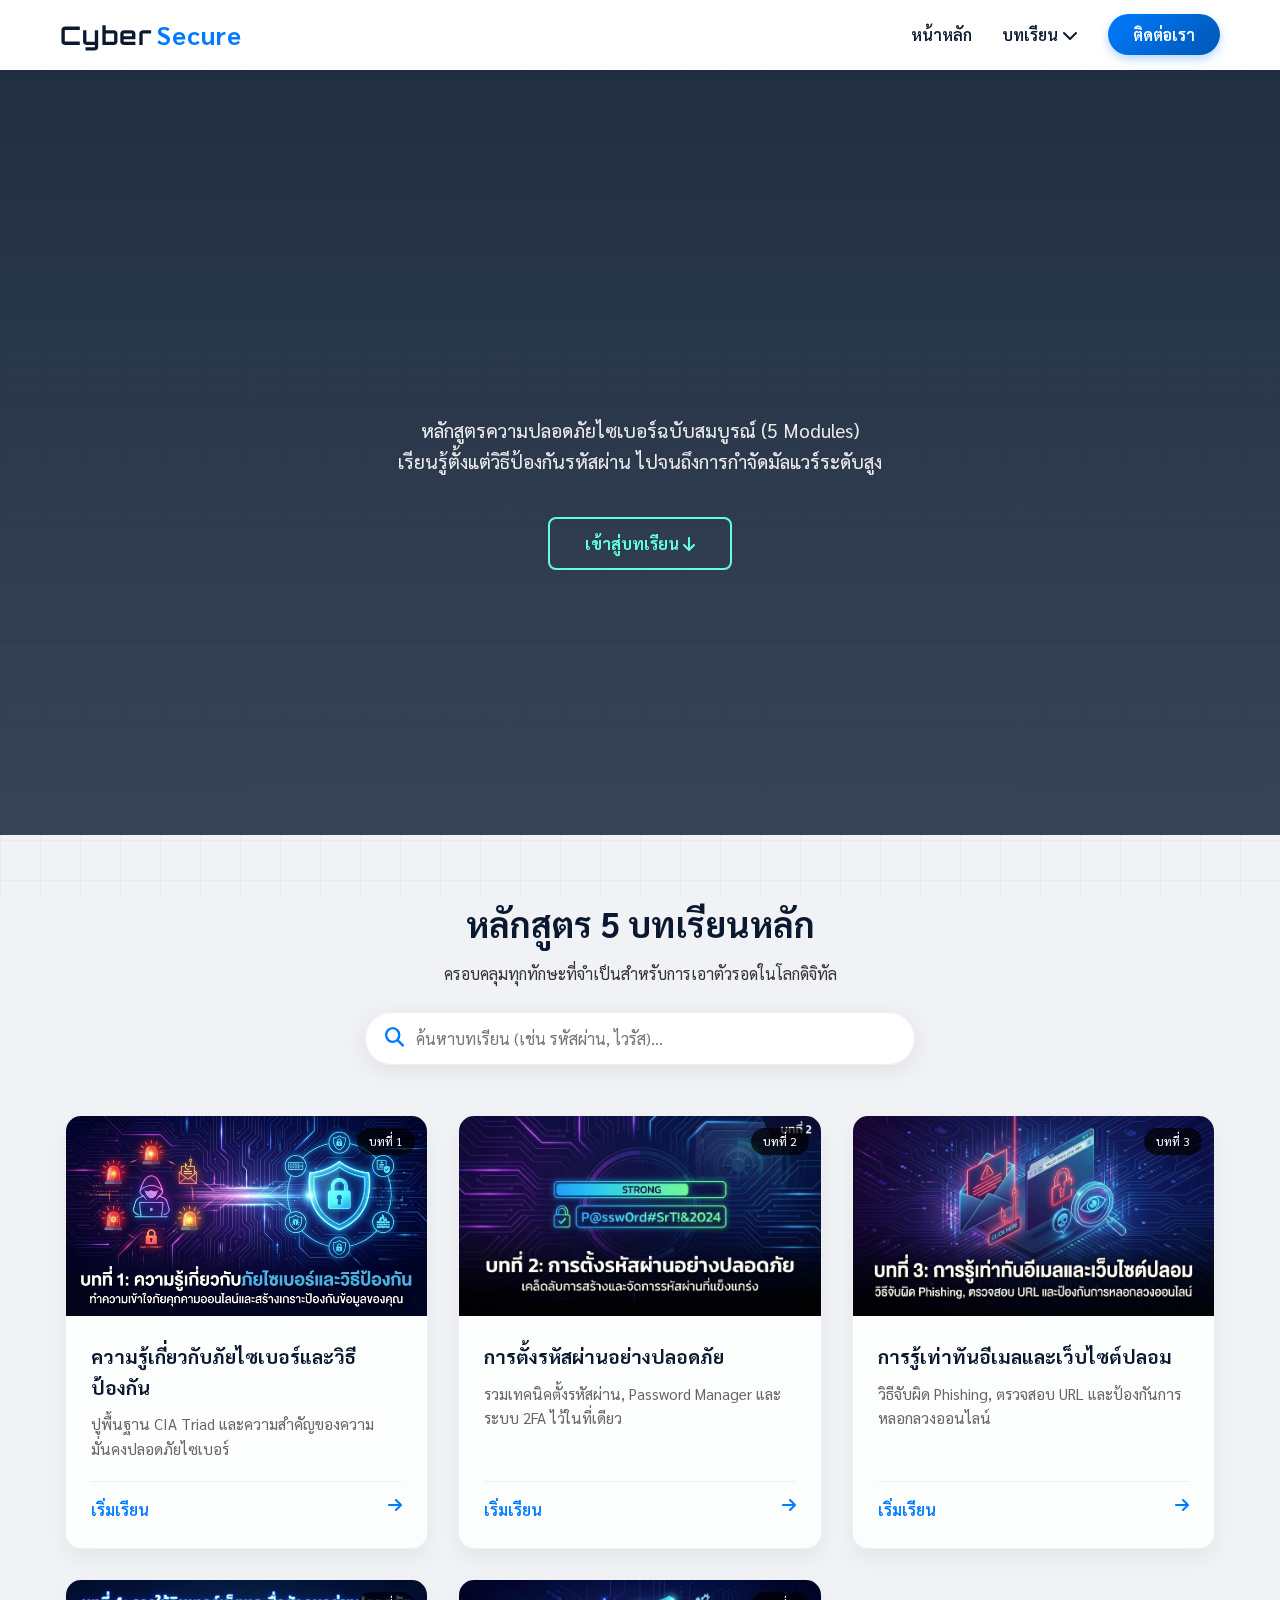
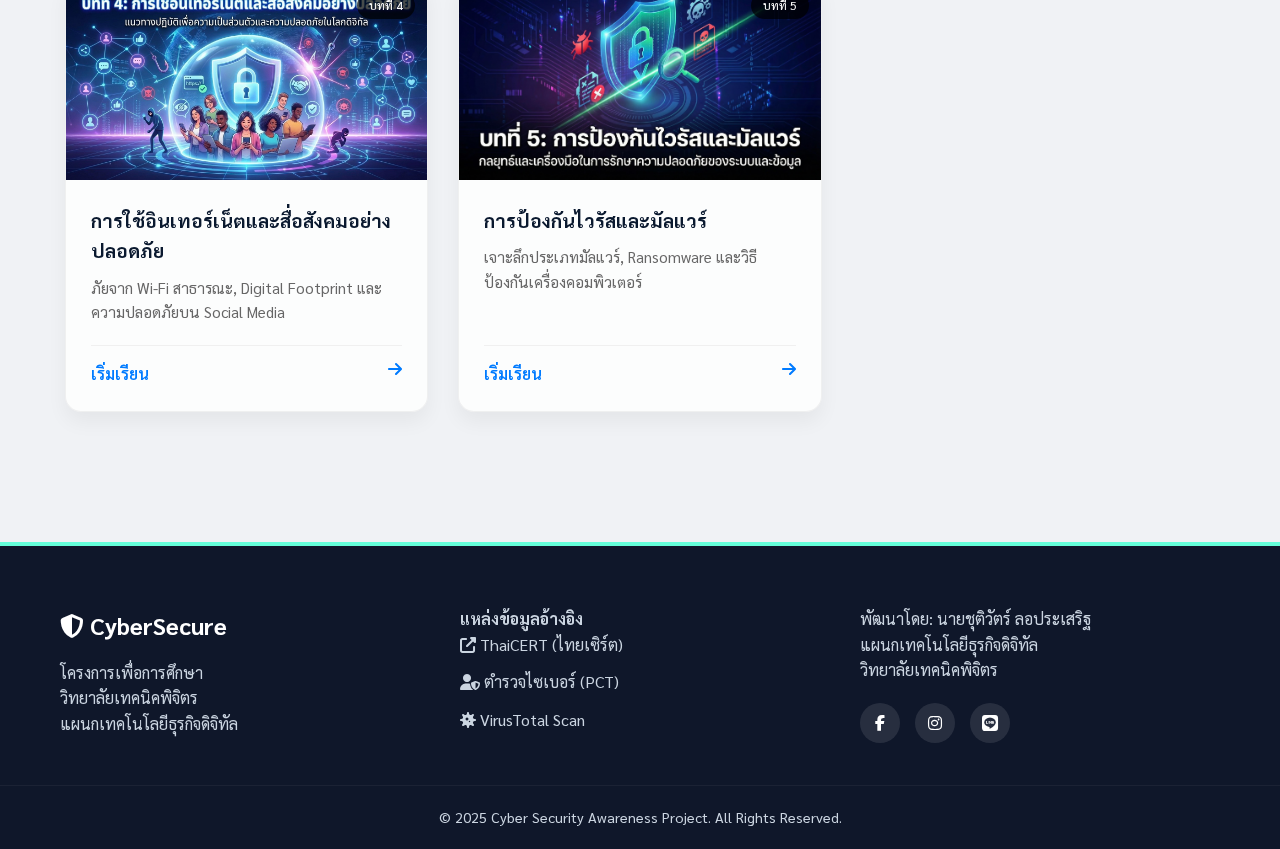
<file: Home/index.html>
<!DOCTYPE html>
<html lang="th">
<head>
    <meta charset="UTF-8">
    <meta name="viewport" content="width=device-width, initial-scale=1.0">
    <title>ศูนย์การเรียนรู้ความปลอดภัยไซเบอร์ - Cyber Security Awareness</title>
  <link href="https://fonts.googleapis.com/css2?family=Sarabun:wght@300;400;500;600;700;800&family=Orbitron:wght@400;500;700;900&display=swap" rel="stylesheet">
    <link rel="stylesheet" href="https://cdnjs.cloudflare.com/ajax/libs/font-awesome/6.4.0/css/all.min.css">
    <link rel="stylesheet" href="style.css">
</head>
<body>

    <header id="main-header">
        <div class="container nav-container">
            <a href="index.html" class="logo glitch-effect">
         Cyber<span>Secure</span>
</a>
            <div class="hamburger" id="hamburger-btn">
                <i class="fas fa-bars"></i>
            </div>
            <nav>
                <ul class="nav-links" id="nav-links">
                    <li><a href="index.html" class="nav-item active">หน้าหลัก</a></li>
                    
                    <li class="dropdown">
                        <a href="#curriculum" class="nav-item dropdown-toggle">
                            บทเรียน <i class="fas fa-chevron-down"></i>
                        </a>
                        <ul class="dropdown-menu">
                            <li><a href="../ความรู้เกี่ยวกับภัยไซเบอร์และวิธีป้องกัน/intro.html">1. ความรู้เกี่ยวกับภัยไซเบอร์และวิธีป้องกัน</a></li>
                            <li><a href="../การตั้งรหัสผ่านอย่างปลอดภัย/index.html">2. การตั้งรหัสผ่านอย่างปลอดภัย</a></li>
                            <li><a href="../การรู้เท่ากันอีเมลและเว็บไซต์ปลอม/index.html">3. การรู้เท่ากันอีเมลและเว็บไซต์ปลอม</a></li>
                            <li><a href="../การใช้อินเทอร์เน็ตและสื่อสังคมอย่างปลอดภัย/index.html">4. การใช้อินเทอร์เน็ตและสื่อสังคมอย่างปลอดภัย</a></li>
                            <li><a href="../การป้องกันไวรัสและมัลแวร์/index.html">5. การป้องกันไวรัสและมัลแวร์</a></li>
                            <li class="divider"></li>
                        </ul>
                    </li>

                    <li><a href="../ติดต่อเรา/index.html" class="btn-contact">ติดต่อเรา</a></li>
                </ul>
            </nav>
        </div>
    </header>

    <section id="home" class="hero">
        <div class="hero-content container">
            <h1>สร้างภูมิคุ้มกันทาง <span>ดิจิทัล</span></h1>
            <p>หลักสูตรความปลอดภัยไซเบอร์ฉบับสมบูรณ์ (5 Modules)<br>เรียนรู้ตั้งแต่วิธีป้องกันรหัสผ่าน ไปจนถึงการกำจัดมัลแวร์ระดับสูง</p>
            <a href="#curriculum" class="btn-primary">เข้าสู่บทเรียน <i class="fas fa-arrow-down"></i></a>
        </div>
    </section>

    <section id="curriculum" class="section-padding">
        <div class="container">
            <div class="section-header">
                <h2>หลักสูตร 5 บทเรียนหลัก</h2>
                <p>ครอบคลุมทุกทักษะที่จำเป็นสำหรับการเอาตัวรอดในโลกดิจิทัล</p>
                <div class="search-box">
                    <i class="fas fa-search"></i>
                    <input type="text" id="searchInput" placeholder="ค้นหาบทเรียน (เช่น รหัสผ่าน, ไวรัส)...">
                </div>
            </div>

            <div class="grid-container">
                
                <a href="../ความรู้เกี่ยวกับภัยไซเบอร์และวิธีป้องกัน/intro.html" class="course-card" data-title="ความรู้พื้นฐาน CIA Triad">
                    <div class="card-image">
                        <img src="1.jpg" alt="Cyber Security Basics">
                        <span class="card-badge">บทที่ 1</span>
                    </div>
                    <div class="card-info">
                        <h4>ความรู้เกี่ยวกับภัยไซเบอร์และวิธีป้องกัน</h4>
                        <p>ปูพื้นฐาน CIA Triad และความสำคัญของความมั่นคงปลอดภัยไซเบอร์</p>
                        <div class="card-footer">
                            <span>เริ่มเรียน</span>
                            <i class="fas fa-arrow-right"></i>
                        </div>
                    </div>
                </a>

                <a href="../การตั้งรหัสผ่านอย่างปลอดภัย/index.html" class="course-card" data-title="รหัสผ่าน Password 2FA">
                    <div class="card-image">
                        <img src="2.jpg" alt="Password Security"> <span class="card-badge">บทที่ 2</span>
                    </div>
                    <div class="card-info">
                        <h4>การตั้งรหัสผ่านอย่างปลอดภัย</h4>
                        <p>รวมเทคนิคตั้งรหัสผ่าน, Password Manager และระบบ 2FA ไว้ในที่เดียว</p>
                        <div class="card-footer">
                            <span>เริ่มเรียน</span>
                            <i class="fas fa-arrow-right"></i>
                        </div>
                    </div>
                </a>

                <a href="../การรู้เท่ากันอีเมลและเว็บไซต์ปลอม/index.html" class="course-card" data-title="Phishing Email Fake Website">
                    <div class="card-image">
                        <img src="3.jpg" alt="Phishing">
                        <span class="card-badge">บทที่ 3</span>
                    </div>
                    <div class="card-info">
                        <h4>การรู้เท่าทันอีเมลและเว็บไซต์ปลอม</h4>
                        <p>วิธีจับผิด Phishing, ตรวจสอบ URL และป้องกันการหลอกลวงออนไลน์</p>
                        <div class="card-footer">
                            <span>เริ่มเรียน</span>
                            <i class="fas fa-arrow-right"></i>
                        </div>
                    </div>
                </a>

                <a href="../การใช้อินเทอร์เน็ตและสื่อสังคมอย่างปลอดภัย/index.html" class="course-card" data-title="Internet Social Media Safety">
                    <div class="card-image">
                        <img src="4.jpg" alt="Internet Safety">
                        <span class="card-badge">บทที่ 4</span>
                    </div>
                    <div class="card-info">
                        <h4>การใช้อินเทอร์เน็ตและสื่อสังคมอย่างปลอดภัย</h4>
                        <p>ภัยจาก Wi-Fi สาธารณะ, Digital Footprint และความปลอดภัยบน Social Media</p>
                        <div class="card-footer">
                            <span>เริ่มเรียน</span>
                            <i class="fas fa-arrow-right"></i>
                        </div>
                    </div>
                </a>

                <a href="../การป้องกันไวรัสและมัลแวร์/index.html" class="course-card" data-title="Malware Virus Ransomware">
                    <div class="card-image">
                        <img src="5.jpg" alt="Malware Defense">
                        <span class="card-badge">บทที่ 5</span>
                    </div>
                    <div class="card-info">
                        <h4>การป้องกันไวรัสและมัลแวร์</h4>
                        <p>เจาะลึกประเภทมัลแวร์, Ransomware และวิธีป้องกันเครื่องคอมพิวเตอร์</p>
                        <div class="card-footer">
                            <span>เริ่มเรียน</span>
                            <i class="fas fa-arrow-right"></i>
                        </div>
                    </div>
                </a>

            </div>
        </div>
    </section>

   <footer>
        <div class="container footer-content">
            
            <div class="footer-left">
                <div class="footer-logo">
                    <i class="fas fa-shield-alt"></i> Cyber<span>Secure</span>
                </div>
                <p class="project-name">โครงการเพื่อการศึกษา</p>
                 <p class="project-name">วิทยาลัยเทคนิคพิจิตร</p>
                <p class="project-name">แผนกเทคโนโลยีธุรกิจดิจิทัล</p>
            </div>

            <div class="footer-center">
                <h4>แหล่งข้อมูลอ้างอิง</h4>
                <ul class="footer-links">
                    <li><a href="https://www.thaicert.or.th/" target="_blank"><i class="fas fa-external-link-alt"></i> ThaiCERT (ไทยเซิร์ต)</a></li>
                    <li><a href="https://www.thaipoliceonline.go.th/" target="_blank"><i class="fas fa-user-shield"></i> ตำรวจไซเบอร์ (PCT)</a></li>
                    <li><a href="https://www.virustotal.com/" target="_blank"><i class="fas fa-virus"></i> VirusTotal Scan</a></li>
                </ul>
            </div>

            <div class="footer-right">
                <p class="dev-name">พัฒนาโดย: นายชุติวัตร์ ลอประเสริฐ<br>แผนกเทคโนโลยีธุรกิจดิจิทัล<br>วิทยาลัยเทคนิคพิจิตร</p>
                <div class="footer-socials">
                    <a href="https://www.facebook.com/chutiwat.i.408598?locale=th_TH" target="_blank" class="f-icon fb">
                        <i class="fab fa-facebook-f"></i>
                    </a>
                    <a href="https://www.instagram.com/chutiwat_7/" target="_blank" class="f-icon ig">
                        <i class="fab fa-instagram"></i>
                    </a>
                    <a href="https://line.me/ti/p/38q3GaZZKs" target="_blank" class="f-icon line">
                        <i class="fab fa-line"></i>
                    </a>
                </div>
            </div>

        </div>
        
        <div class="copyright-bar">
            <p>&copy; 2025 Cyber Security Awareness Project. All Rights Reserved.</p>
        </div>
    </footer>

    <script src="script.js"></script>
</body>
</html>
</file>
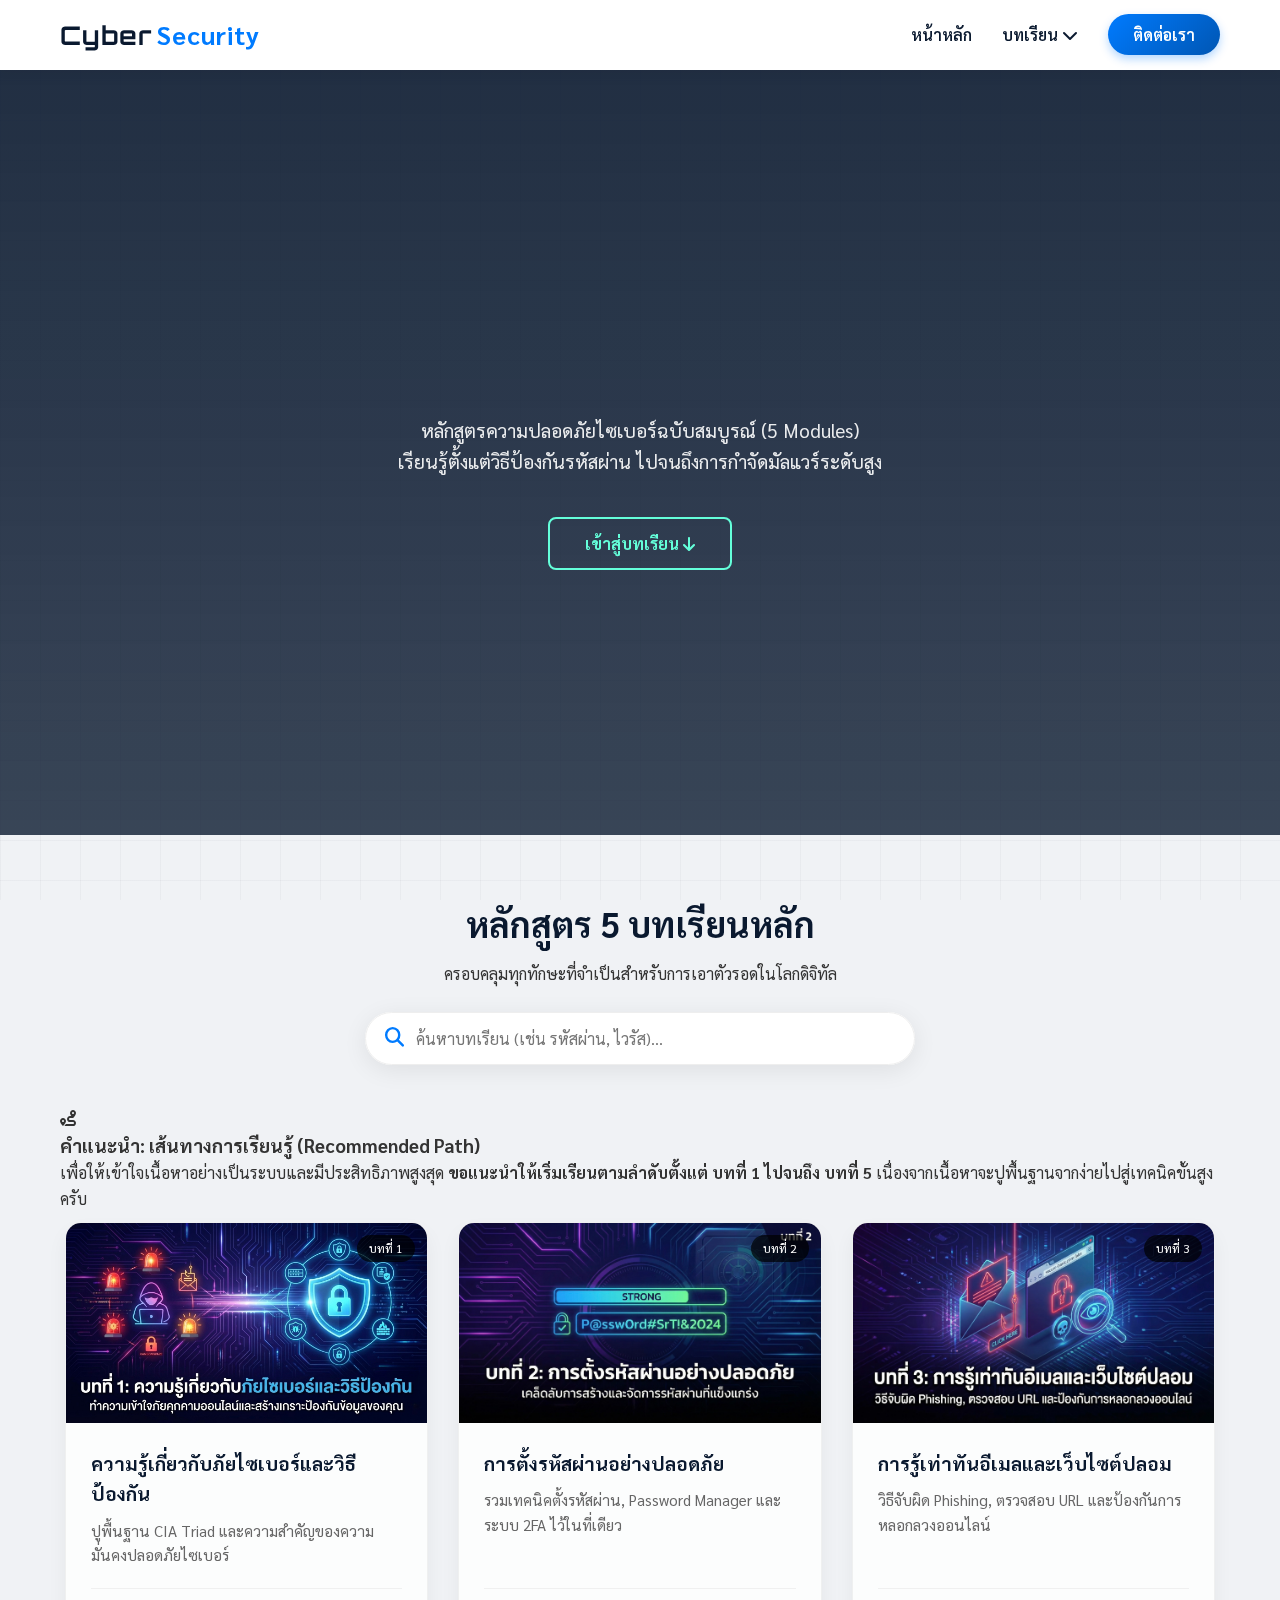
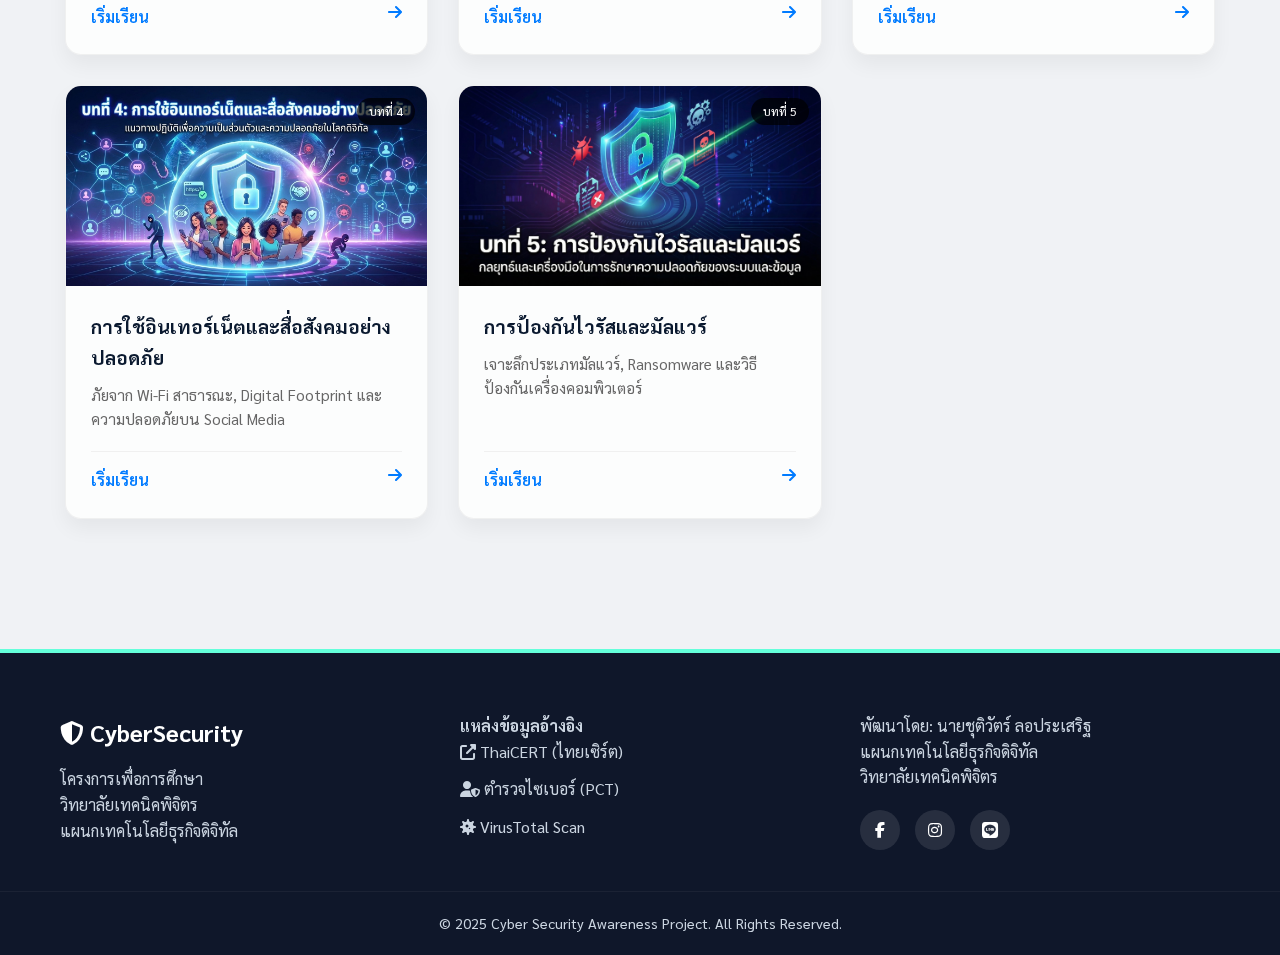
<file: home/index.html>
<!DOCTYPE html>
<html lang="th">
<head>
    <meta charset="UTF-8">
    <meta name="viewport" content="width=device-width, initial-scale=1.0">
    <title>ศูนย์การเรียนรู้ความปลอดภัยไซเบอร์ - Cyber Security Awareness</title>
  <link href="https://fonts.googleapis.com/css2?family=Sarabun:wght@300;400;500;600;700;800&family=Orbitron:wght@400;500;700;900&display=swap" rel="stylesheet">
    <link rel="stylesheet" href="https://cdnjs.cloudflare.com/ajax/libs/font-awesome/6.4.0/css/all.min.css">
    <link rel="stylesheet" href="style.css">
</head>
<body>

    <header id="main-header">
        <div class="container nav-container">
            <a href="index.html" class="logo glitch-effect">
         Cyber<span>Security</span>
</a>
            <div class="hamburger" id="hamburger-btn">
                <i class="fas fa-bars"></i>
            </div>
            <nav>
                <ul class="nav-links" id="nav-links">
                    <li><a href="index.html" class="nav-item active">หน้าหลัก</a></li>
                    
                    <li class="dropdown">
                        <a href="#curriculum" class="nav-item dropdown-toggle">
                            บทเรียน <i class="fas fa-chevron-down"></i>
                        </a>
                        <ul class="dropdown-menu">
                            <li><a href="../ความรู้เกี่ยวกับภัยไซเบอร์และวิธีป้องกัน/intro.html">บทที่ 1. ความรู้เกี่ยวกับภัยไซเบอร์และวิธีป้องกัน</a></li>
                            <li><a href="../การตั้งรหัสผ่านอย่างปลอดภัย/index.html">บทที่ 2. การตั้งรหัสผ่านอย่างปลอดภัย</a></li>
                            <li><a href="../การรู้เท่ากันอีเมลและเว็บไซต์ปลอม/index.html">บทที่ 3. การรู้เท่ากันอีเมลและเว็บไซต์ปลอม</a></li>
                            <li><a href="../การใช้อินเทอร์เน็ตและสื่อสังคมอย่างปลอดภัย/index.html">บทที่ 4. การใช้อินเทอร์เน็ตและสื่อสังคมอย่างปลอดภัย</a></li>
                            <li><a href="../การป้องกันไวรัสและมัลแวร์/index.html">บทที่ 5. การป้องกันไวรัสและมัลแวร์</a></li>
                            <li class="divider"></li>
                        </ul>
                    </li>

                    <li><a href="../ติดต่อเรา/index.html" class="btn-contact">ติดต่อเรา</a></li>
                </ul>
            </nav>
        </div>
    </header>

    <section id="home" class="hero">
        <div class="hero-content container">
            <h1>สร้างภูมิคุ้มกันทาง <span>ดิจิทัล</span></h1>
            <p>หลักสูตรความปลอดภัยไซเบอร์ฉบับสมบูรณ์ (5 Modules)<br>เรียนรู้ตั้งแต่วิธีป้องกันรหัสผ่าน ไปจนถึงการกำจัดมัลแวร์ระดับสูง</p>
            <a href="#curriculum" class="btn-primary">เข้าสู่บทเรียน <i class="fas fa-arrow-down"></i></a>
        </div>
    </section>

    <section id="curriculum" class="section-padding">
        <div class="container">
            <div class="section-header">
                <h2>หลักสูตร 5 บทเรียนหลัก</h2>
                <p>ครอบคลุมทุกทักษะที่จำเป็นสำหรับการเอาตัวรอดในโลกดิจิทัล</p>
                <div class="search-box">
                    <i class="fas fa-search"></i>
                    <input type="text" id="searchInput" placeholder="ค้นหาบทเรียน (เช่น รหัสผ่าน, ไวรัส)...">
                </div>
            </div>
<div class="learning-path-alert">
                <div class="alert-icon">
                    <i class="fas fa-route"></i>
                </div>
                <div class="alert-content">
                    <h3>คำแนะนำ: เส้นทางการเรียนรู้ (Recommended Path)</h3>
                    <p>
                        เพื่อให้เข้าใจเนื้อหาอย่างเป็นระบบและมีประสิทธิภาพสูงสุด 
                        <strong>ขอแนะนำให้เริ่มเรียนตามลำดับตั้งแต่ <span class="highlight">บทที่ 1</span> ไปจนถึง <span class="highlight">บทที่ 5</span></strong> 
                        เนื่องจากเนื้อหาจะปูพื้นฐานจากง่ายไปสู่เทคนิคขั้นสูงครับ
                    </p>
                </div>
            </div>
            <div class="grid-container">
                
                <a href="../ความรู้เกี่ยวกับภัยไซเบอร์และวิธีป้องกัน/intro.html" class="course-card" data-title="ความรู้พื้นฐาน CIA Triad">
                    <div class="card-image">
                        <img src="1.jpg" alt="Cyber Security Basics">
                        <span class="card-badge">บทที่ 1</span>
                    </div>
                    <div class="card-info">
                        <h4>ความรู้เกี่ยวกับภัยไซเบอร์และวิธีป้องกัน</h4>
                        <p>ปูพื้นฐาน CIA Triad และความสำคัญของความมั่นคงปลอดภัยไซเบอร์</p>
                        <div class="card-footer">
                            <span>เริ่มเรียน</span>
                            <i class="fas fa-arrow-right"></i>
                        </div>
                    </div>
                </a>

                <a href="../การตั้งรหัสผ่านอย่างปลอดภัย/index.html" class="course-card" data-title="รหัสผ่าน Password 2FA">
                    <div class="card-image">
                        <img src="2.jpg" alt="Password Security"> <span class="card-badge">บทที่ 2</span>
                    </div>
                    <div class="card-info">
                        <h4>การตั้งรหัสผ่านอย่างปลอดภัย</h4>
                        <p>รวมเทคนิคตั้งรหัสผ่าน, Password Manager และระบบ 2FA ไว้ในที่เดียว</p>
                        <div class="card-footer">
                            <span>เริ่มเรียน</span>
                            <i class="fas fa-arrow-right"></i>
                        </div>
                    </div>
                </a>

                <a href="../การรู้เท่ากันอีเมลและเว็บไซต์ปลอม/index.html" class="course-card" data-title="Phishing Email Fake Website">
                    <div class="card-image">
                        <img src="3.jpg" alt="Phishing">
                        <span class="card-badge">บทที่ 3</span>
                    </div>
                    <div class="card-info">
                        <h4>การรู้เท่าทันอีเมลและเว็บไซต์ปลอม</h4>
                        <p>วิธีจับผิด Phishing, ตรวจสอบ URL และป้องกันการหลอกลวงออนไลน์</p>
                        <div class="card-footer">
                            <span>เริ่มเรียน</span>
                            <i class="fas fa-arrow-right"></i>
                        </div>
                    </div>
                </a>

                <a href="../การใช้อินเทอร์เน็ตและสื่อสังคมอย่างปลอดภัย/index.html" class="course-card" data-title="Internet Social Media Safety">
                    <div class="card-image">
                        <img src="4.jpg" alt="Internet Safety">
                        <span class="card-badge">บทที่ 4</span>
                    </div>
                    <div class="card-info">
                        <h4>การใช้อินเทอร์เน็ตและสื่อสังคมอย่างปลอดภัย</h4>
                        <p>ภัยจาก Wi-Fi สาธารณะ, Digital Footprint และความปลอดภัยบน Social Media</p>
                        <div class="card-footer">
                            <span>เริ่มเรียน</span>
                            <i class="fas fa-arrow-right"></i>
                        </div>
                    </div>
                </a>

                <a href="../การป้องกันไวรัสและมัลแวร์/index.html" class="course-card" data-title="Malware Virus Ransomware">
                    <div class="card-image">
                        <img src="5.jpg" alt="Malware Defense">
                        <span class="card-badge">บทที่ 5</span>
                    </div>
                    <div class="card-info">
                        <h4>การป้องกันไวรัสและมัลแวร์</h4>
                        <p>เจาะลึกประเภทมัลแวร์, Ransomware และวิธีป้องกันเครื่องคอมพิวเตอร์</p>
                        <div class="card-footer">
                            <span>เริ่มเรียน</span>
                            <i class="fas fa-arrow-right"></i>
                        </div>
                    </div>
                </a>

            </div>
        </div>
    </section>

   <footer>
        <div class="container footer-content">
            
            <div class="footer-left">
                <div class="footer-logo">
                    <i class="fas fa-shield-alt"></i> Cyber<span>Security</span>
                </div>
                <p class="project-name">โครงการเพื่อการศึกษา</p>
                 <p class="project-name">วิทยาลัยเทคนิคพิจิตร</p>
                <p class="project-name">แผนกเทคโนโลยีธุรกิจดิจิทัล</p>
            </div>

            <div class="footer-center">
                <h4>แหล่งข้อมูลอ้างอิง</h4>
                <ul class="footer-links">
                    <li><a href="https://www.thaicert.or.th/" target="_blank"><i class="fas fa-external-link-alt"></i> ThaiCERT (ไทยเซิร์ต)</a></li>
                    <li><a href="https://www.thaipoliceonline.go.th/" target="_blank"><i class="fas fa-user-shield"></i> ตำรวจไซเบอร์ (PCT)</a></li>
                    <li><a href="https://www.virustotal.com/" target="_blank"><i class="fas fa-virus"></i> VirusTotal Scan</a></li>
                </ul>
            </div>

            <div class="footer-right">
                <p class="dev-name">พัฒนาโดย: นายชุติวัตร์ ลอประเสริฐ<br>แผนกเทคโนโลยีธุรกิจดิจิทัล<br>วิทยาลัยเทคนิคพิจิตร</p>
                <div class="footer-socials">
                    <a href="https://www.facebook.com/chutiwat.i.408598?locale=th_TH" target="_blank" class="f-icon fb">
                        <i class="fab fa-facebook-f"></i>
                    </a>
                    <a href="https://www.instagram.com/chutiwat_7/" target="_blank" class="f-icon ig">
                        <i class="fab fa-instagram"></i>
                    </a>
                    <a href="https://line.me/ti/p/38q3GaZZKs" target="_blank" class="f-icon line">
                        <i class="fab fa-line"></i>
                    </a>
                </div>
            </div>

        </div>
        
        <div class="copyright-bar">
            <p>&copy; 2025 Cyber Security Awareness Project. All Rights Reserved.</p>
        </div>
    </footer>

    <script src="script.js"></script>
</body>
</html>
</file>
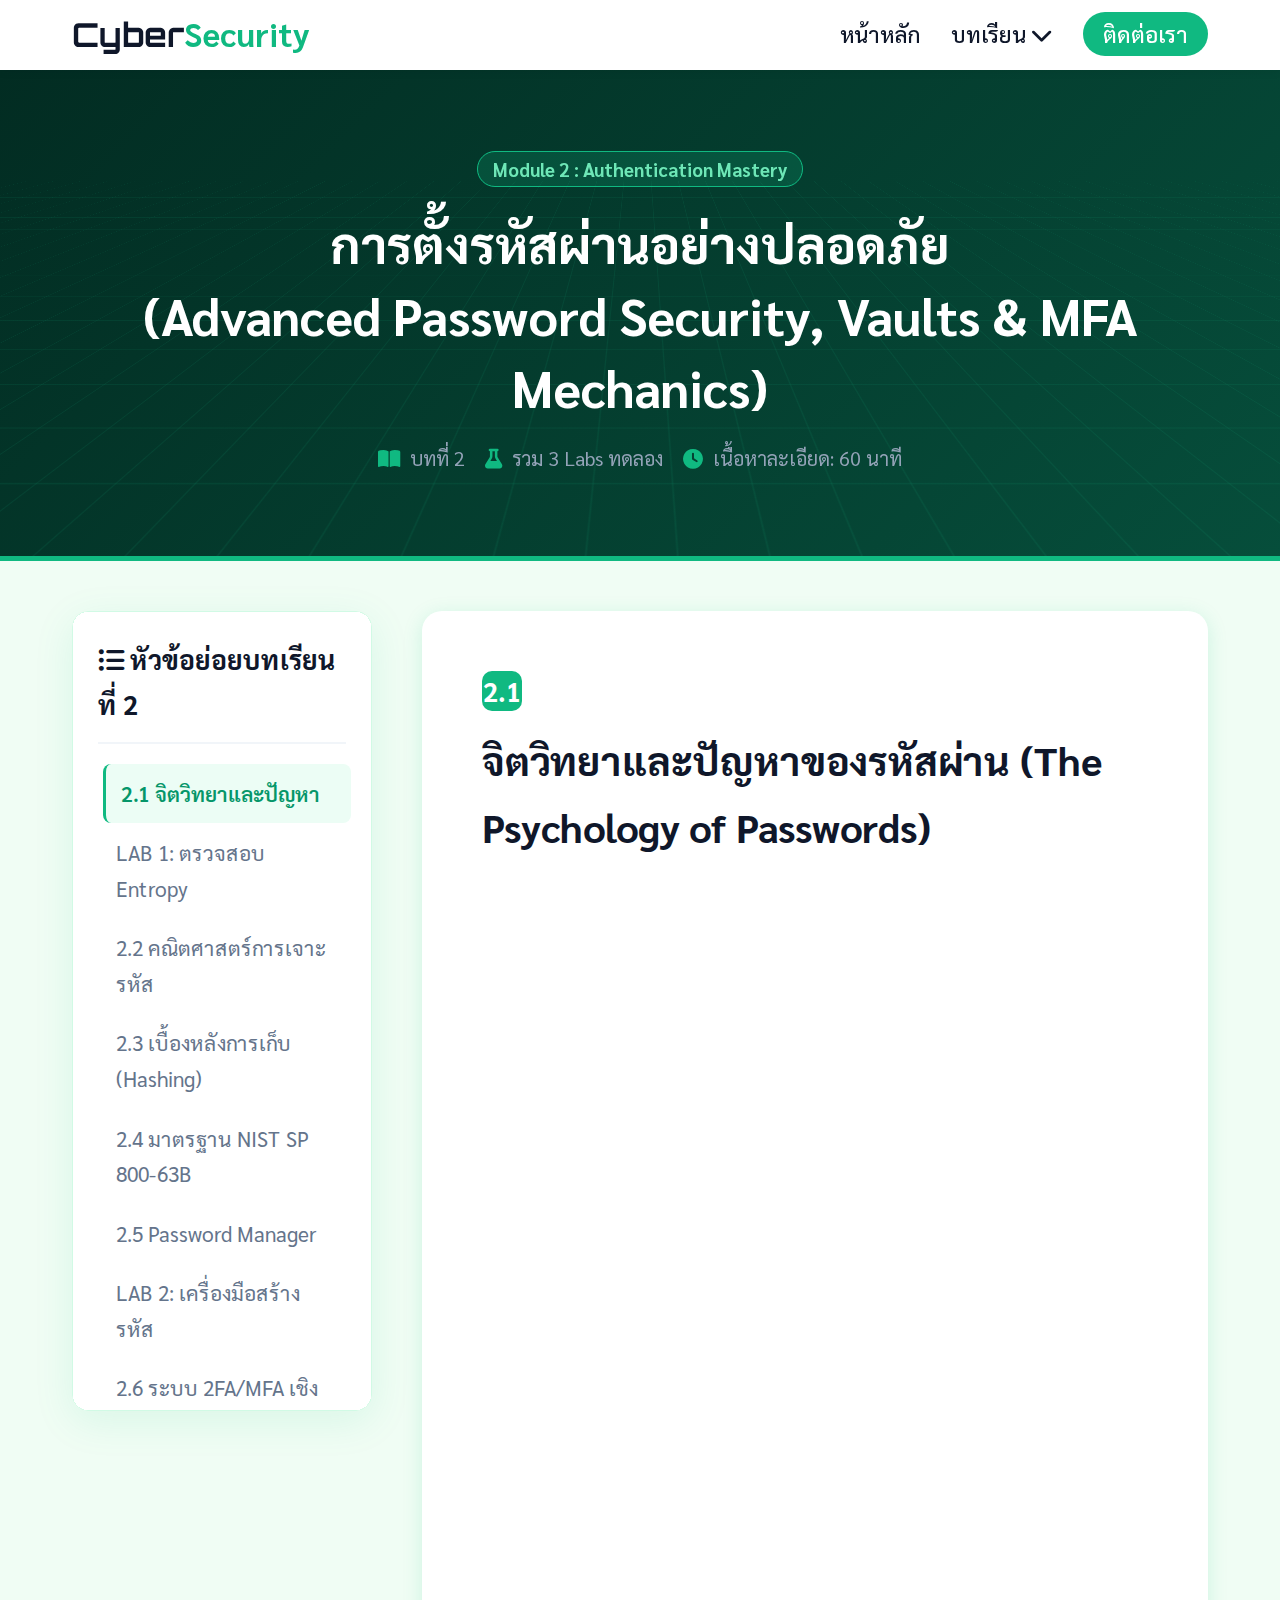
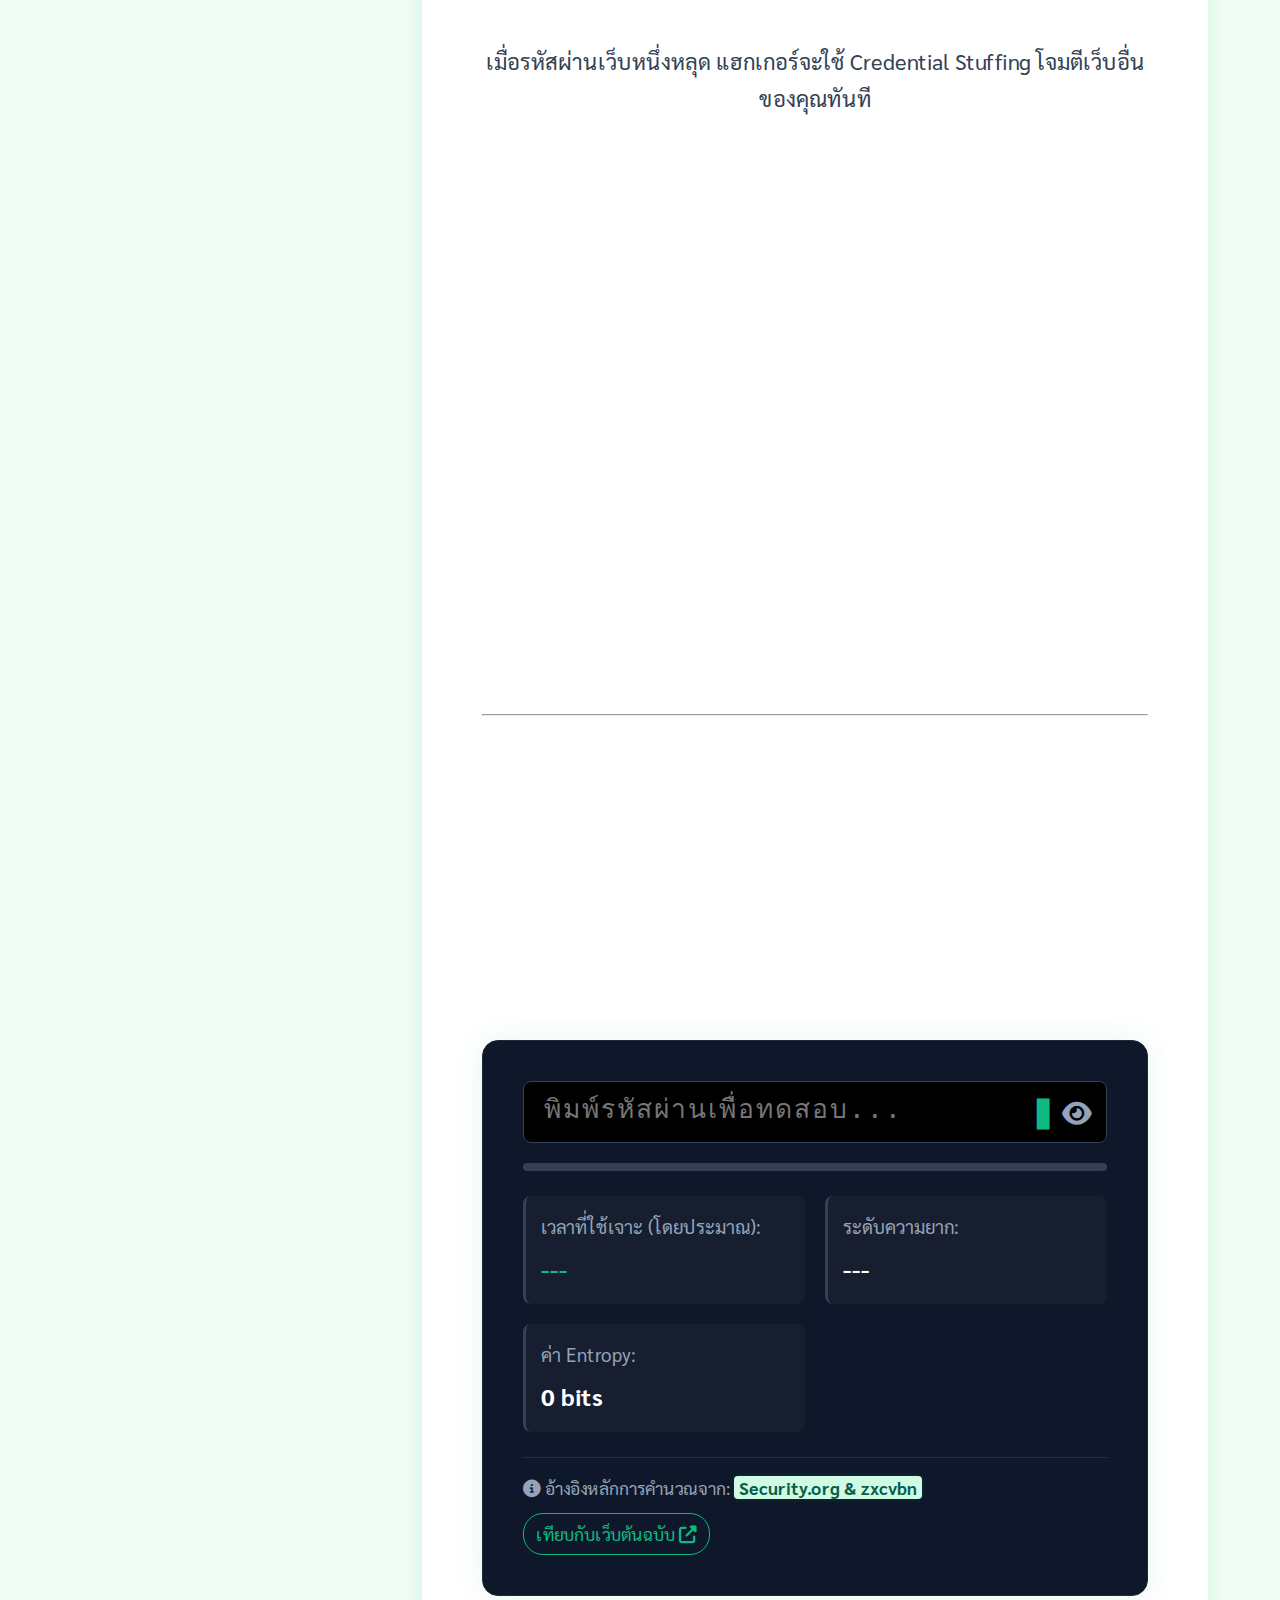
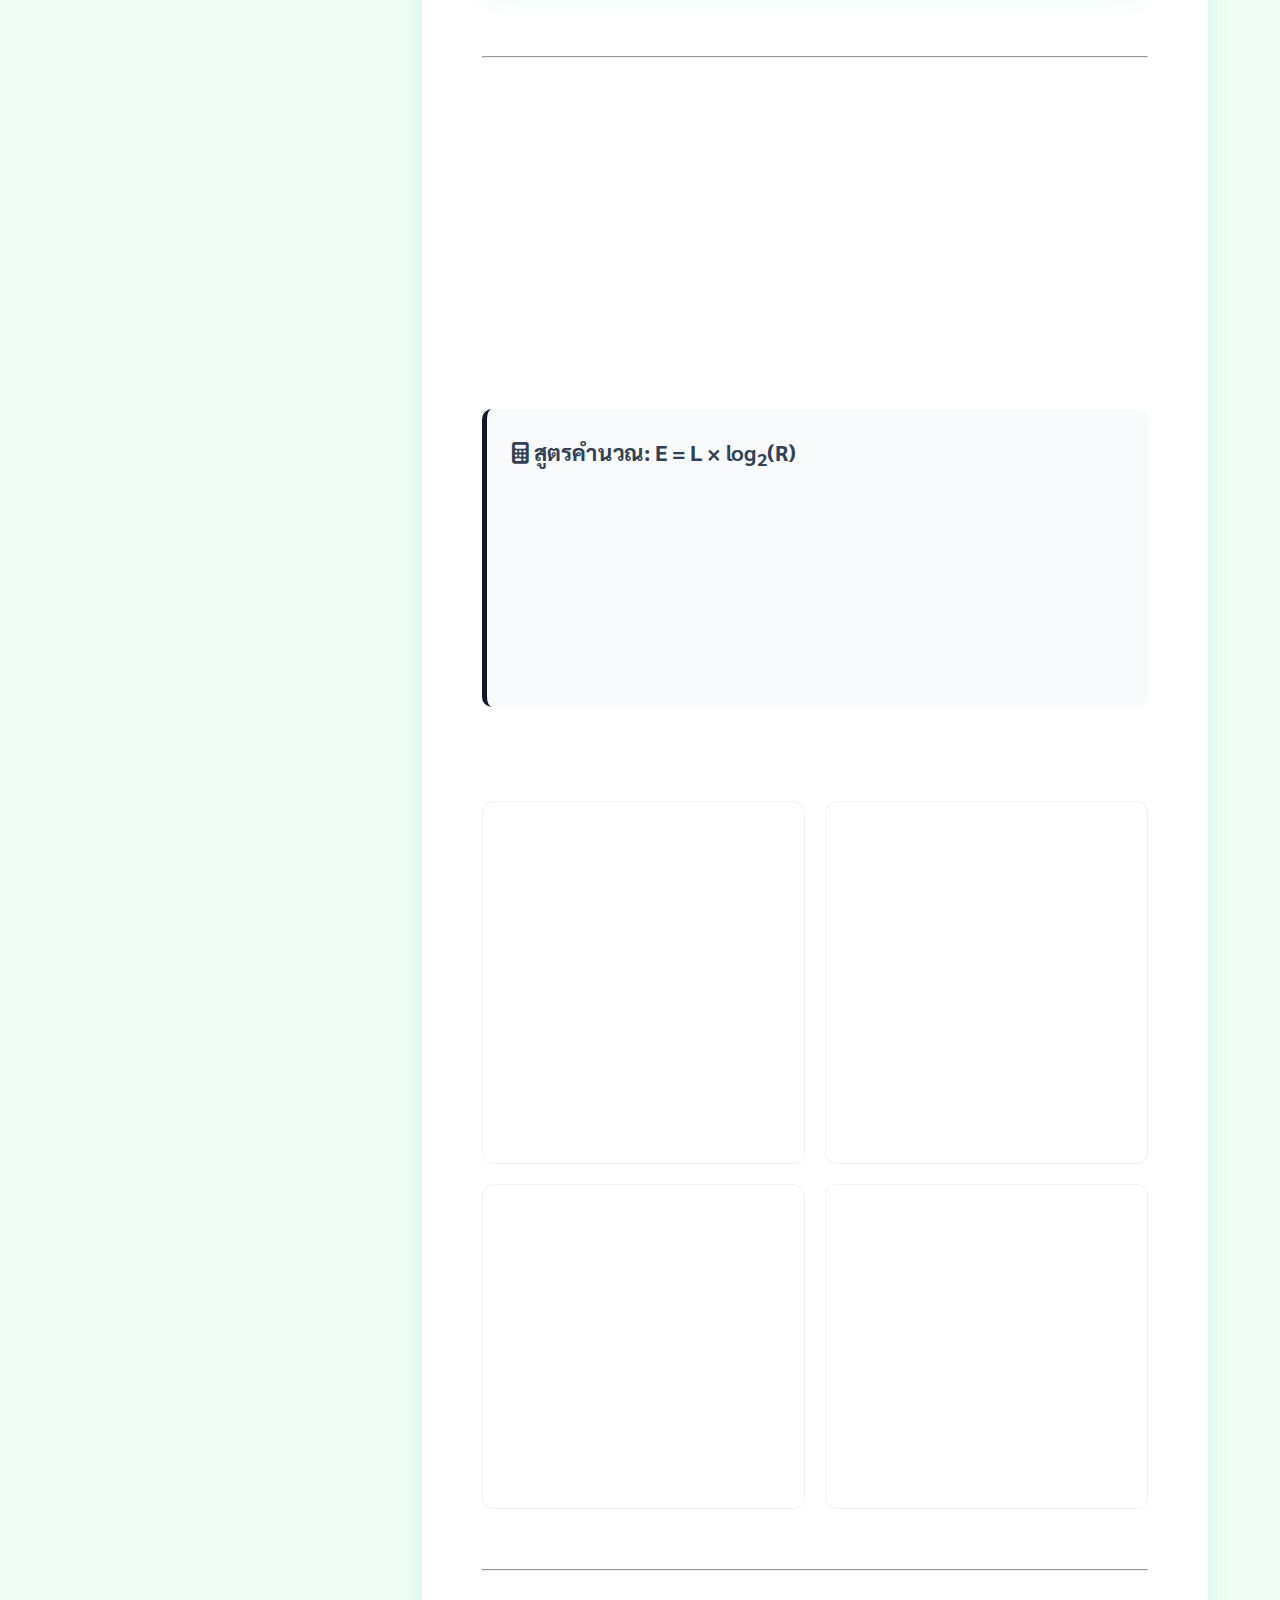
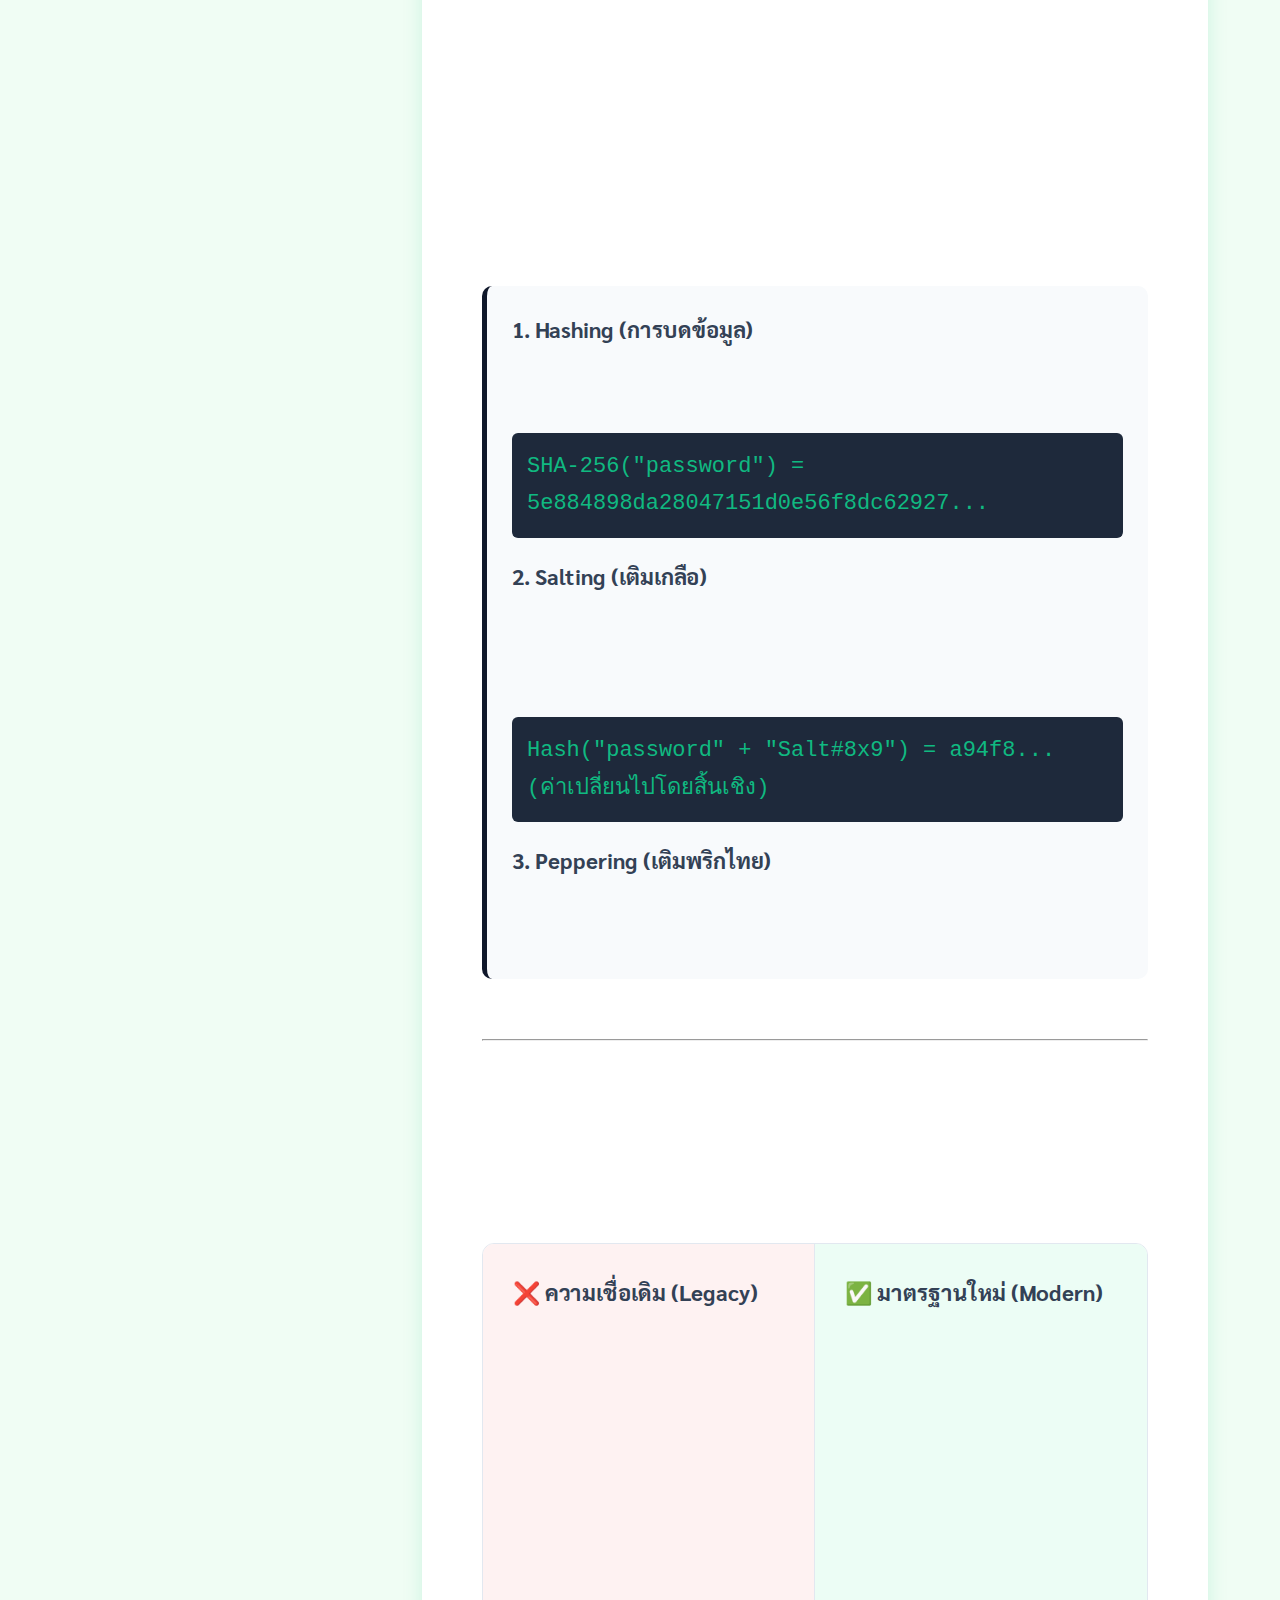
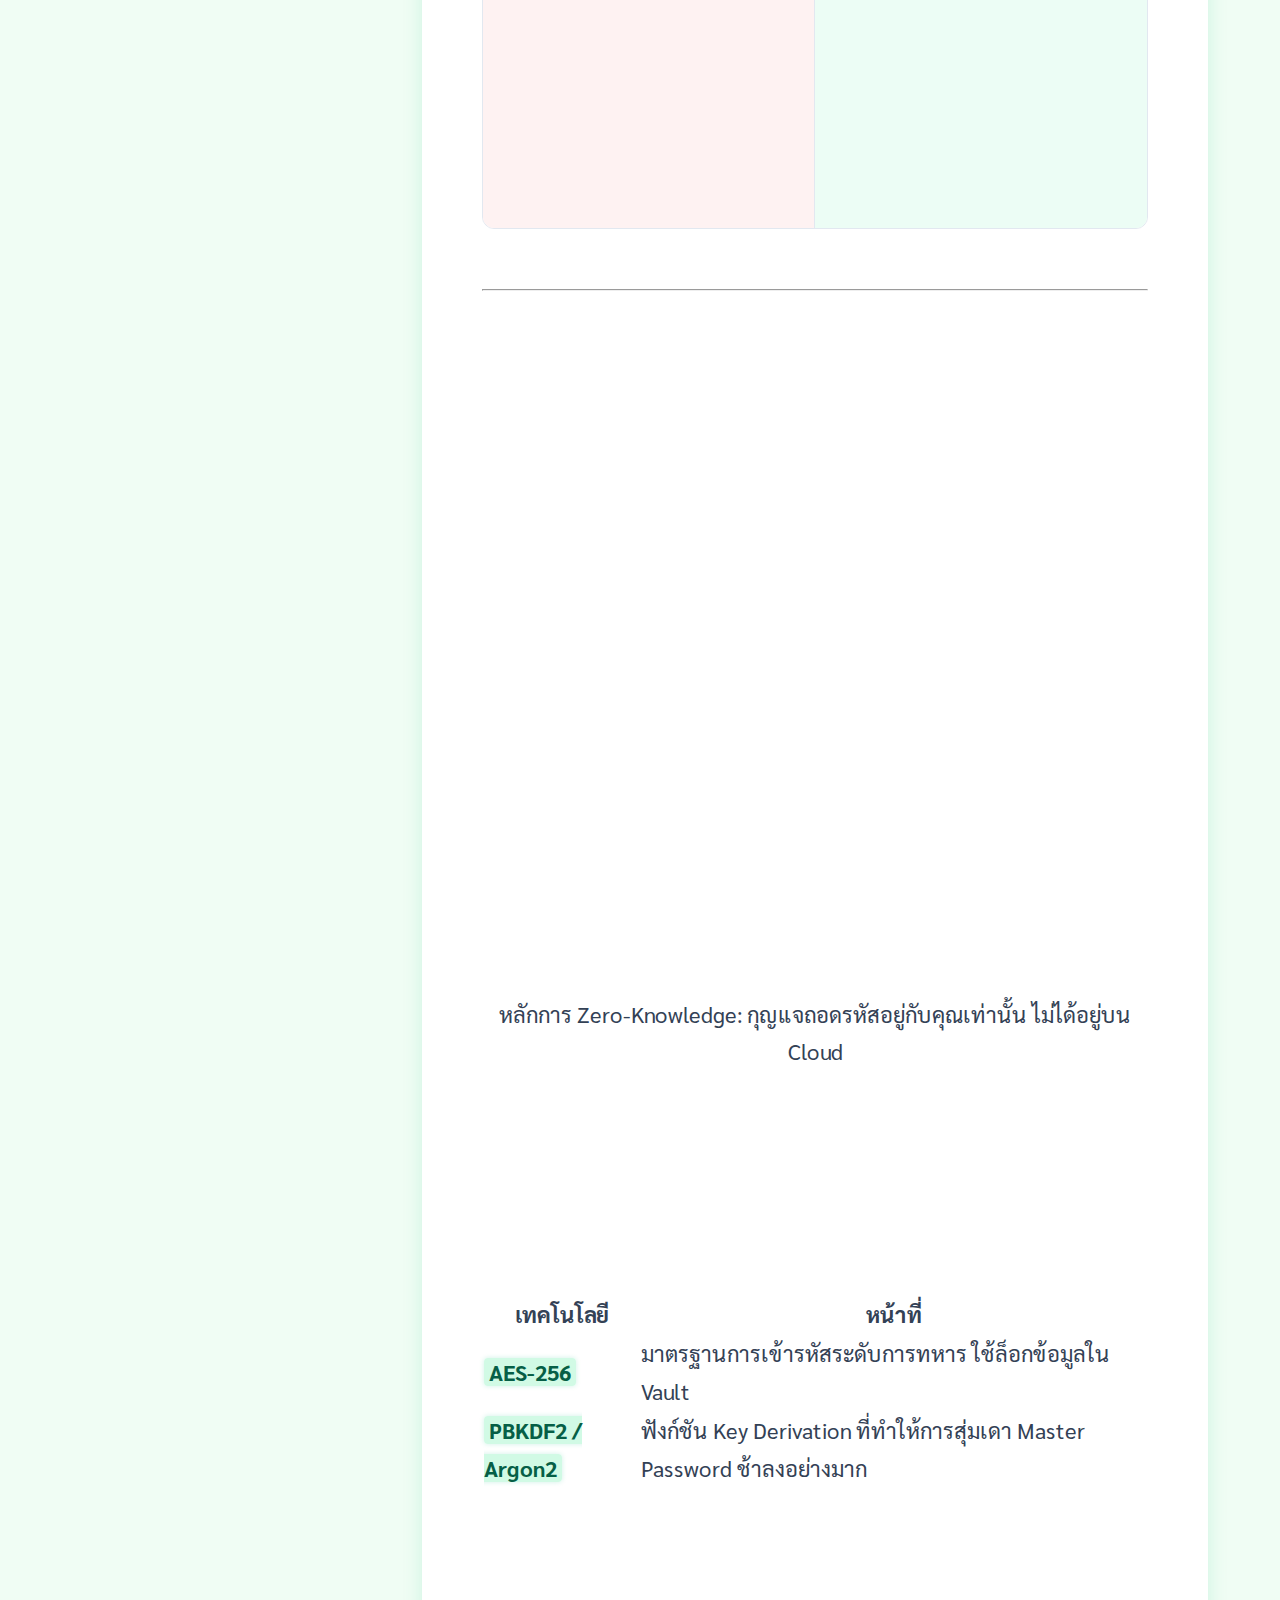
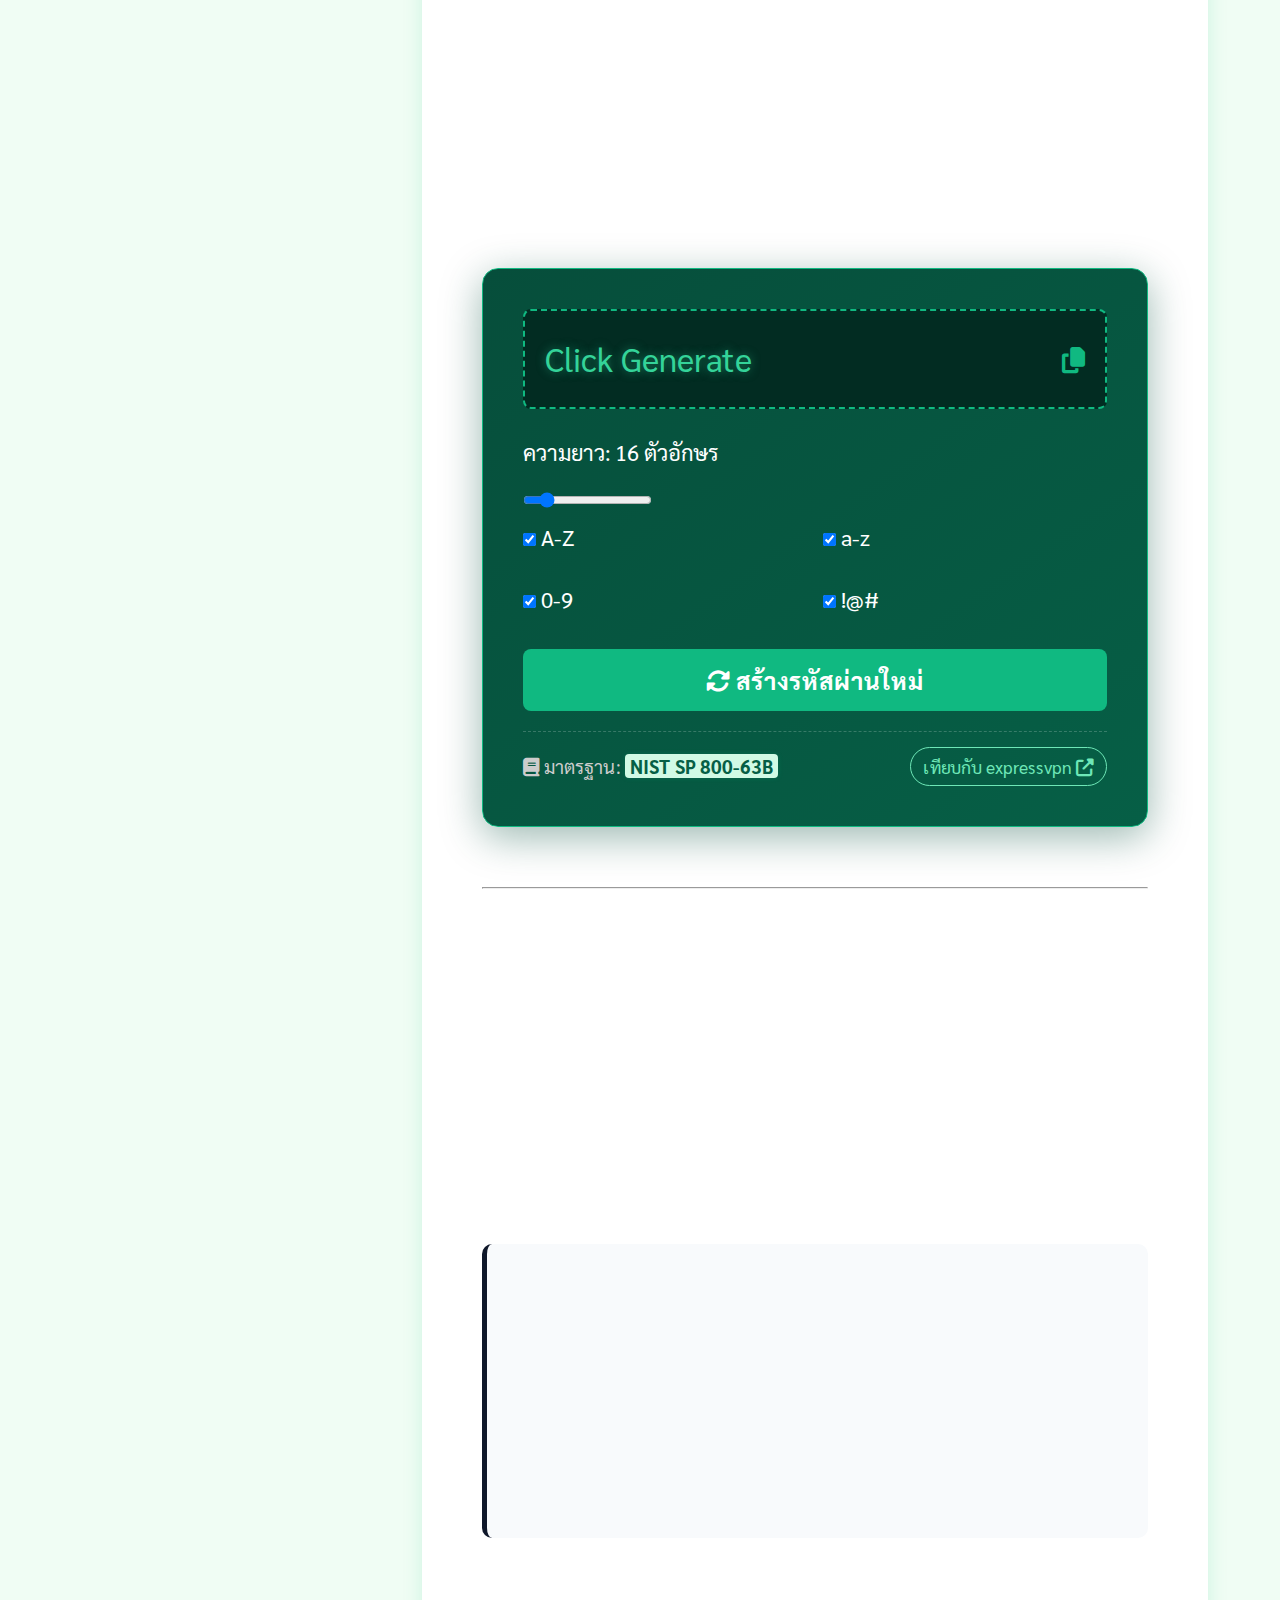
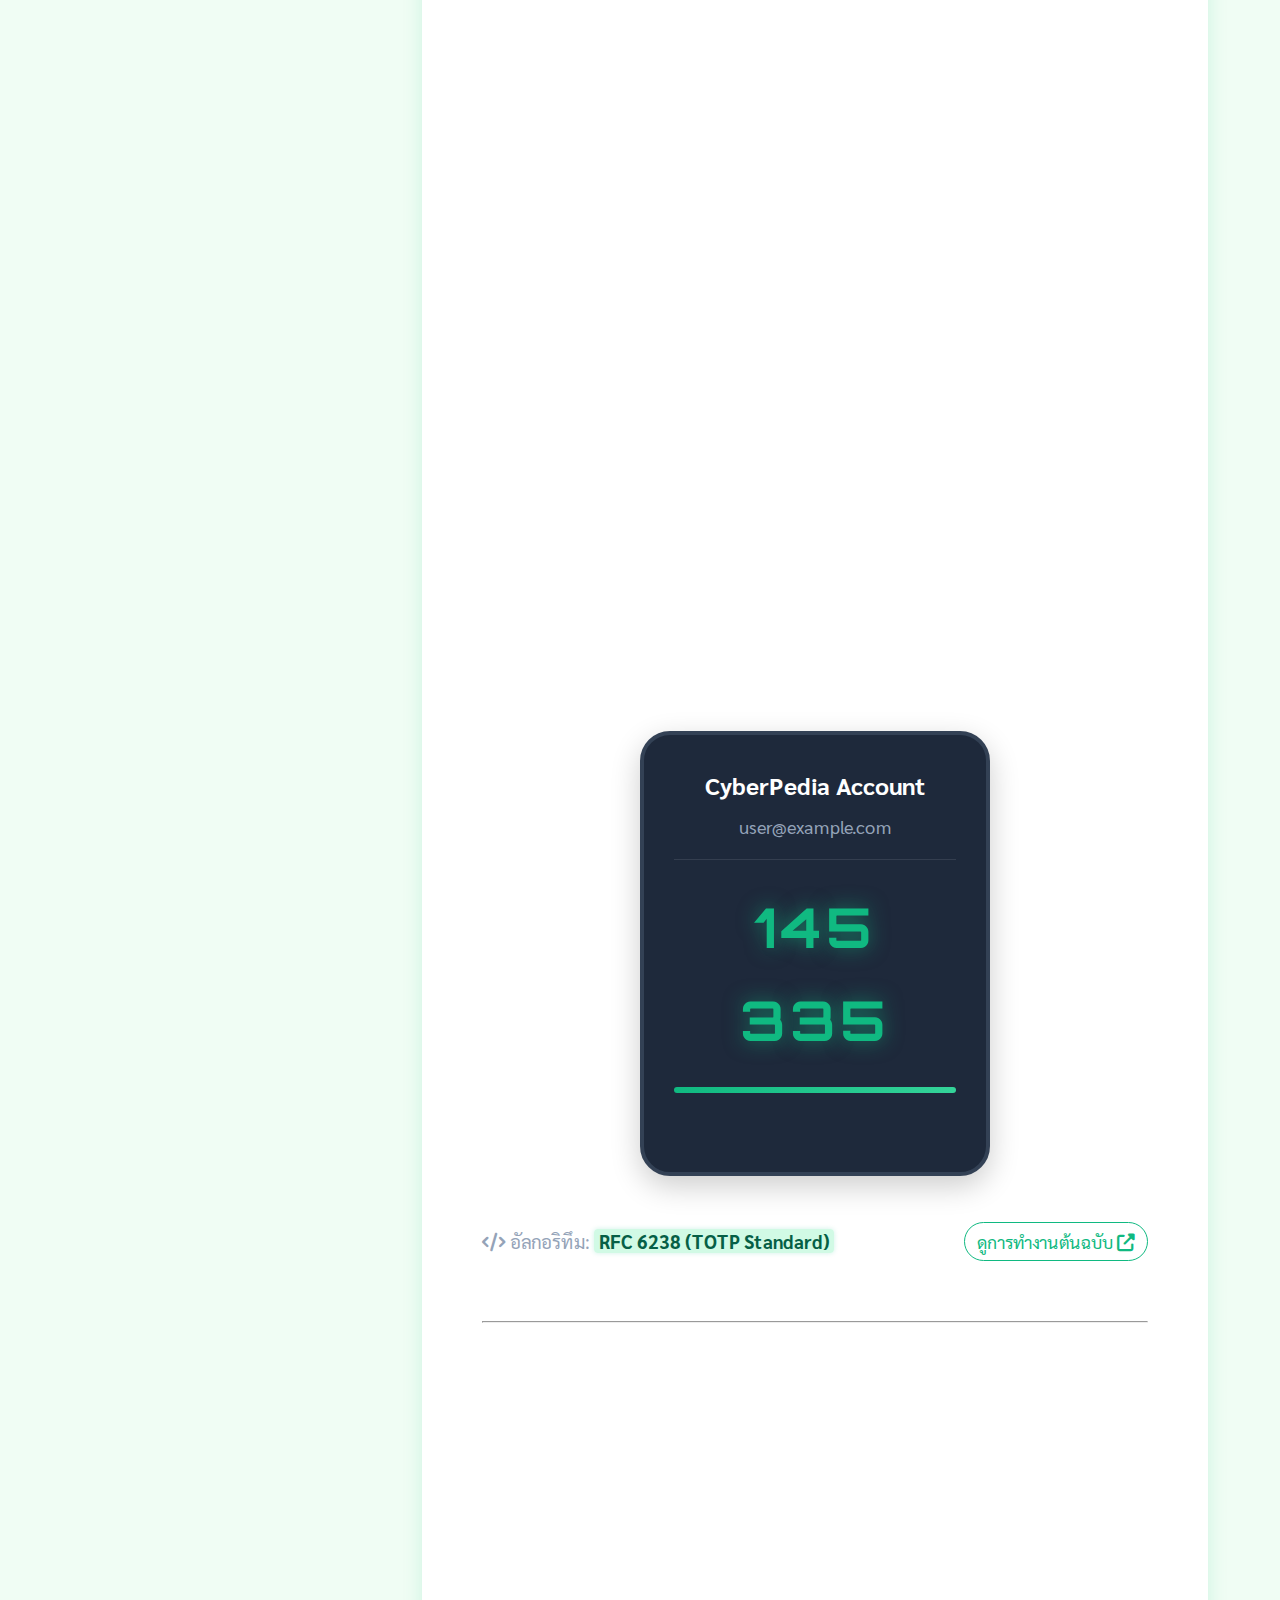
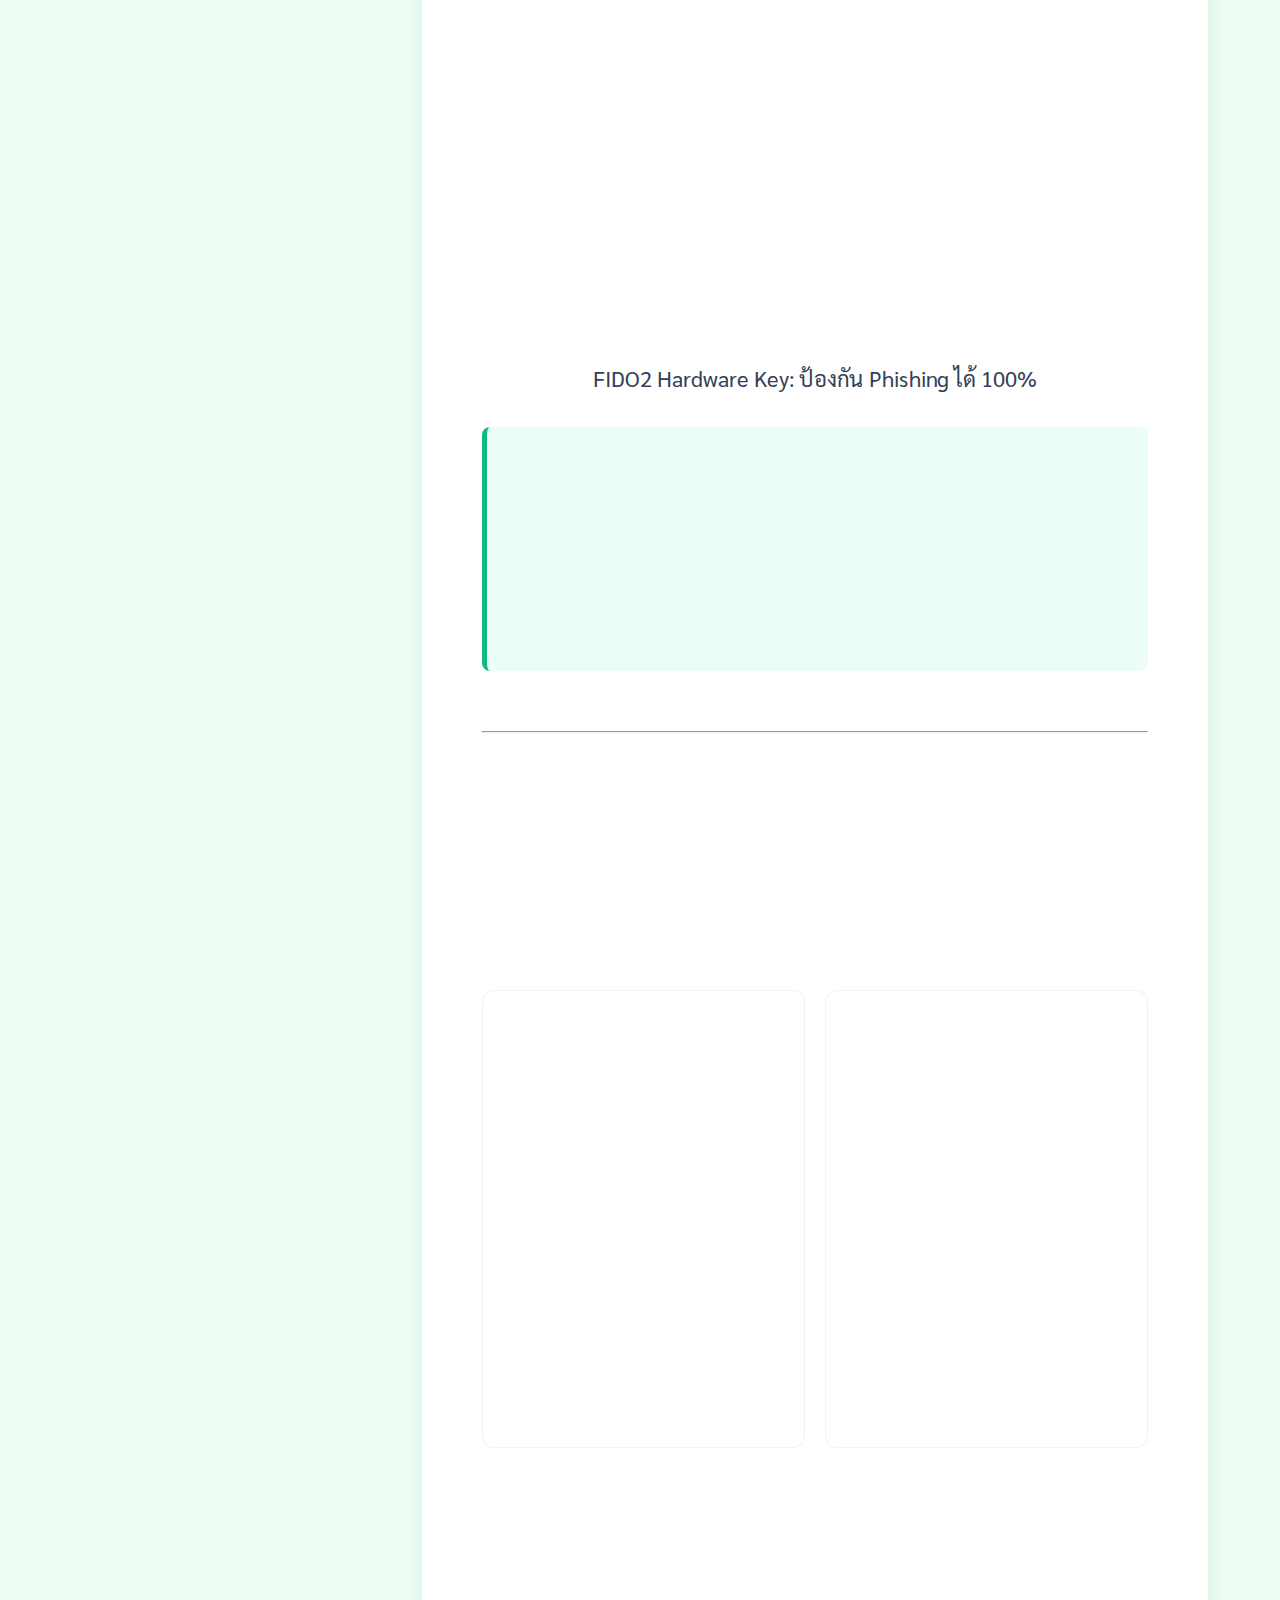
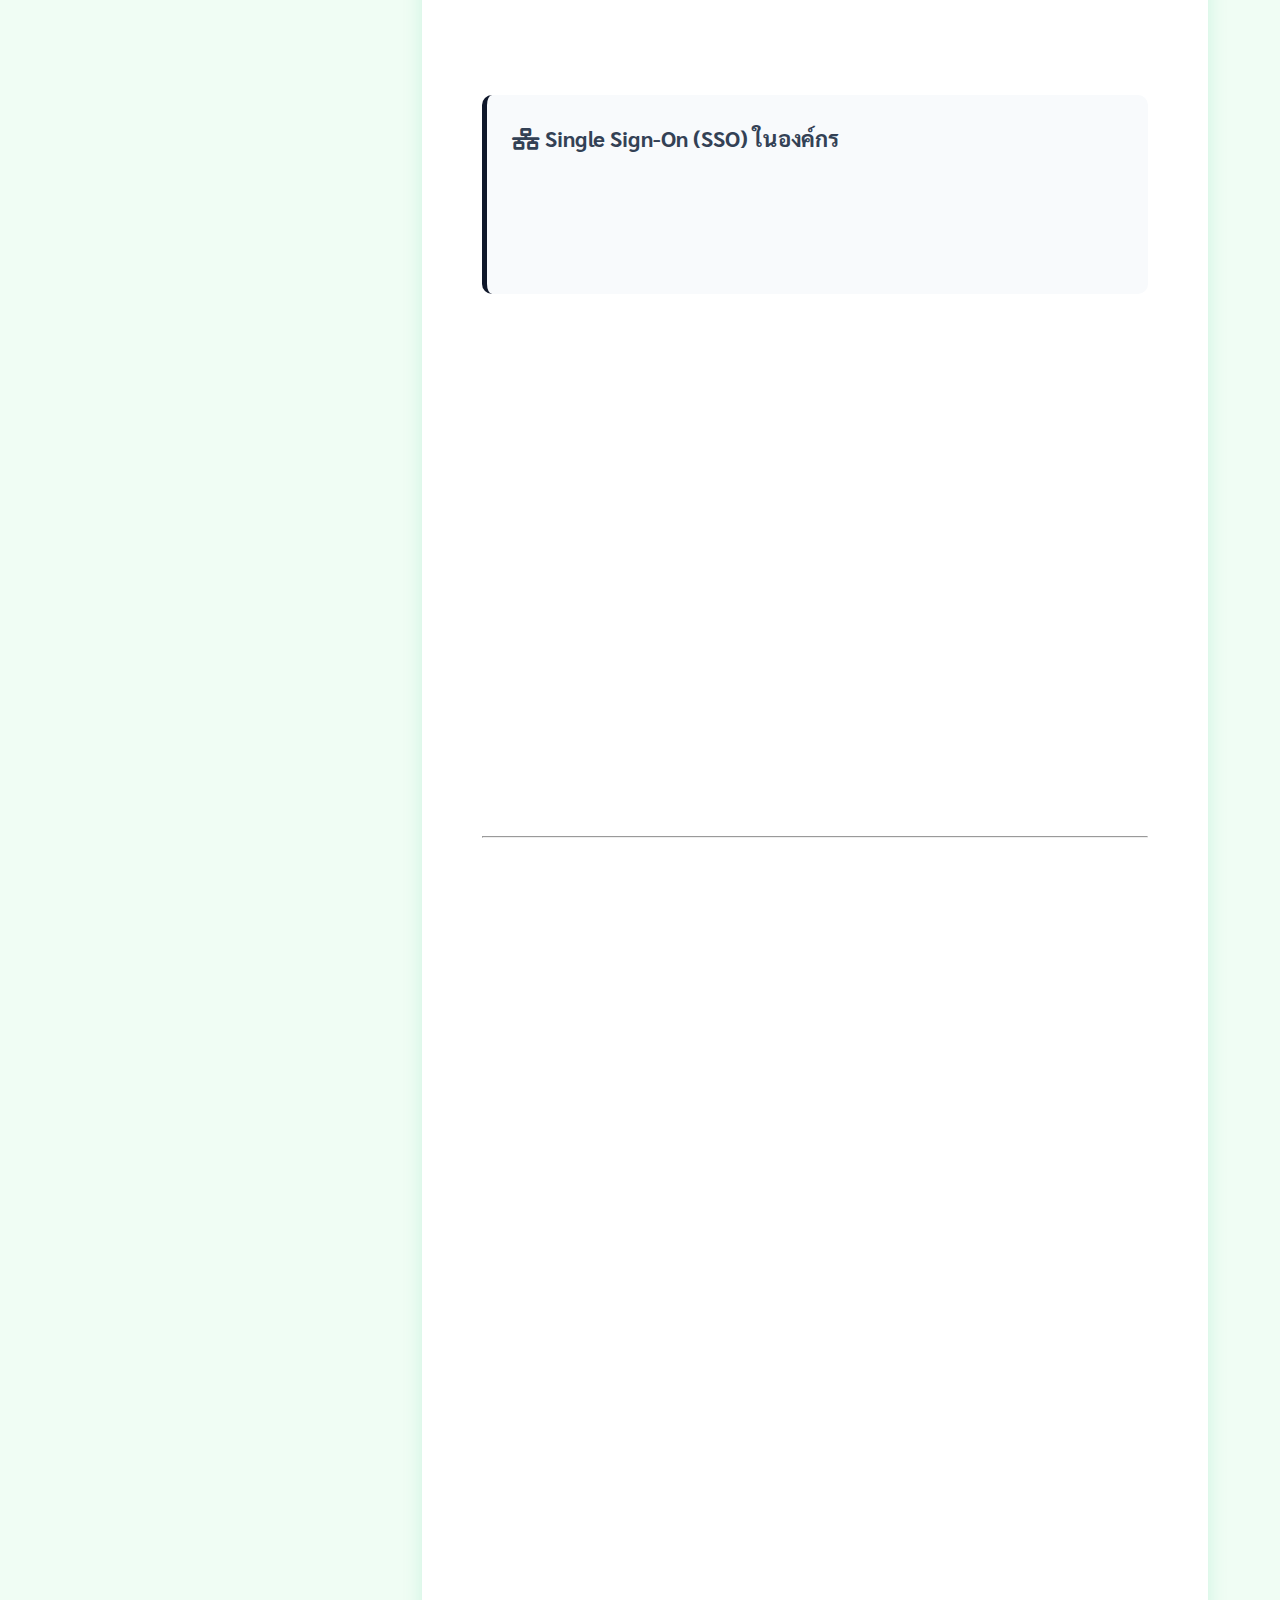
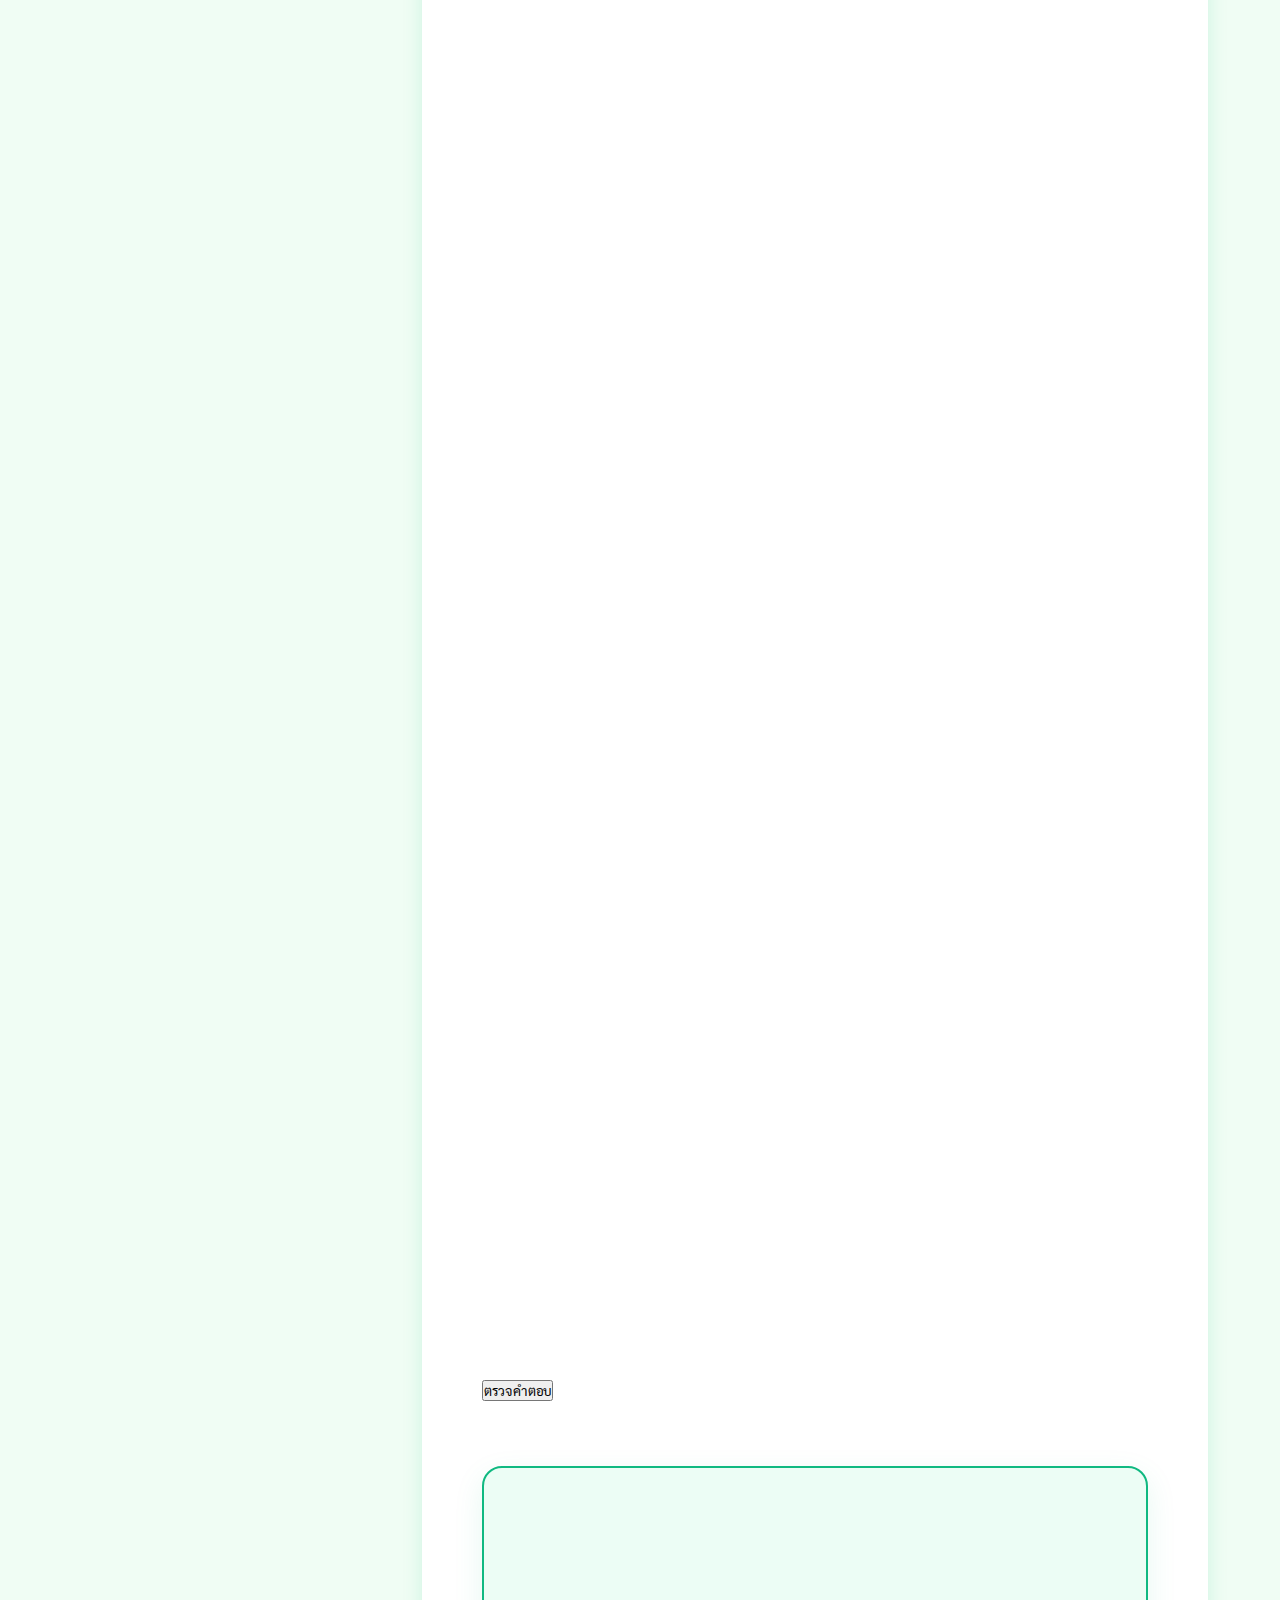
<file: การตั้งรหัสผ่านอย่างปลอดภัย/index.html>
<!DOCTYPE html>
<html lang="th">
<head>
    <meta charset="UTF-8">
    <meta name="viewport" content="width=device-width, initial-scale=1.0">
    <title>Chapter 2: คัมภีร์การตั้งรหัสผ่านและการยืนยันตัวตน (Ultimate Edition) - CyberPedia</title>
    <link href="https://fonts.googleapis.com/css2?family=Sarabun:wght@300;400;500;700;800&family=Orbitron:wght@500;700&family=Courier+Prime:wght@400;700&display=swap" rel="stylesheet">
    <link rel="stylesheet" href="https://cdnjs.cloudflare.com/ajax/libs/font-awesome/6.4.0/css/all.min.css">
    <link rel="stylesheet" href="style.css">
</head>
<body>

   

    <div class="progress-container">
        <div class="progress-bar" id="progressBar"></div>
    </div>

    <nav class="navbar">
        <div class="nav-container">
            <a href="../การตั้งรหัสผ่านอย่างปลอดภัย/index.html" class="logo">Cyber<span>Security</span></a>
            <div class="hamburger" id="hamburger-btn"><i class="fas fa-bars"></i></div>
            <ul class="nav-menu" id="nav-menu">
                <li><a href="../home/index.html" class="nav-link">หน้าหลัก</a></li>
                <li class="dropdown">
                    <a href="#" class="nav-link dropdown-toggle">บทเรียน <i class="fas fa-chevron-down"></i></a>
                    <ul class="dropdown-menu">
                     <li><a href="../ความรู้เกี่ยวกับภัยไซเบอร์และวิธีป้องกัน/intro.html">บทที่ 1. ความรู้เกี่ยวกับภัยไซเบอร์และวิธีป้องกัน</a></li>
                            <li><a href="../การตั้งรหัสผ่านอย่างปลอดภัย/index.html">บทที่ 2. การตั้งรหัสผ่านอย่างปลอดภัย</a></li>
                            <li><a href="../การรู้เท่ากันอีเมลและเว็บไซต์ปลอม/index.html">บทที่ 3. การรู้เท่ากันอีเมลและเว็บไซต์ปลอม</a></li>
                            <li><a href="../การใช้อินเทอร์เน็ตและสื่อสังคมอย่างปลอดภัย/index.html">บทที่ 4. การใช้อินเทอร์เน็ตและสื่อสังคมอย่างปลอดภัย</a></li>
                            <li><a href="../การป้องกันไวรัสและมัลแวร์/index.html">บทที่ 5. การป้องกันไวรัสและมัลแวร์</a></li>
                        <li class="divider"></li>
                    </ul>
                </li>
                <li><a href="../ติดต่อเรา/index.html" class="nav-link btn-nav-contact">ติดต่อเรา</a></li>
            </ul>
        </div>
    </nav>

    <section class="lesson-hero">
        <div class="hero-overlay"></div>
        <div class="hero-content">
            <span class="badge-category">Module 2 : Authentication Mastery</span>
            <h1>การตั้งรหัสผ่านอย่างปลอดภัย <br><span class="subtitle">(Advanced Password Security, Vaults & MFA Mechanics)</span></h1>
            <div class="meta-info">
                <span><i class="fas fa-book-open"></i> บทที่ 2</span>
                <span><i class="fas fa-flask"></i> รวม 3 Labs ทดลอง</span>
                <span><i class="fas fa-clock"></i> เนื้อหาละเอียด: 60 นาที</span>
            </div>
        </div>
    </section>

    <div class="container main-layout">
        
        <aside class="sidebar-toc">
            <div class="toc-inner">
                <h3><i class="fas fa-list-ul"></i> หัวข้อย่อยบทเรียนที่ 2</h3>
                <ul id="toc-list">
                    <li><a href="#sec1" class="active">2.1 จิตวิทยาและปัญหา</a></li>
                    <li><a href="#lab1" class="highlight-toc">LAB 1: ตรวจสอบ Entropy</a></li>
                    <li><a href="#sec2">2.2 คณิตศาสตร์การเจาะรหัส</a></li>
                    <li><a href="#sec3">2.3 เบื้องหลังการเก็บ (Hashing)</a></li>
                    <li><a href="#sec4">2.4 มาตรฐาน NIST SP 800-63B</a></li>
                    <li><a href="#sec5">2.5 Password Manager</a></li>
                    <li><a href="#lab2" class="highlight-toc">LAB 2: เครื่องมือสร้างรหัส</a></li>
                    <li><a href="#sec6">2.6 ระบบ 2FA/MFA เชิงลึก</a></li>
                    <li><a href="#lab3" class="highlight-toc">LAB 3: จำลอง TOTP</a></li>
                    <li><a href="#sec7">2.7 FIDO2 & WebAuthn</a></li>
                    <li><a href="#sec8">2.8 Biometrics</a></li>
                    <li><a href="#sec9">2.9 OAuth & SSO</a></li>
                    <li><a href="#sec10">2.10 แผนกู้คืนบัญชี</a></li>
                </ul>
            </div>
        </aside>

        <article class="content-area">
            
            <section id="sec1" class="chapter">
                <h2><span class="chapter-number">2.1</span> จิตวิทยาและปัญหาของรหัสผ่าน (The Psychology of Passwords)</h2>
                <p>รหัสผ่านคือกลไกการยืนยันตัวตนที่เก่าแก่และแพร่หลายที่สุด แต่กลับเป็น <strong>"จุดอ่อนที่สุด"</strong> ของระบบความปลอดภัย (Single Point of Failure) สาเหตุหลักมาจากขีดจำกัดของสมองมนุษย์ที่ไม่สามารถจดจำสิ่งที่ซับซ้อนและไม่มีความหมายได้ เราจึงมักเลือกทางลัด:</p>
                <ul class="detail-list">
                    <li><strong>Predictability (ความน่าจะเป็น):</strong> มนุษย์ชอบใช้รูปแบบเดิมๆ เช่น <code>Password123</code>, <code>Qwerty</code>, หรือชื่อคนรักตามด้วยปีเกิด</li>
                    <li><strong>Reuse (การใช้ซ้ำ):</strong> สถิติจาก Google ระบุว่า 65% ของผู้ใช้ ใช้รหัสผ่านเดิมซ้ำกันในหลายบัญชี ซึ่งทำให้เกิดความเสี่ยงแบบโดมิโน (Domino Effect)</li>
                </ul>
                
                <figure class="img-block medium">
                    <img src="1.jpg" alt="กราฟแสดงสถิติการใช้รหัสผ่านซ้ำและการรั่วไหล">
                    <figcaption>เมื่อรหัสผ่านเว็บหนึ่งหลุด แฮกเกอร์จะใช้ Credential Stuffing โจมตีเว็บอื่นของคุณทันที</figcaption>
                </figure>
               <div class="video-section">
                    <h3><i class="fas fa-play-circle"></i> วิดีโอประกอบ: 7 ทริกตั้งรหัสผ่านให้ปลอดภัย</h3>
                  <div class="video-wrapper">
    <iframe 
        src="https://drive.google.com/file/d/1kybgT39unsypgWUC2dmJSKmmaxRU1sOD/preview" 
        allow="autoplay; fullscreen"
        allowfullscreen
        width="100%" 
        height="100%">
    </iframe>
</div>
                    <p class="video-caption">ขอบคุณสื่อการสอนจาก: ชัวร์ก่อนแชร์ สำนักข่าวไทย</p>
                </div>
            </section>

            <hr class="divider">

           <section id="lab1" class="chapter">
                <h2><i class="fas fa-flask"></i> LAB 1: ตรวจสอบความแข็งแกร่ง (Entropy Check)</h2>
                <p>ทดลองคำนวณความยากในการเจาะรหัสผ่านด้วยระบบจำลอง (ข้อมูลประมวลผลในเครื่องของคุณ ไม่มีการส่งออกภายนอก)</p>

                <div class="password-sim">
                    <div class="input-group">
                        <input type="text" id="checkInput" placeholder="พิมพ์รหัสผ่านเพื่อทดสอบ..." autocomplete="off">
                        <button id="toggleCheck"><i class="fas fa-eye"></i></button>
                    </div>
                    
                    <div class="strength-meter">
                        <div class="strength-bar" id="strengthBar"></div>
                    </div>
                    
                    <div class="analysis-result">
                        <div class="result-item">
                            <span class="label">เวลาที่ใช้เจาะ (โดยประมาณ):</span>
                            <span id="crackTime" class="value highlight">---</span>
                        </div>
                        <div class="result-item">
                            <span class="label">ระดับความยาก:</span>
                            <span id="strengthText" class="value">---</span>
                        </div>
                        <div class="result-item">
                            <span class="label">ค่า Entropy:</span>
                            <span id="entropyVal" class="value">0 bits</span>
                        </div>
                    </div>

                    <div style="margin-top: 25px; padding-top: 15px; border-top: 1px solid rgba(255,255,255,0.1); display: flex; justify-content: space-between; align-items: center; flex-wrap: wrap; gap: 10px;">
                        <span style="font-size: 0.8rem; color: #94a3b8;">
                            <i class="fas fa-info-circle"></i> อ้างอิงหลักการคำนวณจาก: <strong>Security.org & zxcvbn</strong>
                        </span>
                        <a href="https://www.uic.edu/apps/strong-password/" target="_blank" style="font-size: 0.8rem; color: var(--accent); text-decoration: none; border: 1px solid var(--accent); padding: 5px 12px; border-radius: 20px; transition: 0.3s;">
                            เทียบกับเว็บต้นฉบับ <i class="fas fa-external-link-alt"></i>
                        </a>
                    </div>
                </div>
            </section>

            <hr class="divider">

            <section id="sec2" class="chapter">
                <h2><span class="chapter-number">2.2</span> คณิตศาสตร์และการโจมตี (The Math & Attack Vectors)</h2>
                <p>ความปลอดภัยของรหัสผ่านวัดกันที่ค่า <strong>Entropy (ความยุ่งเหยิง)</strong> ซึ่งมีหน่วยเป็น Bits ยิ่งค่าสูง จำนวนครั้งที่ต้องเดาก็จะยิ่งเพิ่มขึ้นแบบทวีคูณ (Exponential)</p>
                
                <div class="tech-box">
                    <h4><i class="fas fa-calculator"></i> สูตรคำนวณ: E = L × log<sub>2</sub>(R)</h4>
                    <ul class="detail-list">
                        <li><strong>L (Length):</strong> ความยาวของรหัสผ่าน (มีผลมากที่สุด)</li>
                        <li><strong>R (Range):</strong> ขนาดของกลุ่มตัวอักษร (เช่น ตัวเลข=10, ตัวพิมพ์เล็ก=26, ผสมทุกอย่าง=94)</li>
                    </ul>
                    <p class="note"><em>*การเพิ่มความยาวรหัสผ่านเพียง 1 ตัวอักษร จะเพิ่มความยากในการเจาะได้มากกว่าการเปลี่ยนตัวอักษรธรรมดาเป็นอักขระพิเศษเสียอีก</em></p>
                </div>

                <h3>กลยุทธ์การโจมตีของแฮกเกอร์ (Advanced Cracking)</h3>
                <div class="grid-2">
                    <div class="attack-card">
                        <h3><i class="fas fa-book"></i> Dictionary Attack</h3>
                        <p>ใช้ไฟล์รวมคำศัพท์ (Wordlist) เช่น <code>rockyou.txt</code> ที่มีรหัสผ่านยอดฮิตกว่า 14 ล้านคำ มาไล่ลองทีละคำ วิธีนี้เร็วมาก</p>
                    </div>
                    <div class="attack-card">
                        <h3><i class="fas fa-rainbow"></i> Rainbow Table</h3>
                        <p>ใช้ตารางที่คำนวณค่า Hash ของรหัสผ่านที่เป็นไปได้ทั้งหมดไว้ล่วงหน้า (Pre-computed) ทำให้ย้อนกลับหารหัสผ่านต้นฉบับได้ในเสี้ยววินาที</p>
                    </div>
                    <div class="attack-card">
                        <h3><i class="fas fa-microchip"></i> GPU Brute Force</h3>
                        <p>ใช้การ์ดจอประสิทธิภาพสูง (เช่น RTX 4090) ที่สามารถสุ่มเดารหัสผ่านได้หลายล้านล้านครั้งต่อวินาที</p>
                    </div>
                    <div class="attack-card">
                        <h3><i class="fas fa-spider"></i> Spidering / Social Eng.</h3>
                        <p>โปรแกรมอัตโนมัติที่สแกนโซเชียลมีเดียของคุณเพื่อหา วันเกิด, ชื่อสัตว์เลี้ยง, โรงเรียน เพื่อนำมาสร้าง Wordlist เฉพาะตัว</p>
                    </div>
                </div>
            </section>

            <hr class="divider">

            <section id="sec3" class="chapter">
                <h2><span class="chapter-number">2.3</span> เบื้องหลังการเก็บรักษา: Hashing, Salting & Peppering</h2>
                <p>เว็บไซต์ที่ปลอดภัยจะไม่เก็บรหัสผ่านของคุณเป็นข้อความปกติ (Plain Text) แต่จะผ่านกระบวนการทางคณิตศาสตร์เพื่อแปลงสภาพ</p>

                <div class="tech-box">
                    <h4>1. Hashing (การบดข้อมูล)</h4>
                    <p>คือการแปลงรหัสผ่านให้เป็นรหัสลับที่มีความยาวคงที่ (Digest) เป็นกระบวนการทางเดียว (One-way) ไม่สามารถแปลงกลับได้</p>
                    <div class="code-example">SHA-256("password") = 5e884898da28047151d0e56f8dc62927...</div>
                    
                    <h4 style="margin-top:20px;">2. Salting (เติมเกลือ)</h4>
                    <p>การเติมค่าสุ่ม (Random String) ต่อท้ายรหัสผ่านก่อนนำไป Hash เพื่อป้องกันการโจมตีแบบ Rainbow Table และทำให้รหัสผ่านที่เหมือนกัน (เช่น 123456) มีค่า Hash ที่ต่างกันในระบบ</p>
                    <div class="code-example">Hash("password" + "Salt#8x9") = a94f8... (ค่าเปลี่ยนไปโดยสิ้นเชิง)</div>

                    <h4 style="margin-top:20px;">3. Peppering (เติมพริกไทย)</h4>
                    <p>คล้ายกับ Salt แต่ค่า Pepper จะถูกเก็บแยกไว้ในที่ลับ (ไม่ได้อยู่ในฐานข้อมูลเดียวกับรหัสผ่าน) เพื่อเพิ่มความปลอดภัยอีกชั้น</p>
                </div>
            </section>

            <hr class="divider">

            <section id="sec4" class="chapter">
                <h2><span class="chapter-number">2.4</span> เจาะลึกมาตรฐาน NIST SP 800-63B</h2>
                <p>สถาบันมาตรฐานและเทคโนโลยีแห่งชาติสหรัฐฯ (NIST) ได้ออกคู่มือฉบับใหม่ที่ลบล้างความเชื่อเดิมๆ ที่เราเคยเรียนมา:</p>

                <div class="nist-compare">
                    <div class="nist-col old">
                        <h4>❌ ความเชื่อเดิม (Legacy)</h4>
                        <ul>
                            <li><strong>Composition Rules:</strong> บังคับต้องมี ตัวใหญ่+ตัวเล็ก+ตัวเลข+สัญลักษณ์ (ทำให้คนตั้งรหัสแบบ <code>P@ssw0rd1</code> ซึ่งเดาง่าย)</li>
                            <li><strong>Expiration:</strong> บังคับเปลี่ยนรหัสทุก 90 วัน (ทำให้คนจดใส่กระดาษ หรือเปลี่ยนแค่ตัวเลขท้าย)</li>
                            <li><strong>Security Questions:</strong> ใช้คำถามกันลืม (เช่น ชื่อแม่) ซึ่งแฮกเกอร์หาคำตอบได้ง่าย</li>
                        </ul>
                    </div>
                    <div class="nist-col new">
                        <h4>✅ มาตรฐานใหม่ (Modern)</h4>
                        <ul>
                            <li><strong>Length is King:</strong> เน้นความยาวเป็นหลัก (แนะนำ 8 ตัวขึ้นไป แต่ควร 12+)</li>
                            <li><strong>No Expiration:</strong> ไม่ต้องบังคับเปลี่ยนรหัส ถ้าไม่มีหลักฐานว่าโดนแฮก</li>
                            <li><strong>Allow Paste:</strong> อนุญาตให้วางรหัสผ่านได้ (เพื่อรองรับ Password Manager)</li>
                            <li><strong>Ban Common Passwords:</strong> ระบบต้องตรวจสอบเทียบกับฐานข้อมูลรหัสผ่านที่เคยรั่วไหล</li>
                        </ul>
                    </div>
                </div>
            </section>

            <hr class="divider">

            <section id="sec5" class="chapter">
                <h2><span class="chapter-number">2.5</span> Password Manager: สถาปัตยกรรมความปลอดภัย</h2>
                <p>เมื่อสมองจำไม่ไหว เราจึงต้องใช้เครื่องมือช่วยจำ การทำงานของ Password Manager ไม่ใช่แค่การจดใส่สมุด แต่มีการเข้ารหัสขั้นสูง</p>

                <figure class="img-block medium">
                    <img src="2.jpg" alt="แผนภาพการทำงานของ Password Manager">
                    <figcaption>หลักการ Zero-Knowledge: กุญแจถอดรหัสอยู่กับคุณเท่านั้น ไม่ได้อยู่บน Cloud</figcaption>
                </figure>

                <h3>กลไก Zero-Knowledge Architecture</h3>
                <p>ผู้ให้บริการ (เช่น Bitwarden, 1Password) จะได้รับข้อมูลที่ถูกเข้ารหัส (Encrypted Blob) แล้วเท่านั้น พวกเขา "ไม่มีกุญแจ" ที่จะเปิดดูรหัสของคุณได้ กุญแจนั้นถูกสร้างจาก <strong>Master Password</strong> ของคุณและไม่เคยถูกส่งออกจากเครื่อง</p>

                <div class="table-responsive">
                    <table class="data-table">
                        <thead><tr><th>เทคโนโลยี</th><th>หน้าที่</th></tr></thead>
                        <tbody>
                            <tr><td><strong>AES-256</strong></td><td>มาตรฐานการเข้ารหัสระดับการทหาร ใช้ล็อกข้อมูลใน Vault</td></tr>
                            <tr><td><strong>PBKDF2 / Argon2</strong></td><td>ฟังก์ชัน Key Derivation ที่ทำให้การสุ่มเดา Master Password ช้าลงอย่างมาก</td></tr>
                        </tbody>
                    </table>
                </div>
            </section>

         <section id="lab2" class="chapter">
                <h2><i class="fas fa-tools"></i> LAB 2: เครื่องมือสร้างรหัสผ่าน (NIST Standard)</h2>
                <p>สร้างรหัสผ่านที่มีความซับซ้อนสูง (High Entropy) โดยใช้อัลกอริทึมการสุ่มที่ปลอดภัย</p>

                <div class="generator-tool">
                    <div class="output-display">
                        <span id="genOutput">Click Generate</span>
                        <button id="copyBtn" title="Copy"><i class="fas fa-copy"></i></button>
                    </div>
                    <div class="controls">
                        <div class="control-group">
                            <label>ความยาว: <span id="lengthVal">16</span> ตัวอักษร</label>
                            <input type="range" id="lengthRange" min="8" max="64" value="16">
                        </div>
                        <div class="options-grid">
                            <label><input type="checkbox" id="chkUpper" checked> A-Z</label>
                            <label><input type="checkbox" id="chkLower" checked> a-z</label>
                            <label><input type="checkbox" id="chkNumber" checked> 0-9</label>
                            <label><input type="checkbox" id="chkSymbol" checked> !@#</label>
                        </div>
                        <button id="generateBtn" class="btn-gen"><i class="fas fa-sync-alt"></i> สร้างรหัสผ่านใหม่</button>
                    </div>

                  <div style="margin-top: 20px; padding-top: 15px; border-top: 1px dashed rgba(255,255,255,0.2); font-size: 0.85rem; color: #ccc; display: flex; justify-content: space-between; align-items: center; flex-wrap: wrap; gap: 10px;">
                        <span>
                            <i class="fas fa-book"></i> มาตรฐาน: <strong>NIST SP 800-63B</strong>
                        </span>
                        <a href="https://www.expressvpn.com/th/password-generator?srsltid=AfmBOopPwf_eI484KnCz44axHcvJfk91LQZLDAqH7StuhFI7f0nWxSlb" target="_blank" style="color: #6ee7b7; text-decoration: none; border: 1px solid #6ee7b7; padding: 4px 12px; border-radius: 20px; font-size: 0.8rem; transition: 0.3s;">
                            เทียบกับ expressvpn <i class="fas fa-external-link-alt"></i>
                        </a>
                    </div>
            </section>

            <hr class="divider">

            <section id="sec6" class="chapter">
                <h2><span class="chapter-number">2.6</span> ระบบ 2FA เชิงลึก: TOTP & HMAC</h2>
                <p><strong>Multi-Factor Authentication (MFA)</strong> คือการเพิ่มปัจจัยยืนยันตัวตน เพื่อที่ว่าต่อให้รหัสผ่านหลุด แฮกเกอร์ก็ยังเข้าไม่ได้</p>

                <h3>6.1 หลักการทำงานของ TOTP (Time-based One-Time Password)</h3>
                <p>เคยสงสัยไหมว่าแอป Authenticator ทำงานได้ไงทั้งที่ไม่ได้ต่อเน็ต? มันใช้สมการคณิตศาสตร์ที่ชื่อว่า <strong>HMAC</strong></p>
                <div class="tech-box">
                    <p class="code-block">OTP = HMAC-SHA1(SecretKey, TimeStep)</p>
                    <ul class="detail-list">
                        <li><strong>Secret Key:</strong> กุญแจลับที่แชร์กันระหว่าง Server และมือถือเรา (ตอนสแกน QR Code)</li>
                        <li><strong>Time Step:</strong> เวลาปัจจุบันของโลก (Unix Time) หารด้วย 30 วินาที</li>
                    </ul>
                    <p><em>*ตราบใดที่เวลาในมือถือและ Server ตรงกัน รหัสที่คำนวณได้จะออกมาเหมือนกันเป๊ะ</em></p>
                </div>
               <div class="video-section">
                    <h3><i class="fas fa-play-circle"></i> วิดีโอประกอบ: 2FA คืออะไร ทำไมเวลาใช้ถึงต้องระวัง !?</h3>
                 <div class="video-wrapper">
    <iframe 
        src="https://drive.google.com/file/d/1bBElXuOUOwbkUpnoTERQP8CYwL5UhPYF/preview" 
        allow="autoplay; fullscreen"
        allowfullscreen
        width="100%" 
        height="100%">
    </iframe>
</div>
                    <p class="video-caption">ขอบคุณสื่อการสอนจาก:BT beartai </p>
                </div>
            </section>

            <section id="lab3" class="chapter">
                <h2><i class="fas fa-stopwatch"></i> LAB 3: จำลองการทำงาน TOTP</h2>
                <p>นี่คือสิ่งที่เกิดขึ้นภายในแอป Google Authenticator รหัสจะเปลี่ยนทุก 30 วินาทีตามเวลาจริง</p>

                <div class="totp-sim">
                    <div class="totp-header">
                        <span>CyberPedia Account</span>
                        <small>user@example.com</small>
                    </div>
                    <div class="totp-code" id="totpDisplay">000 000</div>
                    <div class="totp-timer">
                        <div class="timer-bar" id="totpBar"></div>
                    </div>
                    <p class="timer-text">รหัสจะเปลี่ยนในอีก <span id="secLeft">30</span> วินาที</p>
                </div>
                <div style="margin-top: 20px; padding-top: 15px; border-top: 1px dashed rgba(255,255,255,0.2); font-size: 0.85rem; color: #94a3b8; display: flex; justify-content: space-between; align-items: center; flex-wrap: wrap; gap: 10px;">
                        <span>
                            <i class="fas fa-code"></i> อัลกอริทึม: <strong>RFC 6238 (TOTP Standard)</strong>
                        </span>
                        <a href="https://totp.danhersam.com/" target="_blank" style="color: var(--accent); text-decoration: none; border: 1px solid var(--accent); padding: 4px 12px; border-radius: 20px; font-size: 0.8rem; transition: 0.3s;">
                            ดูการทำงานต้นฉบับ <i class="fas fa-external-link-alt"></i>
                        </a>
                    </div>
            </section>

            <hr class="divider">

            <section id="sec7" class="chapter">
                <h2><span class="chapter-number">2.7</span> อนาคต: FIDO2, WebAuthn & Passkeys</h2>
                <p>จุดอ่อนของ TOTP และ SMS คือ <strong>"Phishing"</strong> (เราอาจเผลอกรอกรหัส OTP ลงในเว็บปลอม) โลกจึงพัฒนาระบบใหม่ที่เรียกว่า <strong>FIDO2 (Fast Identity Online)</strong></p>

                <figure class="img-block medium">
                    <img src="3.jpg" alt="การทำงานของ FIDO2 Hardware Key">
                    <figcaption>FIDO2 Hardware Key: ป้องกัน Phishing ได้ 100%</figcaption>
                </figure>

                <div class="definition-box cyan-style">
                    <h3><i class="fas fa-shield-alt"></i> ทำไม FIDO ถึงกันเว็บปลอมได้?</h3>
                    <p>เพราะ FIDO ใช้การเข้ารหัสแบบกุญแจคู่ (Public/Private Key) และผูกมัดกับ <strong>"Domain Name"</strong> ของเว็บไซต์อย่างเคร่งครัด หากคุณเข้าเว็บปลอม (เช่น g00gle.com) เบราว์เซอร์และกุญแจจะไม่ยอมส่งข้อมูลยืนยันตัวตนออกไป</p>
                </div>
            </section>

            <hr class="divider">

            <section id="sec8" class="chapter">
                <h2><span class="chapter-number">2.8</span> ชีวมาตร (Biometrics): ร่างกายคือกุญแจ</h2>
                <p>การใช้ "สิ่งที่คุณเป็น" (Inherence) เช่น ลายนิ้วมือ ใบหน้า หรือม่านตา เป็นวิธีที่สะดวกที่สุด แต่ก็มีข้อควรระวัง:</p>
                
                <div class="grid-2">
                    <div class="attack-card">
                        <h3><i class="fas fa-fingerprint"></i> ข้อดี</h3>
                        <ul class="detail-list">
                            <li><strong>สะดวก:</strong> ไม่ต้องจำ ไม่ต้องพกอุปกรณ์</li>
                            <li><strong>รวดเร็ว:</strong> สแกนปุ๊บเข้าใช้งานได้ทันที</li>
                            <li><strong>Non-Transferable:</strong> ยากที่จะให้คนอื่นยืมใช้</li>
                        </ul>
                    </div>
                    <div class="attack-card">
                        <h3><i class="fas fa-user-injured"></i> ข้อเสีย/ความเสี่ยง</h3>
                        <ul class="detail-list">
                            <li><strong>เปลี่ยนไม่ได้:</strong> รหัสผ่านหลุดยังเปลี่ยนใหม่ได้ แต่ลายนิ้วมือหลุดคือจบกัน</li>
                            <li><strong>บังคับใช้ได้:</strong> ตำรวจหรือโจรอาจบังคับจับนิ้วเราแปะเพื่อปลดล็อกได้ (ศาลสหรัฐฯ เคยตัดสินว่ารหัสผ่านได้รับความคุ้มครองมากกว่า)</li>
                        </ul>
                    </div>
                </div>
            </section>

            <section id="sec9" class="chapter">
                <h2><span class="chapter-number">2.9</span> OAuth และ SSO: ทางลัดที่ปลอดภัย?</h2>
                <p>ปุ่ม <strong>"Login with Google/Facebook"</strong> คือเทคโนโลยี OAuth ที่ช่วยให้เราไม่ต้องสมัครสมาชิกใหม่ทุกเว็บ</p>
                <div class="tech-box">
                    <h4><i class="fas fa-network-wired"></i> Single Sign-On (SSO) ในองค์กร</h4>
                    <p>พนักงานล็อกอินครั้งเดียวตอนเช้า สามารถเข้าใช้ Email, HR Portal, Zoom ได้หมดโดยไม่ต้องกรอกรหัสซ้ำ ช่วยลดปัญหาการลืมรหัสผ่าน แต่ถ้าบัญชีหลักหลุด แฮกเกอร์ก็ได้ทุกอย่างเช่นกัน</p>
                </div>
            </section>

            <section id="sec10" class="chapter">
                <h2><span class="chapter-number">2.10</span> แผนกู้คืนบัญชี (Account Recovery Plan)</h2>
                <p>เมื่อคุณทำมือถือหาย หรือลืมรหัสผ่าน สิ่งเหล่านี้คือ "ชูชีพ" ที่จะช่วยคุณได้:</p>
                <ul class="checklist-box">
                    <li><strong>Backup Codes:</strong> รหัสฉุกเฉิน 10 ชุดที่ได้ตอนเปิด 2FA <strong>"ต้องจดเก็บไว้ในที่ปลอดภัย (Offline)"</strong> ห้ามเก็บในมือถือเด็ดขาด</li>
                    <li><strong>Trusted Contacts:</strong> ตั้งค่าเพื่อนที่ไว้ใจได้ใน Facebook/Apple ID เพื่อให้ช่วยยืนยันตัวตนเวลาเราเข้าไม่ได้</li>
                    <li><strong>Secondary Email:</strong> อีเมลสำรองควรเป็นคนละผู้ให้บริการ (เช่น หลักใช้ Gmail, สำรองใช้ Outlook) เผื่อระบบใดระบบหนึ่งล่ม</li>
                </ul>
<hr class="divider">

            <section id="quiz" class="chapter">
                <h2></span> แบบทดสอบหลังเรียนบทที่ 2</h2>
                <p>ทดสอบความเข้าใจเรื่องความปลอดภัยของรหัสผ่านและการยืนยันตัวตน (10 คะแนน)</p>

                <div class="quiz-container">
                    <form id="quiz-form">
                        <div class="quiz-item">
                            <h3>1. ปัจจัยใดมีผลต่อความยากในการเจาะรหัสผ่าน (Entropy) มากที่สุด?</h3>
                            <label><input type="radio" name="q1" value="a"> a) การใช้อักขระพิเศษ (Symbols)</label>
                            <label><input type="radio" name="q1" value="b"> b) การใช้ตัวเลขผสม (Numbers)</label>
                            <label><input type="radio" name="q1" value="c"> c) ความยาวของรหัสผ่าน (Length)</label>
                            <label><input type="radio" name="q1" value="d"> d) การเปลี่ยนรหัสผ่านทุกเดือน</label>
                        </div>

                        <div class="quiz-item">
                            <h3>2. การโจมตีแบบ "Credential Stuffing" เกิดจากสาเหตุใดเป็นหลัก?</h3>
                            <label><input type="radio" name="q2" value="a"> a) ผู้ใช้ตั้งรหัสผ่านสั้นเกินไป</label>
                            <label><input type="radio" name="q2" value="b"> b) ผู้ใช้ใช้รหัสผ่านเดิมซ้ำกันในหลายเว็บไซต์ (Password Reuse)</label>
                            <label><input type="radio" name="q2" value="c"> c) ระบบเซิร์ฟเวอร์ไม่ได้ติดตั้ง Firewall</label>
                            <label><input type="radio" name="q2" value="d"> d) การใช้งาน Wi-Fi สาธารณะ</label>
                        </div>

                        <div class="quiz-item">
                            <h3>3. การเติมค่าสุ่ม (Salting) ในกระบวนการ Hashing มีประโยชน์อย่างไร?</h3>
                            <label><input type="radio" name="q3" value="a"> a) ช่วยให้รหัสผ่านยาวขึ้นโดยอัตโนมัติ</label>
                            <label><input type="radio" name="q3" value="b"> b) ทำให้สามารถกู้คืนรหัสผ่านเดิมกลับมาได้</label>
                            <label><input type="radio" name="q3" value="c"> c) ป้องกันการโจมตีด้วย Rainbow Table และทำให้รหัสเหมือนกันมี Hash ต่างกัน</label>
                            <label><input type="radio" name="q3" value="d"> d) ช่วยให้ระบบทำงานเร็วขึ้น</label>
                        </div>

                        <div class="quiz-item">
                            <h3>4. ตามมาตรฐาน NIST SP 800-63B ข้อใดเป็นคำแนะนำที่ **ถูกต้อง** ในปัจจุบัน?</h3>
                            <label><input type="radio" name="q4" value="a"> a) ควรบังคับเปลี่ยนรหัสผ่านทุกๆ 90 วัน</label>
                            <label><input type="radio" name="q4" value="b"> b) ต้องใช้คำถามกันลืม (Security Questions) เสมอ</label>
                            <label><input type="radio" name="q4" value="c"> c) ไม่ควรบังคับเปลี่ยนรหัสผ่านหากไม่มีเหตุจำเป็น และเน้นที่ความยาวเป็นหลัก</label>
                            <label><input type="radio" name="q4" value="d"> d) ห้ามใช้ฟังก์ชัน Copy/Paste ในช่องรหัสผ่าน</label>
                        </div>

                        <div class="quiz-item">
                            <h3>5. "Zero-Knowledge Architecture" ใน Password Manager หมายความว่าอย่างไร?</h3>
                            <label><input type="radio" name="q5" value="a"> a) ผู้ให้บริการไม่มีความรู้เรื่องคอมพิวเตอร์</label>
                            <label><input type="radio" name="q5" value="b"> b) ระบบไม่มีการเก็บข้อมูลใดๆ เลย</label>
                            <label><input type="radio" name="q5" value="c"> c) ข้อมูลถูกเข้ารหัสจากเครื่องเรา และผู้ให้บริการ "ไม่มีกุญแจ" ถอดรหัสดูข้อมูลได้</label>
                            <label><input type="radio" name="q5" value="d"> d) เป็นระบบที่ไม่ต้องใช้รหัสผ่านเลย</label>
                        </div>

                        <div class="quiz-item">
                            <h3>6. ระบบ TOTP (เช่น Google Authenticator) ใช้อะไรเป็นปัจจัยในการสร้างรหัส?</h3>
                            <label><input type="radio" name="q6" value="a"> a) สัญญาณอินเทอร์เน็ต</label>
                            <label><input type="radio" name="q6" value="b"> b) เวลาปัจจุบัน (Time) และ Secret Key</label>
                            <label><input type="radio" name="q6" value="c"> c) ตำแหน่ง GPS ของผู้ใช้</label>
                            <label><input type="radio" name="q6" value="d"> d) เบอร์โทรศัพท์ของผู้ใช้</label>
                        </div>

                        <div class="quiz-item">
                            <h3>7. ข้อดีที่สำคัญที่สุดของ FIDO2 (Hardware Key) ที่เหนือกว่า OTP ทาง SMS คืออะไร?</h3>
                            <label><input type="radio" name="q7" value="a"> a) ราคาถูกกว่าและหาง่ายกว่า</label>
                            <label><input type="radio" name="q7" value="b"> b) สามารถใช้ได้โดยไม่ต้องมีอุปกรณ์เสริม</label>
                            <label><input type="radio" name="q7" value="c"> c) ป้องกันการโจมตีแบบ Phishing ได้ 100% (เพราะผูกกับ Domain Name)</label>
                            <label><input type="radio" name="q7" value="d"> d) สามารถเปลี่ยนสีไฟได้ตามต้องการ</label>
                        </div>

                        <div class="quiz-item">
                            <h3>8. ข้อจำกัดสำคัญของการยืนยันตัวตนด้วยไบโอเมตริกซ์ (Biometrics) คืออะไร?</h3>
                            <label><input type="radio" name="q8" value="a"> a) ใช้งานยากและซับซ้อน</label>
                            <label><input type="radio" name="q8" value="b"> b) ต้องจำข้อมูลเยอะ</label>
                            <label><input type="radio" name="q8" value="c"> c) หากข้อมูลหลุดลอกเลียนแบบ จะไม่สามารถ "เปลี่ยนใหม่" ได้เหมือนรหัสผ่าน</label>
                            <label><input type="radio" name="q8" value="d"> d) ไม่มีความแม่นยำเลย</label>
                        </div>

                        <div class="quiz-item">
                            <h3>9. "Backup Codes" ของระบบ 2FA ควรถูกเก็บรักษาอย่างไรจึงจะปลอดภัยที่สุด?</h3>
                            <label><input type="radio" name="q9" value="a"> a) ถ่ายรูปเก็บไว้ในมือถือเครื่องเดียวกับที่ใช้แอป</label>
                            <label><input type="radio" name="q9" value="b"> b) ส่งเข้าแชท Line ของตัวเอง</label>
                            <label><input type="radio" name="q9" value="c"> c) จดใส่กระดาษหรือบันทึกในไฟล์ที่เข้ารหัส และเก็บแบบออฟไลน์ (Offline)</label>
                            <label><input type="radio" name="q9" value="d"> d) โพสต์ลง Facebook แบบตั้งค่า Only Me</label>
                        </div>

                        <div class="quiz-item">
                            <h3>10. การโจมตีแบบ "Rainbow Table" ใช้วิธีการใดในการเจาะรหัสผ่าน?</h3>
                            <label><input type="radio" name="q10" value="a"> a) เดารหัสผ่านทีละตัวตั้งแต่ A-Z</label>
                            <label><input type="radio" name="q10" value="b"> b) ใช้ตารางค่า Hash ที่คำนวณไว้ล่วงหน้า (Pre-computed) เพื่อเทียบหาคำตอบ</label>
                            <label><input type="radio" name="q10" value="c"> c) แอบดูผู้ใช้กดแป้นพิมพ์</label>
                            <label><input type="radio" name="q10" value="d"> d) ส่งอีเมลหลอกถามรหัสผ่าน</label>
                        </div>
                    </form>

                    <button type="button" class="btn-submit-quiz" onclick="checkQuizResult()">ตรวจคำตอบ</button>
                    
                    <div id="quiz-result" class="quiz-result"></div>
                </div>
            </section>
               <div class="next-chapter-card">
                    <h3><i class="fas fa-check-circle"></i> บทเรียนถัดไป</h3>
                    <p>เมื่อคุณมีเกราะป้องกันที่แข็งแกร่งแล้ว! บทต่อไปเราจะไปดูวิธีที่โจรใช้หลอกเราด้วย "อีเมลและเว็บไซต์ปลอม"</p>
                    
                    <a href="../การรู้เท่ากันอีเมลและเว็บไซต์ปลอม/index.html" class="btn-next-big">
                        บทที่ 3: รู้ทัน Phishing <i class="fas fa-arrow-right"></i>
                    </a>
                </div>
            </section>

        </article>
    </div>

    <footer>
        <div class="container footer-content">
            
            <div class="footer-left">
                <div class="footer-logo">
                    <i class="fas fa-shield-alt"></i> Cyber<span>Security</span>
                </div>
                <p class="project-name">โครงการเพื่อการศึกษา</p>
                 <p class="project-name">วิทยาลัยเทคนิคพิจิตร</p>
                <p class="project-name">แผนกเทคโนโลยีธุรกิจดิจิทัล</p>
            </div>

            <div class="footer-center">
                <h4>แหล่งข้อมูลอ้างอิง</h4>
           <ul class="footer-links">
        <li>
            <a href="https://www.thaicert.or.th/" target="_blank" rel="noopener noreferrer">
                <i class="fas fa-shield-alt"></i> ThaiCERT (ไทยเซิร์ต) - คู่มือความปลอดภัย
            </a>
        </li>

        <li>
            <a href="https://www.etda.or.th/th/Our-Service/Standard/Digital-ID.aspx" target="_blank" rel="noopener noreferrer">
                <i class="fas fa-id-card"></i> ETDA - มาตรฐาน Digital ID
            </a>
        </li>

        <li>
            <a href="https://www.ncsa.or.th/" target="_blank" rel="noopener noreferrer">
                <i class="fas fa-landmark"></i> สกมช. (NCSA) - กฎหมายไซเบอร์
            </a>
        </li>

        <li>
            <a href="https://www.bot.or.th/th/satang-story.html" target="_blank" rel="noopener noreferrer">
                <i class="fas fa-money-bill-wave"></i> ศคง. (แบงก์ชาติ) - เตือนภัยออนไลน์
            </a>
        </li>

        <li>
            <a href="https://www.thaipoliceonline.go.th/" target="_blank" rel="noopener noreferrer">
                <i class="fas fa-user-secret"></i> ตำรวจไซเบอร์ (PCT)
            </a>
        </li>

        <li>
            <a href="https://www.beartai.com/" target="_blank" rel="noopener noreferrer">
                <i class="fas fa-video"></i> Beartai (แบไต๋)
            </a>
        </li>
    </ul>
            </div>

            <div class="footer-right">
                <p class="dev-name">พัฒนาโดย: นายชุติวัตร์ ลอประเสริฐ<br>แผนกเทคโนโลยีธุรกิจดิจิทัล<br>วิทยาลัยเทคนิคพิจิตร</p>
                <div class="footer-socials">
                    <a href="https://www.facebook.com/chutiwat.i.408598?locale=th_TH" target="_blank" class="f-icon fb">
                        <i class="fab fa-facebook-f"></i>
                    </a>
                    <a href="https://www.instagram.com/chutiwat_7/" target="_blank" class="f-icon ig">
                        <i class="fab fa-instagram"></i>
                    </a>
                    <a href="https://line.me/ti/p/38q3GaZZKs" target="_blank" class="f-icon line">
                        <i class="fab fa-line"></i>
                    </a>
                </div>
            </div>

        </div>
        
        <div class="copyright-bar">
            <p>&copy; 2025 Cyber Security Awareness Project. All Rights Reserved.</p>
        </div>
    </footer>

    <script src="script.js"></script>
</body>
</html>
</file>
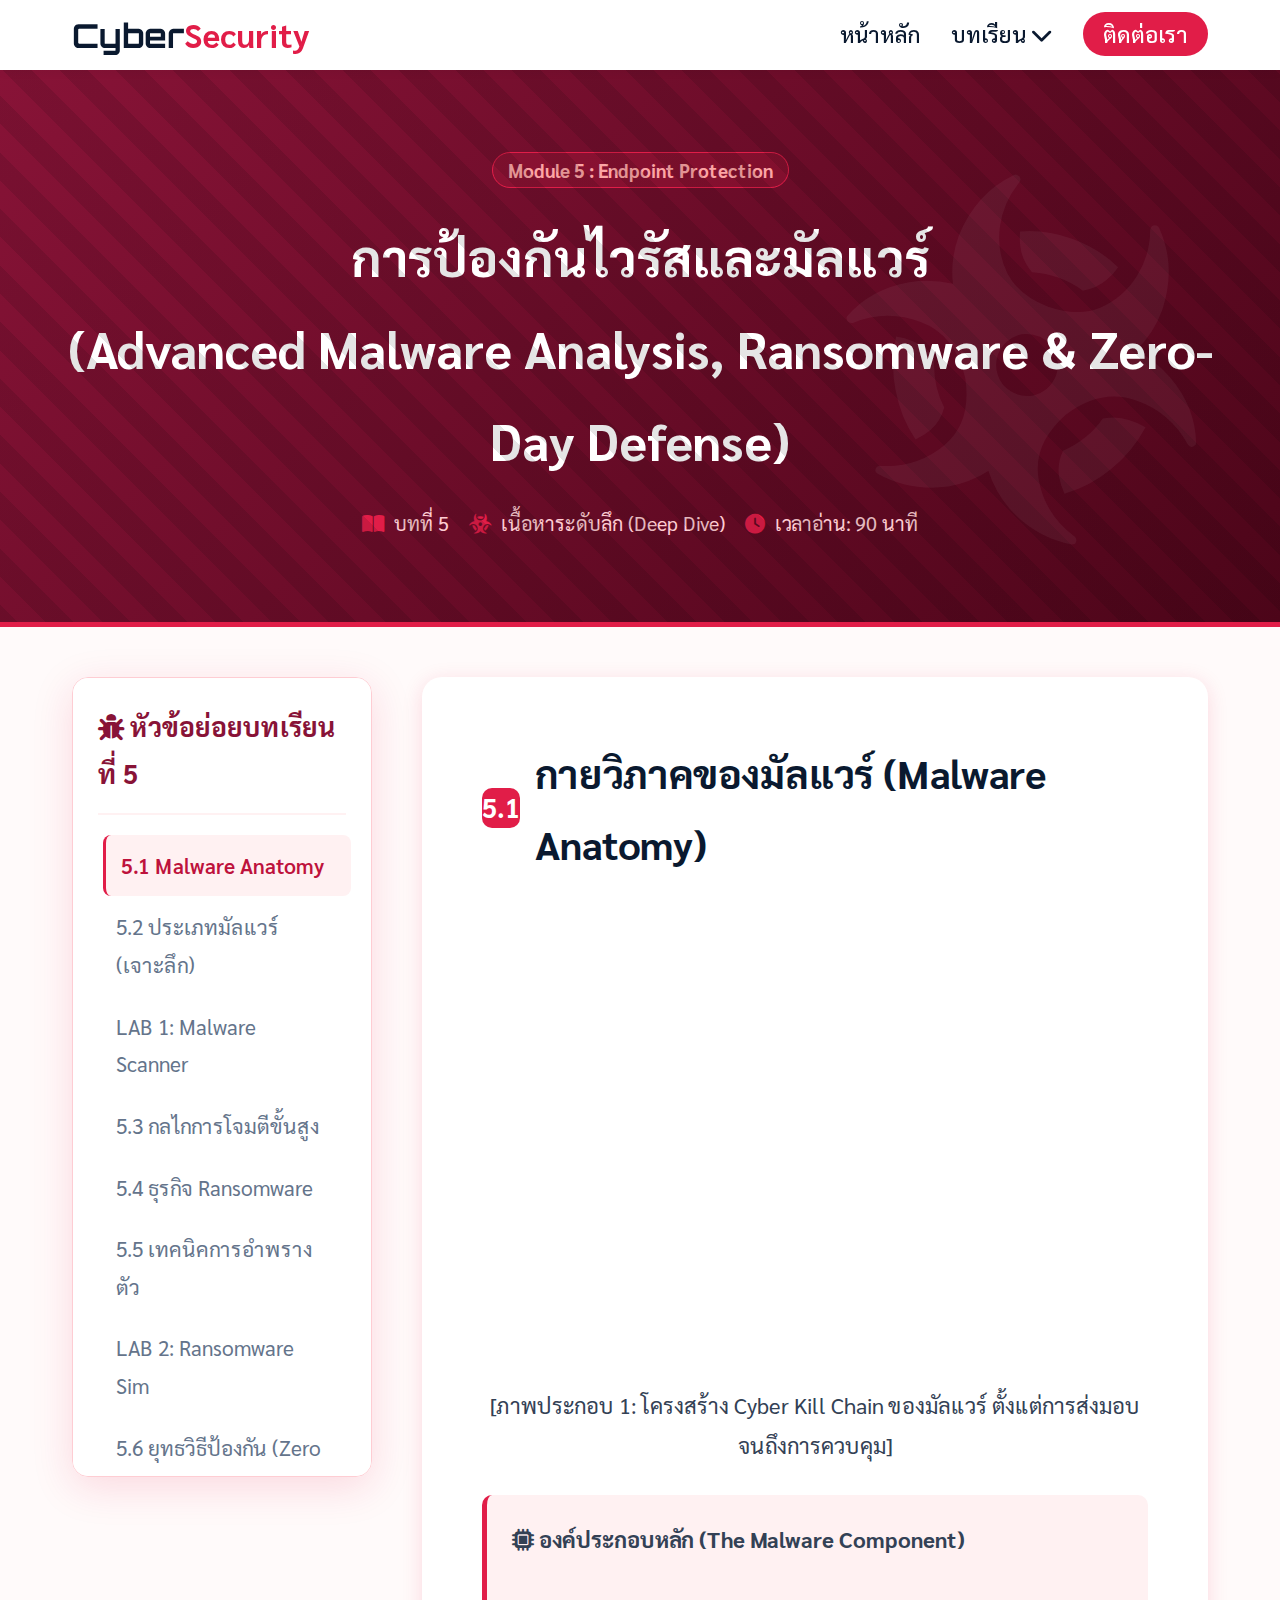
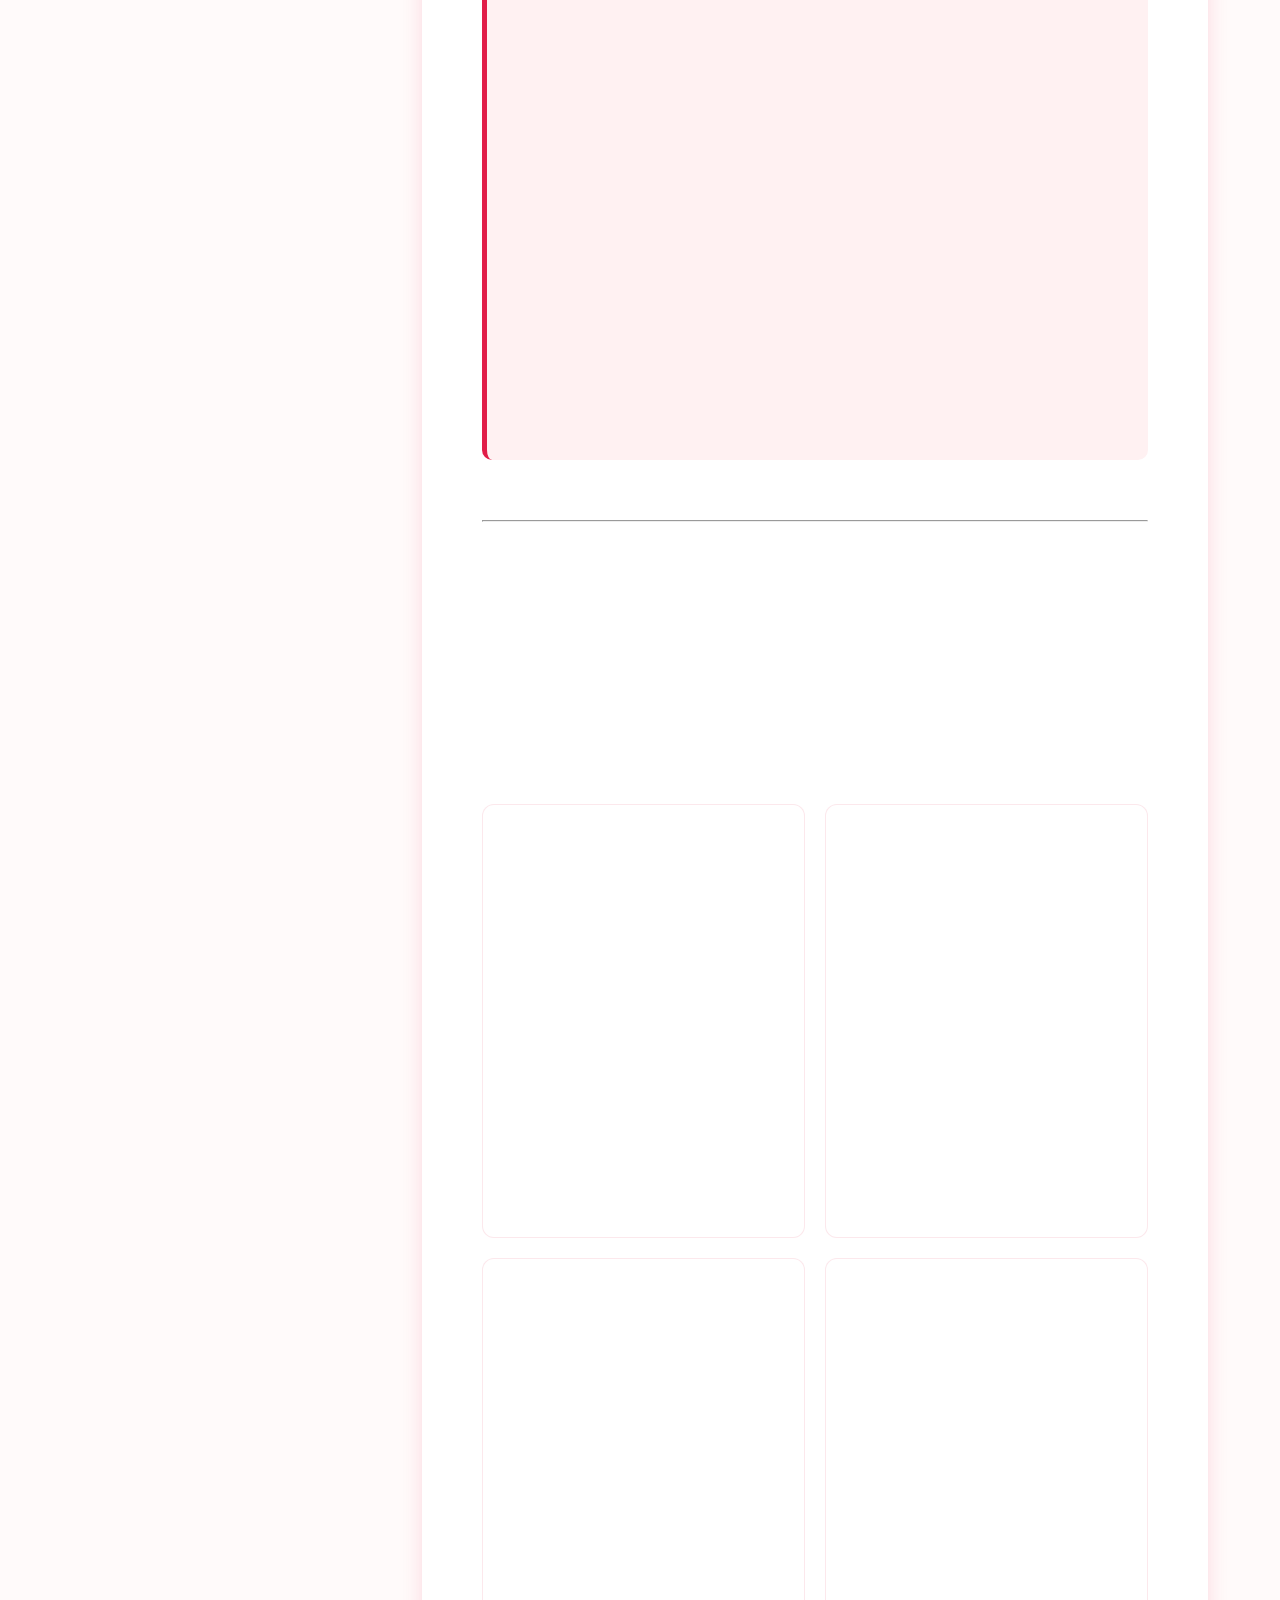
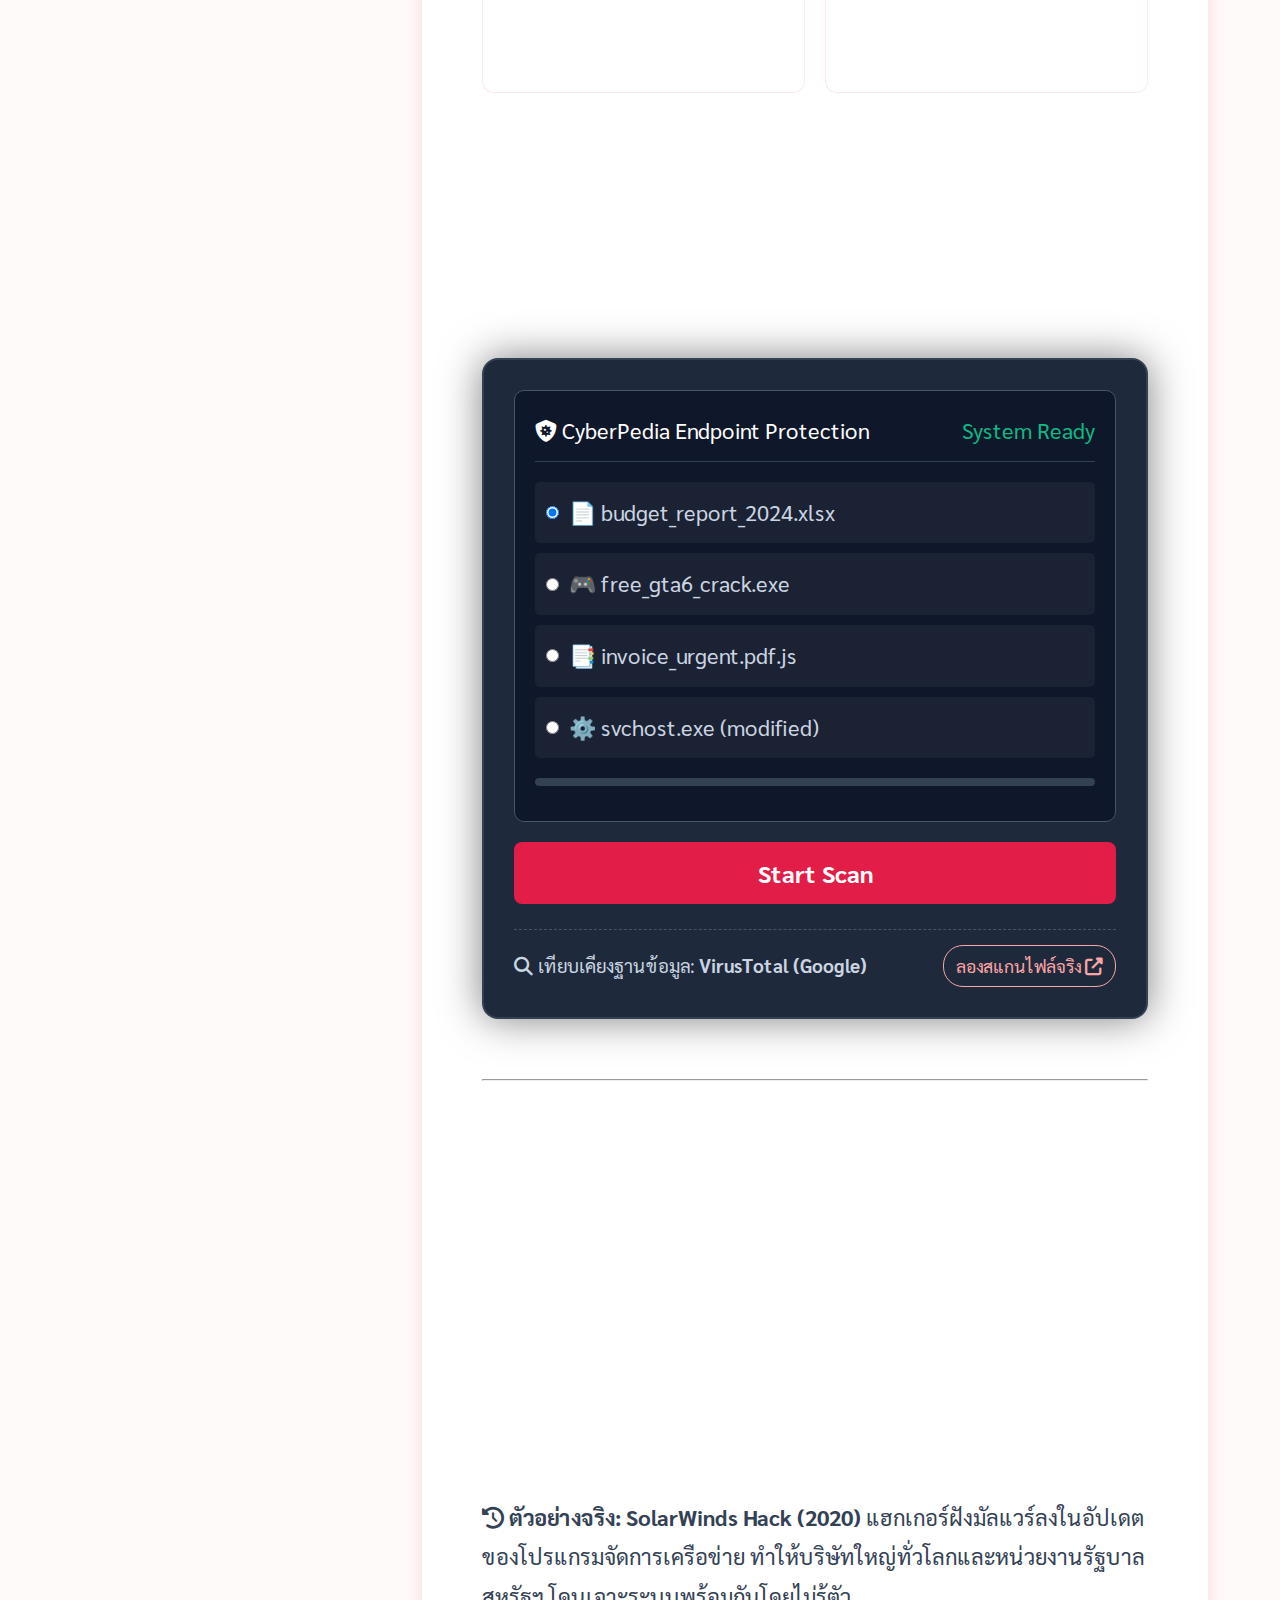
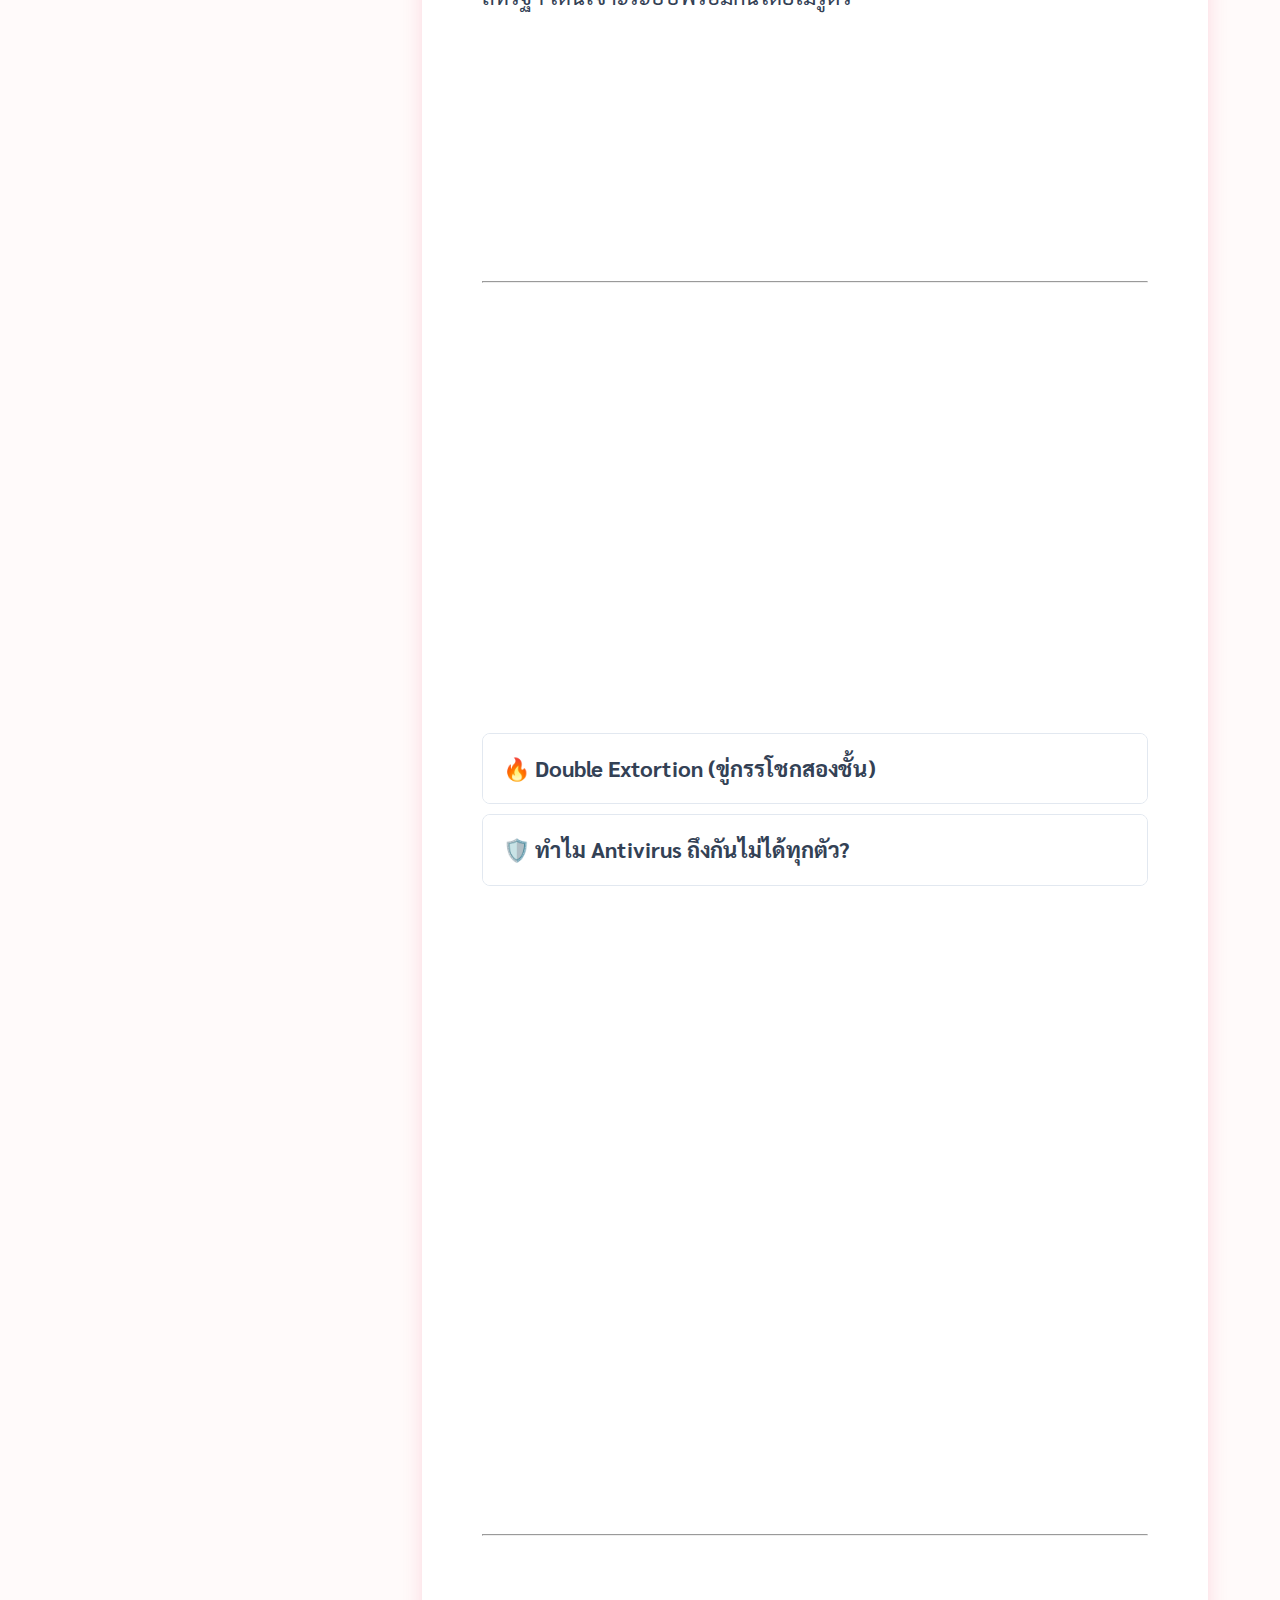
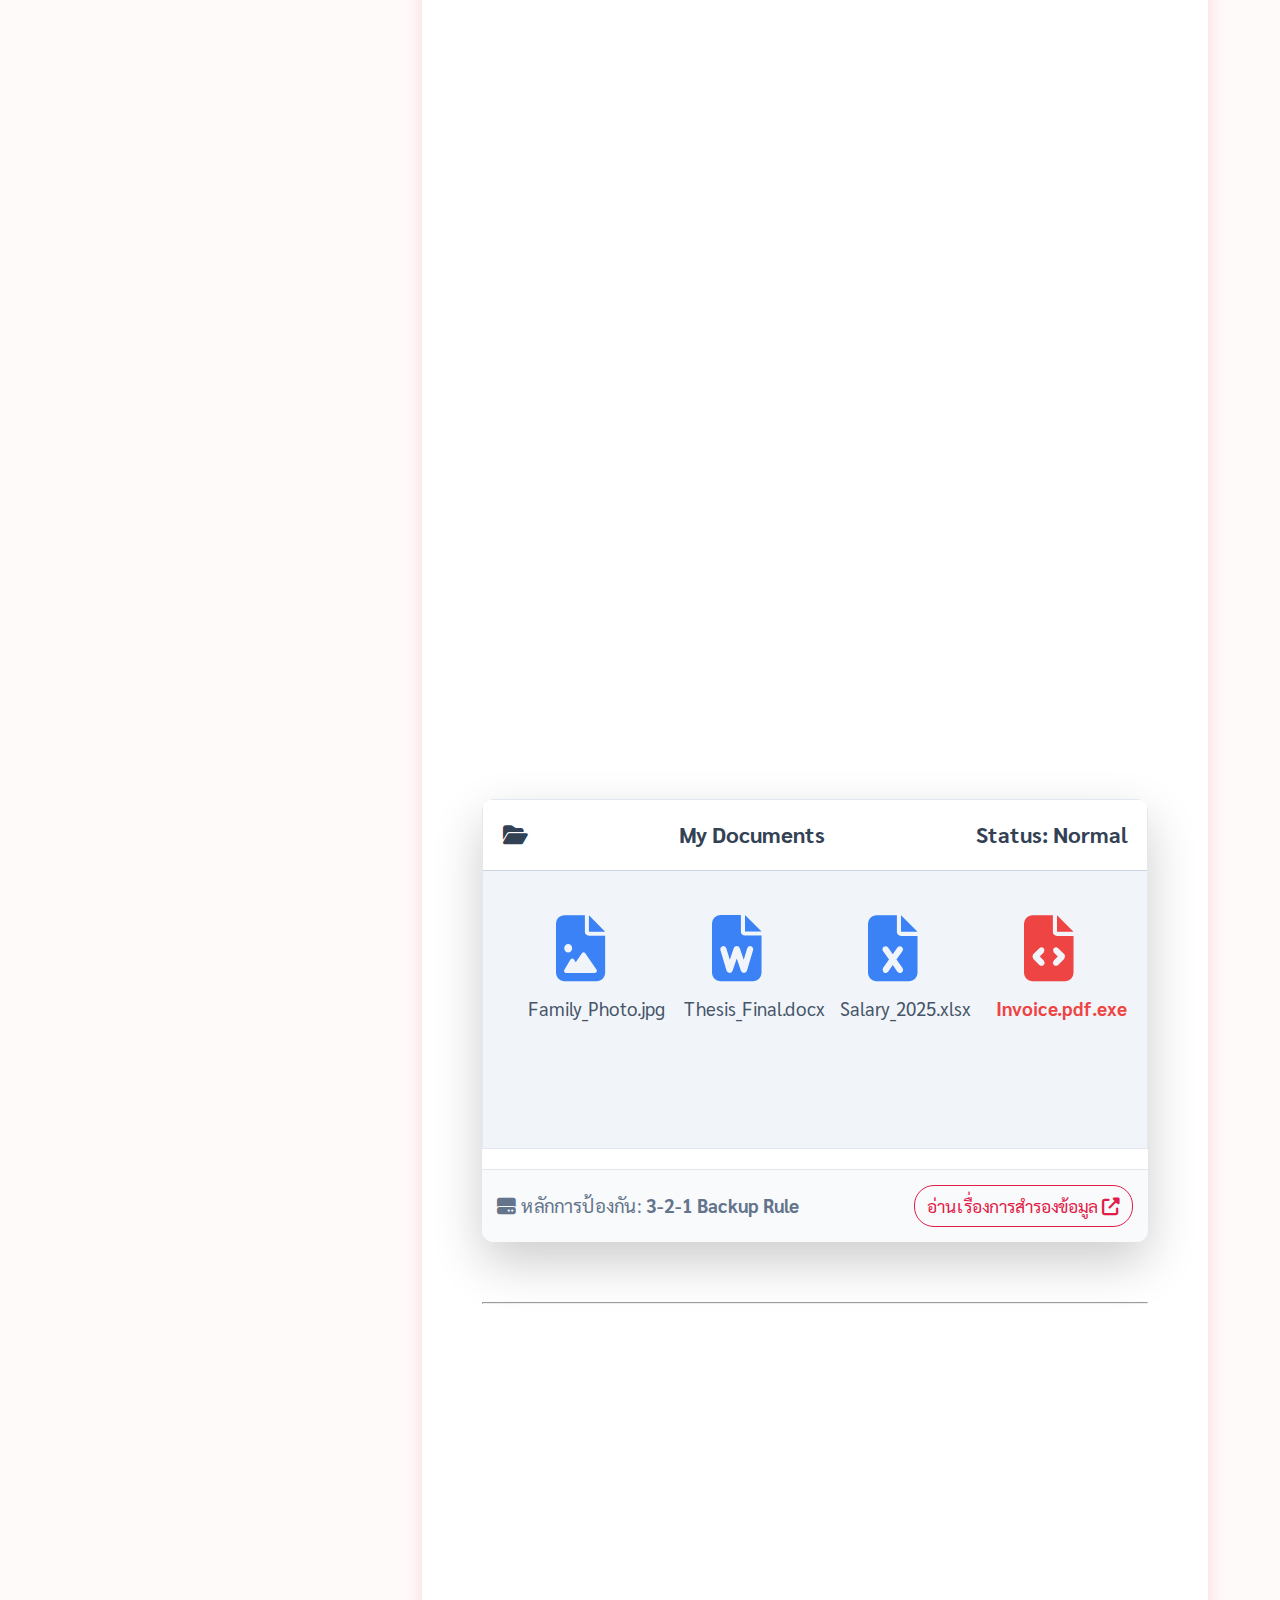
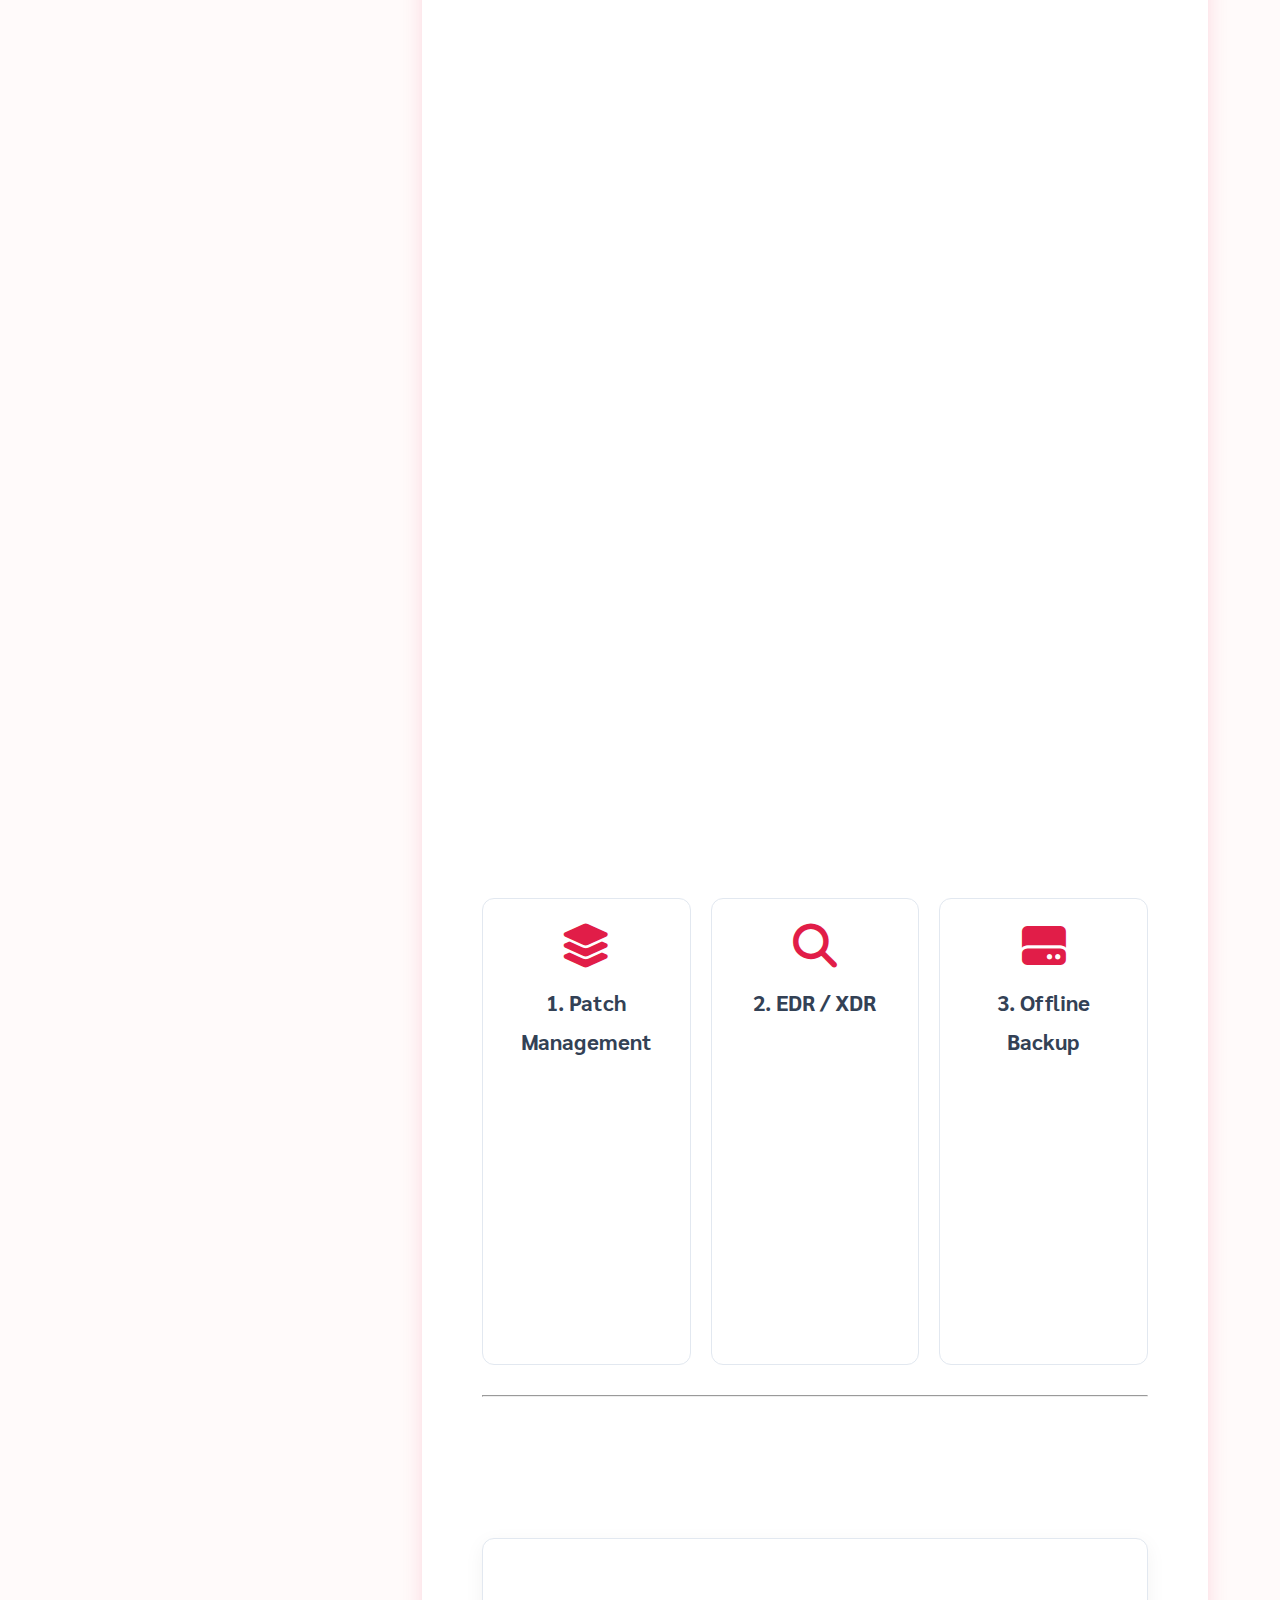
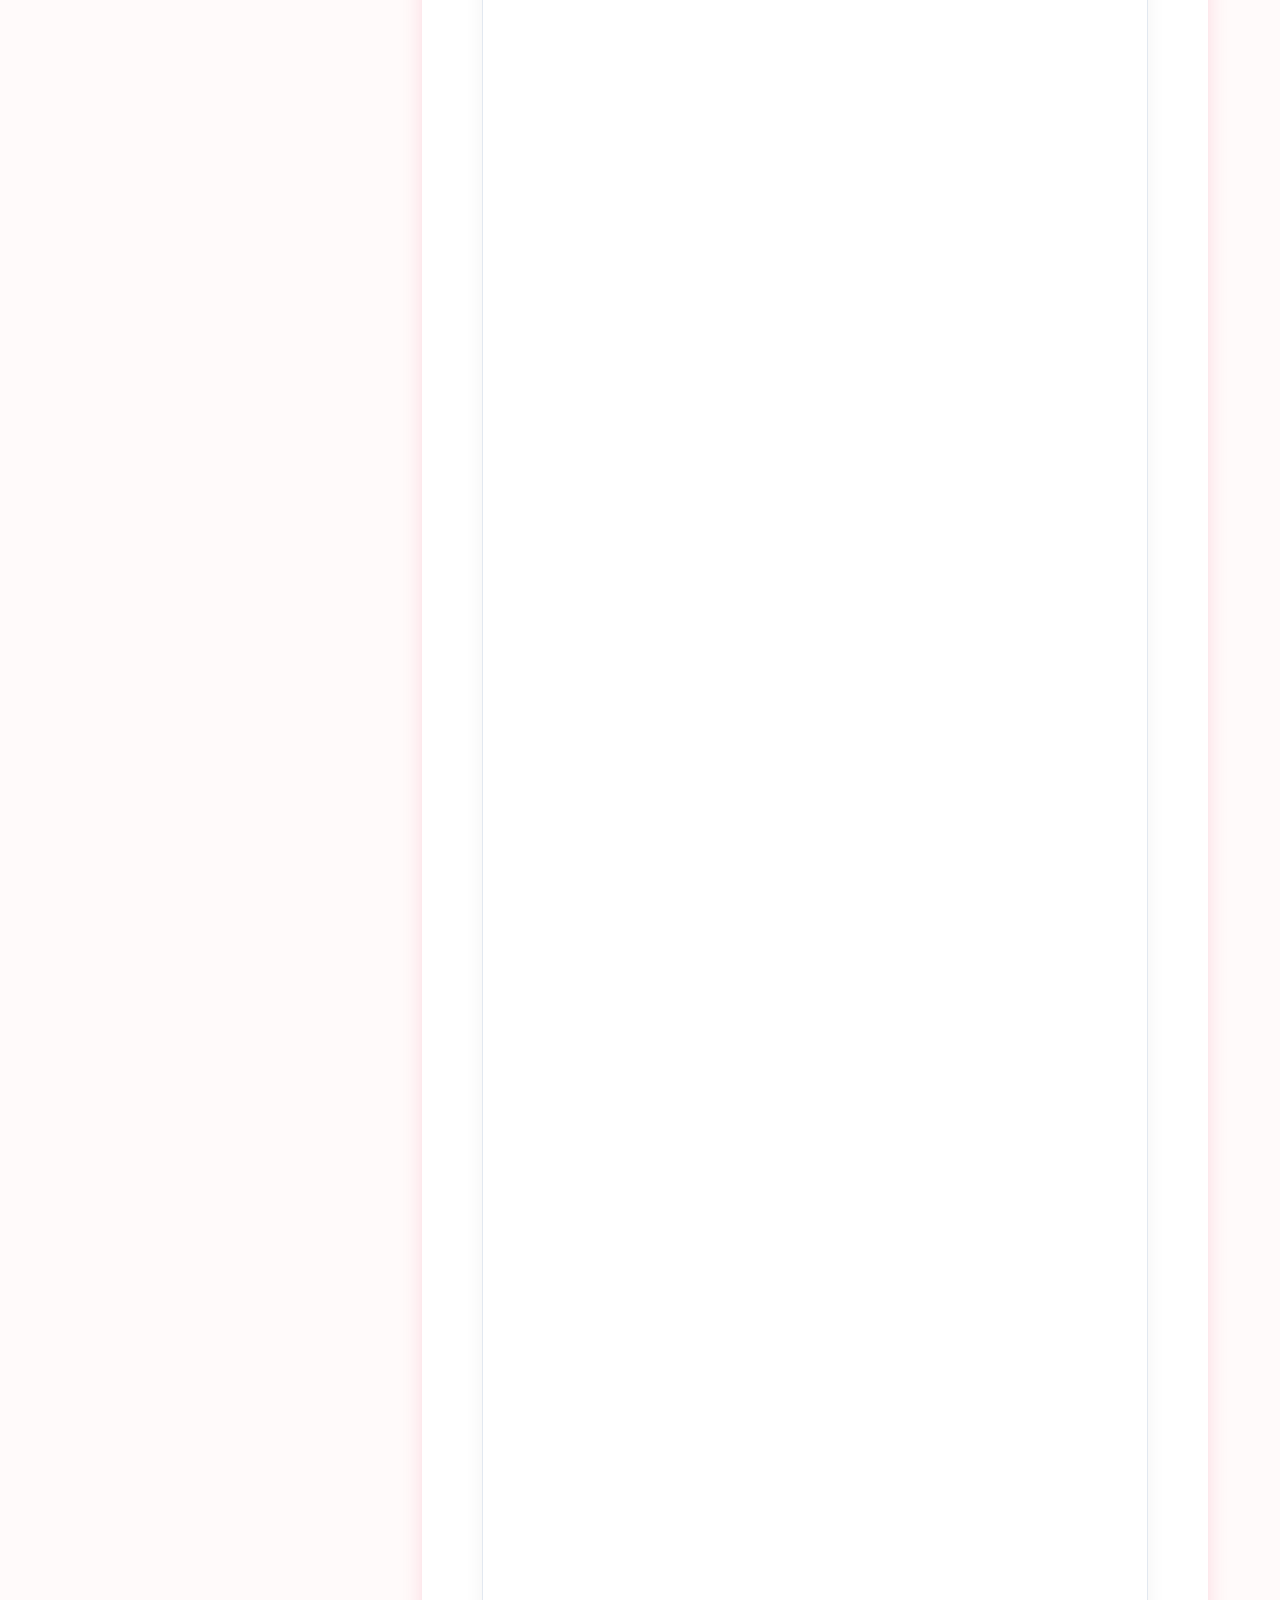
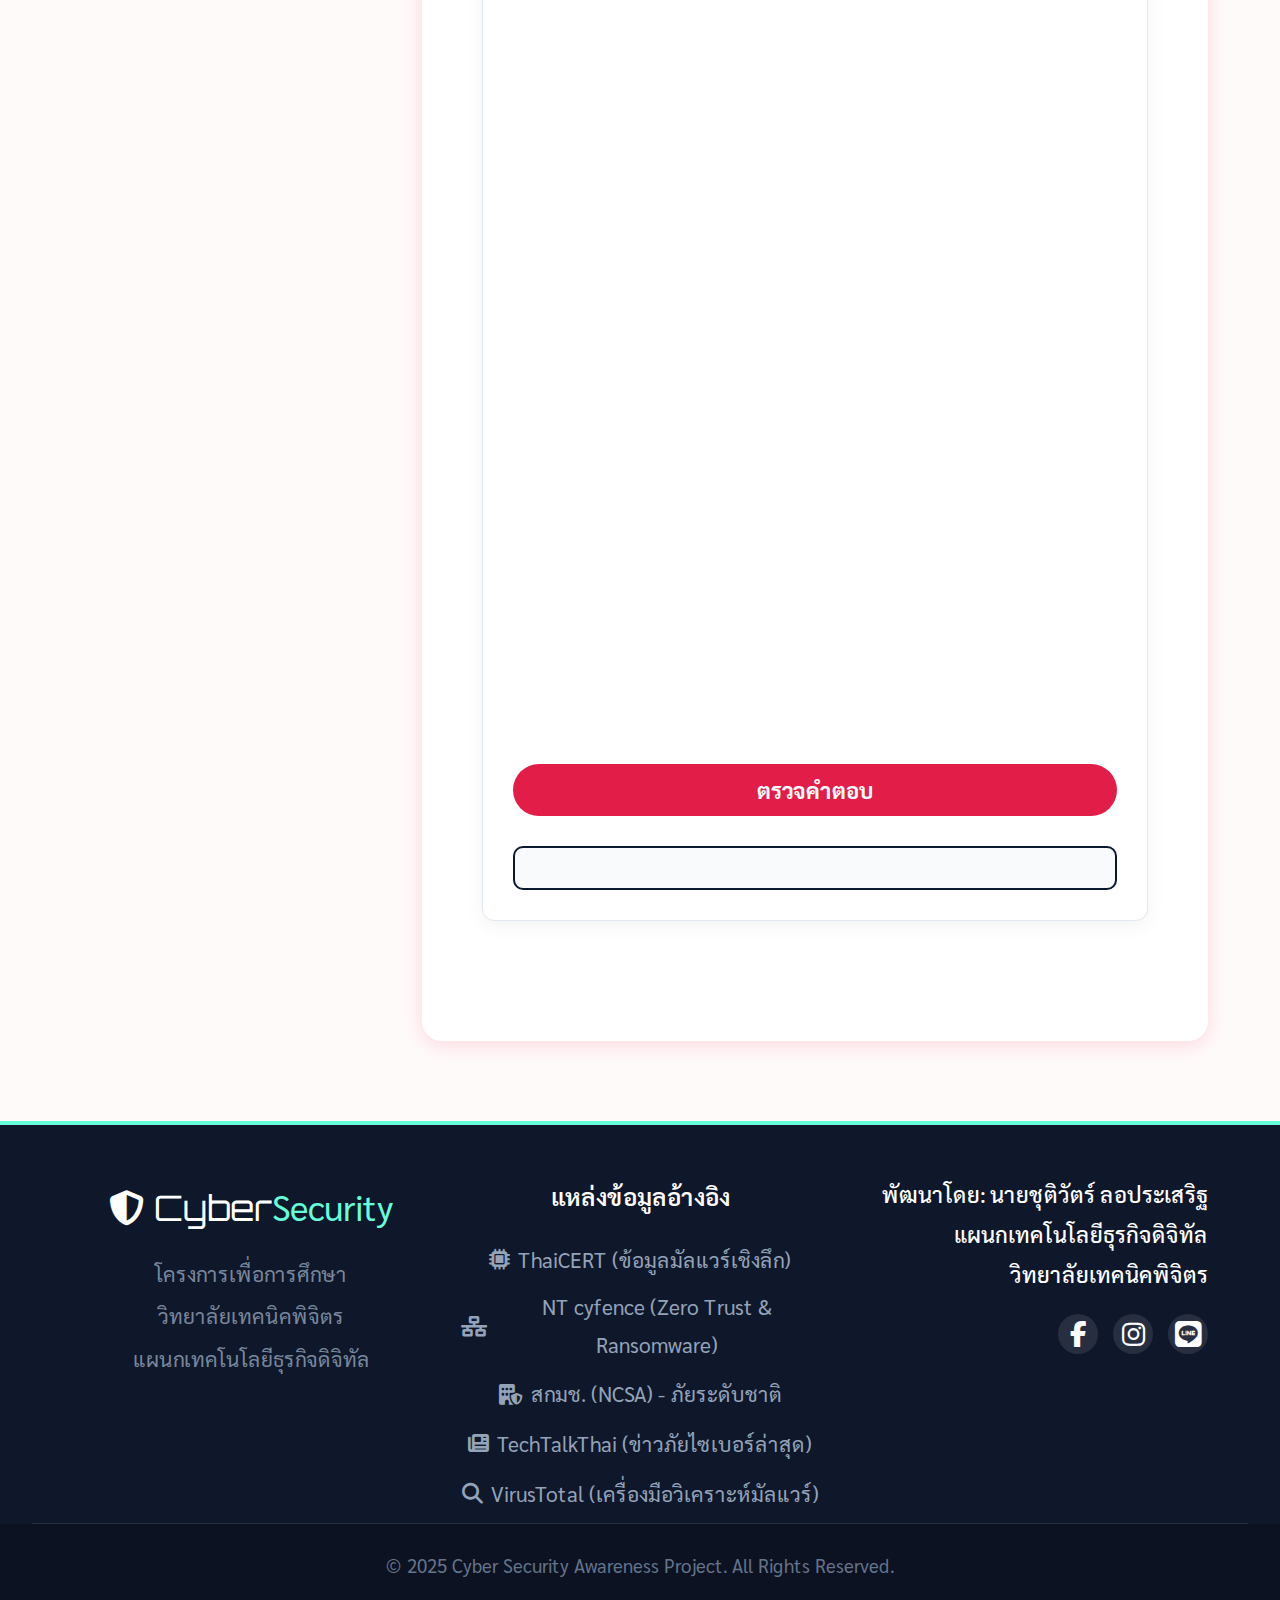
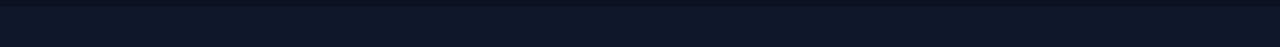
<file: การป้องกันไวรัสและมัลแวร์/index.html>
<!DOCTYPE html>
<html lang="th">
<head>
    <meta charset="UTF-8">
    <meta name="viewport" content="width=device-width, initial-scale=1.0">
    <title>Chapter 5: เจาะลึกมัลแวร์และการป้องกันขั้นสูง - CyberPedia</title>
    <link href="https://fonts.googleapis.com/css2?family=Sarabun:wght@300;400;500;700;800&family=Orbitron:wght@500;700&family=Courier+Prime:wght@400;700&display=swap" rel="stylesheet">
    <link rel="stylesheet" href="https://cdnjs.cloudflare.com/ajax/libs/font-awesome/6.4.0/css/all.min.css">
    <link rel="stylesheet" href="style.css">
</head>
<body>

   

    <div class="progress-container">
        <div class="progress-bar" id="progressBar"></div>
    </div>

    <nav class="navbar">
        <div class="nav-container">
            <a href="../home/index.html" class="logo">Cyber<span>Security</span></a>
            <div class="hamburger" id="hamburger-btn"><i class="fas fa-bars"></i></div>
            <ul class="nav-menu" id="nav-menu">
                <li><a href="../home/index.html" class="nav-link">หน้าหลัก</a></li>
                <li class="dropdown">
                    <a href="#" class="nav-link dropdown-toggle">บทเรียน <i class="fas fa-chevron-down"></i></a>
                    <ul class="dropdown-menu">
                      <li><a href="../ความรู้เกี่ยวกับภัยไซเบอร์และวิธีป้องกัน/intro.html">บทที่ 1. ความรู้เกี่ยวกับภัยไซเบอร์และวิธีป้องกัน</a></li>
                            <li><a href="../การตั้งรหัสผ่านอย่างปลอดภัย/index.html">บทที่ 2. การตั้งรหัสผ่านอย่างปลอดภัย</a></li>
                            <li><a href="../การรู้เท่ากันอีเมลและเว็บไซต์ปลอม/index.html">บทที่ 3. การรู้เท่ากันอีเมลและเว็บไซต์ปลอม</a></li>
                            <li><a href="../การใช้อินเทอร์เน็ตและสื่อสังคมอย่างปลอดภัย/index.html">บทที่ 4. การใช้อินเทอร์เน็ตและสื่อสังคมอย่างปลอดภัย</a></li>
                            <li><a href="../การป้องกันไวรัสและมัลแวร์/index.html">บทที่ 5. การป้องกันไวรัสและมัลแวร์</a></li>
                       <li class="divider"></li>
                    </ul>
                </li>
                <li><a href="../ติดต่อเรา/index.html" class="nav-link btn-nav-contact">ติดต่อเรา</a></li>
            </ul>
        </div>
    </nav>

    <section class="lesson-hero">
        <div class="hero-overlay"></div>
        <div class="hero-content">
            <span class="badge-category">Module 5 : Endpoint Protection</span>
            <h1>การป้องกันไวรัสและมัลแวร์ <br><span class="subtitle">(Advanced Malware Analysis, Ransomware & Zero-Day Defense)</span></h1>
            <div class="meta-info">
                <span><i class="fas fa-book-open"></i> บทที่ 5</span>
                <span><i class="fas fa-biohazard"></i> เนื้อหาระดับลึก (Deep Dive)</span>
                <span><i class="fas fa-clock"></i> เวลาอ่าน: 90 นาที</span>
            </div>
        </div>
    </section>

    <div class="container main-layout">
        
        <aside class="sidebar-toc">
            <div class="toc-inner">
                <h3><i class="fas fa-bug"></i> หัวข้อย่อยบทเรียนที่ 5</h3>
                <ul id="toc-list">
                    <li><a href="#sec1" class="active">5.1 Malware Anatomy</a></li>
                    <li><a href="#sec2">5.2 ประเภทมัลแวร์ (เจาะลึก)</a></li>
                    <li><a href="#lab1" class="highlight-toc">LAB 1: Malware Scanner</a></li>
                    <li><a href="#sec3">5.3 กลไกการโจมตีขั้นสูง</a></li>
                    <li><a href="#sec4">5.4 ธุรกิจ Ransomware</a></li>
                    <li><a href="#sec5">5.5 เทคนิคการอำพรางตัว</a></li>
                    <li><a href="#lab2" class="highlight-toc">LAB 2: Ransomware Sim</a></li>
                    <li><a href="#sec6">5.6 ยุทธวิธีป้องกัน (Zero Trust)</a></li>
                </ul>
            </div>
        </aside>

        <article class="content-area">
            
            <section id="sec1" class="chapter">
                <h2><span class="chapter-number">5.1</span> กายวิภาคของมัลแวร์ (Malware Anatomy)</h2>
                <p><strong>Malware (Malicious Software)</strong> ในยุคปัจจุบันไม่ใช่แค่โปรแกรมกวนใจที่เขียนโดยเด็กวัยรุ่น แต่มันคือ "อาวุธไซเบอร์ทางทหาร" ที่มีโครงสร้างซับซ้อน มัลแวร์ตัวหนึ่งเปรียบเสมือนกองทัพที่มีหน่วยย่อยทำงานประสานกัน:</p>
                
                <figure class="img-block large">
                    <img src="1.jpg" alt="Cyber Kill Chain Structure">
                    <figcaption>[ภาพประกอบ 1: โครงสร้าง Cyber Kill Chain ของมัลแวร์ ตั้งแต่การส่งมอบจนถึงการควบคุม]</figcaption>
                </figure>

                <div class="tech-box">
                    <h4><i class="fas fa-microchip"></i> องค์ประกอบหลัก (The Malware Component)</h4>
                    <ul class="detail-list">
                        <li><strong>Dropper/Loader (หน่วยแทรกซึม):</strong> ส่วนหน้าด่านที่มีขนาดเล็ก ทำหน้าที่หลบเลี่ยง Antivirus และ "ดาวน์โหลด" ตัวร้ายของจริงเข้ามาในเครื่องอย่างเงียบเชียบ</li>
                        <li><strong>Payload (หัวรบ):</strong> ส่วนที่สร้างความเสียหายจริง เช่น การเข้ารหัสไฟล์ (Ransomware), การขโมยรหัสผ่าน (Spyware) หรือการลบข้อมูล (Wiper)</li>
                        <li><strong>C2 (Command & Control):</strong> ช่องทางลับที่มัลแวร์ใช้สื่อสารกลับไปหาแฮกเกอร์เพื่อรับคำสั่งใหม่ หรือส่งข้อมูลที่ขโมยมาออกไป เปรียบเหมือนวิทยุสื่อสารในสนามรบ</li>
                        <li><strong>Persistence (การฝังตัว):</strong> การแก้ไข Registry หรือ Task Scheduler เพื่อให้มัลแวร์ทำงานอัตโนมัติทุกครั้งที่เปิดเครื่อง แม้จะถูกลบไฟล์ทิ้งไปแล้วก็ตาม</li>
                    </ul>
                </div>
            </section>

            <hr class="divider">

            <section id="sec2" class="chapter">
                <h2><span class="chapter-number">5.2</span> เจาะลึกประเภทมัลแวร์ (Advanced Classification)</h2>
                <p>โลกนี้มีภัยคุกคามที่ซ่อนเร้นกว่าไวรัสธรรมดา นี่คือ 4 ประเภทที่ตรวจจับยากที่สุด:</p>
                
                <div class="grid-2">
                    <div class="attack-card">
                        <h3><i class="fas fa-ghost"></i> Rootkit</h3>
                        <p>มัลแวร์ล่องหนที่ฝังตัวในระดับลึกสุดของ OS (Kernel Mode) ทำให้มันสามารถ "สั่งการ" ระบบปฏิบัติการให้โกหกเราได้ เช่น ซ่อนไฟล์ของตัวเองจาก File Explorer หรือซ่อน Process จาก Task Manager</p>
                    </div>
                    <div class="attack-card">
                        <h3><i class="fas fa-network-wired"></i> Botnet</h3>
                        <p>เปลี่ยนคอมพิวเตอร์ของคุณเป็น "ซอมบี้" เพื่อรอรับคำสั่งจากแฮกเกอร์ไปโจมตีเว็บอื่น (DDoS) หรือขุด Bitcoin โดยที่คุณไม่รู้ตัว อาการคือเครื่องจะช้าลงอย่างผิดปกติ</p>
                    </div>
                    <div class="attack-card">
                        <h3><i class="fas fa-keyboard"></i> Keylogger / Infostealer</h3>
                        <p>สายลับจับการพิมพ์ มันจะบันทึกทุกปุ่มที่คุณกด (รหัสผ่านธนาคาร, แชทลับ) รวมถึงดูด Cookies จาก Browser เพื่อขโมย Session การล็อกอินของคุณไปสวมรอย</p>
                    </div>
                    <div class="attack-card">
                        <h3><i class="fas fa-memory"></i> Fileless Malware</h3>
                        <p><strong>อันตรายที่สุด!</strong> มันไม่มีไฟล์ .exe ให้สแกนเจอ แต่จะทำงานอยู่ในหน่วยความจำ (RAM) และใช้เครื่องมือที่มีอยู่แล้วในเครื่อง (เช่น PowerShell) ทำร้ายระบบ ทำให้ Antivirus ทั่วไปมองไม่เห็น</p>
                    </div>
                </div>
            </section>

            <section id="lab1" class="chapter">
                <h2><i class="fas fa-crosshairs"></i> LAB 1: Malware Scanner Simulator</h2>
                <p>จำลองการทำงานของ Antivirus แบบ <strong>Signature-based</strong> (ตรวจจับจากฐานข้อมูล) ลองสแกนไฟล์ดูว่าอันไหนคือภัยคุกคาม</p>

                <div class="scanner-tool">
                    <div class="scanner-screen">
                        <div class="scan-header">
                            <span><i class="fas fa-shield-virus"></i> CyberPedia Endpoint Protection</span>
                            <span class="status-ready" id="avStatus">System Ready</span>
                        </div>
                        <div class="file-selection">
                            <label><input type="radio" name="file" value="clean" checked> 📄 budget_report_2024.xlsx</label>
                            <label><input type="radio" name="file" value="trojan"> 🎮 free_gta6_crack.exe</label>
                            <label><input type="radio" name="file" value="ransom"> 📑 invoice_urgent.pdf.js</label>
                            <label><input type="radio" name="file" value="rootkit"> ⚙️ svchost.exe (modified)</label>
                        </div>
                        <div class="scan-progress">
                            <div class="bar" id="scanBar"></div>
                        </div>
                        <div id="scanResult" class="scan-result hidden"></div>
                    </div>
                    <button id="startScanBtn" class="btn-scan">Start Scan</button>

                    <div style="margin-top: 25px; padding-top: 15px; border-top: 1px dashed rgba(255,255,255,0.2); font-size: 0.85rem; color: #cbd5e1; display: flex; justify-content: space-between; align-items: center; flex-wrap: wrap; gap: 10px;">
                        <span>
                            <i class="fas fa-search"></i> เทียบเคียงฐานข้อมูล: <strong>VirusTotal (Google)</strong>
                        </span>
                        <a href="https://www.virustotal.com/" target="_blank" style="color: #fca5a5; text-decoration: none; border: 1px solid #fca5a5; padding: 4px 12px; border-radius: 20px; font-size: 0.8rem; transition: 0.3s;">
                            ลองสแกนไฟล์จริง <i class="fas fa-external-link-alt"></i>
                        </a>
                    </div>
                </div>
            </section>

            <hr class="divider">

            <section id="sec3" class="chapter">
                <h2><span class="chapter-number">5.3</span> กลไกการโจมตีขั้นสูง (Advanced Attack Vectors)</h2>
                <p>แฮกเกอร์ไม่ได้แค่ส่งอีเมลหลอกลวงอีกต่อไป แต่ใช้วิธีที่แนบเนียนจนแม้แต่ผู้เชี่ยวชาญยังพลาด:</p>

                <h3>3.1 Supply Chain Attack (การโจมตีผ่านซัพพลายเชน)</h3>
                <p>แทนที่จะเจาะบริษัทคุณโดยตรง แฮกเกอร์จะไปเจาะ <strong>"บริษัทที่ทำซอฟต์แวร์ที่คุณใช้"</strong> แทน แล้วแอบฝังมัลแวร์มากับตัวอัปเดต (Software Update) ที่ถูกต้องตามกฎหมาย</p>
                <div class="alert-box">
                    <strong><i class="fas fa-history"></i> ตัวอย่างจริง: SolarWinds Hack (2020)</strong> แฮกเกอร์ฝังมัลแวร์ลงในอัปเดตของโปรแกรมจัดการเครือข่าย ทำให้บริษัทใหญ่ทั่วโลกและหน่วยงานรัฐบาลสหรัฐฯ โดนเจาะระบบพร้อมกันโดยไม่รู้ตัว
                </div>

                <h3>3.2 Malvertising (โฆษณาอันตราย)</h3>
                <p>แฮกเกอร์ซื้อพื้นที่โฆษณาบนเว็บข่าวหรือเว็บชื่อดังที่ถูกต้อง แล้วฝังโค้ดอันตรายลงไป เพียงแค่คุณเปิดหน้าเว็บที่มีโฆษณานั้น (โดยไม่ต้องคลิก!) เครื่องก็อาจติดไวรัสได้ผ่านช่องโหว่ของ Browser (เทคนิคนี้เรียกว่า Drive-by Download)</p>
            </section>

            <hr class="divider">

            <section id="sec4" class="chapter">
                <h2><span class="chapter-number">5.4</span> Ransomware 2.0: ธุรกิจแฟรนไชส์โจร</h2>
                <p>Ransomware ในปัจจุบันพัฒนาไปสู่รูปแบบธุรกิจที่เรียกว่า <strong>RaaS (Ransomware-as-a-Service)</strong></p>
                
                <ul class="detail-list">
                    <li><strong>ผู้พัฒนา (Developers):</strong> เขียนโค้ดมัลแวร์ที่เก่งกาจ แต่ไม่ลงมือเอง</li>
                    <li><strong>ผู้เช่า (Affiliates):</strong> คือโจรทั่วไปที่ไป "เช่า" มัลแวร์มาโจมตีเหยื่อ (คุณ) โดยแบ่งกำไรให้คนเขียน 30%</li>
                </ul>
                <p>นั่นหมายความว่า <strong>"ใครๆ ก็เป็นแฮกเกอร์ได้"</strong> แม้จะเขียนโค้ดไม่เป็น ทำให้จำนวนการโจมตีพุ่งสูงขึ้นอย่างมหาศาล</p>

                <div class="accordion">
                    <details>
                        <summary>🔥 Double Extortion (ขู่กรรโชกสองชั้น)</summary>
                        <p>แฮกเกอร์ไม่ได้แค่ล็อกไฟล์เรียกเงิน (ชั้นที่ 1) แต่ยัง <strong>"ขโมยข้อมูลออกไปก่อน"</strong> แล้วขู่ว่าถ้าไม่จ่ายเงิน จะเอาข้อมูลลูกค้าหรือความลับบริษัทไปปล่อยขายใน Dark Web (ชั้นที่ 2) ทำให้แม้เราจะมี Backup ก็ยังต้องยอมจ่าย</p>
                    </details>
                    <details>
                        <summary>🛡️ ทำไม Antivirus ถึงกันไม่ได้ทุกตัว?</summary>
                        <p>Ransomware ใหม่ๆ จะใช้เทคนิค <strong>Polymorphic Code</strong> คือเปลี่ยนโครงสร้างโค้ดตัวเองทุกครั้งที่ติดเครื่องใหม่ ทำให้ลายเซ็น (Signature) เดิมจำไม่ได้ ต้องใช้ระบบ AI ตรวจจับพฤติกรรมแทน</p>
                    </details>
                </div>

                <div class="video-section">
                    <h3><i class="fas fa-play-circle"></i> วิดีโอประกอบ: Ransomware คืออะไร? (เข้าใจง่ายใน 2 นาที)</h3>
                   <div class="video-wrapper">
        <iframe 
          src="https://drive.google.com/file/d/1X9OHBHlFUyfQ9vPhtt_8OW-N74F8GOph/preview"
            allow="autoplay; fullscreen"
            allowfullscreen
            width="100%" 
            height="100%">
        </iframe>
    </div>
                    <p class="video-caption">ขอบคุณสื่อการสอนจาก: ชัวร์ก่อนแชร์ สำนักข่าวไทย</p>
                </div>
            </section>

            <hr class="divider">

            <section id="sec5" class="chapter">
                <h2><span class="chapter-number">5.5</span> เทคนิคการอำพรางตัว (Evasion Techniques)</h2>
                <p>มัลแวร์ที่ฉลาดจะทำทุกวิถีทางเพื่อไม่ให้ถูกจับได้:</p>
                
                <div class="grid-2">
                    <div class="info-card">
                        <h3><i class="fas fa-image"></i> Steganography</h3>
                        <p>การซ่อนโค้ดอันตรายไว้ใน "ไฟล์รูปภาพ" (เช่น โลโก้เว็บไซต์) เมื่อดูด้วยตาเปล่าจะเป็นรูปปกติ แต่เมื่อมัลแวร์ตัวแม่โหลดรูปนี้ไป มันจะแกะโค้ดลับออกมาทำงาน</p>
                    </div>
                    <div class="info-card">
                        <h3><i class="fas fa-box-open"></i> Sandbox Evasion</h3>
                        <p>มัลแวร์จะตรวจสอบสภาพแวดล้อม ถ้ามันรู้ตัวว่ากำลังถูกรันในเครื่องจำลอง (Sandbox) ของนักวิจัย หรือ Antivirus มันจะ "แกล้งตาย" (ไม่ทำงาน) เพื่อหลอกว่าตัวเองเป็นไฟล์ปลอดภัย</p>
                    </div>
                </div>
            </section>

            <section id="lab2" class="chapter">
                <h2><i class="fas fa-biohazard"></i> LAB 2: จำลองการโจมตี Ransomware</h2>
                <p>สถานการณ์: คอมพิวเตอร์ของคุณมีไฟล์สำคัญอยู่ ลองกดเปิดไฟล์แนบเพื่อดูว่าจะเกิดอะไรขึ้น และทดลองกู้คืนข้อมูลด้วยระบบ Backup</p>

                <div class="ransomware-sim">
                    <div class="file-explorer">
                        <div class="fe-header">
                            <i class="fas fa-folder-open"></i> My Documents
                            <span class="backup-status" id="backupStatus">Status: Normal</span>
                        </div>
                        <div class="fe-body" id="fileGrid">
                            <div class="file-item"><i class="fas fa-file-image file-icon"></i><br>Family_Photo.jpg</div>
                            <div class="file-item"><i class="fas fa-file-word file-icon"></i><br>Thesis_Final.docx</div>
                            <div class="file-item"><i class="fas fa-file-excel file-icon"></i><br>Salary_2025.xlsx</div>
                            <div class="file-item virus-file" onclick="triggerRansomware()">
                                <i class="fas fa-file-code file-icon danger"></i><br>
                                <span class="blink">Invoice.pdf.exe</span>
                            </div>
                        </div>
                        
                        <div class="ransom-overlay hidden" id="ransomScreen">
                            <div class="lock-icon"><i class="fas fa-lock"></i></div>
                            <h3>YOUR FILES ARE ENCRYPTED!</h3>
                            <p>ไฟล์ของคุณถูกล็อกด้วย Ransomware แล้ว! จ่ายเงิน 300 USD เพื่อปลดล็อก หรือใช้ระบบกู้คืน</p>
                            <div class="action-buttons">
                                <button class="btn-pay" disabled>💸 จ่ายเงิน (ไม่ได้ผล)</button>
                                <button class="btn-restore" onclick="restoreFiles()">💾 กู้คืนจาก Backup (Offline)</button>
                            </div>
                        </div>
                    </div>

                    <div style="margin-top: 20px; padding: 15px; background: #f8fafc; border-top: 1px solid #e2e8f0; font-size: 0.85rem; color: #64748b; display: flex; justify-content: space-between; align-items: center; flex-wrap: wrap; gap: 10px;">
                        <span>
                            <i class="fas fa-hdd"></i> หลักการป้องกัน: <strong>3-2-1 Backup Rule</strong>
                        </span>
                        <a href="https://www.cisa.gov/news-events/news/options-consider-when-protecting-your-data" target="_blank" style="color: var(--accent); text-decoration: none; border: 1px solid var(--accent); padding: 4px 12px; border-radius: 20px; font-size: 0.8rem; transition: 0.3s;">
                            อ่านเรื่องการสำรองข้อมูล <i class="fas fa-external-link-alt"></i>
                        </a>
                    </div>
                </div>
            </section>

            <hr class="divider">

            <section id="sec6" class="chapter">
                <h2><span class="chapter-number">5.6</span> ยุทธวิธีป้องกันแห่งอนาคต (Zero Trust Strategy)</h2>
                <p>แนวคิดเดิมที่ว่า "ข้างนอกอันตราย ข้างในปลอดภัย" ใช้ไม่ได้อีกแล้ว ยุคนี้เราต้องใช้แนวคิด <strong>Zero Trust (ไม่เชื่อใจใครเลย)</strong>:</p>
                <ul class="detail-list">
                    <li><strong>Verify Explicitly:</strong> ตรวจสอบตัวตนทุกครั้ง ไม่ว่าจะเข้าถึงจากในบริษัทหรือที่บ้าน</li>
                    <li><strong>Least Privilege:</strong> ให้สิทธิ์เท่าที่จำเป็นเท่านั้น (เช่น พนักงานทั่วไปไม่ต้องเข้าถึงฐานข้อมูลเงินเดือน)</li>
                    <li><strong>Assume Breach:</strong> ให้คิดเสมอว่า "เราโดนเจาะแล้ว" เพื่อให้ระบบเตรียมพร้อมรับมือตลอดเวลา</li>
                </ul>
<div class="video-section" style="margin-bottom: 40px;">
                <h3><i class="fas fa-shield-virus"></i> วิดีโอประกอบ: วิธีป้องกันไวรัส และการใช้ VirusTotal เช็คไฟล์อันตราย</h3>
               <div class="video-wrapper">
    <iframe 
       src="https://drive.google.com/file/d/110Fcmkcdpb-vNp8URbLPF5Ae60WLqJlP/preview"
        allow="autoplay; fullscreen"
        allowfullscreen
        width="100%" 
        height="100%">
    </iframe>
</div>
                <p class="video-caption">ขอบคุณสื่อการสอนจาก: iT24Hrs - ไอที 24 ชั่วโมง</p>
            </div>
                <h3 style="margin-top:30px;">มาตรการป้องกันขั้นพื้นฐานที่ต้องทำ (The Holy Trinity)</h3>
                <div class="grid-3">
                    <div class="tool-card">
                        <i class="fas fa-layer-group"></i>
                        <h4>1. Patch Management</h4>
                        <p>อัปเดต OS และ Software ทันทีที่มีแพทช์ เพื่อปิดช่องโหว่ Zero-Day</p>
                    </div>
                    <div class="tool-card">
                        <i class="fas fa-search"></i>
                        <h4>2. EDR / XDR</h4>
                        <p>ใช้ระบบตรวจจับที่ฉลาดกว่า Antivirus (Endpoint Detection & Response) ที่ดู "พฤติกรรม" แทน "ไฟล์"</p>
                    </div>
                    <div class="tool-card">
                        <i class="fas fa-hdd"></i>
                        <h4>3. Offline Backup</h4>
                        <p>สำรองข้อมูลใส่ External HDD แล้ว "ถอดสายออก" เพื่อกัน Ransomware วิ่งไปเข้ารหัสตัว Backup</p>
                    </div>
                </div>

            <hr class="divider">

           <section id="quiz" class="chapter">
                <h2></span> แบบทดสอบหลังเรียนบทที่ 5</h2>
                <p>ทดสอบความรู้ความเข้าใจเรื่องมัลแวร์และการป้องกัน (10 คะแนน)</p>

                <div class="quiz-container">
                    <form id="quiz-form">
                        <div class="quiz-item">
                            <h3>1. ข้อใดคือความหมายที่ถูกต้องที่สุดของ "Malware"?</h3>
                            <label><input type="radio" name="q1" value="a"> a) โปรแกรมที่ช่วยเพิ่มความเร็วคอมพิวเตอร์</label>
                            <label><input type="radio" name="q2" value="b"> b) ซอฟต์แวร์ที่ออกแบบมาเพื่อทำอันตรายต่อระบบ</label>
                            <label><input type="radio" name="q3" value="c"> c) อุปกรณ์ฮาร์ดแวร์ที่ชำรุดเสียหาย</label>
                            <label><input type="radio" name="q4" value="d"> d) โปรแกรมป้องกันไวรัสที่หมดอายุ</label>
                        </div>

                        <div class="quiz-item">
                            <h3>2. "Ransomware" มีพฤติกรรมการโจมตีอย่างไร?</h3>
                            <label><input type="radio" name="q2" value="a"> a) เข้ารหัสไฟล์ข้อมูลแล้วเรียกเก็บเงินเพื่อแลกกับการปลดล็อก</label>
                            <label><input type="radio" name="q2" value="b"> b) ขโมยรหัสผ่าน Facebook ของผู้ใช้</label>
                            <label><input type="radio" name="q2" value="c"> c) ทำให้เมาส์และคีย์บอร์ดใช้งานไม่ได้ชั่วคราว</label>
                            <label><input type="radio" name="q2" value="d"> d) เปลี่ยนหน้าจอ Desktop เป็นสีดำ</label>
                        </div>

                        <div class="quiz-item">
                            <h3>3. มัลแวร์ชนิดใดสามารถ "แพร่กระจายตัวเอง" ไปยังเครื่องอื่นได้โดยอัตโนมัติ (ไม่ต้องรอคนกดเปิดไฟล์)?</h3>
                            <label><input type="radio" name="q3" value="a"> a) Spyware (สปายแวร์)</label>
                            <label><input type="radio" name="q3" value="b"> b) Trojan (ม้าโทรจัน)</label>
                            <label><input type="radio" name="q3" value="c"> c) Worm (หนอนคอมพิวเตอร์)</label>
                            <label><input type="radio" name="q3" value="d"> d) Adware (แอดแวร์)</label>
                        </div>

                        <div class="quiz-item">
                            <h3>4. "Trojan Horse" (ม้าโทรจัน) มักจะแฝงตัวมาในรูปแบบใด?</h3>
                            <label><input type="radio" name="q4" value="a"> a) อีเมลลูกโซ่ที่ส่งต่อกันมา</label>
                            <label><input type="radio" name="q4" value="b"> b) หน้าต่างแจ้งเตือนว่าเครื่องติดไวรัส</label>
                            <label><input type="radio" name="q4" value="c"> c) ไฟล์ระบบของ Windows</label>
                            <label><input type="radio" name="q4" value="d"> d) โปรแกรมหรือเกมเถื่อนที่ดูเหมือนใช้งานได้ปกติ</label>
                        </div>

                        <div class="quiz-item">
                            <h3>5. หน้าที่หลักของ "Spyware" คืออะไร?</h3>
                            <label><input type="radio" name="q5" value="a"> a) ทำลายฮาร์ดดิสก์ให้ใช้งานไม่ได้</label>
                            <label><input type="radio" name="q5" value="b"> b) แอบดักจับข้อมูลส่วนตัวและพฤติกรรมการใช้งานของผู้ใช้</label>
                            <label><input type="radio" name="q5" value="c"> c) แสดงโฆษณาขึ้นมาบนหน้าจอบ่อยๆ</label>
                            <label><input type="radio" name="q5" value="d"> d) เปลี่ยนชื่อไฟล์เอกสารทั้งหมด</label>
                        </div>

                        <div class="quiz-item">
                            <h3>6. ข้อใด **ไม่ใช่** สัญญาณที่บ่งบอกว่าคอมพิวเตอร์อาจติดมัลแวร์?</h3>
                            <label><input type="radio" name="q6" value="a"> a) เครื่องทำงานช้าลงหรือค้างบ่อยผิดปกติ</label>
                            <label><input type="radio" name="q6" value="b"> b) มีโปรแกรมแปลกๆ ติดตั้งเองโดยที่เราไม่รู้ตัว</label>
                            <label><input type="radio" name="q6" value="c"> c) อินเทอร์เน็ตมีความเร็วเพิ่มขึ้นสูงมาก</label>
                            <label><input type="radio" name="q6" value="d"> d) หน้า Homepage ของเว็บเบราว์เซอร์เปลี่ยนไปเอง</label>
                        </div>

                        <div class="quiz-item">
                            <h3>7. โปรแกรม Antivirus ใช้เทคนิค "Signature-based" เพื่ออะไร?</h3>
                            <label><input type="radio" name="q7" value="a"> a) เพื่อตรวจสอบลายเซ็นดิจิทัลของผู้ใช้งาน</label>
                            <label><input type="radio" name="q7" value="b"> b) เพื่อเทียบฐานข้อมูลไวรัสที่มีอยู่กับไฟล์ในเครื่อง</label>
                            <label><input type="radio" name="q7" value="c"> c) เพื่อเข้ารหัสไฟล์ข้อมูลให้ปลอดภัย</label>
                            <label><input type="radio" name="q7" value="d"> d) เพื่อสแกนลายนิ้วมือในการเข้าสู่ระบบ</label>
                        </div>

                        <div class="quiz-item">
                            <h3>8. การทำ "Sandbox" ในระบบความปลอดภัยหมายถึงอะไร?</h3>
                            <label><input type="radio" name="q8" value="a"> a) การลบไฟล์ขยะออกจากเครื่อง</label>
                            <label><input type="radio" name="q8" value="b"> b) การจำลองพื้นที่ปิดเพื่อทดสอบรันไฟล์ต้องสงสัย</label>
                            <label><input type="radio" name="q8" value="c"> c) การก่อสร้างกำแพงไฟ (Firewall)</label>
                            <label><input type="radio" name="q8" value="d"> d) การสำรองข้อมูลลงในถังทราย</label>
                        </div>

                        <div class="quiz-item">
                            <h3>9. ทำไมเราจึงควร Update ระบบปฏิบัติการ (Windows/macOS) อย่างสม่ำเสมอ?</h3>
                            <label><input type="radio" name="q9" value="a"> a) เพื่อให้หน้าตาสวยงามขึ้นเท่านั้น</label>
                            <label><input type="radio" name="q9" value="b"> b) เพื่อให้กินพื้นที่ฮาร์ดดิสก์น้อยลง</label>
                            <label><input type="radio" name="q9" value="c"> c) เพื่อเพิ่มจำนวนเกมที่รองรับ</label>
                            <label><input type="radio" name="q9" value="d"> d) เพื่อปิดช่องโหว่ความปลอดภัย (Patch) ที่มัลแวร์ใช้โจมตี</label>
                        </div>

                        <div class="quiz-item">
                            <h3>10. หากสงสัยว่าเครื่องติดมัลแวร์ สิ่งแรกที่ควรทำคืออะไร?</h3>
                            <label><input type="radio" name="q10" value="a"> a) ตัดการเชื่อมต่ออินเทอร์เน็ตทันที (Disconnect)</label>
                            <label><input type="radio" name="q10" value="b"> b) รีบโอนเงินออกจากบัญชีธนาคารผ่านเครื่องนั้น</label>
                            <label><input type="radio" name="q10" value="c"> c) ส่งอีเมลถามเพื่อนทุกคนในรายชื่อติดต่อ</label>
                            <label><input type="radio" name="q10" value="d"> d) เปิดโปรแกรมดูหนังเพื่อเช็คความเร็วเครื่อง</label>
                        </div>
                    </form>

                    <button type="button" class="btn-submit-quiz" onclick="checkQuiz()">ตรวจคำตอบ</button>
                    
                    <div id="quiz-result" class="quiz-result"></div>
                </div>
            </section>
        </article>
    </div>

    <footer>
        <div class="container footer-content">
            
            <div class="footer-left">
                <div class="footer-logo">
                    <i class="fas fa-shield-alt"></i> Cyber<span>Security</span>
                </div>
                <p class="project-name">โครงการเพื่อการศึกษา</p>
                 <p class="project-name">วิทยาลัยเทคนิคพิจิตร</p>
                <p class="project-name">แผนกเทคโนโลยีธุรกิจดิจิทัล</p>
            </div>

            <div class="footer-center">
                <h4>แหล่งข้อมูลอ้างอิง</h4>
               <ul class="footer-links">
        <li>
            <a href="https://www.thaicert.or.th/" target="_blank" rel="noopener noreferrer">
                <i class="fas fa-microchip"></i> ThaiCERT (ข้อมูลมัลแวร์เชิงลึก)
            </a>
        </li>

        <li>
            <a href="https://www.cyfence.com/article/" target="_blank" rel="noopener noreferrer">
                <i class="fas fa-network-wired"></i> NT cyfence (Zero Trust & Ransomware)
            </a>
        </li>

        <li>
            <a href="https://www.ncsa.or.th/" target="_blank" rel="noopener noreferrer">
                <i class="fas fa-building-shield"></i> สกมช. (NCSA) - ภัยระดับชาติ
            </a>
        </li>

        <li>
            <a href="https://www.techtalkthai.com/category/security/" target="_blank" rel="noopener noreferrer">
                <i class="fas fa-newspaper"></i> TechTalkThai (ข่าวภัยไซเบอร์ล่าสุด)
            </a>
        </li>

        <li>
            <a href="https://www.virustotal.com/" target="_blank" rel="noopener noreferrer">
                <i class="fas fa-search"></i> VirusTotal (เครื่องมือวิเคราะห์มัลแวร์)
            </a>
        </li>
    </ul>
            </div>

            <div class="footer-right">
                <p class="dev-name">พัฒนาโดย: นายชุติวัตร์ ลอประเสริฐ<br>แผนกเทคโนโลยีธุรกิจดิจิทัล<br>วิทยาลัยเทคนิคพิจิตร</p>
                <div class="footer-socials">
                    <a href="https://www.facebook.com/chutiwat.i.408598?locale=th_TH" target="_blank" class="f-icon fb">
                        <i class="fab fa-facebook-f"></i>
                    </a>
                    <a href="https://www.instagram.com/chutiwat_7/" target="_blank" class="f-icon ig">
                        <i class="fab fa-instagram"></i>
                    </a>
                    <a href="https://line.me/ti/p/38q3GaZZKs" target="_blank" class="f-icon line">
                        <i class="fab fa-line"></i>
                    </a>
                </div>
            </div>

        </div>
        
        <div class="copyright-bar">
            <p>&copy; 2025 Cyber Security Awareness Project. All Rights Reserved.</p>
        </div>
    </footer>

    <script src="script.js"></script>
</body>
</html>
</file>
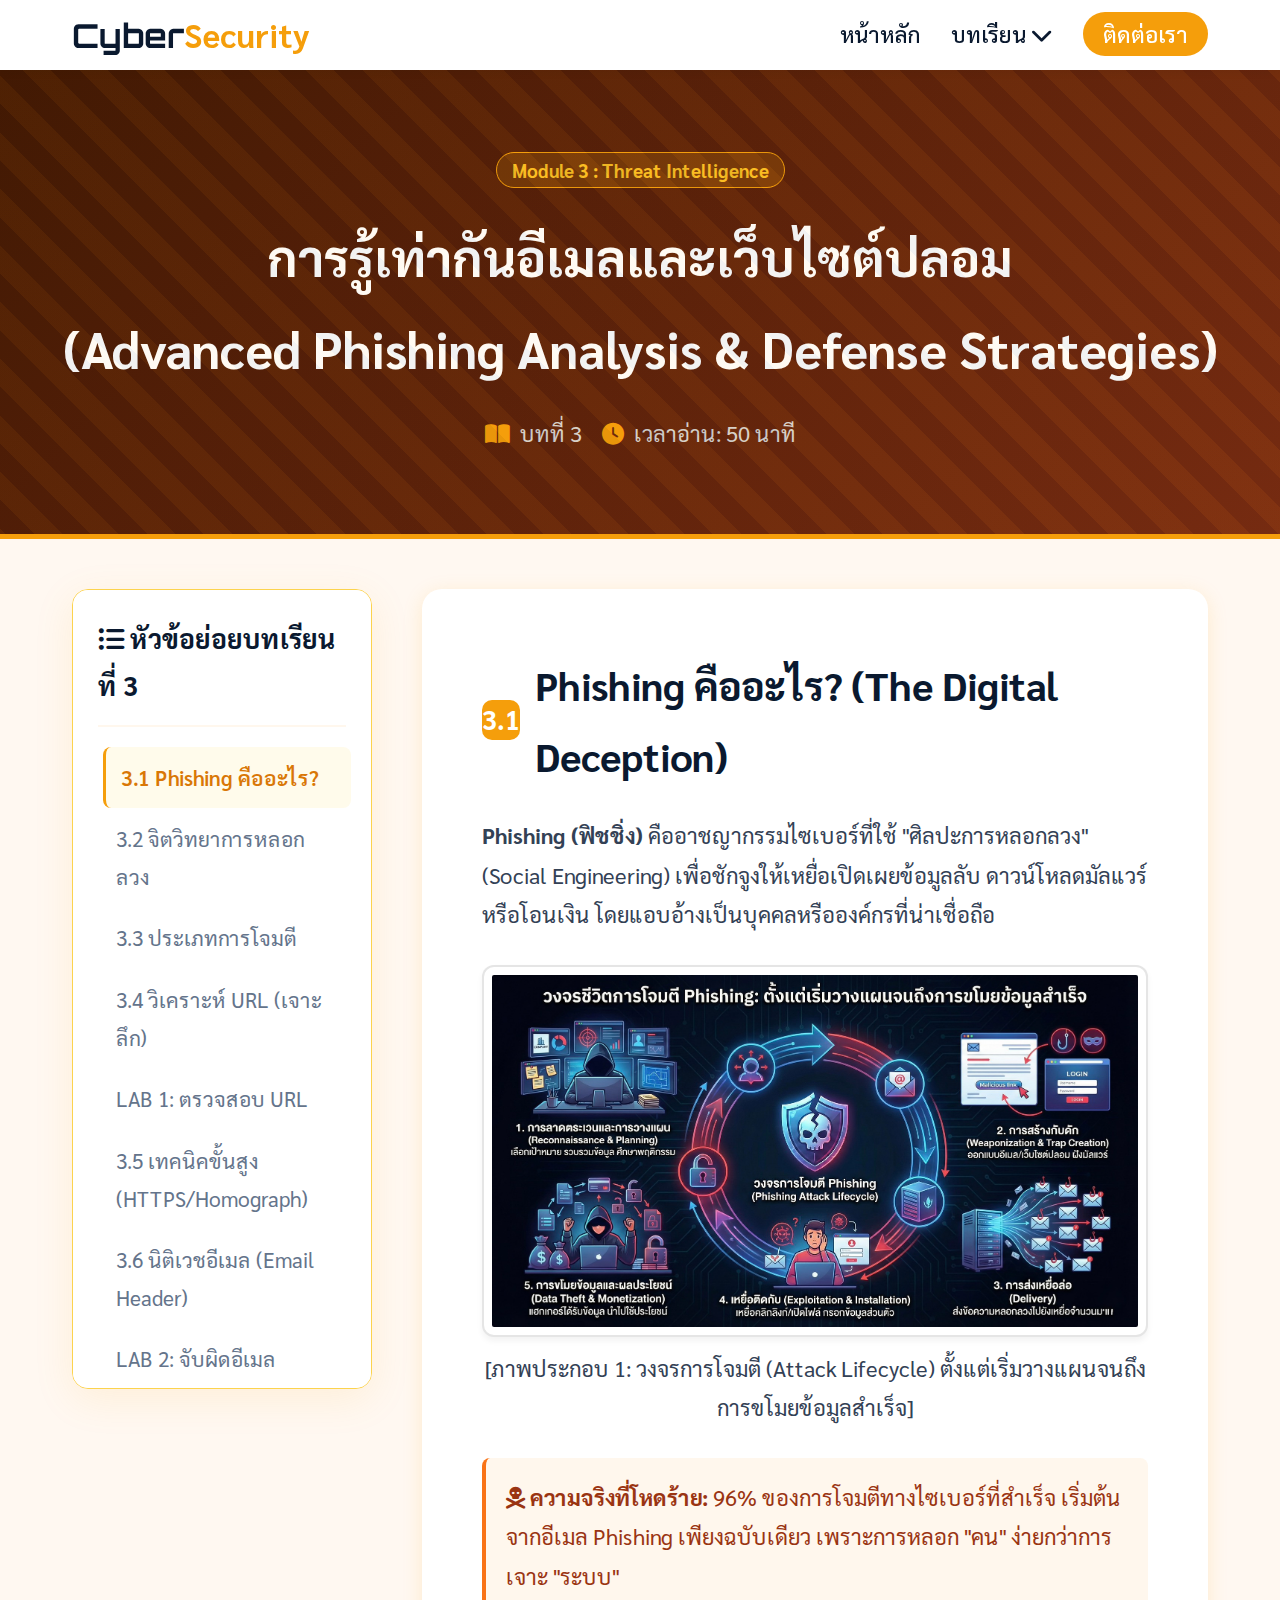
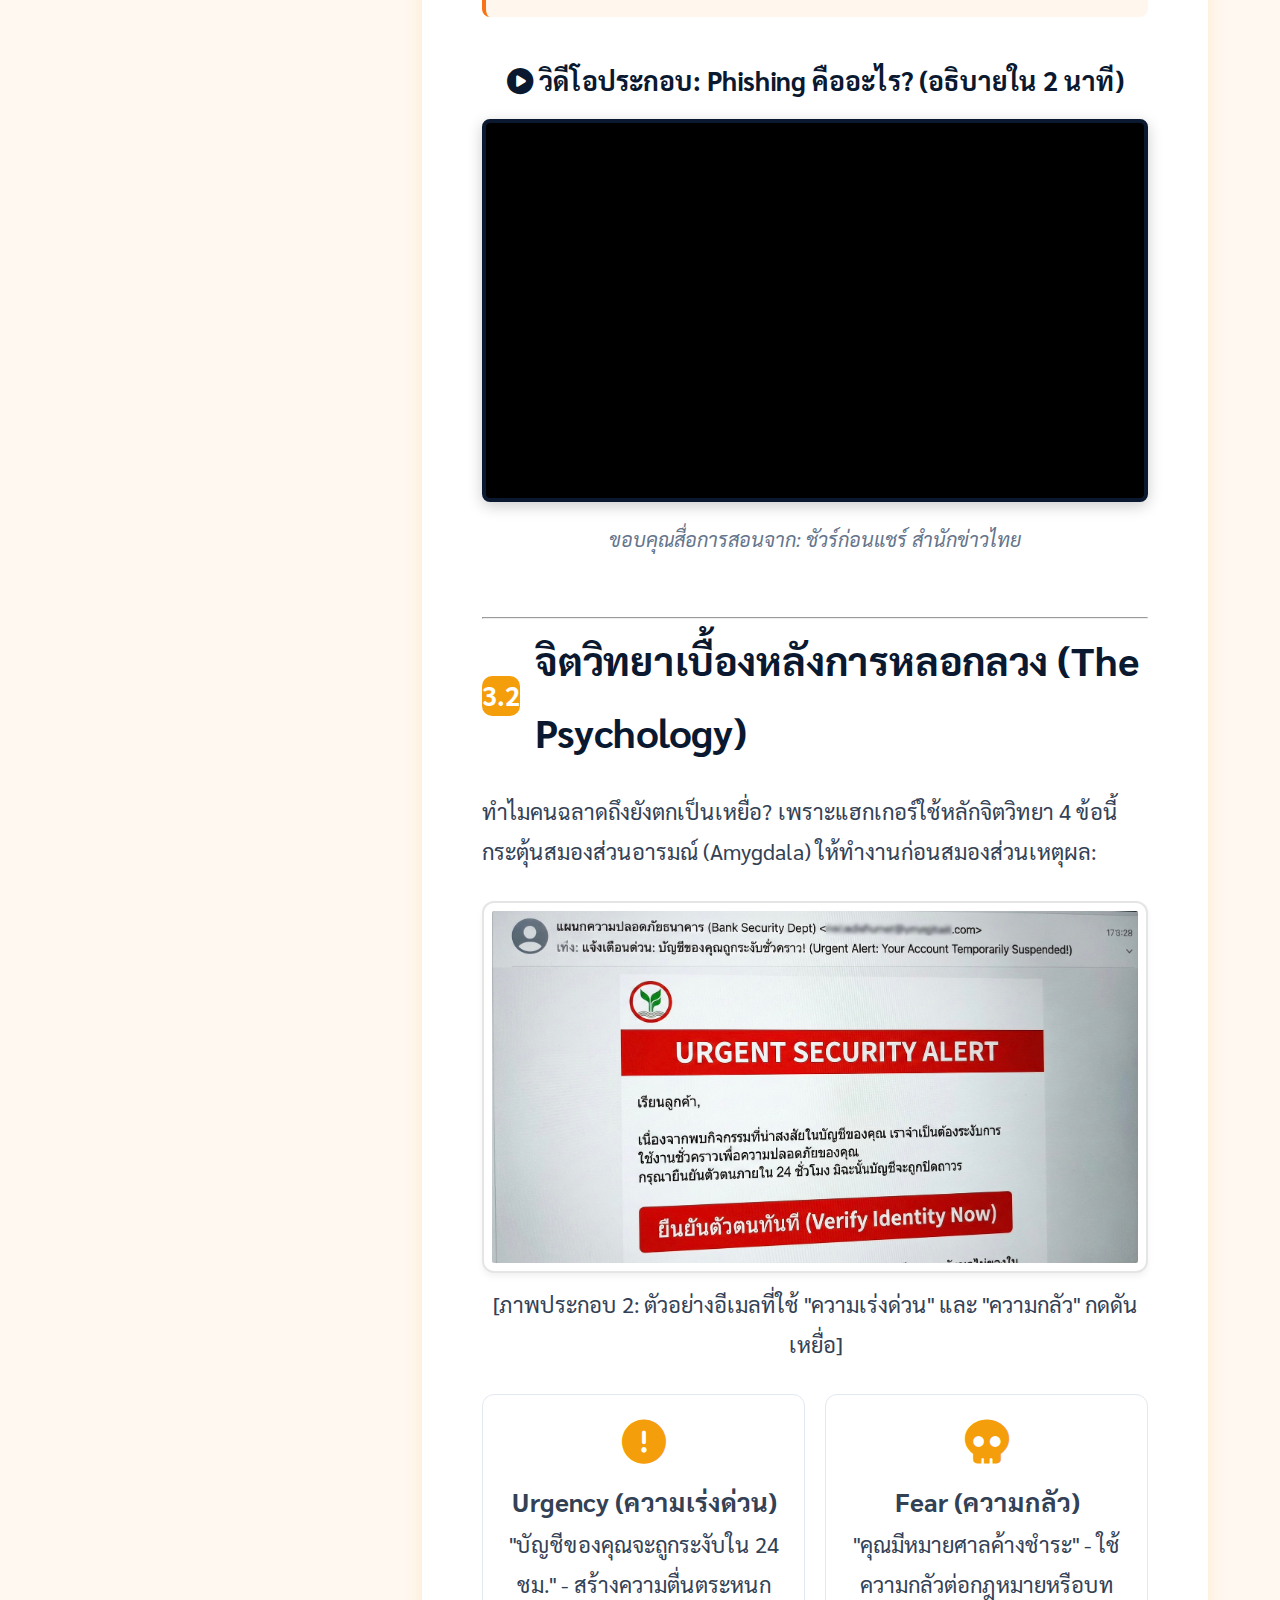
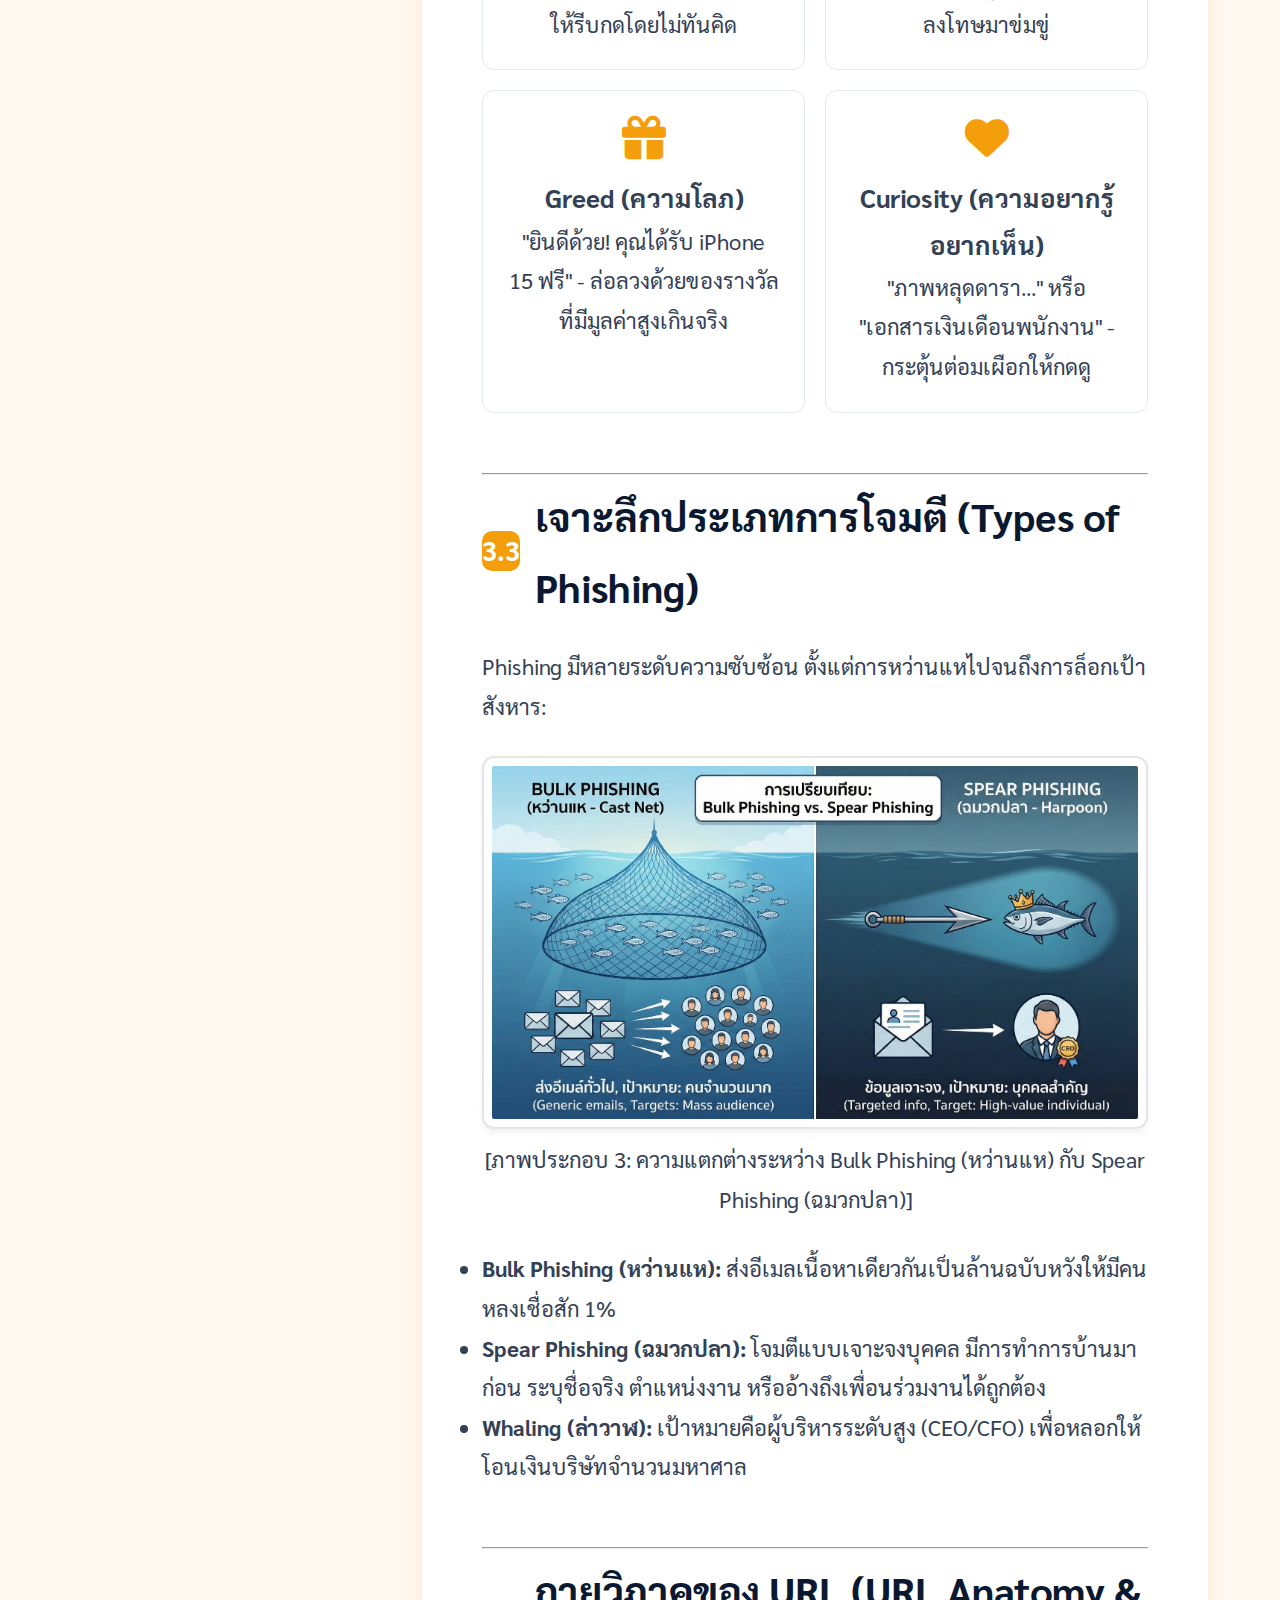
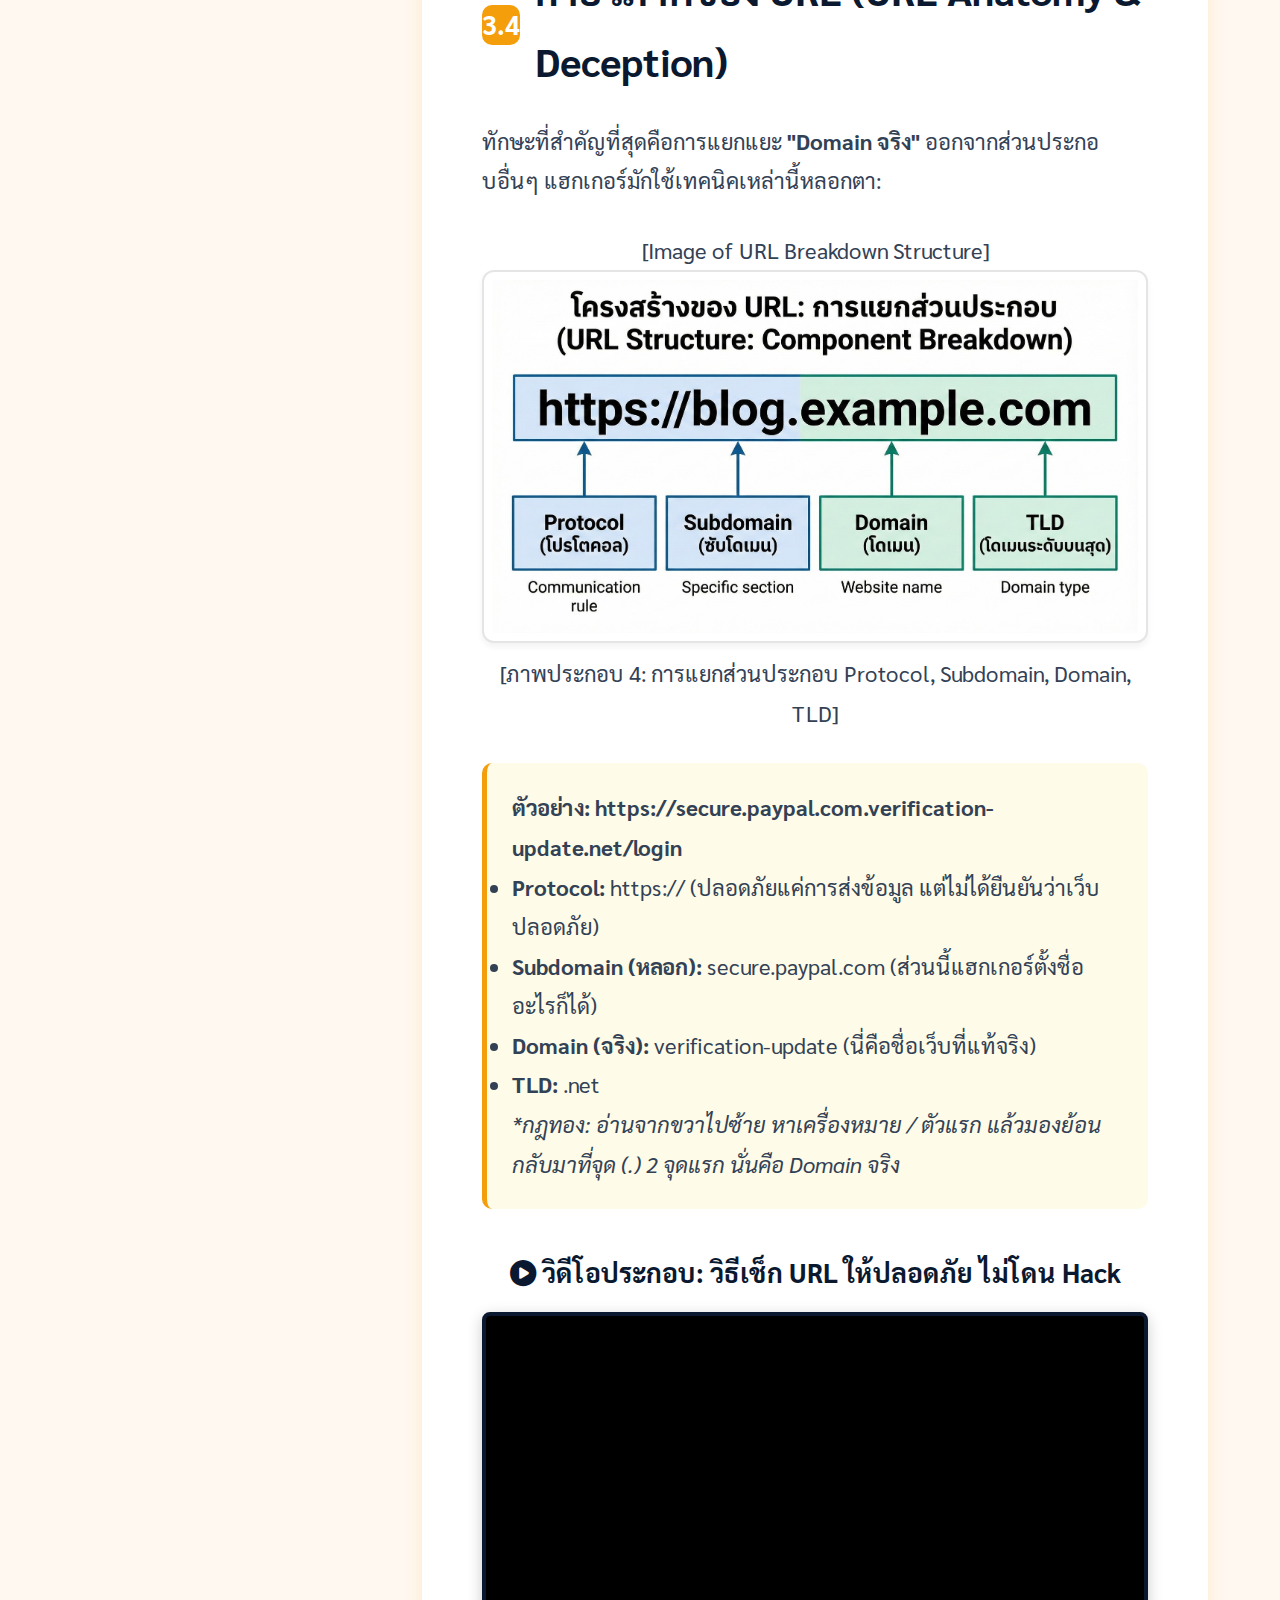
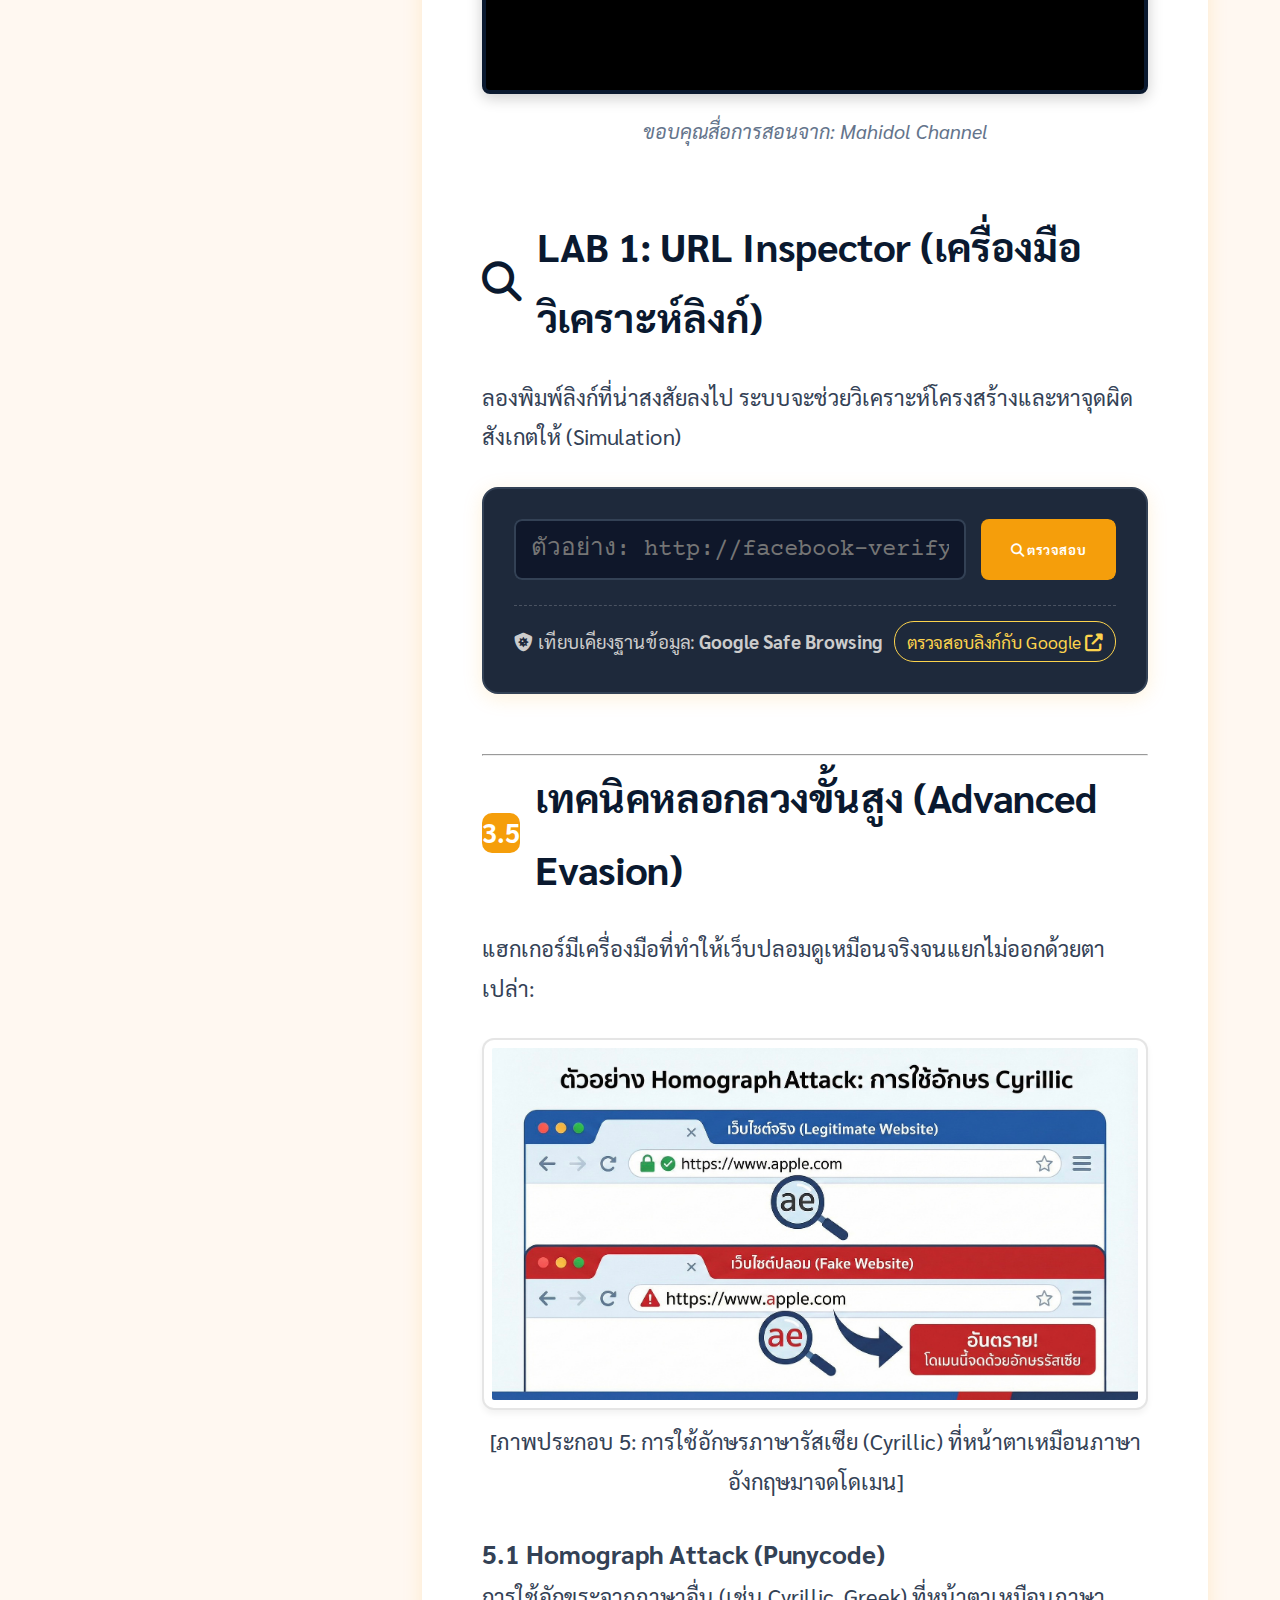
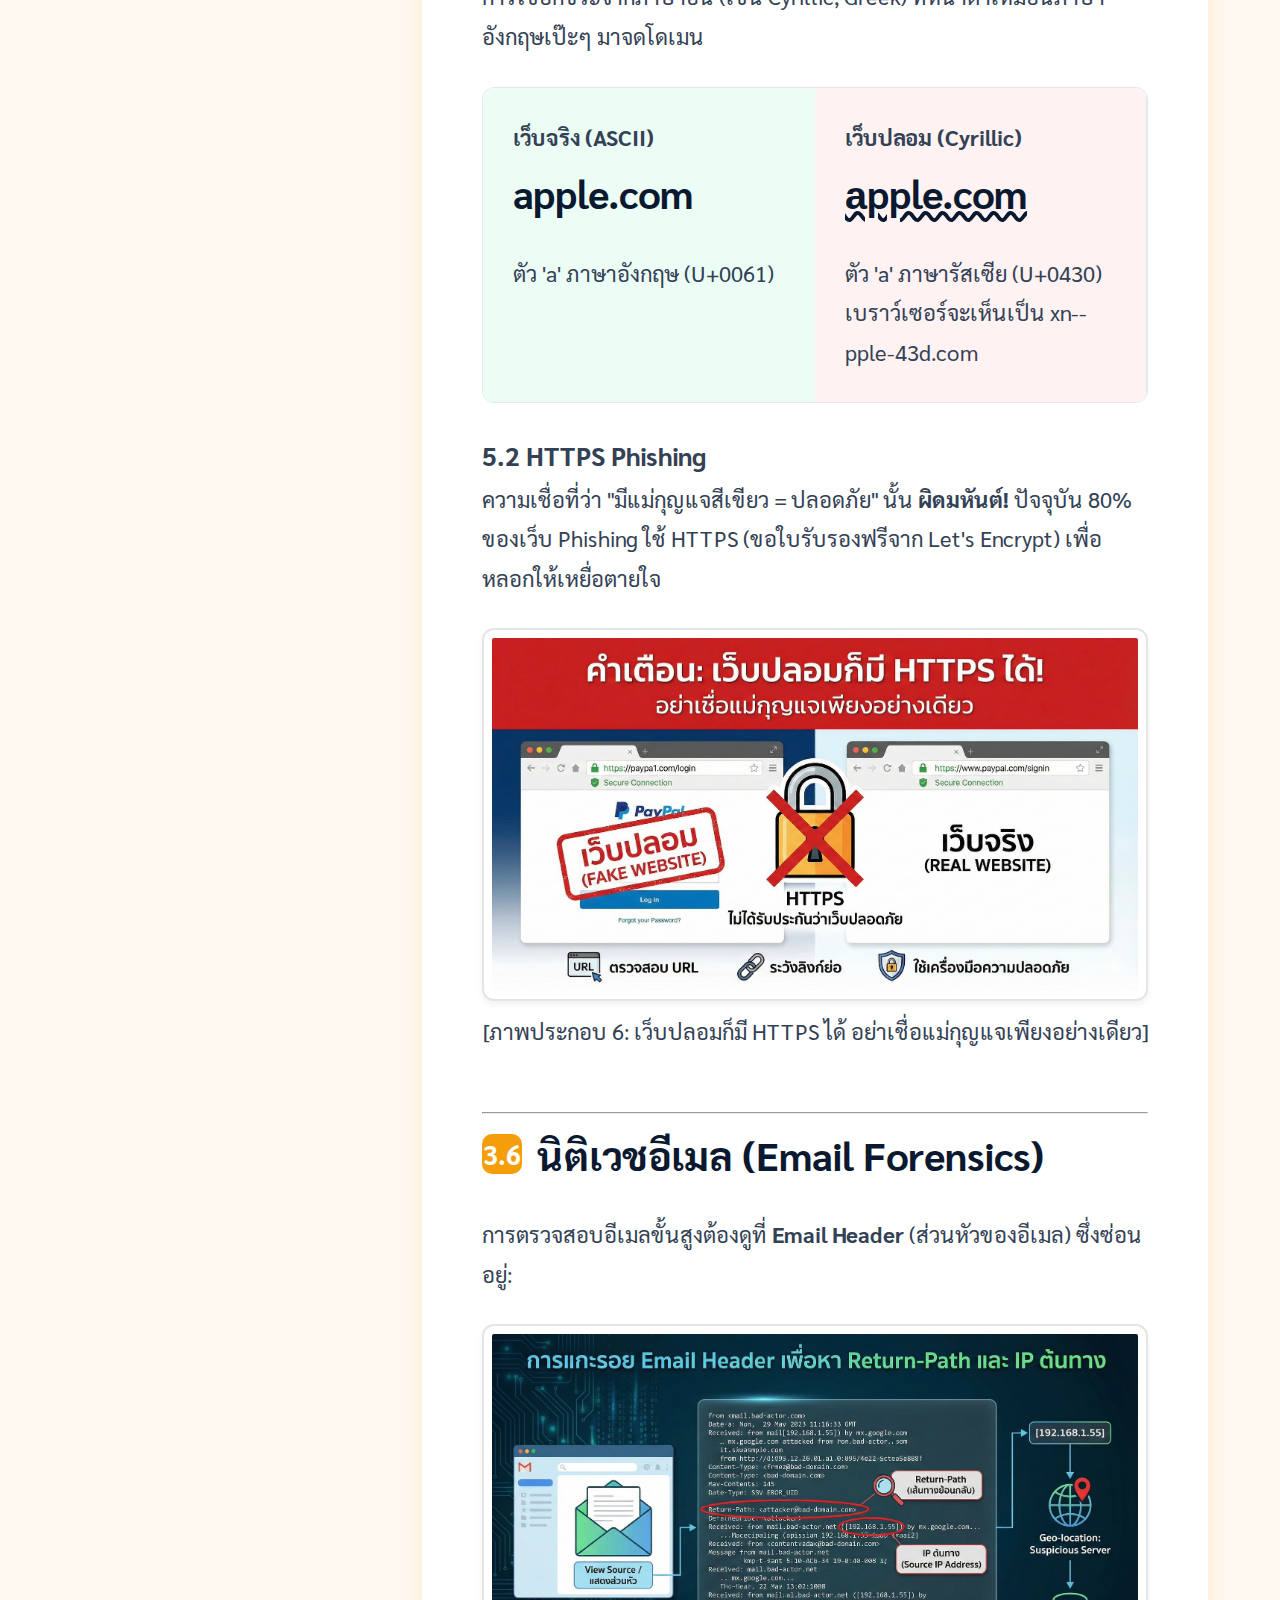
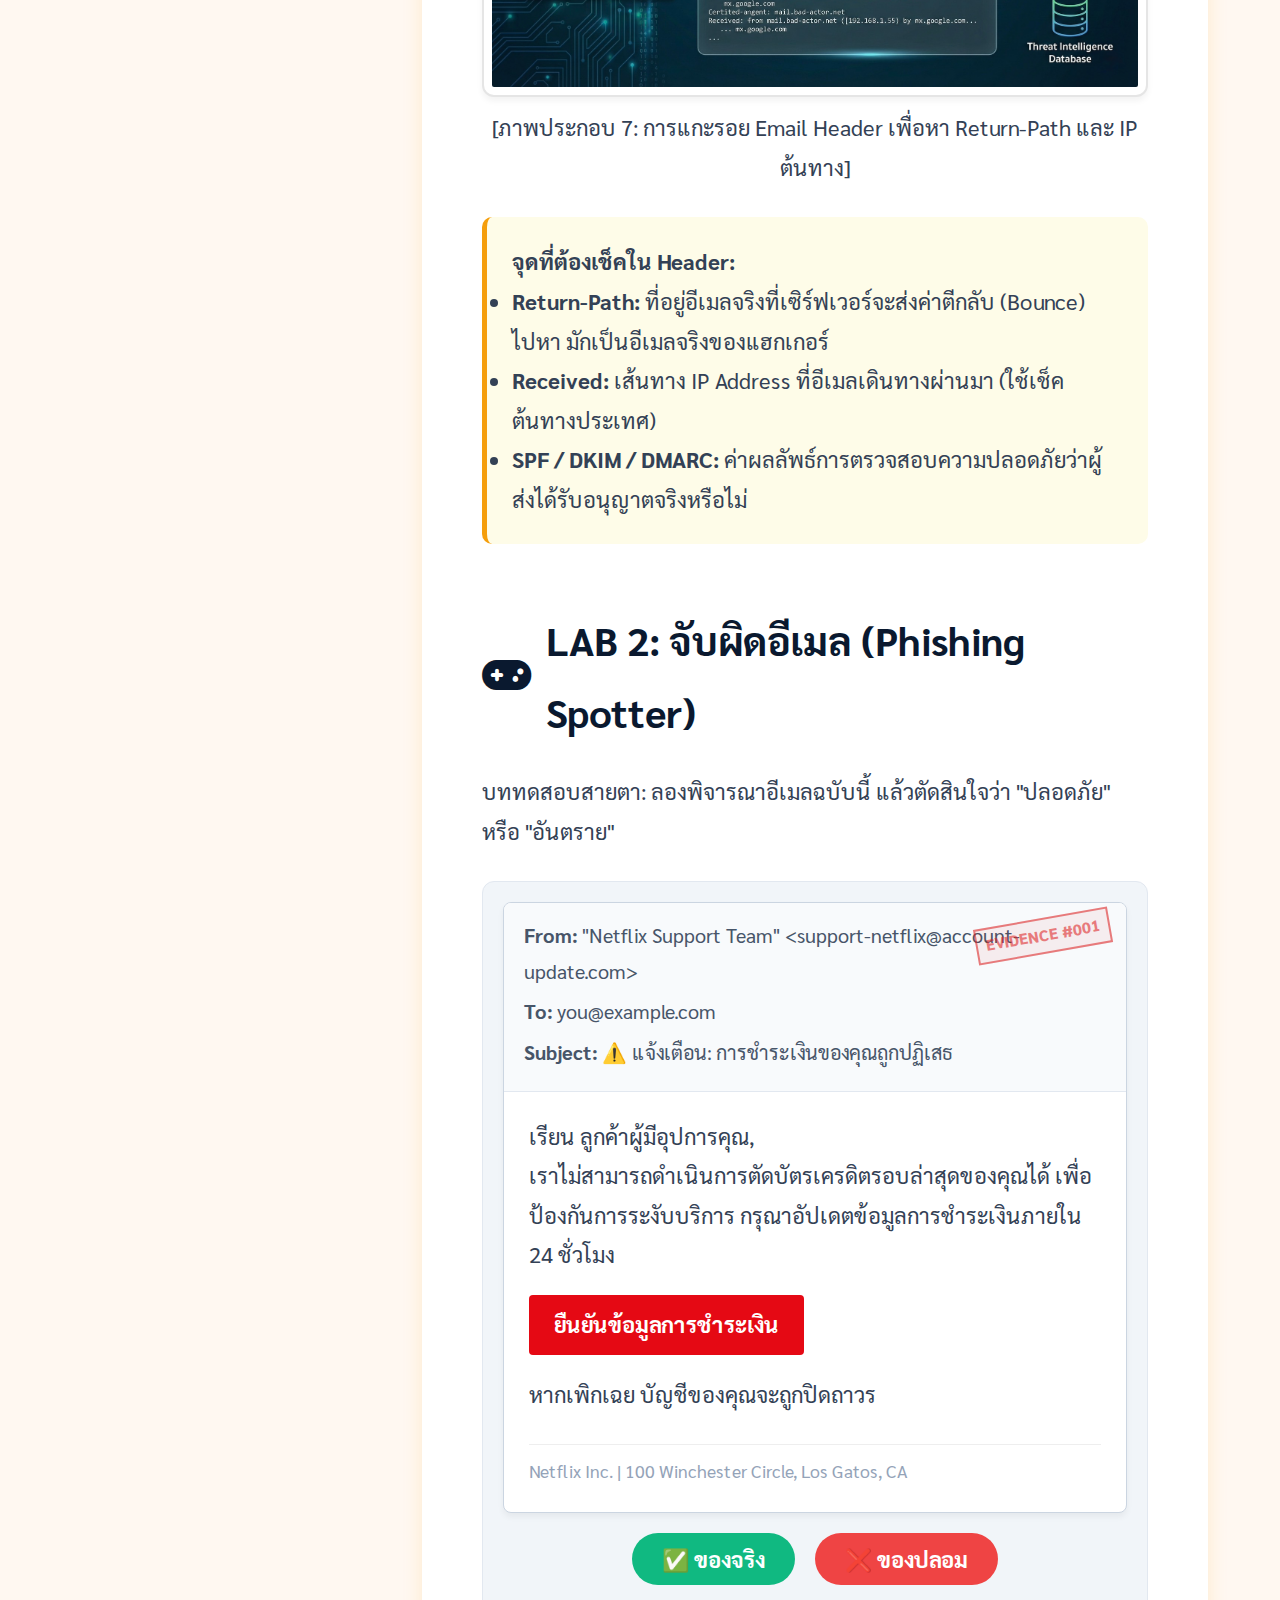
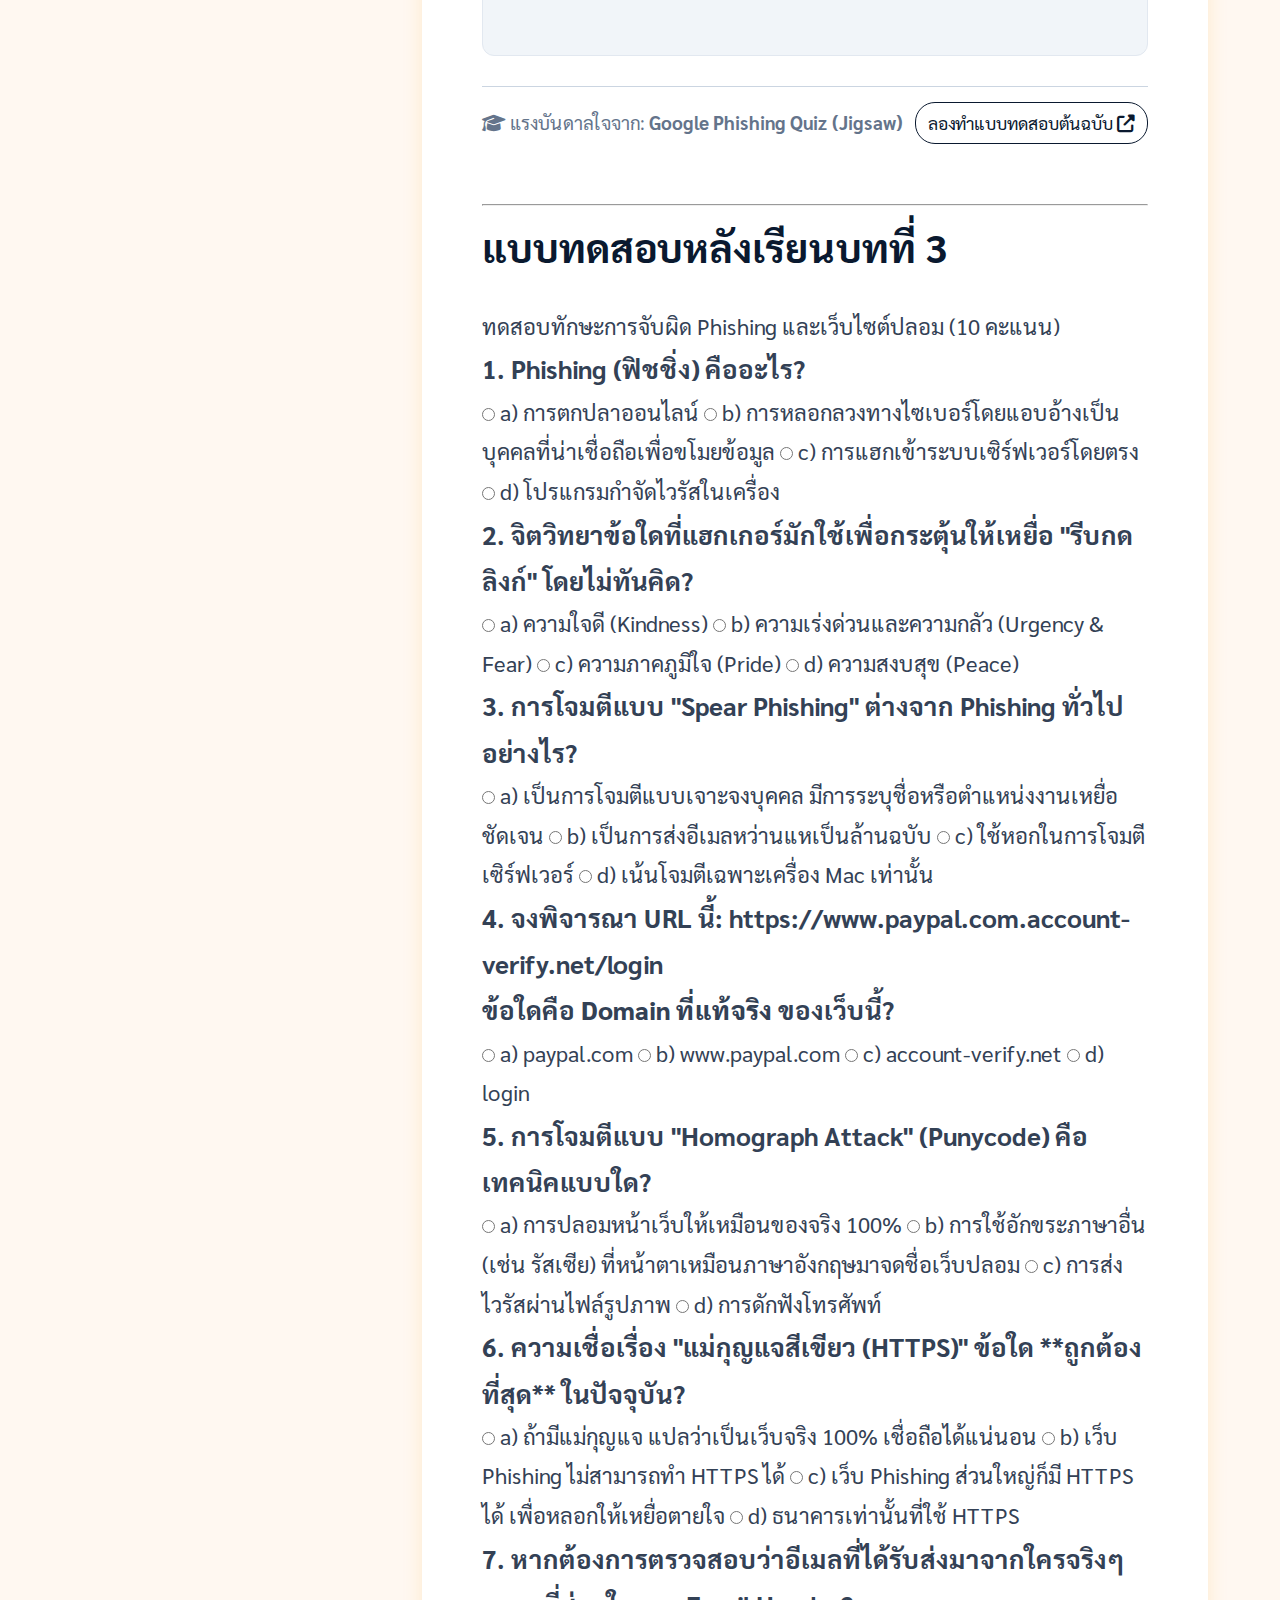
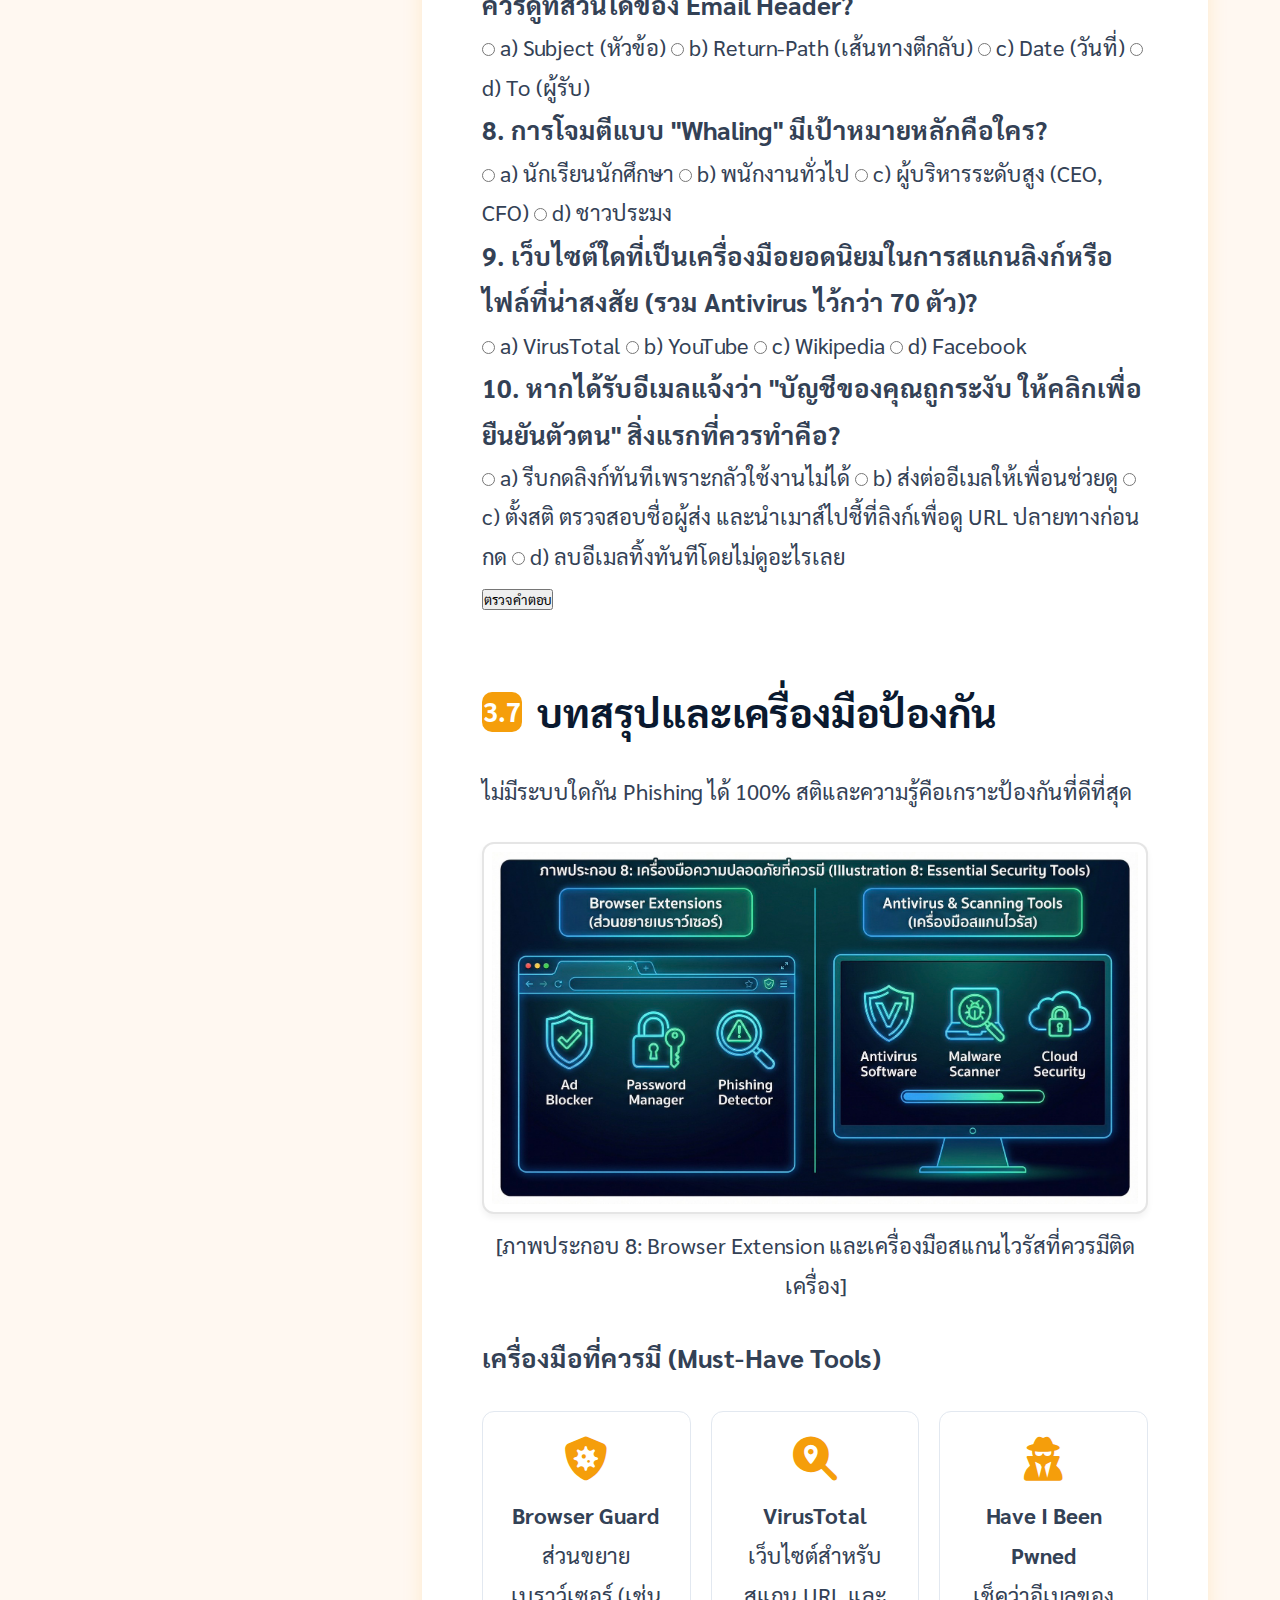
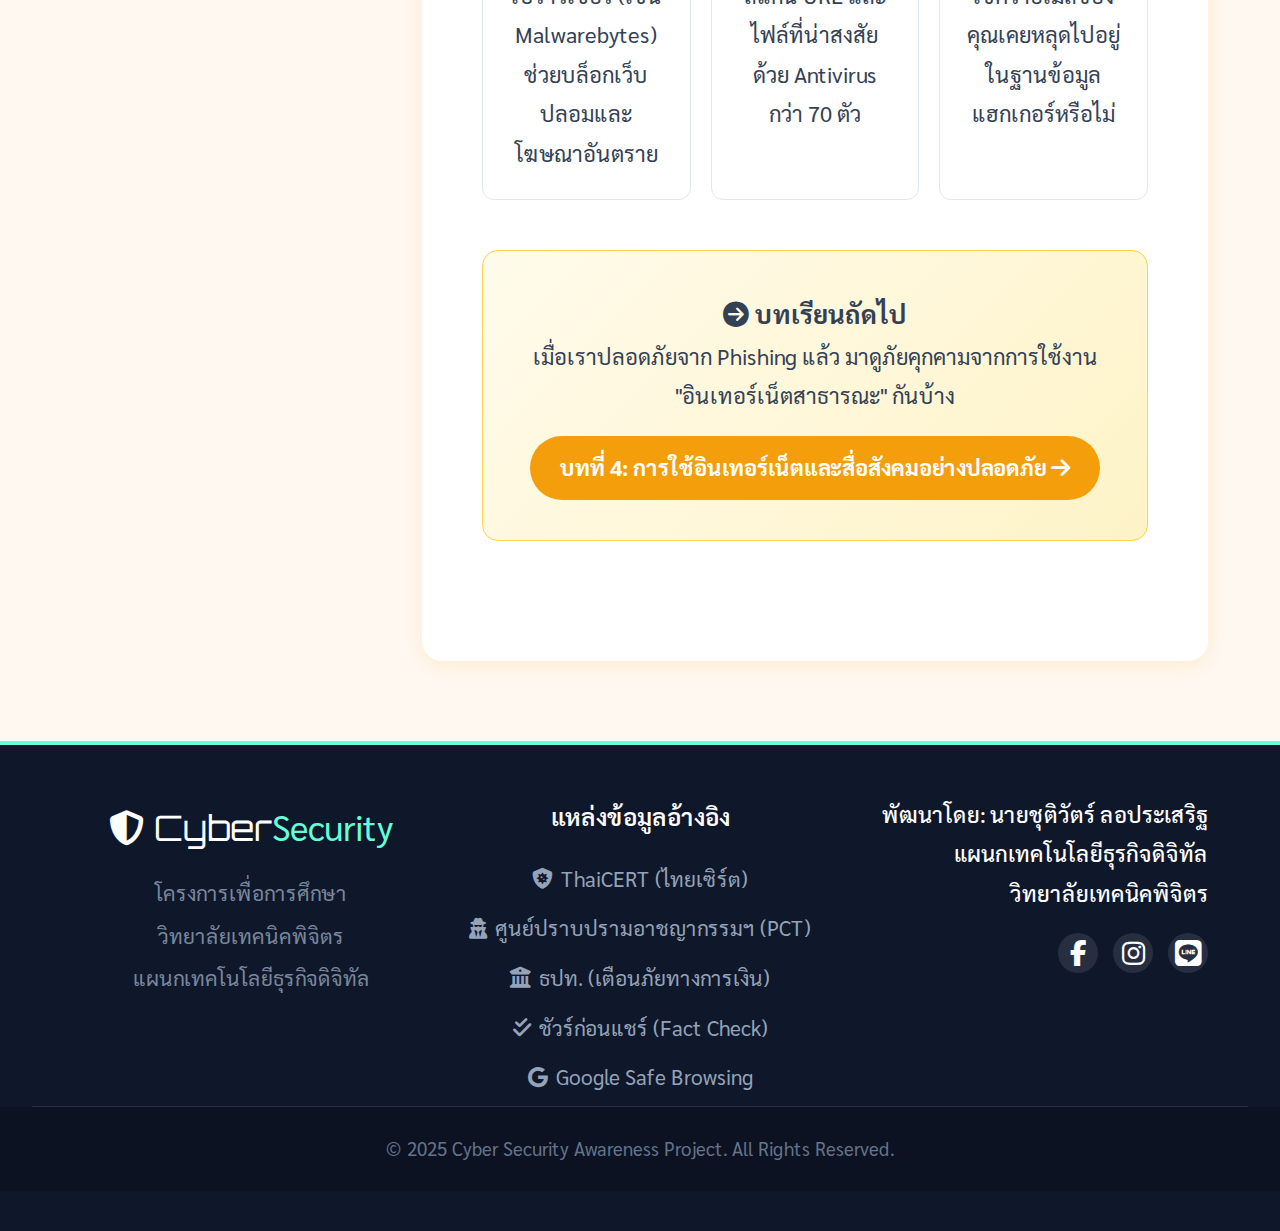
<file: การรู้เท่ากันอีเมลและเว็บไซต์ปลอม/index.html>
<!DOCTYPE html>
<html lang="th">
<head>
    <meta charset="UTF-8">
    <meta name="viewport" content="width=device-width, initial-scale=1.0">
    <title>Chapter 3: การวิเคราะห์และป้องกัน Phishing ขั้นสูง - CyberPedia</title>
    <link href="https://fonts.googleapis.com/css2?family=Sarabun:wght@300;400;500;700;800&family=Orbitron:wght@500;700&family=Courier+Prime:wght@400;700&display=swap" rel="stylesheet">
    <link rel="stylesheet" href="https://cdnjs.cloudflare.com/ajax/libs/font-awesome/6.4.0/css/all.min.css">
    <link rel="stylesheet" href="style.css">
</head>
<body>

  

    <div class="progress-container">
        <div class="progress-bar" id="progressBar"></div>
    </div>

    <nav class="navbar">
        <div class="nav-container">
            <a href="../การรู้เท่ากันอีเมลและเว็บไซต์ปลอม/index.html" class="logo">Cyber<span>Security</span></a>
            <div class="hamburger" id="hamburger-btn"><i class="fas fa-bars"></i></div>
            <ul class="nav-menu" id="nav-menu">
                <li><a href="../home/index.html" class="nav-link">หน้าหลัก</a></li>
                <li class="dropdown">
                    <a href="#" class="nav-link dropdown-toggle">บทเรียน <i class="fas fa-chevron-down"></i></a>
                    <ul class="dropdown-menu">
                       <li><a href="../ความรู้เกี่ยวกับภัยไซเบอร์และวิธีป้องกัน/intro.html">บทที่ 1. ความรู้เกี่ยวกับภัยไซเบอร์และวิธีป้องกัน</a></li>
                            <li><a href="../การตั้งรหัสผ่านอย่างปลอดภัย/index.html">บทที่ 2. การตั้งรหัสผ่านอย่างปลอดภัย</a></li>
                            <li><a href="../การรู้เท่ากันอีเมลและเว็บไซต์ปลอม/index.html">บทที่ 3. การรู้เท่ากันอีเมลและเว็บไซต์ปลอม</a></li>
                            <li><a href="../การใช้อินเทอร์เน็ตและสื่อสังคมอย่างปลอดภัย/index.html">บทที่ 4. การใช้อินเทอร์เน็ตและสื่อสังคมอย่างปลอดภัย</a></li>
                            <li><a href="../การป้องกันไวรัสและมัลแวร์/index.html">บทที่ 5. การป้องกันไวรัสและมัลแวร์</a></li>
                            <li class="divider"></li>
                        </ul>
                    </li>
                <li><a href="../ติดต่อเรา/index.html" class="nav-link btn-nav-contact">ติดต่อเรา</a></li>
            </ul>
        </div>
    </nav>

    <section class="lesson-hero">
        <div class="hero-overlay"></div>
        <div class="hero-content">
            <span class="badge-category">Module 3 : Threat Intelligence</span>
            <h1>การรู้เท่ากันอีเมลและเว็บไซต์ปลอม <br><span class="subtitle">(Advanced Phishing Analysis & Defense Strategies)</span></h1>
            <div class="meta-info">
                <span><i class="fas fa-book-open"></i> บทที่ 3</span>
                <span><i class="fas fa-clock"></i> เวลาอ่าน: 50 นาที</span>
            </div>
        </div>
    </section>

    <div class="container main-layout">
        
        <aside class="sidebar-toc">
            <div class="toc-inner">
                <h3><i class="fas fa-list-ul"></i> หัวข้อย่อยบทเรียนที่ 3</h3>
                <ul id="toc-list">
                    <li><a href="#sec1" class="active">3.1 Phishing คืออะไร?</a></li>
                    <li><a href="#sec2">3.2 จิตวิทยาการหลอกลวง</a></li>
                    <li><a href="#sec3">3.3 ประเภทการโจมตี</a></li>
                    <li><a href="#sec4">3.4 วิเคราะห์ URL (เจาะลึก)</a></li>
                    <li><a href="#lab1" class="highlight-toc">LAB 1: ตรวจสอบ URL</a></li>
                    <li><a href="#sec5">3.5 เทคนิคขั้นสูง (HTTPS/Homograph)</a></li>
                    <li><a href="#sec6">3.6 นิติเวชอีเมล (Email Header)</a></li>
                    <li><a href="#lab2" class="highlight-toc">LAB 2: จับผิดอีเมล</a></li>
                    <li><a href="#sec7">3.7 สรุปและเครื่องมือ</a></li>
                </ul>
            </div>
        </aside>

        <article class="content-area">
            
            <section id="sec1" class="chapter">
                <h2><span class="chapter-number">3.1</span> Phishing คืออะไร? (The Digital Deception)</h2>
                <p><strong>Phishing (ฟิชชิ่ง)</strong> คืออาชญากรรมไซเบอร์ที่ใช้ "ศิลปะการหลอกลวง" (Social Engineering) เพื่อชักจูงให้เหยื่อเปิดเผยข้อมูลลับ ดาวน์โหลดมัลแวร์ หรือโอนเงิน โดยแอบอ้างเป็นบุคคลหรือองค์กรที่น่าเชื่อถือ</p>
                
                <figure class="img-block large">
                    
                    <img src="1.jpg" alt="วงจรชีวิตการโจมตี Phishing">
                    <figcaption>[ภาพประกอบ 1: วงจรการโจมตี (Attack Lifecycle) ตั้งแต่เริ่มวางแผนจนถึงการขโมยข้อมูลสำเร็จ]</figcaption>
                </figure>

                <div class="alert-box">
                    <strong><i class="fas fa-skull-crossbones"></i> ความจริงที่โหดร้าย:</strong> 96% ของการโจมตีทางไซเบอร์ที่สำเร็จ เริ่มต้นจากอีเมล Phishing เพียงฉบับเดียว เพราะการหลอก "คน" ง่ายกว่าการเจาะ "ระบบ"
                </div>
                <div class="video-section">
                    <h3><i class="fas fa-play-circle"></i> วิดีโอประกอบ: Phishing คืออะไร? (อธิบายใน 2 นาที)</h3>
                   <div class="video-wrapper">
        <iframe 
           src="https://drive.google.com/file/d/1aP5Yxw7hMzZK_alaAQGJxub5sqDizgEU/preview"
            allow="autoplay; fullscreen"
            allowfullscreen
            width="100%" 
            height="100%">
        </iframe>
    </div>
                    <p class="video-caption">ขอบคุณสื่อการสอนจาก: ชัวร์ก่อนแชร์ สำนักข่าวไทย</p>
                </div>
            </section>

            <hr class="divider">

            <section id="sec2" class="chapter">
                <h2><span class="chapter-number">3.2</span> จิตวิทยาเบื้องหลังการหลอกลวง (The Psychology)</h2>
                <p>ทำไมคนฉลาดถึงยังตกเป็นเหยื่อ? เพราะแฮกเกอร์ใช้หลักจิตวิทยา 4 ข้อนี้กระตุ้นสมองส่วนอารมณ์ (Amygdala) ให้ทำงานก่อนสมองส่วนเหตุผล:</p>
                
                <figure class="img-block medium">
                    
                    <img src="2.jpg" alt="ตัวอย่างอีเมลที่ใช้ความเร่งด่วน">
                    <figcaption>[ภาพประกอบ 2: ตัวอย่างอีเมลที่ใช้ "ความเร่งด่วน" และ "ความกลัว" กดดันเหยื่อ]</figcaption>
                </figure>

                <div class="grid-2">
                    <div class="attack-card">
                        <h3><i class="fas fa-exclamation-circle"></i> Urgency (ความเร่งด่วน)</h3>
                        <p>"บัญชีของคุณจะถูกระงับใน 24 ชม." - สร้างความตื่นตระหนกให้รีบกดโดยไม่ทันคิด</p>
                    </div>
                    <div class="attack-card">
                        <h3><i class="fas fa-skull"></i> Fear (ความกลัว)</h3>
                        <p>"คุณมีหมายศาลค้างชำระ" - ใช้ความกลัวต่อกฎหมายหรือบทลงโทษมาข่มขู่</p>
                    </div>
                    <div class="attack-card">
                        <h3><i class="fas fa-gift"></i> Greed (ความโลภ)</h3>
                        <p>"ยินดีด้วย! คุณได้รับ iPhone 15 ฟรี" - ล่อลวงด้วยของรางวัลที่มีมูลค่าสูงเกินจริง</p>
                    </div>
                    <div class="attack-card">
                        <h3><i class="fas fa-heart"></i> Curiosity (ความอยากรู้อยากเห็น)</h3>
                        <p>"ภาพหลุดดารา..." หรือ "เอกสารเงินเดือนพนักงาน" - กระตุ้นต่อมเผือกให้กดดู</p>
                    </div>
                </div>
            </section>

            <hr class="divider">

            <section id="sec3" class="chapter">
                <h2><span class="chapter-number">3.3</span> เจาะลึกประเภทการโจมตี (Types of Phishing)</h2>
                <p>Phishing มีหลายระดับความซับซ้อน ตั้งแต่การหว่านแหไปจนถึงการล็อกเป้าสังหาร:</p>

                <figure class="img-block large">
                    
                    <img src="3.jpg" alt="เปรียบเทียบการโจมตีแบบหว่านแห vs เจาะจง">
                    <figcaption>[ภาพประกอบ 3: ความแตกต่างระหว่าง Bulk Phishing (หว่านแห) กับ Spear Phishing (ฉมวกปลา)]</figcaption>
                </figure>

                <ul class="detailed-list">
                    <li><strong>Bulk Phishing (หว่านแห):</strong> ส่งอีเมลเนื้อหาเดียวกันเป็นล้านฉบับหวังให้มีคนหลงเชื่อสัก 1%</li>
                    <li><strong>Spear Phishing (ฉมวกปลา):</strong> โจมตีแบบเจาะจงบุคคล มีการทำการบ้านมาก่อน ระบุชื่อจริง ตำแหน่งงาน หรืออ้างถึงเพื่อนร่วมงานได้ถูกต้อง</li>
                    <li><strong>Whaling (ล่าวาฬ):</strong> เป้าหมายคือผู้บริหารระดับสูง (CEO/CFO) เพื่อหลอกให้โอนเงินบริษัทจำนวนมหาศาล</li>
                </ul>
            </section>

            <hr class="divider">

            <section id="sec4" class="chapter">
                <h2><span class="chapter-number">3.4</span> กายวิภาคของ URL (URL Anatomy & Deception)</h2>
                <p>ทักษะที่สำคัญที่สุดคือการแยกแยะ <strong>"Domain จริง"</strong> ออกจากส่วนประกอบอื่นๆ แฮกเกอร์มักใช้เทคนิคเหล่านี้หลอกตา:</p>

                <figure class="img-block medium">
                    

[Image of URL Breakdown Structure]

                    <img src="4.jpg" alt="ส่วนประกอบของ URL">
                    <figcaption>[ภาพประกอบ 4: การแยกส่วนประกอบ Protocol, Subdomain, Domain, TLD]</figcaption>
                </figure>

                <div class="tech-box">
                    <h4>ตัวอย่าง: <code>https://secure.paypal.com.verification-update.net/login</code></h4>
                    <ul class="detail-list">
                        <li><strong>Protocol:</strong> <code>https://</code> (ปลอดภัยแค่การส่งข้อมูล แต่ไม่ได้ยืนยันว่าเว็บปลอดภัย)</li>
                        <li><strong>Subdomain (หลอก):</strong> <code>secure.paypal.com</code> (ส่วนนี้แฮกเกอร์ตั้งชื่ออะไรก็ได้)</li>
                        <li><strong>Domain (จริง):</strong> <code>verification-update</code> (นี่คือชื่อเว็บที่แท้จริง)</li>
                        <li><strong>TLD:</strong> <code>.net</code></li>
                    </ul>
                    <p class="note"><em>*กฎทอง: อ่านจากขวาไปซ้าย หาเครื่องหมาย / ตัวแรก แล้วมองย้อนกลับมาที่จุด (.) 2 จุดแรก นั่นคือ Domain จริง</em></p>
                </div>
                <div class="video-section">
                    <h3><i class="fas fa-play-circle"></i> วิดีโอประกอบ: วิธีเช็ก URL ให้ปลอดภัย ไม่โดน Hack</h3>
                   <div class="video-wrapper">
        <iframe 
           src="https://drive.google.com/file/d/1s-Ukhuef7_rId4nJs3mcU8Py7vqO_ODB/preview"
            allow="autoplay; fullscreen"
            allowfullscreen
            width="100%" 
            height="100%">
        </iframe>
    </div>
                    <p class="video-caption">ขอบคุณสื่อการสอนจาก: Mahidol Channel</p>
                </div>
            </section>

            <section id="lab1" class="chapter">
                <h2><i class="fas fa-search"></i> LAB 1: URL Inspector (เครื่องมือวิเคราะห์ลิงก์)</h2>
                <p>ลองพิมพ์ลิงก์ที่น่าสงสัยลงไป ระบบจะช่วยวิเคราะห์โครงสร้างและหาจุดผิดสังเกตให้ (Simulation)</p>

                <div class="url-inspector">
                    <div class="input-group">
                        <input type="text" id="urlInput" placeholder="ตัวอย่าง: http://facebook-verify.com/login" autocomplete="off">
                        <button id="analyzeBtn"><i class="fas fa-search"></i> ตรวจสอบ</button>
                    </div>
                    <div style="margin-top: 25px; padding-top: 15px; border-top: 1px dashed rgba(255,255,255,0.2); font-size: 0.85rem; color: #ccc; display: flex; justify-content: space-between; align-items: center; flex-wrap: wrap; gap: 10px;">
                        <span>
                            <i class="fas fa-shield-virus"></i> เทียบเคียงฐานข้อมูล: <strong>Google Safe Browsing</strong>
                        </span>
                        <a href="https://transparencyreport.google.com/safe-browsing/search" target="_blank" style="color: #fcd34d; text-decoration: none; border: 1px solid #fcd34d; padding: 4px 12px; border-radius: 20px; font-size: 0.8rem; transition: 0.3s;">
                            ตรวจสอบลิงก์กับ Google <i class="fas fa-external-link-alt"></i>
                        </a>
                    </div>
                    <div id="urlResult" class="result-box hidden">
                        <div class="status-icon"><i class="fas fa-question"></i></div>
                        <h4 id="statusTitle">ผลการวิเคราะห์</h4>
                        <p id="statusDesc">...</p>
                        <div class="breakdown-grid">
                            <div class="bd-item"><strong>Protocol:</strong> <span id="resProto">-</span></div>
                            <div class="bd-item"><strong>Domain หลัก:</strong> <span id="resDomain" class="highlight">-</span></div>
                            <div class="bd-item"><strong>Subdomain:</strong> <span id="resSub">-</span></div>
                            <div class="bd-item"><strong>Path:</strong> <span id="resPath">-</span></div>
                        </div>
                    </div>
                </div>
            </section>

            <hr class="divider">

            <section id="sec5" class="chapter">
                <h2><span class="chapter-number">3.5</span> เทคนิคหลอกลวงขั้นสูง (Advanced Evasion)</h2>
                <p>แฮกเกอร์มีเครื่องมือที่ทำให้เว็บปลอมดูเหมือนจริงจนแยกไม่ออกด้วยตาเปล่า:</p>

                <figure class="img-block medium">
                    
                    <img src="5.jpg" alt="ตัวอย่าง Homograph Attack">
                    <figcaption>[ภาพประกอบ 5: การใช้อักษรภาษารัสเซีย (Cyrillic) ที่หน้าตาเหมือนภาษาอังกฤษมาจดโดเมน]</figcaption>
                </figure>

                <h3>5.1 Homograph Attack (Punycode)</h3>
                <p>การใช้อักขระจากภาษาอื่น (เช่น Cyrillic, Greek) ที่หน้าตาเหมือนภาษาอังกฤษเป๊ะๆ มาจดโดเมน</p>
                <div class="nist-compare">
                    <div class="nist-col new">
                        <h4>เว็บจริง (ASCII)</h4>
                        <h2 class="safe-text">apple.com</h2>
                        <p>ตัว 'a' ภาษาอังกฤษ (U+0061)</p>
                    </div>
                    <div class="nist-col old">
                        <h4>เว็บปลอม (Cyrillic)</h4>
                        <h2 class="danger-text">аpple.com</h2>
                        <p>ตัว 'a' ภาษารัสเซีย (U+0430) เบราว์เซอร์จะเห็นเป็น <code>xn--pple-43d.com</code></p>
                    </div>
                </div>

                <h3>5.2 HTTPS Phishing</h3>
                <p>ความเชื่อที่ว่า "มีแม่กุญแจสีเขียว = ปลอดภัย" นั้น <strong>ผิดมหันต์!</strong> ปัจจุบัน 80% ของเว็บ Phishing ใช้ HTTPS (ขอใบรับรองฟรีจาก Let's Encrypt) เพื่อหลอกให้เหยื่อตายใจ</p>
                
                <figure class="img-block small">
                    
                    <img src="6.jpg" alt="เว็บปลอมที่มีแม่กุญแจ HTTPS">
                    <figcaption>[ภาพประกอบ 6: เว็บปลอมก็มี HTTPS ได้ อย่าเชื่อแม่กุญแจเพียงอย่างเดียว]</figcaption>
                </figure>
            </section>

            <hr class="divider">

            <section id="sec6" class="chapter">
                <h2><span class="chapter-number">3.6</span> นิติเวชอีเมล (Email Forensics)</h2>
                <p>การตรวจสอบอีเมลขั้นสูงต้องดูที่ <strong>Email Header</strong> (ส่วนหัวของอีเมล) ซึ่งซ่อนอยู่:</p>

                <figure class="img-block large">
                    
                    <img src="7.jpg" alt="การวิเคราะห์ Email Header">
                    <figcaption>[ภาพประกอบ 7: การแกะรอย Email Header เพื่อหา Return-Path และ IP ต้นทาง]</figcaption>
                </figure>

                <div class="tech-box">
                    <h4>จุดที่ต้องเช็คใน Header:</h4>
                    <ul class="detail-list">
                        <li><strong>Return-Path:</strong> ที่อยู่อีเมลจริงที่เซิร์ฟเวอร์จะส่งค่าตีกลับ (Bounce) ไปหา มักเป็นอีเมลจริงของแฮกเกอร์</li>
                        <li><strong>Received:</strong> เส้นทาง IP Address ที่อีเมลเดินทางผ่านมา (ใช้เช็คต้นทางประเทศ)</li>
                        <li><strong>SPF / DKIM / DMARC:</strong> ค่าผลลัพธ์การตรวจสอบความปลอดภัยว่าผู้ส่งได้รับอนุญาตจริงหรือไม่</li>
                    </ul>
                </div>
            </section>

            <section id="lab2" class="chapter">
                <h2><i class="fas fa-gamepad"></i> LAB 2: จับผิดอีเมล (Phishing Spotter)</h2>
                <p>บททดสอบสายตา: ลองพิจารณาอีเมลฉบับนี้ แล้วตัดสินใจว่า "ปลอดภัย" หรือ "อันตราย"</p>

                <div class="email-quiz-container">
                    <div class="email-mockup">
                        <div class="email-header-ui">
                            <div class="row"><strong>From:</strong> "Netflix Support Team" &lt;support-netflix@account-update.com&gt;</div>
                            <div class="row"><strong>To:</strong> you@example.com</div>
                            <div class="row"><strong>Subject:</strong> ⚠️ แจ้งเตือน: การชำระเงินของคุณถูกปฏิเสธ</div>
                        </div>
                        <div class="email-body-ui">
                            <p>เรียน ลูกค้าผู้มีอุปการคุณ,</p>
                            <p>เราไม่สามารถดำเนินการตัดบัตรเครดิตรอบล่าสุดของคุณได้ เพื่อป้องกันการระงับบริการ กรุณาอัปเดตข้อมูลการชำระเงินภายใน 24 ชั่วโมง</p>
                            <div class="fake-btn">ยืนยันข้อมูลการชำระเงิน</div>
                            <p>หากเพิกเฉย บัญชีของคุณจะถูกปิดถาวร</p>
                            <p class="footer-text">Netflix Inc. | 100 Winchester Circle, Los Gatos, CA</p>
                        </div>
                    </div>
                    
                    <div class="quiz-controls">
                        <button class="quiz-btn real" onclick="checkQuiz(true)">✅ ของจริง</button>
                        <button class="quiz-btn fake" onclick="checkQuiz(false)">❌ ของปลอม</button>
                    </div>
                    <div id="quizFeedback" class="feedback hidden"></div>
                </div>
                <div style="margin-top: 25px; padding-top: 15px; border-top: 1px solid #cbd5e1; font-size: 0.85rem; color: #64748b; display: flex; justify-content: space-between; align-items: center; flex-wrap: wrap; gap: 10px;">
                        <span>
                            <i class="fas fa-graduation-cap"></i> แรงบันดาลใจจาก: <strong>Google Phishing Quiz (Jigsaw)</strong>
                        </span>
                        <a href="https://phishingquiz.withgoogle.com/" target="_blank" style="color: var(--primary); text-decoration: none; border: 1px solid var(--primary); padding: 4px 12px; border-radius: 20px; font-size: 0.8rem; transition: 0.3s;">
                            ลองทำแบบทดสอบต้นฉบับ <i class="fas fa-external-link-alt"></i>
                        </a>
                    </div>
            </section>

            <hr class="divider">

            <section id="quiz" class="chapter">
                <h2></span> แบบทดสอบหลังเรียนบทที่ 3</h2>
                <p>ทดสอบทักษะการจับผิด Phishing และเว็บไซต์ปลอม (10 คะแนน)</p>

                <div class="quiz-container">
                    <form id="quiz-form">
                        <div class="quiz-item">
                            <h3>1. Phishing (ฟิชชิ่ง) คืออะไร?</h3>
                            <label><input type="radio" name="q1" value="a"> a) การตกปลาออนไลน์</label>
                            <label><input type="radio" name="q1" value="b"> b) การหลอกลวงทางไซเบอร์โดยแอบอ้างเป็นบุคคลที่น่าเชื่อถือเพื่อขโมยข้อมูล</label>
                            <label><input type="radio" name="q1" value="c"> c) การแฮกเข้าระบบเซิร์ฟเวอร์โดยตรง</label>
                            <label><input type="radio" name="q1" value="d"> d) โปรแกรมกำจัดไวรัสในเครื่อง</label>
                        </div>

                        <div class="quiz-item">
                            <h3>2. จิตวิทยาข้อใดที่แฮกเกอร์มักใช้เพื่อกระตุ้นให้เหยื่อ "รีบกดลิงก์" โดยไม่ทันคิด?</h3>
                            <label><input type="radio" name="q2" value="a"> a) ความใจดี (Kindness)</label>
                            <label><input type="radio" name="q2" value="b"> b) ความเร่งด่วนและความกลัว (Urgency & Fear)</label>
                            <label><input type="radio" name="q2" value="c"> c) ความภาคภูมิใจ (Pride)</label>
                            <label><input type="radio" name="q2" value="d"> d) ความสงบสุข (Peace)</label>
                        </div>

                        <div class="quiz-item">
                            <h3>3. การโจมตีแบบ "Spear Phishing" ต่างจาก Phishing ทั่วไปอย่างไร?</h3>
                            <label><input type="radio" name="q3" value="a"> a) เป็นการโจมตีแบบเจาะจงบุคคล มีการระบุชื่อหรือตำแหน่งงานเหยื่อชัดเจน</label>
                            <label><input type="radio" name="q3" value="b"> b) เป็นการส่งอีเมลหว่านแหเป็นล้านฉบับ</label>
                            <label><input type="radio" name="q3" value="c"> c) ใช้หอกในการโจมตีเซิร์ฟเวอร์</label>
                            <label><input type="radio" name="q3" value="d"> d) เน้นโจมตีเฉพาะเครื่อง Mac เท่านั้น</label>
                        </div>

                        <div class="quiz-item">
                            <h3>4. จงพิจารณา URL นี้: <code>https://www.paypal.com.account-verify.net/login</code> <br>ข้อใดคือ <strong>Domain ที่แท้จริง</strong> ของเว็บนี้?</h3>
                            <label><input type="radio" name="q4" value="a"> a) paypal.com</label>
                            <label><input type="radio" name="q4" value="b"> b) www.paypal.com</label>
                            <label><input type="radio" name="q4" value="c"> c) account-verify.net</label>
                            <label><input type="radio" name="q4" value="d"> d) login</label>
                        </div>

                        <div class="quiz-item">
                            <h3>5. การโจมตีแบบ "Homograph Attack" (Punycode) คือเทคนิคแบบใด?</h3>
                            <label><input type="radio" name="q5" value="a"> a) การปลอมหน้าเว็บให้เหมือนของจริง 100%</label>
                            <label><input type="radio" name="q5" value="b"> b) การใช้อักขระภาษาอื่น (เช่น รัสเซีย) ที่หน้าตาเหมือนภาษาอังกฤษมาจดชื่อเว็บปลอม</label>
                            <label><input type="radio" name="q5" value="c"> c) การส่งไวรัสผ่านไฟล์รูปภาพ</label>
                            <label><input type="radio" name="q5" value="d"> d) การดักฟังโทรศัพท์</label>
                        </div>

                        <div class="quiz-item">
                            <h3>6. ความเชื่อเรื่อง "แม่กุญแจสีเขียว (HTTPS)" ข้อใด **ถูกต้องที่สุด** ในปัจจุบัน?</h3>
                            <label><input type="radio" name="q6" value="a"> a) ถ้ามีแม่กุญแจ แปลว่าเป็นเว็บจริง 100% เชื่อถือได้แน่นอน</label>
                            <label><input type="radio" name="q6" value="b"> b) เว็บ Phishing ไม่สามารถทำ HTTPS ได้</label>
                            <label><input type="radio" name="q6" value="c"> c) เว็บ Phishing ส่วนใหญ่ก็มี HTTPS ได้ เพื่อหลอกให้เหยื่อตายใจ</label>
                            <label><input type="radio" name="q6" value="d"> d) ธนาคารเท่านั้นที่ใช้ HTTPS</label>
                        </div>

                        <div class="quiz-item">
                            <h3>7. หากต้องการตรวจสอบว่าอีเมลที่ได้รับส่งมาจากใครจริงๆ ควรดูที่ส่วนใดของ Email Header?</h3>
                            <label><input type="radio" name="q7" value="a"> a) Subject (หัวข้อ)</label>
                            <label><input type="radio" name="q7" value="b"> b) Return-Path (เส้นทางตีกลับ)</label>
                            <label><input type="radio" name="q7" value="c"> c) Date (วันที่)</label>
                            <label><input type="radio" name="q7" value="d"> d) To (ผู้รับ)</label>
                        </div>

                        <div class="quiz-item">
                            <h3>8. การโจมตีแบบ "Whaling" มีเป้าหมายหลักคือใคร?</h3>
                            <label><input type="radio" name="q8" value="a"> a) นักเรียนนักศึกษา</label>
                            <label><input type="radio" name="q8" value="b"> b) พนักงานทั่วไป</label>
                            <label><input type="radio" name="q8" value="c"> c) ผู้บริหารระดับสูง (CEO, CFO)</label>
                            <label><input type="radio" name="q8" value="d"> d) ชาวประมง</label>
                        </div>

                        <div class="quiz-item">
                            <h3>9. เว็บไซต์ใดที่เป็นเครื่องมือยอดนิยมในการสแกนลิงก์หรือไฟล์ที่น่าสงสัย (รวม Antivirus ไว้กว่า 70 ตัว)?</h3>
                            <label><input type="radio" name="q9" value="a"> a) VirusTotal</label>
                            <label><input type="radio" name="q9" value="b"> b) YouTube</label>
                            <label><input type="radio" name="q9" value="c"> c) Wikipedia</label>
                            <label><input type="radio" name="q9" value="d"> d) Facebook</label>
                        </div>

                        <div class="quiz-item">
                            <h3>10. หากได้รับอีเมลแจ้งว่า "บัญชีของคุณถูกระงับ ให้คลิกเพื่อยืนยันตัวตน" สิ่งแรกที่ควรทำคือ?</h3>
                            <label><input type="radio" name="q10" value="a"> a) รีบกดลิงก์ทันทีเพราะกลัวใช้งานไม่ได้</label>
                            <label><input type="radio" name="q10" value="b"> b) ส่งต่ออีเมลให้เพื่อนช่วยดู</label>
                            <label><input type="radio" name="q10" value="c"> c) ตั้งสติ ตรวจสอบชื่อผู้ส่ง และนำเมาส์ไปชี้ที่ลิงก์เพื่อดู URL ปลายทางก่อนกด</label>
                            <label><input type="radio" name="q10" value="d"> d) ลบอีเมลทิ้งทันทีโดยไม่ดูอะไรเลย</label>
                        </div>
                    </form>

                    <button type="button" class="btn-submit-quiz" onclick="checkQuizResult()">ตรวจคำตอบ</button>
                    
                    <div id="quiz-result" class="quiz-result"></div>
                </div>
            </section>

            <section id="sec7" class="chapter">
                <h2><span class="chapter-number">3.7</span> บทสรุปและเครื่องมือป้องกัน</h2>
                <p>ไม่มีระบบใดกัน Phishing ได้ 100% สติและความรู้คือเกราะป้องกันที่ดีที่สุด</p>
                
                <figure class="img-block medium">
                    
                    <img src="8.jpg" alt="เครื่องมือป้องกัน Phishing">
                    <figcaption>[ภาพประกอบ 8: Browser Extension และเครื่องมือสแกนไวรัสที่ควรมีติดเครื่อง]</figcaption>
                </figure>
                
                <h3>เครื่องมือที่ควรมี (Must-Have Tools)</h3>
                <div class="grid-3">
                    <div class="tool-card">
                        <i class="fas fa-shield-virus"></i>
                        <h4>Browser Guard</h4>
                        <p>ส่วนขยายเบราว์เซอร์ (เช่น Malwarebytes) ช่วยบล็อกเว็บปลอมและโฆษณาอันตราย</p>
                    </div>
                    <div class="tool-card">
                        <i class="fas fa-search-location"></i>
                        <h4>VirusTotal</h4>
                        <p>เว็บไซต์สำหรับสแกน URL และไฟล์ที่น่าสงสัย ด้วย Antivirus กว่า 70 ตัว</p>
                    </div>
                    <div class="tool-card">
                        <i class="fas fa-user-secret"></i>
                        <h4>Have I Been Pwned</h4>
                        <p>เช็คว่าอีเมลของคุณเคยหลุดไปอยู่ในฐานข้อมูลแฮกเกอร์หรือไม่</p>
                    </div>
                </div>

                <div class="next-chapter-box">
                    <h3><i class="fas fa-arrow-circle-right"></i> บทเรียนถัดไป</h3>
                    <p>เมื่อเราปลอดภัยจาก Phishing แล้ว มาดูภัยคุกคามจากการใช้งาน "อินเทอร์เน็ตสาธารณะ" กันบ้าง</p>
                    <a href="../การใช้อินเทอร์เน็ตและสื่อสังคมอย่างปลอดภัย/index.html" class="btn-next">บทที่ 4: การใช้อินเทอร์เน็ตและสื่อสังคมอย่างปลอดภัย <i class="fas fa-arrow-right"></i></a>
                </div>
            </section>

        </article>
    </div>

    <footer>
        <div class="container footer-content">
            
            <div class="footer-left">
                <div class="footer-logo">
                    <i class="fas fa-shield-alt"></i> Cyber<span>Security</span>
                </div>
                <p class="project-name">โครงการเพื่อการศึกษา</p>
                 <p class="project-name">วิทยาลัยเทคนิคพิจิตร</p>
                <p class="project-name">แผนกเทคโนโลยีธุรกิจดิจิทัล</p>
            </div>

            <div class="footer-center">
                <h4>แหล่งข้อมูลอ้างอิง</h4>
               <ul class="footer-links">
        <li>
            <a href="https://www.thaicert.or.th/" target="_blank" rel="noopener noreferrer">
                <i class="fas fa-shield-virus"></i> ThaiCERT (ไทยเซิร์ต)
            </a>
        </li>

        <li>
            <a href="https://pctpr.police.go.th/" target="_blank" rel="noopener noreferrer">
                <i class="fas fa-user-secret"></i> ศูนย์ปราบปรามอาชญากรรมฯ (PCT)
            </a>
        </li>

        <li>
            <a href="https://www.bot.or.th/th/satang-story/financial-fraud.html" target="_blank" rel="noopener noreferrer">
                <i class="fas fa-university"></i> ธปท. (เตือนภัยทางการเงิน)
            </a>
        </li>

        <li>
            <a href="https://sure.mcot.net/" target="_blank" rel="noopener noreferrer">
                <i class="fas fa-check-double"></i> ชัวร์ก่อนแชร์ (Fact Check)
            </a>
        </li>

        <li>
            <a href="https://transparencyreport.google.com/safe-browsing/search" target="_blank" rel="noopener noreferrer">
                <i class="fab fa-google"></i> Google Safe Browsing
            </a>
        </li>
    </ul>
            </div>

            <div class="footer-right">
                <p class="dev-name">พัฒนาโดย: นายชุติวัตร์ ลอประเสริฐ<br>แผนกเทคโนโลยีธุรกิจดิจิทัล<br>วิทยาลัยเทคนิคพิจิตร</p>
                <div class="footer-socials">
                    <a href="https://www.facebook.com/chutiwat.i.408598?locale=th_TH" target="_blank" class="f-icon fb">
                        <i class="fab fa-facebook-f"></i>
                    </a>
                    <a href="https://www.instagram.com/chutiwat_7/" target="_blank" class="f-icon ig">
                        <i class="fab fa-instagram"></i>
                    </a>
                    <a href="https://line.me/ti/p/38q3GaZZKs" target="_blank" class="f-icon line">
                        <i class="fab fa-line"></i>
                    </a>
                </div>
            </div>

        </div>
        
        <div class="copyright-bar">
            <p>&copy; 2025 Cyber Security Awareness Project. All Rights Reserved.</p>
        </div>
    </footer>

    <script src="script.js"></script>
</body>
</html>
</file>
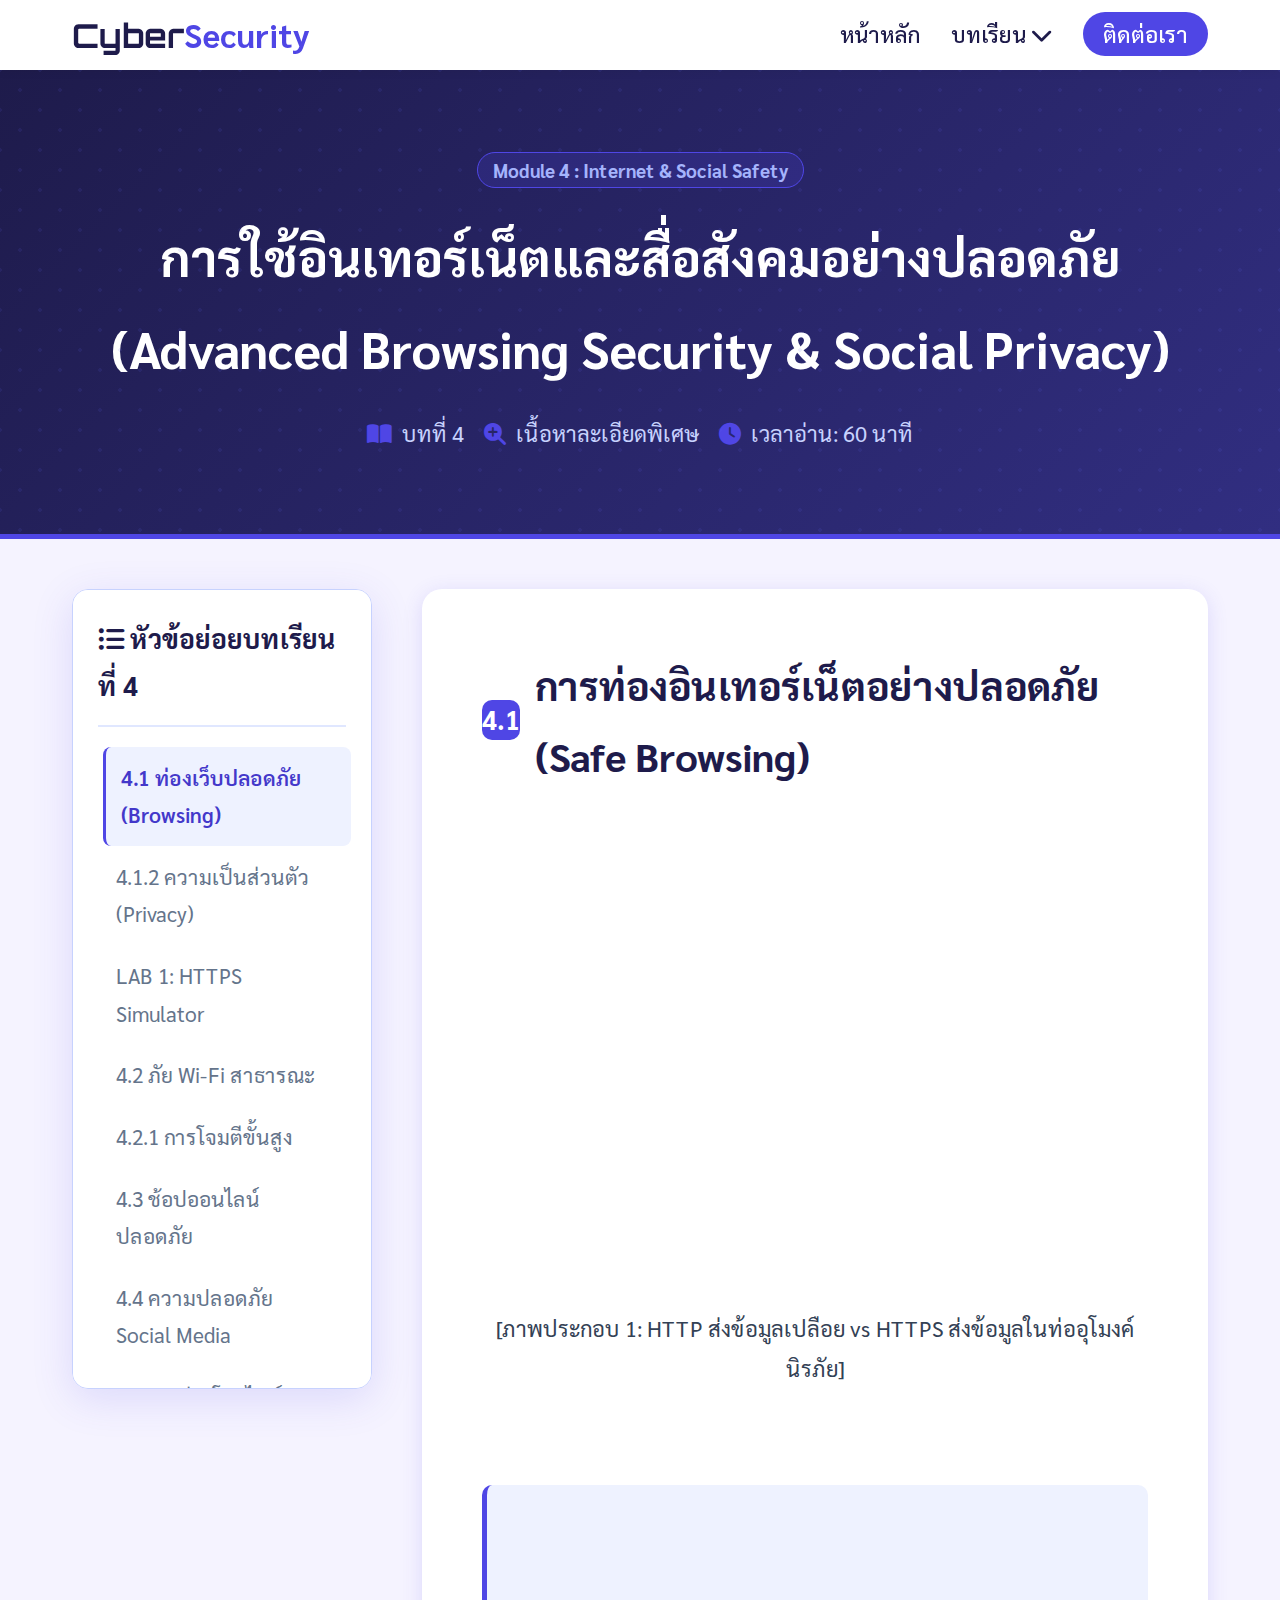
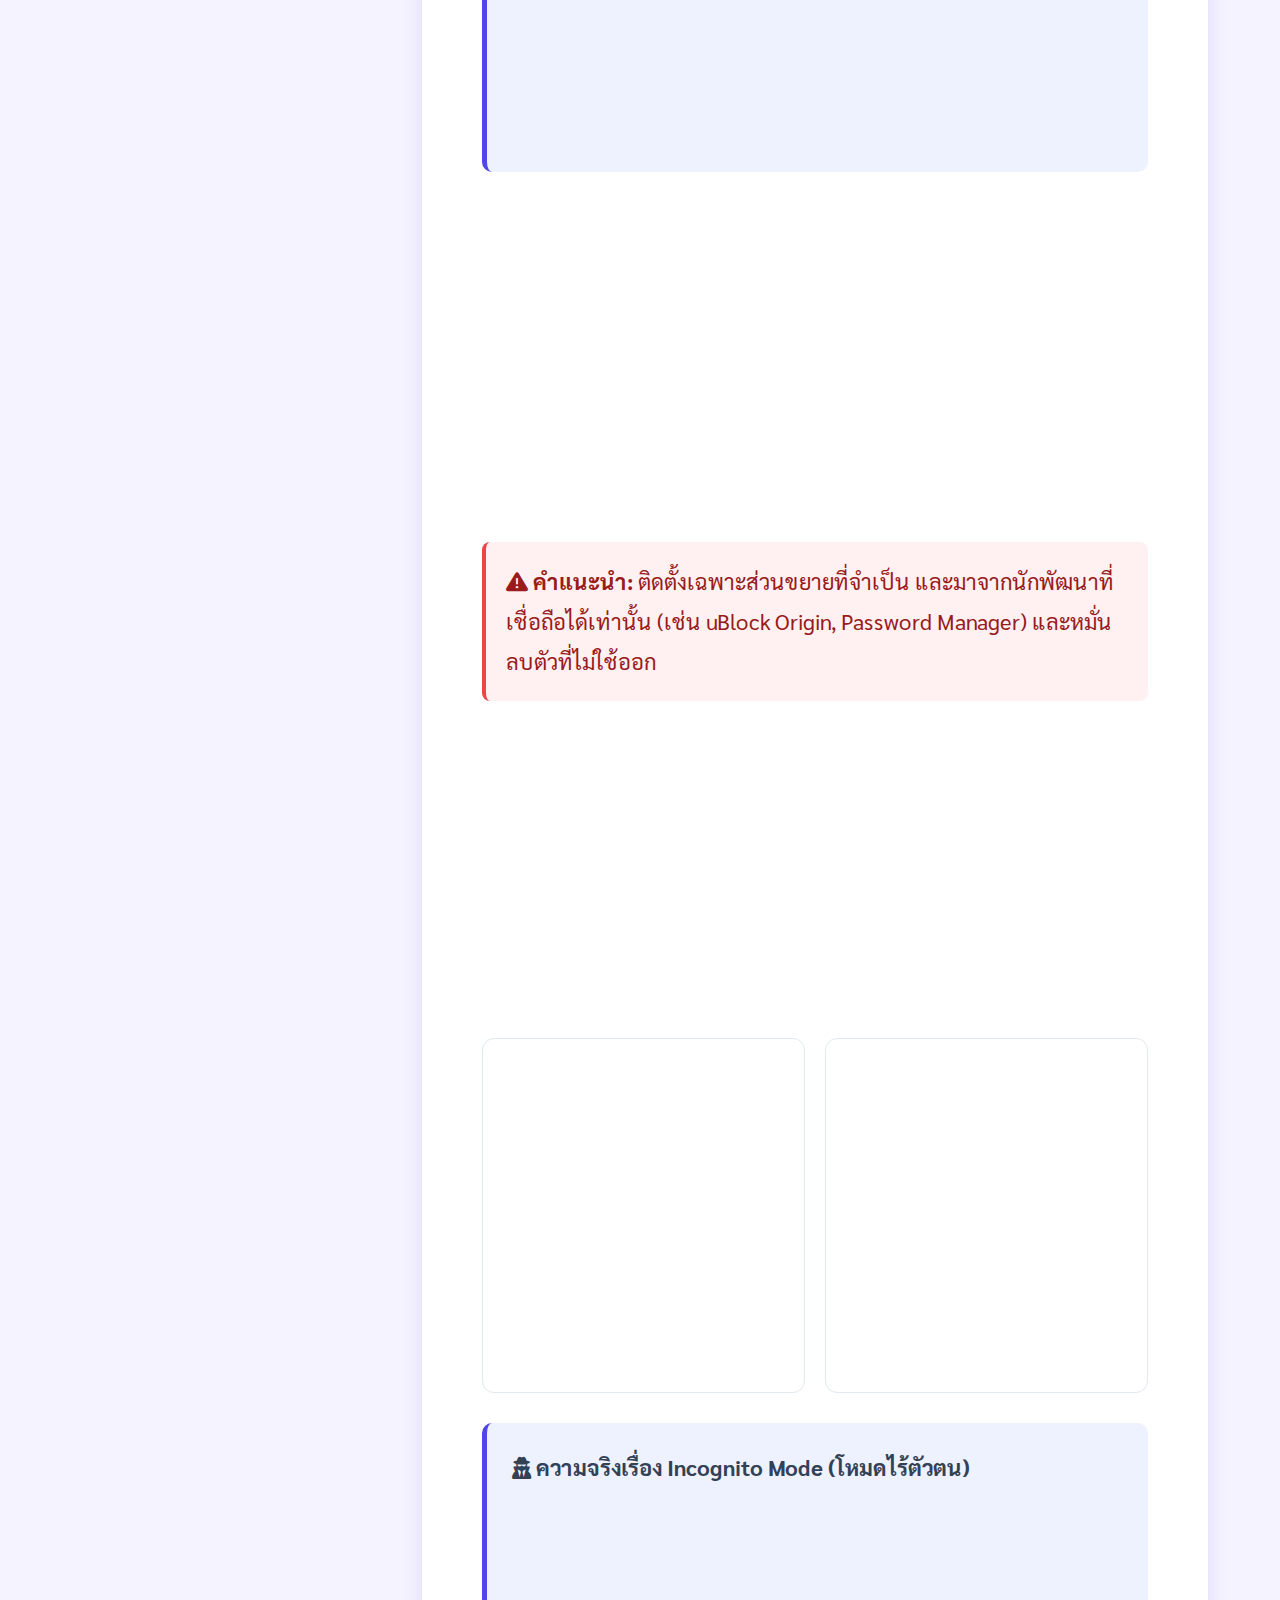
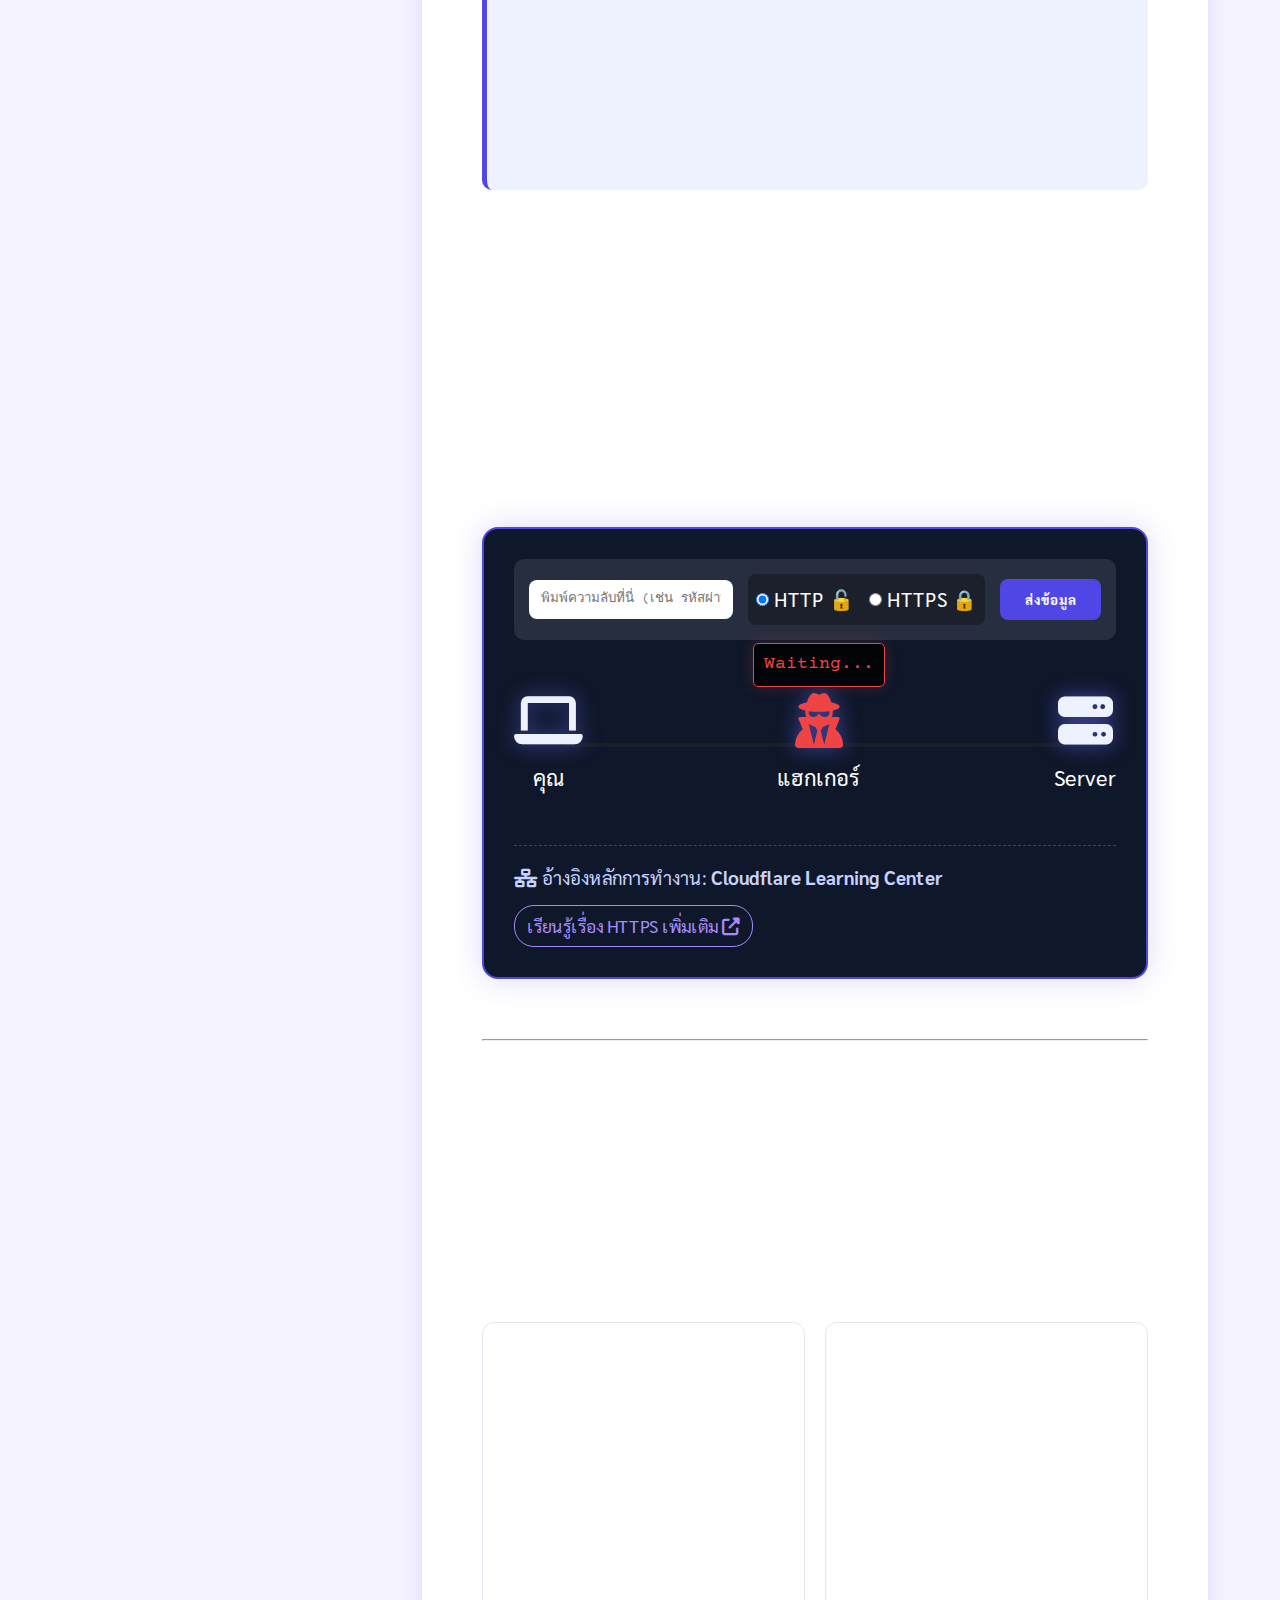
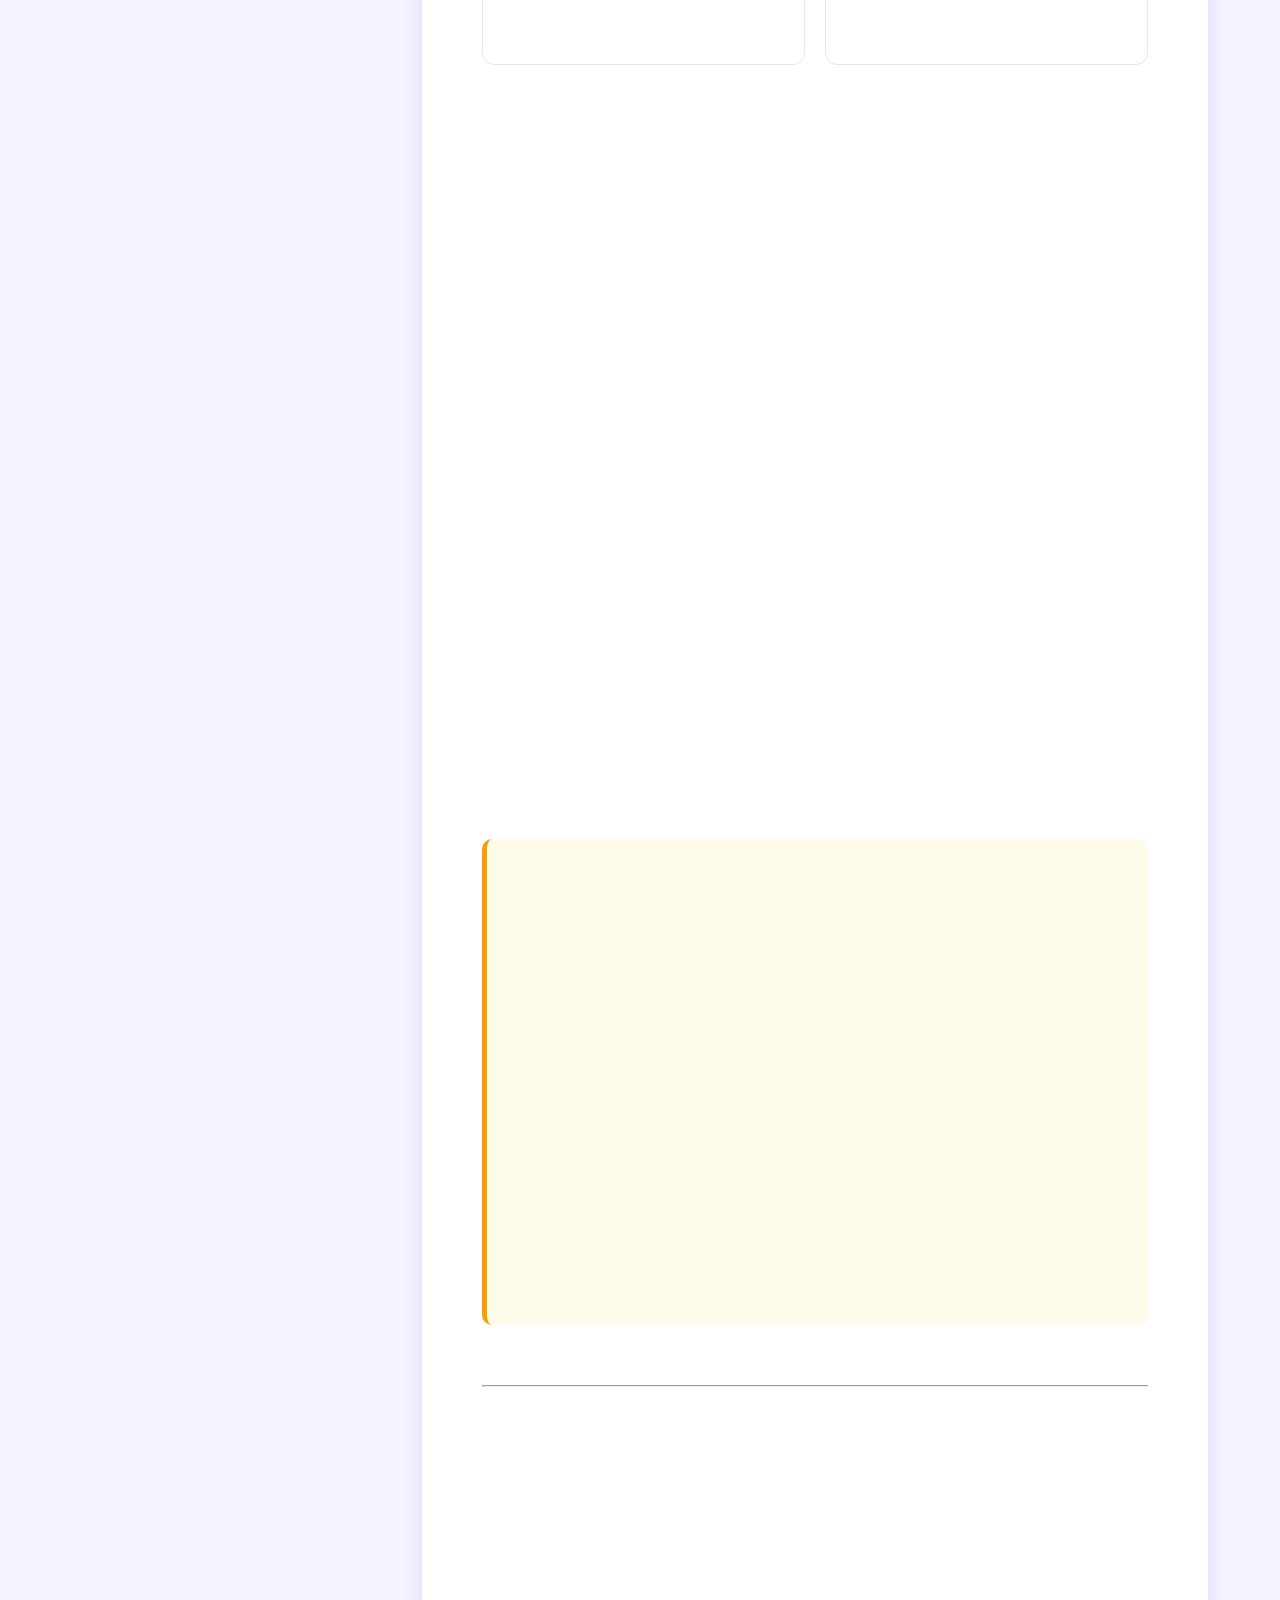
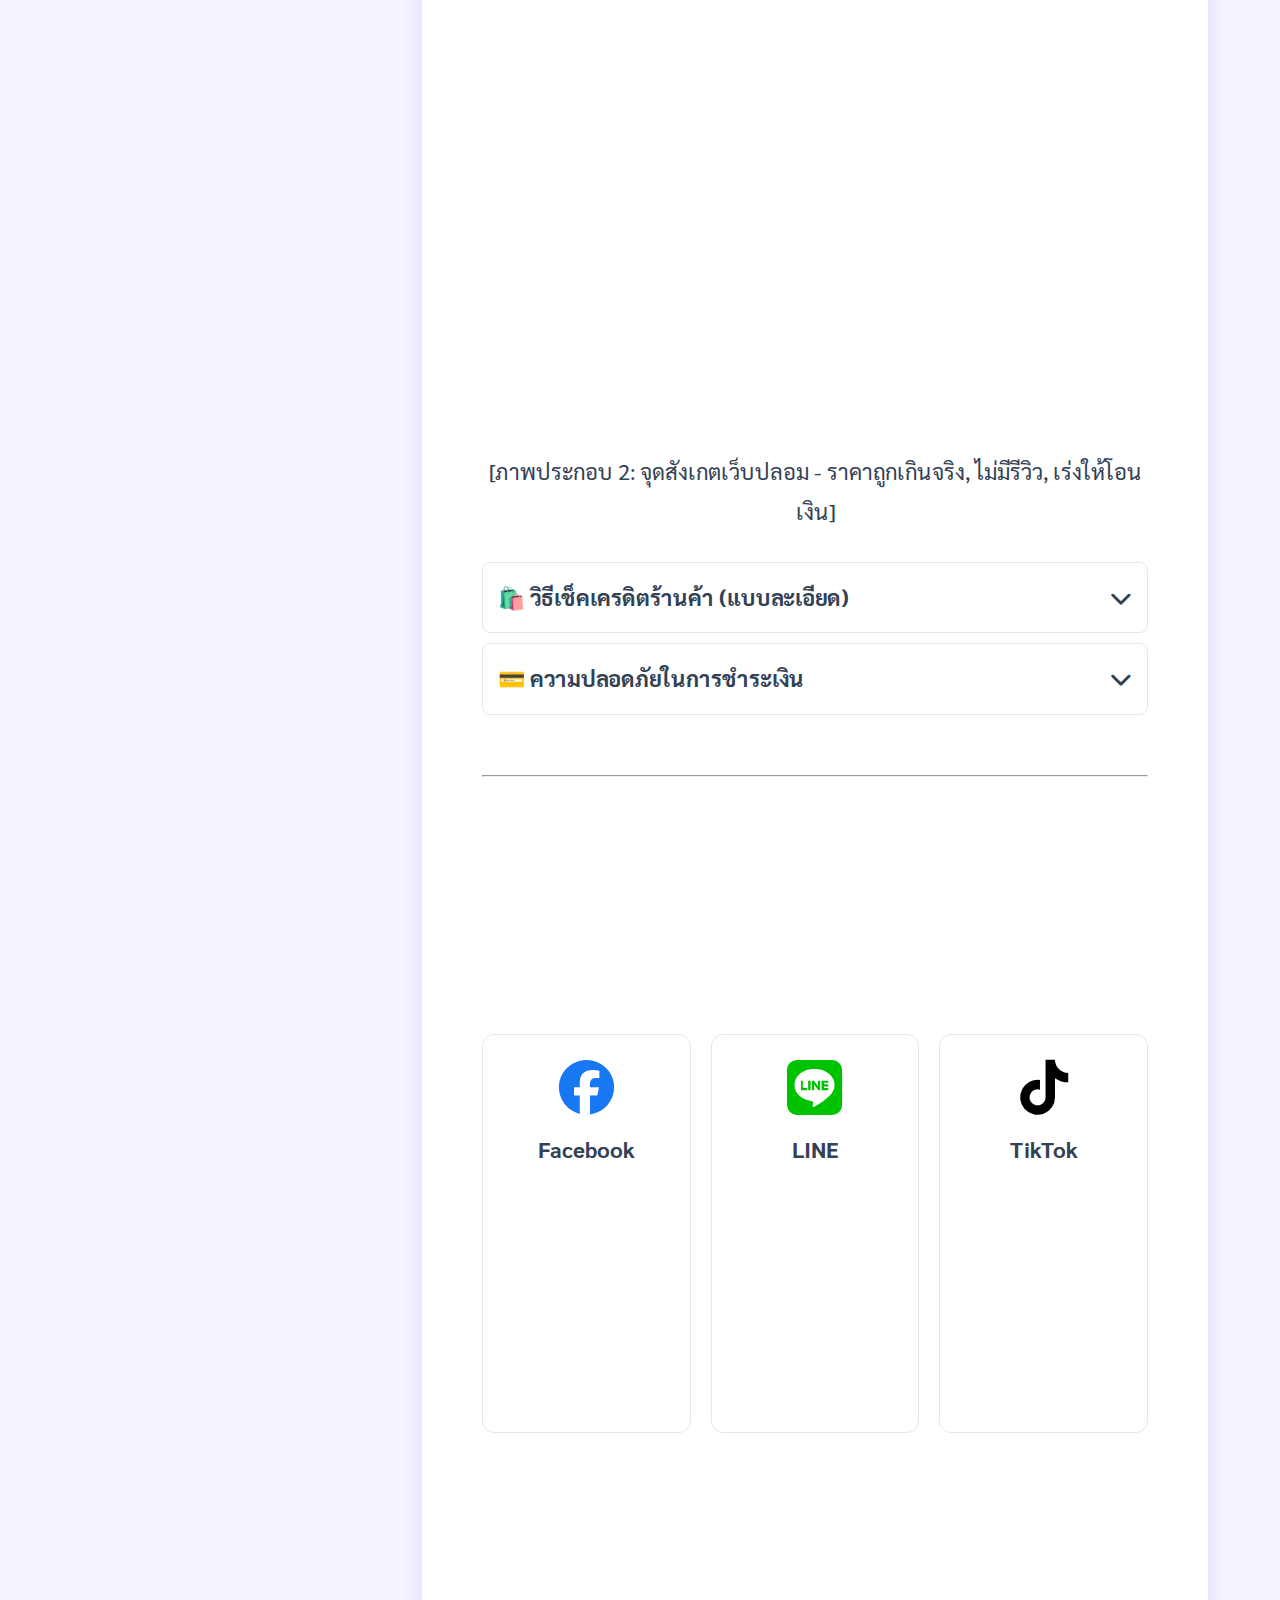
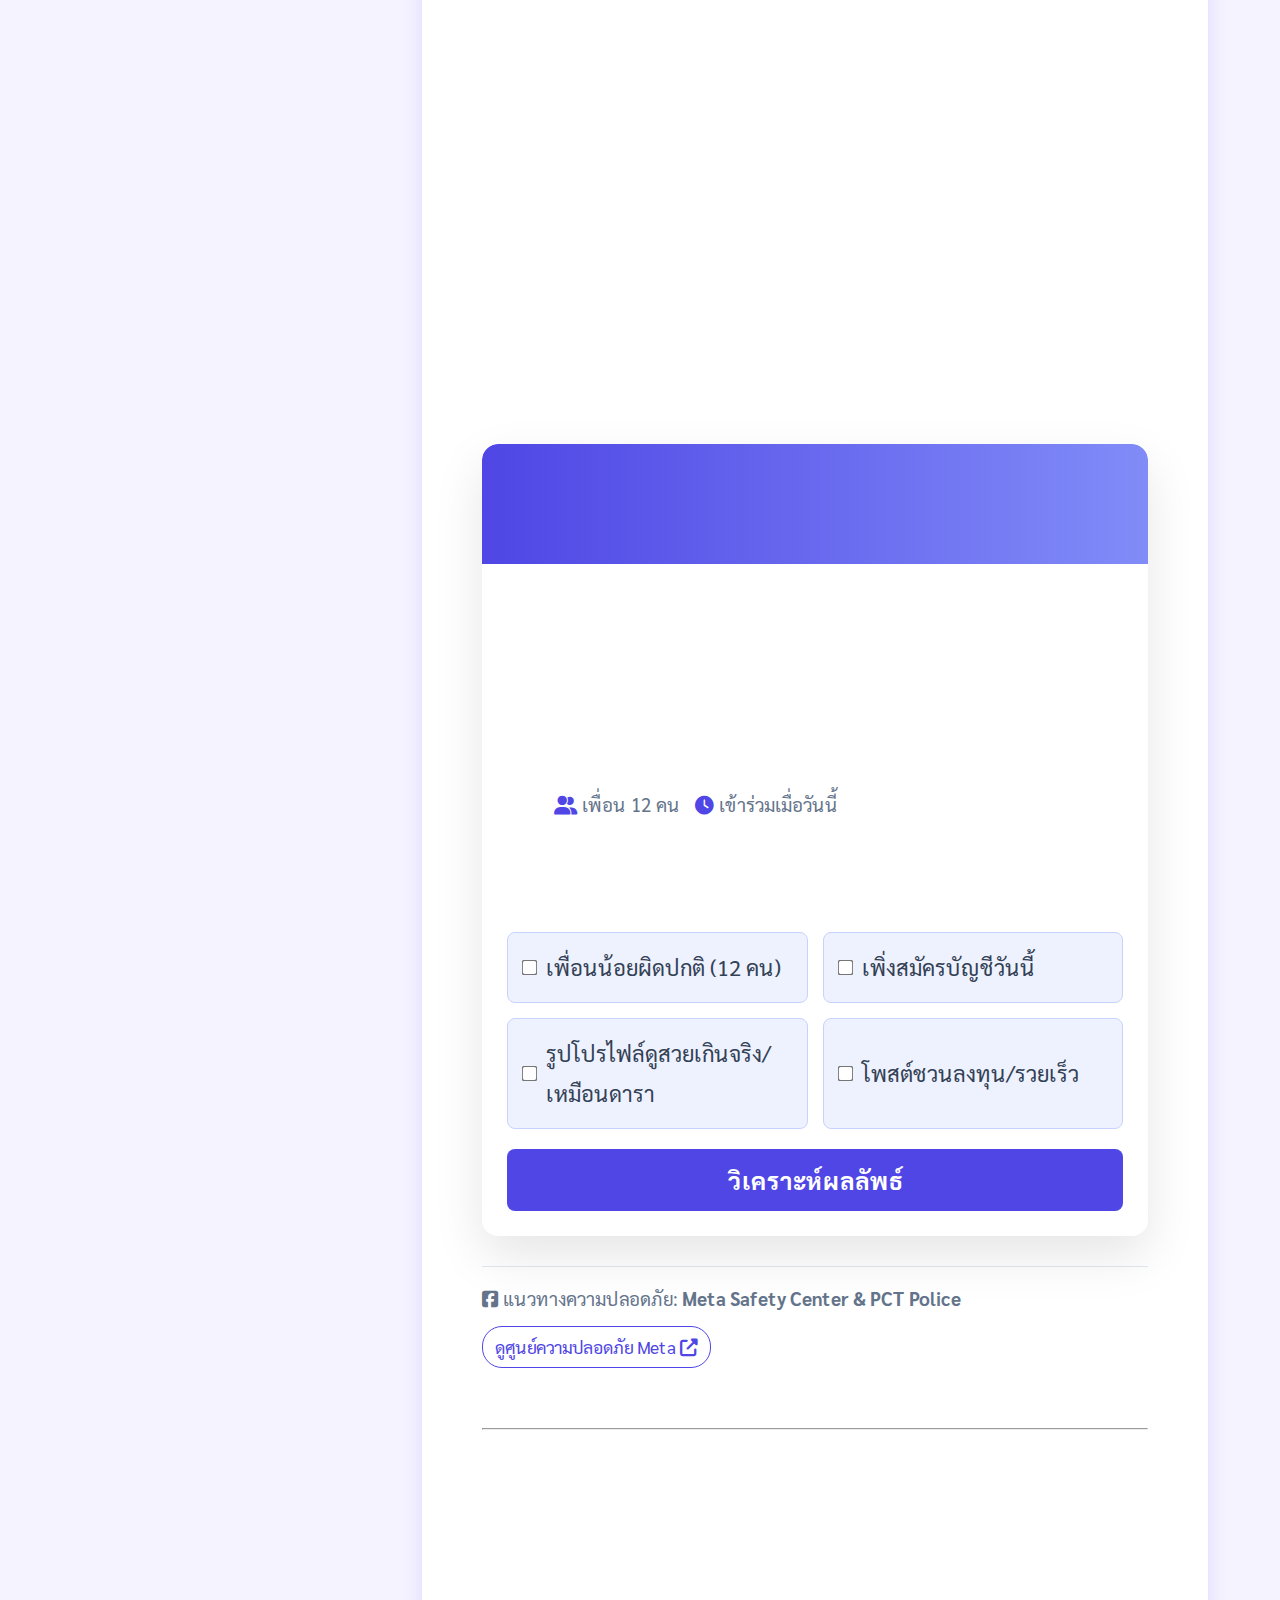
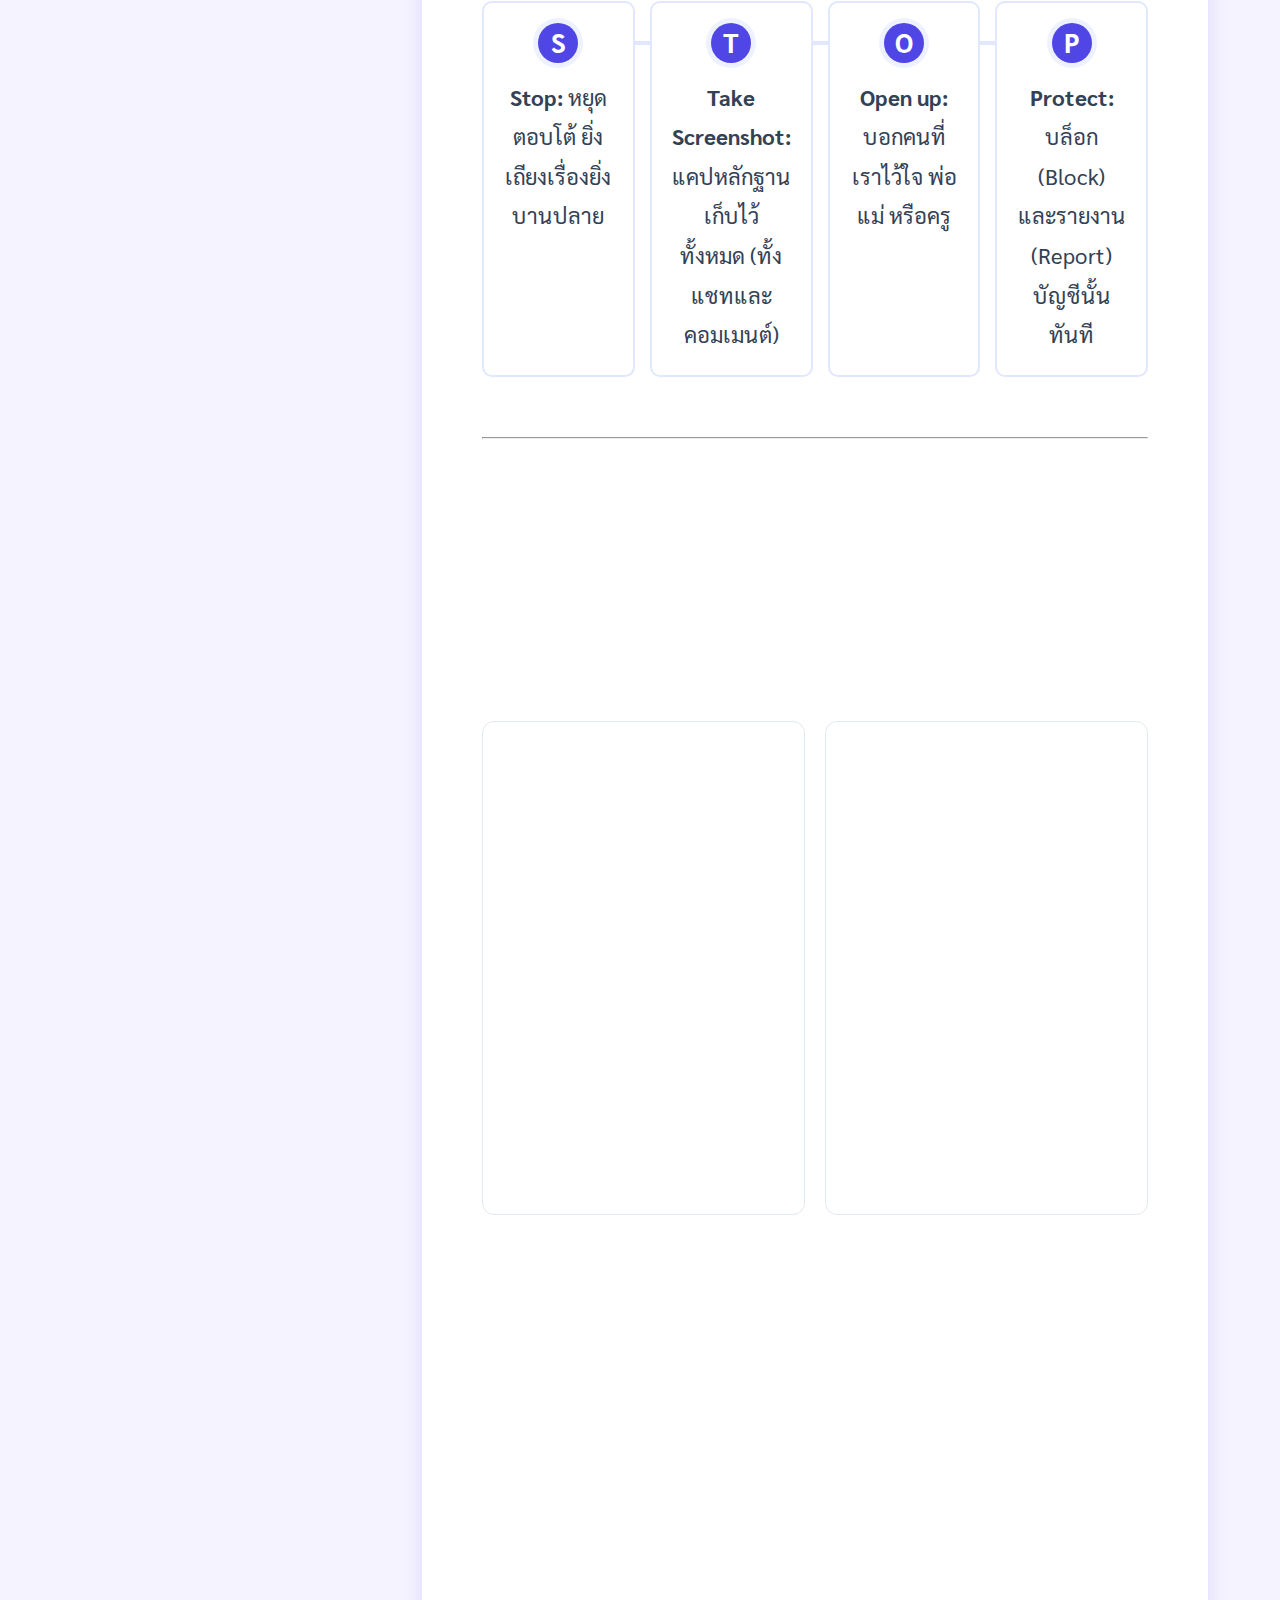
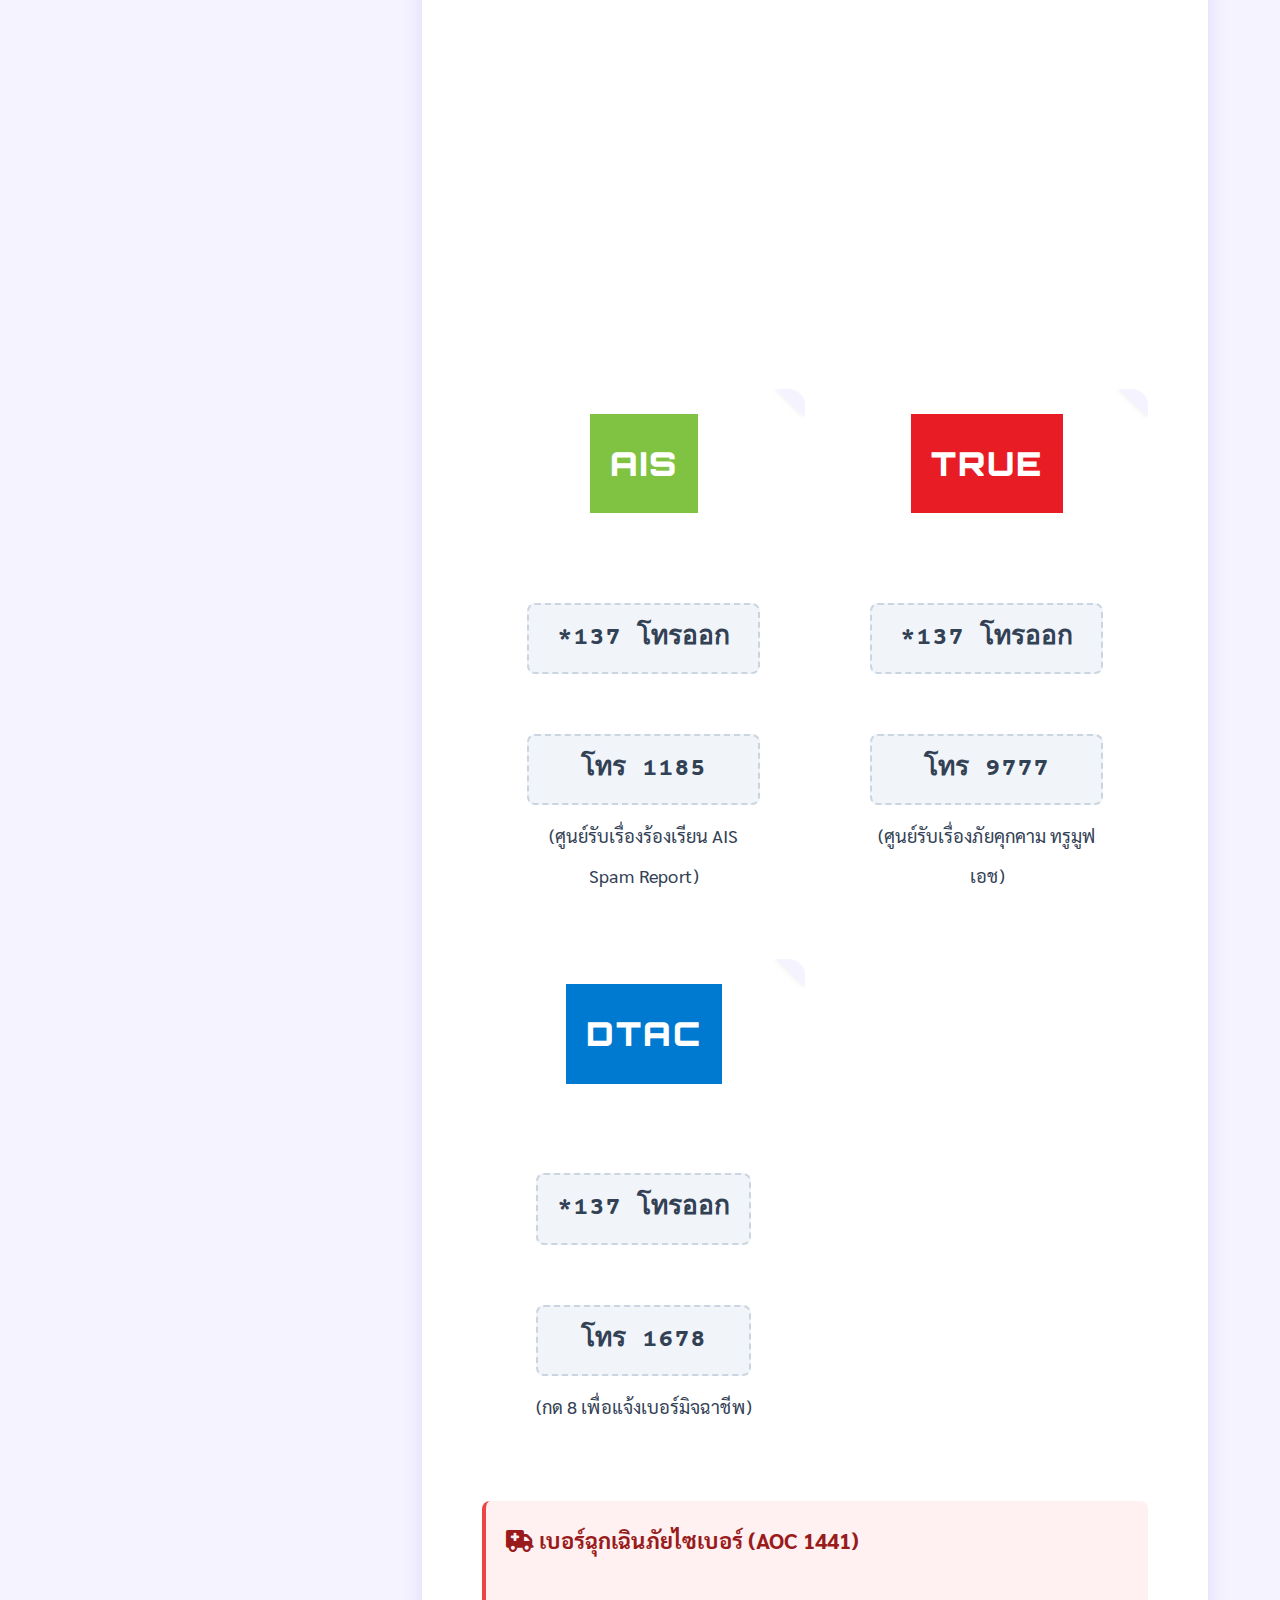
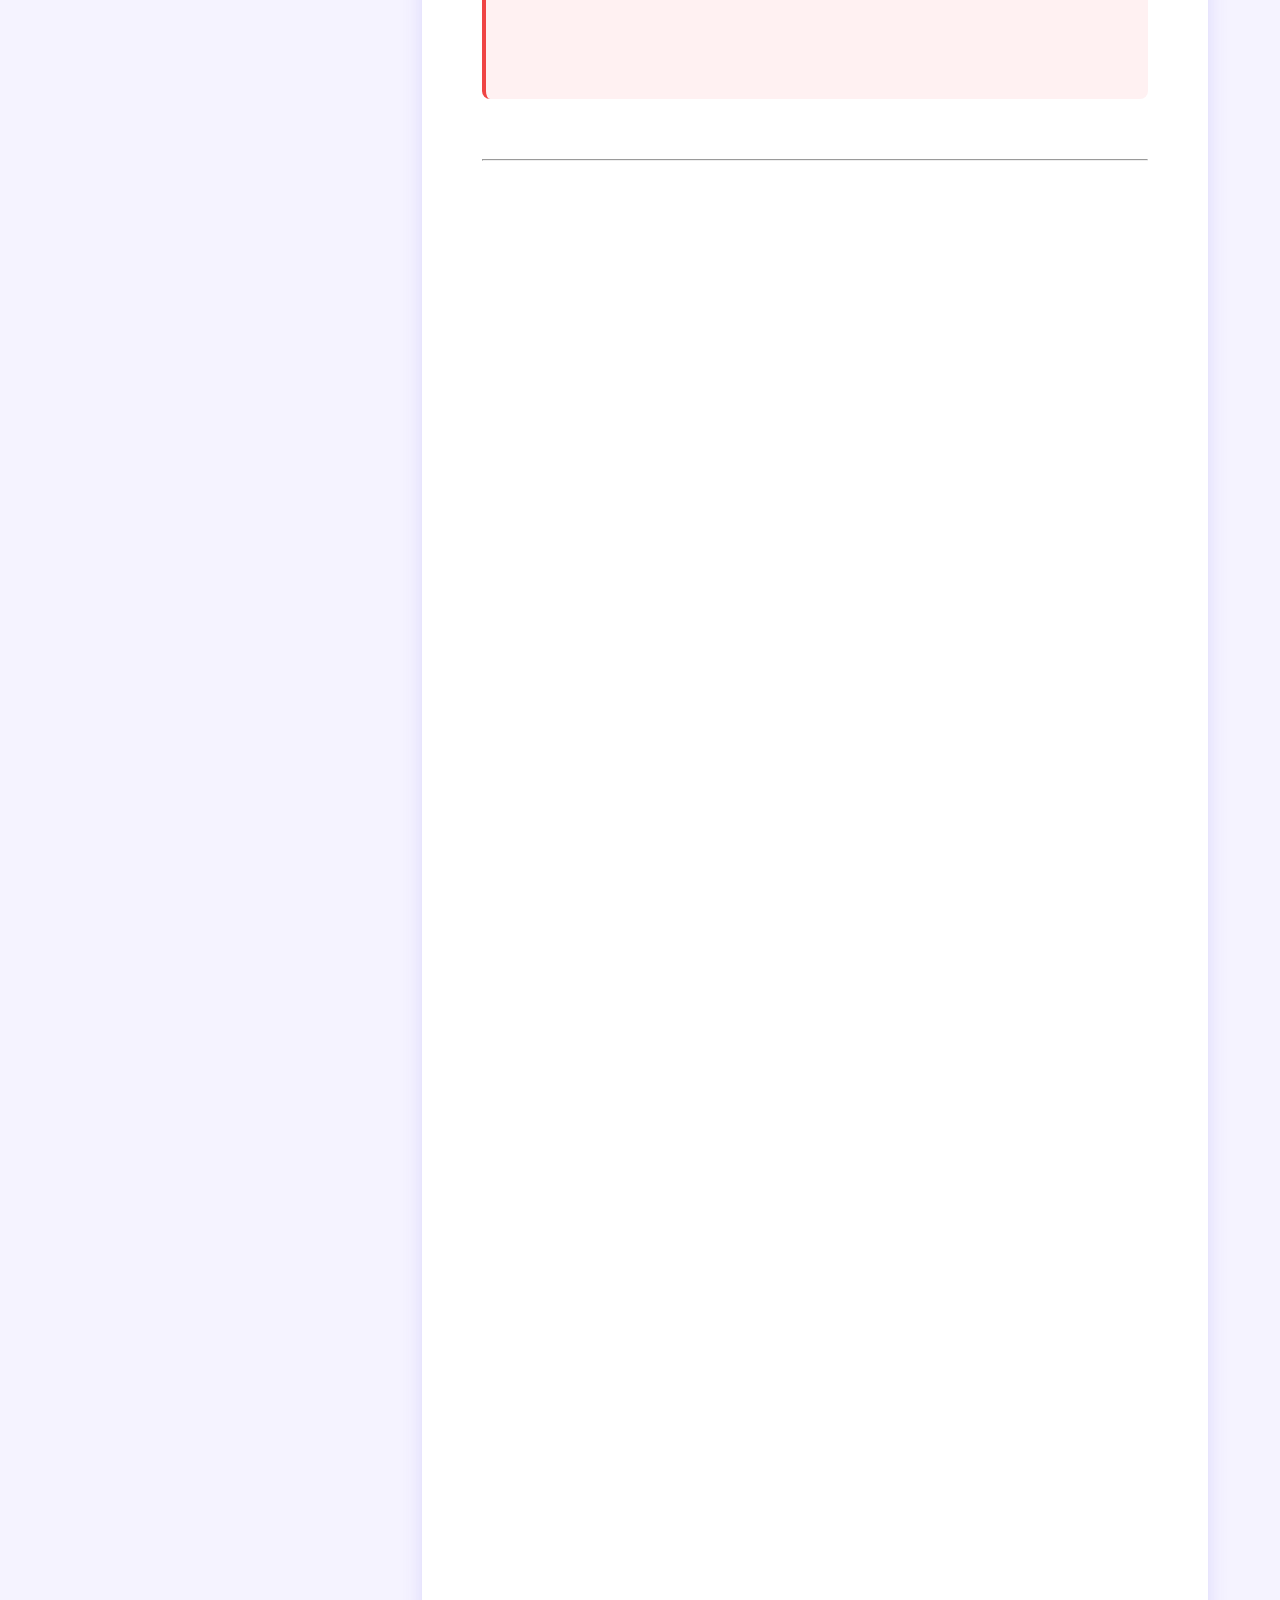
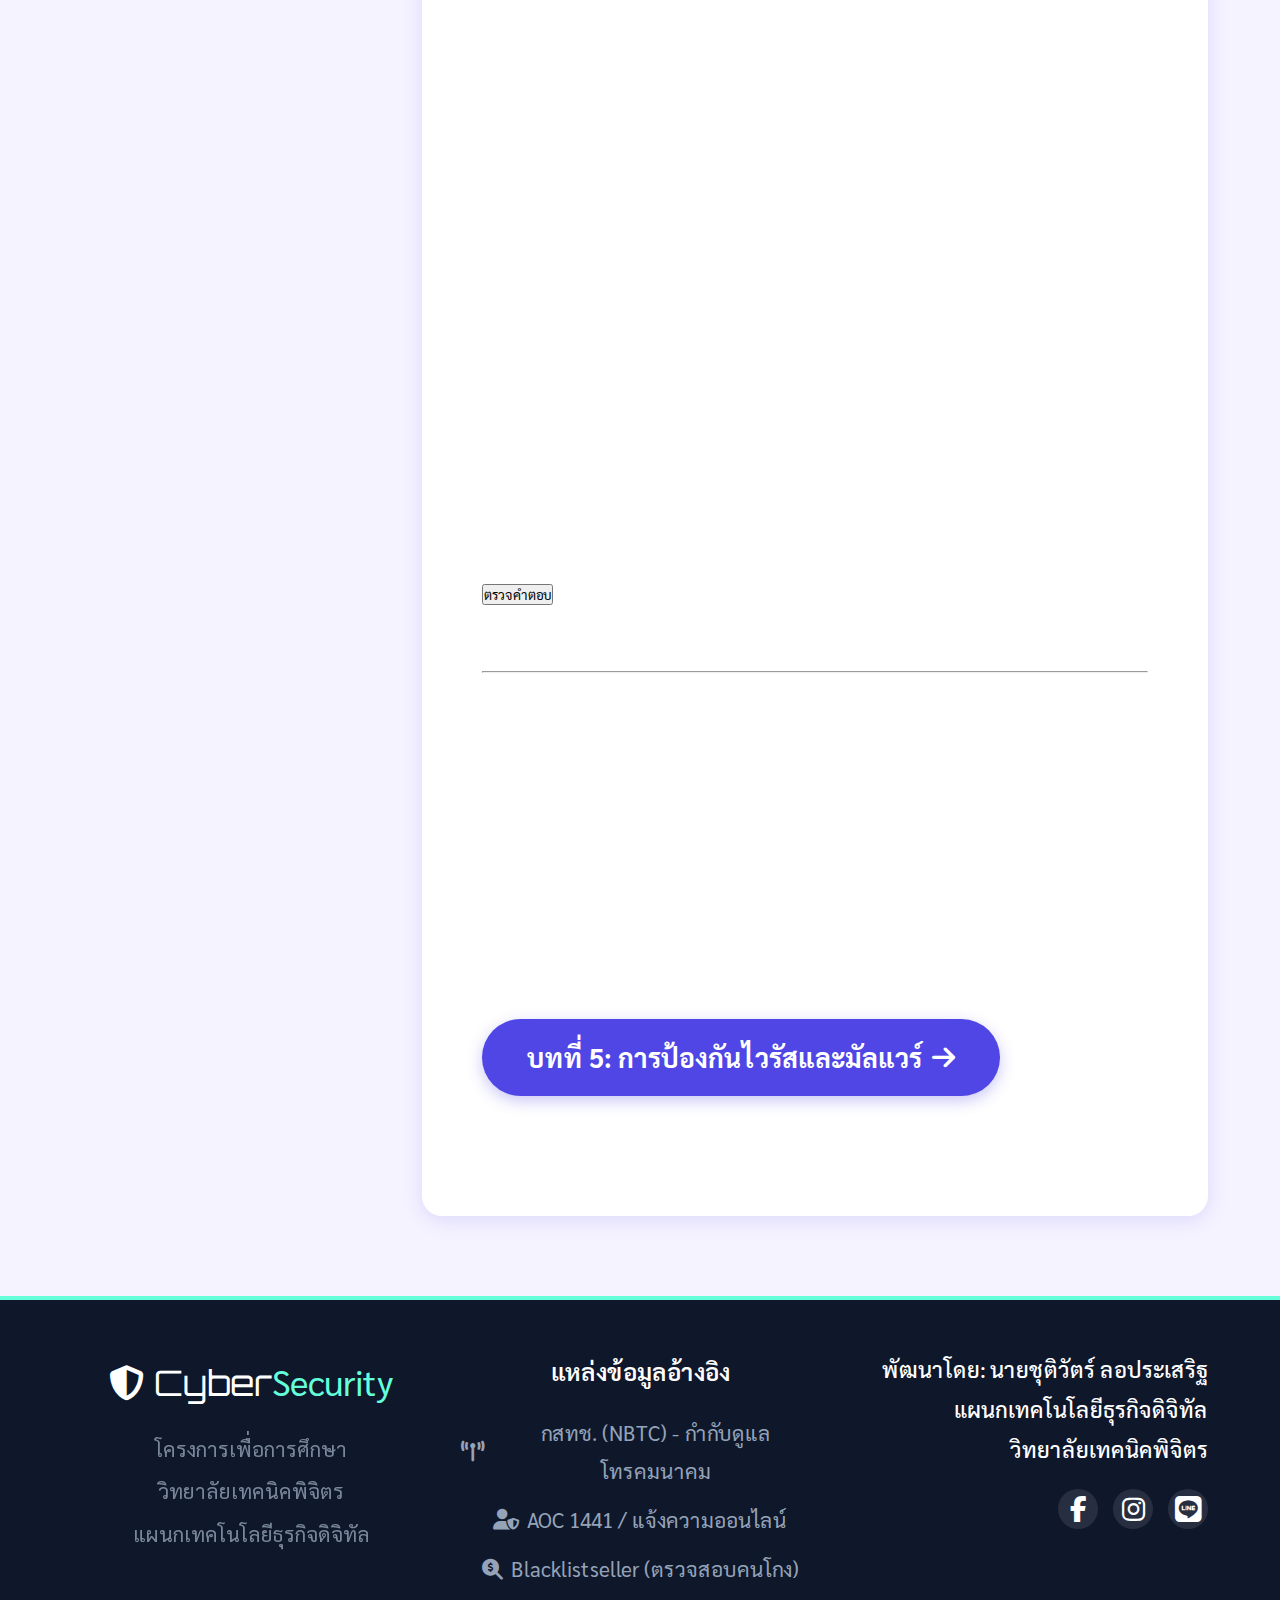
<file: การใช้อินเทอร์เน็ตและสื่อสังคมอย่างปลอดภัย/index.html>
<!DOCTYPE html>
<html lang="th">
<head>
    <meta charset="UTF-8">
    <meta name="viewport" content="width=device-width, initial-scale=1.0">
    <title>Chapter 4: การใช้อินเทอร์เน็ตและสื่อสังคมอย่างปลอดภัย (Ultimate Guide) - CyberPedia</title>
    <link href="https://fonts.googleapis.com/css2?family=Sarabun:wght@300;400;500;700;800&family=Orbitron:wght@500;700&family=Courier+Prime:wght@400;700&display=swap" rel="stylesheet">
    <link rel="stylesheet" href="https://cdnjs.cloudflare.com/ajax/libs/font-awesome/6.4.0/css/all.min.css">
    <link rel="stylesheet" href="style.css">
</head>
<body>

 

    <div class="progress-container">
        <div class="progress-bar" id="progressBar"></div>
    </div>

    <nav class="navbar">
        <div class="nav-container">
            <a href="../การใช้อินเทอร์เน็ตและสื่อสังคมอย่างปลอดภัย/index.html" class="logo">Cyber<span>Security</span></a>
            <div class="hamburger" id="hamburger-btn"><i class="fas fa-bars"></i></div>
            <ul class="nav-menu" id="nav-menu">
                <li><a href="../home/index.html" class="nav-link">หน้าหลัก</a></li>
                <li class="dropdown">
                    <a href="#" class="nav-link dropdown-toggle">บทเรียน <i class="fas fa-chevron-down"></i></a>
                    <ul class="dropdown-menu">
                    <li><a href="../ความรู้เกี่ยวกับภัยไซเบอร์และวิธีป้องกัน/intro.html">บทที่ 1. ความรู้เกี่ยวกับภัยไซเบอร์และวิธีป้องกัน</a></li>
                            <li><a href="../การตั้งรหัสผ่านอย่างปลอดภัย/index.html">บทที่ 2. การตั้งรหัสผ่านอย่างปลอดภัย</a></li>
                            <li><a href="../การรู้เท่ากันอีเมลและเว็บไซต์ปลอม/index.html">บทที่ 3. การรู้เท่ากันอีเมลและเว็บไซต์ปลอม</a></li>
                            <li><a href="../การใช้อินเทอร์เน็ตและสื่อสังคมอย่างปลอดภัย/index.html">บทที่ 4. การใช้อินเทอร์เน็ตและสื่อสังคมอย่างปลอดภัย</a></li>
                            <li><a href="../การป้องกันไวรัสและมัลแวร์/index.html">บทที่ 5. การป้องกันไวรัสและมัลแวร์</a></li>
                       <li class="divider"></li>
                    </ul>
                </li>
                <li><a href="../ติดต่อเรา/index.html" class="nav-link btn-nav-contact">ติดต่อเรา</a></li>
            </ul>
        </div>
    </nav>

    <section class="lesson-hero">
        <div class="hero-overlay"></div>
        <div class="hero-content">
            <span class="badge-category">Module 4 : Internet & Social Safety</span>
            <h1>การใช้อินเทอร์เน็ตและสื่อสังคมอย่างปลอดภัย <br><span class="subtitle">(Advanced Browsing Security & Social Privacy)</span></h1>
            <div class="meta-info">
                <span><i class="fas fa-book-open"></i> บทที่ 4</span>
                <span><i class="fas fa-search-plus"></i> เนื้อหาละเอียดพิเศษ</span>
                <span><i class="fas fa-clock"></i> เวลาอ่าน: 60 นาที</span>
            </div>
        </div>
    </section>

    <div class="container main-layout">
        
        <aside class="sidebar-toc">
            <div class="toc-inner">
                <h3><i class="fas fa-list-ul"></i> หัวข้อย่อยบทเรียนที่ 4</h3>
                <ul id="toc-list">
                    <li><a href="#sec1" class="active">4.1 ท่องเว็บปลอดภัย (Browsing)</a></li>
                    <li><a href="#sec1-advanced">4.1.2 ความเป็นส่วนตัว (Privacy)</a></li>
                    <li><a href="#lab1" class="highlight-toc">LAB 1: HTTPS Simulator</a></li>
                    <li><a href="#sec2">4.2 ภัย Wi-Fi สาธารณะ</a></li>
                    <li><a href="#sec2-advanced">4.2.1 การโจมตีขั้นสูง</a></li>
                    <li><a href="#sec3">4.3 ช้อปออนไลน์ปลอดภัย</a></li>
                    <li><a href="#sec4">4.4 ความปลอดภัย Social Media</a></li>
                    <li><a href="#lab2" class="highlight-toc">LAB 2: ส่องโปรไฟล์ปลอม</a></li>
                    <li><a href="#sec5">4.5 Cyberbullying & Drama</a></li>
                   <li><a href="#callcenter">4.6 รู้ทันแก๊งคอลเซ็นเตอร์</a></li>
                    <li><a href="#sec6">4.7 บทสรุป</a></li>
                </ul>
            </div>
        </aside>

        <article class="content-area">
            
            <section id="sec1" class="chapter">
                <h2><span class="chapter-number">4.1</span> การท่องอินเทอร์เน็ตอย่างปลอดภัย (Safe Browsing)</h2>
                <p>อินเทอร์เน็ตเปรียบเสมือนป่าใหญ่ที่มีทั้งทรัพยากรและกับดัก การใช้งานให้ปลอดภัยต้องเข้าใจกลไกพื้นฐานเหล่านี้:</p>
                
                <figure class="img-block large">
                    <img src="1.jpg" alt="แผนภาพเปรียบเทียบ HTTP vs HTTPS">
                    <figcaption>[ภาพประกอบ 1: HTTP ส่งข้อมูลเปลือย vs HTTPS ส่งข้อมูลในท่ออุโมงค์นิรภัย]</figcaption>
                </figure>

                <h3>1.1 HTTP vs HTTPS: ต่างกันที่ความเป็นความตาย</h3>
                <div class="tech-box">
                    <ul class="detail-list">
                        <li><strong>HTTP (Hypertext Transfer Protocol):</strong> ข้อมูลที่ส่ง (รหัสผ่าน, บัตรเครดิต) จะลอยไปในอากาศแบบ <strong>Plain Text</strong> (ข้อความปกติ) ใครที่มีเครื่องดักจับสัญญาณจะมองเห็นทุกอย่าง</li>
                        <li><strong>HTTPS (S = Secure):</strong> ข้อมูลจะถูกเข้ารหัส (Encryption) ด้วยโปรโตคอล TLS/SSL แฮกเกอร์จะเห็นเป็นภาษาต่างดาวอ่านไม่ออก **สังเกตแม่กุญแจที่ช่อง URL เสมอ**</li>
                    </ul>
                </div>

                <h3>1.2 Typosquatting (การพิมพ์ผิดชีวิตเปลี่ยน)</h3>
                <p>แฮกเกอร์มักจดโดเมนชื่อคล้ายเว็บดัง เพื่อดักคนที่พิมพ์ผิด เช่น:</p>
                <ul class="detail-list">
                    <li><code>goggle.com</code> (แทนที่จะเป็น google.com)</li>
                    <li><code>faceboook.com</code> (เติม o เกินมาตัวนึง)</li>
                </ul>
                <p>หากเผลอเข้าไป อาจเจอหน้าเว็บปลอมที่หลอกให้ดาวน์โหลดมัลแวร์ทันที</p>

                <h3>1.3 Browser Extensions: ดาบสองคม</h3>
                <p>ส่วนขยาย (Extensions) ช่วยให้ Chrome/Edge เก่งขึ้น แต่หลายตัวแอบฝัง <strong>Spyware</strong> เพื่อดูดข้อมูลการท่องเว็บของคุณ</p>
                <div class="alert-box">
                    <strong><i class="fas fa-exclamation-triangle"></i> คำแนะนำ:</strong> ติดตั้งเฉพาะส่วนขยายที่จำเป็น และมาจากนักพัฒนาที่เชื่อถือได้เท่านั้น (เช่น uBlock Origin, Password Manager) และหมั่นลบตัวที่ไม่ใช้ออก
                </div>
            </section>

            <section id="sec1-advanced" class="chapter">
                <h2>4.1.2 ความเป็นส่วนตัวและการถูกติดตาม (Privacy & Tracking)</h2>
                <p>เคยสงสัยไหมว่าทำไมดูรองเท้าในเว็บนึง แล้วโฆษณารองเท้าตามมาหลอกหลอนใน Facebook? นี่คือกลไกการติดตามตัวตน:</p>

                <div class="grid-2">
                    <div class="info-card">
                        <h3><i class="fas fa-cookie-bite"></i> Cookies (คุกกี้)</h3>
                        <p>ไฟล์ขนาดเล็กที่เว็บฝังไว้ในเครื่องเรา เพื่อจำว่าเราคือใคร "Third-party cookies" คือตัวการที่ส่งข้อมูลข้ามเว็บให้บริษัทโฆษณา</p>
                    </div>
                    <div class="info-card">
                        <h3><i class="fas fa-fingerprint"></i> Fingerprinting</h3>
                        <p>เทคนิคใหม่ที่เว็บเก็บข้อมูลจำเพาะของเครื่อง (รุ่นหน้าจอ, แบตเตอรี่, ฟอนต์) เพื่อสร้าง "ลายนิ้วมือดิจิทัล" ระบุตัวคุณได้แม้จะลบคุกกี้แล้วก็ตาม</p>
                    </div>
                </div>

                <div class="tech-box">
                    <h4><i class="fas fa-user-secret"></i> ความจริงเรื่อง Incognito Mode (โหมดไร้ตัวตน)</h4>
                    <p>หลายคนเข้าใจผิด! โหมดนี้แค่ <strong>"ไม่บันทึกประวัติลงในเครื่องคุณ"</strong> เท่านั้น แต่...</p>
                    <ul class="detail-list">
                        <li>❌ ผู้ให้บริการอินเทอร์เน็ต (ISP/Wi-Fi โรงเรียน/บริษัท) <strong>ยังเห็น</strong> ว่าคุณเข้าเว็บอะไร</li>
                        <li>❌ เว็บไซต์ปลายทาง <strong>ยังเห็น</strong> IP Address ของคุณ</li>
                        <li>✅ ประโยชน์จริงคือ: คนที่มาใช้คอมต่อจากคุณจะไม่รู้ว่าคุณเข้าเว็บอะไร</li>
                    </ul>
                </div>
            </section>

            <section id="lab1" class="chapter">
                <h2><i class="fas fa-lock"></i> LAB 1: HTTPS Simulator (จำลองการดักข้อมูล)</h2>
                <p>ลองพิมพ์ข้อความแล้วกด "ส่งข้อมูล" เพื่อดูว่าแฮกเกอร์จะเห็นอะไร ระหว่างเว็บทั่วไป (HTTP) กับเว็บปลอดภัย (HTTPS)</p>

                <div class="https-sim">
                    <div class="sim-controls">
                        <input type="text" id="dataInput" placeholder="พิมพ์ความลับที่นี่ (เช่น รหัสผ่าน)..." autocomplete="off">
                        <div class="switch-group">
                            <label><input type="radio" name="proto" value="http" checked> HTTP 🔓</label>
                            <label><input type="radio" name="proto" value="https"> HTTPS 🔒</label>
                        </div>
                        <button id="sendDataBtn">ส่งข้อมูล</button>
                    </div>
                    
                    <div class="sim-visual">
                        <div class="node user"><i class="fas fa-laptop"></i><br>คุณ</div>
                        <div class="packet-path">
                            <div id="dataPacket" class="packet">DATA</div>
                        </div>
                        <div class="node hacker">
                            <i class="fas fa-user-secret"></i><br>แฮกเกอร์
                            <div id="hackerView" class="hacker-screen">Waiting...</div>
                        </div>
                        <div class="node server"><i class="fas fa-server"></i><br>Server</div>
                    </div>

                    <div style="margin-top: 25px; padding-top: 15px; border-top: 1px dashed rgba(255,255,255,0.2); font-size: 0.85rem; color: #c7d2fe; display: flex; justify-content: space-between; align-items: center; flex-wrap: wrap; gap: 10px;">
                        <span>
                            <i class="fas fa-network-wired"></i> อ้างอิงหลักการทำงาน: <strong>Cloudflare Learning Center</strong>
                        </span>
                        <a href="https://www.cloudflare.com/learning/ssl/what-is-https/" target="_blank" style="color: #a78bfa; text-decoration: none; border: 1px solid #a78bfa; padding: 4px 12px; border-radius: 20px; font-size: 0.8rem; transition: 0.3s;">
                            เรียนรู้เรื่อง HTTPS เพิ่มเติม <i class="fas fa-external-link-alt"></i>
                        </a>
                    </div>
                </div>
            </section>

            <hr class="divider">

            <section id="sec2" class="chapter">
                <h2><span class="chapter-number">4.2</span> อันตรายจาก Wi-Fi สาธารณะ (Public Wi-Fi Risks)</h2>
                <p>Wi-Fi ฟรีตามร้านกาแฟ สนามบิน หรือห้างสรรพสินค้า คือแหล่งล่าเหยื่อชั้นดี เพราะข้อมูลวิ่งผ่านอากาศ ใครๆ ก็ดักจับได้</p>

                <div class="grid-2">
                    <div class="attack-card">
                        <h3><i class="fas fa-network-wired"></i> Man-in-the-Middle (MitM)</h3>
                        <p>แฮกเกอร์แทรกตัวอยู่ตรงกลางระหว่างเครื่องคุณกับ Router เพื่อดักจับทุกข้อมูลที่ส่งผ่าน (เหมือนดักฟังโทรศัพท์)</p>
                    </div>
                    <div class="attack-card">
                        <h3><i class="fas fa-wifi"></i> Evil Twin (แฝดปีศาจ)</h3>
                        <p>การสร้าง Wi-Fi ปลอมชื่อเหมือนของจริงเป๊ะๆ (เช่น <code>"Starbucks_Free"</code>) แต่ปล่อยเน็ตแรงกว่า เพื่อหลอกให้เครื่องเราไปเกาะอัตโนมัติ</p>
                    </div>
                </div>

                <div class="video-section">
                    <h3><i class="fas fa-play-circle"></i> วิดีโอประกอบ: ใช้ Wi-Fi สาธารณะ เสี่ยงโดนล้วงข้อมูลจริงหรือ?</h3>
                  <div class="video-wrapper">
        <iframe 
         src="https://drive.google.com/file/d/1xeKcxbTR7vZfWLGNEY31v9K70cUqO8q_/preview"
            allowfullscreen
            width="100%" 
            height="100%">
        </iframe>
    </div>
                    <p class="video-caption">ขอบคุณสื่อการสอนจาก: ชัวร์ก่อนแชร์ สำนักข่าวไทย</p>
                </div>
            </section>

            <section id="sec2-advanced" class="chapter">
                <h2>4.2.1 การป้องกันขั้นสูงสำหรับ Wi-Fi</h2>
                <p>หากจำเป็นต้องใช้ Wi-Fi สาธารณะ ต้องปฏิบัติตามกฎเหล็กเหล่านี้:</p>
                <ul class="checklist-box warning-theme">
                    <li><strong>ใช้ VPN (Virtual Private Network):</strong> พระเอกตัวจริง! VPN จะสร้างท่ออุโมงค์เข้ารหัสข้อมูล ทำให้แฮกเกอร์เห็นข้อมูลเป็นขยะอ่านไม่ออก แม้จะดักจับได้ก็ตาม</li>
                    <li><strong>ปิด File Sharing:</strong> ปิด AirDrop (Apple) หรือ Network Discovery (Windows) เพื่อป้องกันแฮกเกอร์ส่งมัลแวร์เข้ามาในเครื่อง</li>
                    <li><strong>ใช้ 4G/5G ดีที่สุด:</strong> หากทำธุรกรรมการเงิน ให้ปิด Wi-Fi แล้วใช้เน็ตมือถือ เพราะสัญญาณถูกเข้ารหัสจากค่ายมือถือ ปลอดภัยกว่ามาก</li>
                    <li><strong>Forget Network:</strong> เมื่อเลิกใช้ ให้กด "ลบเครือข่าย" (Forget This Network) ทันที เพื่อไม่ให้มือถือเราเผลอไปต่อ Wi-Fi ชื่อเดิมที่แฮกเกอร์สร้างขึ้นในอนาคต</li>
                </ul>
            </section>

            <hr class="divider">

            <section id="sec3" class="chapter">
                <h2><span class="chapter-number">4.3</span> ช้อปออนไลน์ยังไงไม่ให้โดนโกง (E-Commerce Safety)</h2>
                <p>การซื้อของออนไลน์มีความเสี่ยง 2 ด้าน: 1. ได้ของไม่ตรงปก/ไม่ส่งของ 2. ข้อมูลบัตรเครดิตรั่วไหล</p>

                
                <figure class="img-block medium">
                    <img src="2.jpg" alt="จุดสังเกตเว็บไซต์ขายของปลอม">
                    <figcaption>[ภาพประกอบ 2: จุดสังเกตเว็บปลอม - ราคาถูกเกินจริง, ไม่มีรีวิว, เร่งให้โอนเงิน]</figcaption>
                </figure>

                <div class="accordion">
                    <details>
                        <summary>🛍️ วิธีเช็คเครดิตร้านค้า (แบบละเอียด)</summary>
                        <ul class="detail-list">
                            <li>นำ "ชื่อร้าน", "ชื่อคนขาย" หรือ "เลขบัญชี" ไปค้นใน Google + คำว่า "โกง" หรือเว็บ <strong>Blacklistseller</strong></li>
                            <li>ดูรีวิวที่เป็น "รูปถ่ายจริง" (ระวังหน้าม้าที่พิมพ์ข้อความซ้ำๆ หรือให้ 5 ดาวรัวๆ ในวันเดียว)</li>
                            <li>ตรวจสอบอายุของเพจ/เว็บ หากเพิ่งสร้างได้ไม่กี่วันแต่ยอดไลค์หลักแสน (อาจซื้อไลค์มา) ให้ระวัง</li>
                        </ul>
                    </details>
                    <details>
                        <summary>💳 ความปลอดภัยในการชำระเงิน</summary>
                        <ul class="detail-list">
                            <li><strong>คนกลาง (Escrow):</strong> ซื้อผ่าน Platform กลาง (Shopee, Lazada, TikTok) ปลอดภัยกว่าโอนตรง เพราะเงินจะยังไม่อยู่ที่คนขายจนกว่าเราจะกดรับของ</li>
                            <li><strong>Virtual Card:</strong> ใช้บัตรเครดิตเสมือน (ในแอปธนาคาร) ที่กำหนดวงเงินได้พอดีค่าของ และปิดบัตรได้ทันทีเมื่อไม่ใช้ เพื่อกันเว็บดูดเงิน</li>
                            <li><strong>เก็บหลักฐาน:</strong> แคปหน้าจอรายละเอียดสินค้า, แชทการสนทนา, และสลิปโอนเงินไว้เสมอ</li>
                        </ul>
                    </details>
                </div>
            </section>

            <hr class="divider">

            <section id="sec4" class="chapter">
                <h2><span class="chapter-number">4.4</span> เจาะลึกความปลอดภัย Social Media</h2>
                <p>โซเชียลมีเดียเป็นดาบสองคม นอกจากเชื่อมต่อผู้คนแล้ว ยังเป็นช่องทางหลักที่มิจฉาชีพใช้หลอกลวง</p>

                <h3>4.1 การตั้งค่า Privacy (ต้องทำ!)</h3>
                <div class="grid-3">
                    <div class="tool-card">
                        <i class="fab fa-facebook"></i>
                        <h4>Facebook</h4>
                        <p>ตั้งโพสต์เป็น Friends Only, ซ่อนรายชื่อเพื่อน (Only Me) กันคนสวมรอยไปยืมเงินเพื่อน</p>
                    </div>
                    <div class="tool-card">
                        <i class="fab fa-line"></i>
                        <h4>LINE</h4>
                        <p>ปิด "Auto Add Friends" และเปิด "Letter Sealing" เพื่อเข้ารหัสแชท</p>
                    </div>
                    <div class="tool-card">
                        <i class="fab fa-tiktok"></i>
                        <h4>TikTok</h4>
                        <p>ปิดการดาวน์โหลดคลิป และตั้งค่าไม่ให้คนอื่นเห็นรายการที่เรากดหัวใจ</p>
                    </div>
                </div>

                <h3>4.2 Oversharing (แชร์มากไป = ภัยเข้าตัว)</h3>
                <p>ข้อมูลเหล่านี้ <strong>ห้ามโพสต์เด็ดขาด</strong>:</p>
                <ul class="detail-list">
                    <li>❌ <strong>Boarding Pass:</strong> บาร์โค้ดมีข้อมูลส่วนตัวครบถ้วน</li>
                    <li>❌ <strong>เช็คอิน Real-time:</strong> "ไม่อยู่บ้าน 3 วัน" = บอกโจรว่าบ้านว่าง (ควรโพสต์เมื่อกลับมาแล้ว)</li>
                    <li>❌ <strong>รูปลูกหน้าโรงเรียน:</strong> เสี่ยงต่อการลักพาตัว (Sharenting)</li>
                </ul>
            </section>

            <section id="lab2" class="chapter">
                <h2><i class="fas fa-user-secret"></i> LAB 2: จับผิดโปรไฟล์ปลอม (Profile Inspector)</h2>
                <p>จำลองสถานการณ์: มีสาวสวยแอดเฟสมา ลองสังเกตจุดพิรุธแล้วติ๊กเลือกข้อที่คิดว่า "ปลอม"</p>

                <div class="profile-sim">
                  <div class="sim-card">
                        <div class="sim-avatar">
                            <img src="3.jpg" alt="Profile Picture">
                        </div>
                        <div class="sim-info">
                            <h3>Alice Wonderland</h3>
                            <p>นักลงทุน Crypto | สอนหาเงินออนไลน์ฟรี 💰 | รักเมืองไทย 🇹🇭</p>
                            
                            <div class="sim-meta">
                                <span><i class="fas fa-user-friends"></i> เพื่อน 12 คน</span>
                                <span><i class="fas fa-clock"></i> เข้าร่วมเมื่อวันนี้</span>
                            </div>
                        </div>
                    </div>

                    <div class="sim-quiz">
                        <p>คุณเห็นความผิดปกติอะไรบ้าง? (เลือกได้หลายข้อ)</p>
                        <div class="options">
                            <label><input type="checkbox" id="c1"> เพื่อนน้อยผิดปกติ (12 คน)</label>
                            <label><input type="checkbox" id="c2"> เพิ่งสมัครบัญชีวันนี้</label>
                            <label><input type="checkbox" id="c3"> รูปโปรไฟล์ดูสวยเกินจริง/เหมือนดารา</label>
                            <label><input type="checkbox" id="c4"> โพสต์ชวนลงทุน/รวยเร็ว</label>
                        </div>
                        <button id="checkProfileBtn">วิเคราะห์ผลลัพธ์</button>
                    </div>
                    <div id="profileResult" class="result-box hidden"></div>
                </div>
                <div style="margin-top: 25px; padding-top: 15px; border-top: 1px solid #e2e8f0; font-size: 0.85rem; color: #64748b; display: flex; justify-content: space-between; align-items: center; flex-wrap: wrap; gap: 10px;">
                        <span>
                            <i class="fab fa-facebook-square"></i> แนวทางความปลอดภัย: <strong>Meta Safety Center & PCT Police</strong>
                        </span>
                        <a href="https://www.facebook.com/safety" target="_blank" style="color: var(--accent); text-decoration: none; border: 1px solid var(--accent); padding: 4px 12px; border-radius: 20px; font-size: 0.8rem; transition: 0.3s;">
                            ดูศูนย์ความปลอดภัย Meta <i class="fas fa-external-link-alt"></i>
                        </a>
                    </div>
            </section>

            <hr class="divider">

            <section id="sec5" class="chapter">
                <h2><span class="chapter-number">4.5</span> Cyberbullying และการรับมือดราม่า</h2>
                <p>เมื่อเจอเกรียนคีย์บอร์ดหรือการกลั่นแกล้ง ให้ใช้หลักการ <strong>STOP</strong>:</p>
                <div class="step-process">
                    <div class="step">
                        <div class="step-num">S</div>
                        <div class="step-text"><strong>Stop:</strong> หยุดตอบโต้ ยิ่งเถียงเรื่องยิ่งบานปลาย</div>
                    </div>
                    <div class="step">
                        <div class="step-num">T</div>
                        <div class="step-text"><strong>Take Screenshot:</strong> แคปหลักฐานเก็บไว้ทั้งหมด (ทั้งแชทและคอมเมนต์)</div>
                    </div>
                    <div class="step">
                        <div class="step-num">O</div>
                        <div class="step-text"><strong>Open up:</strong> บอกคนที่เราไว้ใจ พ่อแม่ หรือครู</div>
                    </div>
                    <div class="step">
                        <div class="step-num">P</div>
                        <div class="step-text"><strong>Protect:</strong> บล็อก (Block) และรายงาน (Report) บัญชีนั้นทันที</div>
                    </div>
                </div>
            </section>
            
            <hr class="divider">

            <section id="callcenter" class="chapter">
                <h2><span class="chapter-number">4.6</span> รู้ทันแก๊งคอลเซ็นเตอร์และเบอร์บล็อก (Call Center Defense)</h2>
                <p>ภัยร้ายใกล้ตัวที่สุดในยุคนี้คือ "แก๊งคอลเซ็นเตอร์" ที่ใช้จิตวิทยาหลอกให้โอนเงิน หรือหลอกให้ติดตั้งแอปดูดเงิน</p>

                <div class="grid-2">
                    <div class="attack-card">
                        <h3><i class="fas fa-phone-slash"></i> มุกยอดฮิตที่ใช้หลอก</h3>
                        <ul class="detail-list">
                            <li><strong>อ้างหน่วยงานรัฐ:</strong> "คุณมีพัสดุตกค้าง" (ไปรษณีย์), "คุณค้างค่าปรับ" (ตำรวจ), "บัญชีถูกอายัด" (ปปง.)</li>
                            <li><strong>ข่มขู่ให้กลัว:</strong> "คุณพัวพันกับการฟอกเงิน ต้องโอนเงินมาตรวจสอบ"</li>
                            <li><strong>Video Call ปลอม:</strong> ใช้ Deepfake ขยับปากตาม เพื่อให้ดูเหมือนตำรวจจริง</li>
                        </ul>
                    </div>
                    <div class="attack-card">
                        <h3><i class="fas fa-mobile-alt"></i> สัญญาณอันตราย</h3>
                        <ul class="detail-list">
                            <li>เบอร์โทรยาวผิดปกติ หรือมีเครื่องหมาย + นำหน้า (เช่น +697, +698) ซึ่งโทรมาจากต่างประเทศ (VoIP)</li>
                            <li>พยายามให้เรา <strong>"แอดไลน์"</strong> เพื่อคุยต่อ (ตำรวจจริงไม่คุยงานผ่านไลน์)</li>
                            <li>เร่งรัดให้ทำธุรกรรมทันที ห้ามวางสาย ห้ามบอกใคร</li>
                        </ul>
                    </div>
                </div>

                <div class="video-section">
                    <h3><i class="fas fa-play-circle"></i> วิดีโอประกอบ: รู้ทันโจรดูดเงิน! 5 วิธีที่แก๊งคอลเซ็นเตอร์ใช้หลอกเรา</h3>
                    <div class="video-wrapper">
        <iframe 
          src="https://drive.google.com/file/d/1lwZnCl9_C7F-xIRzCbT_djwFJthvBoq-/preview"
            allow="autoplay; fullscreen"
            allowfullscreen
            width="100%" 
            height="100%">
        </iframe>
    </div>
                    <p class="video-caption">ขอบคุณสื่อการสอนจาก: Beartai แบไต๋</p>
                </div>

                <h3><i class="fas fa-shield-alt"></i> รวมเบอร์ศูนย์รับเรื่องและบล็อก SMS (ฟรีทุกเครือข่าย)</h3>
                <p>ค่ายมือถือมีบริการกดรหัส USSD และเบอร์ Hotline เพื่อจัดการเบอร์มิจฉาชีพและ SMS กวนใจ:</p>

                <div class="sim-provider-grid">
                    <div class="sim-card ais">
                        <div class="sim-logo">AIS</div>
                        <div class="sim-content">
                            <p><strong><i class="fas fa-comment-slash"></i> ยกเลิก SMS กวนใจ:</strong></p>
                            <span class="ussd-code">*137 โทรออก</span>
                            <p><strong><i class="fas fa-user-secret"></i> แจ้งเบอร์มิจฉาชีพ:</strong></p>
                            <span class="ussd-code">โทร 1185</span>
                            <small>(ศูนย์รับเรื่องร้องเรียน AIS Spam Report)</small>
                        </div>
                    </div>

                    <div class="sim-card true">
                        <div class="sim-logo">TRUE</div>
                        <div class="sim-content">
                            <p><strong><i class="fas fa-comment-slash"></i> ยกเลิก SMS กวนใจ:</strong></p>
                            <span class="ussd-code">*137 โทรออก</span>
                            <p><strong><i class="fas fa-user-secret"></i> แจ้งเบอร์มิจฉาชีพ:</strong></p>
                            <span class="ussd-code">โทร 9777</span>
                            <small>(ศูนย์รับเรื่องภัยคุกคาม ทรูมูฟ เอช)</small>
                        </div>
                    </div>

                    <div class="sim-card dtac">
                        <div class="sim-logo">DTAC</div>
                        <div class="sim-content">
                            <p><strong><i class="fas fa-comment-slash"></i> ยกเลิก SMS กวนใจ:</strong></p>
                            <span class="ussd-code">*137 โทรออก</span>
                            <p><strong><i class="fas fa-user-secret"></i> แจ้งเบอร์มิจฉาชีพ:</strong></p>
                            <span class="ussd-code">โทร 1678</span>
                            <small>(กด 8 เพื่อแจ้งเบอร์มิจฉาชีพ)</small>
                        </div>
                    </div>
                </div>

                <div class="alert-box">
                    <h4><i class="fas fa-ambulance"></i> เบอร์ฉุกเฉินภัยไซเบอร์ (AOC 1441)</h4>
                    <p>หากพลาดโอนเงินไปแล้ว หรือรู้ตัวว่ากำลังถูกหลอก ให้โทร <strong>1441</strong> (ศูนย์ปฏิบัติการแก้ไขปัญหาอาชญากรรมออนไลน์) ได้ตลอด 24 ชั่วโมง เพื่อขอระงับบัญชีปลายทางทันที!</p>
                </div>
            </section>
            <hr class="divider">

            <section id="quiz" class="chapter">
                <h2> แบบทดสอบหลังเรียนบทที่ 4 </h2>
                <p>ทดสอบความรู้เรื่องการใช้อินเทอร์เน็ตและสื่อสังคมออนไลน์ (10 คะแนน)</p>

                <div class="quiz-container">
                    <form id="quiz-form">
                        <div class="quiz-item">
                            <h3>1. ข้อใดอธิบายความแตกต่างของ HTTPS กับ HTTP ได้ถูกต้อง?</h3>
                            <label><input type="radio" name="q1" value="a"> a) HTTPS โหลดหน้าเว็บได้เร็วกว่า HTTP 2 เท่า</label>
                            <label><input type="radio" name="q1" value="b"> b) HTTPS มีการเข้ารหัสข้อมูล (Encryption) ทำให้แฮกเกอร์อ่านข้อมูลไม่ออก</label>
                            <label><input type="radio" name="q1" value="c"> c) HTTP ปลอดภัยกว่าเพราะไม่มีการเก็บ Cookies</label>
                            <label><input type="radio" name="q1" value="d"> d) ทั้งสองอย่างเหมือนกัน ต่างกันแค่ชื่อ</label>
                        </div>

                        <div class="quiz-item">
                            <h3>2. การโจมตีแบบ "Typosquatting" คือลักษณะใด?</h3>
                            <label><input type="radio" name="q2" value="a"> a) การเจาะระบบผ่านช่องโหว่ของ Windows</label>
                            <label><input type="radio" name="q2" value="b"> b) การจดชื่อโดเมนเว็บไซต์ให้คล้ายของจริง (เช่น goggle.com) เพื่อหลอกคนพิมพ์ผิด</label>
                            <label><input type="radio" name="q2" value="c"> c) การส่งอีเมลสแปมจำนวนมาก</label>
                            <label><input type="radio" name="q2" value="d"> d) การดักฟังข้อมูลผ่าน Wi-Fi</label>
                        </div>

                        <div class="quiz-item">
                            <h3>3. ข้อใดคือ "ความเข้าใจที่ถูกต้อง" เกี่ยวกับโหมดไร้ตัวตน (Incognito Mode)?</h3>
                            <label><input type="radio" name="q3" value="a"> a) ทำให้เราล่องหน แฮกเกอร์และตำรวจตามตัวไม่ได้แน่นอน</label>
                            <label><input type="radio" name="q3" value="b"> b) ป้องกันไวรัสและมัลแวร์ได้ 100%</label>
                            <label><input type="radio" name="q3" value="c"> c) แค่ไม่บันทึกประวัติการเข้าชมลงในเครื่องของเรา แต่ผู้ให้บริการอินเทอร์เน็ตยังเห็นอยู่</label>
                            <label><input type="radio" name="q3" value="d"> d) ช่วยซ่อน IP Address ของเราจากเว็บไซต์ปลายทาง</label>
                        </div>

                        <div class="quiz-item">
                            <h3>4. หากจำเป็นต้องใช้ Wi-Fi สาธารณะ ควรใช้อะไรควบคู่ไปด้วยเพื่อความปลอดภัยสูงสุด?</h3>
                            <label><input type="radio" name="q4" value="a"> a) ใช้ VPN (Virtual Private Network)</label>
                            <label><input type="radio" name="q4" value="b"> b) ใช้โปรแกรมเร่งความเร็วอินเทอร์เน็ต</label>
                            <label><input type="radio" name="q4" value="c"> c) เปิดโหมดเครื่องบิน (Airplane Mode)</label>
                            <label><input type="radio" name="q4" value="d"> d) ใช้ Browser Internet Explorer</label>
                        </div>

                        <div class="quiz-item">
                            <h3>5. ก่อนโอนเงินซื้อของออนไลน์ ควรตรวจสอบประวัติผู้ขายจากเว็บไซต์ใด?</h3>
                            <label><input type="radio" name="q5" value="a"> a) Wikipedia</label>
                            <label><input type="radio" name="q5" value="b"> b) Blacklistseller (เช็กคนโกง)</label>
                            <label><input type="radio" name="q5" value="c"> c) WebMD</label>
                            <label><input type="radio" name="q5" value="d"> d) IMDb</label>
                        </div>

                        <div class="quiz-item">
                            <h3>6. ข้อมูลชนิดใดที่เป็น "Oversharing" และ **ไม่ควร** โพสต์ลงโซเชียลมีเดียเด็ดขาด?</h3>
                            <label><input type="radio" name="q6" value="a"> a) รูปภาพอาหารกลางวัน</label>
                            <label><input type="radio" name="q6" value="b"> b) รูปแมวที่บ้าน</label>
                            <label><input type="radio" name="q6" value="c"> c) รูปตั๋วเครื่องบิน (Boarding Pass) ที่เห็นบาร์โค้ด</label>
                            <label><input type="radio" name="q6" value="d"> d) รูปวิวทิวทัศน์สถานที่ท่องเที่ยว</label>
                        </div>

                        <div class="quiz-item">
                            <h3>7. ในหลักการ "STOP" เพื่อรับมือ Cyberbullying ตัวอักษร P (Protect) หมายถึงอะไร?</h3>
                            <label><input type="radio" name="q7" value="a"> a) โพสต์ด่ากลับเพื่อปกป้องศักดิ์ศรี</label>
                            <label><input type="radio" name="q7" value="b"> b) จ้างทนายฟ้องร้องทันที</label>
                            <label><input type="radio" name="q7" value="c"> c) บล็อกและรายงานบัญชีที่มาก่อกวน</label>
                            <label><input type="radio" name="q7" value="d"> d) ปิดบัญชีหนีไปเล่นแอปอื่น</label>
                        </div>

                        <div class="quiz-item">
                            <h3>8. สัญญาณอันตรายข้อใด บ่งบอกว่าเบอร์ที่โทรมาอาจเป็น "แก๊งคอลเซ็นเตอร์"?</h3>
                            <label><input type="radio" name="q8" value="a"> a) เบอร์ขึ้นต้นด้วย 02 หรือ 03</label>
                            <label><input type="radio" name="q8" value="b"> b) เบอร์มีเครื่องหมาย + นำหน้าและยาวผิดปกติ (เช่น +697...)</label>
                            <label><input type="radio" name="q8" value="c"> c) เบอร์ที่มีชื่อบันทึกไว้ในสมุดโทรศัพท์</label>
                            <label><input type="radio" name="q8" value="d"> d) เบอร์โทรศัพท์มือถือ 10 หลักทั่วไป</label>
                        </div>

                        <div class="quiz-item">
                            <h3>9. หากต้องการ "ยกเลิก SMS กวนใจ" หรือ SMS กินเงิน ต้องกดรหัสอะไร (ฟรีทุกเครือข่าย)?</h3>
                            <label><input type="radio" name="q9" value="a"> a) *191 โทรออก</label>
                            <label><input type="radio" name="q9" value="b"> b) *137 โทรออก</label>
                            <label><input type="radio" name="q9" value="c"> c) *121 โทรออก</label>
                            <label><input type="radio" name="q9" value="d"> d) *999 โทรออก</label>
                        </div>

                        <div class="quiz-item">
                            <h3>10. หากรู้ตัวว่าพลาดโอนเงินให้มิจฉาชีพไปแล้ว ต้องโทรเบอร์ศูนย์ AOC ใดทันทีเพื่ออายัดบัญชี?</h3>
                            <label><input type="radio" name="q10" value="a"> a) 1441</label>
                            <label><input type="radio" name="q10" value="b"> b) 1669</label>
                            <label><input type="radio" name="q10" value="c"> c) 1150</label>
                            <label><input type="radio" name="q10" value="d"> d) 191</label>
                        </div>
                    </form>

                    <button type="button" class="btn-submit-quiz" onclick="checkQuiz()">ตรวจคำตอบ</button>
                    
                    <div id="quiz-result" class="quiz-result"></div>
                </div>
                
            </section>
            <hr class="divider">

            <section id="sec6" class="chapter">
                <h2><span class="chapter-number">4.7</span> บทสรุป</h2>
                <p>โลกออนไลน์กว้างใหญ่และอันตราย การมี "สติ" และ "ความรู้" คือเกราะป้องกันที่ดีที่สุด ไม่ว่าจะท่องเว็บ ช้อปปิ้ง หรือเล่นโซเชียล จงจำไว้เสมอว่า <strong>"ถ้ามันดูดีเกินจริง ให้สงสัยไว้ก่อนว่าเป็นเรื่องหลอกลวง"</strong></p>
                
                <div class="next-chapter-box">
                    <h3><i class="fas fa-arrow-circle-right"></i> บทเรียนถัดไป</h3>
                    <p>เรียนรู้เรื่องคนไปแล้ว มาเรียนรู้เรื่องภัยจาก "โปรแกรม" ที่จ้องทำลายเครื่องเรากันบ้าง</p>
                    <a href="../การป้องกันไวรัสและมัลแวร์/index.html" class="btn-next-big">
                        บทที่ 5: การป้องกันไวรัสและมัลแวร์ <i class="fas fa-arrow-right"></i>
                    </a>
                </div>
            </section>

        </article>
    </div>

    <footer>
        <div class="container footer-content">
            
            <div class="footer-left">
                <div class="footer-logo">
                    <i class="fas fa-shield-alt"></i> Cyber<span>Security</span>
                </div>
                <p class="project-name">โครงการเพื่อการศึกษา</p>
                 <p class="project-name">วิทยาลัยเทคนิคพิจิตร</p>
                <p class="project-name">แผนกเทคโนโลยีธุรกิจดิจิทัล</p>
            </div>

            <div class="footer-center">
                <h4>แหล่งข้อมูลอ้างอิง</h4>
              <ul class="footer-links">
        <li>
            <a href="https://www.nbtc.go.th/" target="_blank" rel="noopener noreferrer">
                <i class="fas fa-broadcast-tower"></i> กสทช. (NBTC) - กำกับดูแลโทรคมนาคม
            </a>
        </li>

        <li>
            <a href="https://www.thaipoliceonline.go.th/" target="_blank" rel="noopener noreferrer">
                <i class="fas fa-user-shield"></i> AOC 1441 / แจ้งความออนไลน์
            </a>
        </li>

        <li>
            <a href="https://www.blacklistseller.com/" target="_blank" rel="noopener noreferrer">
                <i class="fas fa-search-dollar"></i> Blacklistseller (ตรวจสอบคนโกง)
            </a>
        </li>

        <li>
            <a href="https://www.1212occ.com/" target="_blank" rel="noopener noreferrer">
                <i class="fas fa-shopping-basket"></i> 1212 ETDA (ศูนย์รับเรื่องร้องเรียน)
            </a>
        </li>

        <li>
            <a href="https://dmh.go.th/" target="_blank" rel="noopener noreferrer">
                <i class="fas fa-heart"></i> กรมสุขภาพจิต (ปรึกษาปัญหาใจ)
            </a>
        </li>
    </ul>
            </div>

            <div class="footer-right">
                <p class="dev-name">พัฒนาโดย: นายชุติวัตร์ ลอประเสริฐ<br>แผนกเทคโนโลยีธุรกิจดิจิทัล<br>วิทยาลัยเทคนิคพิจิตร</p>
                <div class="footer-socials">
                    <a href="https://www.facebook.com/chutiwat.i.408598?locale=th_TH" target="_blank" class="f-icon fb">
                        <i class="fab fa-facebook-f"></i>
                    </a>
                    <a href="https://www.instagram.com/chutiwat_7/" target="_blank" class="f-icon ig">
                        <i class="fab fa-instagram"></i>
                    </a>
                    <a href="https://line.me/ti/p/38q3GaZZKs" target="_blank" class="f-icon line">
                        <i class="fab fa-line"></i>
                    </a>
                </div>
            </div>

        </div>
        
        <div class="copyright-bar">
            <p>&copy; 2025 Cyber Security Awareness Project. All Rights Reserved.</p>
        </div>
    </footer>

    <script src="script.js"></script>
</body>
</html>
</file>
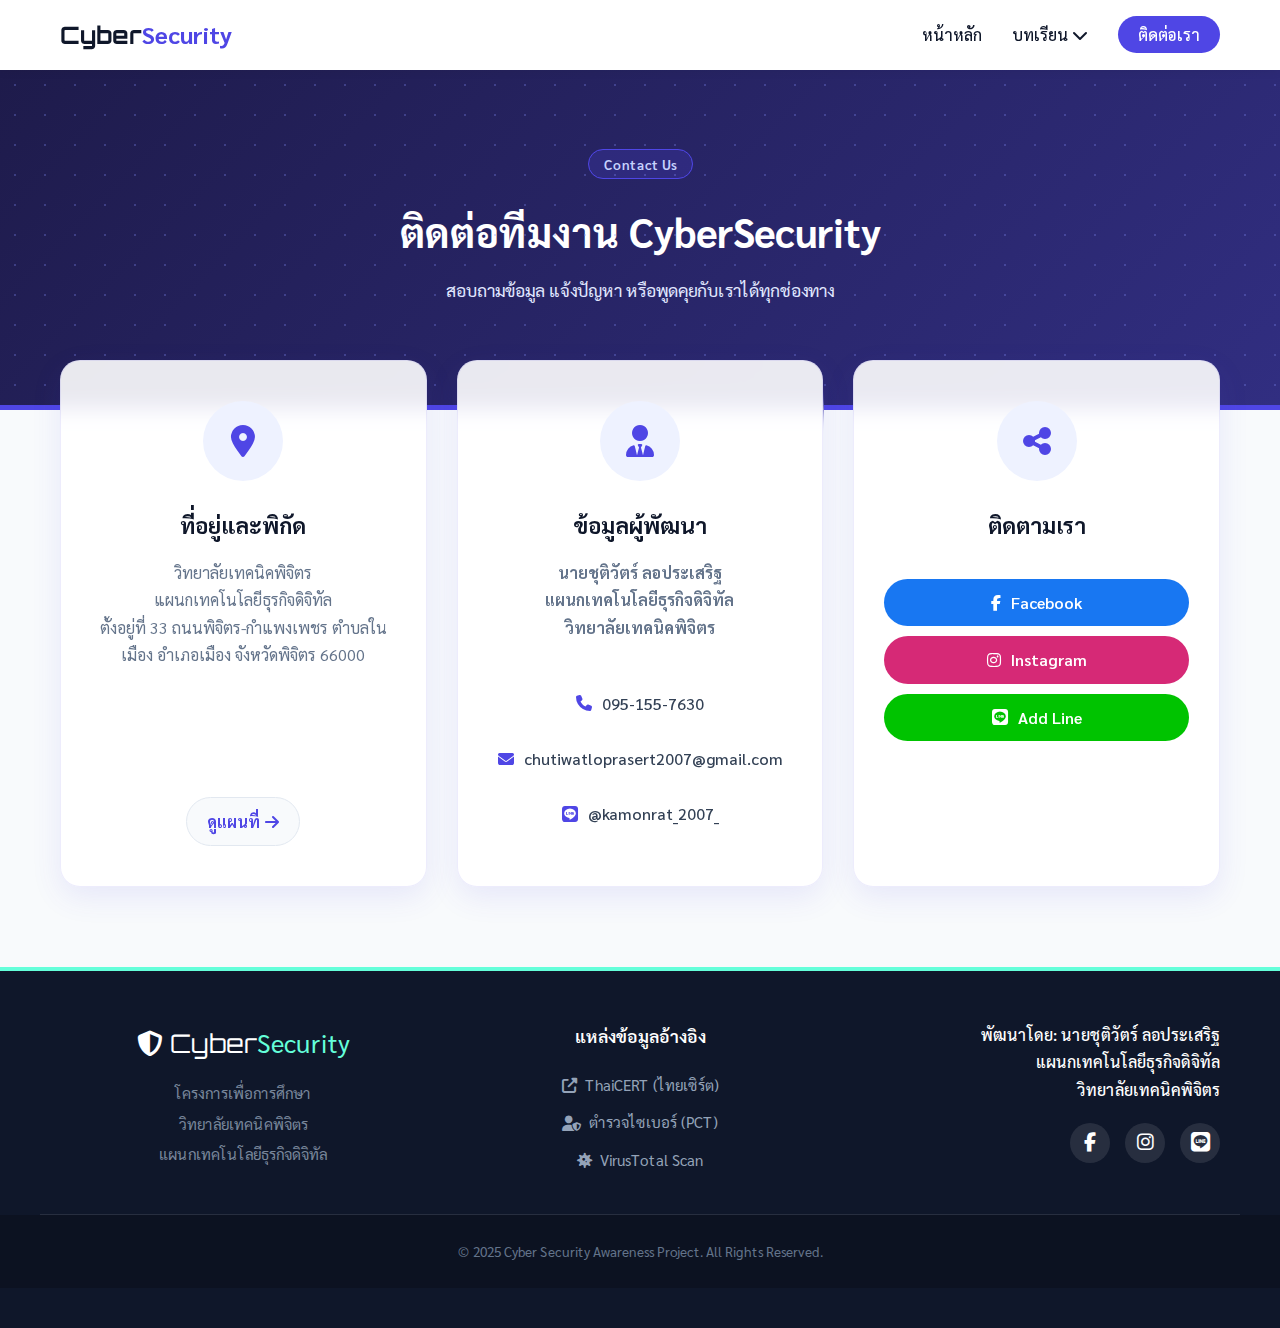
<file: ติดต่อเรา/index.html>
<!DOCTYPE html>
<html lang="th">
<head>
    <meta charset="UTF-8">
    <meta name="viewport" content="width=device-width, initial-scale=1.0">
    <title>ติดต่อเรา - CyberSecurity</title>
    <link href="https://fonts.googleapis.com/css2?family=Sarabun:wght@300;400;500;700&family=Orbitron:wght@500;700&family=Prompt:wght@400;600&display=swap" rel="stylesheet">
    <link rel="stylesheet" href="https://cdnjs.cloudflare.com/ajax/libs/font-awesome/6.4.0/css/all.min.css">
    <link rel="stylesheet" href="style.css">
</head>
<body>

    
    </a>

    <nav class="navbar">
        <div class="nav-container">
            <a href="index.html" class="logo">Cyber<span>Security</span></a>
            <div class="hamburger" id="hamburger-btn"><i class="fas fa-bars"></i></div>
            <ul class="nav-menu" id="nav-menu">
                <li><a href="../home/index.html" class="nav-link">หน้าหลัก</a></li>
                <li class="dropdown">
                    <a href="#" class="nav-link dropdown-toggle">บทเรียน <i class="fas fa-chevron-down"></i></a>
                    <ul class="dropdown-menu">
                    <li><a href="../ความรู้เกี่ยวกับภัยไซเบอร์และวิธีป้องกัน/intro.html">บทที่ 1. ความรู้เกี่ยวกับภัยไซเบอร์และวิธีป้องกัน</a></li>
                            <li><a href="../การตั้งรหัสผ่านอย่างปลอดภัย/index.html">บทที่ 2. การตั้งรหัสผ่านอย่างปลอดภัย</a></li>
                            <li><a href="../การรู้เท่ากันอีเมลและเว็บไซต์ปลอม/index.html">บทที่ 3. การรู้เท่ากันอีเมลและเว็บไซต์ปลอม</a></li>
                            <li><a href="../การใช้อินเทอร์เน็ตและสื่อสังคมอย่างปลอดภัย/index.html">บทที่ 4. การใช้อินเทอร์เน็ตและสื่อสังคมอย่างปลอดภัย</a></li>
                            <li><a href="../การป้องกันไวรัสและมัลแวร์/index.html">บทที่ 5. การป้องกันไวรัสและมัลแวร์</a></li>
                    </ul>
                </li>
                <li><a href="index.html" class="nav-link btn-nav-contact">ติดต่อเรา</a></li>
            </ul>
        </div>
    </nav>

    <section class="lesson-hero">
        <div class="hero-overlay"></div>
        <div class="hero-content">
            <span class="badge-category">Contact Us</span>
            <h1>ติดต่อทีมงาน CyberSecurity<br><span class="subtitle">สอบถามข้อมูล แจ้งปัญหา หรือพูดคุยกับเราได้ทุกช่องทาง</span></h1>
        </div>
    </section>

    <div class="container">
        <div class="contact-grid">
            
            <div class="contact-card">
                <div class="icon-box"><i class="fas fa-map-marker-alt"></i></div>
                <h3>ที่อยู่และพิกัด</h3>
                <p>วิทยาลัยเทคนิคพิจิตร<br>แผนกเทคโนโลยีธุรกิจดิจิทัล<br>ตั้งอยู่ที่ 33 ถนนพิจิตร-กำแพงเพชร ตำบลในเมือง อำเภอเมือง จังหวัดพิจิตร 66000</p>
                <a href="https://www.google.com/maps/dir//33+%E0%B8%96%E0%B8%99%E0%B8%99%E0%B8%9E%E0%B8%B4%E0%B8%88%E0%B8%B4%E0%B8%95%E0%B8%A3-%E0%B8%81%E0%B8%B3%E0%B9%81%E0%B8%9E%E0%B8%87%E0%B9%80%E0%B8%9E%E0%B8%8A%E0%B8%A3+%E0%B8%95%E0%B8%B3%E0%B8%9A%E0%B8%A5+%E0%B9%83%E0%B8%99%E0%B9%80%E0%B8%A1%E0%B8%B7%E0%B8%AD%E0%B8%87+%E0%B8%AD%E0%B8%B3%E0%B9%80%E0%B8%A0%E0%B8%AD%E0%B9%80%E0%B8%A1%E0%B8%B7%E0%B8%AD%E0%B8%87+%E0%B8%9E%E0%B8%B4%E0%B8%88%E0%B8%B4%E0%B8%95%E0%B8%A3+66000/@16.2072571,100.3684406,14z/data=!4m8!4m7!1m0!1m5!1m1!1s0x30dfe63946221ebd:0x1792a8ec9e0a01a8!2m2!1d100.322986!2d16.4476477?entry=ttu&g_ep=EgoyMDI1MTIwOS4wIKXMDSoASAFQAw%3D%3D" target="_blank" class="btn-text">ดูแผนที่ <i class="fas fa-arrow-right"></i></a>
            </div>

            <div class="contact-card highlight">
                <div class="icon-box"><i class="fas fa-user-tie"></i></div>
                <h3>ข้อมูลผู้พัฒนา</h3>
                <p><strong>นายชุติวัตร์ ลอประเสริฐ<br>แผนกเทคโนโลยีธุรกิจดิจิทัล<br>วิทยาลัยเทคนิคพิจิตร</strong><p></p>
                <div class="contact-list">
                    <p><i class="fas fa-phone"></i> 095-155-7630</p>
                    <p><i class="fas fa-envelope"></i> chutiwatloprasert2007@gmail.com</p>
                    <p><i class="fab fa-line"></i> @kamonrat_2007_</p>
                </div>
            </div>

            <div class="contact-card">
                <div class="icon-box"><i class="fas fa-share-alt"></i></div>
                <h3>ติดตามเรา</h3>
                <p></p>
                <div class="social-icons-big">
                    <a href="https://www.facebook.com/chutiwat.i.408598?locale=th_TH" target="_blank" class="s-btn fb"><i class="fab fa-facebook-f"></i> Facebook</a>
                    <a href="https://www.instagram.com/chutiwat_7/" target="_blank" class="s-btn ig"><i class="fab fa-instagram"></i> Instagram</a>
                    <a href="https://line.me/ti/p/38q3GaZZKs" target="_blank" class="s-btn line"><i class="fab fa-line"></i> Add Line</a>
                </div>
            </div>

        </div>
    </div>

    <footer>
        <div class="container footer-content">
            
            <div class="footer-left">
                <div class="footer-logo">
                    <i class="fas fa-shield-alt"></i> Cyber<span>Security</span>
                </div>
                <p class="project-name">โครงการเพื่อการศึกษา</p>
                 <p class="project-name">วิทยาลัยเทคนิคพิจิตร</p>
                <p class="project-name">แผนกเทคโนโลยีธุรกิจดิจิทัล</p>
            </div>

            <div class="footer-center">
                <h4>แหล่งข้อมูลอ้างอิง</h4>
                <ul class="footer-links">
                    <li><a href="https://www.thaicert.or.th/" target="_blank"><i class="fas fa-external-link-alt"></i> ThaiCERT (ไทยเซิร์ต)</a></li>
                    <li><a href="https://www.thaipoliceonline.go.th/" target="_blank"><i class="fas fa-user-shield"></i> ตำรวจไซเบอร์ (PCT)</a></li>
                    <li><a href="https://www.virustotal.com/" target="_blank"><i class="fas fa-virus"></i> VirusTotal Scan</a></li>
                </ul>
            </div>

            <div class="footer-right">
                <p class="dev-name">พัฒนาโดย: นายชุติวัตร์ ลอประเสริฐ<br>แผนกเทคโนโลยีธุรกิจดิจิทัล<br>วิทยาลัยเทคนิคพิจิตร</p>
                <div class="footer-socials">
                    <a href="https://www.facebook.com/chutiwat.i.408598?locale=th_TH" target="_blank" class="f-icon fb">
                        <i class="fab fa-facebook-f"></i>
                    </a>
                    <a href="https://www.instagram.com/chutiwat_7/" target="_blank" class="f-icon ig">
                        <i class="fab fa-instagram"></i>
                    </a>
                    <a href="https://line.me/ti/p/38q3GaZZKs" target="_blank" class="f-icon line">
                        <i class="fab fa-line"></i>
                    </a>
                </div>
            </div>

        </div>
        
        <div class="copyright-bar">
            <p>&copy; 2025 Cyber Security Awareness Project. All Rights Reserved.</p>
        </div>
    </footer>

    <script src="script.js"></script>
</body>
</html>
</file>
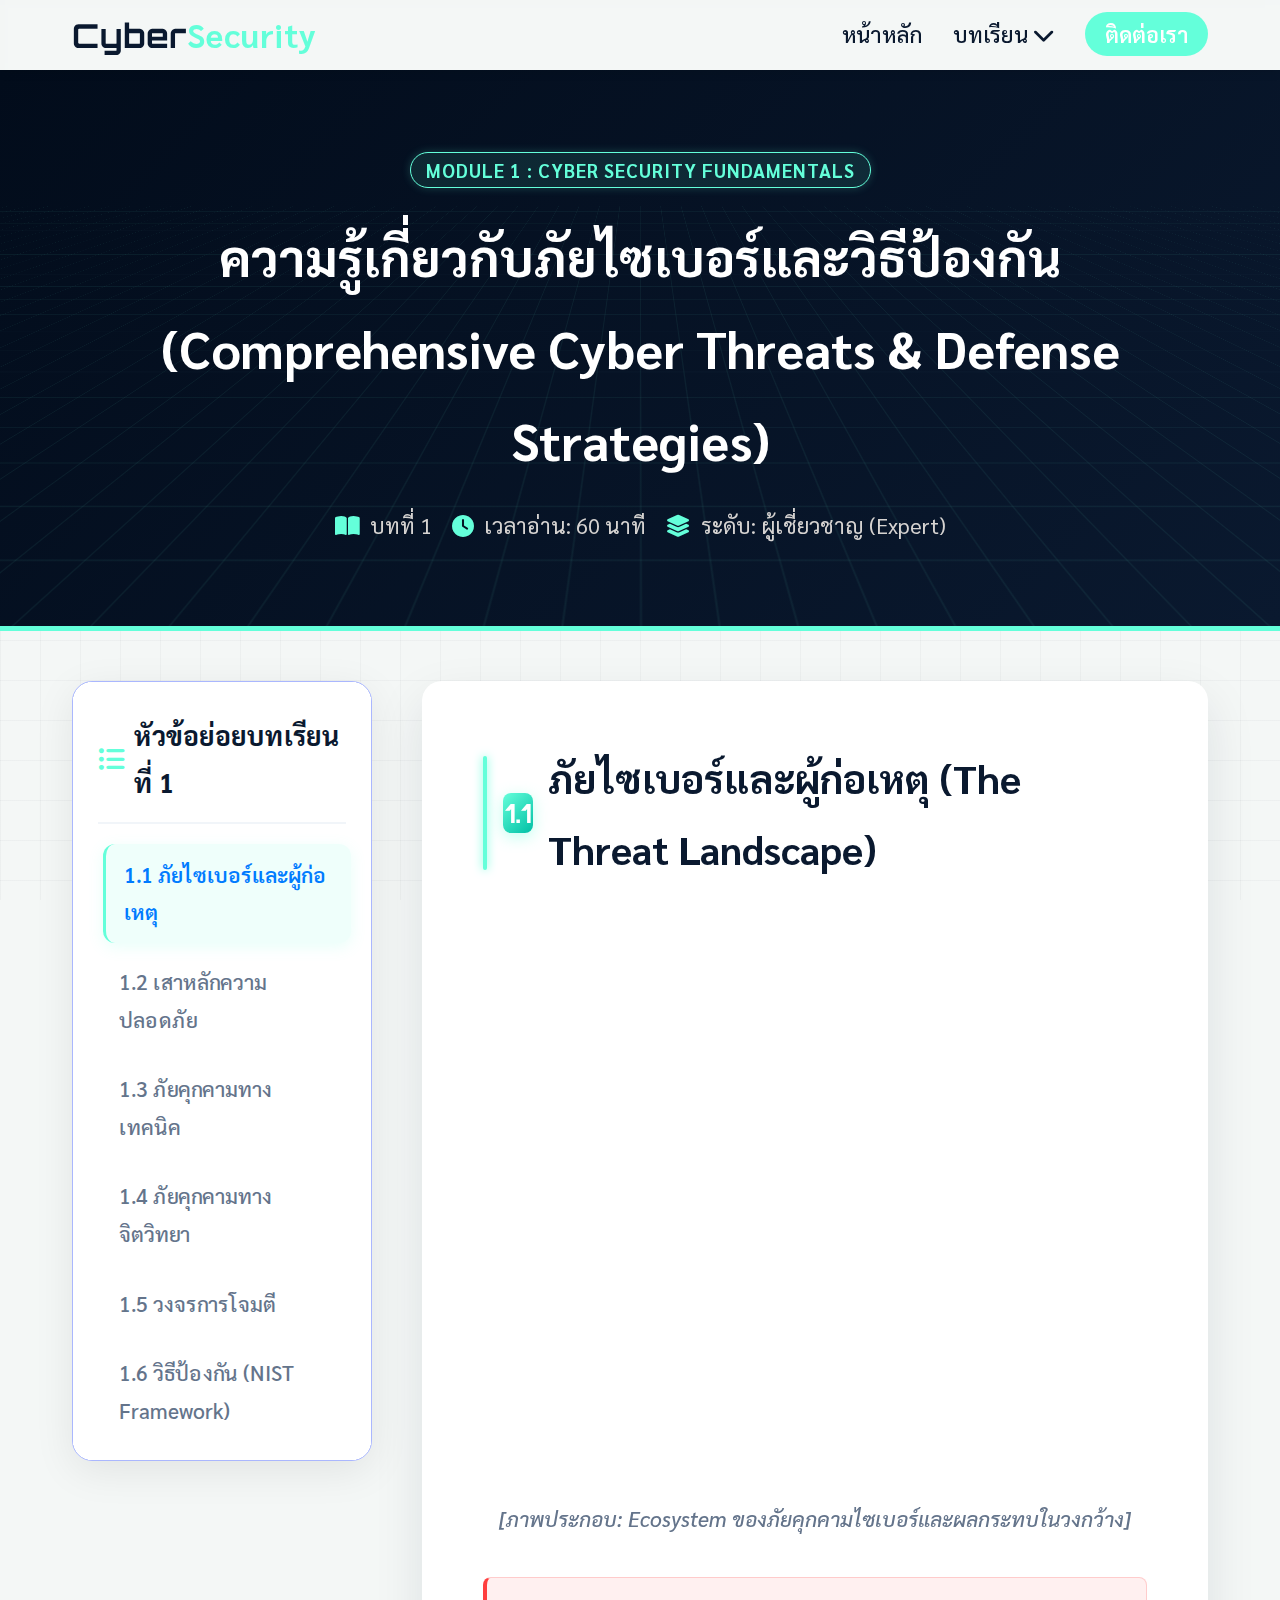
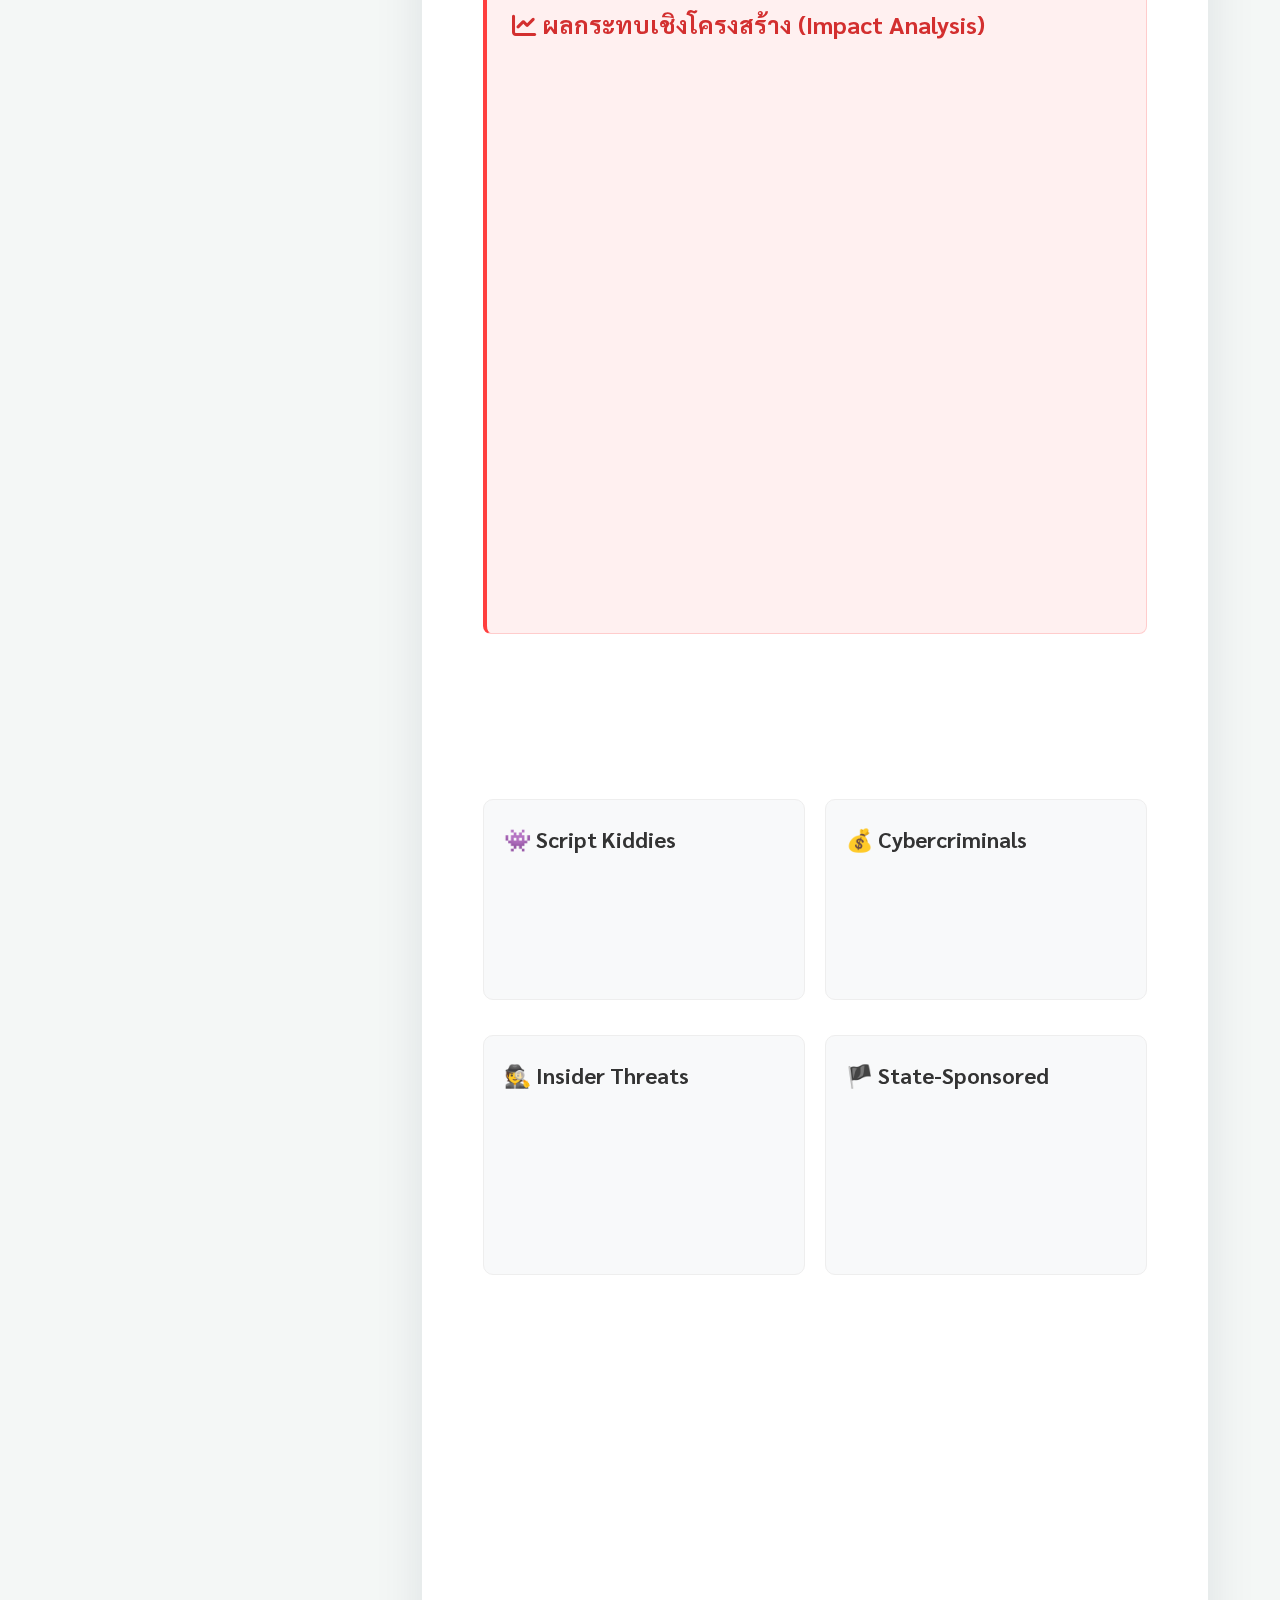
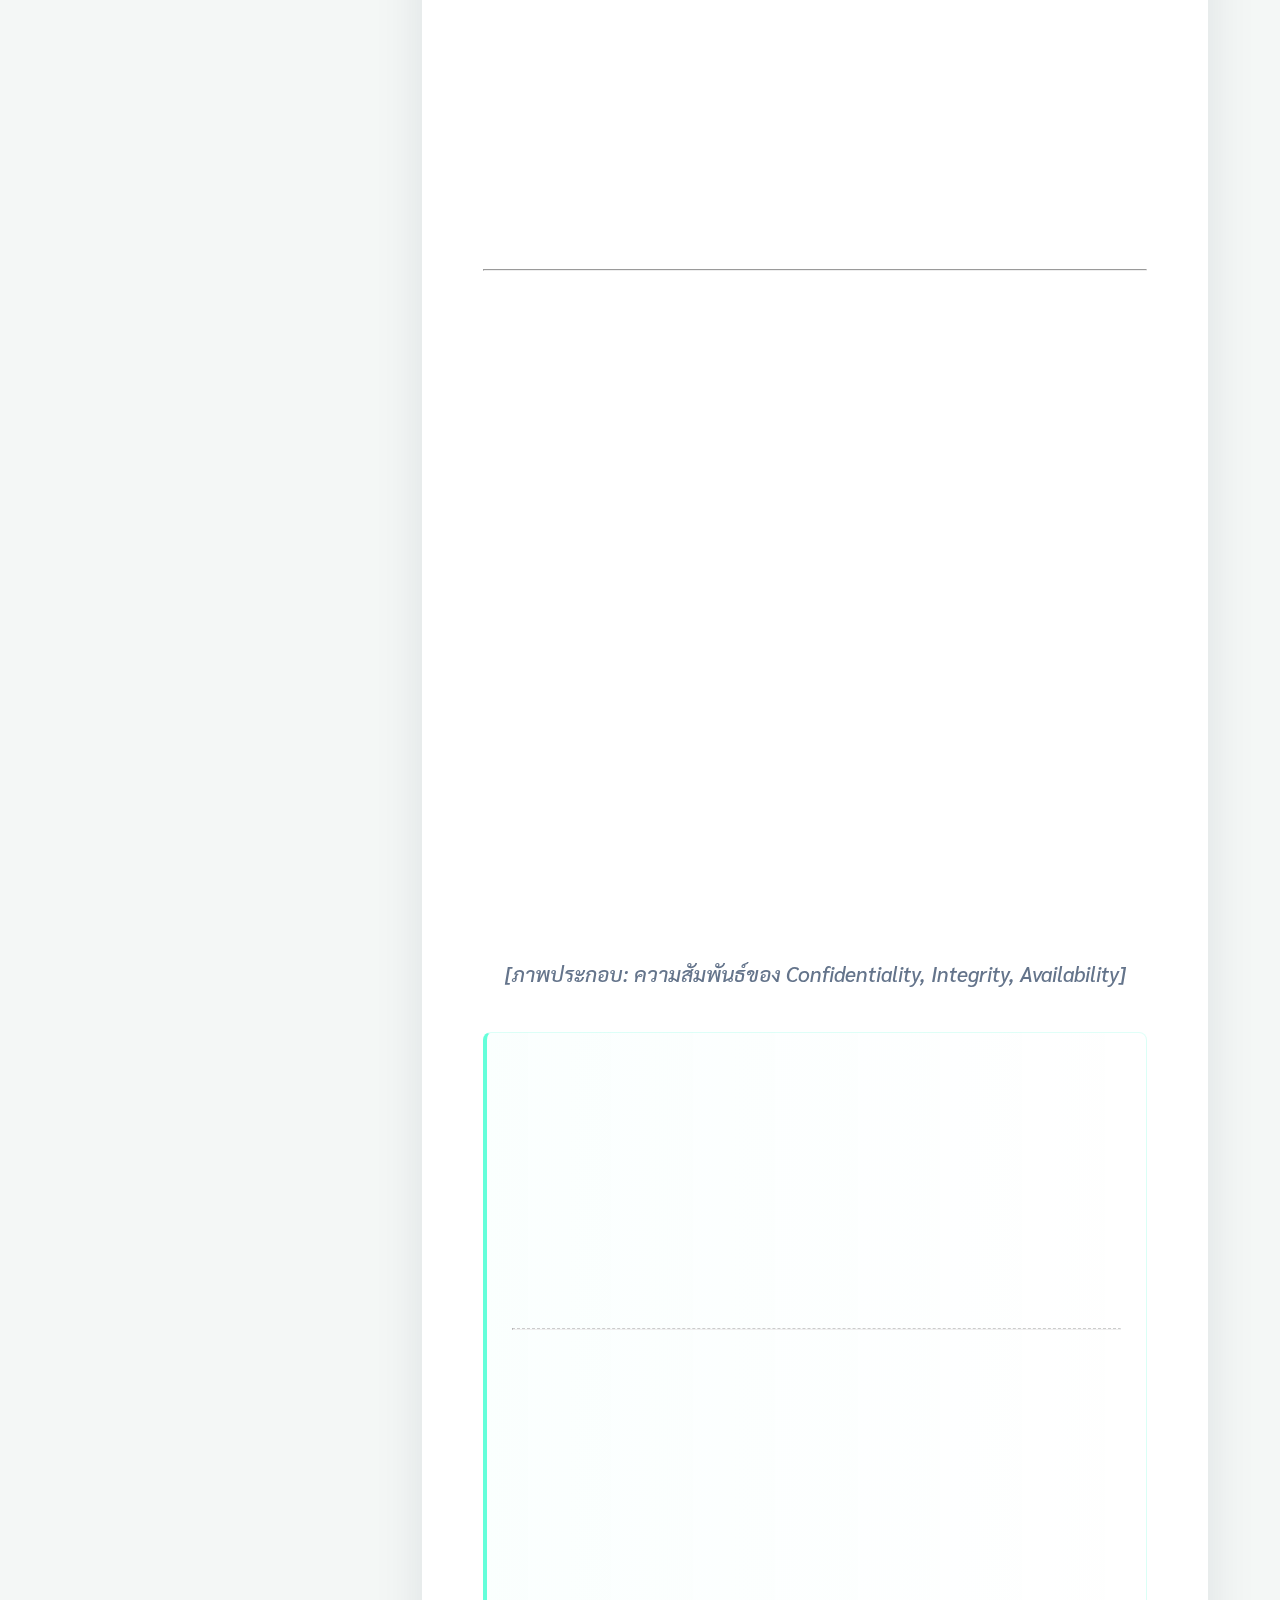
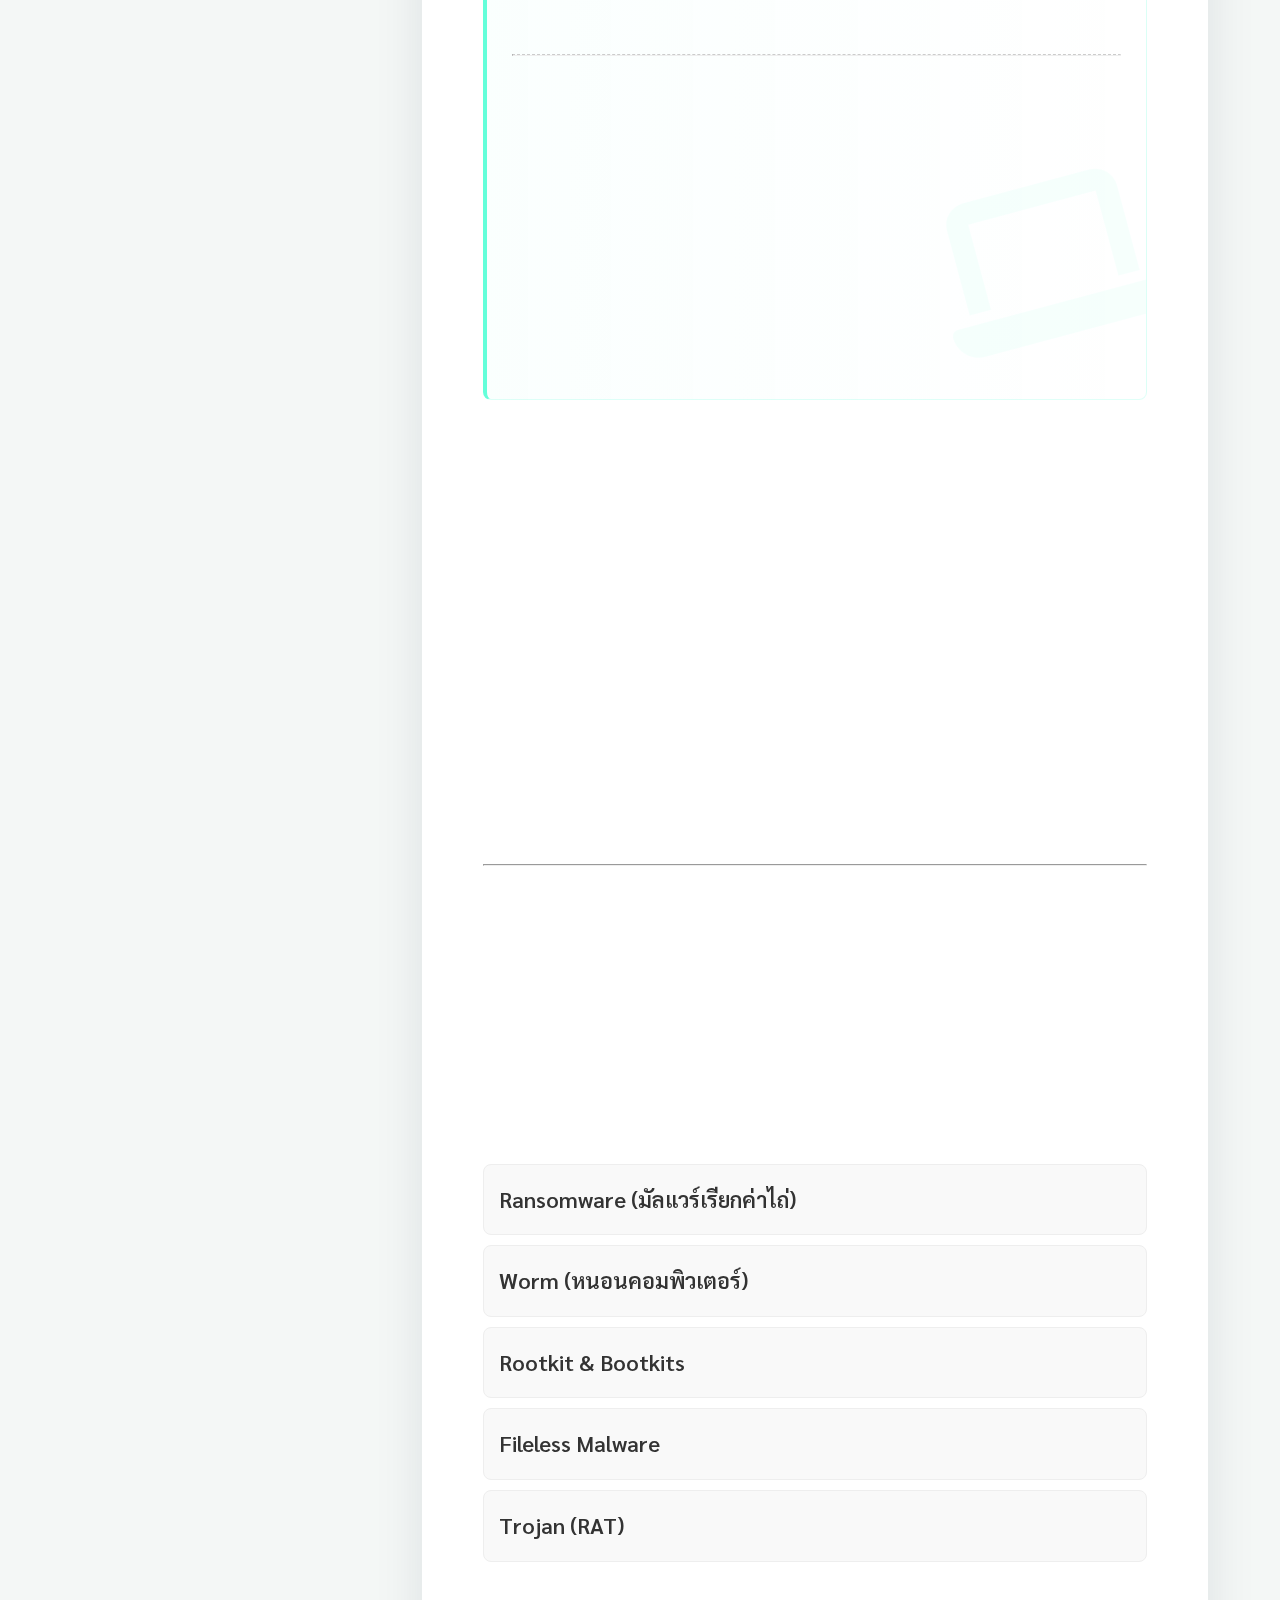
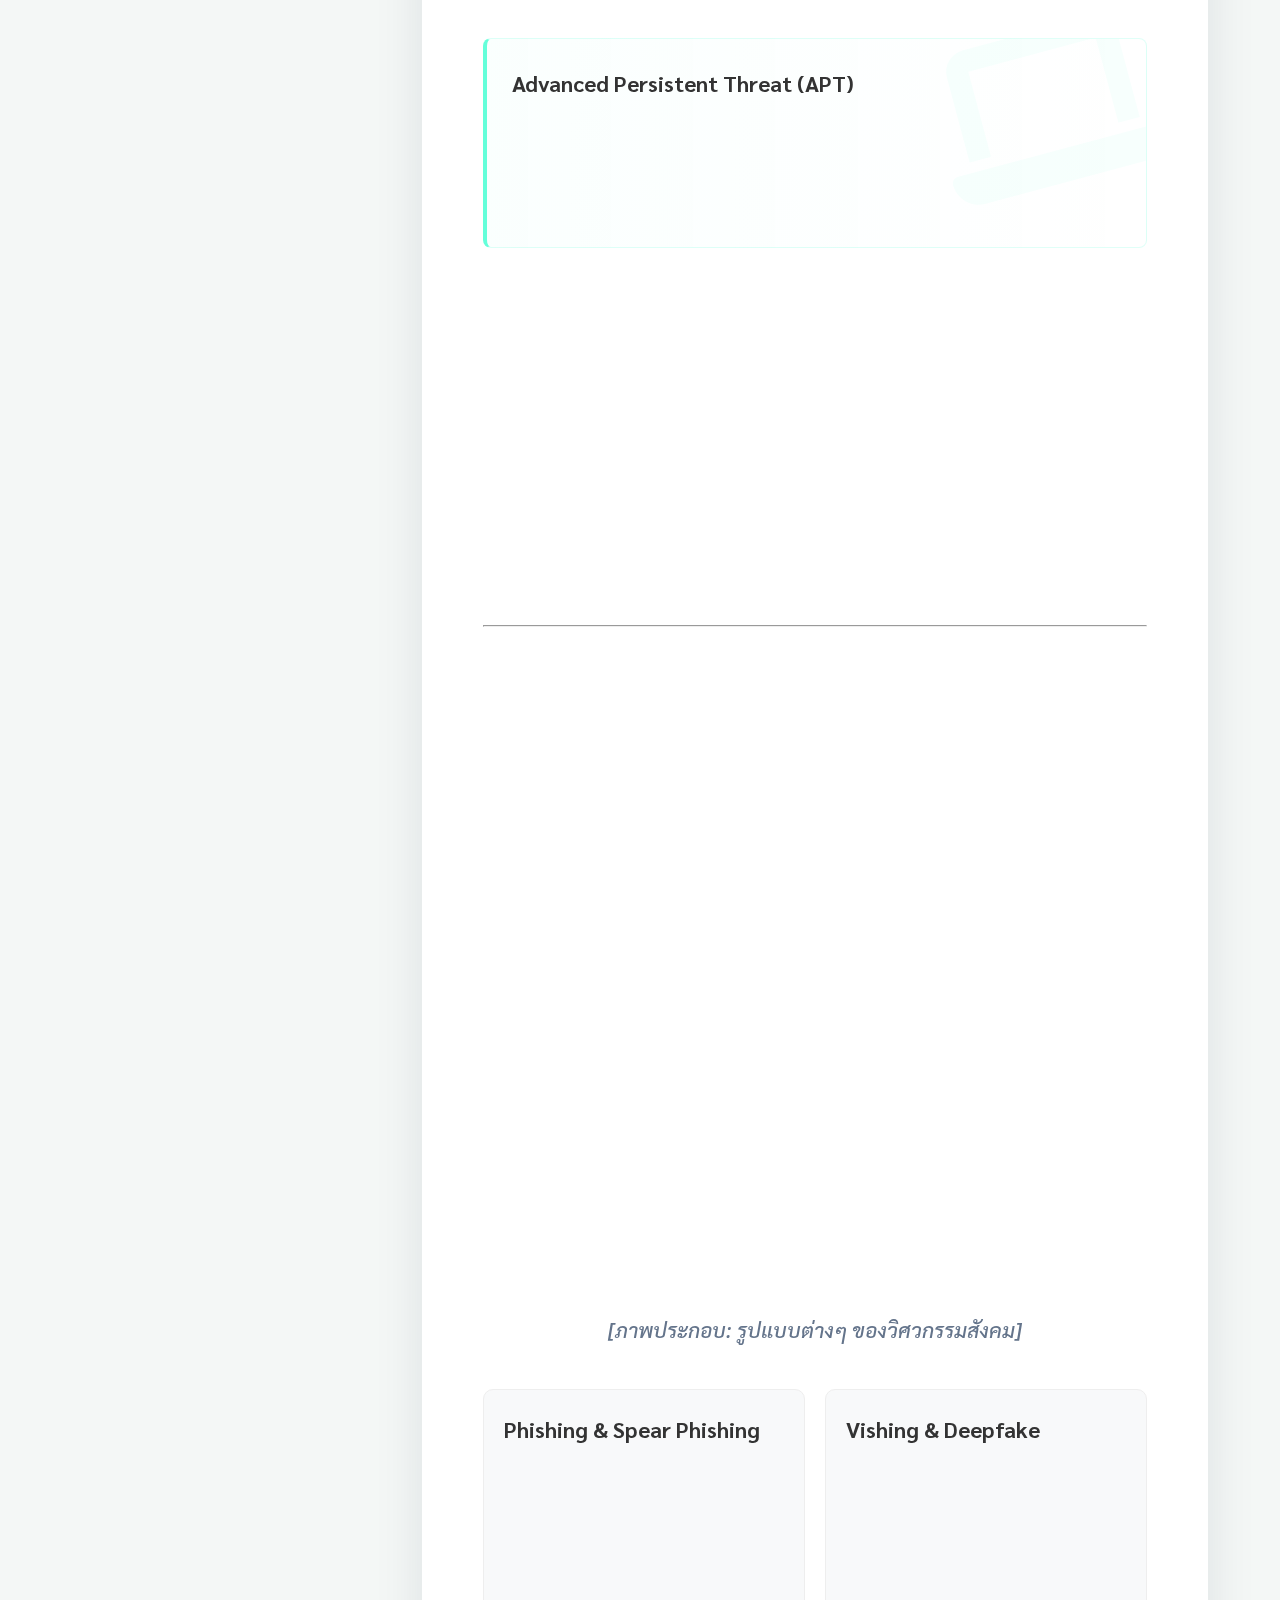
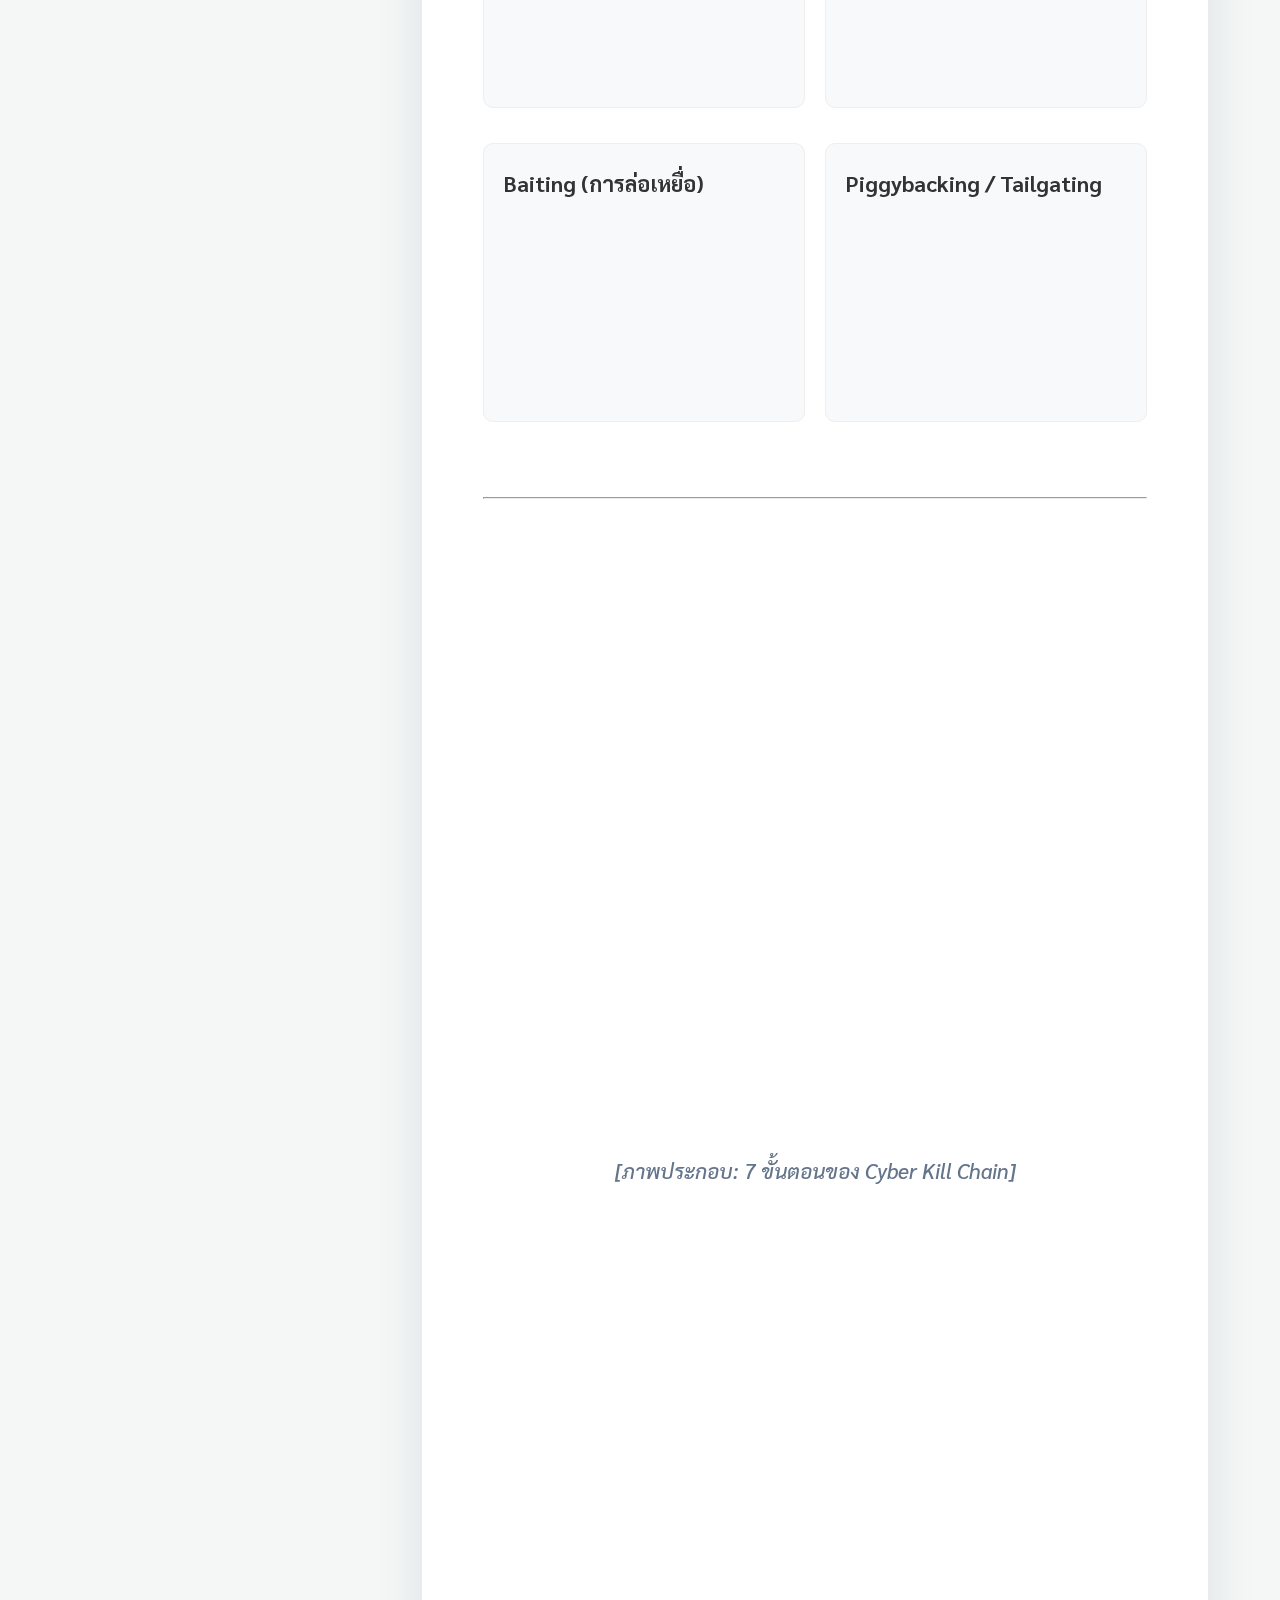
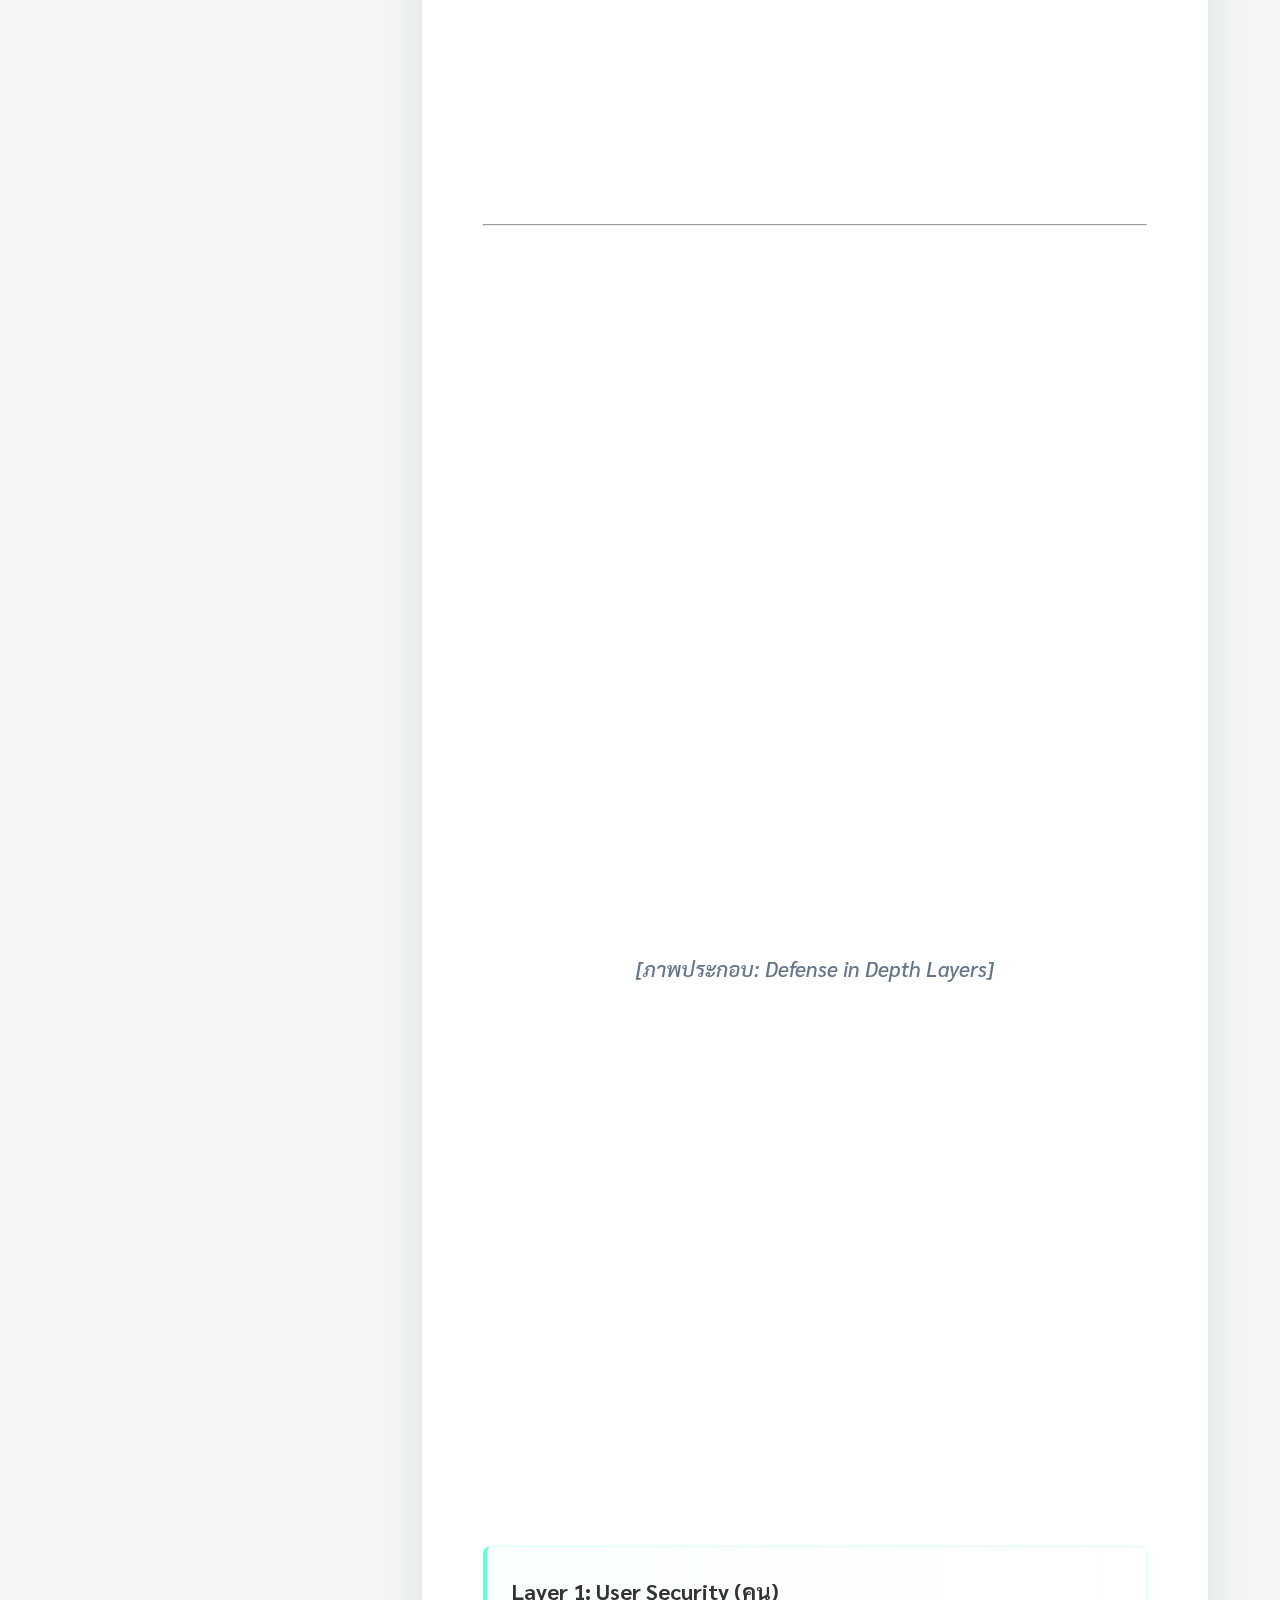
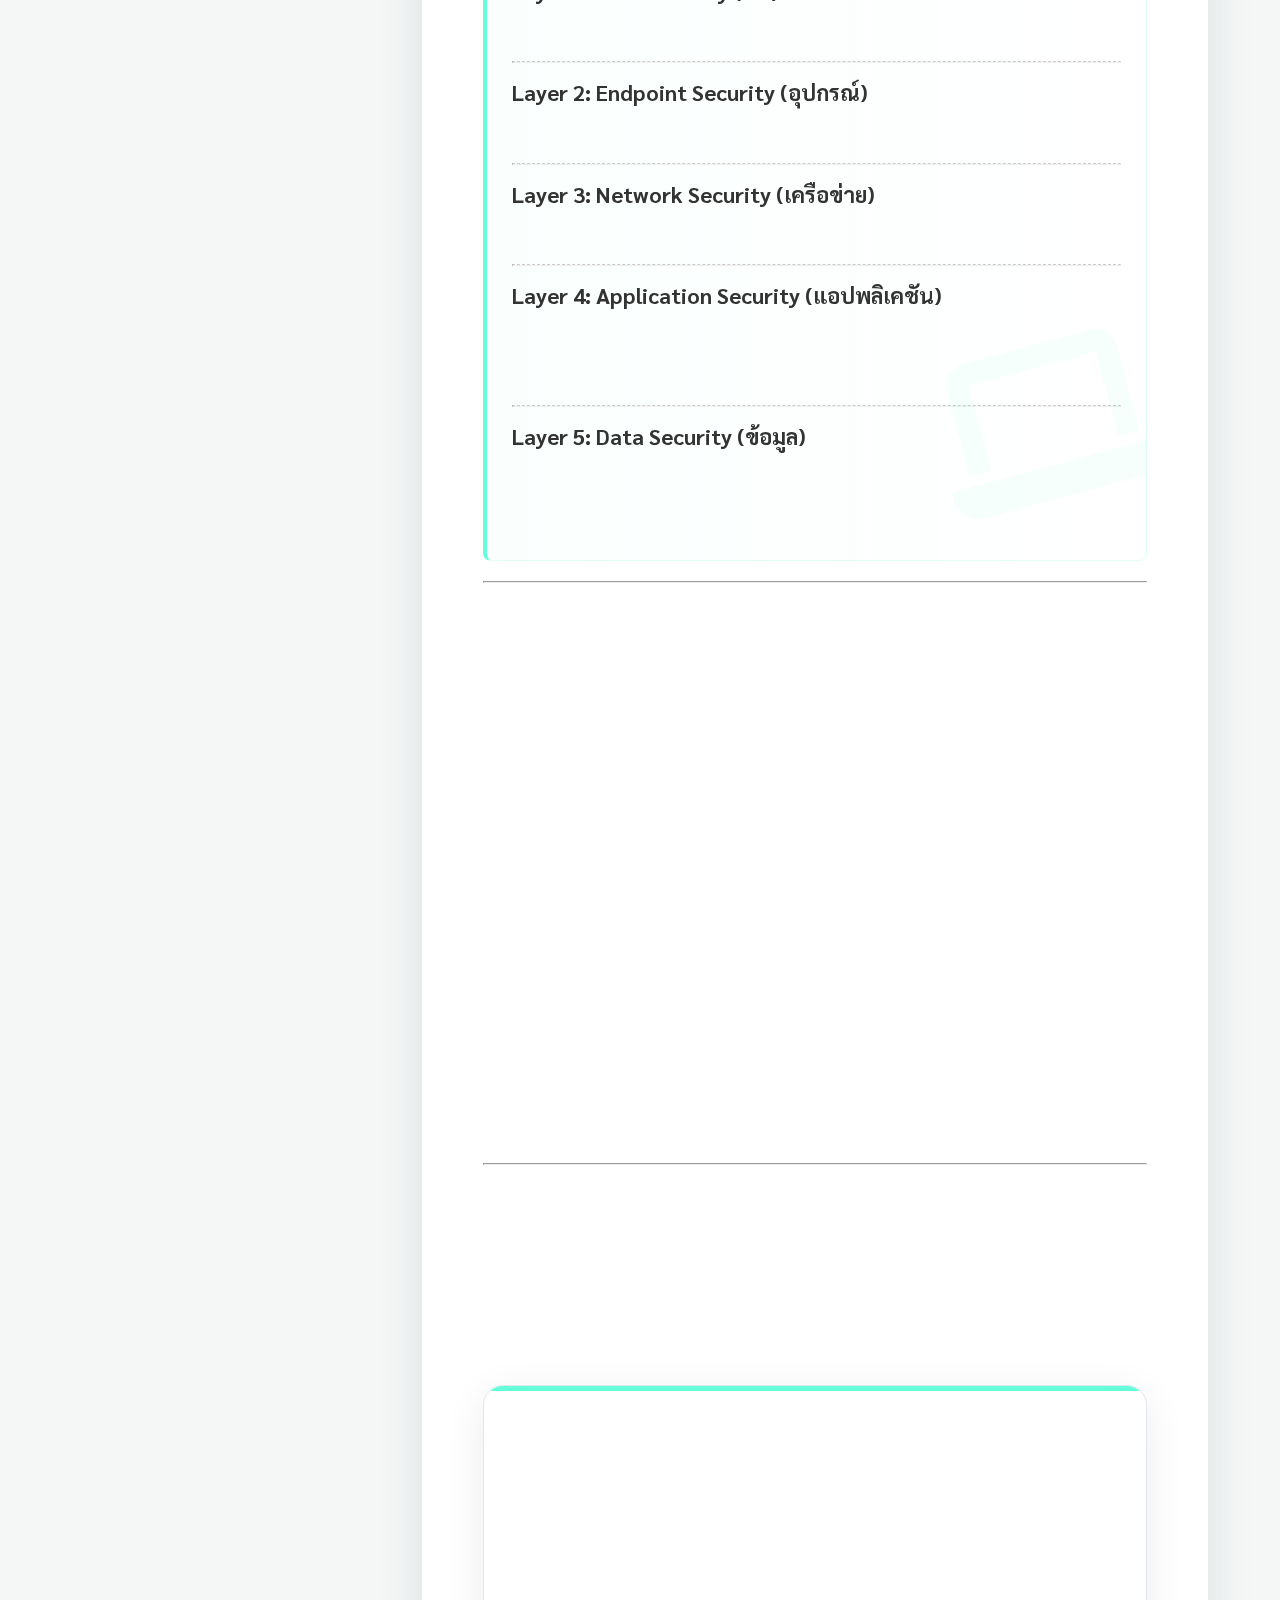
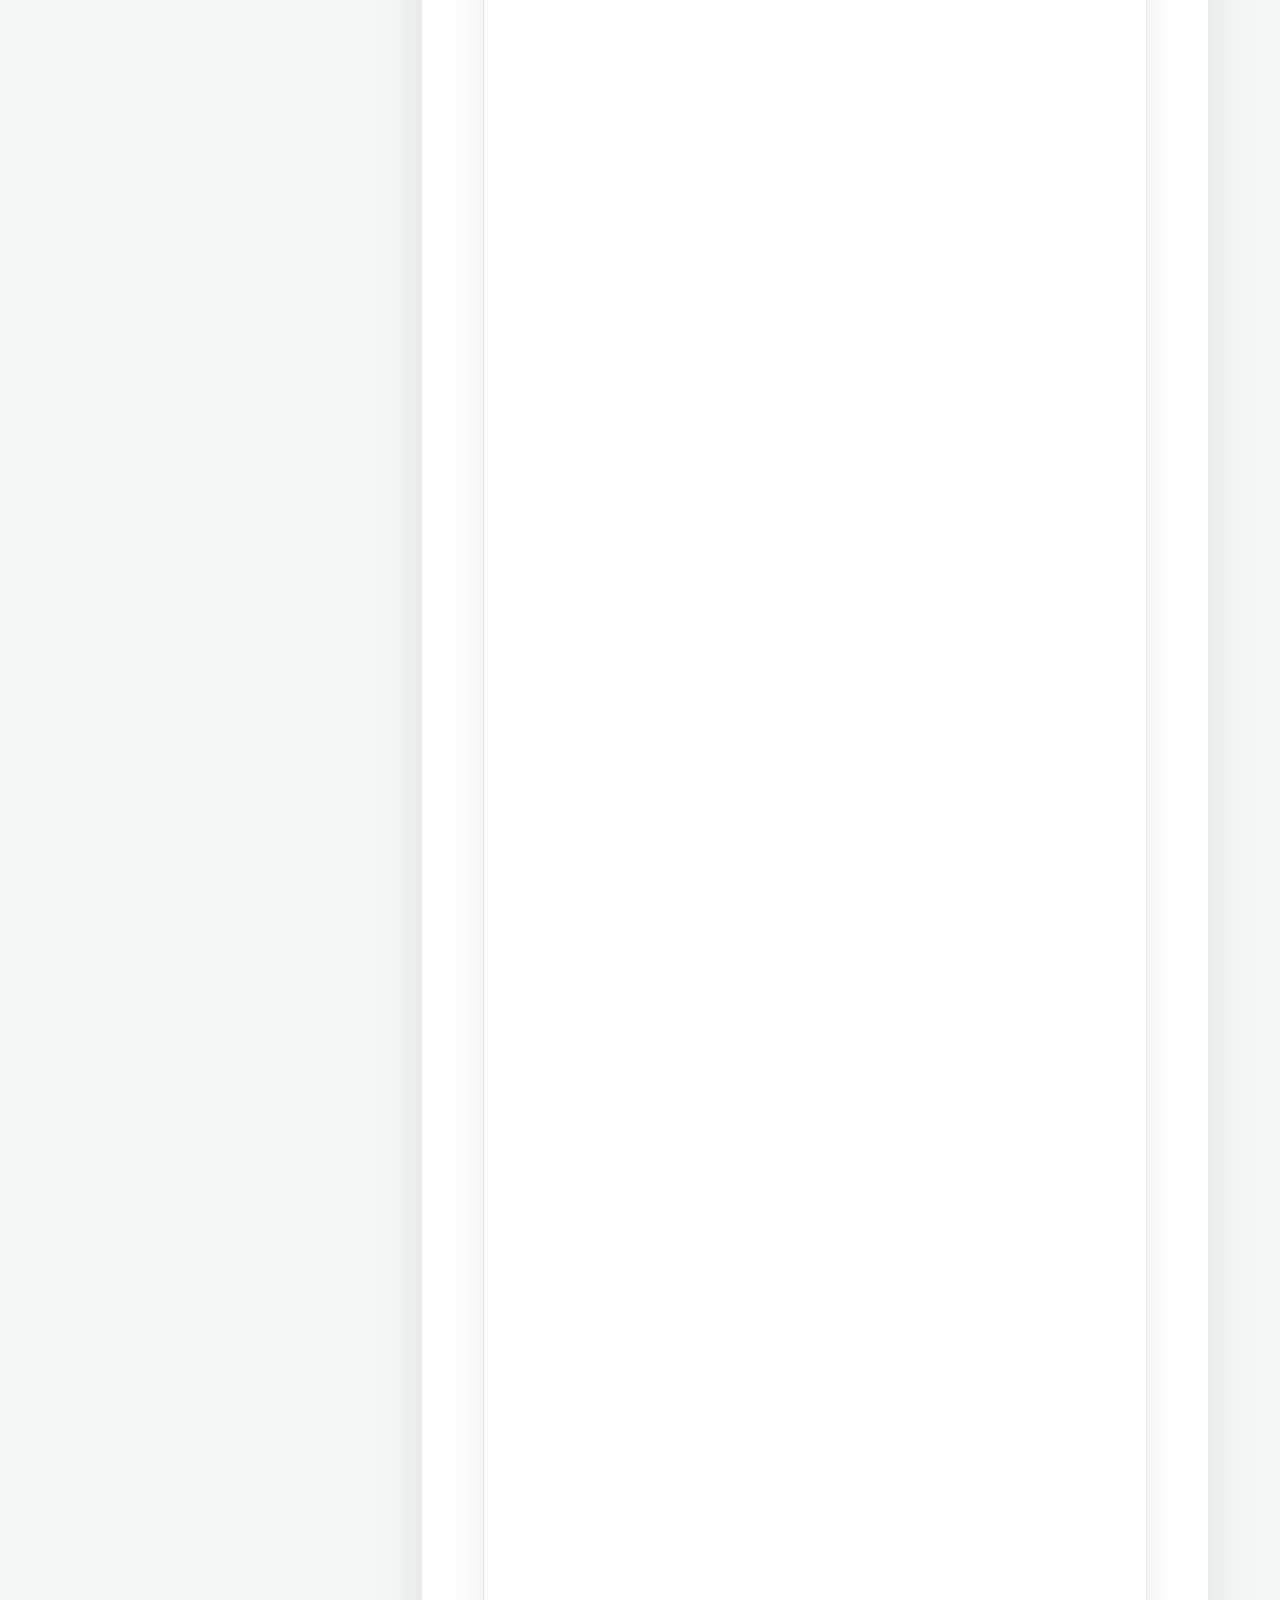
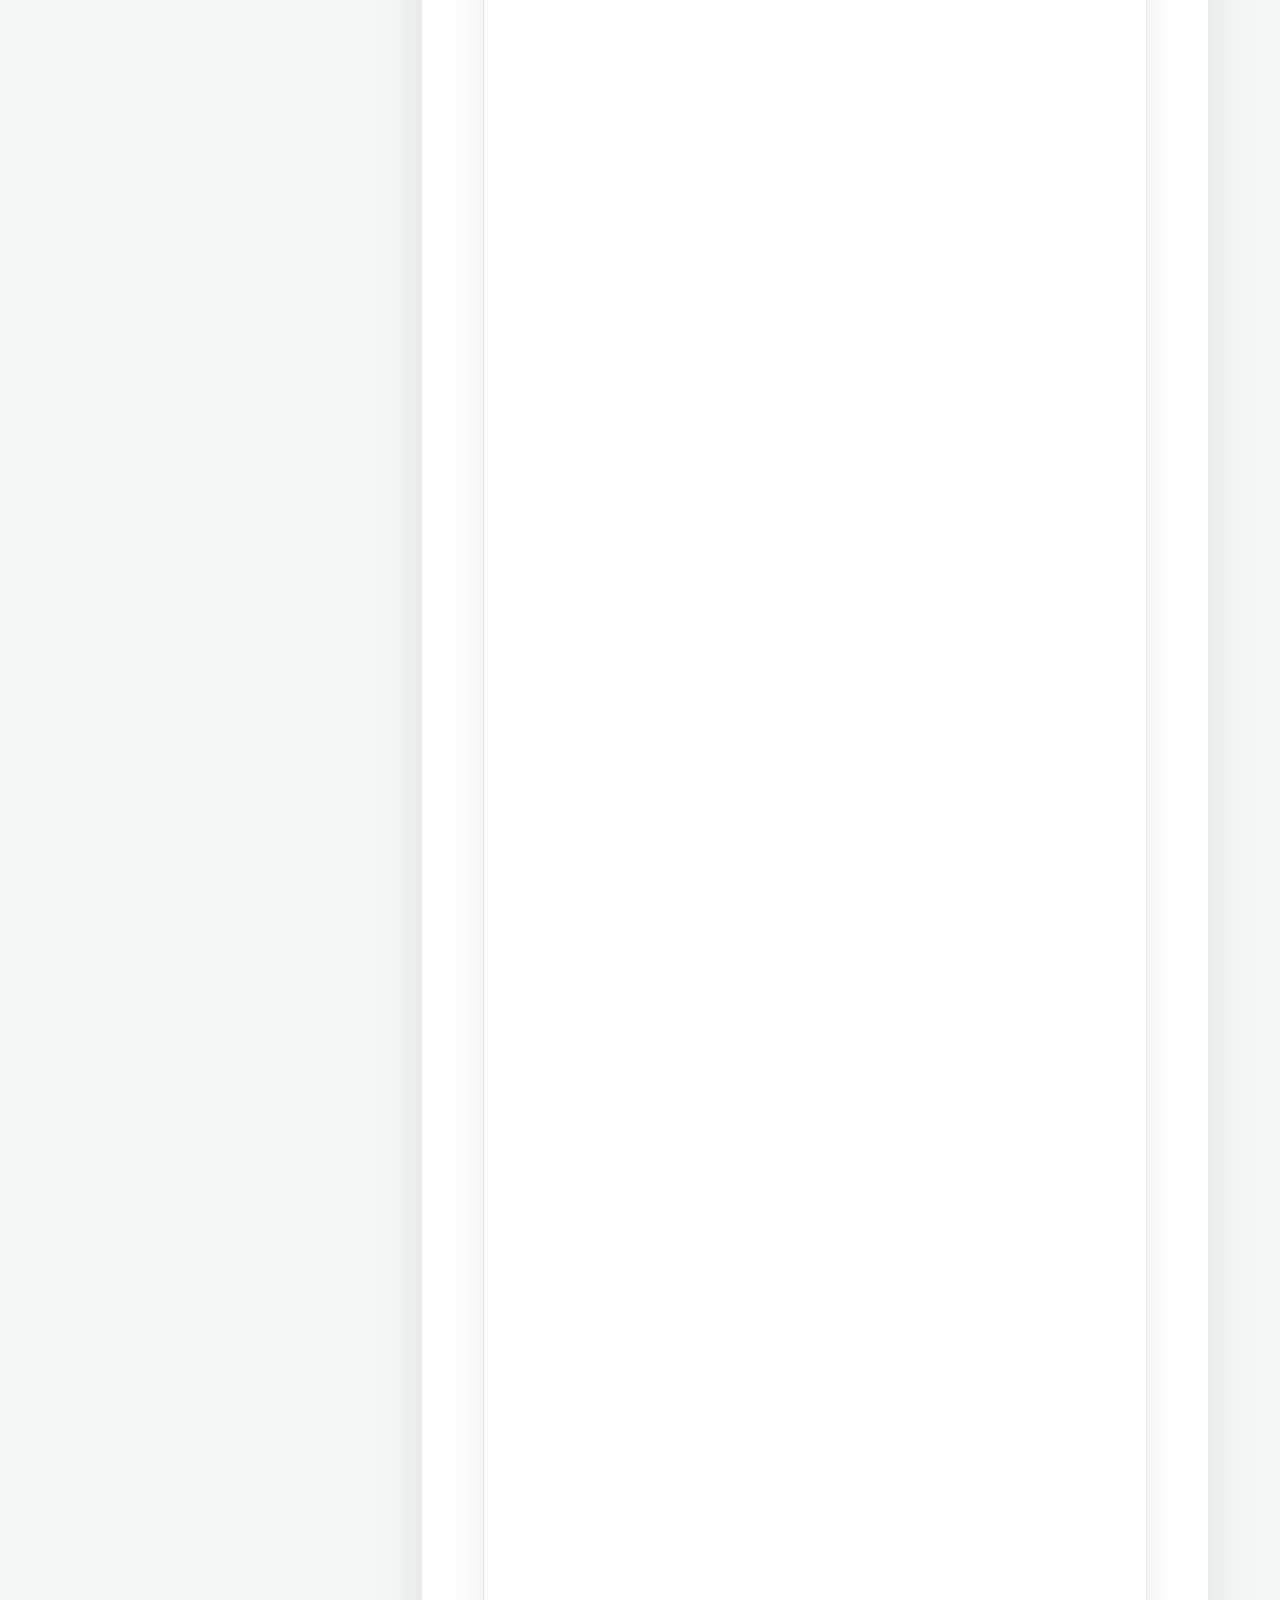
<file: ความรู้เกี่ยวกับภัยไซเบอร์และวิธีป้องกัน/intro.html>
<!DOCTYPE html>
<html lang="th">
<head>
    <meta charset="UTF-8">
    <meta name="viewport" content="width=device-width, initial-scale=1.0">
    <title>Chapter 1: ความรู้เกี่ยวกับภัยไซเบอร์และวิธีป้องกัน - CyberPedia</title>
    <link href="https://fonts.googleapis.com/css2?family=Sarabun:wght@300;400;500;700;800&family=Orbitron:wght@500;700&display=swap" rel="stylesheet">
    <link rel="stylesheet" href="https://cdnjs.cloudflare.com/ajax/libs/font-awesome/6.4.0/css/all.min.css">
    <link rel="stylesheet" href="style.css">
</head>
<body>

   

    <div class="progress-container">
        <div class="progress-bar" id="progressBar"></div>
    </div>

    <nav class="navbar">
        <div class="nav-container">
            <a href="../ความรู้เกี่ยวกับภัยไซเบอร์และวิธีป้องกัน/intro.html" class="logo">Cyber<span>Security</span></a>
            <div class="hamburger" id="hamburger-btn"><i class="fas fa-bars"></i></div>
            <ul class="nav-menu" id="nav-menu">
                <li><a href="../home/index.html" class="nav-link">หน้าหลัก</a></li>
                <li class="dropdown">
                    <a href="#" class="nav-link dropdown-toggle">บทเรียน <i class="fas fa-chevron-down"></i></a>
                    <ul class="dropdown-menu">
                    <li><a href="../ความรู้เกี่ยวกับภัยไซเบอร์และวิธีป้องกัน/intro.html">บทที่ 1. ความรู้เกี่ยวกับภัยไซเบอร์และวิธีป้องกัน</a></li>
                            <li><a href="../การตั้งรหัสผ่านอย่างปลอดภัย/index.html">บทที่ 2. การตั้งรหัสผ่านอย่างปลอดภัย</a></li>
                            <li><a href="../การรู้เท่ากันอีเมลและเว็บไซต์ปลอม/index.html">บทที่ 3. การรู้เท่ากันอีเมลและเว็บไซต์ปลอม</a></li>
                            <li><a href="../การใช้อินเทอร์เน็ตและสื่อสังคมอย่างปลอดภัย/index.html">บทที่ 4. การใช้อินเทอร์เน็ตและสื่อสังคมอย่างปลอดภัย</a></li>
                            <li><a href="../การป้องกันไวรัสและมัลแวร์/index.html">บทที่ 5. การป้องกันไวรัสและมัลแวร์</a></li>
                        <li class="divider"></li>
                    </ul>
                </li>
                <li><a href="../ติดต่อเรา/index.html" class="nav-link btn-nav-contact">ติดต่อเรา</a></li>
            </ul>
        </div>
    </nav>

    <section class="lesson-hero">
        <div class="hero-overlay"></div>
        <div class="hero-content">
            <span class="badge-category">Module 1 : Cyber Security Fundamentals</span>
            <h1>ความรู้เกี่ยวกับภัยไซเบอร์และวิธีป้องกัน<br><span class="subtitle">(Comprehensive Cyber Threats & Defense Strategies)</span></h1>
            <div class="meta-info">
                <span><i class="fas fa-book-open"></i> บทที่ 1</span>
                <span><i class="fas fa-clock"></i> เวลาอ่าน: 60 นาที</span>
                <span><i class="fas fa-layer-group"></i> ระดับ: ผู้เชี่ยวชาญ (Expert)</span>
            </div>
        </div>
    </section>

    <div class="container main-layout">
        
        <aside class="sidebar-toc">
            <div class="toc-inner">
                <h3><i class="fas fa-list-ul"></i> หัวข้อย่อยบทเรียนที่ 1</h3>
                <ul id="toc-list">
                    <li><a href="#intro" class="active">1.1 ภัยไซเบอร์และผู้ก่อเหตุ</a></li>
                    <li><a href="#cia">1.2 เสาหลักความปลอดภัย</a></li>
                    <li><a href="#threats">1.3 ภัยคุกคามทางเทคนิค</a></li>
                    <li><a href="#social">1.4 ภัยคุกคามทางจิตวิทยา</a></li>
                    <li><a href="#killchain">1.5 วงจรการโจมตี</a></li>
                    <li><a href="#defense">1.6 วิธีป้องกัน (NIST Framework)</a></li>
                    <li><a href="#summary">1.7 บทสรุป</a></li>
                </ul>
            </div>
        </aside>

        <article class="content-area">
            
            <section id="intro" class="chapter">
                <h2><span class="chapter-number">1.1</span> ภัยไซเบอร์และผู้ก่อเหตุ (The Threat Landscape)</h2>
                <p><strong>ภัยคุกคามทางไซเบอร์ (Cyber Threat)</strong> ในบริบทความมั่นคงปลอดภัยสารสนเทศ หมายถึง เหตุการณ์หรือการกระทำใดๆ ที่มีศักยภาพในการก่อให้เกิดความเสียหายต่อระบบคอมพิวเตอร์ เครือข่าย หรือข้อมูล ทั้งในเชิงกายภาพและเชิงตรรกะ โดยผู้ไม่ประสงค์ดี (Threat Actors)</p>
                
                <figure class="img-block large">
                    <img src="1.jpg" alt="ภาพรวมภัยคุกคามไซเบอร์">
                    <figcaption>[ภาพประกอบ: Ecosystem ของภัยคุกคามไซเบอร์และผลกระทบในวงกว้าง]</figcaption>
                </figure>

                <div class="alert-box">
                    <strong><i class="fas fa-chart-line"></i> ผลกระทบเชิงโครงสร้าง (Impact Analysis)</strong>
                    <ul class="detail-list" style="margin-top: 10px;">
                        <li><strong>ด้านการเงิน:</strong> ความเสียหายจากการฉ้อโกง, ค่าไถ่จาก Ransomware, และค่าปรับทางกฎหมาย (เช่น PDPA/GDPR)</li>
                        <li><strong>ด้านปฏิบัติการ:</strong> ธุรกิจหยุดชะงัก (Business Disruption) จากการที่ระบบล่มหรือข้อมูลถูกทำลาย</li>
                        <li><strong>ด้านชื่อเสียง:</strong> การสูญเสียความเชื่อมั่นจากลูกค้าและคู่ค้า (Reputational Damage)</li>
                        <li><strong>ด้านความมั่นคง:</strong> การโจมตีโครงสร้างพื้นฐานสำคัญ (Critical Infrastructure) เช่น ไฟฟ้า ประปา หรือระบบสาธารณสุข</li>
                    </ul>
                </div>

                <h3>1.1 ใครคือผู้โจมตี? (Types of Threat Actors)</h3>
                <p>การรู้เขารู้เราเป็นสิ่งสำคัญ ผู้ก่อภัยคุกคามไม่ได้มีแค่แฮกเกอร์ใส่ฮู้ด แต่แบ่งได้หลายกลุ่ม:</p>
                <div class="grid-2">
                    <div class="mini-card">
                        <h4>👾 Script Kiddies</h4>
                        <p>มือสมัครเล่นที่เขียนโค้ดไม่เป็น แต่ใช้เครื่องมือสำเร็จรูปโจมตีเพื่อความสนุกหรืออยากดัง</p>
                    </div>
                    <div class="mini-card">
                        <h4>💰 Cybercriminals</h4>
                        <p>อาชญากรอาชีพ ทำเป็นองค์กร เป้าหมายหลักคือ "เงิน" (ขายข้อมูล, เรียกค่าไถ่)</p>
                    </div>
                    <div class="mini-card">
                        <h4>🕵️ Insider Threats</h4>
                        <p>ภัยจากคนใน (พนักงานปัจจุบัน/เก่า) ที่ไม่พอใจหรือประมาทเลินเล่อ เป็นภัยที่ป้องกันยากที่สุด</p>
                    </div>
                    <div class="mini-card">
                        <h4>🏴 State-Sponsored</h4>
                        <p>แฮกเกอร์ระดับชาติ ที่ได้รับการสนับสนุนจากรัฐบาล เพื่อจารกรรมข้อมูลความมั่นคงหรือสงครามไซเบอร์</p>
                    </div>
                </div>

              <div class="video-section">
                    <h3><i class="fas fa-play-circle"></i> วิดีโอประกอบ: คนไทยรู้ทันภัยไซเบอร์มากน้อยแค่ไหน?</h3>
                    
                 <div class="video-wrapper">
    <iframe 
        src="https://drive.google.com/file/d/1C7xV5Kst3Fej0N-79jQzL7zOzrEmoRje/preview" 
        allow="autoplay; fullscreen"
        allowfullscreen
        width="100%" 
        height="100%">
    </iframe>
</div>

                    <p class="video-caption">ขอบคุณสื่อการสอนจาก: THE STANDARD</p>
                </div>
                </section>

            <hr class="divider">

            <section id="cia" class="chapter">
                <h2><span class="chapter-number">1.2</span> เสาหลักความปลอดภัย (CIA Triad & AAA Model)</h2>
                <p>โมเดล <strong>CIA Triad</strong> คือเสาหลัก 3 ประการที่ใช้ประเมินสถานะความปลอดภัยของระบบ หากส่วนใดส่วนหนึ่งถูกโจมตี ระบบจะเข้าสู่ภาวะ "ไม่ปลอดภัย"</p>

                <figure class="img-block medium">
                    <img src="2.jpg" alt="แผนภาพ CIA Triad">
                    <figcaption>[ภาพประกอบ: ความสัมพันธ์ของ Confidentiality, Integrity, Availability]</figcaption>
                </figure>

                <div class="tech-box">
                    <h3>2.1 Confidentiality (การรักษาความลับ)</h3>
                    <p>การรับประกันว่าข้อมูลจะถูกเข้าถึงได้เฉพาะผู้ที่มีสิทธิ์ (Authorized Personnel) เท่านั้น</p>
                    <ul class="detail-list">
                        <li><strong>รูปแบบการโจมตี:</strong> Data Breach, Man-in-the-Middle, Snooping</li>
                        <li><strong>กลไกป้องกัน:</strong> Encryption (การเข้ารหัส), MFA (ยืนยันตัวตนหลายขั้นตอน)</li>
                    </ul>

                    <hr style="border-top: 1px dashed #ccc; margin: 15px 0;">

                    <h3>2.2 Integrity (ความถูกต้องครบถ้วน)</h3>
                    <p>การรับประกันว่าข้อมูลมีความน่าเชื่อถือ ถูกต้อง และไม่ถูกเปลี่ยนแปลงโดยไม่ได้รับอนุญาต</p>
                    <ul class="detail-list">
                        <li><strong>รูปแบบการโจมตี:</strong> Data Tampering (แอบแก้เกรด/บัญชี), Web Defacement</li>
                        <li><strong>กลไกป้องกัน:</strong> Hashing (ตรวจสอบค่า Checksum), Digital Signatures, Blockchain</li>
                    </ul>

                    <hr style="border-top: 1px dashed #ccc; margin: 15px 0;">

                    <h3>2.3 Availability (ความพร้อมใช้งาน)</h3>
                    <p>การรับประกันว่าระบบและข้อมูลพร้อมให้ใช้งานได้ทันทีเมื่อผู้ใช้ต้องการ</p>
                    <ul class="detail-list">
                        <li><strong>รูปแบบการโจมตี:</strong> DDoS Attack, Ransomware (ล็อกไฟล์), การตัดสายไฟเบอร์</li>
                        <li><strong>กลไกป้องกัน:</strong> Redundancy (ระบบสำรอง), Load Balancing, Disaster Recovery (DR)</li>
                    </ul>
                </div>

                <h3>2.4 ระบบ AAA Model (หัวใจของการเข้าถึง)</h3>
                <p>นอกเหนือจาก CIA แล้ว การรักษาความปลอดภัยยังต้องอาศัยโมเดล <strong>AAA</strong> ในการจัดการผู้ใช้งาน:</p>
                <ul class="checklist-box">
                    <li><strong>Authentication (การยืนยันตัวตน):</strong> พิสูจน์ว่า "คุณคือใคร?" (เช่น Password, Fingerprint)</li>
                    <li><strong>Authorization (การกำหนดสิทธิ์):</strong> ตรวจสอบว่า "คุณทำอะไรได้บ้าง?" (เช่น พนักงานดูได้แต่แก้ไม่ได้)</li>
                    <li><strong>Accounting (การตรวจสอบ):</strong> บันทึกว่า "คุณทำอะไรไปบ้าง?" (Logs, Audit Trails) เพื่อใช้สืบสวนภายหลัง</li>
                </ul>
            </section>

            <hr class="divider">

            <section id="threats" class="chapter">
                <h2><span class="chapter-number">1.3</span> เจาะลึกภัยคุกคามทางเทคนิค (Technical Threats)</h2>
                <p>ในหัวข้อนี้เราจะลงลึกถึงกลไกการทำงานของภัยคุกคามประเภทต่างๆ ที่ซับซ้อนยิ่งขึ้น</p>

                <h3>3.1 มัลแวร์ (Malware Taxonomy)</h3>
                <div class="accordion">
                    <details>
                        <summary>Ransomware (มัลแวร์เรียกค่าไถ่)</summary>
                        <p>ใช้กระบวนการเข้ารหัสลับ (Cryptography) ล็อกไฟล์เหยื่อ โดยใช้กุญแจสาธารณะ (Public Key) เข้ารหัส และเก็บกุญแจส่วนตัว (Private Key) ไว้ที่เซิร์ฟเวอร์แฮกเกอร์</p>
                    </details>
                    <details>
                        <summary>Worm (หนอนคอมพิวเตอร์)</summary>
                        <p>มัลแวร์ที่แพร่กระจายตัวเอง (Self-replicating) ผ่านช่องโหว่ของเครือข่าย โดยไม่ต้องอาศัยการกระทำของผู้ใช้ (User Interaction)</p>
                    </details>
                    <details>
                        <summary>Rootkit & Bootkits</summary>
                        <p>มัลแวร์ระดับสูงที่ฝังตัวในระดับ Kernel หรือ Master Boot Record (MBR) ของระบบ เพื่อซ่อน Process ตัวเองจากการตรวจจับของ Antivirus</p>
                    </details>
                    <details>
                        <summary>Fileless Malware</summary>
                        <p>ภัยร้ายรูปแบบใหม่ที่ไม่สร้างไฟล์ลงใน Harddisk แต่รันโค้ดอันตรายในหน่วยความจำ (RAM) โดยใช้เครื่องมือที่มีอยู่แล้วในเครื่อง (เช่น PowerShell) ทำให้ตรวจจับยากมาก</p>
                    </details>
                    <details>
                        <summary>Trojan (RAT)</summary>
                        <p>Remote Access Trojan แฝงมากับโปรแกรมเถื่อน เปิดช่องทางลับ (Backdoor) ให้แฮกเกอร์ควบคุมเครื่องเราได้ทุกอย่าง</p>
                    </details>
                </div>

                <h3>3.2 การโจมตีขั้นสูง (Advanced Attacks)</h3>
                
                <div class="tech-box">
                    <h4>Advanced Persistent Threat (APT)</h4>
                    <p>การโจมตีแบบ <strong>"ฝังตัวยาวนาน"</strong> แฮกเกอร์จะเจาะระบบเข้ามาแล้วซ่อนตัวอยู่อย่างเงียบเชียบเป็นเดือนหรือเป็นปี เพื่อขโมยข้อมูลสำคัญอย่างต่อเนื่องโดยไม่ให้ถูกจับได้</p>
                </div>

                <ul class="detail-list">
                    <li><strong>Zero-Day Exploit:</strong> การโจมตีช่องโหว่ใหม่ที่ผู้พัฒนายังไม่รู้และยังไม่มีแพตช์แก้ไข เปรียบเสมือน "กุญแจผี" ที่ไขเข้าบ้านได้ทุกหลัง</li>
                    <li><strong>Supply Chain Attack:</strong> การโจมตีที่ต้นน้ำ เช่น แฝงมัลแวร์ไปกับอัปเดตซอฟต์แวร์ที่เชื่อถือได้ (กรณี SolarWinds) ทำให้ผู้ใช้ที่อัปเดตตกเป็นเหยื่อทันที</li>
                    <li><strong>SQL Injection (SQLi):</strong> การแทรกคำสั่งฐานข้อมูลผ่านหน้าเว็บ เพื่อหลอกให้ระบบคายข้อมูลลับ (Username/Password) ออกมา</li>
                </ul>
            </section>

            <hr class="divider">

            <section id="social" class="chapter">
                <h2><span class="chapter-number">1.4</span> ภัยคุกคามทางจิตวิทยา (Advanced Social Engineering)</h2>
                <p>การโจมตีจุดอ่อนที่ยิ่งใหญ่ที่สุดของระบบความปลอดภัย นั่นคือ <strong>"มนุษย์"</strong> โดยใช้หลักจิตวิทยา <em>(ความกลัว, ความโลภ, ความเร่งรีบ, ความอยากรู้อยากเห็น)</em></p>

                <figure class="img-block medium">
                    <img src="3.jpg" alt="รูปแบบ Social Engineering">
                    <figcaption>[ภาพประกอบ: รูปแบบต่างๆ ของวิศวกรรมสังคม]</figcaption>
                </figure>

                <div class="grid-2">
                    <div class="mini-card">
                        <h4>Phishing & Spear Phishing</h4>
                        <p><strong>Phishing:</strong> การหว่านแหส่งอีเมลปลอม<br><strong>Spear Phishing:</strong> การล็อกเป้าหมายเจาะจง (เช่น ผู้บริหาร) โดยใช้ข้อมูลส่วนตัวที่หาได้มาสร้างความน่าเชื่อถือ</p>
                    </div>
                    <div class="mini-card">
                        <h4>Vishing & Deepfake</h4>
                        <p><strong>Vishing:</strong> หลอกทางเสียง (Voice)<br><strong>Deepfake Audio:</strong> เทคโนโลยี AI เลียนเสียงคนรู้จักหรือเจ้านาย เพื่อสั่งให้โอนเงิน</p>
                    </div>
                    <div class="mini-card">
                        <h4>Baiting (การล่อเหยื่อ)</h4>
                        <p>การทิ้ง USB Drive ที่ติดมัลแวร์ไว้ในที่สาธารณะ โดยเขียนป้ายล่อใจ เช่น "Salary_Bonus_2025.pdf" เพื่อให้คนเก็บไปเสียบ</p>
                    </div>
                    <div class="mini-card">
                        <h4>Piggybacking / Tailgating</h4>
                        <p>การแอบเดินตามพนักงานที่มีบัตรผ่านเข้าไปในพื้นที่หวงห้าม โดยอาศัยความเกรงใจไม่กล้าปิดประตูใส่หน้า</p>
                    </div>
                </div>
            </section>

            <hr class="divider">

            <section id="killchain" class="chapter">
                <h2><span class="chapter-number">1.5</span> วงจรการโจมตี (Cyber Kill Chain)</h2>
                <p>โมเดล <strong>Cyber Kill Chain</strong> (พัฒนาโดย Lockheed Martin) อธิบาย 7 ขั้นตอนที่แฮกเกอร์ต้องทำเพื่อโจมตีสำเร็จ หากเราตัดวงจรได้ขั้นตอนใดขั้นตอนหนึ่ง การโจมตีจะล้มเหลว</p>
                
                <figure class="img-block large">
                    <img src="4.jpg" alt="แผนภาพ Cyber Kill Chain 7 ขั้นตอน">
                    <figcaption>[ภาพประกอบ: 7 ขั้นตอนของ Cyber Kill Chain]</figcaption>
                </figure>

                <ol class="detail-list">
                    <li><strong>Reconnaissance (ลาดตระเวน):</strong> เก็บข้อมูลเหยื่อ หาอีเมล, IP Address, OS ที่ใช้</li>
                    <li><strong>Weaponization (เตรียมอาวุธ):</strong> สร้างไฟล์มัลแวร์ (Payload) ที่ออกแบบมาเจาะช่องโหว่เฉพาะ</li>
                    <li><strong>Delivery (ส่งมอบ):</strong> ส่งอาวุธไปหาเหยื่อ (Email, USB, เว็บไซต์อันตราย)</li>
                    <li><strong>Exploitation (เจาะระบบ):</strong> โค้ดอันตรายทำงาน เจาะผ่านช่องโหว่ซอฟต์แวร์</li>
                    <li><strong>Installation (ติดตั้ง):</strong> ฝังมัลแวร์ลงในเครื่อง (Persistence) เพื่อให้ทำงานได้แม้รีสตาร์ท</li>
                    <li><strong>Command & Control (C2):</strong> เชื่อมต่อกลับหาแฮกเกอร์ เพื่อรอรับคำสั่ง</li>
                    <li><strong>Actions on Objectives (ลงมือ):</strong> ขโมยข้อมูล, เข้ารหัสไฟล์, หรือทำลายระบบ</li>
                </ol>
            </section>

            <hr class="divider">

            <section id="defense" class="chapter">
                <h2><span class="chapter-number">1.6</span> วิธีป้องกัน (NIST Framework & Defense in Depth)</h2>
                <p>การป้องกันที่มีประสิทธิภาพต้องใช้หลักการ <strong>Defense in Depth (การป้องกันหลายชั้น)</strong> และกรอบมาตรฐานระดับโลกอย่าง <strong>NIST Cybersecurity Framework</strong></p>

                <figure class="img-block medium">
                    <img src="5.jpg" alt="แผนภาพการป้องกันหลายชั้น">
                    <figcaption>[ภาพประกอบ: Defense in Depth Layers]</figcaption>
                </figure>

                <h3>6.1 NIST Cybersecurity Framework (5 Functions)</h3>
                <ul class="checklist-box">
                    <li><strong>Identify (ระบุ):</strong> รู้ว่าเรามีทรัพย์สินอะไร (Asset Inventory) และมีความเสี่ยงตรงไหน</li>
                    <li><strong>Protect (ป้องกัน):</strong> ใช้ Firewall, Antivirus, Encryption, Training เพื่อป้องกันการโจมตี</li>
                    <li><strong>Detect (ตรวจจับ):</strong> มีระบบ IDS/IPS หรือ Log Monitoring เพื่อรู้ตัวเมื่อถูกบุกรุก</li>
                    <li><strong>Respond (รับมือ):</strong> มีแผนเผชิญเหตุ (Incident Response Plan) เมื่อเกิดเหตุการณ์จริง</li>
                    <li><strong>Recover (ฟื้นฟู):</strong> การกู้คืนระบบจาก Backup ให้กลับมาทำงานได้เร็วที่สุด</li>
                </ul>

                <h3>6.2 โมเดลการป้องกัน 5 ระดับชั้น (Defense in Depth)</h3>
                <div class="tech-box">
                    <h4>Layer 1: User Security (คน)</h4>
                    <p>สร้างความตระหนักรู้ (Awareness Training) และใช้ MFA ยืนยันตัวตน</p>
                    <hr style="border-top: 1px dashed #ccc; margin: 10px 0;">
                    
                    <h4>Layer 2: Endpoint Security (อุปกรณ์)</h4>
                    <p>ติดตั้ง EDR/Antivirus, อัปเดต Patch สม่ำเสมอ</p>
                    <hr style="border-top: 1px dashed #ccc; margin: 10px 0;">

                    <h4>Layer 3: Network Security (เครือข่าย)</h4>
                    <p>ใช้ Firewall, VPN, และการแบ่งโซนเครือข่าย (Segmentation)</p>
                    <hr style="border-top: 1px dashed #ccc; margin: 10px 0;">

                    <h4>Layer 4: Application Security (แอปพลิเคชัน)</h4>
                    <p>เขียนโค้ดให้ปลอดภัย (Secure Coding) และใช้ Web App Firewall (WAF)</p>
                    <hr style="border-top: 1px dashed #ccc; margin: 10px 0;">

                    <h4>Layer 5: Data Security (ข้อมูล)</h4>
                    <p>เข้ารหัสข้อมูล (Encryption) และทำ Backup แบบ 3-2-1 (3 ชุด, 2 สื่อ, 1 ออฟไลน์)</p>
                </div>
               <hr class="divider">

                <div class="video-section">
                    <h3><i class="fas fa-shield-alt"></i> วิดีโอประกอบ: ป้องกันภัยไซเบอร์ (จาก สกมช.)</h3>
                   <div class="video-wrapper">
    <iframe 
        src="https://drive.google.com/file/d/1s35U5F4IB-wyESznU7-OtiiD8SwVeERZ/preview" 
        allow="autoplay; fullscreen"
        allowfullscreen
        width="100%" 
        height="100%">
    </iframe>
</div>
                    <p class="video-caption">ขอบคุณสื่อการสอนจาก: iT24Hrs - ไอที 24 ชั่วโมง</p>
                </div>
            </section>

           <hr class="divider">

            <section id="quiz" class="chapter">
                <h2>แบบทดสอบหลังเรียนบทที่ 1</h2>
                <p>ทดสอบความเข้าใจเรื่องพื้นฐานภัยคุกคามและหลักการความปลอดภัย (10 คะแนน)</p>

                <div class="quiz-container">
                    <form id="quiz-form">
                        <div class="quiz-item">
                            <h3>1. ผู้ก่อภัยคุกคามประเภทใดที่มีเป้าหมายหลักเพื่อการจารกรรมข้อมูลความมั่นคงหรือทำสงครามไซเบอร์ โดยมักได้รับการสนับสนุนจากรัฐบาล?</h3>
                            <label><input type="radio" name="q1" value="a"> a) Script Kiddies</label>
                            <label><input type="radio" name="q1" value="b"> b) Cybercriminals (อาชญากรไซเบอร์)</label>
                            <label><input type="radio" name="q1" value="c"> c) State-Sponsored (แฮกเกอร์ระดับชาติ)</label>
                            <label><input type="radio" name="q1" value="d"> d) Insider Threats (ภัยคนใน)</label>
                        </div>

                        <div class="quiz-item">
                            <h3>2. หากหน้าเว็บไซต์ขององค์กรถูกแฮกเกอร์เปลี่ยนรูปภาพหน้าแรก (Web Defacement) เหตุการณ์นี้ส่งผลกระทบต่อเสาหลักความปลอดภัยข้อใดมากที่สุด?</h3>
                            <label><input type="radio" name="q2" value="a"> a) Confidentiality (การรักษาความลับ)</label>
                            <label><input type="radio" name="q2" value="b"> b) Integrity (ความถูกต้องครบถ้วน)</label>
                            <label><input type="radio" name="q2" value="c"> c) Availability (ความพร้อมใช้งาน)</label>
                            <label><input type="radio" name="q2" value="d"> d) Authentication (การยืนยันตัวตน)</label>
                        </div>

                        <div class="quiz-item">
                            <h3>3. ในโมเดล AAA ขั้นตอนใดทำหน้าที่ตรวจสอบว่า "ผู้ใช้งานคนนี้มีสิทธิ์ทำอะไรได้บ้าง" (เช่น ดูได้อย่างเดียว แต่แก้ไขไม่ได้)?</h3>
                            <label><input type="radio" name="q3" value="a"> a) Authentication (การยืนยันตัวตน)</label>
                            <label><input type="radio" name="q3" value="b"> b) Authorization (การกำหนดสิทธิ์)</label>
                            <label><input type="radio" name="q3" value="c"> c) Accounting (การตรวจสอบ)</label>
                            <label><input type="radio" name="q3" value="d"> d) Access Control (การควบคุมการเข้าถึง)</label>
                        </div>

                        <div class="quiz-item">
                            <h3>4. มัลแวร์ชนิดใดที่มีความสามารถในการ "แพร่กระจายตัวเอง" ไปยังเครื่องอื่นในเครือข่ายได้โดยอัตโนมัติ โดยไม่ต้องรอมนุษย์กดเปิดไฟล์?</h3>
                            <label><input type="radio" name="q4" value="a"> a) Trojan (ม้าโทรจัน)</label>
                            <label><input type="radio" name="q4" value="b"> b) Ransomware (เรียกค่าไถ่)</label>
                            <label><input type="radio" name="q4" value="c"> c) Virus (ไวรัส)</label>
                            <label><input type="radio" name="q4" value="d"> d) Worm (หนอนคอมพิวเตอร์)</label>
                        </div>

                        <div class="quiz-item">
                            <h3>5. การโจมตีแบบ "Baiting" (การล่อเหยื่อ) มักใช้วิธีการใด?</h3>
                            <label><input type="radio" name="q5" value="a"> a) ส่งอีเมลปลอมแจ้งว่าบัญชีธนาคารมีปัญหา</label>
                            <label><input type="radio" name="q5" value="b"> b) โทรศัพท์ไปหลอกถามรหัสผ่าน</label>
                            <label><input type="radio" name="q5" value="c"> c) ทิ้ง USB Drive ที่ติดมัลแวร์ไว้ในที่สาธารณะเพื่อให้คนเก็บไปเสียบ</label>
                            <label><input type="radio" name="q5" value="d"> d) แอบเดินตามพนักงานเข้าไปในประตูสำนักงาน</label>
                        </div>

                        <div class="quiz-item">
                            <h3>6. ในวงจร Cyber Kill Chain ขั้นตอนใดคือการที่แฮกเกอร์เริ่ม "สร้างไฟล์มัลแวร์" หรือเตรียมเครื่องมือที่ออกแบบมาเจาะช่องโหว่เฉพาะ?</h3>
                            <label><input type="radio" name="q6" value="a"> a) Reconnaissance (ลาดตระเวน)</label>
                            <label><input type="radio" name="q6" value="b"> b) Weaponization (เตรียมอาวุธ)</label>
                            <label><input type="radio" name="q6" value="c"> c) Delivery (ส่งมอบ)</label>
                            <label><input type="radio" name="q6" value="d"> d) Exploitation (เจาะระบบ)</label>
                        </div>

                        <div class="quiz-item">
                            <h3>7. "Zero-Day Exploit" หมายถึงภัยคุกคามลักษณะใด?</h3>
                            <label><input type="radio" name="q7" value="a"> a) การโจมตีที่เกิดขึ้นเฉพาะวันหยุด</label>
                            <label><input type="radio" name="q7" value="b"> b) ไวรัสที่ลบข้อมูลทั้งหมดภายใน 0 วินาที</label>
                            <label><input type="radio" name="q7" value="c"> c) การโจมตีช่องโหว่ใหม่ที่ผู้พัฒนายังไม่รู้และยังไม่มีแพตช์แก้ไข</label>
                            <label><input type="radio" name="q7" value="d"> d) การโจมตีเครื่องคอมพิวเตอร์ที่ไม่มี Antivirus</label>
                        </div>

                        <div class="quiz-item">
                            <h3>8. ตามมาตรฐาน NIST Cybersecurity Framework ขั้นตอนใดเกี่ยวข้องกับการ "กู้คืนระบบจาก Backup"?</h3>
                            <label><input type="radio" name="q8" value="a"> a) Identify (ระบุ)</label>
                            <label><input type="radio" name="q8" value="b"> b) Protect (ป้องกัน)</label>
                            <label><input type="radio" name="q8" value="c"> c) Respond (รับมือ)</label>
                            <label><input type="radio" name="q8" value="d"> d) Recover (ฟื้นฟู)</label>
                        </div>

                        <div class="quiz-item">
                            <h3>9. ในโมเดล Defense in Depth การเขียนโค้ดให้ปลอดภัย (Secure Coding) จัดเป็นการป้องกันในระดับชั้นใด?</h3>
                            <label><input type="radio" name="q9" value="a"> a) Layer 1: User Security</label>
                            <label><input type="radio" name="q9" value="b"> b) Layer 3: Network Security</label>
                            <label><input type="radio" name="q9" value="c"> c) Layer 4: Application Security</label>
                            <label><input type="radio" name="q9" value="d"> d) Layer 5: Data Security</label>
                        </div>

                        <div class="quiz-item">
                            <h3>10. Fileless Malware แตกต่างจากมัลแวร์ทั่วไปอย่างไร?</h3>
                            <label><input type="radio" name="q10" value="a"> a) เป็นมัลแวร์ที่ไม่มีอันตราย</label>
                            <label><input type="radio" name="q10" value="b"> b) ไม่สร้างไฟล์ลงใน Harddisk แต่รันในหน่วยความจำ (RAM)</label>
                            <label><input type="radio" name="q10" value="c"> c) โจมตีเฉพาะไฟล์เอกสารเท่านั้น</label>
                            <label><input type="radio" name="q10" value="d"> d) ต้องมากับไฟล์แนบอีเมลเท่านั้น</label>
                        </div>
                    </form>

                    <button type="button" class="btn-submit-quiz" onclick="checkQuizResult()">ตรวจคำตอบ</button>
                    
                    <div id="quiz-result" class="quiz-result"></div>
                </div>
            </section>

            <section id="summary" class="chapter">
                <h2><span class="chapter-number">1.7</span> บทสรุป</h2>
                <p>ความปลอดภัยไซเบอร์ไม่ใช่เรื่องไกลตัว และไม่ใช่หน้าที่ของฝ่ายไอทีเพียงอย่างเดียว แต่เป็นความรับผิดชอบของทุกคน การเข้าใจพื้นฐานเหล่านี้คือก้าวแรกที่สำคัญที่สุดในการสร้าง <strong>"ภูมิคุ้มกันทางดิจิทัล"</strong> ให้กับตัวคุณเองและองค์กร</p>
                
                <div class="next-chapter-box">
                    <h3><i class="fas fa-check-circle"></i> จบบทเรียนที่ 1</h3>
                    <p>คุณเข้าใจพื้นฐานภัยไซเบอร์แล้ว! บทต่อไปเราจะไปสร้างเกราะป้องกันด่านแรกด้วย "เทคนิคการตั้งรหัสผ่าน"</p>
                    
                    <a href="../การตั้งรหัสผ่านอย่างปลอดภัย/index.html" class="next-chapter-link">
                        บทที่ 2: การตั้งรหัสผ่านอย่างปลอดภัย <i class="fas fa-arrow-right"></i>
                    </a>
                </div>
            </section>

        </article>
    </div>

   <footer>
        <div class="container footer-content">
            
            <div class="footer-left">
                <div class="footer-logo">
                    <i class="fas fa-shield-alt"></i> Cyber<span>Security</span>
                </div>
                <p class="project-name">โครงการเพื่อการศึกษา</p>
                 <p class="project-name">วิทยาลัยเทคนิคพิจิตร</p>
                <p class="project-name">แผนกเทคโนโลยีธุรกิจดิจิทัล</p>
            </div>

            <div class="footer-center">
                <h4>แหล่งข้อมูลอ้างอิง</h4>
                <ul class="footer-links">
               <li>
    <a href="https://www.thaicert.or.th/" target="_blank" rel="noopener noreferrer">
        <i class="fas fa-shield-alt"></i> ThaiCERT (ศูนย์ประสานงานฯ)
    </a>
</li>

<li>
    <a href="https://www.ncsa.or.th/" target="_blank" rel="noopener noreferrer">
        <i class="fas fa-building-shield"></i> สกมช. (NCSA Thailand)
    </a>
</li>

<li>
    <a href="https://www.cyfence.com/article/" target="_blank" rel="noopener noreferrer">
        <i class="fas fa-book-reader"></i> CAT Cyfence Knowledge
    </a>
</li>

<li>
    <a href="https://www.etda.or.th/th/Knowledge-Center.aspx" target="_blank" rel="noopener noreferrer">
        <i class="fas fa-file-contract"></i> คลังความรู้ ETDA
    </a>
</li>
            </div>  

            <div class="footer-right">
                <p class="dev-name">พัฒนาโดย: นายชุติวัตร์ ลอประเสริฐ<br>แผนกเทคโนโลยีธุรกิจดิจิทัล<br>วิทยาลัยเทคนิคพิจิตร</p>
                <div class="footer-socials">
                    <a href="https://www.facebook.com/chutiwat.i.408598?locale=th_TH" target="_blank" class="f-icon fb">
                        <i class="fab fa-facebook-f"></i>
                    </a>
                    <a href="https://www.instagram.com/chutiwat_7/" target="_blank" class="f-icon ig">
                        <i class="fab fa-instagram"></i>
                    </a>
                    <a href="https://line.me/ti/p/38q3GaZZKs" target="_blank" class="f-icon line">
                        <i class="fab fa-line"></i>
                    </a>
                </div>
            </div>

        </div>
        
        <div class="copyright-bar">
            <p>&copy; 2025 Cyber Security Awareness Project. All Rights Reserved.</p>
        </div>
    </footer>
    <script src="script.js"></script>
</body>
</html>
</file>
<file: Home/style.css>
/* =========================================
   0. GLOBAL SETTINGS (แก้ไขใหม่: รองรับ Fixed Navbar)
   ========================================= */
html {
    scroll-behavior: smooth;
    overflow-x: visible; 
}

body {
    width: 100%;
    max-width: 100%;
    overflow-x: hidden; /* ย้ายคำสั่งกันจอเลื่อนมาไว้ที่นี่แทน */
    position: relative;
    touch-action: pan-y;
    margin: 0;
    padding: 0;
}


/* =========================================
   1. GLOBAL RESET & BASE STYLES
   ========================================= */
:root {
    --primary-color: #0a192f;
    --accent-color: #64ffda;
    --blue-btn: #007bff;
    --bg-light: #F0F2F5;
    --card-bg: #ffffff;
    --text-main: #333333;
    --text-muted: #666666;
    --nav-height: 70px;
}

* { 
    margin: 0; 
    padding: 0; 
    box-sizing: border-box; 
    font-family: 'Sarabun', sans-serif; 
    -webkit-tap-highlight-color: transparent;
}

html {
    scroll-behavior: smooth;
    font-size: 16px; 
}

body {
    background-color: var(--bg-light);
    color: var(--text-main);
    line-height: 1.6;
    overflow-x: hidden; 
    width: 100%;
}

a { text-decoration: none; color: inherit; transition: 0.3s; }
ul { list-style: none; }
img { max-width: 100%; height: auto; display: block; object-fit: cover; }

.container { 
    width: 100%;
    max-width: 1200px; 
    margin: 0 auto; 
    padding: 0 20px; 
}

/* =========================================
   2. HEADER & NAVIGATION (DESKTOP)
   ========================================= */
header {
    background: rgba(255, 255, 255, 0.98);
    backdrop-filter: blur(10px);  
    -webkit-backdrop-filter: blur(10px);
    box-shadow: 0 4px 20px rgba(0,0,0,0.05);
    position: sticky; 
    top: 0; 
    z-index: 1000;
    height: var(--nav-height); 
    display: flex; 
    align-items: center;
}

.nav-container { 
    display: flex; 
    justify-content: space-between; 
    align-items: center; 
    height: 100%; 
    position: relative;
}

/* Logo */
.logo { 
    font-size: 1.6rem; 
    font-weight: 800; 
    color: var(--primary-color); 
    display: flex; 
    gap: 5px; 
    align-items: center; 
    white-space: nowrap; 
}
.logo span { color: var(--blue-btn); }

/* Desktop Menu */
.nav-links, .nav-menu { display: flex; gap: 30px; align-items: center; }
.nav-item, .nav-link { font-weight: 600; color: var(--primary-color); font-size: 1rem; position: relative; cursor: pointer;}
.nav-item:hover, .nav-link:hover { color: var(--blue-btn); }

/* --- [แก้ไข] Dropdown Desktop (เพิ่มสะพานล่องหน) --- */
.dropdown { position: relative; }

.dropdown-menu {
    position: absolute; 
    top: 100%; 
    left: 50%;
    transform: translateX(-50%) translateY(10px);
    width: 280px; 
    background: #fff; 
    box-shadow: 0 10px 30px rgba(0,0,0,0.1);
    border-radius: 12px; 
    display: none; 
    padding: 10px 0;
    border: 1px solid #eee;
    z-index: 1100;
}

/* !!! จุดสำคัญที่เพิ่มให้ครับ (สะพานล่องหน) !!! */
.dropdown-menu::before {
    content: "";
    position: absolute;
    top: -25px;    /* ยื่นขึ้นไปปิดช่องว่างด้านบน */
    left: 0;
    width: 100%;
    height: 30px;  /* ความหนาของสะพาน */
    background: transparent; /* สีใส มองไม่เห็น */
    display: block;
}

.dropdown:hover .dropdown-menu { display: block; animation: fadeIn 0.3s; }
.dropdown-menu li a { display: block; padding: 12px 20px; border-bottom: 1px solid #f9f9f9; font-size: 0.95rem; color: #555;}
.dropdown-menu li a:hover { background: #f0f7ff; color: var(--blue-btn); padding-left: 25px; }

/* Contact Button Desktop */
.btn-contact {
    background: linear-gradient(135deg, #007bff 0%, #0056b3 100%);
    color: #fff !important; padding: 10px 25px; border-radius: 50px; font-weight: 600;
    box-shadow: 0 4px 10px rgba(0, 123, 255, 0.3);
}
.btn-contact:hover { transform: translateY(-2px); box-shadow: 0 6px 15px rgba(0, 123, 255, 0.4); }

.hamburger { display: none; } /* ซ่อนในคอม */

@keyframes fadeIn {
    from { opacity: 0; transform: translateX(-50%) translateY(10px); }
    to { opacity: 1; transform: translateX(-50%) translateY(0); }
}

/* =========================================
   3. HERO & SECTIONS
   ========================================= */
.hero {
    min-height: 85vh; 
    background: linear-gradient(rgba(10, 25, 47, 0.9), rgba(10, 25, 47, 0.8)), 
                url('https://images.unsplash.com/photo-1550751827-4bd374c3f58b?ixlib=rb-1.2.1&auto=format&fit=crop&w=1950&q=80') center/cover no-repeat;
    display: flex; align-items: center; justify-content: center;
    text-align: center; color: white;
    padding: 100px 20px;
    background-attachment: scroll;
}

.hero h1 { font-size: clamp(2rem, 5vw, 3.5rem); margin-bottom: 20px; line-height: 1.2; font-weight: 700; }
.hero h1 span { color: var(--accent-color); text-shadow: 0 0 15px rgba(100, 255, 218, 0.4); }
.hero p { font-size: clamp(1rem, 2.5vw, 1.2rem); margin-bottom: 30px; opacity: 0.9; max-width: 600px; margin-left: auto; margin-right: auto;}

.btn-primary { 
    display: inline-block; padding: 12px 35px; border: 2px solid var(--accent-color); 
    color: var(--accent-color); border-radius: 8px; font-weight: bold; margin-top: 10px;
}
.btn-primary:hover { background: rgba(100, 255, 218, 0.1); transform: translateY(-3px); }

/* Content Sections */
.section-padding { padding: 60px 0; }
.section-header { text-align: center; margin-bottom: 40px; }
.section-header h2 { font-size: 2.2rem; margin-bottom: 10px; color: var(--primary-color); }

/* Search Box */
.search-box {
    margin: 25px auto; width: 100%; max-width: 550px; position: relative;
    box-shadow: 0 5px 25px rgba(0,0,0,0.08); border-radius: 50px; background: #fff;
}
.search-box input { width: 100%; padding: 15px 50px; border: 1px solid #eee; border-radius: 50px; outline: none; font-size: 1rem; }
.search-box i { position: absolute; left: 20px; top: 50%; transform: translateY(-50%); color: var(--blue-btn); font-size: 1.2rem; }

/* Grid Cards */
.grid-container {
    display: grid;
    grid-template-columns: repeat(auto-fill, minmax(280px, 1fr)); 
    gap: 30px;
    padding: 10px 5px;
}

.course-card {
    background: #fff; border-radius: 16px; overflow: hidden;
    box-shadow: 0 10px 20px rgba(0,0,0,0.05); 
    transition: all 0.3s ease;
    display: flex; flex-direction: column; border: 1px solid #f0f0f0;
}
.course-card:hover { transform: translateY(-10px); box-shadow: 0 20px 40px rgba(0, 0, 0, 0.1); }
.card-image { height: 200px; position: relative; overflow: hidden; }
.card-image img { width: 100%; height: 100%; object-fit: cover; transition: transform 0.5s; }
.course-card:hover .card-image img { transform: scale(1.1); }
.card-badge { position: absolute; top: 12px; right: 12px; background: rgba(0,0,0,0.7); color: #fff; padding: 4px 12px; border-radius: 20px; font-size: 0.75rem; }
.card-info { padding: 25px; flex-grow: 1; display: flex; flex-direction: column; }
.card-info h4 { margin-bottom: 10px; font-size: 1.2rem; color: var(--primary-color); }
.card-info p { font-size: 0.95rem; color: var(--text-muted); margin-bottom: 20px; }
.card-footer { margin-top: auto; padding-top: 15px; border-top: 1px solid #f0f0f0; display: flex; justify-content: space-between; color: var(--blue-btn); font-weight: 600; }

/* Footer */
footer { background: #0f172a; color: #cbd5e1; padding-top: 60px; margin-top: 60px; border-top: 4px solid var(--accent-color); }
.footer-content { display: flex; flex-wrap: wrap; gap: 40px; justify-content: space-between; padding-bottom: 40px; }
.footer-left, .footer-center, .footer-right { flex: 1 1 250px; }
.footer-logo { font-size: 1.5rem; font-weight: bold; color: #fff; margin-bottom: 15px; }
.footer-links li { margin-bottom: 12px; }
.footer-socials { display: flex; gap: 15px; margin-top: 20px; }
.f-icon { width: 40px; height: 40px; background: rgba(255,255,255,0.1); display: flex; align-items: center; justify-content: center; border-radius: 50%; color: #fff; transition: 0.3s; }
.f-icon:hover { background: var(--accent-color); color: #000; }
.copyright-bar { text-align: center; padding: 20px; border-top: 1px solid rgba(255,255,255,0.05); font-size: 0.9rem; }


/* =========================================
   4. UNIVERSAL RESPONSIVE FIX (ฉบับแก้ไข: ครึ่งจอ + ชิดซ้าย)
   ========================================= */

/* --- Tablet & iPad & Mobile (ทุกจอที่เล็กกว่า 1024px) --- */
@media screen and (max-width: 1024px) {
    
    /* 1. ปรับ Container พื้นฐาน */
    .container {
        padding: 0 20px;
        width: 100%;
        overflow-x: hidden;
    }

    /* 2. ปุ่ม Hamburger (3 ขีด) */
    .hamburger { 
        display: block !important; 
        z-index: 2000;
        
        position: absolute; 
        right: 20px; 
        top: 50%;
        transform: translateY(-50%);
        
        font-size: 1.6rem;
        cursor: pointer;
        color: var(--primary-color);
        width: 40px;
        height: 40px;
        text-align: right;
        line-height: 40px;
    }

    /* 3. ตัวเมนู Sidebar (แถบที่เลื่อนออกมา) */
    .nav-links, .nav-menu {
        position: fixed;
        top: 0;
        right: -100%;         /* ซ่อนไปทางขวา */
        
        /* --- กำหนดความกว้าง --- */
        width: 320px;         /* กว้าง 320px (ประมาณครึ่งจอ iPad) */
        max-width: 80%;       /* แต่ห้ามเกิน 80% ของจอมือถือเล็ก */
        height: 100vh;        /* สูงเต็มจอ */
        
        background: #ffffff;  /* พื้นหลังสีขาวทึบ (อ่านง่าย) */
        box-shadow: -5px 0 30px rgba(0,0,0,0.1); /* เงาด้านซ้าย */
        
        /* --- จัดเรียงเนื้อหาภายใน (ชิดซ้าย) --- */
        display: flex !important;
        flex-direction: column;
        justify-content: flex-start; /* เรียงจากบนลงล่าง */
        align-items: flex-start;     /* ดันทุกอย่างชิดซ้าย! */
        padding: 90px 30px 40px 30px; /* เว้นขอบ: บน ขวา ล่าง ซ้าย */
        gap: 15px;
        
        transition: right 0.4s cubic-bezier(0.25, 1, 0.5, 1); /* Animation นุ่มๆ */
        z-index: 1500;
        overflow-y: auto;
    }

    /* สั่งให้โผล่ออกมา */
    .nav-links.active, .nav-menu.active {
        right: 0 !important;
    }

    /* 4. ปรับแต่งลิงก์และตัวหนังสือ (ชิดซ้าย) */
    .nav-links li, .nav-menu li {
        width: 100%;
        text-align: left; /* ตัวหนังสือชิดซ้าย */
        border-bottom: 1px solid #f1f1f1; /* เส้นขีดคั่นบางๆ */
    }

    .nav-item, .nav-link {
        font-size: 1.1rem; /* ขนาดกำลังดี */
        display: block;
        padding: 15px 0;   /* เว้นช่องไฟบนล่าง */
        color: var(--text-main);
        font-weight: 500;
        transition: 0.2s;
    }
    
    .nav-item:hover {
        color: var(--blue-btn);
        padding-left: 10px; /* ขยับนิดนึงตอนเอาเมาส์จ่อ */
    }

    /* 5. Dropdown Menu (รายการย่อย) */
    .dropdown-menu {
        position: static !important;
        display: block !important;
        width: 100% !important;
        margin: 0;
        box-shadow: none !important;
        border: none;
        background: transparent;
        transform: none !important;
        opacity: 1 !important;
        
        /* ย่อหน้าเข้าไปด้านในให้รู้ว่าเป็นข้อย่อย */
        padding-left: 20px; 
        border-left: 2px solid #eee; /* เส้นไกด์ไลน์ด้านซ้าย */
    }
    
    .dropdown-menu li a {
        font-size: 0.95rem;
        color: #666;
        padding: 12px 0;
        border-bottom: none; /* เอาเส้นคั่นในลูกย่อยออก */
    }

    /* ซ่อนลูกศร Dropdown */
    .fa-chevron-down { display: none; }

    /* 6. ปุ่มติดต่อเรา (Contact) */
    .btn-contact {
        width: 100%;
        margin-top: 20px;
        text-align: center;
        display: block;
        border-radius: 8px; /* ปรับปุ่มให้มนน้อยลงเพื่อให้เข้ากับลิสต์ */
    }
}

/* --- Mobile Phone (จอเล็กกว่า 600px) --- */
@media screen and (max-width: 600px) {
    /* ปรับ Hero Section */
    .hero {
        padding: 100px 20px 60px 20px !important;
    }
    .hero h1 { font-size: 1.8rem !important; }
    
    /* Grid 1 แถว */
    .grid-container { grid-template-columns: 1fr; }
    
    /* Footer แนวตั้ง */
    .footer-content { flex-direction: column; text-align: center; gap: 30px; }
    .footer-socials { justify-content: center; }
}












/* --- Layout หลักของหน้าเรียน --- */
.lesson-section {
    padding: 40px 0;
    min-height: 100vh;
}

.lesson-layout {
    display: flex; /* จัดให้เมนูและเนื้อหาอยู่คู่กัน */
    gap: 40px;     /* ช่องว่างระหว่างเมนูกับเนื้อหา */
    position: relative;
    align-items: flex-start; /* สำคัญ! ป้องกัน Sidebar ยืดจนเต็มความสูง */
}

/* --- ส่วน Sidebar --- */
.lesson-sidebar {
    width: 300px; /* ความกว้างเมนู */
    flex-shrink: 0; /* ห้ามหด */
    display: none; /* ซ่อนในมือถือ (ค่อยเปิดใน Desktop) */
}

/* --- ตัวทำ Sticky (พระเอกของงาน) --- */
.sticky-menu {
    position: -webkit-sticky; /* สำหรับ Safari */
    position: sticky;
    top: 90px; /* ระยะห่างจากขอบบน (ต้องมากกว่าความสูง Header 70px) */
    
    /* ตกแต่งกล่อง */
    background: #fff;
    border: 1px solid #a5b4fc; /* สีขอบฟ้าอ่อนๆ ตามรูป */
    border-radius: 15px;
    padding: 25px;
    box-shadow: 0 5px 15px rgba(0,0,0,0.05);
}

/* --- ตกแต่งภายในเมนู (ให้เหมือนรูป) --- */
.menu-header {
    font-size: 1.2rem;
    font-weight: 700;
    color: #4ade80; /* สีเขียวมิ้นต์ */
    margin-bottom: 20px;
    display: flex;
    align-items: center;
    gap: 10px;
}

.menu-list {
    list-style: none;
    border-left: 3px solid #e0e7ff; /* เส้นสีเทาฟ้าซ้ายมือ */
    padding-left: 20px;
}

.menu-list li {
    margin-bottom: 15px;
    position: relative;
}

.menu-list li a {
    color: #4ade80; /* สีตัวอักษรปกติ */
    font-weight: 600;
    font-size: 1rem;
    transition: 0.2s;
    display: block;
}

.menu-list li a:hover {
    color: #22c55e;
    transform: translateX(5px);
}

/* --- ส่วนเนื้อหา (Content) --- */
.lesson-content {
    flex-grow: 1; /* ขยายเต็มพื้นที่ที่เหลือ */
    background: #fff;
    padding: 40px;
    border-radius: 15px;
    box-shadow: 0 5px 15px rgba(0,0,0,0.05);
}

/* --- Responsive (มือถือ) --- */
@media screen and (max-width: 900px) {
    .lesson-layout {
        flex-direction: column; /* เรียงลงมาแทน */
    }
    
    .lesson-sidebar {
        display: none; /* ซ่อน Sidebar แบบ Sticky ในมือถือเพราะที่แคบ */
        /* หรือถ้าอยากให้แสดง ก็แก้เป็น width: 100%; position: static; */
    }
}

@media screen and (min-width: 901px) {
    .lesson-sidebar {
        display: block; /* แสดงเฉพาะในคอม/ไอแพด */
    }
}
/* =========================================
   MOBILE NAVBAR FIXED (เพิ่มใหม่: เมนูมือถือลอยตาม)
   ========================================= */
@media screen and (max-width: 1024px) {
    /* 1. สั่งให้ Navbar ยึดติดขอบบนสุด */
    #main-header { /* ในหน้าแรกใช้ ID main-header */
        position: fixed !important;
        top: 0;
        left: 0;
        width: 100%;
        height: 70px;
        z-index: 9999;
    }

    /* 2. ดันเนื้อหาลงมาไม่ให้โดน Navbar บัง */
    body {
        padding-top: 70px; 
    }
    
    /* 3. ปรับตำแหน่งเมนูที่สไลด์ออกมา ให้เริ่มใต้ Navbar พอดี */
    .nav-links, .nav-menu {
        top: 70px !important; 
        height: calc(100vh - 70px) !important;
        z-index: 9998;
    }
}
/* =========================================
   FONT SETTINGS (ตั้งค่าฟอนต์หน้าแรก)
   ========================================= */

/* 1. โลโก้ CyberSecure (ใช้ฟอนต์ Orbitron แบบไซเบอร์) */
.logo {
    font-family: 'Orbitron', sans-serif !important;
    font-weight: 700;
    letter-spacing: 1px; /* เพิ่มระยะห่างตัวอักษรให้ดูทันสมัย */
}

/* 2. เมนูและเนื้อหาทั่วไป (ใช้ฟอนต์ Sarabun อ่านง่าย) */
body, .nav-item, .nav-link, .btn-contact, h1, h2, h3, h4, p, a {
    font-family: 'Sarabun', sans-serif;
}

/* 3. หัวข้อใหญ่ Banner (Hero Section) */
.hero h1 {
    font-family: 'Sarabun', sans-serif;
    font-weight: 800; /* หนาพิเศษ */
}

/* 4. หัวข้อภาษาอังกฤษ หรือตัวเลข (ถ้าอยากให้ดูเท่) */
.card-badge, .meta-info {
    font-family: 'Sarabun', sans-serif;
}
/* =========================================
   FONT FIX (แก้ฟอนต์ให้เหมือนหน้าบทเรียน)
   ========================================= */

/* 1. บังคับโลโก้ให้เป็นฟอนต์ Orbitron (ไซเบอร์) */
.logo {
    font-family: 'Orbitron', sans-serif !important;
    font-weight: 700; /* หรือลองเปลี่ยนเป็น 800 ถ้าอยากให้หนาปึ้ก */
    letter-spacing: 1px; /* เพิ่มช่องไฟให้ดูโปร */
}

/* 2. บังคับเมนูและเนื้อหาทั้งหมดให้เป็น Sarabun */
body, h1, h2, h3, h4, p, a, .nav-link, .btn-contact {
    font-family: 'Sarabun', sans-serif !important;
}

/* 3. เก็บตกหัวข้อใหญ่ (Hero) ให้หนาพิเศษเหมือนต้นฉบับ */
.hero h1 {
    font-weight: 800 !important; /* ต้องมี 800 จากขั้นตอนที่ 1 ก่อนนะ */
}
/* =========================================
   CYBER AESTHETIC PACK (ชุดแต่งความสวยงามหน้าแรก)
   [วางต่อท้ายไฟล์ style.css ได้เลย]
   ========================================= */

/* 1. SCROLLBAR (เปลี่ยนแถบเลื่อนเป็นสีเขียว Cyber) */
::-webkit-scrollbar {
    width: 10px;
}
::-webkit-scrollbar-track {
    background: #0f172a; /* พื้นหลังรางเลื่อนสีมืด */
}
::-webkit-scrollbar-thumb {
    background: var(--accent-color); /* สีเขียวมิ้นต์ */
    border-radius: 5px;
    border: 2px solid #0f172a; /* ขอบมืดตัดกัน */
}
::-webkit-scrollbar-thumb:hover {
    background: #fff; /* ชี้แล้วเปลี่ยนเป็นสีขาว */
}

/* 2. CYBER GRID BACKGROUND (พื้นหลังลายตารางจางๆ) */
body::before {
    content: "";
    position: fixed;
    top: 0; left: 0;
    width: 100%; height: 100%;
    /* สร้างเส้นตารางสีเทาจางๆ */
    background-image: 
        linear-gradient(rgba(15, 23, 42, 0.03) 1px, transparent 1px),
        linear-gradient(90deg, rgba(15, 23, 42, 0.03) 1px, transparent 1px);
    background-size: 40px 40px; /* ขนาดตาราง */
    z-index: -1; /* ส่งไปอยู่หลังสุด */
    pointer-events: none;
}

/* 3. TEXT SELECTION (ลากคลุมข้อความแล้วเท่) */
::selection {
    background: var(--accent-color);
    color: #0a192f;
    text-shadow: none;
}

/* 4. CARD HOVER EFFECT (การ์ดบทเรียนเด้งดึ๋ง) */
.course-card {
    border: 1px solid rgba(0,0,0,0.05); /* เส้นขอบบางๆ */
    transition: all 0.4s cubic-bezier(0.175, 0.885, 0.32, 1.275); /* เอฟเฟกต์เด้ง */
    background: rgba(255, 255, 255, 0.8); /* พื้นหลังโปร่งแสงนิดๆ */
    backdrop-filter: blur(5px); /* เบลอฉากหลัง (Glassmorphism Lite) */
}

.course-card:hover {
    transform: translateY(-10px) scale(1.02); /* ลอยขึ้นและขยาย */
    box-shadow: 0 20px 40px rgba(10, 25, 47, 0.15); /* เงาฟุ้งๆ */
    border-color: var(--accent-color); /* เปลี่ยนขอบเป็นสีเขียว */
}

.course-card:hover .card-image img {
    transform: scale(1.15) rotate(2deg); /* รูปภาพขยายและเอียงนิดๆ */
}

/* 5. GLOWING BUTTONS (ปุ่มเรืองแสง) */
.btn-primary, .btn-contact {
    position: relative;
    z-index: 1;
    overflow: hidden;
    transition: all 0.3s ease;
}

.btn-primary:hover, .btn-contact:hover {
    box-shadow: 0 0 20px rgba(100, 255, 218, 0.6); /* แสงฟุ้งสีเขียว */
    transform: translateY(-3px);
    text-shadow: 0 0 8px rgba(255,255,255,0.8);
}

/* 6. SEARCH BOX FOCUS (ช่องค้นหามีพลัง) */
.search-box {
    transition: all 0.3s ease;
}
.search-box:focus-within {
    transform: scale(1.05); /* ขยายเมื่อกดพิมพ์ */
    box-shadow: 0 10px 30px rgba(100, 255, 218, 0.15);
    border: 1px solid var(--accent-color);
}

/* 7. HERO TEXT ANIMATION (หัวข้อใหญ่ขยับได้นิดๆ) */
.hero h1 span {
    display: inline-block;
    animation: floating 3s ease-in-out infinite;
}

@keyframes floating {
    0%, 100% { transform: translateY(0); text-shadow: 0 0 15px rgba(100, 255, 218, 0.4); }
    50% { transform: translateY(-5px); text-shadow: 0 0 25px rgba(100, 255, 218, 0.8); }
}
/* =========================================
   CYBER EXPANSION PACK (อนิเมชันชุดเสริม)
   [วางต่อท้ายไฟล์ style.css ได้เลย]
   ========================================= */

/* --- 1. HERO ENTRANCE (เปิดตัวส่วนหัวแบบไหลขึ้น) --- */
/* สร้างคีย์เฟรมสำหรับเอฟเฟกต์เลื่อนขึ้นและค่อยๆ ปรากฏ */
@keyframes fadeInUpCyber {
    from {
        opacity: 0;
        transform: translateY(40px); /* เริ่มต้นอยู่ต่ำกว่าปกติ */
        filter: blur(5px); /* เบลอนนิดๆ ตอนเริ่ม */
    }
    to {
        opacity: 1;
        transform: translateY(0);
        filter: blur(0);
    }
}

/* นำไปใช้กับองค์ประกอบต่างๆ ใน Hero Section โดยตั้งเวลาให้เหลื่อมกัน (Staggered) */
.hero h1 {
    opacity: 0; /* ซ่อนก่อน */
    animation: fadeInUpCyber 0.8s cubic-bezier(0.22, 1, 0.36, 1) forwards 0.3s; /* เริ่มวินาทีที่ 0.3 */
}

.hero p.subtitle {
    opacity: 0;
    animation: fadeInUpCyber 0.8s cubic-bezier(0.22, 1, 0.36, 1) forwards 0.5s; /* เริ่มวินาทีที่ 0.5 */
}

.search-container {
    opacity: 0;
    animation: fadeInUpCyber 0.8s cubic-bezier(0.22, 1, 0.36, 1) forwards 0.7s; /* เริ่มวินาทีที่ 0.7 */
}

/* --- 2. LOGO GLITCH FLICKER (โลโก้กระพริบแบบดิจิทัลเมื่อชี้) --- */
@keyframes glitch-flicker {
    0%, 100% { opacity: 1; text-shadow: 0 0 10px var(--accent-color); }
    10%, 30%, 50%, 70%, 90% { opacity: 0.9; text-shadow: 2px 0 red, -2px 0 blue; transform: skewX(-1deg); }
    20%, 40%, 60%, 80% { opacity: 1; text-shadow: -2px 0 red, 2px 0 blue; transform: skewX(1deg); }
    5% { opacity: 0.5; transform: translateX(-2px); }
    25% { opacity: 0.7; transform: translateY(2px); }
}

.logo:hover span {
    display: inline-block;
    /* เมื่อเอาเมาส์ชี้ คำว่า "Secure" จะกระพริบแบบ Error */
    animation: glitch-flicker 0.6s infinite linear alternate-reverse;
    color: #fff; /* เปลี่ยนเป็นสีขาวเพื่อให้เห็นสี Glitch ชัดขึ้น */
}


/* --- 3. PULSING CARD BADGE (ป้ายตัวเลขเรืองแสงเป็นจังหวะเมื่อชี้การ์ด) --- */
@keyframes pulse-ring {
    0% { box-shadow: 0 0 0 0 rgba(100, 255, 218, 0.8); }
    70% { box-shadow: 0 0 0 15px rgba(100, 255, 218, 0); }
    100% { box-shadow: 0 0 0 0 rgba(100, 255, 218, 0); }
}

.course-card:hover .card-badge {
    background: var(--accent-color); /* เปลี่ยนพื้นหลังเป็นสีเขียว */
    color: #0a192f; /* ตัวเลขสีเข้ม */
    /* สร้างวงแหวนแสงขยายออกรอบๆ ป้าย */
    animation: pulse-ring 1.5s cubic-bezier(0.22, 1, 0.36, 1) infinite;
}
/* =========================================
   FOOTER LINK ANIMATION FIX
   (คืนค่าอนิเมชั่นตรงแหล่งข้อมูลอ้างอิง)
   ========================================= */

/* ตั้งค่าเริ่มต้นให้ลิงก์ */
.footer-links li a {
    display: inline-block;       /* ต้องใส่บรรทัดนี้ ไม่งั้นมันจะไม่เลื่อน */
    color: #cbd5e1;             /* สีข้อความปกติ (เทาอ่อน) */
    transition: all 0.3s ease;  /* ทำให้ขยับนุ่มนวล */
    text-decoration: none;
}

/* ตั้งค่าตอนเอาเมาส์ชี้ (Hover) */
.footer-links li a:hover {
    color: var(--accent-color); /* เปลี่ยนเป็นสีเขียว Cyber (หรือสีตามธีม) */
    transform: translateX(10px); /* เลื่อนไปทางขวา 10px */
    text-shadow: 0 0 8px rgba(100, 255, 218, 0.4); /* มีแสงเรืองออกมานิดๆ */
}

/* เพิ่มลูกเล่นให้ไอคอนหมุนนิดนึงตอนชี้ */
.footer-links li a:hover i {
    transform: rotate(15deg);   /* หมุนไอคอน 15 องศา */
    display: inline-block;
    transition: transform 0.3s;
}
</file>
<file: home/style.css>
/* =========================================
   0. GLOBAL SETTINGS (แก้ไขใหม่: รองรับ Fixed Navbar)
   ========================================= */
html {
    scroll-behavior: smooth;
    overflow-x: visible; 
}

body {
    width: 100%;
    max-width: 100%;
    overflow-x: hidden; /* ย้ายคำสั่งกันจอเลื่อนมาไว้ที่นี่แทน */
    position: relative;
    touch-action: pan-y;
    margin: 0;
    padding: 0;
}


/* =========================================
   1. GLOBAL RESET & BASE STYLES
   ========================================= */
:root {
    --primary-color: #0a192f;
    --accent-color: #64ffda;
    --blue-btn: #007bff;
    --bg-light: #F0F2F5;
    --card-bg: #ffffff;
    --text-main: #333333;
    --text-muted: #666666;
    --nav-height: 70px;
}

* { 
    margin: 0; 
    padding: 0; 
    box-sizing: border-box; 
    font-family: 'Sarabun', sans-serif; 
    -webkit-tap-highlight-color: transparent;
}

html {
    scroll-behavior: smooth;
    font-size: 16px; 
}

body {
    background-color: var(--bg-light);
    color: var(--text-main);
    line-height: 1.6;
    overflow-x: hidden; 
    width: 100%;
}

a { text-decoration: none; color: inherit; transition: 0.3s; }
ul { list-style: none; }
img { max-width: 100%; height: auto; display: block; object-fit: cover; }

.container { 
    width: 100%;
    max-width: 1200px; 
    margin: 0 auto; 
    padding: 0 20px; 
}

/* =========================================
   2. HEADER & NAVIGATION (DESKTOP)
   ========================================= */
header {
    background: rgba(255, 255, 255, 0.98);
    backdrop-filter: blur(10px);  
    -webkit-backdrop-filter: blur(10px);
    box-shadow: 0 4px 20px rgba(0,0,0,0.05);
    position: sticky; 
    top: 0; 
    z-index: 1000;
    height: var(--nav-height); 
    display: flex; 
    align-items: center;
}

.nav-container { 
    display: flex; 
    justify-content: space-between; 
    align-items: center; 
    height: 100%; 
    position: relative;
}

/* Logo */
.logo { 
    font-size: 1.6rem; 
    font-weight: 800; 
    color: var(--primary-color); 
    display: flex; 
    gap: 5px; 
    align-items: center; 
    white-space: nowrap; 
}
.logo span { color: var(--blue-btn); }

/* Desktop Menu */
.nav-links, .nav-menu { display: flex; gap: 30px; align-items: center; }
.nav-item, .nav-link { font-weight: 600; color: var(--primary-color); font-size: 1rem; position: relative; cursor: pointer;}
.nav-item:hover, .nav-link:hover { color: var(--blue-btn); }

/* --- [แก้ไข] Dropdown Desktop (เพิ่มสะพานล่องหน) --- */
.dropdown { position: relative; }

.dropdown-menu {
    position: absolute; 
    top: 100%; 
    left: 50%;
    transform: translateX(-50%) translateY(10px);
    width: 280px; 
    background: #fff; 
    box-shadow: 0 10px 30px rgba(0,0,0,0.1);
    border-radius: 12px; 
    display: none; 
    padding: 10px 0;
    border: 1px solid #eee;
    z-index: 1100;
}

/* !!! จุดสำคัญที่เพิ่มให้ครับ (สะพานล่องหน) !!! */
.dropdown-menu::before {
    content: "";
    position: absolute;
    top: -25px;    /* ยื่นขึ้นไปปิดช่องว่างด้านบน */
    left: 0;
    width: 100%;
    height: 30px;  /* ความหนาของสะพาน */
    background: transparent; /* สีใส มองไม่เห็น */
    display: block;
}

.dropdown:hover .dropdown-menu { display: block; animation: fadeIn 0.3s; }
.dropdown-menu li a { display: block; padding: 12px 20px; border-bottom: 1px solid #f9f9f9; font-size: 0.95rem; color: #555;}
.dropdown-menu li a:hover { background: #f0f7ff; color: var(--blue-btn); padding-left: 25px; }

/* Contact Button Desktop */
.btn-contact {
    background: linear-gradient(135deg, #007bff 0%, #0056b3 100%);
    color: #fff !important; padding: 10px 25px; border-radius: 50px; font-weight: 600;
    box-shadow: 0 4px 10px rgba(0, 123, 255, 0.3);
}
.btn-contact:hover { transform: translateY(-2px); box-shadow: 0 6px 15px rgba(0, 123, 255, 0.4); }

.hamburger { display: none; } /* ซ่อนในคอม */

@keyframes fadeIn {
    from { opacity: 0; transform: translateX(-50%) translateY(10px); }
    to { opacity: 1; transform: translateX(-50%) translateY(0); }
}

/* =========================================
   3. HERO & SECTIONS
   ========================================= */
.hero {
    min-height: 85vh; 
    background: linear-gradient(rgba(10, 25, 47, 0.9), rgba(10, 25, 47, 0.8)), 
                url('https://images.unsplash.com/photo-1550751827-4bd374c3f58b?ixlib=rb-1.2.1&auto=format&fit=crop&w=1950&q=80') center/cover no-repeat;
    display: flex; align-items: center; justify-content: center;
    text-align: center; color: white;
    padding: 100px 20px;
    background-attachment: scroll;
}

.hero h1 { font-size: clamp(2rem, 5vw, 3.5rem); margin-bottom: 20px; line-height: 1.2; font-weight: 700; }
.hero h1 span { color: var(--accent-color); text-shadow: 0 0 15px rgba(100, 255, 218, 0.4); }
.hero p { font-size: clamp(1rem, 2.5vw, 1.2rem); margin-bottom: 30px; opacity: 0.9; max-width: 600px; margin-left: auto; margin-right: auto;}

.btn-primary { 
    display: inline-block; padding: 12px 35px; border: 2px solid var(--accent-color); 
    color: var(--accent-color); border-radius: 8px; font-weight: bold; margin-top: 10px;
}
.btn-primary:hover { background: rgba(100, 255, 218, 0.1); transform: translateY(-3px); }

/* Content Sections */
.section-padding { padding: 60px 0; }
.section-header { text-align: center; margin-bottom: 40px; }
.section-header h2 { font-size: 2.2rem; margin-bottom: 10px; color: var(--primary-color); }

/* Search Box */
.search-box {
    margin: 25px auto; width: 100%; max-width: 550px; position: relative;
    box-shadow: 0 5px 25px rgba(0,0,0,0.08); border-radius: 50px; background: #fff;
}
.search-box input { width: 100%; padding: 15px 50px; border: 1px solid #eee; border-radius: 50px; outline: none; font-size: 1rem; }
.search-box i { position: absolute; left: 20px; top: 50%; transform: translateY(-50%); color: var(--blue-btn); font-size: 1.2rem; }

/* Grid Cards */
.grid-container {
    display: grid;
    grid-template-columns: repeat(auto-fill, minmax(280px, 1fr)); 
    gap: 30px;
    padding: 10px 5px;
}

.course-card {
    background: #fff; border-radius: 16px; overflow: hidden;
    box-shadow: 0 10px 20px rgba(0,0,0,0.05); 
    transition: all 0.3s ease;
    display: flex; flex-direction: column; border: 1px solid #f0f0f0;
}
.course-card:hover { transform: translateY(-10px); box-shadow: 0 20px 40px rgba(0, 0, 0, 0.1); }
.card-image { height: 200px; position: relative; overflow: hidden; }
.card-image img { width: 100%; height: 100%; object-fit: cover; transition: transform 0.5s; }
.course-card:hover .card-image img { transform: scale(1.1); }
.card-badge { position: absolute; top: 12px; right: 12px; background: rgba(0,0,0,0.7); color: #fff; padding: 4px 12px; border-radius: 20px; font-size: 0.75rem; }
.card-info { padding: 25px; flex-grow: 1; display: flex; flex-direction: column; }
.card-info h4 { margin-bottom: 10px; font-size: 1.2rem; color: var(--primary-color); }
.card-info p { font-size: 0.95rem; color: var(--text-muted); margin-bottom: 20px; }
.card-footer { margin-top: auto; padding-top: 15px; border-top: 1px solid #f0f0f0; display: flex; justify-content: space-between; color: var(--blue-btn); font-weight: 600; }

/* Footer */
footer { background: #0f172a; color: #cbd5e1; padding-top: 60px; margin-top: 60px; border-top: 4px solid var(--accent-color); }
.footer-content { display: flex; flex-wrap: wrap; gap: 40px; justify-content: space-between; padding-bottom: 40px; }
.footer-left, .footer-center, .footer-right { flex: 1 1 250px; }
.footer-logo { font-size: 1.5rem; font-weight: bold; color: #fff; margin-bottom: 15px; }
.footer-links li { margin-bottom: 12px; }
.footer-socials { display: flex; gap: 15px; margin-top: 20px; }
.f-icon { width: 40px; height: 40px; background: rgba(255,255,255,0.1); display: flex; align-items: center; justify-content: center; border-radius: 50%; color: #fff; transition: 0.3s; }
.f-icon:hover { background: var(--accent-color); color: #000; }
.copyright-bar { text-align: center; padding: 20px; border-top: 1px solid rgba(255,255,255,0.05); font-size: 0.9rem; }


/* =========================================
   4. UNIVERSAL RESPONSIVE FIX (ฉบับแก้ไข: ครึ่งจอ + ชิดซ้าย)
   ========================================= */

/* --- Tablet & iPad & Mobile (ทุกจอที่เล็กกว่า 1024px) --- */
@media screen and (max-width: 1024px) {
    
    /* 1. ปรับ Container พื้นฐาน */
    .container {
        padding: 0 20px;
        width: 100%;
        overflow-x: hidden;
    }

    /* 2. ปุ่ม Hamburger (3 ขีด) */
    .hamburger { 
        display: block !important; 
        z-index: 2000;
        
        position: absolute; 
        right: 20px; 
        top: 50%;
        transform: translateY(-50%);
        
        font-size: 1.6rem;
        cursor: pointer;
        color: var(--primary-color);
        width: 40px;
        height: 40px;
        text-align: right;
        line-height: 40px;
    }

    /* 3. ตัวเมนู Sidebar (แถบที่เลื่อนออกมา) */
    .nav-links, .nav-menu {
        position: fixed;
        top: 0;
        right: -100%;         /* ซ่อนไปทางขวา */
        
        /* --- กำหนดความกว้าง --- */
        width: 320px;         /* กว้าง 320px (ประมาณครึ่งจอ iPad) */
        max-width: 80%;       /* แต่ห้ามเกิน 80% ของจอมือถือเล็ก */
        height: 100vh;        /* สูงเต็มจอ */
        
        background: #ffffff;  /* พื้นหลังสีขาวทึบ (อ่านง่าย) */
        box-shadow: -5px 0 30px rgba(0,0,0,0.1); /* เงาด้านซ้าย */
        
        /* --- จัดเรียงเนื้อหาภายใน (ชิดซ้าย) --- */
        display: flex !important;
        flex-direction: column;
        justify-content: flex-start; /* เรียงจากบนลงล่าง */
        align-items: flex-start;     /* ดันทุกอย่างชิดซ้าย! */
        padding: 90px 30px 40px 30px; /* เว้นขอบ: บน ขวา ล่าง ซ้าย */
        gap: 15px;
        
        transition: right 0.4s cubic-bezier(0.25, 1, 0.5, 1); /* Animation นุ่มๆ */
        z-index: 1500;
        overflow-y: auto;
    }

    /* สั่งให้โผล่ออกมา */
    .nav-links.active, .nav-menu.active {
        right: 0 !important;
    }

    /* 4. ปรับแต่งลิงก์และตัวหนังสือ (ชิดซ้าย) */
    .nav-links li, .nav-menu li {
        width: 100%;
        text-align: left; /* ตัวหนังสือชิดซ้าย */
        border-bottom: 1px solid #f1f1f1; /* เส้นขีดคั่นบางๆ */
    }

    .nav-item, .nav-link {
        font-size: 1.1rem; /* ขนาดกำลังดี */
        display: block;
        padding: 15px 0;   /* เว้นช่องไฟบนล่าง */
        color: var(--text-main);
        font-weight: 500;
        transition: 0.2s;
    }
    
    .nav-item:hover {
        color: var(--blue-btn);
        padding-left: 10px; /* ขยับนิดนึงตอนเอาเมาส์จ่อ */
    }

    /* 5. Dropdown Menu (รายการย่อย) */
    .dropdown-menu {
        position: static !important;
        display: block !important;
        width: 100% !important;
        margin: 0;
        box-shadow: none !important;
        border: none;
        background: transparent;
        transform: none !important;
        opacity: 1 !important;
        
        /* ย่อหน้าเข้าไปด้านในให้รู้ว่าเป็นข้อย่อย */
        padding-left: 20px; 
        border-left: 2px solid #eee; /* เส้นไกด์ไลน์ด้านซ้าย */
    }
    
    .dropdown-menu li a {
        font-size: 0.95rem;
        color: #666;
        padding: 12px 0;
        border-bottom: none; /* เอาเส้นคั่นในลูกย่อยออก */
    }

    /* ซ่อนลูกศร Dropdown */
    .fa-chevron-down { display: none; }

    /* 6. ปุ่มติดต่อเรา (Contact) */
    .btn-contact {
        width: 100%;
        margin-top: 20px;
        text-align: center;
        display: block;
        border-radius: 8px; /* ปรับปุ่มให้มนน้อยลงเพื่อให้เข้ากับลิสต์ */
    }
}

/* --- Mobile Phone (จอเล็กกว่า 600px) --- */
@media screen and (max-width: 600px) {
    /* ปรับ Hero Section */
    .hero {
        padding: 100px 20px 60px 20px !important;
    }
    .hero h1 { font-size: 1.8rem !important; }
    
    /* Grid 1 แถว */
    .grid-container { grid-template-columns: 1fr; }
    
    /* Footer แนวตั้ง */
    .footer-content { flex-direction: column; text-align: center; gap: 30px; }
    .footer-socials { justify-content: center; }
}












/* --- Layout หลักของหน้าเรียน --- */
.lesson-section {
    padding: 40px 0;
    min-height: 100vh;
}

.lesson-layout {
    display: flex; /* จัดให้เมนูและเนื้อหาอยู่คู่กัน */
    gap: 40px;     /* ช่องว่างระหว่างเมนูกับเนื้อหา */
    position: relative;
    align-items: flex-start; /* สำคัญ! ป้องกัน Sidebar ยืดจนเต็มความสูง */
}

/* --- ส่วน Sidebar --- */
.lesson-sidebar {
    width: 300px; /* ความกว้างเมนู */
    flex-shrink: 0; /* ห้ามหด */
    display: none; /* ซ่อนในมือถือ (ค่อยเปิดใน Desktop) */
}

/* --- ตัวทำ Sticky (พระเอกของงาน) --- */
.sticky-menu {
    position: -webkit-sticky; /* สำหรับ Safari */
    position: sticky;
    top: 90px; /* ระยะห่างจากขอบบน (ต้องมากกว่าความสูง Header 70px) */
    
    /* ตกแต่งกล่อง */
    background: #fff;
    border: 1px solid #a5b4fc; /* สีขอบฟ้าอ่อนๆ ตามรูป */
    border-radius: 15px;
    padding: 25px;
    box-shadow: 0 5px 15px rgba(0,0,0,0.05);
}

/* --- ตกแต่งภายในเมนู (ให้เหมือนรูป) --- */
.menu-header {
    font-size: 1.2rem;
    font-weight: 700;
    color: #4ade80; /* สีเขียวมิ้นต์ */
    margin-bottom: 20px;
    display: flex;
    align-items: center;
    gap: 10px;
}

.menu-list {
    list-style: none;
    border-left: 3px solid #e0e7ff; /* เส้นสีเทาฟ้าซ้ายมือ */
    padding-left: 20px;
}

.menu-list li {
    margin-bottom: 15px;
    position: relative;
}

.menu-list li a {
    color: #4ade80; /* สีตัวอักษรปกติ */
    font-weight: 600;
    font-size: 1rem;
    transition: 0.2s;
    display: block;
}

.menu-list li a:hover {
    color: #22c55e;
    transform: translateX(5px);
}

/* --- ส่วนเนื้อหา (Content) --- */
.lesson-content {
    flex-grow: 1; /* ขยายเต็มพื้นที่ที่เหลือ */
    background: #fff;
    padding: 40px;
    border-radius: 15px;
    box-shadow: 0 5px 15px rgba(0,0,0,0.05);
}

/* --- Responsive (มือถือ) --- */
@media screen and (max-width: 900px) {
    .lesson-layout {
        flex-direction: column; /* เรียงลงมาแทน */
    }
    
    .lesson-sidebar {
        display: none; /* ซ่อน Sidebar แบบ Sticky ในมือถือเพราะที่แคบ */
        /* หรือถ้าอยากให้แสดง ก็แก้เป็น width: 100%; position: static; */
    }
}

@media screen and (min-width: 901px) {
    .lesson-sidebar {
        display: block; /* แสดงเฉพาะในคอม/ไอแพด */
    }
}
/* =========================================
   MOBILE NAVBAR FIXED (เพิ่มใหม่: เมนูมือถือลอยตาม)
   ========================================= */
@media screen and (max-width: 1024px) {
    /* 1. สั่งให้ Navbar ยึดติดขอบบนสุด */
    #main-header { /* ในหน้าแรกใช้ ID main-header */
        position: fixed !important;
        top: 0;
        left: 0;
        width: 100%;
        height: 70px;
        z-index: 9999;
    }

    /* 2. ดันเนื้อหาลงมาไม่ให้โดน Navbar บัง */
    body {
        padding-top: 70px; 
    }
    
    /* 3. ปรับตำแหน่งเมนูที่สไลด์ออกมา ให้เริ่มใต้ Navbar พอดี */
    .nav-links, .nav-menu {
        top: 70px !important; 
        height: calc(100vh - 70px) !important;
        z-index: 9998;
    }
}
/* =========================================
   FONT SETTINGS (ตั้งค่าฟอนต์หน้าแรก)
   ========================================= */

/* 1. โลโก้ CyberSecure (ใช้ฟอนต์ Orbitron แบบไซเบอร์) */
.logo {
    font-family: 'Orbitron', sans-serif !important;
    font-weight: 700;
    letter-spacing: 1px; /* เพิ่มระยะห่างตัวอักษรให้ดูทันสมัย */
}

/* 2. เมนูและเนื้อหาทั่วไป (ใช้ฟอนต์ Sarabun อ่านง่าย) */
body, .nav-item, .nav-link, .btn-contact, h1, h2, h3, h4, p, a {
    font-family: 'Sarabun', sans-serif;
}

/* 3. หัวข้อใหญ่ Banner (Hero Section) */
.hero h1 {
    font-family: 'Sarabun', sans-serif;
    font-weight: 800; /* หนาพิเศษ */
}

/* 4. หัวข้อภาษาอังกฤษ หรือตัวเลข (ถ้าอยากให้ดูเท่) */
.card-badge, .meta-info {
    font-family: 'Sarabun', sans-serif;
}
/* =========================================
   FONT FIX (แก้ฟอนต์ให้เหมือนหน้าบทเรียน)
   ========================================= */

/* 1. บังคับโลโก้ให้เป็นฟอนต์ Orbitron (ไซเบอร์) */
.logo {
    font-family: 'Orbitron', sans-serif !important;
    font-weight: 700; /* หรือลองเปลี่ยนเป็น 800 ถ้าอยากให้หนาปึ้ก */
    letter-spacing: 1px; /* เพิ่มช่องไฟให้ดูโปร */
}

/* 2. บังคับเมนูและเนื้อหาทั้งหมดให้เป็น Sarabun */
body, h1, h2, h3, h4, p, a, .nav-link, .btn-contact {
    font-family: 'Sarabun', sans-serif !important;
}

/* 3. เก็บตกหัวข้อใหญ่ (Hero) ให้หนาพิเศษเหมือนต้นฉบับ */
.hero h1 {
    font-weight: 800 !important; /* ต้องมี 800 จากขั้นตอนที่ 1 ก่อนนะ */
}
/* =========================================
   CYBER AESTHETIC PACK (ชุดแต่งความสวยงามหน้าแรก)
   [วางต่อท้ายไฟล์ style.css ได้เลย]
   ========================================= */

/* 1. SCROLLBAR (เปลี่ยนแถบเลื่อนเป็นสีเขียว Cyber) */
::-webkit-scrollbar {
    width: 10px;
}
::-webkit-scrollbar-track {
    background: #0f172a; /* พื้นหลังรางเลื่อนสีมืด */
}
::-webkit-scrollbar-thumb {
    background: var(--accent-color); /* สีเขียวมิ้นต์ */
    border-radius: 5px;
    border: 2px solid #0f172a; /* ขอบมืดตัดกัน */
}
::-webkit-scrollbar-thumb:hover {
    background: #fff; /* ชี้แล้วเปลี่ยนเป็นสีขาว */
}

/* 2. CYBER GRID BACKGROUND (พื้นหลังลายตารางจางๆ) */
body::before {
    content: "";
    position: fixed;
    top: 0; left: 0;
    width: 100%; height: 100%;
    /* สร้างเส้นตารางสีเทาจางๆ */
    background-image: 
        linear-gradient(rgba(15, 23, 42, 0.03) 1px, transparent 1px),
        linear-gradient(90deg, rgba(15, 23, 42, 0.03) 1px, transparent 1px);
    background-size: 40px 40px; /* ขนาดตาราง */
    z-index: -1; /* ส่งไปอยู่หลังสุด */
    pointer-events: none;
}

/* 3. TEXT SELECTION (ลากคลุมข้อความแล้วเท่) */
::selection {
    background: var(--accent-color);
    color: #0a192f;
    text-shadow: none;
}

/* 4. CARD HOVER EFFECT (การ์ดบทเรียนเด้งดึ๋ง) */
.course-card {
    border: 1px solid rgba(0,0,0,0.05); /* เส้นขอบบางๆ */
    transition: all 0.4s cubic-bezier(0.175, 0.885, 0.32, 1.275); /* เอฟเฟกต์เด้ง */
    background: rgba(255, 255, 255, 0.8); /* พื้นหลังโปร่งแสงนิดๆ */
    backdrop-filter: blur(5px); /* เบลอฉากหลัง (Glassmorphism Lite) */
}

.course-card:hover {
    transform: translateY(-10px) scale(1.02); /* ลอยขึ้นและขยาย */
    box-shadow: 0 20px 40px rgba(10, 25, 47, 0.15); /* เงาฟุ้งๆ */
    border-color: var(--accent-color); /* เปลี่ยนขอบเป็นสีเขียว */
}

.course-card:hover .card-image img {
    transform: scale(1.15) rotate(2deg); /* รูปภาพขยายและเอียงนิดๆ */
}

/* 5. GLOWING BUTTONS (ปุ่มเรืองแสง) */
.btn-primary, .btn-contact {
    position: relative;
    z-index: 1;
    overflow: hidden;
    transition: all 0.3s ease;
}

.btn-primary:hover, .btn-contact:hover {
    box-shadow: 0 0 20px rgba(100, 255, 218, 0.6); /* แสงฟุ้งสีเขียว */
    transform: translateY(-3px);
    text-shadow: 0 0 8px rgba(255,255,255,0.8);
}

/* 6. SEARCH BOX FOCUS (ช่องค้นหามีพลัง) */
.search-box {
    transition: all 0.3s ease;
}
.search-box:focus-within {
    transform: scale(1.05); /* ขยายเมื่อกดพิมพ์ */
    box-shadow: 0 10px 30px rgba(100, 255, 218, 0.15);
    border: 1px solid var(--accent-color);
}

/* 7. HERO TEXT ANIMATION (หัวข้อใหญ่ขยับได้นิดๆ) */
.hero h1 span {
    display: inline-block;
    animation: floating 3s ease-in-out infinite;
}

@keyframes floating {
    0%, 100% { transform: translateY(0); text-shadow: 0 0 15px rgba(100, 255, 218, 0.4); }
    50% { transform: translateY(-5px); text-shadow: 0 0 25px rgba(100, 255, 218, 0.8); }
}
/* =========================================
   CYBER EXPANSION PACK (อนิเมชันชุดเสริม)
   [วางต่อท้ายไฟล์ style.css ได้เลย]
   ========================================= */

/* --- 1. HERO ENTRANCE (เปิดตัวส่วนหัวแบบไหลขึ้น) --- */
/* สร้างคีย์เฟรมสำหรับเอฟเฟกต์เลื่อนขึ้นและค่อยๆ ปรากฏ */
@keyframes fadeInUpCyber {
    from {
        opacity: 0;
        transform: translateY(40px); /* เริ่มต้นอยู่ต่ำกว่าปกติ */
        filter: blur(5px); /* เบลอนนิดๆ ตอนเริ่ม */
    }
    to {
        opacity: 1;
        transform: translateY(0);
        filter: blur(0);
    }
}

/* นำไปใช้กับองค์ประกอบต่างๆ ใน Hero Section โดยตั้งเวลาให้เหลื่อมกัน (Staggered) */
.hero h1 {
    opacity: 0; /* ซ่อนก่อน */
    animation: fadeInUpCyber 0.8s cubic-bezier(0.22, 1, 0.36, 1) forwards 0.3s; /* เริ่มวินาทีที่ 0.3 */
}

.hero p.subtitle {
    opacity: 0;
    animation: fadeInUpCyber 0.8s cubic-bezier(0.22, 1, 0.36, 1) forwards 0.5s; /* เริ่มวินาทีที่ 0.5 */
}

.search-container {
    opacity: 0;
    animation: fadeInUpCyber 0.8s cubic-bezier(0.22, 1, 0.36, 1) forwards 0.7s; /* เริ่มวินาทีที่ 0.7 */
}

/* --- 2. LOGO GLITCH FLICKER (โลโก้กระพริบแบบดิจิทัลเมื่อชี้) --- */
@keyframes glitch-flicker {
    0%, 100% { opacity: 1; text-shadow: 0 0 10px var(--accent-color); }
    10%, 30%, 50%, 70%, 90% { opacity: 0.9; text-shadow: 2px 0 red, -2px 0 blue; transform: skewX(-1deg); }
    20%, 40%, 60%, 80% { opacity: 1; text-shadow: -2px 0 red, 2px 0 blue; transform: skewX(1deg); }
    5% { opacity: 0.5; transform: translateX(-2px); }
    25% { opacity: 0.7; transform: translateY(2px); }
}

.logo:hover span {
    display: inline-block;
    /* เมื่อเอาเมาส์ชี้ คำว่า "Secure" จะกระพริบแบบ Error */
    animation: glitch-flicker 0.6s infinite linear alternate-reverse;
    color: #fff; /* เปลี่ยนเป็นสีขาวเพื่อให้เห็นสี Glitch ชัดขึ้น */
}


/* --- 3. PULSING CARD BADGE (ป้ายตัวเลขเรืองแสงเป็นจังหวะเมื่อชี้การ์ด) --- */
@keyframes pulse-ring {
    0% { box-shadow: 0 0 0 0 rgba(100, 255, 218, 0.8); }
    70% { box-shadow: 0 0 0 15px rgba(100, 255, 218, 0); }
    100% { box-shadow: 0 0 0 0 rgba(100, 255, 218, 0); }
}

.course-card:hover .card-badge {
    background: var(--accent-color); /* เปลี่ยนพื้นหลังเป็นสีเขียว */
    color: #0a192f; /* ตัวเลขสีเข้ม */
    /* สร้างวงแหวนแสงขยายออกรอบๆ ป้าย */
    animation: pulse-ring 1.5s cubic-bezier(0.22, 1, 0.36, 1) infinite;
}
/* =========================================
   FOOTER LINK ANIMATION FIX
   (คืนค่าอนิเมชั่นตรงแหล่งข้อมูลอ้างอิง)
   ========================================= */

/* ตั้งค่าเริ่มต้นให้ลิงก์ */
.footer-links li a {
    display: inline-block;       /* ต้องใส่บรรทัดนี้ ไม่งั้นมันจะไม่เลื่อน */
    color: #cbd5e1;             /* สีข้อความปกติ (เทาอ่อน) */
    transition: all 0.3s ease;  /* ทำให้ขยับนุ่มนวล */
    text-decoration: none;
}

/* ตั้งค่าตอนเอาเมาส์ชี้ (Hover) */
.footer-links li a:hover {
    color: var(--accent-color); /* เปลี่ยนเป็นสีเขียว Cyber (หรือสีตามธีม) */
    transform: translateX(10px); /* เลื่อนไปทางขวา 10px */
    text-shadow: 0 0 8px rgba(100, 255, 218, 0.4); /* มีแสงเรืองออกมานิดๆ */
}

/* เพิ่มลูกเล่นให้ไอคอนหมุนนิดนึงตอนชี้ */
.footer-links li a:hover i {
    transform: rotate(15deg);   /* หมุนไอคอน 15 องศา */
    display: inline-block;
    transition: transform 0.3s;
}
</file>
<file: การตั้งรหัสผ่านอย่างปลอดภัย/style.css>
/* =========================================
   0. GLOBAL SETTINGS (แก้ไขใหม่: ให้ Sidebar เลื่อนตามได้)
   ========================================= */
html {
    scroll-behavior: smooth;
    overflow-x: visible; /* ต้องเป็น visible เพื่อให้ Sticky ทำงาน */
}

body {
    width: 100%;
    max-width: 100%;
    overflow-x: hidden; /* ย้ายคำสั่งกันจอเลื่อนมาไว้ที่นี่แทน */
    position: relative;
    touch-action: pan-y;
    margin: 0;
    padding: 0;
}



/* =========================================
   THEME: Main Stylesheet (All Chapters)
   Theme: Secure Emerald & Navy
   ========================================= */
@import url('https://fonts.googleapis.com/css2?family=Sarabun:wght@300;400;500;700;800&family=Orbitron:wght@500;700&family=Courier+Prime:wght@400;700&display=swap');

:root {
    --primary: #0f172a;       /* Dark Navy */
    --accent: #10b981;        /* Emerald Green */
    --accent-hover: #059669;
    --accent-light: #ecfdf5;
    --text-main: #334155;
    --text-light: #64748b;
    --bg-body: #f0fdf4;       /* พื้นหลังเขียวอ่อนๆ */
    --white: #ffffff;
    --glass: rgba(255, 255, 255, 0.95);
    --shadow: 0 4px 20px rgba(16, 185, 129, 0.15);
    --danger: #ef4444;
    --warning: #f59e0b;
}

* { margin: 0; padding: 0; box-sizing: border-box; font-family: 'Sarabun', sans-serif; }
body { background-color: var(--bg-body); color: var(--text-main); line-height: 1.7; }
a { text-decoration: none; color: inherit; transition: 0.3s; }

/* --- Navbar --- */
.navbar { position: sticky; top: 0; width: 100%; background: var(--glass); backdrop-filter: blur(10px); z-index: 1000; box-shadow: 0 2px 10px rgba(0,0,0,0.05); height: 70px; display: flex; align-items: center; }
.nav-container { max-width: 1200px; margin: 0 auto; width: 100%; padding: 0 20px; display: flex; justify-content: space-between; align-items: center; }
.logo { font-family: 'Orbitron', sans-serif; font-size: 1.5rem; font-weight: 700; color: var(--primary); }
.logo span { color: var(--accent); }
.nav-menu { display: flex; gap: 30px; list-style: none; align-items: center; }
.nav-link { color: var(--primary); font-weight: 500; }
.nav-link:hover { color: var(--accent); }
.btn-nav-contact { background: var(--accent); color: white !important; padding: 8px 20px; border-radius: 50px; }
.hamburger { display: none; font-size: 1.5rem; cursor: pointer; color: var(--primary); }

/* Dropdown */
.dropdown { position: relative; }
.dropdown-menu { position: absolute; top: 100%; left: -20px; background: white; box-shadow: var(--shadow); border-radius: 10px; width: 280px; display: none; flex-direction: column; padding: 10px 0; z-index: 1000; }
.dropdown:hover .dropdown-menu { display: flex; }
.dropdown-menu li { list-style: none; margin: 0; padding: 0; }
.dropdown-menu li a { padding: 10px 20px; display: block; color: var(--text-main); font-size: 0.9rem; border-left: 3px solid transparent; }
.dropdown-menu li a:hover { background: var(--accent-light); color: var(--accent); border-left: 3px solid var(--accent); }
.divider { height: 1px; background: #e2e8f0; margin: 5px 0; }

/* --- Hero Section --- */
.lesson-hero { background: linear-gradient(135deg, #064e3b 0%, #022c22 100%); padding: 80px 20px; text-align: center; color: white; border-bottom: 5px solid var(--accent); position: relative; }
.badge-category { background: rgba(16, 185, 129, 0.2); color: #6ee7b7; padding: 5px 15px; border-radius: 20px; font-weight: bold; font-size: 0.85rem; border: 1px solid var(--accent); }
.lesson-hero h1 { font-size: 2.2rem; margin: 20px 0; line-height: 1.4; }
.meta-info { display: flex; justify-content: center; gap: 20px; margin-top: 20px; color: #94a3b8; font-size: 0.9rem; flex-wrap: wrap; }
.meta-info i { color: var(--accent); margin-right: 5px; }

/* --- Layout --- */
.container { max-width: 1200px; margin: 0 auto; padding: 0 20px; }
.main-layout { display: grid; grid-template-columns: 280px 1fr; gap: 40px; margin-top: 50px; margin-bottom: 80px; }

/* Sidebar TOC (แก้ไขใหม่: สวย + เลื่อนตาม) */
.sidebar-toc {
    height: 100%; /* สำคัญ: ต้องมีความสูงเพื่อให้เมนูมีที่วิ่ง */
    min-height: 100vh;
}

.toc-inner {
    /* --- ส่วนฟังก์ชัน (ห้ามแก้) --- */
    position: -webkit-sticky !important;
    position: sticky !important;
    top: 90px; /* ระยะห่างจากด้านบน */
    z-index: 10;
    max-height: calc(100vh - 100px);
    overflow-y: auto;

    /* --- ส่วนความสวยงาม --- */
    background: white;
    padding: 25px;
    border-radius: 16px;
    box-shadow: 0 10px 40px rgba(16, 185, 129, 0.1); /* เงาสีเขียวจางๆ */
    border: 1px solid #d1fae5; /* ขอบเขียวอ่อน */
}

.toc-inner h3 {
    font-size: 1.2rem;
    font-weight: 700;
    margin-bottom: 20px;
    color: var(--primary); /* สีกรมท่า */
    border-bottom: 2px solid #f1f5f9;
    padding-bottom: 15px;
}

.toc-inner ul { list-style: none; }

.toc-inner a {
    display: block;
    padding: 12px 15px;
    color: #64748b;
    font-size: 0.95rem;
    border-radius: 8px;
    transition: all 0.2s;
    border-left: 3px solid transparent;
}

/* เอฟเฟกต์ตอนชี้และตอนเลือก */
.toc-inner a:hover, .toc-inner a.active {
    background: var(--accent-light); /* พื้นหลังเขียวอ่อน */
    color: var(--accent-hover);      /* ตัวหนังสือเขียวเข้ม */
    font-weight: 600;
    border-left: 3px solid var(--accent);
    transform: translateX(5px);      /* ขยับขวานิดนึง */
}

/* ปรับ Scrollbar ในเมนู */
.toc-inner::-webkit-scrollbar { width: 4px; }
.toc-inner::-webkit-scrollbar-thumb { background: #cbd5e1; border-radius: 4px; }
/* Content Area */
.content-area { background: white; padding: 50px; border-radius: 20px; box-shadow: var(--shadow); overflow: hidden; } /* overflow hidden ป้องกันเนื้อหาล้น */
.chapter { margin-bottom: 60px; scroll-margin-top: 100px; }
.chapter h2 { font-size: 1.8rem; color: var(--primary); margin-bottom: 25px; display: flex; align-items: center; gap: 15px; flex-wrap: wrap; }
.chapter-number { background: var(--accent); color: white; width: 40px; height: 40px; display: flex; align-items: center; justify-content: center; border-radius: 10px; font-size: 1.2rem; flex-shrink: 0; }

/* --- Tools & Labs --- */

/* 1. Password Simulator */
.password-sim { background: #1e293b; color: #fff; padding: 40px; border-radius: 16px; margin: 30px 0; box-shadow: 0 10px 30px rgba(0,0,0,0.2); }
.input-group { position: relative; margin-bottom: 20px; }
.input-group input { width: 100%; padding: 15px 50px 15px 20px; font-size: 1.2rem; border: 2px solid #334155; border-radius: 8px; background: #0f172a; color: #fff; font-family: 'Courier Prime', monospace; outline: none; transition: 0.3s; }
.input-group input:focus { border-color: var(--accent); }
.input-group button { position: absolute; right: 15px; top: 50%; transform: translateY(-50%); background: none; border: none; color: #94a3b8; cursor: pointer; font-size: 1.2rem; }
.strength-meter { height: 8px; background: #334155; border-radius: 4px; margin-bottom: 25px; overflow: hidden; }
.strength-bar { height: 100%; width: 0%; background: var(--danger); transition: width 0.3s, background 0.3s; }
.analysis-result { display: grid; grid-template-columns: repeat(auto-fit, minmax(200px, 1fr)); gap: 20px; }
.result-item { background: rgba(255,255,255,0.05); padding: 15px; border-radius: 8px; }
.result-item .label { display: block; font-size: 0.85rem; color: #94a3b8; margin-bottom: 5px; }
.result-item .value { font-size: 1.1rem; font-weight: bold; }
.result-item .value.highlight { color: var(--accent); }

/* 2. Generator */
.generator-tool { background: #064e3b; padding: 40px; border-radius: 16px; margin: 30px 0; color: #fff; box-shadow: var(--shadow); }
.output-display { background: #022c22; padding: 20px; border-radius: 8px; margin-bottom: 25px; display: flex; justify-content: space-between; align-items: center; border: 2px solid #10b981; font-family: 'Courier Prime', monospace; font-size: 1.5rem; word-break: break-all; }
.output-display button { background: none; border: none; color: var(--accent); cursor: pointer; font-size: 1.2rem; }
.btn-gen { width: 100%; padding: 15px; background: var(--accent); color: #fff; border: none; border-radius: 8px; font-weight: bold; font-size: 1.1rem; cursor: pointer; transition: 0.2s; }
.btn-gen:hover { background: var(--accent-hover); transform: translateY(-2px); }
.controls label { display: block; margin-bottom: 10px; cursor: pointer; }
.options-grid { display: grid; grid-template-columns: 1fr 1fr; gap: 15px; margin-bottom: 20px; }

/* 3. TOTP Simulator */
.totp-sim { background: #1e293b; color: #fff; width: 100%; max-width: 350px; margin: 30px auto; padding: 30px; border-radius: 20px; box-shadow: 0 10px 30px rgba(0,0,0,0.2); border: 4px solid #334155; text-align: center; }
.totp-header { border-bottom: 1px solid rgba(255,255,255,0.1); padding-bottom: 15px; margin-bottom: 20px; }
.totp-header span { display: block; font-weight: bold; font-size: 1.1rem; }
.totp-header small { color: #94a3b8; }
.totp-code { font-family: 'Courier Prime', monospace; font-size: 2.5rem; letter-spacing: 2px; color: var(--accent); margin: 20px 0; font-weight: bold; text-shadow: 0 0 10px rgba(16, 185, 129, 0.3); }
.totp-timer { width: 100%; height: 6px; background: #334155; border-radius: 3px; overflow: hidden; margin-bottom: 15px; }
.timer-bar { height: 100%; background: var(--accent); width: 100%; transition: width 1s linear; }
.timer-text { font-size: 0.9rem; color: #94a3b8; }

/* --- General Components --- */
.grid-2 { display: grid; grid-template-columns: repeat(auto-fit, minmax(250px, 1fr)); gap: 20px; margin: 30px 0; }
.attack-card { background: var(--white); border: 1px solid #e2e8f0; padding: 25px; border-radius: 12px; transition: 0.3s; }
.attack-card:hover { transform: translateY(-5px); box-shadow: 0 10px 20px rgba(0,0,0,0.05); border-color: var(--accent); }
.attack-card i { color: var(--accent); font-size: 1.5rem; margin-bottom: 10px; display: block; }

.nist-compare { display: grid; grid-template-columns: 1fr 1fr; border: 1px solid #e2e8f0; border-radius: 12px; overflow: hidden; margin: 30px 0; }
.nist-col { padding: 30px; }
.nist-col.old { background: #fef2f2; border-right: 1px solid #e2e8f0; }
.nist-col.new { background: #ecfdf5; }

.tech-box { background: #f8fafc; padding: 25px; border-radius: 10px; border-left: 5px solid var(--primary); margin: 20px 0; }
.code-example { background: #1e293b; color: #10b981; padding: 15px; border-radius: 6px; font-family: monospace; margin-top: 10px; overflow-x: auto; }
.detail-list li { margin-bottom: 10px; list-style: disc; margin-left: 20px; }
.definition-box.cyan-style { background: var(--accent-light); border-left: 5px solid var(--accent); padding: 25px; border-radius: 8px; margin: 20px 0; }

.img-block { text-align: center; margin: 30px 0; }
.img-block img { max-width: 100%; height: auto; border-radius: 12px; box-shadow: 0 5px 15px rgba(0,0,0,0.1); }

/* --- Video Section --- */
.video-section { margin: 40px 0; text-align: center; }
.video-section h3 { margin-bottom: 15px; color: var(--primary); font-size: 1.2rem; }
.video-wrapper { position: relative; padding-bottom: 56.25%; height: 0; overflow: hidden; max-width: 100%; border-radius: 12px; box-shadow: 0 10px 30px rgba(0,0,0,0.2); border: 4px solid var(--primary); background: #000; }
.video-wrapper iframe, .video-wrapper video { position: absolute; top: 0; left: 0; width: 100%; height: 100%; border: 0; }
.video-caption { margin-top: 10px; font-size: 0.9rem; color: #64748b; font-style: italic; }

/* --- Next Chapter Card (New Style) --- */
.next-chapter-card {
    background-color: var(--accent-light);
    border: 2px solid var(--accent);
    border-radius: 20px;
    padding: 50px 30px;
    text-align: center;
    margin-top: 60px;
    box-shadow: 0 10px 30px rgba(16, 185, 129, 0.1);
    position: relative;
    overflow: hidden;
}
.next-chapter-card h3 { color: var(--primary); font-size: 1.5rem; font-weight: 800; margin-bottom: 15px; display: flex; align-items: center; justify-content: center; gap: 10px; }
.next-chapter-card p { color: var(--text-main); font-size: 1.1rem; margin-bottom: 35px; max-width: 700px; margin-left: auto; margin-right: auto; line-height: 1.6; }

.btn-next-big {
    display: inline-flex; align-items: center; justify-content: center; gap: 10px;
    background: var(--accent); color: white !important;
    padding: 15px 45px; font-size: 1.2rem; font-weight: bold; border-radius: 50px;
    text-decoration: none; box-shadow: 0 5px 15px rgba(16, 185, 129, 0.3); transition: all 0.3s ease;
}
.btn-next-big:hover { background: var(--accent-hover); transform: translateY(-3px); box-shadow: 0 10px 25px rgba(16, 185, 129, 0.4); }
.btn-next-big i { transition: transform 0.3s; }
.btn-next-big:hover i { transform: translateX(5px); }

/* --- Footer --- */
footer { background: var(--primary); color: #94a3b8; padding: 40px 0; text-align: center; margin-top: 80px; }
.footer-content { display: flex; justify-content: space-between; align-items: flex-start; padding-bottom: 30px; border-bottom: 1px solid rgba(255,255,255,0.1); }
.f-icon { color: white; width: 35px; height: 35px; display: flex; align-items: center; justify-content: center; border-radius: 50%; background: rgba(255,255,255,0.1); margin-left: 10px; }
.f-icon:hover { transform: translateY(-3px); background: var(--accent); }
.footer-socials { display: flex; justify-content: flex-end; }
.back-home-bar { position: fixed; bottom: 30px; left: 30px; z-index: 9999; background: rgba(255, 255, 255, 0.9); padding: 12px 25px; border-radius: 50px; box-shadow: 0 5px 20px rgba(0,0,0,0.15); color: var(--primary); font-weight: 700; display: flex; align-items: center; gap: 10px; }
.copyright-bar { text-align: center; padding: 20px 0; font-size: 0.85rem; color: #64748b; }












/* ================= FOOTER STANDARD STYLES ================= */
footer {
    background-color: #0f172a; /* สีกรมท่าเข้ม */
    color: #94a3b8;            /* สีตัวอักษรเทาอมฟ้า */
    padding-top: 50px;
    margin-top: 60px;
    border-top: 4px solid #64ffda; /* เส้นสีเขียวนีออนคาดบน */
}

.footer-content {
    display: flex;
    justify-content: space-between; /* จัดกระจาย ซ้าย-กลาง-ขวา */
    align-items: flex-start;
    padding-bottom: 30px;
    border-bottom: 1px solid rgba(255,255,255,0.1); /* เส้นแบ่งบางๆ */
    flex-wrap: wrap;                /* ให้ตกบรรทัดได้ในมือถือ */
    gap: 30px;
}

/* --- 1. ฝั่งซ้าย (Logo & Project) --- */
.footer-left {
    flex: 1;
    min-width: 250px;
}
.footer-logo {
    font-family: 'Orbitron', sans-serif;
    font-size: 1.6rem;
    color: white;
    margin-bottom: 15px;
    display: block;
}
.footer-logo span { color: #64ffda; }
.project-name { 
    font-size: 0.95rem; 
    opacity: 0.8; 
    margin-bottom: 5px; 
}

/* --- 2. ตรงกลาง (Links) --- */
.footer-center {
    flex: 1;
    min-width: 200px;
    text-align: center;
}
.footer-center h4 {
    color: white;
    font-size: 1.1rem;
    margin-bottom: 20px;
    font-weight: 600;
}
.footer-links {
    list-style: none;
    padding: 0;
}
.footer-links li { margin-bottom: 10px; }
.footer-links a {
    color: #94a3b8;
    text-decoration: none;
    transition: 0.3s;
    font-size: 0.95rem;
    display: inline-flex;
    align-items: center;
    gap: 8px;
}
.footer-links a:hover {
    color: #64ffda; /* สีเขียวเมื่อชี้ */
    transform: translateX(5px);
}

/* --- 3. ฝั่งขวา (Dev & Social) --- */
.footer-right { 
    flex: 1;
    min-width: 250px;
    text-align: right; 
}
.dev-name { 
    color: white; 
    font-weight: 500; 
    margin-bottom: 20px; 
    font-size: 1rem;
}

/* ไอคอนโซเชียล */
.footer-socials {
    display: flex;
    gap: 15px;
    justify-content: flex-end; /* จัดชิดขวา */
}
.f-icon {
    color: white;
    font-size: 1.2rem;
    transition: all 0.3s ease;
    width: 40px; height: 40px;
    display: flex; align-items: center; justify-content: center;
    border-radius: 50%;
    background: rgba(255,255,255,0.1);
}
.f-icon:hover { transform: translateY(-5px); }
.f-icon.fb:hover { background: #1877F2; }
.f-icon.ig:hover { background: linear-gradient(45deg, #f09433, #e6683c, #dc2743, #cc2366, #bc1888); }
.f-icon.line:hover { background: #00C300; }

/* --- Copyright Bar --- */
.copyright-bar {
    text-align: center;
    padding: 25px 0;
    font-size: 0.85rem;
    color: #64748b;
    background-color: rgba(0,0,0,0.2); /* สีพื้นหลังเข้มขึ้นนิดนึง */
}

/* --- Responsive (มือถือ) --- */
@media (max-width: 768px) {
    .footer-content {
        flex-direction: column;
        text-align: center;
    }
    .footer-center { margin: 10px 0; }
    .footer-right { text-align: center; }
    .footer-socials { justify-content: center; }
}
/* =========================================
   [Lesson Animation] อนิเมชั่นสำหรับหน้าเนื้อหา
   ========================================= */

/* 1. คลาสสำหรับซ่อนเนื้อหาก่อน (รอเลื่อนมาเจอ) */
.lesson-fade-hidden {
    opacity: 0;
    transform: translateY(30px); /* ลอยขึ้นจากข้างล่างนิดเดียวพอ */
    transition: all 0.6s ease-out;
}

.lesson-fade-show {
    opacity: 1;
    transform: translateY(0);
}

/* 2. รูปภาพในบทเรียน (ให้ขยายรับเมาส์นิดนึง) */
.content-area img {
    transition: transform 0.4s ease;
    border-radius: 8px; /* มนมุมสวยๆ */
}
.content-area img:hover {
    transform: scale(1.02); /* ขยาย 2% พอ ไม่ต้องเยอะ */
    box-shadow: 0 10px 20px rgba(0,0,0,0.1);
}

/* 3. กล่องข้อความสำคัญ (Note Box) */
.note-box, .warning-box {
    transition: transform 0.3s;
}
.note-box:hover, .warning-box:hover {
    transform: translateY(-5px);
}
/* =========================================
   4. RESPONSIVE / MEDIA QUERIES (FIXED)
   ========================================= */

/* --- Tablet & iPad (1024px ลงมา) --- 
   ปรับ Grid ให้เป็น 1 คอลัมน์ (ซ่อน Sidebar) เพื่อให้อ่านเนื้อหาได้เต็มตา */
@media screen and (max-width: 1024px) {
    
    .container {
        padding: 0 20px;
    }

    /* เปลี่ยน Layout เป็น 1 คอลัมน์เต็มจอ */
    .main-layout {
        display: block; /* ยกเลิก Grid */
        margin-top: 30px;
    }

    /* ซ่อนสารบัญด้านข้าง (Sidebar) ใน Tablet/Mobile เพราะเกะกะ */
    .sidebar-toc {
        display: none; 
    }

    /* ขยายพื้นที่เนื้อหาให้เต็มจอ */
    .content-area {
        width: 100%;
        padding: 30px; /* ลด Padding ลงหน่อย */
    }

    /* ปรับ Hero Section */
    .lesson-hero {
        padding: 60px 20px;
    }
    .lesson-hero h1 {
        font-size: 1.8rem;
    }
}

/* --- Menu Responsive (1024px ลงมา) --- 
   เปลี่ยนเมนูเป็น Hamburger (แก้ Class ให้ตรงกับ intro.html คือ .nav-menu) */
@media screen and (max-width: 1024px) {

    .hamburger { 
        display: block; 
        z-index: 2000;
        position: relative;
    }

    /* แก้จาก .nav-links เป็น .nav-menu ให้ตรงกับ HTML */
    .nav-menu {
        position: fixed;
        top: 0;
        right: -100%; /* ซ่อนไปทางขวาก่อน */
        width: 100%; /* เต็มจอมือถือ/iPad */
        height: 100vh;
        background: rgba(255, 255, 255, 0.98);
        backdrop-filter: blur(10px);
        -webkit-backdrop-filter: blur(10px);
        flex-direction: column;
        justify-content: center; /* จัดกึ่งกลางแนวตั้ง */
        align-items: center;
        gap: 25px;
        transition: 0.4s cubic-bezier(0.4, 0, 0.2, 1);
        z-index: 1500;
        box-shadow: -5px 0 15px rgba(0,0,0,0.1);
        padding: 0;
        margin: 0;
    }

    .nav-menu.active {
        right: 0; /* เลื่อนออกมา */
    }

    .nav-menu li {
        width: 100%;
        text-align: center;
    }

    .nav-link {
        font-size: 1.5rem; /* ตัวหนังสือใหญ่ขึ้นสำหรับนิ้วจิ้ม */
        display: block;
        padding: 10px;
        color: var(--primary);
    }

    /* Dropdown ใน Mobile ให้โชว์เลย ไม่ต้อง Hover */
    .dropdown-menu {
        position: static;
        display: block;
        width: 80%; /* ไม่เต็มจอมาเกินไป */
        margin: 10px auto;
        box-shadow: none;
        border: 1px solid #eee;
        background: #f1f5f9;
        transform: none;
        text-align: center;
    }
    
    .dropdown-menu li a {
        padding: 12px;
        font-size: 1rem;
    }

    /* ซ่อนปุ่ม Toggle Dropdown แต่โชว์หัวข้อ */
    .nav-link.dropdown-toggle {
        pointer-events: none; /* กดไม่ได้ */
        color: #999;
        font-size: 1rem;
        text-transform: uppercase;
        margin-bottom: -10px;
    }
}

/* --- Mobile Phone (480px ลงมา) --- 
   ปรับแต่งรายละเอียดสำหรับจอมือถือเล็กๆ */
@media screen and (max-width: 480px) {
    
    /* ลดขนาดฟอนต์หัวข้อ */
    .chapter h2 {
        font-size: 1.4rem;
        flex-direction: column; /* ให้เลขข้ออยู่บรรทัดบน */
        align-items: flex-start;
        gap: 10px;
    }

    .chapter-number {
        width: 35px;
        height: 35px;
        font-size: 1rem;
    }

    .content-area {
        padding: 20px; /* ลด Padding ให้เหลือพื้นที่อ่านเยอะขึ้น */
        border-radius: 15px;
    }

    /* ปรับ Footer ให้เรียงลงมา */
    .footer-content {
        flex-direction: column;
        text-align: center;
        gap: 25px;
    }
    
    .footer-socials {
        justify-content: center;
    }

    .footer-right, .footer-left, .footer-center {
        width: 100%;
        text-align: center;
    }

    /* ปรับ Video ให้สูงพอดี */
    .video-wrapper {
        padding-bottom: 56.25%; /* 16:9 aspect ratio */
    }
    
    /* ปุ่ม Back Home ให้เล็กลง */
    .back-home-bar {
        padding: 8px 15px;
        font-size: 0.8rem;
        bottom: 20px;
        left: 20px;
    }
}


















/* =========================================
   4. RESPONSIVE / MEDIA QUERIES (FINAL FIXED)
   Theme: Chapter 2 (Password & Authentication)
   ========================================= */

/* --- Tablet & iPad & Mobile (หน้าจอเล็กกว่า 1024px) --- */
@media screen and (max-width: 1024px) {
    
    /* 1. จัด Layout หน้าเว็บให้เป็นคอลัมน์เดียว */
    .container { padding: 0 20px; }
    
    /* ยกเลิก Grid เพื่อให้เนื้อหาเต็มจอ */
    .main-layout { 
        display: block; 
        margin-top: 30px;
    }
    
    /* ซ่อนสารบัญด้านข้าง (เพราะกินที่ในมือถือ) */
    .sidebar-toc { display: none; }
    
    /* ปรับเนื้อหาให้กว้างเต็มจอ */
    .content-area {
        width: 100%;
        padding: 30px;
    }

    /* ปรับ Hero Section */
    .lesson-hero { padding: 60px 20px; }
    .lesson-hero h1 { font-size: 1.8rem; }

    /* --- เฉพาะ Chapter 2: ปรับเครื่องมือ Labs ให้ไม่ล้นจอ --- */
    .password-sim, .generator-tool, .totp-sim {
        width: 100% !important;
        max-width: 100% !important;
        padding: 25px !important;
        margin: 20px 0;
    }
    
    /* ปรับตาราง NIST ให้เรียงเป็นแนวตั้ง */
    .nist-compare { grid-template-columns: 1fr; }
    .nist-col { border-right: none; border-bottom: 1px solid #e2e8f0; }

    /* ปรับ Grid การโจมตี */
    .grid-2 { grid-template-columns: 1fr; }

    /* 2. ปุ่ม Hamburger (3 ขีด) */
    .hamburger { 
        display: block !important; 
        z-index: 2000;
        position: absolute; 
        right: 20px;        
        top: 50%;           
        transform: translateY(-50%);
        font-size: 1.6rem;
        cursor: pointer;
        color: var(--primary);
        width: 40px; height: 40px;
        text-align: right;
        line-height: 40px;
    }

    /* 3. เมนู Slide (Side Drawer - ครึ่งจอ) */
    .nav-menu, .nav-links {
        position: fixed;
        top: 0;
        right: -100%;          /* เริ่มต้น: ซ่อนไปทางขวาสุด */
        left: auto;            /* ยกเลิกค่า Left เดิมที่ทำให้เต็มจอ */
        
        width: 320px;          /* ความกว้างเมนู (ครึ่งจอ iPad) */
        max-width: 85%;        /* ไม่เกิน 85% ของจอมือถือเล็ก */
        height: 100vh;         /* สูงเต็มจอ */
        
        background: #ffffff;   /* พื้นหลังขาว */
        box-shadow: -5px 0 30px rgba(0,0,0,0.15); /* เงาด้านซ้าย */
        
        /* การจัดวางเนื้อหา (ชิดซ้าย) */
        display: flex !important;
        flex-direction: column;
        justify-content: flex-start;
        align-items: flex-start;     
        padding: 80px 30px 40px 30px; /* เว้นขอบบนหลบปุ่ม X */
        gap: 15px;
        
        /* --- Animation Smooth --- */
        transition: right 0.5s cubic-bezier(0.25, 1, 0.5, 1);
        z-index: 1500;
        overflow-y: auto;      /* ให้เลื่อนขึ้นลงได้ */
    }

    /* เมื่อกดปุ่ม (Class active ถูกเติมโดย JS) */
    .nav-menu.active, .nav-links.active {
        right: 0 !important;   /* เลื่อนกลับมาที่ 0 */
    }

    /* ตกแต่งรายการเมนูข้างใน */
    .nav-menu li, .nav-links li {
        width: 100%;
        border-bottom: 1px solid #f1f5f9;
        text-align: left;
    }
    
    .nav-link {
        display: block;
        padding: 15px 0;
        font-size: 1.1rem;
        color: var(--primary);
        font-weight: 500;
        text-align: left;
    }

    /* ปุ่มติดต่อเรา */
    .btn-nav-contact {
        margin-top: 20px;
        width: 100%;
        text-align: center;
        border-radius: 8px;
        color: white !important;
    }

    /* Dropdown ในมือถือ (เปิดตลอด + ย่อหน้า) */
    .dropdown-menu {
        position: static !important;
        display: flex !important;
        flex-direction: column;
        box-shadow: none !important;
        border: none;
        padding-left: 20px; 
        border-left: 3px solid #f1f5f9;
        width: 100% !important;
        background: transparent;
        transform: none !important;
        margin-top: 0;
    }
    
    .dropdown-menu li a {
        font-size: 0.95rem;
        color: #64748b;
        padding: 12px 0;
        border: none;
    }
    
    /* ซ่อนลูกศรและทำให้กดหัวข้อไม่ได้ */
    .fa-chevron-down { display: none; }
    .nav-link.dropdown-toggle { 
        pointer-events: none; 
        color: #94a3b8; 
        font-size: 0.9rem; 
        text-transform: uppercase; 
        margin-bottom: -10px; 
        border: none;
    }
}

/* --- Mobile Phones (จอเล็กกว่า 600px) --- */
@media screen and (max-width: 600px) {
    
    .content-area {
        padding: 25px 20px !important;
        border-radius: 15px;
    }
    
    .chapter h2 {
        font-size: 1.5rem;
        flex-direction: column; 
        align-items: flex-start;
        gap: 10px;
    }

    /* ปรับ Input ใน Lab ให้กรอกง่ายขึ้น */
    .input-group input {
        font-size: 1rem;
        padding: 12px 40px 12px 15px;
    }
    
    /* Footer เรียงแนวตั้ง */
    .footer-content {
        flex-direction: column;
        text-align: center;
        gap: 30px;
    }
    .footer-socials { justify-content: center; }
    .footer-right, .footer-left, .footer-center { width: 100%; text-align: center; }
    
    /* ปรับปุ่มย้อนกลับ */
    .back-home-bar {
        padding: 8px 15px;
        font-size: 0.85rem;
        bottom: 20px;
        left: 20px;
    }
}
/* =========================================
   MOBILE NAVBAR FIXED (เพิ่มใหม่: เมนูมือถือลอยตาม)
   ========================================= */
@media screen and (max-width: 1024px) {
    /* 1. สั่งให้ Navbar ยึดติดขอบบนสุด */
    .navbar {
        position: fixed !important;
        top: 0;
        left: 0;
        width: 100%;
        height: 70px;
        z-index: 9999;
    }

    /* 2. ดันเนื้อหาลงมาไม่ให้โดนบัง */
    body {
        padding-top: 70px; 
    }
    
    /* 3. ปรับตำแหน่งเมนู Slide ให้เริ่มใต้ Navbar */
    .nav-menu {
        top: 70px !important; 
        height: calc(100vh - 70px) !important;
    }
}
/* =========================================
   CHAPTER 2 UPGRADE: AUTHENTICATION CYBER PACK
   (ธีมสีเขียว Emerald & Digital Vault)
   ========================================= */

/* --- 1. GLOBAL CYBER GREEN THEME --- */
/* แถบเลื่อนสีเขียว */
::-webkit-scrollbar-thumb {
    background: #10b981 !important; 
    border: 2px solid #0f172a !important;
}
/* ลากคลุมข้อความสีเขียว */
::selection {
    background: #10b981;
    color: #fff;
}

/* --- 2. HERO SECTION (Green Matrix Grid) --- */
.lesson-hero {
    position: relative;
    overflow: hidden;
    background: linear-gradient(135deg, #022c22 0%, #064e3b 100%) !important; /* เขียวเข้มลึก */
    z-index: 1;
}

/* สร้างลายตาราง 3D สีเขียว */
.lesson-hero::before {
    content: '';
    position: absolute;
    width: 200%; height: 200%;
    top: -50%; left: -50%;
    background-image: 
        linear-gradient(rgba(16, 185, 129, 0.1) 1px, transparent 1px),
        linear-gradient(90deg, rgba(16, 185, 129, 0.1) 1px, transparent 1px);
    background-size: 50px 50px;
    transform: perspective(500px) rotateX(60deg);
    animation: grid-move-green 15s linear infinite;
    z-index: -1;
}

@keyframes grid-move-green {
    0% { transform: perspective(500px) rotateX(60deg) translateY(0); }
    100% { transform: perspective(500px) rotateX(60deg) translateY(50px); }
}

/* --- 3. LAB 1: PASSWORD SIMULATOR (หน้าจอเจาะรหัส) --- */
.password-sim {
    background: #0f172a !important; /* พื้นหลังสีกรมท่าเกือบดำ */
    border: 1px solid #1e293b;
    box-shadow: 0 0 30px rgba(16, 185, 129, 0.1) !important;
    position: relative;
    overflow: hidden;
}

/* ช่องกรอกรหัสผ่านสไตล์ Hacker Terminal */
.input-group input {
    background: #000 !important;
    border: 1px solid #334155 !important;
    color: #10b981 !important; /* ตัวหนังสือสีเขียว */
    font-family: 'Courier Prime', monospace !important;
    letter-spacing: 2px;
    transition: 0.3s;
}
.input-group input:focus {
    border-color: #10b981 !important;
    box-shadow: 0 0 15px rgba(16, 185, 129, 0.3);
}

/* ผลลัพธ์การวิเคราะห์ (Analysis Panel) */
.result-item {
    background: rgba(255, 255, 255, 0.03) !important;
    border-left: 3px solid #334155;
    transition: 0.3s;
}
.result-item:hover {
    background: rgba(16, 185, 129, 0.05) !important;
    border-left-color: #10b981;
}

/* --- 4. LAB 2: GENERATOR TOOL (เครื่องสร้างรหัสลับ) --- */
.generator-tool {
    background: linear-gradient(145deg, #064e3b, #065f46) !important; /* ไล่สีเขียวเข้ม */
    border: 1px solid #10b981;
    box-shadow: 0 10px 40px rgba(6, 78, 59, 0.4) !important;
}

/* หน้าจอแสดงผลรหัสที่สร้าง */
.output-display {
    background: #022c22 !important; /* จอสีเขียวมืด */
    color: #34d399 !important; /* ตัวอักษรสีเขียวสว่าง */
    text-shadow: 0 0 10px rgba(52, 211, 153, 0.5); /* เรืองแสง */
    border: 2px dashed #10b981 !important;
}

/* --- 5. LAB 3: TOTP SIMULATOR (นาฬิกาดิจิทัล) --- */
.totp-sim {
    background: #1e293b !important;
    border: 4px solid #334155 !important;
    border-radius: 30px !important; /* ทำมุมโค้งเหมือน Token พกพา */
    position: relative;
}

/* ตัวเลข OTP ขนาดใหญ่ */
.totp-code {
    font-family: 'Orbitron', monospace !important; /* ฟอนต์นาฬิกาดิจิทัล */
    color: #10b981 !important;
    text-shadow: 0 0 20px rgba(16, 185, 129, 0.6); /* เรืองแสงแรงๆ */
    letter-spacing: 5px !important;
}

/* แถบเวลาวิ่ง (Countdown Bar) */
.timer-bar {
    background: linear-gradient(90deg, #10b981, #34d399) !important;
    box-shadow: 0 0 15px #10b981;
}

/* --- 6. GLOWING CARDS (การ์ดการโจมตีเรืองแสง) --- */
.attack-card {
    transition: 0.3s;
    border: 1px solid rgba(0,0,0,0.05);
}
.attack-card:hover {
    transform: translateY(-8px);
    border-color: #10b981;
    box-shadow: 0 10px 30px rgba(16, 185, 129, 0.15) !important;
}
.attack-card:hover i {
    text-shadow: 0 0 10px #10b981; /* ไอคอนเรืองแสง */
}

/* --- 7. BUTTONS (ปุ่มกดสไตล์ Cyber) --- */
.btn-gen, .btn-next-big {
    position: relative;
    overflow: hidden;
    z-index: 1;
}
.btn-gen:hover, .btn-next-big:hover {
    box-shadow: 0 0 20px rgba(16, 185, 129, 0.5) !important;
    transform: translateY(-2px);
}
/* =========================================
   CHAPTER 2 EXPANSION: MATRIX HACKER PACK
   (เพิ่มอนิเมชันและความเคลื่อนไหวให้บทที่ 2)
   ========================================= */

/* 1. MATRIX RAIN EFFECT (เอฟเฟกต์ฝนรหัสเขียวที่รูปภาพ) */
.img-block {
    position: relative;
    overflow: hidden;
    border-radius: 12px;
    border: 1px solid rgba(16, 185, 129, 0.3);
}

.img-block::after {
    content: '';
    position: absolute;
    top: 0; left: 0;
    width: 100%; height: 100%;
    background: linear-gradient(180deg, 
        transparent 0%, 
        rgba(16, 185, 129, 0.1) 50%, 
        rgba(16, 185, 129, 0.4) 100%);
    transform: translateY(-100%);
    animation: matrix-scan 3s linear infinite;
    pointer-events: none; /* ให้คลิกทะลุได้ */
}

@keyframes matrix-scan {
    0% { transform: translateY(-100%); }
    100% { transform: translateY(100%); }
}

/* 2. TERMINAL CURSOR (เคอร์เซอร์กระพริบในช่องกรอกรหัส) */
/* ทำให้ช่อง Input ดูเหมือนกำลังรอคำสั่งจากแฮกเกอร์ */
.input-group::after {
    content: '▋';
    position: absolute;
    right: 50px; /* วางไว้ท้ายๆ ช่อง */
    top: 50%;
    transform: translateY(-50%);
    color: #10b981;
    animation: blink-cursor 1s step-end infinite;
    pointer-events: none;
    font-size: 1.2rem;
}

@keyframes blink-cursor { 50% { opacity: 0; } }

/* 3. GLOWING VAULT (ตู้เซฟเรืองแสง) */
/* เพิ่มพลังให้ Password Simulator และ Generator */
.password-sim, .generator-tool {
    position: relative;
    z-index: 1;
    transition: transform 0.3s, box-shadow 0.3s;
}

.password-sim:hover, .generator-tool:hover {
    transform: translateY(-5px);
    /* แสงสีเขียวฟุ้งกระจายเมื่อเอาเมาส์ชี้ */
    box-shadow: 0 0 30px rgba(16, 185, 129, 0.2), inset 0 0 20px rgba(16, 185, 129, 0.05) !important;
    border-color: #34d399;
}

/* 4. DIGITAL CLOCK PULSE (นาฬิกา TOTP เต้นได้) */
/* ทำให้ตัวเลข OTP ดูมีชีวิต */
@keyframes pulse-green {
    0% { text-shadow: 0 0 10px rgba(16, 185, 129, 0.5); }
    50% { text-shadow: 0 0 25px rgba(16, 185, 129, 1), 0 0 5px #fff; }
    100% { text-shadow: 0 0 10px rgba(16, 185, 129, 0.5); }
}

.totp-code {
    animation: pulse-green 2s infinite;
}

/* 5. SECURE LOCK ICON (ไอคอนแม่กุญแจหมุนเมื่อชี้การ์ด) */
.attack-card:hover i {
    animation: lock-shake 0.5s ease-in-out;
    color: #10b981;
}

@keyframes lock-shake {
    0% { transform: rotate(0deg); }
    25% { transform: rotate(-15deg); }
    50% { transform: rotate(15deg); }
    75% { transform: rotate(-5deg); }
    100% { transform: rotate(0deg); }
}

/* 6. NEON TEXT HIGHLIGHT (เน้นคำสำคัญด้วยแสงนีออน) */
.content-area strong {
    color: #065f46; /* เขียวเข้มอ่านง่าย */
    background: #d1fae5; /* พื้นหลังเขียวอ่อน */
    padding: 0 5px;
    border-radius: 4px;
    box-shadow: 0 0 5px rgba(16, 185, 129, 0.2);
}
/* =========================================
   IMAGE STYLE FIX (แก้รูปภาพให้เหมือนบทที่ 1 แต่เป็นธีมสีเขียว)
   [วางต่อท้ายสุดเพื่อทับเอฟเฟกต์เดิม]
   ========================================= */

/* 1. ยกเลิกเอฟเฟกต์ Matrix Scan เดิมก่อน */
.img-block {
    border: none !important; /* เอาขอบนอกออก */
    border-radius: 0 !important;
    overflow: visible !important; /* ปล่อยให้แสงฟุ้งออกนอกกรอบได้ */
}

.img-block::after {
    display: none !important; /* ซ่อนเส้นสแกนที่วิ่งๆ อยู่ */
}

/* 2. ใส่สไตล์กรอบ HUD แบบบทที่ 1 (แต่เป็นสีเขียว) */
.img-block img {
    /* สร้างกรอบ 2 ชั้นแบบ Cyber */
    border: 2px solid rgba(16, 185, 129, 0.3); /* ขอบสีเขียวจางๆ */
    padding: 6px; /* ระยะห่างระหว่างรูปกับขอบ */
    background: rgba(16, 185, 129, 0.05); /* พื้นหลังสีเขียวอ่อนมากๆ */
    border-radius: 12px; /* มุมโค้งมน */
    transition: all 0.3s ease; /* เอฟเฟกต์นุ่มนวล */
}

/* 3. เอฟเฟกต์ตอนเอาเมาส์ชี้รูป */
.img-block img:hover {
    border-color: #10b981; /* ขอบเปลี่ยนเป็นสีเขียวเข้ม */
    box-shadow: 0 0 25px rgba(16, 185, 129, 0.4); /* แสงเรืองสีเขียวฟุ้งกระจาย */
    transform: scale(1.02); /* ขยายรูปนิดนึง */
}
/* =========================================
   FLUID RESPONSIVE LAYOUT (ครอบคลุมทุกหน้า: Home + Chapters)
   [เต็มจอทุกขนาด - ย่อขยายลื่นไหล - ไม่กระทบมือถือ]
   ========================================= */

/* 1. ปลดล็อกความกว้างสูงสุด (ให้ขยายได้เกิน 1200px) */
.container, .nav-container {
    max-width: 2500px !important; /* ปล่อยให้กว้างสุดๆ */
}

/* 2. สูตรคำนวณความกว้างตามขนาดจอ (Smart Width) */
/* ทำงานเฉพาะจอใหญ่ (PC/Laptop/Projector) ตั้งแต่ 1024px ขึ้นไป */
@media screen and (min-width: 1024px) {
    
    /* --- กฎรวมทุกหน้า --- */
    .container, .nav-container {
        width: 95% !important; /* กางเกือบเต็มจอเสมอ */
        padding: 0 40px;      /* เว้นขอบข้างสวยๆ */
    }

    /* สูตรขยายฟอนต์อัตโนมัติ (Fluid Typography) */
    html {
        font-size: clamp(16px, 1vw + 10px, 22px); 
    }

    /* --- หน้าแรก (Home) --- */
    .hero h1 {
        font-size: clamp(2.5rem, 5vw, 5rem) !important;
    }
    .grid-container {
        /* ปรับการ์ดให้เรียงตัวสวยตามความกว้าง */
        grid-template-columns: repeat(auto-fill, minmax(350px, 1fr)) !important;
        gap: 30px !important;
    }

    /* --- หน้าบทเรียน (Chapters) --- */
    /* จัด Grid หน้าบทเรียนให้ยืดตามจอ (เมนูข้าง 280px + เนื้อหายืดเต็มที่) */
    .main-layout {
        display: grid;
        grid-template-columns: 300px 1fr !important; /* เมนูข้างกว้างขึ้นนิดนึง */
        gap: 50px !important;
        max-width: 100% !important;
    }

    /* ขยายหัวข้อในหน้าบทเรียน */
    .lesson-hero h1 {
        font-size: clamp(2rem, 4vw, 4.5rem) !important;
        max-width: 1200px; /* ไม่ให้ยาวเกินไปจนอ่านยาก */
        margin-left: auto;
        margin-right: auto;
    }

    /* ปรับกล่องเนื้อหาให้อ่านง่ายแม้จอจะกว้างมาก */
    .content-area {
        padding: 60px !important; /* เพิ่มพื้นที่หายใจด้านใน */
    }
    
    /* บังคับให้รูปภาพและกล่องต่างๆ ไม่เล็กเกินไปในจอ Wide */
    .img-block img, .video-wrapper {
        width: 100% !important;
        max-width: 1000px; /* จำกัดความกว้างรูปไม่ให้แตก */
    }
}

/* 3. ถ้าจอเล็ก (Tablet/Mobile) ให้กลับสู่ค่าปกติ */
@media screen and (max-width: 1023px) {
    .container, .nav-container {
        width: 100% !important;
        max-width: 100% !important;
        padding: 0 20px !important;
    }
    
    html {
        font-size: 16px; /* คืนค่าฟอนต์มาตรฐาน */
    }
    
    .main-layout {
        display: block !important; /* เรียงลงแนวตั้งปกติ */
    }
}
/* =========================================
   ทำให้วิดีโอจาก Drive ยืดหดตามจอ (Responsive)
   ========================================= */
.video-wrapper {
    position: relative;
    padding-bottom: 56.25%; /* กำหนดสัดส่วน 16:9 */
    height: 0;
    overflow: hidden;
    max-width: 100%;
    background: #000; /* สีพื้นหลังระหว่างรอโหลด */
    border-radius: 8px; /* เพิ่มความมนที่มุมนิดหน่อย */
    box-shadow: 0 4px 15px rgba(0,0,0,0.2); /* ใส่เงาให้ดูลอยเด่น */
    margin-bottom: 20px; /* เว้นระยะห่างด้านล่าง */
}

.video-wrapper iframe {
    position: absolute;
    top: 0;
    left: 0;
    width: 100%;
    height: 100%;
    border: 0;
}
</file>
<file: การป้องกันไวรัสและมัลแวร์/style.css>
/* =========================================
   0. GLOBAL SETTINGS (แก้ไขใหม่: ให้ Sidebar เลื่อนตามได้)
   ========================================= */
html {
    scroll-behavior: smooth;
    overflow-x: visible; /* เปิดให้ Sticky ทำงาน */
}

body {
    width: 100%;
    max-width: 100%;
    overflow-x: hidden; /* ย้ายคำสั่งกันจอเลื่อนมาไว้ที่นี่แทน */
    position: relative;
    touch-action: pan-y;
    margin: 0;
    padding: 0;
}





/* =========================================
   THEME: Chapter 5 (Malware Defense)
   Color: Biohazard Red (#e11d48)
   ========================================= */
@import url('https://fonts.googleapis.com/css2?family=Sarabun:wght@300;400;500;700;800&family=Orbitron:wght@500;700&family=Courier+Prime:wght@400;700&display=swap');

:root {
    --primary: #0a192f;
    --accent: #e11d48;        /* RED 600 */
    --accent-hover: #be123c;
    --accent-light: #fff1f2;
    --text-main: #334155;
    --text-muted: #64748b;
    --bg-body: #fffafa;       /* พื้นหลังขาวอมแดงจางๆ */
    --white: #ffffff;
    --glass: rgba(255, 255, 255, 0.95);
    --shadow: 0 4px 20px rgba(225, 29, 72, 0.15);
    
    --danger: #ef4444;
    --warning: #f59e0b;
    --success: #10b981;
}

* { margin: 0; padding: 0; box-sizing: border-box; font-family: 'Sarabun', sans-serif; }
body { background-color: var(--bg-body); color: var(--text-main); line-height: 1.8; }
a { text-decoration: none; color: inherit; transition: 0.3s; }

/* Navbar */
.navbar { position: sticky; top: 0; width: 100%; background: var(--glass); backdrop-filter: blur(10px); z-index: 1000; box-shadow: 0 2px 10px rgba(0,0,0,0.05); height: 70px; display: flex; align-items: center; }
.nav-container { max-width: 1200px; margin: 0 auto; width: 100%; padding: 0 20px; display: flex; justify-content: space-between; align-items: center; }
.logo { font-family: 'Orbitron', sans-serif; font-size: 1.5rem; font-weight: 700; color: var(--primary); }
.logo span { color: var(--accent); }
.nav-menu { display: flex; gap: 30px; list-style: none; align-items: center; }
.nav-link { color: var(--primary); font-weight: 500; }
.nav-link:hover { color: var(--accent); }
.btn-nav-contact { background: var(--accent); color: white !important; padding: 8px 20px; border-radius: 50px; }
.hamburger { display: none; font-size: 1.5rem; cursor: pointer; color: var(--primary); }

/* Dropdown */
.dropdown { position: relative; }
.dropdown-menu { position: absolute; top: 100%; left: -20px; background: white; box-shadow: var(--shadow); border-radius: 10px; width: 280px; display: none; flex-direction: column; padding: 10px 0; z-index: 1000; }
.dropdown:hover .dropdown-menu { display: flex; }
.dropdown-menu li { list-style: none; margin: 0; padding: 0; }
.dropdown-menu li a { padding: 10px 20px; display: block; color: var(--text-main); font-size: 0.9rem; border-left: 3px solid transparent; }
.dropdown-menu li a:hover { background: var(--accent-light); color: var(--accent); border-left: 3px solid var(--accent); }
.divider { height: 1px; background: #e2e8f0; margin: 5px 0; }

/* Hero */
.lesson-hero { background: linear-gradient(135deg, #881337 0%, #4c0519 100%); padding: 80px 20px; text-align: center; color: white; border-bottom: 5px solid var(--accent); position: relative; }
.badge-category { background: rgba(225, 29, 72, 0.2); color: #fca5a5; padding: 5px 15px; border-radius: 20px; font-weight: bold; font-size: 0.85rem; border: 1px solid var(--accent); }
.lesson-hero h1 { font-size: 2.2rem; margin: 20px 0; }
.meta-info { display: flex; justify-content: center; gap: 20px; margin-top: 20px; color: #fecdd3; font-size: 0.9rem; }
.meta-info i { color: var(--accent); margin-right: 5px; }

/* Layout */
.container { max-width: 1200px; margin: 0 auto; padding: 0 20px; }
.main-layout { display: grid; grid-template-columns: 280px 1fr; gap: 40px; margin-top: 50px; margin-bottom: 80px; }

/* =========================================
   SIDEBAR TOC (แก้ไขใหม่: สวย + เลื่อนตาม + ธีมแดง)
   ========================================= */
.sidebar-toc {
    height: 100%; /* สำคัญ: ต้องสูงเต็มพื้นที่เพื่อให้เมนูมีที่วิ่ง */
    min-height: 100vh;
}

.toc-inner {
    /* --- ส่วนฟังก์ชัน (ห้ามแก้) --- */
    position: -webkit-sticky !important;
    position: sticky !important;
    top: 90px; /* ระยะห่างจากด้านบน */
    z-index: 10;
    max-height: calc(100vh - 100px);
    overflow-y: auto;

    /* --- ส่วนความสวยงาม (Theme: Red/Chapter 5) --- */
    background: white;
    padding: 25px;
    border-radius: 16px;
    /* เงาสีแดงจางๆ */
    box-shadow: 0 10px 40px rgba(225, 29, 72, 0.15); 
    border: 1px solid #fecdd3; /* ขอบสีแดงอ่อน */
}

.toc-inner h3 {
    font-size: 1.2rem;
    font-weight: 700;
    margin-bottom: 20px;
    color: #881337; /* สีแดงเลือดหมูเข้ม */
    border-bottom: 2px solid #fff1f2;
    padding-bottom: 15px;
}

.toc-inner ul { list-style: none; }

.toc-inner a {
    display: block;
    padding: 12px 15px;
    color: #64748b;
    font-size: 0.95rem;
    border-radius: 8px;
    transition: all 0.2s;
    border-left: 3px solid transparent;
}

/* เอฟเฟกต์ตอนชี้ (Hover) - สีแดง */
.toc-inner a:hover, .toc-inner a.active {
    background: #fff1f2; /* พื้นหลังแดงอ่อนมาก */
    color: #be123c;      /* ตัวหนังสือแดงเข้ม */
    font-weight: 600;
    border-left: 3px solid #e11d48; /* เส้นขอบแดง */
    transform: translateX(5px);
}

/* ปรับ Scrollbar */
.toc-inner::-webkit-scrollbar { width: 4px; }
.toc-inner::-webkit-scrollbar-thumb { background: #cbd5e1; border-radius: 4px; }
/* Content */
.content-area { background: white; padding: 50px; border-radius: 20px; box-shadow: var(--shadow); overflow: hidden; }
.chapter { margin-bottom: 60px; scroll-margin-top: 100px; }
.chapter h2 { font-size: 1.8rem; color: var(--primary); margin-bottom: 25px; display: flex; align-items: center; gap: 15px; }
.chapter-number { background: var(--accent); color: white; width: 40px; height: 40px; display: flex; align-items: center; justify-content: center; border-radius: 10px; font-size: 1.2rem; }

/* --- LAB 1: Malware Scanner --- */
.scanner-tool { background: #1e293b; padding: 30px; border-radius: 16px; margin: 30px 0; border: 2px solid #334155; box-shadow: var(--shadow); }
.scanner-screen { background: #0f172a; padding: 20px; border-radius: 10px; margin-bottom: 20px; border: 1px solid #475569; position: relative; overflow: hidden; }
.scan-header { display: flex; justify-content: space-between; color: white; margin-bottom: 20px; border-bottom: 1px solid #334155; padding-bottom: 10px; font-family: 'Courier Prime'; }
.status-ready { color: var(--success); }
.file-selection { display: flex; flex-direction: column; gap: 10px; color: #cbd5e1; margin-bottom: 20px; }
.file-selection label { cursor: pointer; padding: 10px; background: #1e293b; border-radius: 5px; transition: 0.2s; display: flex; align-items: center; gap: 10px; border: 1px solid transparent; }
.file-selection label:hover { background: #334155; }
.file-selection input:checked + label { border-color: var(--accent); background: #334155; }
.scan-progress { height: 8px; background: #334155; border-radius: 4px; overflow: hidden; margin-bottom: 15px; }
.scan-progress .bar { height: 100%; width: 0%; background: var(--accent); transition: width 0.1s; }
.scan-result { padding: 15px; border-radius: 5px; font-weight: bold; text-align: center; border: 1px solid; }
.scan-result.clean { background: rgba(16, 185, 129, 0.1); color: #34d399; border-color: #34d399; }
.scan-result.infected { background: rgba(239, 68, 68, 0.1); color: #f87171; border-color: #f87171; }
.scan-result.hidden { display: none; }
.btn-scan { width: 100%; padding: 15px; background: var(--accent); color: white; border: none; border-radius: 8px; font-weight: bold; cursor: pointer; font-size: 1.1rem; transition: 0.3s; }
.btn-scan:hover { background: var(--accent-hover); }
.btn-scan:disabled { opacity: 0.6; cursor: not-allowed; }

/* --- LAB 2: Ransomware Simulator (NEW STYLE) --- */
.ransomware-sim {
    background: #fff;
    border: 1px solid #cbd5e1;
    border-radius: 12px;
    overflow: hidden;
    margin: 30px 0;
    box-shadow: 0 10px 30px rgba(0,0,0,0.1);
}

.file-explorer {
    background: #f1f5f9;
    min-height: 350px;
    position: relative;
    border: 1px solid #e2e8f0;
}

.fe-header {
    background: #fff;
    padding: 15px 20px;
    border-bottom: 1px solid #cbd5e1;
    display: flex;
    justify-content: space-between;
    align-items: center;
    font-weight: bold;
    color: var(--text-main);
}

.fe-body {
    padding: 30px;
    display: grid;
    grid-template-columns: repeat(auto-fit, minmax(100px, 1fr));
    gap: 20px;
}

.file-item {
    text-align: center;
    cursor: pointer;
    padding: 15px;
    border-radius: 8px;
    transition: 0.2s;
    font-size: 0.85rem;
    color: #475569;
}
.file-item:hover { background: #e2e8f0; }
.file-icon { font-size: 3rem; margin-bottom: 10px; color: #3b82f6; transition: 0.3s; }
.file-icon.danger { color: #ef4444; }

.file-item.encrypted .file-icon { color: #ef4444; }
.file-item.encrypted span { text-decoration: line-through; color: #ef4444; }
.blink { animation: blink-text 1.5s infinite; color: #ef4444; font-weight: bold; }

.ransom-overlay {
    position: absolute;
    top: 0; left: 0; width: 100%; height: 100%;
    background: rgba(185, 28, 28, 0.95);
    color: white;
    display: flex;
    flex-direction: column;
    justify-content: center;
    align-items: center;
    text-align: center;
    z-index: 10;
    transition: 0.5s;
}
.ransom-overlay.hidden { opacity: 0; pointer-events: none; transform: scale(1.1); }
.lock-icon { font-size: 4rem; margin-bottom: 15px; animation: shake 0.5s; }
.action-buttons { margin-top: 25px; display: flex; gap: 15px; flex-wrap: wrap; justify-content: center; }

.btn-pay, .btn-restore {
    padding: 12px 25px; border: none; border-radius: 50px; font-weight: bold; cursor: pointer; transition: 0.2s;
}
.btn-pay { background: #450a0a; color: #fca5a5; cursor: not-allowed; }
.btn-restore { background: #fff; color: #b91c1c; box-shadow: 0 5px 15px rgba(0,0,0,0.2); }
.btn-restore:hover { transform: scale(1.05); background: #fef2f2; }

@keyframes blink-text { 0% { opacity: 1; } 50% { opacity: 0.5; } 100% { opacity: 1; } }
@keyframes shake { 0%, 100% { transform: translateX(0); } 25% { transform: translateX(-10px); } 75% { transform: translateX(10px); } }

/* Grid & Cards */
.grid-2 { display: grid; grid-template-columns: 1fr 1fr; gap: 20px; margin: 30px 0; }
.grid-3 { display: grid; grid-template-columns: repeat(3, 1fr); gap: 20px; margin: 30px 0; }
.attack-card, .tool-card { background: var(--white); border: 1px solid #e2e8f0; padding: 25px; border-radius: 12px; transition: 0.3s; text-align: center; }
.attack-card:hover, .tool-card:hover { transform: translateY(-5px); box-shadow: var(--shadow); border-color: var(--accent); }
.attack-card i, .tool-card i { font-size: 2rem; color: var(--accent); margin-bottom: 15px; display: block; }

.tech-box { background: #fff1f2; padding: 25px; border-radius: 10px; border-left: 5px solid var(--accent); margin: 20px 0; }
.accordion details { background: #f8fafc; border: 1px solid #e2e8f0; border-radius: 8px; margin-bottom: 10px; overflow: hidden; }
.accordion summary { padding: 15px 20px; cursor: pointer; font-weight: bold; background: #fff; display: flex; align-items: center; gap: 10px; }
.accordion summary:hover { background: var(--accent-light); }
.accordion p { padding: 20px; border-top: 1px solid #e2e8f0; font-size: 0.95rem; color: #475569; }

/* Footer */
footer { text-align: center; padding: 40px 0; border-top: 1px solid #e2e8f0; margin-top: 80px; }
.back-home-bar { position: fixed; bottom: 30px; left: 30px; z-index: 9999; background: rgba(255, 255, 255, 0.9); padding: 12px 25px; border-radius: 50px; box-shadow: 0 5px 20px rgba(0,0,0,0.15); color: var(--primary); font-weight: 700; display: flex; align-items: center; gap: 10px; }
.img-block { text-align: center; margin: 30px 0; }
.img-block img { max-width: 100%; border-radius: 12px; box-shadow: 0 5px 15px rgba(0,0,0,0.1); }
.next-chapter-box { background: linear-gradient(135deg, #fff1f2 0%, #ffe4e6 100%); border: 1px solid #fda4af; padding: 40px; border-radius: 16px; text-align: center; margin-top: 50px; }
.btn-next { display: inline-block; background: var(--accent); color: white; padding: 12px 30px; border-radius: 50px; font-weight: bold; margin-top: 20px; transition: 0.3s; }
.btn-next:hover { background: var(--accent-hover); transform: translateX(5px); }

/* Mobile Responsive */
@media (max-width: 900px) {
    .main-layout, .grid-2, .grid-3 { grid-template-columns: 1fr; }
    .sidebar-toc { display: none; }
    .nav-menu { position: fixed; top: 70px; left: 0; width: 100%; background: white; flex-direction: column; padding: 20px; display: none; border-bottom: 2px solid var(--accent); }
    .nav-menu.active { display: flex; }
    .hamburger { display: block; }
}

@media (max-width: 768px) {
    .content-area { padding: 30px 20px !important; }
    .container { padding: 0 15px; }
    .lesson-hero { padding: 50px 15px; }
    .lesson-hero h1 { font-size: 1.6rem; }
    .scanner-tool, .ransomware-sim { padding: 20px !important; width: 100% !important; margin: 20px 0; }
    .fe-body { grid-template-columns: repeat(2, 1fr); padding: 15px; }
}
/* =========================================
   [ADD-ON] Video Section Styles
   ========================================= */
.video-section {
    margin: 40px 0;
    text-align: center;
    width: 100%;
}

.video-section h3 {
    margin-bottom: 15px;
    color: var(--primary);
    font-size: 1.2rem;
    display: flex;
    align-items: center;
    justify-content: center;
    gap: 10px;
}

.video-wrapper {
    position: relative;
    padding-bottom: 56.25%; /* อัตราส่วน 16:9 */
    height: 0;
    overflow: hidden;
    border-radius: 12px;
    box-shadow: 0 10px 30px rgba(0,0,0,0.2);
    border: 4px solid var(--primary);
    background: #000;
    width: 100%;
}

/* ✅ โค้ดใหม่ (รองรับทั้ง video และ iframe) */
.video-wrapper video, 
.video-wrapper iframe {
    position: absolute;
    top: 0;
    left: 0;
    width: 100%;
    height: 100%;
    border: none; /* ลบขอบ iframe */
}

.video-caption {
    margin-top: 10px;
    font-size: 0.9rem;
    color: var(--text-muted);
    font-style: italic;
}

/* Responsive adjustment */
@media (max-width: 768px) {
    .video-section h3 { font-size: 1rem; }
}
/* ================= FOOTER STANDARD STYLES ================= */
footer {
    background-color: #0f172a; /* สีกรมท่าเข้ม */
    color: #94a3b8;            /* สีตัวอักษรเทาอมฟ้า */
    padding-top: 50px;
    margin-top: 60px;
    border-top: 4px solid #64ffda; /* เส้นสีเขียวนีออนคาดบน */
}

.footer-content {
    display: flex;
    justify-content: space-between; /* จัดกระจาย ซ้าย-กลาง-ขวา */
    align-items: flex-start;
    padding-bottom: 30px;
    border-bottom: 1px solid rgba(255,255,255,0.1); /* เส้นแบ่งบางๆ */
    flex-wrap: wrap;                /* ให้ตกบรรทัดได้ในมือถือ */
    gap: 30px;
}

/* --- 1. ฝั่งซ้าย (Logo & Project) --- */
.footer-left {
    flex: 1;
    min-width: 250px;
}
.footer-logo {
    font-family: 'Orbitron', sans-serif;
    font-size: 1.6rem;
    color: white;
    margin-bottom: 15px;
    display: block;
}
.footer-logo span { color: #64ffda; }
.project-name { 
    font-size: 0.95rem; 
    opacity: 0.8; 
    margin-bottom: 5px; 
}

/* --- 2. ตรงกลาง (Links) --- */
.footer-center {
    flex: 1;
    min-width: 200px;
    text-align: center;
}
.footer-center h4 {
    color: white;
    font-size: 1.1rem;
    margin-bottom: 20px;
    font-weight: 600;
}
.footer-links {
    list-style: none;
    padding: 0;
}
.footer-links li { margin-bottom: 10px; }
.footer-links a {
    color: #94a3b8;
    text-decoration: none;
    transition: 0.3s;
    font-size: 0.95rem;
    display: inline-flex;
    align-items: center;
    gap: 8px;
}
.footer-links a:hover {
    color: #64ffda; /* สีเขียวเมื่อชี้ */
    transform: translateX(5px);
}

/* --- 3. ฝั่งขวา (Dev & Social) --- */
.footer-right { 
    flex: 1;
    min-width: 250px;
    text-align: right; 
}
.dev-name { 
    color: white; 
    font-weight: 500; 
    margin-bottom: 20px; 
    font-size: 1rem;
}

/* ไอคอนโซเชียล */
.footer-socials {
    display: flex;
    gap: 15px;
    justify-content: flex-end; /* จัดชิดขวา */
}
.f-icon {
    color: white;
    font-size: 1.2rem;
    transition: all 0.3s ease;
    width: 40px; height: 40px;
    display: flex; align-items: center; justify-content: center;
    border-radius: 50%;
    background: rgba(255,255,255,0.1);
}
.f-icon:hover { transform: translateY(-5px); }
.f-icon.fb:hover { background: #1877F2; }
.f-icon.ig:hover { background: linear-gradient(45deg, #f09433, #e6683c, #dc2743, #cc2366, #bc1888); }
.f-icon.line:hover { background: #00C300; }

/* --- Copyright Bar --- */
.copyright-bar {
    text-align: center;
    padding: 25px 0;
    font-size: 0.85rem;
    color: #64748b;
    background-color: rgba(0,0,0,0.2); /* สีพื้นหลังเข้มขึ้นนิดนึง */
}

/* --- Responsive (มือถือ) --- */
@media (max-width: 768px) {
    .footer-content {
        flex-direction: column;
        text-align: center;
    }
    .footer-center { margin: 10px 0; }
    .footer-right { text-align: center; }
    .footer-socials { justify-content: center; }
}
/* --- Quiz Styles --- */
.quiz-container {
    background: #fff;
    padding: 30px;
    border-radius: 12px;
    box-shadow: 0 5px 20px rgba(0,0,0,0.05);
    border: 1px solid #e2e8f0;
}

.quiz-item {
    margin-bottom: 25px;
    border-bottom: 1px solid #f1f5f9;
    padding-bottom: 20px;
}
.quiz-item h4 {
    margin-bottom: 15px;
    color: var(--primary);
}

.options label {
    display: block;
    padding: 10px 15px;
    background: #f8fafc;
    border-radius: 8px;
    margin-bottom: 8px;
    cursor: pointer;
    transition: 0.2s;
    border: 1px solid transparent;
}
.options label:hover {
    background: #e2e8f0;
}
.options input { margin-right: 10px; }

/* เฉดสีตอนเฉลย */
.options label.correct {
    background: #dcfce7;
    border-color: #22c55e;
    color: #166534;
    font-weight: bold;
}
.options label.wrong {
    background: #fee2e2;
    border-color: #ef4444;
    color: #991b1b;
    opacity: 0.7;
}

/* กล่องคำอธิบายเฉลย */
.feedback {
    margin-top: 10px;
    padding: 15px;
    background: #f0f9ff;
    border-left: 4px solid #0ea5e9;
    font-size: 0.9rem;
    color: #0369a1;
    border-radius: 0 5px 5px 0;
    display: none; /* ซ่อนไว้ก่อน */
}
.feedback.show { display: block; animation: fadeIn 0.5s; }

.btn-submit-quiz {
    background: var(--accent);
    color: white;
    border: none;
    padding: 12px 30px;
    border-radius: 50px;
    font-size: 1rem;
    font-weight: bold;
    cursor: pointer;
    transition: 0.3s;
    display: block;
    width: 100%;
    margin-top: 20px;
}
.btn-submit-quiz:hover { background: var(--accent-hover); transform: translateY(-2px); }

.quiz-result {
    text-align: center;
    margin-top: 30px;
    padding: 20px;
    border-radius: 10px;
    background: #f8fafc;
    border: 2px solid var(--primary);
}
.quiz-result h3 { font-size: 1.5rem; color: var(--primary); }
/* =========================================
   [Lesson Animation] อนิเมชั่นสำหรับหน้าเนื้อหา
   ========================================= */

/* 1. คลาสสำหรับซ่อนเนื้อหาก่อน (รอเลื่อนมาเจอ) */
.lesson-fade-hidden {
    opacity: 0;
    transform: translateY(30px); /* ลอยขึ้นจากข้างล่างนิดเดียวพอ */
    transition: all 0.6s ease-out;
}

.lesson-fade-show {
    opacity: 1;
    transform: translateY(0);
}

/* 2. รูปภาพในบทเรียน (ให้ขยายรับเมาส์นิดนึง) */
.content-area img {
    transition: transform 0.4s ease;
    border-radius: 8px; /* มนมุมสวยๆ */
}
.content-area img:hover {
    transform: scale(1.02); /* ขยาย 2% พอ ไม่ต้องเยอะ */
    box-shadow: 0 10px 20px rgba(0,0,0,0.1);
}

/* 3. กล่องข้อความสำคัญ (Note Box) */
.note-box, .warning-box {
    transition: transform 0.3s;
}
.note-box:hover, .warning-box:hover {
    transform: translateY(-5px);
}
/* =========================================
   4. RESPONSIVE / MEDIA QUERIES (FIXED)
   ========================================= */

/* --- Tablet & iPad (1024px ลงมา) --- 
   ปรับ Grid ให้เป็น 1 คอลัมน์ (ซ่อน Sidebar) เพื่อให้อ่านเนื้อหาได้เต็มตา */
@media screen and (max-width: 1024px) {
    
    .container {
        padding: 0 20px;
    }

    /* เปลี่ยน Layout เป็น 1 คอลัมน์เต็มจอ */
    .main-layout {
        display: block; /* ยกเลิก Grid */
        margin-top: 30px;
    }

    /* ซ่อนสารบัญด้านข้าง (Sidebar) ใน Tablet/Mobile เพราะเกะกะ */
    .sidebar-toc {
        display: none; 
    }

    /* ขยายพื้นที่เนื้อหาให้เต็มจอ */
    .content-area {
        width: 100%;
        padding: 30px; /* ลด Padding ลงหน่อย */
    }

    /* ปรับ Hero Section */
    .lesson-hero {
        padding: 60px 20px;
    }
    .lesson-hero h1 {
        font-size: 1.8rem;
    }
}

/* --- Menu Responsive (1024px ลงมา) --- 
   เปลี่ยนเมนูเป็น Hamburger (แก้ Class ให้ตรงกับ intro.html คือ .nav-menu) */
@media screen and (max-width: 1024px) {

    .hamburger { 
        display: block; 
        z-index: 2000;
        position: relative;
    }

    /* แก้จาก .nav-links เป็น .nav-menu ให้ตรงกับ HTML */
    .nav-menu {
        position: fixed;
        top: 0;
        right: -100%; /* ซ่อนไปทางขวาก่อน */
        width: 100%; /* เต็มจอมือถือ/iPad */
        height: 100vh;
        background: rgba(255, 255, 255, 0.98);
        backdrop-filter: blur(10px);
        -webkit-backdrop-filter: blur(10px);
        flex-direction: column;
        justify-content: center; /* จัดกึ่งกลางแนวตั้ง */
        align-items: center;
        gap: 25px;
        transition: 0.4s cubic-bezier(0.4, 0, 0.2, 1);
        z-index: 1500;
        box-shadow: -5px 0 15px rgba(0,0,0,0.1);
        padding: 0;
        margin: 0;
    }

    .nav-menu.active {
        right: 0; /* เลื่อนออกมา */
    }

    .nav-menu li {
        width: 100%;
        text-align: center;
    }

    .nav-link {
        font-size: 1.5rem; /* ตัวหนังสือใหญ่ขึ้นสำหรับนิ้วจิ้ม */
        display: block;
        padding: 10px;
        color: var(--primary);
    }

    /* Dropdown ใน Mobile ให้โชว์เลย ไม่ต้อง Hover */
    .dropdown-menu {
        position: static;
        display: block;
        width: 80%; /* ไม่เต็มจอมาเกินไป */
        margin: 10px auto;
        box-shadow: none;
        border: 1px solid #eee;
        background: #f1f5f9;
        transform: none;
        text-align: center;
    }
    
    .dropdown-menu li a {
        padding: 12px;
        font-size: 1rem;
    }

    /* ซ่อนปุ่ม Toggle Dropdown แต่โชว์หัวข้อ */
    .nav-link.dropdown-toggle {
        pointer-events: none; /* กดไม่ได้ */
        color: #999;
        font-size: 1rem;
        text-transform: uppercase;
        margin-bottom: -10px;
    }
}

/* --- Mobile Phone (480px ลงมา) --- 
   ปรับแต่งรายละเอียดสำหรับจอมือถือเล็กๆ */
@media screen and (max-width: 480px) {
    
    /* ลดขนาดฟอนต์หัวข้อ */
    .chapter h2 {
        font-size: 1.4rem;
        flex-direction: column; /* ให้เลขข้ออยู่บรรทัดบน */
        align-items: flex-start;
        gap: 10px;
    }

    .chapter-number {
        width: 35px;
        height: 35px;
        font-size: 1rem;
    }

    .content-area {
        padding: 20px; /* ลด Padding ให้เหลือพื้นที่อ่านเยอะขึ้น */
        border-radius: 15px;
    }

    /* ปรับ Footer ให้เรียงลงมา */
    .footer-content {
        flex-direction: column;
        text-align: center;
        gap: 25px;
    }
    
    .footer-socials {
        justify-content: center;
    }

    .footer-right, .footer-left, .footer-center {
        width: 100%;
        text-align: center;
    }

    /* ปรับ Video ให้สูงพอดี */
    .video-wrapper {
        padding-bottom: 56.25%; /* 16:9 aspect ratio */
    }
    
    /* ปุ่ม Back Home ให้เล็กลง */
    .back-home-bar {
        padding: 8px 15px;
        font-size: 0.8rem;
        bottom: 20px;
        left: 20px;
    }
}







/* =========================================
   4. RESPONSIVE / MEDIA QUERIES (FINAL FIXED)
   Theme: Chapter 5 (Malware Defense)
   ========================================= */

/* --- Tablet & iPad & Mobile (หน้าจอเล็กกว่า 1024px) --- */
@media screen and (max-width: 1024px) {
    
    /* 1. จัด Layout หน้าเว็บให้เป็นคอลัมน์เดียว */
    .container { padding: 0 20px; }
    
    /* ยกเลิก Grid เพื่อให้เนื้อหาเต็มจอ */
    .main-layout, .grid-2, .grid-3 { 
        display: block; 
        grid-template-columns: 1fr;
        margin-top: 30px;
    }
    
    /* ซ่อนสารบัญด้านข้าง (เพราะกินที่ในมือถือ) */
    .sidebar-toc { display: none; }
    
    /* ปรับเนื้อหาให้กว้างเต็มจอ */
    .content-area {
        width: 100%;
        padding: 30px;
    }

    /* ปรับ Hero Section */
    .lesson-hero { padding: 60px 20px; }
    .lesson-hero h1 { font-size: 1.8rem; }
    
    /* ปรับเครื่องมือ Lab ให้พอดีจอ */
    .scanner-tool, .ransomware-sim, .fe-body {
        padding: 20px !important;
        grid-template-columns: repeat(2, 1fr); /* ใน Lab ให้เหลือ 2 คอลัมน์ */
    }

    /* 2. ปุ่ม Hamburger (3 ขีด) */
    .hamburger { 
        display: block !important; 
        z-index: 2000;
        position: absolute; 
        right: 20px;        
        top: 50%;           
        transform: translateY(-50%);
        font-size: 1.6rem;
        cursor: pointer;
        color: var(--primary);
        width: 40px; height: 40px;
        text-align: right;
        line-height: 40px;
    }

    /* 3. เมนู Slide (พระเอกของเรา) */
    .nav-menu, .nav-links {
        position: fixed;
        top: 0;
        right: -100%;          /* เริ่มต้น: ซ่อนไปทางขวาสุด (นอกจอ) */
        left: auto;            /* ยกเลิกค่า Left เดิม */
        
        width: 320px;          /* ความกว้างเมนู (ครึ่งจอ iPad) */
        max-width: 85%;        /* ไม่เกิน 85% ของจอมือถือเล็ก */
        height: 100vh;         /* สูงเต็มจอ */
        
        background: #ffffff;   /* พื้นหลังขาว */
        box-shadow: -5px 0 30px rgba(0,0,0,0.15); /* เงาด้านซ้าย */
        
        /* การจัดวางเนื้อหา (ชิดซ้าย) */
        display: flex !important;
        flex-direction: column;
        justify-content: flex-start;
        align-items: flex-start;     
        padding: 80px 30px 40px 30px; /* เว้นขอบบนหลบปุ่ม X */
        gap: 15px;
        
        /* --- Animation Smooth (หัวใจสำคัญ) --- */
        transition: right 0.5s cubic-bezier(0.25, 1, 0.5, 1);
        z-index: 1500;
        overflow-y: auto;      /* ให้เลื่อนขึ้นลงได้ */
    }

    /* เมื่อกดปุ่ม (Class active ถูกเติมโดย JS) */
    .nav-menu.active, .nav-links.active {
        right: 0 !important;   /* เลื่อนกลับมาที่ 0 */
    }

    /* ตกแต่งรายการเมนูข้างใน */
    .nav-menu li, .nav-links li {
        width: 100%;
        border-bottom: 1px solid #f1f5f9;
        text-align: left;
    }
    
    .nav-link {
        display: block;
        padding: 15px 0;
        font-size: 1.1rem;
        color: var(--primary);
        font-weight: 500;
        text-align: left;
    }

    /* ปุ่มติดต่อเรา */
    .btn-nav-contact {
        margin-top: 20px;
        width: 100%;
        text-align: center;
        border-radius: 8px;
        color: white !important;
    }

    /* Dropdown ในมือถือ (เปิดตลอด + ย่อหน้า) */
    .dropdown-menu {
        position: static !important;
        display: flex !important;
        flex-direction: column;
        box-shadow: none !important;
        border: none;
        padding-left: 20px; 
        border-left: 3px solid #f1f5f9;
        width: 100% !important;
        background: transparent;
        transform: none !important;
    }
    
    .dropdown-menu li a {
        font-size: 0.95rem;
        color: #64748b;
        padding: 12px 0;
        border: none;
    }
    
    /* ซ่อนลูกศรและทำให้กดหัวข้อไม่ได้ (กันงง) */
    .fa-chevron-down { display: none; }
    .nav-link.dropdown-toggle { 
        pointer-events: none; 
        color: #94a3b8; 
        font-size: 0.9rem; 
        text-transform: uppercase; 
        margin-bottom: -10px; 
        border: none;
    }
}

/* --- Mobile Phones (จอเล็กกว่า 600px) --- */
@media screen and (max-width: 600px) {
    
    .content-area {
        padding: 25px 20px !important;
        border-radius: 15px;
    }
    
    .chapter h2 {
        font-size: 1.5rem;
        flex-direction: column; 
        align-items: flex-start;
        gap: 10px;
    }
    
    /* ปรับ Lab ในมือถือเล็กให้เหลือ 1 แถว */
    .fe-body {
        grid-template-columns: 1fr; 
    }

    /* Footer เรียงแนวตั้ง */
    .footer-content {
        flex-direction: column;
        text-align: center;
        gap: 30px;
    }
    .footer-socials { justify-content: center; }
    .footer-right, .footer-left, .footer-center { width: 100%; text-align: center; }
    
    /* ปรับปุ่มย้อนกลับ */
    .back-home-bar {
        padding: 8px 15px;
        font-size: 0.85rem;
        bottom: 20px;
        left: 20px;
    }
}
/* =========================================
   MOBILE NAVBAR FIXED (เพิ่มใหม่: เมนูมือถือลอยตาม)
   ========================================= */
@media screen and (max-width: 1024px) {
    /* 1. สั่งให้ Navbar ยึดติดขอบบนสุด */
    .navbar {
        position: fixed !important;
        top: 0;
        left: 0;
        width: 100%;
        height: 70px;
        z-index: 9999;
    }

    /* 2. ดันเนื้อหาลงมาไม่ให้โดนบัง */
    body {
        padding-top: 70px; 
    }
    
    /* 3. ปรับตำแหน่งเมนู Slide ให้เริ่มใต้ Navbar */
    .nav-menu {
        top: 70px !important; 
        height: calc(100vh - 70px) !important;
    }
}
/* =========================================
   CHAPTER 5 EXPANSION: BIOHAZARD DEFENSE PACK
   (ธีม: ไวรัส & มัลแวร์ - สีแดง Biohazard)
   ========================================= */

/* 1. DANGER ZONE HERO (พื้นหลังเขตอันตราย) */
.lesson-hero {
    background: linear-gradient(135deg, #881337 0%, #4c0519 100%) !important;
    position: relative;
    overflow: hidden;
}

/* สร้างลายแถบเตือนภัย (Warning Stripes) จางๆ */
.lesson-hero::before {
    content: '';
    position: absolute;
    top: -50%; left: -50%;
    width: 200%; height: 200%;
    background: repeating-linear-gradient(
        45deg,
        rgba(0, 0, 0, 0.1),
        rgba(0, 0, 0, 0.1) 20px,
        transparent 20px,
        transparent 40px
    );
    animation: warning-slide 60s linear infinite;
    z-index: 0;
}

@keyframes warning-slide {
    0% { transform: translateX(0); }
    100% { transform: translateX(100px); }
}

/* ไอคอน Biohazard ลอยจางๆ */
.lesson-hero::after {
    content: '\f780'; /* Icon Biohazard */
    font-family: 'Font Awesome 6 Free';
    font-weight: 900;
    position: absolute;
    right: 5%; bottom: -30px;
    font-size: 15rem;
    color: rgba(255, 255, 255, 0.05);
    transform: rotate(20deg);
}

/* 2. LAB 1: MALWARE SCANNER (หน้าจอ Antivirus) */
.scanner-tool {
    background: #1e293b !important;
    border: 2px solid #334155 !important;
    box-shadow: 0 0 40px rgba(0,0,0,0.5) !important;
    position: relative;
    overflow: hidden;
}

/* หน้าจอเรดาร์สแกน */
.scanner-screen {
    background: #0f172a !important;
    border: 1px solid #475569;
    position: relative;
}
.scanner-screen::before {
    content: '';
    position: absolute;
    top: 0; left: 0; width: 100%; height: 2px;
    background: #10b981; /* เส้นสแกนสีเขียว */
    box-shadow: 0 0 10px #10b981;
    animation: radar-scan 2s linear infinite;
    z-index: 1;
    display: none; /* ซ่อนก่อน จะโชว์ตอน JS ทำงาน (ถ้าแก้ JS เพิ่ม) */
}

/* ปุ่มเลือกไฟล์ */
.file-selection label {
    background: rgba(255,255,255,0.05) !important;
    border: 1px solid transparent;
}
.file-selection label:hover {
    border-color: var(--accent);
    transform: translateX(5px);
}
.file-selection input:checked + label {
    background: rgba(225, 29, 72, 0.2) !important;
    border-color: var(--accent) !important;
    color: #fca5a5 !important;
}

/* 3. LAB 2: RANSOMWARE SIMULATOR (คอมพิวเตอร์ติดไวรัส) */
.ransomware-sim {
    border: none !important;
    box-shadow: 0 20px 50px rgba(0,0,0,0.2) !important;
}

/* ไฟล์ที่ถูกล็อก (สีแดงกระพริบ) */
.file-item.virus-file {
    animation: pulse-red 2s infinite;
}
@keyframes pulse-red {
    0% { transform: scale(1); }
    50% { transform: scale(1.05); text-shadow: 0 0 10px red; }
    100% { transform: scale(1); }
}

/* หน้าจอเรียกค่าไถ่ (Overlay) */
.ransom-overlay {
    background: rgba(127, 29, 29, 0.95) !important; /* แดงเลือดหมูเข้ม */
    backdrop-filter: blur(5px);
}
.lock-icon {
    animation: lock-bounce 1s infinite;
    color: #fca5a5;
}
@keyframes lock-bounce {
    0%, 100% { transform: translateY(0); }
    50% { transform: translateY(-10px); }
}

/* 4. ATTACK CARDS (การ์ดภัยคุกคาม) */
.attack-card {
    border: 1px solid rgba(225, 29, 72, 0.1) !important;
    background: #fff !important;
}
.attack-card:hover {
    border-color: var(--accent) !important;
    box-shadow: 0 10px 30px rgba(225, 29, 72, 0.15) !important;
    transform: translateY(-5px) rotate(1deg); /* เอียงนิดๆ ดูน่ากลัว */
}
.attack-card h3 i {
    color: var(--accent);
    filter: drop-shadow(0 0 5px rgba(225, 29, 72, 0.4));
}

/* 5. IMAGE FRAMES (กรอบรูปธีมสีแดง) */
.img-block img {
    border: 2px solid rgba(225, 29, 72, 0.3); /* ขอบแดงจาง */
    padding: 8px;
    background: rgba(225, 29, 72, 0.05); /* พื้นหลังแดงอ่อน */
    border-radius: 12px;
    transition: all 0.3s ease;
    max-width: 100%;
    height: auto;
}
.img-block img:hover {
    border-color: #e11d48; /* แดงเข้ม */
    box-shadow: 0 0 25px rgba(225, 29, 72, 0.4); /* แสงฟุ้งสีแดง */
    transform: scale(1.02);
}

/* 6. GLITCH EFFECT (เอฟเฟกต์ภาพกระตุกสำหรับหัวข้ออันตราย) */
.tech-box h4 {
    position: relative;
    display: inline-block;
}
.tech-box:hover h4 {
    animation: glitch-skew 0.5s cubic-bezier(0.25, 0.46, 0.45, 0.94) both infinite;
    color: #e11d48;
}
@keyframes glitch-skew {
    0% { transform: skew(0deg); }
    20% { transform: skew(-10deg); }
    40% { transform: skew(10deg); }
    60% { transform: skew(-5deg); }
    80% { transform: skew(5deg); }
    100% { transform: skew(0deg); }
}
/* =========================================
   FLUID RESPONSIVE LAYOUT (ครอบคลุมทุกหน้า: Home + Chapters)
   [เต็มจอทุกขนาด - ย่อขยายลื่นไหล - ไม่กระทบมือถือ]
   ========================================= */

/* 1. ปลดล็อกความกว้างสูงสุด (ให้ขยายได้เกิน 1200px) */
.container, .nav-container {
    max-width: 2500px !important; /* ปล่อยให้กว้างสุดๆ */
}

/* 2. สูตรคำนวณความกว้างตามขนาดจอ (Smart Width) */
/* ทำงานเฉพาะจอใหญ่ (PC/Laptop/Projector) ตั้งแต่ 1024px ขึ้นไป */
@media screen and (min-width: 1024px) {
    
    /* --- กฎรวมทุกหน้า --- */
    .container, .nav-container {
        width: 95% !important; /* กางเกือบเต็มจอเสมอ */
        padding: 0 40px;      /* เว้นขอบข้างสวยๆ */
    }

    /* สูตรขยายฟอนต์อัตโนมัติ (Fluid Typography) */
    html {
        font-size: clamp(16px, 1vw + 10px, 22px); 
    }

    /* --- หน้าแรก (Home) --- */
    .hero h1 {
        font-size: clamp(2.5rem, 5vw, 5rem) !important;
    }
    .grid-container {
        /* ปรับการ์ดให้เรียงตัวสวยตามความกว้าง */
        grid-template-columns: repeat(auto-fill, minmax(350px, 1fr)) !important;
        gap: 30px !important;
    }

    /* --- หน้าบทเรียน (Chapters) --- */
    /* จัด Grid หน้าบทเรียนให้ยืดตามจอ (เมนูข้าง 280px + เนื้อหายืดเต็มที่) */
    .main-layout {
        display: grid;
        grid-template-columns: 300px 1fr !important; /* เมนูข้างกว้างขึ้นนิดนึง */
        gap: 50px !important;
        max-width: 100% !important;
    }

    /* ขยายหัวข้อในหน้าบทเรียน */
    .lesson-hero h1 {
        font-size: clamp(2rem, 4vw, 4.5rem) !important;
        max-width: 1200px; /* ไม่ให้ยาวเกินไปจนอ่านยาก */
        margin-left: auto;
        margin-right: auto;
    }

    /* ปรับกล่องเนื้อหาให้อ่านง่ายแม้จอจะกว้างมาก */
    .content-area {
        padding: 60px !important; /* เพิ่มพื้นที่หายใจด้านใน */
    }
    
    /* บังคับให้รูปภาพและกล่องต่างๆ ไม่เล็กเกินไปในจอ Wide */
    .img-block img, .video-wrapper {
        width: 100% !important;
        max-width: 1000px; /* จำกัดความกว้างรูปไม่ให้แตก */
    }
}

/* 3. ถ้าจอเล็ก (Tablet/Mobile) ให้กลับสู่ค่าปกติ */
@media screen and (max-width: 1023px) {
    .container, .nav-container {
        width: 100% !important;
        max-width: 100% !important;
        padding: 0 20px !important;
    }
    
    html {
        font-size: 16px; /* คืนค่าฟอนต์มาตรฐาน */
    }
    
    .main-layout {
        display: block !important; /* เรียงลงแนวตั้งปกติ */
    }
}
/* =========================================
   ทำให้วิดีโอจาก Drive ยืดหดตามจอ (Responsive)
   ========================================= */
.video-wrapper {
    position: relative;
    padding-bottom: 56.25%; /* กำหนดสัดส่วน 16:9 */
    height: 0;
    overflow: hidden;
    max-width: 100%;
    background: #000; /* สีพื้นหลังระหว่างรอโหลด */
    border-radius: 8px; /* เพิ่มความมนที่มุมนิดหน่อย */
    box-shadow: 0 4px 15px rgba(0,0,0,0.2); /* ใส่เงาให้ดูลอยเด่น */
    margin-bottom: 20px; /* เว้นระยะห่างด้านล่าง */
}

.video-wrapper iframe {
    position: absolute;
    top: 0;
    left: 0;
    width: 100%;
    height: 100%;
    border: 0;
}
</file>
<file: การรู้เท่ากันอีเมลและเว็บไซต์ปลอม/style.css>
/* =========================================
   0. GLOBAL SETTINGS (แก้ไขใหม่: ให้ Sidebar เลื่อนตามได้)
   ========================================= */
html {
    scroll-behavior: smooth;
    /* เปลี่ยนเป็น visible เพื่อให้คำสั่ง Sticky ทำงาน */
    overflow-x: visible; 
}

body {
    width: 100%;
    max-width: 100%;
    /* ย้ายคำสั่งกันจอเลื่อนมาไว้ที่ Body แทน */
    overflow-x: hidden; 
    position: relative;
    touch-action: pan-y;
    margin: 0;
    padding: 0;
}




/* =========================================
   THEME: Chapter 3 (Phishing Warning)
   Color: Caution Amber (#f59e0b)
   ========================================= */
@import url('https://fonts.googleapis.com/css2?family=Sarabun:wght@300;400;500;700;800&family=Orbitron:wght@500;700&family=Courier+Prime:wght@400;700&display=swap');

:root {
    --primary: #0a192f;
    --accent: #f59e0b;        /* Amber */
    --accent-hover: #d97706;
    --accent-light: #fffbeb;
    --text-main: #334155;
    --text-muted: #64748b;
    --bg-body: #fff8f1;
    --white: #ffffff;
    --glass: rgba(255, 255, 255, 0.95);
    --shadow: 0 4px 20px rgba(245, 158, 11, 0.15);
    --danger: #ef4444;
    --success: #10b981;
}

* { margin: 0; padding: 0; box-sizing: border-box; font-family: 'Sarabun', sans-serif; }
body { background-color: var(--bg-body); color: var(--text-main); line-height: 1.8; }
a { text-decoration: none; color: inherit; transition: 0.3s; }

/* Navbar (Standard) */
.navbar { position: sticky; top: 0; width: 100%; background: var(--glass); backdrop-filter: blur(10px); z-index: 1000; box-shadow: 0 2px 10px rgba(0,0,0,0.05); height: 70px; display: flex; align-items: center; }
.nav-container { max-width: 1200px; margin: 0 auto; width: 100%; padding: 0 20px; display: flex; justify-content: space-between; align-items: center; }
.logo { font-family: 'Orbitron', sans-serif; font-size: 1.5rem; font-weight: 700; color: var(--primary); }
.logo span { color: var(--accent); }
.nav-menu { display: flex; gap: 30px; list-style: none; align-items: center; }
.nav-link { color: var(--primary); font-weight: 500; }
.nav-link:hover { color: var(--accent); }
.btn-nav-contact { background: var(--accent); color: white !important; padding: 8px 20px; border-radius: 50px; }
.hamburger { display: none; font-size: 1.5rem; cursor: pointer; color: var(--primary); }

/* Dropdown */
.dropdown { position: relative; }
.dropdown-menu { position: absolute; top: 100%; left: -20px; background: white; box-shadow: var(--shadow); border-radius: 10px; width: 280px; display: none; flex-direction: column; padding: 10px 0; z-index: 1000; }
.dropdown:hover .dropdown-menu { display: flex; }
.dropdown-menu li { list-style: none; margin: 0; padding: 0; }
.dropdown-menu li a { padding: 10px 20px; display: block; color: var(--text-main); font-size: 0.9rem; border-left: 3px solid transparent; }
.dropdown-menu li a:hover { background: var(--accent-light); color: var(--accent); border-left: 3px solid var(--accent); }
.divider { height: 1px; background: #e2e8f0; margin: 5px 0; }

/* Hero */
.lesson-hero { background: linear-gradient(135deg, #451a03 0%, #78350f 100%); padding: 80px 20px; text-align: center; color: white; border-bottom: 5px solid var(--accent); position: relative; }
.badge-category { background: rgba(245, 158, 11, 0.2); color: #fbbf24; padding: 5px 15px; border-radius: 20px; font-weight: bold; font-size: 0.85rem; border: 1px solid var(--accent); }
.lesson-hero h1 { font-size: 2.2rem; margin: 20px 0; }
.meta-info { display: flex; justify-content: center; gap: 20px; margin-top: 20px; color: #d6d3d1; }
.meta-info i { color: var(--accent); margin-right: 5px; }

/* Layout */
.container { max-width: 1200px; margin: 0 auto; padding: 0 20px; }
.main-layout { display: grid; grid-template-columns: 280px 1fr; gap: 40px; margin-top: 50px; margin-bottom: 80px; }

/* =========================================
   SIDEBAR TOC (แก้ไขใหม่: สวย + เลื่อนตาม)
   ========================================= */
.sidebar-toc {
    height: 100%; /* สำคัญ: ต้องสูงเต็มพื้นที่เพื่อให้เมนูมีที่วิ่ง */
    min-height: 100vh;
}

.toc-inner {
    /* --- ส่วนฟังก์ชัน (ห้ามแก้) --- */
    position: -webkit-sticky !important;
    position: sticky !important;
    top: 90px; /* ระยะห่างจากด้านบน */
    z-index: 10;
    max-height: calc(100vh - 100px);
    overflow-y: auto;

    /* --- ส่วนความสวยงาม (Theme: Amber/Phishing) --- */
    background: white;
    padding: 25px;
    border-radius: 16px;
    /* เงาสีส้มจางๆ ให้เข้ากับธีมบทเรียนนี้ */
    box-shadow: 0 10px 40px rgba(245, 158, 11, 0.1); 
    border: 1px solid #fcd34d; /* ขอบสีเหลืองทอง */
}

.toc-inner h3 {
    font-size: 1.2rem;
    font-weight: 700;
    margin-bottom: 20px;
    color: #0a192f;
    border-bottom: 2px solid #fff7ed;
    padding-bottom: 15px;
}

.toc-inner ul { list-style: none; }

.toc-inner a {
    display: block;
    padding: 12px 15px;
    color: #64748b;
    font-size: 0.95rem;
    border-radius: 8px;
    transition: all 0.2s;
    border-left: 3px solid transparent;
}

/* เอฟเฟกต์ตอนชี้ (Hover) - สีส้ม */
.toc-inner a:hover, .toc-inner a.active {
    background: #fffbeb; /* พื้นหลังส้มอ่อน */
    color: #d97706;      /* ตัวหนังสือส้มเข้ม */
    font-weight: 600;
    border-left: 3px solid #f59e0b; /* เส้นขอบส้ม */
    transform: translateX(5px);
}

/* ปรับ Scrollbar */
.toc-inner::-webkit-scrollbar { width: 4px; }
.toc-inner::-webkit-scrollbar-thumb { background: #cbd5e1; border-radius: 4px; }
/* Content */
.content-area { background: white; padding: 50px; border-radius: 20px; box-shadow: var(--shadow); overflow: hidden; }
.chapter { margin-bottom: 60px; scroll-margin-top: 100px; }
.chapter h2 { font-size: 1.8rem; color: var(--primary); margin-bottom: 25px; display: flex; align-items: center; gap: 15px; }
.chapter-number { background: var(--accent); color: white; width: 40px; height: 40px; display: flex; align-items: center; justify-content: center; border-radius: 10px; font-size: 1.2rem; }

/* --- VIDEO EMBED STYLE (ส่วนที่เพิ่มใหม่) --- */
.video-section { margin: 40px 0; text-align: center; }
.video-section h3 { margin-bottom: 15px; color: var(--primary); font-size: 1.2rem; }
.video-wrapper { 
    position: relative; 
    padding-bottom: 56.25%; /* อัตราส่วน 16:9 */
    height: 0; 
    overflow: hidden; 
    max-width: 100%; 
    border-radius: 12px; 
    box-shadow: 0 10px 30px rgba(0,0,0,0.2); 
    border: 4px solid var(--primary); 
    background: #000; 
}
.video-wrapper iframe, .video-wrapper video { 
    position: absolute; top: 0; left: 0; width: 100%; height: 100%; border: 0; 
}
.video-caption { margin-top: 10px; font-size: 0.9rem; color: var(--text-muted); font-style: italic; }

/* --- LAB 1: URL Inspector --- */
.url-inspector { background: #1e293b; padding: 30px; border-radius: 16px; margin: 30px 0; color: #fff; box-shadow: var(--shadow); border: 2px solid #334155; }
.input-group { display: flex; gap: 15px; margin-bottom: 20px; }
.input-group input { flex: 1; padding: 15px; border-radius: 8px; border: 2px solid #334155; background: #0f172a; color: #fff; font-family: 'Courier Prime'; font-size: 1.1rem; outline: none; }
.input-group button { padding: 0 30px; background: var(--accent); border: none; border-radius: 8px; color: #fff; font-weight: bold; cursor: pointer; transition: 0.2s; }
.input-group button:hover { background: var(--accent-hover); }
.result-box { background: rgba(255,255,255,0.05); padding: 25px; border-radius: 10px; border-left: 5px solid #666; margin-top: 20px; }
.result-box.hidden { display: none; }
.result-box.safe { border-color: var(--success); background: rgba(16,185,129,0.1); }
.result-box.danger { border-color: var(--danger); background: rgba(239,68,68,0.1); }
.breakdown-grid { display: grid; grid-template-columns: 1fr 1fr; gap: 10px; margin-top: 15px; border-top: 1px solid rgba(255,255,255,0.1); padding-top: 15px; }
.bd-item span { font-family: 'Courier Prime'; color: #cbd5e1; }
.bd-item .highlight { color: var(--accent); font-weight: bold; }

/* --- LAB 2: Email Quiz --- */
.email-quiz-container { background: #f1f5f9; padding: 20px; border-radius: 12px; border: 1px solid #e2e8f0; margin: 30px 0; }
.email-mockup { background: #fff; border: 1px solid #cbd5e1; border-radius: 8px; padding: 0; box-shadow: 0 4px 6px rgba(0,0,0,0.05); margin-bottom: 20px; overflow: hidden; }
.email-header-ui { background: #f8fafc; padding: 15px 20px; border-bottom: 1px solid #e2e8f0; font-size: 0.9rem; color: #475569; }
.email-header-ui .row { margin-bottom: 5px; }
.email-body-ui { padding: 25px; color: #334155; }
.fake-btn { display: inline-block; background: #e50914; color: white; padding: 10px 25px; text-decoration: none; border-radius: 4px; margin: 20px 0; font-weight: bold; cursor: pointer; }
.footer-text { font-size: 0.8rem; color: #94a3b8; margin-top: 30px; border-top: 1px solid #eee; padding-top: 10px; }
.quiz-controls { display: flex; gap: 20px; justify-content: center; }
.quiz-btn { padding: 12px 30px; border: none; border-radius: 50px; cursor: pointer; font-weight: bold; font-size: 1rem; transition: 0.3s; color: #fff; }
.quiz-btn.real { background: #10b981; }
.quiz-btn.fake { background: #ef4444; }
.quiz-btn:hover { transform: scale(1.05); }
.feedback { margin-top: 20px; text-align: center; font-weight: bold; padding: 15px; border-radius: 8px; }
.feedback.correct { background: #d1fae5; color: #065f46; border: 1px solid #34d399; }
.feedback.wrong { background: #fee2e2; color: #991b1b; border: 1px solid #f87171; }

/* Grid & Cards */
.grid-2 { display: grid; grid-template-columns: 1fr 1fr; gap: 20px; margin: 30px 0; }
.grid-3 { display: grid; grid-template-columns: 1fr 1fr 1fr; gap: 20px; margin: 30px 0; }
.attack-card, .tool-card { background: var(--white); border: 1px solid #e2e8f0; padding: 25px; border-radius: 12px; transition: 0.3s; text-align: center; }
.attack-card:hover, .tool-card:hover { transform: translateY(-5px); box-shadow: var(--shadow); border-color: var(--accent); }
.attack-card i, .tool-card i { font-size: 2rem; color: var(--accent); margin-bottom: 15px; display: block; }

/* Misc */
.tech-box { background: #fefce8; padding: 25px; border-radius: 10px; border-left: 5px solid var(--accent); margin: 20px 0; }
.alert-box { background: #fff7ed; border-left: 4px solid #f97316; padding: 20px; border-radius: 8px; margin: 20px 0; color: #9a3412; }
.checklist-box { list-style: none; background: #fff1f2; padding: 25px; border-radius: 10px; border-left: 5px solid #ef4444; }
.checklist-box li { margin-bottom: 10px; position: relative; padding-left: 30px; }
.checklist-box li::before { content: '🚩'; position: absolute; left: 0; }
.nist-compare { display: grid; grid-template-columns: 1fr 1fr; border: 1px solid #e2e8f0; border-radius: 12px; overflow: hidden; margin: 30px 0; }
.nist-col { padding: 30px; }
.nist-col.old { background: #fef2f2; border-right: 1px solid #e2e8f0; }
.nist-col.new { background: #ecfdf5; }
.safe-text { color: #10b981; }
.danger-text { color: #ef4444; text-decoration: underline; text-decoration-style: wavy; }

/* Footer */
footer { text-align: center; padding: 40px 0; border-top: 1px solid #e2e8f0; margin-top: 80px; }
.back-home-bar { position: fixed; bottom: 30px; left: 30px; z-index: 9999; background: rgba(255, 255, 255, 0.9); padding: 12px 25px; border-radius: 50px; box-shadow: 0 5px 20px rgba(0,0,0,0.15); color: var(--primary); font-weight: 700; display: flex; align-items: center; gap: 10px; }
.next-chapter-box { background: linear-gradient(135deg, #fffbeb 0%, #fef3c7 100%); border: 1px solid #fcd34d; padding: 40px; border-radius: 16px; text-align: center; margin-top: 50px; }
.btn-next { display: inline-block; background: var(--accent); color: white; padding: 12px 30px; border-radius: 50px; font-weight: bold; margin-top: 20px; transition: 0.3s; }
.btn-next:hover { background: var(--accent-hover); transform: translateX(5px); }
.img-block { text-align: center; margin: 30px 0; }
.img-block img { max-width: 100%; border-radius: 12px; box-shadow: 0 5px 15px rgba(0,0,0,0.1); }

/* =========================================
   MOBILE RESPONSIVE (ปรับปรุงใหม่ให้พอดีจอ)
   ========================================= */


@media (max-width: 768px) {
    /* 1. ลดขอบด้านข้าง เนื้อหาจะได้ไม่บีบ */
    .content-area { padding: 30px 20px !important; }
    .container { padding: 0 15px; }

    /* 2. ปรับขนาด Font หัวข้อ */
    .lesson-hero { padding: 50px 15px; }
    .lesson-hero h1 { font-size: 1.6rem; }

    /* 3. ปรับเครื่องมือ Lab ให้เรียงแนวตั้ง */
    .url-inspector, .email-quiz-container { padding: 20px !important; }
    .input-group { flex-direction: column; }
    .input-group button { width: 100%; padding: 12px; }
    .breakdown-grid { grid-template-columns: 1fr; }
    
    /* 4. ปรับวิดีโอ */
    .video-section { margin: 25px 0; }
}
/* ================= FOOTER STANDARD STYLES ================= */
footer {
    background-color: #0f172a; /* สีกรมท่าเข้ม */
    color: #94a3b8;            /* สีตัวอักษรเทาอมฟ้า */
    padding-top: 50px;
    margin-top: 60px;
    border-top: 4px solid #64ffda; /* เส้นสีเขียวนีออนคาดบน */
}

.footer-content {
    display: flex;
    justify-content: space-between; /* จัดกระจาย ซ้าย-กลาง-ขวา */
    align-items: flex-start;
    padding-bottom: 30px;
    border-bottom: 1px solid rgba(255,255,255,0.1); /* เส้นแบ่งบางๆ */
    flex-wrap: wrap;                /* ให้ตกบรรทัดได้ในมือถือ */
    gap: 30px;
}

/* --- 1. ฝั่งซ้าย (Logo & Project) --- */
.footer-left {
    flex: 1;
    min-width: 250px;
}
.footer-logo {
    font-family: 'Orbitron', sans-serif;
    font-size: 1.6rem;
    color: white;
    margin-bottom: 15px;
    display: block;
}
.footer-logo span { color: #64ffda; }
.project-name { 
    font-size: 0.95rem; 
    opacity: 0.8; 
    margin-bottom: 5px; 
}

/* --- 2. ตรงกลาง (Links) --- */
.footer-center {
    flex: 1;
    min-width: 200px;
    text-align: center;
}
.footer-center h4 {
    color: white;
    font-size: 1.1rem;
    margin-bottom: 20px;
    font-weight: 600;
}
.footer-links {
    list-style: none;
    padding: 0;
}
.footer-links li { margin-bottom: 10px; }
.footer-links a {
    color: #94a3b8;
    text-decoration: none;
    transition: 0.3s;
    font-size: 0.95rem;
    display: inline-flex;
    align-items: center;
    gap: 8px;
}
.footer-links a:hover {
    color: #64ffda; /* สีเขียวเมื่อชี้ */
    transform: translateX(5px);
}

/* --- 3. ฝั่งขวา (Dev & Social) --- */
.footer-right { 
    flex: 1;
    min-width: 250px;
    text-align: right; 
}
.dev-name { 
    color: white; 
    font-weight: 500; 
    margin-bottom: 20px; 
    font-size: 1rem;
}

/* ไอคอนโซเชียล */
.footer-socials {
    display: flex;
    gap: 15px;
    justify-content: flex-end; /* จัดชิดขวา */
}
.f-icon {
    color: white;
    font-size: 1.2rem;
    transition: all 0.3s ease;
    width: 40px; height: 40px;
    display: flex; align-items: center; justify-content: center;
    border-radius: 50%;
    background: rgba(255,255,255,0.1);
}
.f-icon:hover { transform: translateY(-5px); }
.f-icon.fb:hover { background: #1877F2; }
.f-icon.ig:hover { background: linear-gradient(45deg, #f09433, #e6683c, #dc2743, #cc2366, #bc1888); }
.f-icon.line:hover { background: #00C300; }

/* --- Copyright Bar --- */
.copyright-bar {
    text-align: center;
    padding: 25px 0;
    font-size: 0.85rem;
    color: #64748b;
    background-color: rgba(0,0,0,0.2); /* สีพื้นหลังเข้มขึ้นนิดนึง */
}










/* =========================================
   4. RESPONSIVE / MEDIA QUERIES (FINAL FIXED)
   ฉบับรวมมิตร: แก้เมนูทับกัน + สไลด์นุ่ม + จัด Layout มือถือ
   ========================================= */

/* --- Tablet & iPad & Mobile (หน้าจอเล็กกว่า 1024px) --- */
@media screen and (max-width: 1024px) {
    
    /* 1. จัด Layout หน้าเว็บให้เป็นคอลัมน์เดียว */
    .container {
        padding: 0 20px;
    }
    .main-layout {
        display: block; /* ยกเลิก Grid เพื่อให้เนื้อหาเต็มจอ */
        margin-top: 30px;
    }
    .sidebar-toc {
        display: none; /* ซ่อนสารบัญด้านข้าง (เพราะกินที่ในมือถือ) */
    }
    .content-area {
        width: 100%;
        padding: 30px;
    }
    .lesson-hero {
        padding: 60px 20px;
    }
    .lesson-hero h1 {
        font-size: 1.8rem;
    }

    /* 2. จัดการปุ่ม Hamburger */
    .hamburger { 
        display: block !important; 
        z-index: 2000;
        position: absolute; 
        right: 20px;        
        top: 50%;           
        transform: translateY(-50%);
        font-size: 1.6rem;
        cursor: pointer;
        color: var(--primary);
        width: 40px; height: 40px;
        text-align: right; /* ให้ไอคอนอยู่ขวาสุดของกล่อง */
        line-height: 40px;
    }

    /* 3. จัดการเมนูสไลด์ข้าง (Side Drawer) */
    /* รวม .nav-links (หน้าแรก) และ .nav-menu (หน้าบทเรียน) ให้ใช้ดีไซน์เดียวกัน */
    .nav-menu, .nav-links {
        position: fixed;
        top: 0;
        right: -100%;         /* ซ่อนไปทางขวาสุด */
        
        /* --- กำหนดขนาดเมนู --- */
        width: 320px;         /* กว้าง 320px (ประมาณครึ่งจอ iPad) */
        max-width: 85%;       /* ถ้ามือถือจอเล็กมาก ให้กว้างแค่ 85% */
        height: 100vh;        /* สูงเต็มจอ */
        
        background: #ffffff;  /* พื้นหลังขาวทึบ */
        box-shadow: -5px 0 30px rgba(0,0,0,0.15); /* เงาด้านซ้าย */
        
        /* --- จัดเรียงเนื้อหา --- */
        display: flex !important;
        flex-direction: column;
        justify-content: flex-start; /* เรียงจากบนลงล่าง */
        align-items: flex-start;     /* ชิดซ้าย */
        padding: 90px 30px 40px 30px; /* เว้นระยะ: บน ขวา ล่าง ซ้าย */
        gap: 15px;
        
        /* --- Animation หัวใจสำคัญของความ Smooth --- */
        transition: right 0.5s cubic-bezier(0.25, 1, 0.5, 1); 
        z-index: 1500;
        overflow-y: auto;     /* เลื่อนขึ้นลงได้ */
    }

    /* เมื่อมี Class active (จาก Javascript) ให้เลื่อนออกมาที่ 0 */
    .nav-menu.active, .nav-links.active {
        right: 0 !important;
    }

    /* จัดระเบียบรายการเมนู */
    .nav-menu li, .nav-links li {
        width: 100%;
        text-align: left;
        border-bottom: 1px solid #f1f1f1; /* เส้นคั่นบางๆ */
    }

    .nav-link, .nav-item {
        font-size: 1.1rem;
        display: block;
        padding: 15px 0;
        color: var(--primary);
        font-weight: 500;
    }
    
    /* ปุ่มติดต่อเราในเมนู */
    .btn-nav-contact, .btn-contact {
        display: block;
        width: 100%;
        text-align: center;
        margin-top: 20px;
        background: var(--accent);
        color: white !important;
        border-radius: 8px;
    }

    /* 4. Dropdown Menu (เปิดโชว์ตลอด แบบย่อหน้า) */
    .dropdown-menu {
        position: static !important;
        display: block !important;
        width: 100% !important;
        margin: 0;
        box-shadow: none !important;
        border: none;
        background: transparent;
        padding-left: 20px; /* ย่อหน้าเข้า */
        border-left: 2px solid #eee; /* เส้นไกด์ไลน์ */
    }
    
    .dropdown-menu li a {
        font-size: 0.95rem;
        color: #64748b;
        padding: 12px 0;
        border: none;
        text-align: left;
    }

    /* ซ่อนลูกศร */
    .fa-chevron-down { display: none; }
    /* ปิดการกดที่หัวข้อ Dropdown เพื่อกันงง */
    .nav-link.dropdown-toggle { pointer-events: none; color: #94a3b8; font-size: 0.9rem; text-transform: uppercase; margin-bottom: -10px; border: none; }
}

/* --- Mobile Phones (จอเล็กกว่า 600px) --- */
@media screen and (max-width: 600px) {
    
    /* ปรับเนื้อหาบทเรียนให้อ่านง่าย */
    .content-area {
        padding: 25px 20px !important;
        border-radius: 15px;
    }
    
    .chapter h2 {
        font-size: 1.5rem;
        flex-direction: column; /* หัวข้ออยู่คนละบรรทัดกับเลข */
        align-items: flex-start;
        gap: 10px;
    }

    /* ปรับ Footer เรียงแนวตั้ง */
    .footer-content {
        flex-direction: column;
        text-align: center;
        gap: 30px;
    }
    
    .footer-left, .footer-center, .footer-right {
        width: 100%;
        text-align: center;
    }
    
    .footer-socials {
        justify-content: center;
    }
    
    /* ปรับปุ่มย้อนกลับให้ไม่บังเนื้อหา */
    .back-home-bar {
        padding: 8px 15px;
        font-size: 0.85rem;
        bottom: 20px;
        left: 20px;
    }
}












/* =========================================
   MOBILE & TABLET RESPONSIVE (SLIDE FROM RIGHT)
   ========================================= */

@media screen and (max-width: 1024px) {
    
    /* 1. ตั้งค่า Layout พื้นฐาน */
    .container { padding: 0 20px; }
    .main-layout, .grid-2, .grid-3, .nist-compare { grid-template-columns: 1fr; }
    .sidebar-toc { display: none; } /* ซ่อนสารบัญ */
    
    /* ปรับ Hero */
    .lesson-hero { padding: 60px 20px; }
    .lesson-hero h1 { font-size: 1.8rem; }
    
    /* ปรับเครื่องมือ Lab ให้พอดีจอ */
    .url-inspector, .email-quiz-container { padding: 20px !important; }
    .input-group { flex-direction: column; }
    .input-group button { width: 100%; padding: 12px; margin-top: 10px; }

    /* 2. ปุ่ม Hamburger (3 ขีด) */
    .hamburger { 
        display: block !important; 
        z-index: 2000;
        cursor: pointer;
        font-size: 1.8rem;
        color: var(--primary);
    }

    /* 3. เมนู Slide (พระเอกของเรา) */
    .nav-menu {
        position: fixed;
        top: 0;
        right: -100%;          /* เริ่มต้น: ซ่อนไปทางขวาสุด (นอกจอ) */
        left: auto;            /* ยกเลิกค่า Left เดิม */
        
        width: 300px;          /* ความกว้างเมนู */
        max-width: 85%;        /* ไม่เกิน 85% ของจอมือถือ */
        height: 100vh;         /* สูงเต็มจอ */
        
        background: #ffffff;   /* พื้นหลังขาว */
        box-shadow: -5px 0 30px rgba(0,0,0,0.2); /* เงาด้านซ้าย */
        
        /* การจัดวางเนื้อหา */
        display: flex !important;
        flex-direction: column;
        justify-content: flex-start;
        align-items: flex-start;     /* ชิดซ้าย */
        padding: 80px 30px 40px 30px; /* เว้นขอบบนเยอะหน่อย (หลบปุ่ม X) */
        gap: 15px;
        
        /* --- Animation Smooth --- */
        transition: right 0.5s cubic-bezier(0.25, 1, 0.5, 1);
        z-index: 1500;
        overflow-y: auto;      /* ให้เลื่อนขึ้นลงได้ถ้าเมนูยาว */
    }

    /* เมื่อกดปุ่ม (Class active ถูกเติมโดย JS) */
    .nav-menu.active {
        right: 0 !important;   /* เลื่อนกลับมาที่ 0 (โผล่มา) */
    }

    /* ตกแต่งรายการเมนูข้างใน */
    .nav-menu li {
        width: 100%;
        border-bottom: 1px solid #f1f5f9;
    }
    
    .nav-link {
        display: block;
        padding: 15px 0;
        font-size: 1.1rem;
        color: var(--text-main);
        text-align: left;
    }

    /* ปุ่มติดต่อเรา */
    .btn-nav-contact {
        margin-top: 20px;
        width: 100%;
        text-align: center;
        border-radius: 8px;
    }

    /* Dropdown ในมือถือ (เปิดตลอด) */
    .dropdown-menu {
        position: static;
        display: flex;
        box-shadow: none;
        border: none;
        padding-left: 20px; /* ย่อหน้า */
        border-left: 2px solid #e2e8f0;
        width: 100%;
    }
    .dropdown:hover .dropdown-menu { display: flex; } /* กันบั๊ก */
    .fa-chevron-down { display: none; } /* ซ่อนลูกศร */
}
/* =========================================
   MOBILE NAVBAR FIXED (เพิ่มใหม่: เมนูมือถือลอยตาม)
   ========================================= */
@media screen and (max-width: 1024px) {
    /* 1. สั่งให้ Navbar ยึดติดขอบบนสุด */
    .navbar {
        position: fixed !important;
        top: 0;
        left: 0;
        width: 100%;
        height: 70px;
        z-index: 9999;
    }

    /* 2. ดันเนื้อหาลงมาไม่ให้โดนบัง */
    body {
        padding-top: 70px; 
    }
    
    /* 3. ปรับตำแหน่งเมนู Slide ให้เริ่มใต้ Navbar */
    .nav-menu {
        top: 70px !important; 
        height: calc(100vh - 70px) !important;
    }
}
/* =========================================
   CHAPTER 3 EXPANSION: PHISHING DETECTIVE PACK
   (ธีม: นักสืบจับผิดเว็บปลอม - สีส้ม Amber)
   ========================================= */

/* 1. HAZARD ZONE HERO (พื้นหลังลายแถบเตือนภัย) */
.lesson-hero {
    /* พื้นหลังสีน้ำตาลไหม้ ไล่เฉดส้ม */
    background: linear-gradient(135deg, #451a03 0%, #7c2d12 100%) !important;
    position: relative;
    overflow: hidden;
}

/* สร้างลายแถบเหลือง-ดำ จางๆ เคลื่อนไหวได้ (เหมือน Police Line) */
.lesson-hero::before {
    content: '';
    position: absolute;
    top: -50%; left: -50%;
    width: 200%; height: 200%;
    background: repeating-linear-gradient(
        45deg,
        rgba(245, 158, 11, 0.05),
        rgba(245, 158, 11, 0.05) 20px,
        rgba(0, 0, 0, 0.05) 20px,
        rgba(0, 0, 0, 0.05) 40px
    );
    animation: hazard-slide 60s linear infinite;
    z-index: 0;
}

@keyframes hazard-slide {
    0% { transform: translateY(0); }
    100% { transform: translateY(-100px); }
}

/* 2. SCANNER INPUT (ช่องค้นหาแบบสแกนเนอร์) */
.url-inspector .input-group {
    position: relative;
    overflow: hidden;
    border-radius: 8px;
}

/* เส้นเลเซอร์สแกนวิ่งไปมาในช่อง Input */
.url-inspector .input-group::after {
    content: '';
    position: absolute;
    top: 0; left: 0;
    width: 4px; height: 100%;
    background: #f59e0b; /* สีส้ม */
    box-shadow: 0 0 15px #f59e0b;
    opacity: 0;
    pointer-events: none;
}

/* เมื่อกดพิมพ์ ให้เส้นเลเซอร์ทำงาน */
.url-inspector .input-group:focus-within::after {
    animation: scan-input 1.5s ease-in-out infinite alternate;
    opacity: 0.8;
}

@keyframes scan-input {
    0% { left: 0; }
    100% { left: 100%; }
}

/* 3. NERVOUS CARDS (การ์ดสั่นประสาท) */
/* สำหรับหัวข้อ "จิตวิทยา" (Fear, Urgency) เมื่อชี้แล้วจะสั่นเล็กน้อย */
.attack-card:hover {
    animation: nervous-shake 0.4s ease-in-out;
    border-color: #f59e0b;
    box-shadow: 0 10px 30px rgba(245, 158, 11, 0.2) !important;
}

@keyframes nervous-shake {
    0% { transform: translateX(0); }
    25% { transform: translateX(-3px) rotate(-1deg); }
    50% { transform: translateX(3px) rotate(1deg); }
    75% { transform: translateX(-3px) rotate(-1deg); }
    100% { transform: translateX(0); }
}

/* 4. EVIDENCE MARKER (หลักฐานอีเมล) */
/* ตกแต่งกล่องอีเมลให้ดูเหมือนหลักฐานในคดี */
.email-mockup {
    position: relative;
    transition: 0.3s;
    border: 1px solid #cbd5e1;
}
.email-mockup:hover {
    transform: rotate(1deg) scale(1.01);
    box-shadow: 0 20px 40px rgba(0,0,0,0.1);
    border-color: #f59e0b;
}
/* แปะป้าย Evidence มุมขวาบน */
.email-mockup::before {
    content: 'EVIDENCE #001';
    position: absolute;
    top: 15px; right: 15px;
    background: rgba(220, 38, 38, 0.1);
    color: #dc2626;
    border: 2px solid #dc2626;
    padding: 2px 8px;
    font-size: 0.7rem;
    font-weight: 800;
    transform: rotate(-10deg);
    opacity: 0.6;
    pointer-events: none;
}

/* 5. MAGNIFYING ZOOM (แว่นขยายส่องรูป) */
/* รูปภาพในบทนี้จะซูมได้เยอะเป็นพิเศษ เหมือนใช้แว่นขยายส่อง */
.img-block img {
    cursor: zoom-in;
    transition: transform 0.4s cubic-bezier(0.25, 0.46, 0.45, 0.94), border-color 0.3s;
    border: 2px solid transparent;
}
.img-block img:hover {
    transform: scale(1.3); /* ซูม 1.3 เท่า (เยอะกว่าบทอื่น) */
    z-index: 10;
    position: relative;
    box-shadow: 0 20px 60px rgba(0,0,0,0.25);
    border-color: #f59e0b; /* ขอบส้ม */
    border-radius: 8px;
    background: #fff;
}

/* 6. GLITCH REVEAL (เฉลยตัวอักษรปลอม) */
/* ใช้กับส่วน Homograph Attack เพื่อให้เห็นความแตกต่างชัดเจน */
.nist-col.old:hover h2 {
    animation: glitch-text 0.3s infinite;
    color: #ef4444; /* เปลี่ยนเป็นสีแดงเตือนภัย */
    text-shadow: 2px 0 #000;
}

@keyframes glitch-text {
    0% { transform: skewX(0deg); }
    20% { transform: skewX(-10deg); }
    40% { transform: skewX(10deg); }
    60% { transform: skewX(-5deg); }
    80% { transform: skewX(5deg); }
    100% { transform: skewX(0deg); }
}
/* =========================================
   MASTER IMAGE STYLE (มาตรฐานรูปภาพเดียวกันทุกบท)
   [บังคับใช้กรอบสไตล์ HUD กับทุกรูปภาพในเว็บ]
   ========================================= */

/* 1. ล้างเอฟเฟกต์พิเศษอื่นๆ ทิ้งให้หมด (เช่น เส้นสแกน, แว่นขยาย) */
.img-block {
    border: none !important;
    border-radius: 0 !important;
    overflow: visible !important;
    animation: none !important;
}
.img-block::after {
    display: none !important; /* ปิดเส้นสแกน */
}

/* 2. สร้างกรอบมาตรฐาน (เหมือนบทที่ 1) */
.img-block img {
    /* โครงสร้างกรอบ */
    border: 2px solid rgba(0, 0, 0, 0.1); /* ขอบเริ่มต้นสีจางๆ */
    padding: 8px; /* ช่องว่างระหว่างรูปกับขอบ (Padding) */
    background: #ffffff; /* พื้นหลังรองรูป */
    border-radius: 12px; /* มุมโค้งมน */
    
    /* การแสดงผล */
    width: 100%;
    max-width: 100%;
    height: auto;
    
    /* เอฟเฟกต์การขยับ */
    transition: all 0.3s cubic-bezier(0.25, 0.8, 0.25, 1);
    box-shadow: 0 4px 6px rgba(0, 0, 0, 0.05); /* เงาปกติ */
    cursor: default; /* ไม่ต้องเป็นรูปแว่นขยาย */
}

/* 3. เอฟเฟกต์ตอนเอาเมาส์ชี้ (เปลี่ยนสีตามธีมของแต่ละบท) */
.img-block img:hover {
    transform: scale(1.02); /* ขยายขึ้นนิดเดียวพองาม */
    border-color: var(--accent); /* สีขอบเปลี่ยนตามธีมบทเรียน (เขียว/ส้ม/แดง) */
    
    /* แสงฟุ้งตามสีธีม */
    box-shadow: 0 15px 30px -10px rgba(0, 0, 0, 0.2); 
}
/* =========================================
   FLUID RESPONSIVE LAYOUT (ครอบคลุมทุกหน้า: Home + Chapters)
   [เต็มจอทุกขนาด - ย่อขยายลื่นไหล - ไม่กระทบมือถือ]
   ========================================= */

/* 1. ปลดล็อกความกว้างสูงสุด (ให้ขยายได้เกิน 1200px) */
.container, .nav-container {
    max-width: 2500px !important; /* ปล่อยให้กว้างสุดๆ */
}

/* 2. สูตรคำนวณความกว้างตามขนาดจอ (Smart Width) */
/* ทำงานเฉพาะจอใหญ่ (PC/Laptop/Projector) ตั้งแต่ 1024px ขึ้นไป */
@media screen and (min-width: 1024px) {
    
    /* --- กฎรวมทุกหน้า --- */
    .container, .nav-container {
        width: 95% !important; /* กางเกือบเต็มจอเสมอ */
        padding: 0 40px;      /* เว้นขอบข้างสวยๆ */
    }

    /* สูตรขยายฟอนต์อัตโนมัติ (Fluid Typography) */
    html {
        font-size: clamp(16px, 1vw + 10px, 22px); 
    }

    /* --- หน้าแรก (Home) --- */
    .hero h1 {
        font-size: clamp(2.5rem, 5vw, 5rem) !important;
    }
    .grid-container {
        /* ปรับการ์ดให้เรียงตัวสวยตามความกว้าง */
        grid-template-columns: repeat(auto-fill, minmax(350px, 1fr)) !important;
        gap: 30px !important;
    }

    /* --- หน้าบทเรียน (Chapters) --- */
    /* จัด Grid หน้าบทเรียนให้ยืดตามจอ (เมนูข้าง 280px + เนื้อหายืดเต็มที่) */
    .main-layout {
        display: grid;
        grid-template-columns: 300px 1fr !important; /* เมนูข้างกว้างขึ้นนิดนึง */
        gap: 50px !important;
        max-width: 100% !important;
    }

    /* ขยายหัวข้อในหน้าบทเรียน */
    .lesson-hero h1 {
        font-size: clamp(2rem, 4vw, 4.5rem) !important;
        max-width: 1200px; /* ไม่ให้ยาวเกินไปจนอ่านยาก */
        margin-left: auto;
        margin-right: auto;
    }

    /* ปรับกล่องเนื้อหาให้อ่านง่ายแม้จอจะกว้างมาก */
    .content-area {
        padding: 60px !important; /* เพิ่มพื้นที่หายใจด้านใน */
    }
    
    /* บังคับให้รูปภาพและกล่องต่างๆ ไม่เล็กเกินไปในจอ Wide */
    .img-block img, .video-wrapper {
        width: 100% !important;
        max-width: 1000px; /* จำกัดความกว้างรูปไม่ให้แตก */
    }
}

/* 3. ถ้าจอเล็ก (Tablet/Mobile) ให้กลับสู่ค่าปกติ */
@media screen and (max-width: 1023px) {
    .container, .nav-container {
        width: 100% !important;
        max-width: 100% !important;
        padding: 0 20px !important;
    }
    
    html {
        font-size: 16px; /* คืนค่าฟอนต์มาตรฐาน */
    }
    
    .main-layout {
        display: block !important; /* เรียงลงแนวตั้งปกติ */
    }
}
/* =========================================
   ทำให้วิดีโอจาก Drive ยืดหดตามจอ (Responsive)
   ========================================= */
.video-wrapper {
    position: relative;
    padding-bottom: 56.25%; /* กำหนดสัดส่วน 16:9 */
    height: 0;
    overflow: hidden;
    max-width: 100%;
    background: #000; /* สีพื้นหลังระหว่างรอโหลด */
    border-radius: 8px; /* เพิ่มความมนที่มุมนิดหน่อย */
    box-shadow: 0 4px 15px rgba(0,0,0,0.2); /* ใส่เงาให้ดูลอยเด่น */
    margin-bottom: 20px; /* เว้นระยะห่างด้านล่าง */
}

.video-wrapper iframe {
    position: absolute;
    top: 0;
    left: 0;
    width: 100%;
    height: 100%;
    border: 0;
}
</file>
<file: การใช้อินเทอร์เน็ตและสื่อสังคมอย่างปลอดภัย/style.css>
/* =========================================
   0. GLOBAL SETTINGS (แก้ไขใหม่: ให้ Sidebar เลื่อนตามได้)
   ========================================= */
html {
    scroll-behavior: smooth;
    overflow-x: visible; /* เปิดให้ Sticky ทำงาน */
}

body {
    width: 100%;
    max-width: 100%;
    overflow-x: hidden; /* ย้ายคำสั่งกันจอเลื่อนมาไว้ที่นี่แทน */
    position: relative;
    touch-action: pan-y;
    margin: 0;
    padding: 0;
}



/* =========================================
   THEME: Chapter 4 (Internet & Social Safety)
   Color: Indigo / Purple (#4f46e5)
   ========================================= */
@import url('https://fonts.googleapis.com/css2?family=Sarabun:wght@300;400;500;700;800&family=Orbitron:wght@500;700&family=Courier+Prime:wght@400;700&display=swap');

:root {
    --primary: #1e1b4b;       /* Dark Indigo */
    --accent: #4f46e5;        /* Indigo Purple */
    --accent-hover: #4338ca;
    --accent-light: #eef2ff;
    --text-main: #334155;
    --text-muted: #64748b;
    --bg-body: #f5f3ff;
    --white: #ffffff;
    --glass: rgba(255, 255, 255, 0.95);
    --shadow: 0 4px 20px rgba(79, 70, 229, 0.15);
    --danger: #ef4444;
    --success: #10b981;
    --warning: #f59e0b;
}

* { margin: 0; padding: 0; box-sizing: border-box; font-family: 'Sarabun', sans-serif; }
body { background-color: var(--bg-body); color: var(--text-main); line-height: 1.8; }
a { text-decoration: none; color: inherit; transition: 0.3s; }

/* Navbar (Standard) */
.navbar { position: sticky; top: 0; width: 100%; background: var(--glass); backdrop-filter: blur(10px); z-index: 1000; box-shadow: 0 2px 10px rgba(0,0,0,0.05); height: 70px; display: flex; align-items: center; }
.nav-container { max-width: 1200px; margin: 0 auto; width: 100%; padding: 0 20px; display: flex; justify-content: space-between; align-items: center; }
.logo { font-family: 'Orbitron', sans-serif; font-size: 1.5rem; font-weight: 700; color: var(--primary); }
.logo span { color: var(--accent); }
.nav-menu { display: flex; gap: 30px; list-style: none; align-items: center; }
.nav-link { color: var(--primary); font-weight: 500; }
.nav-link:hover { color: var(--accent); }
.btn-nav-contact { background: var(--accent); color: white !important; padding: 8px 20px; border-radius: 50px; }
.hamburger { display: none; font-size: 1.5rem; cursor: pointer; color: var(--primary); }

/* Dropdown */
.dropdown { position: relative; }
.dropdown-menu { position: absolute; top: 100%; left: -20px; background: white; box-shadow: var(--shadow); border-radius: 10px; width: 280px; display: none; flex-direction: column; padding: 10px 0; z-index: 1000; }
.dropdown:hover .dropdown-menu { display: flex; }
.dropdown-menu li { list-style: none; margin: 0; padding: 0; }
.dropdown-menu li a { padding: 10px 20px; display: block; color: var(--text-main); font-size: 0.9rem; border-left: 3px solid transparent; }
.dropdown-menu li a:hover { background: var(--accent-light); color: var(--accent); border-left: 3px solid var(--accent); }
.divider { height: 1px; background: #e2e8f0; margin: 5px 0; }

/* Hero */
.lesson-hero { background: linear-gradient(135deg, #312e81 0%, #1e1b4b 100%); padding: 80px 20px; text-align: center; color: white; border-bottom: 5px solid var(--accent); position: relative; }
.badge-category { background: rgba(79, 70, 229, 0.2); color: #a5b4fc; padding: 5px 15px; border-radius: 20px; font-weight: bold; font-size: 0.85rem; border: 1px solid var(--accent); }
.lesson-hero h1 { font-size: 2.2rem; margin: 20px 0; }
.meta-info { display: flex; justify-content: center; gap: 20px; margin-top: 20px; color: #c7d2fe; }
.meta-info i { color: var(--accent); margin-right: 5px; }

/* Layout */
.container { max-width: 1200px; margin: 0 auto; padding: 0 20px; }
.main-layout { display: grid; grid-template-columns: 280px 1fr; gap: 40px; margin-top: 50px; margin-bottom: 80px; }

/* =========================================
   SIDEBAR TOC (แก้ไขใหม่: สวย + เลื่อนตาม + ธีมม่วง)
   ========================================= */
.sidebar-toc {
    height: 100%; /* สำคัญ: ต้องสูงเต็มพื้นที่เพื่อให้เมนูมีที่วิ่ง */
    min-height: 100vh;
}

.toc-inner {
    /* --- ส่วนฟังก์ชัน (ห้ามแก้) --- */
    position: -webkit-sticky !important;
    position: sticky !important;
    top: 90px; /* ระยะห่างจากด้านบน */
    z-index: 10;
    max-height: calc(100vh - 100px);
    overflow-y: auto;

    /* --- ส่วนความสวยงาม (Theme: Indigo/Chapter 4) --- */
    background: white;
    padding: 25px;
    border-radius: 16px;
    /* เงาสีม่วงจางๆ */
    box-shadow: 0 10px 40px rgba(79, 70, 229, 0.15); 
    border: 1px solid #c7d2fe; /* ขอบสีม่วงอ่อน */
}

.toc-inner h3 {
    font-size: 1.2rem;
    font-weight: 700;
    margin-bottom: 20px;
    color: #1e1b4b; /* สีกรมท่าเข้ม */
    border-bottom: 2px solid #e0e7ff;
    padding-bottom: 15px;
}

.toc-inner ul { list-style: none; }

.toc-inner a {
    display: block;
    padding: 12px 15px;
    color: #64748b;
    font-size: 0.95rem;
    border-radius: 8px;
    transition: all 0.2s;
    border-left: 3px solid transparent;
}

/* เอฟเฟกต์ตอนชี้ (Hover) - สีม่วง */
.toc-inner a:hover, .toc-inner a.active {
    background: #eef2ff; /* พื้นหลังม่วงอ่อนมาก */
    color: #4338ca;      /* ตัวหนังสือม่วงเข้ม */
    font-weight: 600;
    border-left: 3px solid #4f46e5; /* เส้นขอบม่วง */
    transform: translateX(5px);
}

/* ปรับ Scrollbar */
.toc-inner::-webkit-scrollbar { width: 4px; }
.toc-inner::-webkit-scrollbar-thumb { background: #cbd5e1; border-radius: 4px; }
/* Content */
.content-area { background: white; padding: 50px; border-radius: 20px; box-shadow: var(--shadow); overflow: hidden; }
.chapter { margin-bottom: 60px; scroll-margin-top: 100px; }
.chapter h2 { font-size: 1.8rem; color: var(--primary); margin-bottom: 25px; display: flex; align-items: center; gap: 15px; }
.chapter-number { background: var(--accent); color: white; width: 40px; height: 40px; display: flex; align-items: center; justify-content: center; border-radius: 10px; font-size: 1.2rem; }

/* --- VIDEO EMBED STYLE (สำคัญมาก: ทำให้วิดีโอเต็มจอ) --- */
.video-section { 
    margin: 40px 0; 
    text-align: center;
    width: 100% !important;
    max-width: 100% !important;
    clear: both;
}
.video-section h3 { margin-bottom: 15px; color: var(--primary); font-size: 1.2rem; }
.video-wrapper { 
    position: relative; 
    padding-bottom: 56.25%; /* อัตราส่วน 16:9 */
    height: 0; 
    overflow: hidden; 
    width: 100% !important; 
    border-radius: 12px; 
    box-shadow: 0 10px 30px rgba(0,0,0,0.2); 
    border: 4px solid var(--primary); 
    background: #000; 
}
.video-wrapper iframe, .video-wrapper video { 
    position: absolute; top: 0; left: 0; width: 100%; height: 100%; border: 0; 
}
.video-caption { margin-top: 10px; font-size: 0.9rem; color: var(--text-muted); font-style: italic; }

/* --- LAB 1: HTTPS Simulator --- */
.https-sim { background: #1e1b4b; padding: 30px; border-radius: 16px; margin: 30px 0; color: #fff; box-shadow: var(--shadow); border: 2px solid #4338ca; }
.sim-controls { display: flex; gap: 15px; align-items: center; background: rgba(255,255,255,0.1); padding: 15px; border-radius: 10px; margin-bottom: 30px; }
.sim-controls input[type="text"] { flex: 1; padding: 12px; border-radius: 8px; border: none; background: #fff; color: #333; font-family: 'Courier Prime'; }
.switch-group { display: flex; gap: 15px; background: rgba(0,0,0,0.3); padding: 8px; border-radius: 8px; }
.switch-group label { cursor: pointer; font-size: 0.9rem; display: flex; align-items: center; gap: 5px; }
.sim-controls button { padding: 12px 25px; background: var(--accent); border: none; border-radius: 8px; color: #fff; font-weight: bold; cursor: pointer; transition: 0.2s; }
.sim-controls button:hover { background: var(--accent-hover); }

.sim-visual { display: flex; justify-content: space-between; align-items: center; position: relative; padding: 20px 0; height: 150px; }
.node { text-align: center; z-index: 2; }
.node i { font-size: 2.5rem; color: var(--accent-light); margin-bottom: 10px; }
.hacker { position: relative; }
.hacker i { color: var(--danger); }
.hacker-screen { position: absolute; top: -50px; left: 50%; transform: translateX(-50%); background: #000; color: #0f0; padding: 5px 10px; border-radius: 5px; font-family: 'Courier Prime'; font-size: 0.8rem; white-space: nowrap; border: 1px solid #0f0; box-shadow: 0 0 10px rgba(0,255,0,0.3); }
.packet-path { position: absolute; top: 50%; left: 50px; right: 50px; height: 4px; background: rgba(255,255,255,0.2); z-index: 1; transform: translateY(-50%); }
.packet { position: absolute; top: 50%; left: 10%; transform: translate(-50%, -50%); background: var(--warning); color: #000; padding: 8px 15px; border-radius: 20px; font-weight: bold; font-size: 0.9rem; white-space: nowrap; box-shadow: 0 0 15px var(--warning); z-index: 3; opacity: 0; }
.packet.encrypted { background: var(--success); color: #fff; box-shadow: 0 0 15px var(--success); }

/* --- LAB 2: Profile Inspector --- */
.profile-sim { background: #fff; border: 1px solid #e2e8f0; border-radius: 16px; overflow: hidden; margin: 30px 0; box-shadow: var(--shadow); }
.sim-card { display: flex; padding: 25px; background: #f8fafc; border-bottom: 1px solid #e2e8f0; align-items: center; gap: 20px; }
.sim-avatar img { width: 100px; height: 100px; border-radius: 50%; border: 3px solid var(--accent); object-fit: cover; }
.sim-info h3 { font-size: 1.4rem; margin-bottom: 5px; }
.sim-info p { color: var(--text-muted); margin-bottom: 10px; font-size: 0.95rem; }
.sim-meta { display: flex; gap: 15px; font-size: 0.85rem; color: var(--text-muted); }
.sim-meta i { color: var(--accent); }
.sim-quiz { padding: 25px; }
.options { display: grid; grid-template-columns: 1fr 1fr; gap: 15px; margin: 20px 0; }
.options label { display: flex; align-items: center; gap: 10px; background: var(--accent-light); padding: 15px; border-radius: 8px; cursor: pointer; border: 1px solid #c7d2fe; transition: 0.2s; }
.options label:hover { border-color: var(--accent); background: #e0e7ff; }
.options input { accent-color: var(--accent); transform: scale(1.2); }
#checkProfileBtn { width: 100%; padding: 15px; background: var(--accent); border: none; border-radius: 8px; color: #fff; font-weight: bold; font-size: 1.1rem; cursor: pointer; transition: 0.2s; }
#checkProfileBtn:hover { background: var(--accent-hover); }
.result-box { padding: 20px; margin: 20px; border-radius: 8px; text-align: center; font-weight: bold; }
.result-box.hidden { display: none; }
.result-box.correct { background: #d1fae5; color: #065f46; border: 1px solid #34d399; }
.result-box.wrong { background: #fee2e2; color: #991b1b; border: 1px solid #f87171; }

/* Grid & Components */
.grid-2 { display: grid; grid-template-columns: 1fr 1fr; gap: 20px; margin: 30px 0; }
.grid-3 { display: grid; grid-template-columns: repeat(3, 1fr); gap: 20px; margin: 30px 0; }
.info-card, .attack-card, .tool-card { background: var(--white); border: 1px solid #e2e8f0; padding: 25px; border-radius: 12px; transition: 0.3s; text-align: center; }
.info-card:hover, .attack-card:hover, .tool-card:hover { transform: translateY(-5px); box-shadow: var(--shadow); border-color: var(--accent); }
.info-card i { font-size: 2rem; color: var(--accent); margin-bottom: 15px; display: block; }
.attack-card h3 i { color: var(--danger); }
.tool-card i { font-size: 2.5rem; margin-bottom: 15px; display: block; }
.tool-card .fa-facebook { color: #1877f2; }
.tool-card .fa-line { color: #00c300; }
.tool-card .fa-tiktok { color: #000000; }

.tech-box { background: #eef2ff; padding: 25px; border-radius: 10px; border-left: 5px solid var(--accent); margin: 20px 0; }
.alert-box { background: #fff1f2; border-left: 4px solid var(--danger); padding: 20px; border-radius: 8px; margin: 20px 0; color: #991b1b; }
.checklist-box { list-style: none; background: #fefce8; padding: 25px; border-radius: 10px; border-left: 5px solid var(--warning); }
.checklist-box li { margin-bottom: 10px; position: relative; padding-left: 30px; }
.checklist-box.warning-theme li::before { content: '⚠️'; position: absolute; left: 0; }
.accordion details { background: #fff; border: 1px solid #e2e8f0; border-radius: 8px; margin-bottom: 10px; padding: 15px; }
.accordion summary { font-weight: bold; cursor: pointer; list-style: none; display: flex; justify-content: space-between; align-items: center; }
.accordion summary::after { content: '\f078'; font-family: 'Font Awesome 5 Free'; font-weight: 900; transition: 0.3s; }
.accordion details[open] summary::after { transform: rotate(180deg); }
.accordion ul { margin-top: 15px; padding-left: 20px; }

/* Call Center & Footer */
.sim-provider-grid { display: grid; grid-template-columns: repeat(auto-fit, minmax(280px, 1fr)); gap: 20px; margin: 30px 0; }
.sim-card.ais .sim-logo { background: #80c342; color: #fff; }
.sim-card.true .sim-logo { background: #e71c24; color: #fff; }
.sim-card.dtac .sim-logo { background: #007ad0; color: #fff; }
.sim-logo { padding: 15px; text-align: center; font-weight: 900; font-size: 1.5rem; letter-spacing: 2px; }
.sim-content { padding: 20px; }
.ussd-code { display: block; background: #f1f5f9; padding: 10px; text-align: center; font-family: 'Courier Prime'; font-weight: bold; font-size: 1.2rem; margin: 10px 0; border-radius: 8px; border: 2px dashed #cbd5e1; }

.step-process { display: flex; gap: 15px; margin: 30px 0; }
.step { flex: 1; background: #fff; padding: 20px; border-radius: 10px; border: 1px solid #e2e8f0; text-align: center; }
.step-num { width: 40px; height: 40px; background: var(--accent); color: #fff; border-radius: 50%; display: flex; align-items: center; justify-content: center; font-weight: bold; margin: 0 auto 15px; font-size: 1.2rem; }

footer { text-align: center; padding: 40px 0; border-top: 1px solid #e2e8f0; margin-top: 80px; background: var(--primary); color: #94a3b8; }
.back-home-bar { position: fixed; bottom: 30px; left: 30px; z-index: 9999; background: rgba(255, 255, 255, 0.9); padding: 12px 25px; border-radius: 50px; box-shadow: 0 5px 20px rgba(0,0,0,0.15); color: var(--primary); font-weight: 700; display: flex; align-items: center; gap: 10px; }
.img-block { text-align: center; margin: 30px 0; }
.img-block img { max-width: 100%; border-radius: 12px; box-shadow: 0 5px 15px rgba(0,0,0,0.1); }

/* Next Chapter Card */
.next-chapter-card { background-color: var(--accent-light); border: 2px solid var(--accent); border-radius: 20px; padding: 50px 30px; text-align: center; margin-top: 60px; box-shadow: 0 10px 30px rgba(79, 70, 229, 0.1); position: relative; overflow: hidden; }
.next-chapter-card h3 { color: var(--primary); font-size: 1.5rem; font-weight: 800; margin-bottom: 15px; display: flex; align-items: center; justify-content: center; gap: 10px; }
.next-chapter-card p { color: var(--text-main); font-size: 1.1rem; margin-bottom: 35px; max-width: 700px; margin-left: auto; margin-right: auto; line-height: 1.6; }
.btn-next-big { display: inline-flex; align-items: center; justify-content: center; gap: 10px; background: var(--accent); color: white !important; padding: 15px 45px; font-size: 1.2rem; font-weight: bold; border-radius: 50px; text-decoration: none; box-shadow: 0 5px 15px rgba(79, 70, 229, 0.3); transition: all 0.3s ease; }
.btn-next-big:hover { background: var(--accent-hover); transform: translateY(-3px); box-shadow: 0 10px 25px rgba(79, 70, 229, 0.4); }













/* ================= FOOTER STANDARD STYLES ================= */
footer {
    background-color: #0f172a; /* สีกรมท่าเข้ม */
    color: #94a3b8;            /* สีตัวอักษรเทาอมฟ้า */
    padding-top: 50px;
    margin-top: 60px;
    border-top: 4px solid #64ffda; /* เส้นสีเขียวนีออนคาดบน */
}

.footer-content {
    display: flex;
    justify-content: space-between; /* จัดกระจาย ซ้าย-กลาง-ขวา */
    align-items: flex-start;
    padding-bottom: 30px;
    border-bottom: 1px solid rgba(255,255,255,0.1); /* เส้นแบ่งบางๆ */
    flex-wrap: wrap;                /* ให้ตกบรรทัดได้ในมือถือ */
    gap: 30px;
}

/* --- 1. ฝั่งซ้าย (Logo & Project) --- */
.footer-left {
    flex: 1;
    min-width: 250px;
}
.footer-logo {
    font-family: 'Orbitron', sans-serif;
    font-size: 1.6rem;
    color: white;
    margin-bottom: 15px;
    display: block;
}
.footer-logo span { color: #64ffda; }
.project-name { 
    font-size: 0.95rem; 
    opacity: 0.8; 
    margin-bottom: 5px; 
}

/* --- 2. ตรงกลาง (Links) --- */
.footer-center {
    flex: 1;
    min-width: 200px;
    text-align: center;
}
.footer-center h4 {
    color: white;
    font-size: 1.1rem;
    margin-bottom: 20px;
    font-weight: 600;
}
.footer-links {
    list-style: none;
    padding: 0;
}
.footer-links li { margin-bottom: 10px; }
.footer-links a {
    color: #94a3b8;
    text-decoration: none;
    transition: 0.3s;
    font-size: 0.95rem;
    display: inline-flex;
    align-items: center;
    gap: 8px;
}
.footer-links a:hover {
    color: #64ffda; /* สีเขียวเมื่อชี้ */
    transform: translateX(5px);
}

/* --- 3. ฝั่งขวา (Dev & Social) --- */
.footer-right { 
    flex: 1;
    min-width: 250px;
    text-align: right; 
}
.dev-name { 
    color: white; 
    font-weight: 500; 
    margin-bottom: 20px; 
    font-size: 1rem;
}

/* ไอคอนโซเชียล */
.footer-socials {
    display: flex;
    gap: 15px;
    justify-content: flex-end; /* จัดชิดขวา */
}
.f-icon {
    color: white;
    font-size: 1.2rem;
    transition: all 0.3s ease;
    width: 40px; height: 40px;
    display: flex; align-items: center; justify-content: center;
    border-radius: 50%;
    background: rgba(255,255,255,0.1);
}
.f-icon:hover { transform: translateY(-5px); }
.f-icon.fb:hover { background: #1877F2; }
.f-icon.ig:hover { background: linear-gradient(45deg, #f09433, #e6683c, #dc2743, #cc2366, #bc1888); }
.f-icon.line:hover { background: #00C300; }

/* --- Copyright Bar --- */
.copyright-bar {
    text-align: center;
    padding: 25px 0;
    font-size: 0.85rem;
    color: #64748b;
    background-color: rgba(0,0,0,0.2); /* สีพื้นหลังเข้มขึ้นนิดนึง */
}

/* --- Responsive (มือถือ) --- */
@media (max-width: 768px) {
    .footer-content {
        flex-direction: column;
        text-align: center;
    }
    .footer-center { margin: 10px 0; }
    .footer-right { text-align: center; }
    .footer-socials { justify-content: center; }
}
/* =========================================
   [Lesson Animation] อนิเมชั่นสำหรับหน้าเนื้อหา
   ========================================= */

/* 1. คลาสสำหรับซ่อนเนื้อหาก่อน (รอเลื่อนมาเจอ) */
.lesson-fade-hidden {
    opacity: 0;
    transform: translateY(30px); /* ลอยขึ้นจากข้างล่างนิดเดียวพอ */
    transition: all 0.6s ease-out;
}

.lesson-fade-show {
    opacity: 1;
    transform: translateY(0);
}

/* 2. รูปภาพในบทเรียน (ให้ขยายรับเมาส์นิดนึง) */
.content-area img {
    transition: transform 0.4s ease;
    border-radius: 8px; /* มนมุมสวยๆ */
}
.content-area img:hover {
    transform: scale(1.02); /* ขยาย 2% พอ ไม่ต้องเยอะ */
    box-shadow: 0 10px 20px rgba(0,0,0,0.1);
}

/* 3. กล่องข้อความสำคัญ (Note Box) */
.note-box, .warning-box {
    transition: transform 0.3s;
}
.note-box:hover, .warning-box:hover {
    transform: translateY(-5px);
}
/* =========================================
   4. RESPONSIVE / MEDIA QUERIES (FIXED)
   ========================================= */

/* --- Tablet & iPad (1024px ลงมา) --- 
   ปรับ Grid ให้เป็น 1 คอลัมน์ (ซ่อน Sidebar) เพื่อให้อ่านเนื้อหาได้เต็มตา */
@media screen and (max-width: 1024px) {
    
    .container {
        padding: 0 20px;
    }

    /* เปลี่ยน Layout เป็น 1 คอลัมน์เต็มจอ */
    .main-layout {
        display: block; /* ยกเลิก Grid */
        margin-top: 30px;
    }

    /* ซ่อนสารบัญด้านข้าง (Sidebar) ใน Tablet/Mobile เพราะเกะกะ */
    .sidebar-toc {
        display: none; 
    }

    /* ขยายพื้นที่เนื้อหาให้เต็มจอ */
    .content-area {
        width: 100%;
        padding: 30px; /* ลด Padding ลงหน่อย */
    }

    /* ปรับ Hero Section */
    .lesson-hero {
        padding: 60px 20px;
    }
    .lesson-hero h1 {
        font-size: 1.8rem;
    }
}

/* --- Menu Responsive (1024px ลงมา) --- 
   เปลี่ยนเมนูเป็น Hamburger (แก้ Class ให้ตรงกับ intro.html คือ .nav-menu) */
@media screen and (max-width: 1024px) {

    .hamburger { 
        display: block; 
        z-index: 2000;
        position: relative;
    }

    /* แก้จาก .nav-links เป็น .nav-menu ให้ตรงกับ HTML */
    .nav-menu {
        position: fixed;
        top: 0;
        right: -100%; /* ซ่อนไปทางขวาก่อน */
        width: 100%; /* เต็มจอมือถือ/iPad */
        height: 100vh;
        background: rgba(255, 255, 255, 0.98);
        backdrop-filter: blur(10px);
        -webkit-backdrop-filter: blur(10px);
        flex-direction: column;
        justify-content: center; /* จัดกึ่งกลางแนวตั้ง */
        align-items: center;
        gap: 25px;
        transition: 0.4s cubic-bezier(0.4, 0, 0.2, 1);
        z-index: 1500;
        box-shadow: -5px 0 15px rgba(0,0,0,0.1);
        padding: 0;
        margin: 0;
    }

    .nav-menu.active {
        right: 0; /* เลื่อนออกมา */
    }

    .nav-menu li {
        width: 100%;
        text-align: center;
    }

    .nav-link {
        font-size: 1.5rem; /* ตัวหนังสือใหญ่ขึ้นสำหรับนิ้วจิ้ม */
        display: block;
        padding: 10px;
        color: var(--primary);
    }

    /* Dropdown ใน Mobile ให้โชว์เลย ไม่ต้อง Hover */
    .dropdown-menu {
        position: static;
        display: block;
        width: 80%; /* ไม่เต็มจอมาเกินไป */
        margin: 10px auto;
        box-shadow: none;
        border: 1px solid #eee;
        background: #f1f5f9;
        transform: none;
        text-align: center;
    }
    
    .dropdown-menu li a {
        padding: 12px;
        font-size: 1rem;
    }

    /* ซ่อนปุ่ม Toggle Dropdown แต่โชว์หัวข้อ */
    .nav-link.dropdown-toggle {
        pointer-events: none; /* กดไม่ได้ */
        color: #999;
        font-size: 1rem;
        text-transform: uppercase;
        margin-bottom: -10px;
    }
}

/* --- Mobile Phone (480px ลงมา) --- 
   ปรับแต่งรายละเอียดสำหรับจอมือถือเล็กๆ */
@media screen and (max-width: 480px) {
    
    /* ลดขนาดฟอนต์หัวข้อ */
    .chapter h2 {
        font-size: 1.4rem;
        flex-direction: column; /* ให้เลขข้ออยู่บรรทัดบน */
        align-items: flex-start;
        gap: 10px;
    }

    .chapter-number {
        width: 35px;
        height: 35px;
        font-size: 1rem;
    }

    .content-area {
        padding: 20px; /* ลด Padding ให้เหลือพื้นที่อ่านเยอะขึ้น */
        border-radius: 15px;
    }

    /* ปรับ Footer ให้เรียงลงมา */
    .footer-content {
        flex-direction: column;
        text-align: center;
        gap: 25px;
    }
    
    .footer-socials {
        justify-content: center;
    }

    .footer-right, .footer-left, .footer-center {
        width: 100%;
        text-align: center;
    }

    /* ปรับ Video ให้สูงพอดี */
    .video-wrapper {
        padding-bottom: 56.25%; /* 16:9 aspect ratio */
    }
    
    /* ปุ่ม Back Home ให้เล็กลง */
    .back-home-bar {
        padding: 8px 15px;
        font-size: 0.8rem;
        bottom: 20px;
        left: 20px;
    }
}














/* =========================================
   4. RESPONSIVE / MEDIA QUERIES (FINAL FIXED)
   Theme: Chapter 4 (Internet & Social Safety)
   ========================================= */

/* --- Tablet & iPad & Mobile (หน้าจอเล็กกว่า 1024px) --- */
@media screen and (max-width: 1024px) {
    
    /* 1. จัด Layout หน้าเว็บให้เป็นคอลัมน์เดียว */
    .container { padding: 0 20px; }
    
    /* ยกเลิก Grid เพื่อให้เนื้อหาเต็มจอ */
    .main-layout { 
        display: block; 
        margin-top: 30px;
    }
    
    /* ซ่อนสารบัญด้านข้าง (เพราะกินที่ในมือถือ) */
    .sidebar-toc { display: none; }
    
    /* ปรับเนื้อหาให้กว้างเต็มจอ */
    .content-area {
        width: 100%;
        padding: 30px;
    }

    /* ปรับ Hero Section */
    .lesson-hero { padding: 60px 20px; }
    .lesson-hero h1 { font-size: 1.8rem; }

    /* --- เฉพาะ Chapter 4: ปรับ Labs ให้แสดงผลสวยในมือถือ --- */
    /* 1. HTTPS Simulator (Lab 1) */
    .https-sim { padding: 25px 20px !important; }
    .sim-controls { flex-direction: column; align-items: stretch; gap: 15px; }
    .sim-visual { 
        flex-direction: column; 
        height: auto; 
        gap: 40px; 
        padding: 40px 0; 
    }
    /* ปรับเส้นทางวิ่งของ Packet ให้เป็นแนวตั้ง */
    .packet-path { 
        width: 4px; 
        height: 100%; /* ยาวเชื่อมต่อระหว่าง Node */
        top: 0; 
        left: 50%; 
        transform: translateX(-50%); 
        z-index: 1;
    }
    /* ปรับตำแหน่งเริ่มต้นของ Packet */
    .packet { 
        top: 10%; 
        left: 50%; 
        transform: translate(-50%, -50%); 
    }

    /* 2. Profile Inspector (Lab 2) */
    .profile-sim { padding: 0 !important; }
    .sim-card { 
        flex-direction: column; 
        text-align: center; 
        padding: 30px 20px;
    }
    .sim-meta { justify-content: center; margin-top: 10px; }
    .sim-quiz { padding: 25px 20px; }
    .options { grid-template-columns: 1fr; } /* ตัวเลือกเรียง 1 แถว */

    /* 3. Call Center & Process */
    .sim-provider-grid { grid-template-columns: 1fr; }
    .step-process { flex-direction: column; }
    .grid-2, .grid-3 { grid-template-columns: 1fr; }

    /* 2. ปุ่ม Hamburger (3 ขีด) */
    .hamburger { 
        display: block !important; 
        z-index: 2000;
        position: absolute; 
        right: 20px;        
        top: 50%;           
        transform: translateY(-50%);
        font-size: 1.6rem;
        cursor: pointer;
        color: var(--primary);
        width: 40px; height: 40px;
        text-align: right;
        line-height: 40px;
    }

    /* 3. เมนู Slide (Side Drawer - ครึ่งจอ) */
    .nav-menu, .nav-links {
        position: fixed;
        top: 0;
        right: -100%;          /* เริ่มต้น: ซ่อนไปทางขวาสุด */
        left: auto;            /* ยกเลิกค่า Left เดิม */
        
        width: 320px;          /* ความกว้างเมนู (ครึ่งจอ iPad) */
        max-width: 85%;        /* ไม่เกิน 85% ของจอมือถือเล็ก */
        height: 100vh;         /* สูงเต็มจอ */
        
        background: #ffffff;   /* พื้นหลังขาว */
        box-shadow: -5px 0 30px rgba(0,0,0,0.15); /* เงาด้านซ้าย */
        
        /* การจัดวางเนื้อหา (ชิดซ้าย) */
        display: flex !important;
        flex-direction: column;
        justify-content: flex-start;
        align-items: flex-start;     
        padding: 80px 30px 40px 30px; /* เว้นขอบบนหลบปุ่ม X */
        gap: 15px;
        
        /* --- Animation Smooth --- */
        transition: right 0.5s cubic-bezier(0.25, 1, 0.5, 1);
        z-index: 1500;
        overflow-y: auto;      /* ให้เลื่อนขึ้นลงได้ */
    }

    /* เมื่อกดปุ่ม (Class active ถูกเติมโดย JS) */
    .nav-menu.active, .nav-links.active {
        right: 0 !important;   /* เลื่อนกลับมาที่ 0 */
    }

    /* ตกแต่งรายการเมนูข้างใน */
    .nav-menu li, .nav-links li {
        width: 100%;
        border-bottom: 1px solid #f1f5f9;
        text-align: left;
    }
    
    .nav-link {
        display: block;
        padding: 15px 0;
        font-size: 1.1rem;
        color: var(--primary);
        font-weight: 500;
        text-align: left;
    }

    /* ปุ่มติดต่อเรา */
    .btn-nav-contact {
        margin-top: 20px;
        width: 100%;
        text-align: center;
        border-radius: 8px;
        color: white !important;
    }

    /* Dropdown ในมือถือ (เปิดตลอด + ย่อหน้า) */
    .dropdown-menu {
        position: static !important;
        display: flex !important;
        flex-direction: column;
        box-shadow: none !important;
        border: none;
        padding-left: 20px; 
        border-left: 3px solid #f1f5f9;
        width: 100% !important;
        background: transparent;
        transform: none !important;
        margin-top: 0;
    }
    
    .dropdown-menu li a {
        font-size: 0.95rem;
        color: #64748b;
        padding: 12px 0;
        border: none;
    }
    
    /* ซ่อนลูกศรและทำให้กดหัวข้อไม่ได้ */
    .fa-chevron-down { display: none; }
    .nav-link.dropdown-toggle { 
        pointer-events: none; 
        color: #94a3b8; 
        font-size: 0.9rem; 
        text-transform: uppercase; 
        margin-bottom: -10px; 
        border: none;
    }
}

/* --- Mobile Phones (จอเล็กกว่า 600px) --- */
@media screen and (max-width: 600px) {
    
    .content-area {
        padding: 25px 20px !important;
        border-radius: 15px;
    }
    
    .chapter h2 {
        font-size: 1.5rem;
        flex-direction: column; 
        align-items: flex-start;
        gap: 10px;
    }

    /* ปรับ Video ให้สูงพอดี */
    .video-wrapper {
        padding-bottom: 56.25%;
    }
    
    /* Footer เรียงแนวตั้ง */
    .footer-content {
        flex-direction: column;
        text-align: center;
        gap: 30px;
    }
    .footer-socials { justify-content: center; }
    .footer-right, .footer-left, .footer-center { width: 100%; text-align: center; }
    
    /* ปรับปุ่มย้อนกลับ */
    .back-home-bar {
        padding: 8px 15px;
        font-size: 0.85rem;
        bottom: 20px;
        left: 20px;
    }
}
/* =========================================
   MOBILE NAVBAR FIXED (เพิ่มใหม่: เมนูมือถือลอยตาม)
   ========================================= */
@media screen and (max-width: 1024px) {
    /* 1. สั่งให้ Navbar ยึดติดขอบบนสุด */
    .navbar {
        position: fixed !important;
        top: 0;
        left: 0;
        width: 100%;
        height: 70px;
        z-index: 9999;
    }

    /* 2. ดันเนื้อหาลงมาไม่ให้โดนบัง */
    body {
        padding-top: 70px; 
    }
    
    /* 3. ปรับตำแหน่งเมนู Slide ให้เริ่มใต้ Navbar */
    .nav-menu {
        top: 70px !important; 
        height: calc(100vh - 70px) !important;
    }
}
/* =========================================
   CHAPTER 4 EXPANSION: SOCIAL SHIELD PACK
   (ธีม: เครือข่ายสังคม & ความเป็นส่วนตัว - สีม่วง Indigo)
   ========================================= */

/* 1. NETWORK HERO (พื้นหลังเครือข่ายเชื่อมโยง) */
.lesson-hero {
    background: linear-gradient(135deg, #1e1b4b 0%, #312e81 100%) !important;
    position: relative;
    overflow: hidden;
}

/* สร้างจุดเชื่อมต่อ (Network Nodes) ลอยไปมา */
.lesson-hero::before {
    content: '';
    position: absolute;
    top: 0; left: 0;
    width: 100%; height: 100%;
    background-image: 
        radial-gradient(#6366f1 2px, transparent 2px),
        radial-gradient(#6366f1 2px, transparent 2px);
    background-size: 40px 40px;
    background-position: 0 0, 20px 20px;
    opacity: 0.1;
    animation: network-float 20s linear infinite;
    z-index: 0;
}

@keyframes network-float {
    0% { background-position: 0 0, 20px 20px; }
    100% { background-position: 40px 40px, 60px 60px; }
}

/* 2. LAB 1: HTTPS SIMULATOR (จำลองท่อส่งข้อมูล) */
.https-sim {
    background: #0f172a !important; /* พื้นหลังสีเข้ม */
    border: 2px solid #4f46e5 !important; /* ขอบสีม่วง */
    box-shadow: 0 0 30px rgba(79, 70, 229, 0.2) !important;
    position: relative;
    overflow: hidden;
}

/* สร้างเส้นทางวิ่งของข้อมูล (Path) */
.packet-path {
    background: rgba(255, 255, 255, 0.1) !important;
    border-radius: 4px;
    box-shadow: inset 0 0 10px rgba(0,0,0,0.5);
}

/* ไอคอน Node (User, Hacker, Server) */
.node i {
    filter: drop-shadow(0 0 10px rgba(99, 102, 241, 0.6));
    transition: transform 0.3s;
}
.node:hover i {
    transform: scale(1.2);
}

/* หน้าจอ Hacker */
.hacker-screen {
    font-family: 'Courier Prime', monospace !important;
    border: 1px solid #ef4444 !important;
    color: #ef4444 !important; /* ตัวหนังสือแดง */
    box-shadow: 0 0 15px rgba(239, 68, 68, 0.2) !important;
    background: rgba(0, 0, 0, 0.8) !important;
}

/* 3. LAB 2: PROFILE INSPECTOR (การ์ดโปรไฟล์ปลอม) */
.profile-sim {
    border: none !important;
    box-shadow: 0 20px 50px rgba(0,0,0,0.1) !important;
    background: #fff !important;
    position: relative;
}

/* ตกแต่งส่วนหัวการ์ดให้เหมือน Facebook/Social Cover */
.profile-sim::before {
    content: '';
    display: block;
    height: 120px;
    background: linear-gradient(to right, #4f46e5, #818cf8);
    border-radius: 16px 16px 0 0;
}

.sim-card {
    margin-top: -60px; /* ดึงรูปโปรไฟล์ขึ้นไปทับ Cover */
    background: transparent !important;
    border: none !important;
    flex-direction: column;
    text-align: center;
    position: relative;
    z-index: 2;
}

.sim-avatar img {
    width: 120px !important;
    height: 120px !important;
    border: 5px solid #fff !important;
    box-shadow: 0 5px 15px rgba(0,0,0,0.2) !important;
}

/* 4. CALL CENTER CARDS (ซิมการ์ดมือถือ) */
.sim-provider-grid .sim-card {
    margin-top: 0; /* รีเซ็ตค่าจากข้อ 3 */
    flex-direction: column;
    background: #fff !important;
    border-radius: 16px;
    overflow: hidden;
    border: 1px solid #e2e8f0;
    transition: 0.3s;
    position: relative;
}

/* ทำรอยบากซิมการ์ด (Sim Card Notch) */
.sim-provider-grid .sim-card::after {
    content: '';
    position: absolute;
    top: -20px; right: -20px;
    width: 40px; height: 40px;
    background: #f5f3ff; /* สีเดียวกับพื้นหลังเว็บ */
    transform: rotate(45deg);
    box-shadow: -2px 2px 5px rgba(0,0,0,0.05);
}

.sim-logo {
    padding: 20px !important;
    font-family: 'Orbitron', sans-serif;
    letter-spacing: 2px;
}

.sim-provider-grid .sim-card:hover {
    transform: translateY(-10px);
    box-shadow: 0 15px 30px rgba(79, 70, 229, 0.15);
}

/* 5. STEP PROCESS (ขั้นตอนรับมือดราม่า) */
.step-process {
    position: relative;
    z-index: 1;
}
/* เส้นเชื่อมระหว่างขั้นตอน */
.step-process::before {
    content: '';
    position: absolute;
    top: 40px; left: 0; right: 0;
    height: 4px;
    background: #e0e7ff;
    z-index: -1;
    border-radius: 4px;
}

.step {
    background: #fff;
    border: 2px solid #e0e7ff !important;
    transition: 0.3s;
}
.step:hover {
    border-color: #4f46e5 !important;
    transform: scale(1.05);
}
.step-num {
    background: #4f46e5 !important;
    box-shadow: 0 0 0 5px #eef2ff; /* วงแหวนรอบตัวเลข */
}
/* =========================================
   CHAPTER 4 IMAGE FRAMES (กรอบรูปธีมสีม่วง)
   [วางต่อท้ายสุดเพื่อเพิ่มกรอบให้รูปภาพ]
   ========================================= */

.img-block img {
    /* สร้างกรอบ 2 ชั้นสไตล์ Cyber */
    border: 2px solid rgba(79, 70, 229, 0.3); /* ขอบสีม่วงจางๆ */
    padding: 8px; /* เว้นระยะระหว่างรูปกับขอบ */
    background: rgba(79, 70, 229, 0.05); /* พื้นหลังสีม่วงอ่อนจางๆ */
    border-radius: 12px;
    
    /* เอฟเฟกต์ */
    transition: all 0.3s ease;
    box-shadow: 0 5px 15px rgba(0,0,0,0.05);
    max-width: 100%;
    height: auto;
}

/* เอฟเฟกต์ตอนเอาเมาส์ชี้ */
.img-block img:hover {
    border-color: #4f46e5; /* เปลี่ยนขอบเป็นสีม่วงเข้ม */
    box-shadow: 0 0 25px rgba(79, 70, 229, 0.4); /* แสงเรืองสีม่วงฟุ้งๆ */
    transform: scale(1.02); /* ขยายรูปขึ้นเล็กน้อย */
}
/* =========================================
   FLUID RESPONSIVE LAYOUT (ครอบคลุมทุกหน้า: Home + Chapters)
   [เต็มจอทุกขนาด - ย่อขยายลื่นไหล - ไม่กระทบมือถือ]
   ========================================= */

/* 1. ปลดล็อกความกว้างสูงสุด (ให้ขยายได้เกิน 1200px) */
.container, .nav-container {
    max-width: 2500px !important; /* ปล่อยให้กว้างสุดๆ */
}

/* 2. สูตรคำนวณความกว้างตามขนาดจอ (Smart Width) */
/* ทำงานเฉพาะจอใหญ่ (PC/Laptop/Projector) ตั้งแต่ 1024px ขึ้นไป */
@media screen and (min-width: 1024px) {
    
    /* --- กฎรวมทุกหน้า --- */
    .container, .nav-container {
        width: 95% !important; /* กางเกือบเต็มจอเสมอ */
        padding: 0 40px;      /* เว้นขอบข้างสวยๆ */
    }

    /* สูตรขยายฟอนต์อัตโนมัติ (Fluid Typography) */
    html {
        font-size: clamp(16px, 1vw + 10px, 22px); 
    }

    /* --- หน้าแรก (Home) --- */
    .hero h1 {
        font-size: clamp(2.5rem, 5vw, 5rem) !important;
    }
    .grid-container {
        /* ปรับการ์ดให้เรียงตัวสวยตามความกว้าง */
        grid-template-columns: repeat(auto-fill, minmax(350px, 1fr)) !important;
        gap: 30px !important;
    }

    /* --- หน้าบทเรียน (Chapters) --- */
    /* จัด Grid หน้าบทเรียนให้ยืดตามจอ (เมนูข้าง 280px + เนื้อหายืดเต็มที่) */
    .main-layout {
        display: grid;
        grid-template-columns: 300px 1fr !important; /* เมนูข้างกว้างขึ้นนิดนึง */
        gap: 50px !important;
        max-width: 100% !important;
    }

    /* ขยายหัวข้อในหน้าบทเรียน */
    .lesson-hero h1 {
        font-size: clamp(2rem, 4vw, 4.5rem) !important;
        max-width: 1200px; /* ไม่ให้ยาวเกินไปจนอ่านยาก */
        margin-left: auto;
        margin-right: auto;
    }

    /* ปรับกล่องเนื้อหาให้อ่านง่ายแม้จอจะกว้างมาก */
    .content-area {
        padding: 60px !important; /* เพิ่มพื้นที่หายใจด้านใน */
    }
    
    /* บังคับให้รูปภาพและกล่องต่างๆ ไม่เล็กเกินไปในจอ Wide */
    .img-block img, .video-wrapper {
        width: 100% !important;
        max-width: 1000px; /* จำกัดความกว้างรูปไม่ให้แตก */
    }
}

/* 3. ถ้าจอเล็ก (Tablet/Mobile) ให้กลับสู่ค่าปกติ */
@media screen and (max-width: 1023px) {
    .container, .nav-container {
        width: 100% !important;
        max-width: 100% !important;
        padding: 0 20px !important;
    }
    
    html {
        font-size: 16px; /* คืนค่าฟอนต์มาตรฐาน */
    }
    
    .main-layout {
        display: block !important; /* เรียงลงแนวตั้งปกติ */
    }
}
</file>
<file: ติดต่อเรา/style.css>
/* =========================================
   0. GLOBAL SETTINGS (แก้ไขใหม่: รองรับ Fixed Navbar)
   ========================================= */
html {
    scroll-behavior: smooth;
    overflow-x: visible; 
}

body {
    width: 100%;
    max-width: 100%;
    overflow-x: hidden; /* ย้ายคำสั่งกันจอเลื่อนมาไว้ที่นี่แทน */
    position: relative;
    touch-action: pan-y;
    margin: 0;
    padding: 0;
}


/* =========================================
   CYBERPEDIA STYLE - CONTACT PAGE (Redesign)
   Theme: Communication Indigo (#4f46e5)
   ========================================= */

@import url('https://fonts.googleapis.com/css2?family=Sarabun:wght@300;400;500;700;800&family=Orbitron:wght@500;700&family=Prompt:wght@400;600&display=swap');

:root {
    --primary: #0f172a;       /* Dark Navy */
    --accent: #4f46e5;        /* INDIGO 600 */
    --accent-hover: #4338ca;  /* INDIGO 700 */
    --accent-light: #eef2ff;  /* INDIGO 50 */
    --text-main: #334155;
    --text-light: #64748b;
    --bg-body: #f8fafc;
    --white: #ffffff;
    --glass: rgba(255, 255, 255, 0.95);
    --shadow: 0 10px 30px rgba(79, 70, 229, 0.1);
    
    /* Social Colors */
    --fb: #1877F2;
    --line: #00C300;
    --ig: #d62976; 
}

* { margin: 0; padding: 0; box-sizing: border-box; font-family: 'Sarabun', sans-serif; }
body { background-color: var(--bg-body); color: var(--text-main); line-height: 1.7; }

/* 1. Navbar & Back Bar (Keep same structure) */
.back-home-bar {
    position: fixed; bottom: 40px; left: 40px; z-index: 1100;
    background: white; padding: 12px 30px; border-radius: 50px;
    box-shadow: 0 5px 20px rgba(0,0,0,0.1); color: var(--primary);
    text-decoration: none; font-weight: 700; display: flex; align-items: center; gap: 10px; transition: all 0.3s;
}
.back-home-bar:hover { transform: translateY(-5px); color: var(--accent); }

.navbar { position: sticky; top: 0; width: 100%; background: var(--glass); backdrop-filter: blur(10px); z-index: 1000; box-shadow: 0 2px 10px rgba(0,0,0,0.05); height: 70px; display: flex; align-items: center; }
.nav-container { max-width: 1200px; margin: 0 auto; width: 100%; padding: 0 20px; display: flex; justify-content: space-between; align-items: center; }
.logo { font-family: 'Orbitron', sans-serif; font-size: 1.5rem; font-weight: 700; color: var(--primary); text-decoration: none; }
.logo span { color: var(--accent); }
.nav-menu { display: flex; gap: 30px; list-style: none; align-items: center; }
.nav-link { text-decoration: none; color: var(--primary); font-weight: 500; transition: 0.3s; }
.nav-link:hover { color: var(--accent); }
.btn-nav-contact { background: var(--accent); color: white !important; padding: 8px 20px; border-radius: 50px; }
.hamburger { display: none; font-size: 1.5rem; cursor: pointer; color: var(--primary); }

/* ================= DROPDOWN MENU (Clean Style) ================= */
.dropdown { position: relative; }

.dropdown-menu {
    position: absolute;
    top: 100%;
    left: -20px; /* ขยับซ้ายนิดนึงให้สมดุล */
    background: white;
    box-shadow: 0 10px 30px rgba(0,0,0,0.15); /* เงานุ่มๆ เหมือนในรูป */
    border-radius: 15px; /* มุมมนสวยๆ */
    width: 340px; /* ขยายความกว้างให้ข้อความยาวๆ ไม่ตกบรรทัด */
    display: none;
    flex-direction: column;
    padding: 15px 0; /* เว้นระยะขอบบนล่าง */
    z-index: 1000;
    border: 1px solid rgba(0,0,0,0.05); /* เส้นขอบจางๆ */
    
    /* --- คำสั่งล้างเส้น/จุด (สำคัญมาก) --- */
    list-style: none !important;
    margin: 0;
    padding-left: 0;
}

.dropdown:hover .dropdown-menu { display: flex; animation: fadeInY 0.3s ease; }

.dropdown-menu li {
    list-style: none !important; /* ลบจุด/เส้นรายการ */
    margin: 0;
    padding: 0;
    border: none;
    width: 100%;
}

.dropdown-menu li a {
    padding: 12px 25px; /* ระยะห่างภายในปุ่ม */
    display: block;
    color: #334155; /* สีเทาเข้มอ่านง่าย */
    font-size: 0.95rem;
    font-weight: 500;
    text-decoration: none; /* ลบขีดเส้นใต้ */
    transition: all 0.2s;
    border-left: 4px solid transparent; /* เตรียมเส้นสีด้านซ้าย */
}

/* Effect ตอนเอาเมาส์ชี้ */
.dropdown-menu li a:hover {
    background: #f8fafc; /* พื้นหลังสีเทาจางๆ */
    color: var(--accent); /* เปลี่ยนตัวหนังสือเป็นสีธีม */
    border-left: 4px solid var(--accent); /* เส้นสีด้านซ้ายโผล่มา */
    padding-left: 30px; /* ขยับข้อความไปขวานิดนึงให้ดูมีมิติ */
}

/* เส้นคั่นบางๆ (ถ้ามี) */
.divider { 
    height: 1px; 
    background: #f1f5f9; 
    margin: 8px 0; 
}

/* Animation เลื่อนขึ้นเบาๆ */
@keyframes fadeInY {
    from { opacity: 0; transform: translateY(10px); }
    to { opacity: 1; transform: translateY(0); }
}
/* 2. Hero Section */
.lesson-hero {
    background: linear-gradient(135deg, #312e81 0%, #1e1b4b 100%);
    padding: 80px 20px; text-align: center; color: white; border-bottom: 5px solid var(--accent); position: relative;
}
.badge-category { background: rgba(79, 70, 229, 0.2); color: #c7d2fe; padding: 5px 15px; border-radius: 20px; font-size: 0.85rem; font-weight: 600; border: 1px solid var(--accent); }
.lesson-hero h1 { font-size: 2.5rem; margin: 20px 0; }
.subtitle { font-size: 1.1rem; color: #e0e7ff; font-weight: 400; display: block; margin-top: 10px; }

/* 3. NEW CONTACT GRID LAYOUT */
.container { max-width: 1200px; margin: 0 auto; padding: 0 20px; }

.contact-grid {
    display: grid;
    grid-template-columns: repeat(auto-fit, minmax(320px, 1fr));
    gap: 30px;
    margin-top: -50px; /* ดึงขึ้นไปทับ Hero นิดหน่อย */
    margin-bottom: 80px;
    position: relative;
    z-index: 10;
}

.contact-card {
    background: white;
    border-radius: 20px;
    padding: 40px 30px;
    text-align: center;
    box-shadow: var(--shadow);
    transition: all 0.4s ease;
    border: 1px solid rgba(0,0,0,0.05);
    display: flex;
    flex-direction: column;
    align-items: center;
    justify-content: flex-start;
}

.contact-card:hover {
    transform: translateY(-10px);
    box-shadow: 0 20px 40px rgba(79, 70, 229, 0.2);
    border-color: var(--accent-light);
}

/* ไฮไลท์การ์ดตรงกลาง (หรือการ์ดสำคัญ) */
.contact-card.highlight {
    border-top: 5px solid var(--accent);
}

.icon-box {
    width: 80px;
    height: 80px;
    background: var(--accent-light);
    color: var(--accent);
    border-radius: 50%;
    display: flex;
    align-items: center;
    justify-content: center;
    font-size: 2rem;
    margin-bottom: 25px;
    transition: 0.3s;
}

.contact-card:hover .icon-box {
    background: var(--accent);
    color: white;
    transform: rotateY(180deg);
}

.contact-card h3 {
    font-size: 1.4rem;
    color: var(--primary);
    margin-bottom: 15px;
}

.contact-card p {
    color: var(--text-light);
    margin-bottom: 20px;
    font-size: 1rem;
}

/* Contact List inside card */
.contact-list p {
    margin-bottom: 10px;
    display: flex;
    align-items: center;
    justify-content: center;
    gap: 10px;
    color: var(--text-main);
    font-weight: 500;
}
.contact-list i { color: var(--accent); }

/* Social Buttons */
.social-icons-big {
    display: flex;
    flex-direction: column;
    gap: 10px;
    width: 100%;
}

.s-btn {
    display: flex;
    align-items: center;
    justify-content: center;
    gap: 10px;
    padding: 10px 20px;
    border-radius: 50px;
    text-decoration: none;
    font-weight: 600;
    transition: 0.3s;
    color: white;
}

.s-btn.fb { background: var(--fb); }
.s-btn.ig { background: var(--ig); }
.s-btn.line { background: var(--line); }

.s-btn:hover {
    transform: scale(1.05);
    filter: brightness(1.1);
}

.btn-text {
    color: var(--accent);
    font-weight: 700;
    text-decoration: none;
    display: inline-flex;
    align-items: center;
    gap: 5px;
    margin-top: auto;
}
.btn-text:hover { gap: 10px; }

/* Footer */
footer { text-align: center; padding: 40px 0; color: var(--text-light); border-top: 1px solid #e2e8f0; margin-top: 60px; }

/* Mobile */
@media (max-width: 900px) {
    .contact-grid { margin-top: 30px; grid-template-columns: 1fr; }
    .hamburger { display: block; }
    .nav-menu { position: fixed; top: 70px; left: 0; width: 100%; background: white; flex-direction: column; padding: 20px 0; display: none; box-shadow: 0 10px 15px rgba(0,0,0,0.1); }
    .nav-menu.active { display: flex; }
    .nav-link { display: block; padding: 15px; border-bottom: 1px solid #f1f5f9; width: 100%; text-align: center; }
    .back-home-bar { bottom: 20px; left: 20px; }
}
/* ================= FOOTER STANDARD STYLES ================= */
footer {
    background-color: #0f172a; /* สีกรมท่าเข้ม */
    color: #94a3b8;            /* สีตัวอักษรเทาอมฟ้า */
    padding-top: 50px;
    margin-top: 60px;
    border-top: 4px solid #64ffda; /* เส้นสีเขียวนีออนคาดบน */
}

.footer-content {
    display: flex;
    justify-content: space-between; /* จัดกระจาย ซ้าย-กลาง-ขวา */
    align-items: flex-start;
    padding-bottom: 30px;
    border-bottom: 1px solid rgba(255,255,255,0.1); /* เส้นแบ่งบางๆ */
    flex-wrap: wrap;                /* ให้ตกบรรทัดได้ในมือถือ */
    gap: 30px;
}

/* --- 1. ฝั่งซ้าย (Logo & Project) --- */
.footer-left {
    flex: 1;
    min-width: 250px;
}
.footer-logo {
    font-family: 'Orbitron', sans-serif;
    font-size: 1.6rem;
    color: white;
    margin-bottom: 15px;
    display: block;
}
.footer-logo span { color: #64ffda; }
.project-name { 
    font-size: 0.95rem; 
    opacity: 0.8; 
    margin-bottom: 5px; 
}

/* --- 2. ตรงกลาง (Links) --- */
.footer-center {
    flex: 1;
    min-width: 200px;
    text-align: center;
}
.footer-center h4 {
    color: white;
    font-size: 1.1rem;
    margin-bottom: 20px;
    font-weight: 600;
}
.footer-links {
    list-style: none;
    padding: 0;
}
.footer-links li { margin-bottom: 10px; }
.footer-links a {
    color: #94a3b8;
    text-decoration: none;
    transition: 0.3s;
    font-size: 0.95rem;
    display: inline-flex;
    align-items: center;
    gap: 8px;
}
.footer-links a:hover {
    color: #64ffda; /* สีเขียวเมื่อชี้ */
    transform: translateX(5px);
}

/* --- 3. ฝั่งขวา (Dev & Social) --- */
.footer-right { 
    flex: 1;
    min-width: 250px;
    text-align: right; 
}
.dev-name { 
    color: white; 
    font-weight: 500; 
    margin-bottom: 20px; 
    font-size: 1rem;
}

/* ไอคอนโซเชียล */
.footer-socials {
    display: flex;
    gap: 15px;
    justify-content: flex-end; /* จัดชิดขวา */
}
.f-icon {
    color: white;
    font-size: 1.2rem;
    transition: all 0.3s ease;
    text-decoration: none; /* <--- เพิ่มบรรทัดนี้เข้าไปครับ */
    width: 40px; height: 40px;
    display: flex; align-items: center; justify-content: center;
    border-radius: 50%;
    background: rgba(255,255,255,0.1);
}
.f-icon:hover { transform: translateY(-5px); }
.f-icon.fb:hover { background: #1877F2; }
.f-icon.ig:hover { background: linear-gradient(45deg, #f09433, #e6683c, #dc2743, #cc2366, #bc1888); }
.f-icon.line:hover { background: #00C300; }

/* --- Copyright Bar --- */
.copyright-bar {
    text-align: center;
    padding: 25px 0;
    font-size: 0.85rem;
    color: #64748b;
    background-color: rgba(0,0,0,0.2); /* สีพื้นหลังเข้มขึ้นนิดนึง */
}

/* --- Responsive (มือถือ) --- */
@media (max-width: 768px) {
    .footer-content {
        flex-direction: column;
        text-align: center;
    }
    .footer-center { margin: 10px 0; }
    .footer-right { text-align: center; }
    .footer-socials { justify-content: center; }
}
/* =========================================
   [Lesson Animation] อนิเมชั่นสำหรับหน้าเนื้อหา
   ========================================= */

/* 1. คลาสสำหรับซ่อนเนื้อหาก่อน (รอเลื่อนมาเจอ) */
.lesson-fade-hidden {
    opacity: 0;
    transform: translateY(30px); /* ลอยขึ้นจากข้างล่างนิดเดียวพอ */
    transition: all 0.6s ease-out;
}

.lesson-fade-show {
    opacity: 1;
    transform: translateY(0);
}

/* 2. รูปภาพในบทเรียน (ให้ขยายรับเมาส์นิดนึง) */
.content-area img {
    transition: transform 0.4s ease;
    border-radius: 8px; /* มนมุมสวยๆ */
}
.content-area img:hover {
    transform: scale(1.02); /* ขยาย 2% พอ ไม่ต้องเยอะ */
    box-shadow: 0 10px 20px rgba(0,0,0,0.1);
}

/* 3. กล่องข้อความสำคัญ (Note Box) */
.note-box, .warning-box {
    transition: transform 0.3s;
}
.note-box:hover, .warning-box:hover {
    transform: translateY(-5px);
}








/* =========================================
   4. RESPONSIVE / MEDIA QUERIES (FINAL FIXED)
   Theme: Contact Page (Indigo)
   ========================================= */

/* --- Tablet & iPad (1024px ลงมา) --- */
@media screen and (max-width: 1024px) {
    
    /* 1. ปรับ Layout พื้นฐาน */
    .container { padding: 0 20px; }
    
    /* Contact Grid เรียง 1 แถว */
    .contact-grid { 
        grid-template-columns: 1fr; 
        margin-top: 30px;
    }
    
    .contact-card {
        padding: 30px 20px;
    }

    /* ปรับ Hero Section */
    .lesson-hero { padding: 60px 20px; }
    .lesson-hero h1 { font-size: 1.8rem; }

    /* 2. ปุ่ม Hamburger (3 ขีด) */
    .hamburger { 
        display: block !important; 
        z-index: 2000;
        position: absolute; 
        right: 20px;        
        top: 50%;           
        transform: translateY(-50%);
        font-size: 1.6rem;
        cursor: pointer;
        color: var(--primary);
        width: 40px; height: 40px;
        text-align: right;
        line-height: 40px;
    }

    /* 3. เมนู Slide (Side Drawer - ครึ่งจอ) */
    .nav-menu {
        position: fixed;
        top: 0;
        right: -100%;          /* เริ่มต้น: ซ่อนไปทางขวาสุด */
        left: auto;            /* ยกเลิกค่า Left เดิม */
        
        width: 320px;          /* ความกว้างเมนู (ครึ่งจอ iPad) */
        max-width: 85%;        /* ไม่เกิน 85% ของจอมือถือเล็ก */
        height: 100vh;         /* สูงเต็มจอ */
        
        background: #ffffff;   /* พื้นหลังขาว */
        box-shadow: -5px 0 30px rgba(0,0,0,0.15); /* เงาด้านซ้าย */
        
        /* การจัดวางเนื้อหา (ชิดซ้าย) */
        display: flex !important;
        flex-direction: column;
        justify-content: flex-start;
        align-items: flex-start;     
        padding: 80px 30px 40px 30px; /* เว้นขอบบนหลบปุ่ม X */
        gap: 15px;
        
        /* --- Animation Smooth --- */
        transition: right 0.5s cubic-bezier(0.25, 1, 0.5, 1);
        z-index: 1500;
        overflow-y: auto;      /* ให้เลื่อนขึ้นลงได้ */
        margin: 0;
    }

    /* เมื่อกดปุ่ม (Class active ถูกเติมโดย JS) */
    .nav-menu.active {
        right: 0 !important;   /* เลื่อนกลับมาที่ 0 */
    }

    /* ตกแต่งรายการเมนูข้างใน */
    .nav-menu li {
        width: 100%;
        border-bottom: 1px solid #f1f5f9;
        text-align: left;
    }
    
    .nav-link {
        display: block;
        padding: 15px 0;
        font-size: 1.1rem;
        color: var(--primary);
        font-weight: 500;
        text-align: left;
    }
    
    /* Hover แล้วเปลี่ยนสี */
    .nav-link:hover {
        color: var(--accent);
        padding-left: 10px; /* ขยับนิดนึงให้ดูมีมิติ */
    }

    /* ปุ่มติดต่อเรา (ในเมนู) */
    .btn-nav-contact {
        margin-top: 20px;
        width: 100%;
        text-align: center;
        border-radius: 8px;
        color: white !important;
        background: var(--accent);
        padding: 12px;
    }

    /* Dropdown ในมือถือ (เปิดตลอด + ย่อหน้า) */
    .dropdown-menu {
        position: static !important;
        display: flex !important;
        flex-direction: column;
        box-shadow: none !important;
        border: none;
        padding-left: 20px; 
        border-left: 3px solid #eef2ff;
        width: 100% !important;
        background: transparent;
        transform: none !important;
        margin-top: 0;
    }
    
    .dropdown-menu li { border: none; }
    
    .dropdown-menu li a {
        font-size: 0.95rem;
        color: #64748b;
        padding: 12px 0;
        border: none;
        text-align: left;
    }
    
    /* ซ่อนลูกศรและทำให้กดหัวข้อไม่ได้ */
    .fa-chevron-down { display: none; }
    .nav-link.dropdown-toggle { 
        pointer-events: none; 
        color: #94a3b8; 
        font-size: 0.9rem; 
        text-transform: uppercase; 
        margin-bottom: -10px; 
        border: none;
    }
}

/* --- Mobile Phone (480px ลงมา) --- */
@media screen and (max-width: 480px) {
    
    .lesson-hero h1 { font-size: 1.5rem; }
    
    /* ปรับ Footer ให้เรียงลงมา */
    .footer-content {
        flex-direction: column;
        text-align: center;
        gap: 30px;
    }
    .footer-socials { justify-content: center; }
    .footer-right, .footer-left, .footer-center { width: 100%; text-align: center; }
    
    /* ปุ่ม Back Home เล็กลง */
    .back-home-bar {
        padding: 8px 15px;
        font-size: 0.8rem;
        bottom: 20px;
        left: 20px;
    }
}
/* =========================================
   MOBILE NAVBAR FIXED (เพิ่มใหม่: เมนูมือถือลอยตาม)
   ========================================= */
@media screen and (max-width: 1024px) {
    /* 1. สั่งให้ Navbar ยึดติดขอบบนสุด */
    .navbar {
        position: fixed !important;
        top: 0;
        left: 0;
        width: 100%;
        height: 70px;
        z-index: 9999; /* ให้ลอยเหนือทุกอย่าง */
    }

    /* 2. ดันเนื้อหาลงมาไม่ให้โดน Navbar บัง */
    /* เนื่องจากหน้านี้ไม่มี Sidebar เราดัน body ลงมาตรงๆ ได้เลย */
    body {
        padding-top: 70px; 
    }
    
    /* 3. ปรับตำแหน่งเมนูที่สไลด์ออกมา ให้เริ่มใต้ Navbar พอดี */
    .nav-menu {
        top: 70px !important; 
        height: calc(100vh - 70px) !important;
        z-index: 9998;
    }
}
/* =========================================
   CONTACT PAGE UPGRADE: DIGITAL CONNECT PACK
   (ธีม: การสื่อสารไร้พรมแดน - Indigo/Cyan)
   ========================================= */

/* 1. HERO NETWORK ANIMATION (พื้นหลังเครือข่ายเคลื่อนไหว) */
.lesson-hero {
    background: linear-gradient(135deg, #1e1b4b 0%, #312e81 100%) !important;
    position: relative;
    overflow: hidden;
}

/* สร้างจุดแสงลอยวิบวับเหมือนดาวเทียม */
.lesson-hero::before {
    content: '';
    position: absolute;
    width: 100%; height: 100%;
    top: 0; left: 0;
    /* จุดไข่ปลาสีม่วงอ่อน */
    background-image: radial-gradient(#818cf8 1.5px, transparent 1.5px);
    background-size: 30px 30px;
    opacity: 0.3;
    animation: network-twinkle 3s infinite alternate;
}

@keyframes network-twinkle {
    0% { opacity: 0.1; transform: scale(1); }
    100% { opacity: 0.4; transform: scale(1.1); }
}

/* 2. HOLOGRAPHIC CARDS (การ์ดติดต่อแบบกระจกโฮโลแกรม) */
.contact-card {
    border: 1px solid rgba(79, 70, 229, 0.1) !important;
    background: rgba(255, 255, 255, 0.9) !important; /* พื้นหลังขาวโปร่งแสง */
    backdrop-filter: blur(10px); /* เบลอฉากหลัง */
    transition: all 0.4s cubic-bezier(0.175, 0.885, 0.32, 1.275) !important; /* เอฟเฟกต์เด้งดึ๋ง */
    position: relative;
    overflow: hidden;
}

/* เมื่อเอาเมาส์ชี้การ์ด */
.contact-card:hover {
    transform: translateY(-10px) scale(1.02); /* ลอยขึ้น */
    box-shadow: 0 20px 50px rgba(79, 70, 229, 0.25) !important; /* เงาสีม่วงฟุ้ง */
    border-color: #4f46e5 !important;
}

/* 3. PULSING ICONS (ไอคอนเต้นได้) */
.contact-card:hover .icon-box {
    background: #4f46e5 !important;
    color: #fff !important;
    transform: rotateY(180deg); /* หมุนไอคอน 180 องศาเท่ๆ */
    box-shadow: 0 0 0 8px rgba(79, 70, 229, 0.2); /* วงแหวนรอบไอคอน */
}

/* 4. DEVELOPER PROFILE (ไฮไลท์ข้อมูลผู้พัฒนา) */
/* ทำให้รายการเบอร์โทร/อีเมล มีปฏิกิริยาตอนชี้ */
.contact-list p {
    transition: 0.3s;
    padding: 8px 15px;
    border-radius: 8px;
    border: 1px solid transparent;
    cursor: default;
}

.contact-list p:hover {
    background: #eef2ff; /* พื้นหลังม่วงอ่อน */
    color: #4338ca;      /* ตัวหนังสือม่วงเข้ม */
    border-color: #c7d2fe;
    transform: translateX(5px); /* ขยับไปขวา */
}
.contact-list p:hover i {
    transform: scale(1.2); /* ขยายไอคอน */
}

/* 5. MAP BUTTON (ปุ่มดูแผนที่ให้เด่นขึ้น) */
.btn-text {
    background: #f8fafc;
    padding: 10px 20px;
    border-radius: 30px;
    transition: 0.3s;
    border: 1px solid #e2e8f0;
}
.btn-text:hover {
    background: #4f46e5;
    color: white;
    border-color: #4f46e5;
    box-shadow: 0 5px 15px rgba(79, 70, 229, 0.3);
}

/* 6. SOCIAL BUTTONS GLOW (ปุ่มโซเชียลเรืองแสง) */
.s-btn {
    position: relative;
    overflow: hidden;
    z-index: 1;
    border: 0;
}
/* เพิ่มแสงวิ่งผ่านปุ่ม */
.s-btn::after {
    content: '';
    position: absolute;
    top: 0; left: -100%;
    width: 50%; height: 100%;
    background: linear-gradient(90deg, transparent, rgba(255,255,255,0.4), transparent);
    transform: skewX(-20deg);
    transition: 0.5s;
    z-index: -1;
}
.s-btn:hover::after {
    left: 150%; /* แสงวิ่งจากซ้ายไปขวา */
    transition: 0.5s ease-in-out;
}
.s-btn:hover {
    transform: translateY(-3px) scale(1.05);
    box-shadow: 0 8px 20px rgba(0,0,0,0.2);
}
</file>
<file: ความรู้เกี่ยวกับภัยไซเบอร์และวิธีป้องกัน/style.css>
/* =========================================
   0. GLOBAL SETTINGS (แก้ไขใหม่)
   ========================================= */

html {
    /* ปล่อยให้ html เป็นปกติ เพื่อให้ Sticky คำนวณตำแหน่งได้ถูก */
    overflow-x: visible; 
    scroll-behavior: smooth;
}

body {
    width: 100%;
    max-width: 100%;
    
    /* ย้ายคำสั่งกันจอเลื่อนมาไว้ที่ body แทน */
    overflow-x: hidden; 
    
    position: relative;
    touch-action: pan-y;
    margin: 0;
    padding: 0;
}




/* =========================================
   THEME: CHAPTER 1 (Navy & Blue)
   Standardized with Master Layout
   ========================================= */
@import url('https://fonts.googleapis.com/css2?family=Sarabun:wght@300;400;500;700&family=Orbitron:wght@500;700&display=swap');

:root {
    --primary: #0a192f;        /* สีหลัก (Navy) */
    --accent: #64ffda;         /* สีรอง (Neon Green/Cyan) */
    --blue: #007bff;           /* สีฟ้าสำหรับ Link/Buttons */
    --text-main: #333;
    --text-muted: #666;
    --bg-body: #f4f7f6;
    --bg-card: #ffffff;
    --nav-height: 70px;
    --shadow: 0 10px 30px rgba(0,0,0,0.08);
}

* { margin: 0; padding: 0; box-sizing: border-box; }

body {
    font-family: 'Sarabun', sans-serif;
    background-color: var(--bg-body);
    color: var(--text-main);
    line-height: 1.8;
}

a { text-decoration: none; color: inherit; transition: 0.3s; }
ul { list-style: none; }

/* Navbar (Standard) */
.navbar { position: sticky; top: 0; width: 100%; background: var(--glass); backdrop-filter: blur(10px); z-index: 1000; box-shadow: 0 2px 10px rgba(0, 0, 0, 0.1); height: 70px; display: flex; align-items: center; }
.nav-container { max-width: 1200px; margin: 0 auto; width: 100%; padding: 0 20px; display: flex; justify-content: space-between; align-items: center; }
.logo { font-family: 'Orbitron', sans-serif; font-size: 1.5rem; font-weight: 700; color: var(--primary); }
.logo span { color: var(--accent); }
.nav-menu { display: flex; gap: 30px; list-style: none; align-items: center; }
.nav-link { color: var(--primary); font-weight: 500; }
.nav-link:hover { color: var(--accent); }
.btn-nav-contact { background: var(--accent); color: white !important; padding: 8px 20px; border-radius: 50px; }
.hamburger { display: none; font-size: 1.5rem; cursor: pointer; color: var(--primary); }

/* Dropdown */
.dropdown { position: relative; }
.dropdown-menu { position: absolute; top: 100%; left: -20px; background: white; box-shadow: var(--shadow); border-radius: 10px; width: 280px; display: none; flex-direction: column; padding: 10px 0; z-index: 1000; }
.dropdown:hover .dropdown-menu { display: flex; }
.dropdown-menu li { list-style: none; margin: 0; padding: 0; }
.dropdown-menu li a { padding: 10px 20px; display: block; color: var(--text-main); font-size: 0.9rem; border-left: 3px solid transparent; }
.dropdown-menu li a:hover { background: var(--accent-light); color: var(--accent); border-left: 3px solid var(--accent); }
.divider { height: 1px; background: #e2e8f0; margin: 5px 0; }
/* Hero */
.lesson-hero { background: linear-gradient(135deg, #0c0345 0%, #151273 100%); padding: 80px 20px; text-align: center; color: white; border-bottom: 5px solid var(--accent); position: relative; }
.badge-category { background: rgba(38, 11, 245, 0.2); color: #245afb; padding: 5px 15px; border-radius: 20px; font-weight: bold; font-size: 0.85rem; border: 1px solid var(--accent); }
.lesson-hero h1 { font-size: 2.2rem; margin: 20px 0; }
.meta-info { display: flex; justify-content: center; gap: 20px; margin-top: 20px; color: #d6d3d1; }
.meta-info i { color: var(--accent); margin-right: 5px; }

/* Layout */
.container { max-width: 1200px; margin: 0 auto; padding: 0 20px; }
.main-layout { display: grid; grid-template-columns: 280px 1fr; gap: 40px; margin-top: 50px; margin-bottom: 80px; }

/* =========================================
   SIDEBAR & STICKY MENU (สวย + เลื่อนตาม)
   ========================================= */

/* 1. กรอบแม่ (Track) */
.sidebar-toc {
    height: 100%; /* สำคัญ: ต้องมีความสูงเพื่อให้เมนูมีที่วิ่ง */
    min-height: 100vh;
}

/* 2. กล่องเมนู (ตัวที่ลอย) */
.toc-inner {
    /* --- ส่วนฟังก์ชัน (ห้ามแก้) --- */
    position: -webkit-sticky !important;
    position: sticky !important;
    top: 100px; /* ระยะห่างจากด้านบน */
    z-index: 10;
    max-height: calc(100vh - 120px);
    overflow-y: auto; /* มี Scrollbar ถ้าเมนูยาวเกินจอ */

    /* --- ส่วนความสวยงาม (Design) --- */
    background: #ffffff;
    padding: 30px 25px; /* เพิ่มพื้นที่หายใจ */
    border-radius: 20px; /* มุมโค้งมนกว่าเดิม */
    
    /* เส้นขอบสีฟ้าอมม่วง (ตามรูปต้นฉบับ) */
    border: 1px solid #aab7fe; 
    
    /* เงานุ่มๆ ให้ดูลอยมีมิติ */
    box-shadow: 0 10px 40px rgba(0,0,0,0.08);
}

/* 3. หัวข้อ "หัวข้อการเรียนรู้" */
.toc-inner h3 {
    font-size: 1.2rem;
    font-weight: 700;
    color: #0a192f; /* สีกรมท่าเข้ม */
    margin-bottom: 20px;
    display: flex;
    align-items: center;
    gap: 10px;
    padding-bottom: 15px;
    border-bottom: 2px solid #f1f5f9; /* เส้นขีดคั่นบางๆ ใต้หัวข้อ */
}

.toc-inner h3 i {
    color: #64ffda; /* ไอคอนสีเขียวมิ้นต์ */
}

/* 4. รายการลิงก์ */
.toc-inner ul {
    list-style: none;
    padding: 0;
    margin: 0;
}

.toc-inner ul li {
    margin-bottom: 8px;
}

.toc-inner a {
    display: block;
    padding: 12px 18px;
    color: #64748b; /* สีเทาอ่านง่าย */
    font-size: 0.95rem;
    font-weight: 500;
    text-decoration: none;
    border-radius: 12px;
    transition: all 0.25s ease;
    border-left: 3px solid transparent; /* เตรียมเส้นซ้ายไว้ */
}

/* 5. ตอนเอาเมาส์ชี้ (Hover) และตอนเลือก (Active) */
.toc-inner a:hover, 
.toc-inner a.active {
    background: rgba(100, 255, 218, 0.1); /* พื้นหลังสีเขียวจางๆ */
    color: #007bff; /* ตัวหนังสือเปลี่ยนเป็นสีฟ้าสดใส */
    font-weight: 600;
    transform: translateX(5px); /* ขยับขวานิดนึงให้ดูมีลูกเล่น */
}

.toc-inner a.active {
    border-left: 3px solid #64ffda; /* เส้นสีเขียวด้านซ้ายแสดงว่าอยู่หน้านี้ */
    box-shadow: 0 4px 15px rgba(100, 255, 218, 0.15);
}

/* ปรับแต่ง Scrollbar ของเมนูให้สวยงาม (เผื่อเมนูยาว) */
.toc-inner::-webkit-scrollbar {
    width: 5px;
}
.toc-inner::-webkit-scrollbar-track {
    background: transparent;
}
.toc-inner::-webkit-scrollbar-thumb {
    background: #cbd5e1;
    border-radius: 10px;
}
.toc-inner::-webkit-scrollbar-thumb:hover {
    background: #94a3b8;
}
/* Content */
.content-area { background: white; padding: 50px; border-radius: 20px; box-shadow: var(--shadow); overflow: hidden; }
.chapter { margin-bottom: 60px; scroll-margin-top: 100px; }
.chapter h2 { font-size: 1.8rem; color: var(--primary); margin-bottom: 25px; display: flex; align-items: center; gap: 15px; }
.chapter-number { background: var(--accent); color: white; width: 40px; height: 40px; display: flex; align-items: center; justify-content: center; border-radius: 10px; font-size: 1.2rem; }

/* =========================================
   3. COMPONENTS & IMAGES (FIXED)
   ========================================= */

/* กรอบรูปภาพพื้นฐาน */
.img-block, .image-placeholder {
    margin: 40px auto; /* เว้นระยะห่างบนล่าง และจัดกึ่งกลาง */
    text-align: center;
    max-width: 100%; /* ไม่ให้กรอบล้นจอ */
}

/* ปรับรูปภาพให้พอดีและสวยงาม */
.img-block img, .image-placeholder img {
    max-width: 100%; /* รูปจะไม่กว้างเกินกรอบแม่ */
    height: auto;    /* รักษาสัดส่วนรูป (ไม่เบี้ยว) */
    border-radius: 12px;
    box-shadow: 0 8px 25px rgba(0,0,0,0.15); /* เพิ่มเงาให้ดูลอยขึ้น */
    display: inline-block; /* แก้ปัญหารูปชิดขอบแปลกๆ */
    object-fit: cover; /* ถ้ากำหนด height จะช่วย crop รูปให้พอดี */
}

/* คำอธิบายใต้ภาพ */
.img-block figcaption, .image-placeholder figcaption {
    font-size: 0.95rem;
    color: #64748b;
    margin-top: 12px;
    font-style: italic;
    font-weight: 500;
}

/* ขนาดรูปภาพแบบต่างๆ */
.img-block.large img, .image-placeholder.large img {
    width: 100%; /* เต็มความกว้าง */
    max-height: 500px; /* จำกัดความสูงไม่ให้รูปยืดเกินไป */
    object-fit: contain; /* โชว์รูปครบถ้วน ไม่โดนตัด */
}

.img-block.medium img, .image-placeholder.medium img {
    width: 80%; /* ขนาดกลาง */
    max-height: 400px;
}

.img-block.small img, .image-placeholder.small img {
    width: 50%; /* ขนาดเล็ก */
    max-height: 300px;
}

/* =========================================
   4. OTHER COMPONENTS
   ========================================= */

/* Back Button */
.back-home-bar {
    position: fixed; bottom: 30px; left: 30px; z-index: 9999;
    background: rgba(255, 255, 255, 0.9); backdrop-filter: blur(10px);
    padding: 12px 25px; border-radius: 50px;
    box-shadow: 0 5px 20px rgba(0,0,0,0.15); color: var(--primary);
    font-weight: 700; display: flex; align-items: center; gap: 10px;
    border: 1px solid rgba(0,0,0,0.05); transition: 0.3s;
}
.back-home-bar:hover { background: var(--blue); color: #fff; transform: translateY(-5px); }

/* Progress Bar */
.progress-container { 
    display: none !important; /* เพิ่มบรรทัดนี้เพื่อให้เส้นหายไป */
    position: fixed; 
    top: 70px; 
    left: 0; 
    width: 100%; 
    height: 4px; 
    background: transparent; 
    z-index: 998; 
}

.progress-bar { 
    height: 4px; 
    background: var(--blue); 
    width: 0%; 
    transition: width 0.1s; 
}
/* Custom Boxes */
.tech-box, .alert-box { background: #f8fbff; border-left: 4px solid var(--blue); padding: 25px; border-radius: 8px; margin: 20px 0; }
.alert-box { background: #fff5f5; border-color: #ef4444; color: #991b1b; }
.alert-box strong { color: #b91c1c; }

.detail-list li, .checklist-box li { margin-bottom: 10px; padding-left: 20px; position: relative; }
.detail-list li::before { content: '•'; color: var(--blue); position: absolute; left: 0; font-weight: bold; }
.checklist-box li::before { content: '✓'; color: #10b981; position: absolute; left: 0; font-weight: bold; }

.mini-card { background: #f8f9fa; padding: 20px; border-radius: 10px; border: 1px solid #eee; margin-bottom: 15px; }
.grid-2 { display: grid; grid-template-columns: 1fr 1fr; gap: 20px; margin: 20px 0; }

.accordion details { background: #f9f9f9; margin-bottom: 10px; border-radius: 8px; border: 1px solid #eee; }
.accordion summary { padding: 15px; cursor: pointer; font-weight: 600; list-style: none; }
.accordion p { padding: 15px; border-top: 1px solid #eee; color: #555; }

.next-chapter-box { background: var(--primary); color: white; padding: 40px; text-align: center; border-radius: 15px; margin-top: 50px; }
.btn-next { display: inline-block; background: var(--accent); color: var(--primary); padding: 12px 30px; border-radius: 50px; font-weight: bold; margin-top: 20px; transition: 0.3s; }
.btn-next:hover { background: #fff; transform: scale(1.05); }

/* Footer */
footer { background-color: #0f172a; color: #94a3b8; padding-top: 40px; margin-top: 60px; border-top: 4px solid var(--accent); }
.footer-content { display: flex; justify-content: space-between; align-items: flex-start; padding-bottom: 30px; border-bottom: 1px solid rgba(255,255,255,0.1); }
.footer-logo { font-family: 'Orbitron', sans-serif; font-size: 1.5rem; color: white; margin-bottom: 10px; }
.footer-logo span { color: var(--accent); }
.footer-right { text-align: right; }
.dev-name { color: white; font-weight: 500; margin-bottom: 10px; }
.footer-socials { display: flex; gap: 15px; justify-content: flex-end; }
.f-icon { color: white; font-size: 1.2rem; transition: 0.3s; width: 35px; height: 35px; display: flex; align-items: center; justify-content: center; border-radius: 50%; background: rgba(255,255,255,0.1); }
.f-icon:hover { transform: translateY(-3px); }
.copyright-bar { text-align: center; padding: 20px 0; font-size: 0.85rem; color: #64748b; }

/* =========================================
   [MOBILE RESPONSIVE FIX]
   ========================================= */
@media (max-width: 768px) {
    .main-layout, .grid-2 { grid-template-columns: 1fr; }
    .sidebar-toc { display: none; }
    .nav-menu {
        position: fixed; top: 70px; right: -100%; width: 100%; height: calc(100vh - 70px);
        background: #ffffff; display: flex; flex-direction: column; align-items: center;
        padding-top: 40px; transition: 0.4s; gap: 20px; overflow-y: auto;
    }
    .nav-menu.active { right: 0; }
    .nav-menu li { width: 100%; text-align: center; }
    .nav-link { display: block; font-size: 1.2rem; padding: 10px 0; width: 100%; }
    .hamburger { display: block; z-index: 1001; }
    .dropdown-menu { position: static; width: 90%; margin: 10px auto; background-color: #f8f9fa; display: none; }
    .dropdown:hover .dropdown-menu { display: block; }
    .dropdown-menu li a { text-align: center; }
    
    /* Mobile Image Fix */
    .img-block.medium img, .image-placeholder.medium img,
    .img-block.small img, .image-placeholder.small img {
        width: 100%;
    }
    
    .footer-content { flex-direction: column; text-align: center; gap: 30px; }
    .footer-right { text-align: center; width: 100%; }
    .footer-socials { justify-content: center; }
}
/* =========================================
   VIDEO EMBED STYLE
   ========================================= */
.video-section {
    margin: 40px 0;
    text-align: center;
}

.video-wrapper {
    position: relative;
    padding-bottom: 56.25%; /* อัตราส่วน 16:9 */
    height: 0;
    overflow: hidden;
    max-width: 100%;
    border-radius: 12px;
    box-shadow: 0 10px 30px rgba(0,0,0,0.2);
    border: 4px solid var(--primary);
    background: #000;
}

.video-wrapper iframe {
    position: absolute;
    top: 0;
    left: 0;
    width: 100%;
    height: 100%;
    border: 0;
}

.video-caption {
    margin-top: 10px;
    font-size: 0.9rem;
    color: #64748b;
    font-style: italic;
}
/* ================= FOOTER STANDARD STYLES ================= */
footer {
    background-color: #0f172a; /* สีกรมท่าเข้ม */
    color: #94a3b8;            /* สีตัวอักษรเทาอมฟ้า */
    padding-top: 50px;
    margin-top: 60px;
    border-top: 4px solid #64ffda; /* เส้นสีเขียวนีออนคาดบน */
}

.footer-content {
    display: flex;
    justify-content: space-between; /* จัดกระจาย ซ้าย-กลาง-ขวา */
    align-items: flex-start;
    padding-bottom: 30px;
    border-bottom: 1px solid rgba(255,255,255,0.1); /* เส้นแบ่งบางๆ */
    flex-wrap: wrap;                /* ให้ตกบรรทัดได้ในมือถือ */
    gap: 30px;
}

/* --- 1. ฝั่งซ้าย (Logo & Project) --- */
.footer-left {
    flex: 1;
    min-width: 250px;
}
.footer-logo {
    font-family: 'Orbitron', sans-serif;
    font-size: 1.6rem;
    color: white;
    margin-bottom: 15px;
    display: block;
}
.footer-logo span { color: #64ffda; }
.project-name { 
    font-size: 0.95rem; 
    opacity: 0.8; 
    margin-bottom: 5px; 
}

/* --- 2. ตรงกลาง (Links) --- */
.footer-center {
    flex: 1;
    min-width: 200px;
    text-align: center;
}
.footer-center h4 {
    color: white;
    font-size: 1.1rem;
    margin-bottom: 20px;
    font-weight: 600;
}
.footer-links {
    list-style: none;
    padding: 0;
}
.footer-links li { margin-bottom: 10px; }
.footer-links a {
    color: #94a3b8;
    text-decoration: none;
    transition: 0.3s;
    font-size: 0.95rem;
    display: inline-flex;
    align-items: center;
    gap: 8px;
}
.footer-links a:hover {
    color: #64ffda; /* สีเขียวเมื่อชี้ */
    transform: translateX(5px);
}

/* --- 3. ฝั่งขวา (Dev & Social) --- */
.footer-right { 
    flex: 1;
    min-width: 250px;
    text-align: right; 
}
.dev-name { 
    color: white; 
    font-weight: 500; 
    margin-bottom: 20px; 
    font-size: 1rem;
}

/* ไอคอนโซเชียล */
.footer-socials {
    display: flex;
    gap: 15px;
    justify-content: flex-end; /* จัดชิดขวา */
}
.f-icon {
    color: white;
    font-size: 1.2rem;
    transition: all 0.3s ease;
    width: 40px; height: 40px;
    display: flex; align-items: center; justify-content: center;
    border-radius: 50%;
    background: rgba(255,255,255,0.1);
}
.f-icon:hover { transform: translateY(-5px); }
.f-icon.fb:hover { background: #1877F2; }
.f-icon.ig:hover { background: linear-gradient(45deg, #f09433, #e6683c, #dc2743, #cc2366, #bc1888); }
.f-icon.line:hover { background: #00C300; }

/* --- Copyright Bar --- */
.copyright-bar {
    text-align: center;
    padding: 25px 0;
    font-size: 0.85rem;
    color: #64748b;
    background-color: rgba(0,0,0,0.2); /* สีพื้นหลังเข้มขึ้นนิดนึง */
}

/* --- Responsive (มือถือ) --- */
@media (max-width: 768px) {
    .footer-content {
        flex-direction: column;
        text-align: center;
    }
    .footer-center { margin: 10px 0; }
    .footer-right { text-align: center; }
    .footer-socials { justify-content: center; }
}
/* =========================================
   [Lesson Animation] อนิเมชั่นสำหรับหน้าเนื้อหา
   ========================================= */

/* 1. คลาสสำหรับซ่อนเนื้อหาก่อน (รอเลื่อนมาเจอ) */
.lesson-fade-hidden {
    opacity: 0;
    transform: translateY(30px); /* ลอยขึ้นจากข้างล่างนิดเดียวพอ */
    transition: all 0.6s ease-out;
}

.lesson-fade-show {
    opacity: 1;
    transform: translateY(0);
}

/* 2. รูปภาพในบทเรียน (ให้ขยายรับเมาส์นิดนึง) */
.content-area img {
    transition: transform 0.4s ease;
    border-radius: 8px; /* มนมุมสวยๆ */
}
.content-area img:hover {
    transform: scale(1.02); /* ขยาย 2% พอ ไม่ต้องเยอะ */
    box-shadow: 0 10px 20px rgba(0,0,0,0.1);
}

/* 3. กล่องข้อความสำคัญ (Note Box) */
.note-box, .warning-box {
    transition: transform 0.3s;
}
.note-box:hover, .warning-box:hover {
    transform: translateY(-5px);
}
/* =========================================
   4. RESPONSIVE / MEDIA QUERIES (FIXED)
   ========================================= */

/* --- Tablet & iPad (1024px ลงมา) --- 
   ปรับ Grid ให้เป็น 1 คอลัมน์ (ซ่อน Sidebar) เพื่อให้อ่านเนื้อหาได้เต็มตา */
@media screen and (max-width: 1024px) {
    
    .container {
        padding: 0 20px;
    }

    /* เปลี่ยน Layout เป็น 1 คอลัมน์เต็มจอ */
    .main-layout {
        display: block; /* ยกเลิก Grid */
        margin-top: 30px;
    }

    /* ซ่อนสารบัญด้านข้าง (Sidebar) ใน Tablet/Mobile เพราะเกะกะ */
    .sidebar-toc {
        display: none; 
    }

    /* ขยายพื้นที่เนื้อหาให้เต็มจอ */
    .content-area {
        width: 100%;
        padding: 30px; /* ลด Padding ลงหน่อย */
    }

    /* ปรับ Hero Section */
    .lesson-hero {
        padding: 60px 20px;
    }
    .lesson-hero h1 {
        font-size: 1.8rem;
    }
}

/* --- Menu Responsive (1024px ลงมา) --- 
   เปลี่ยนเมนูเป็น Hamburger (แก้ Class ให้ตรงกับ intro.html คือ .nav-menu) */
@media screen and (max-width: 1024px) {

    .hamburger { 
        display: block; 
        z-index: 2000;
        position: relative;
    }

    /* แก้จาก .nav-links เป็น .nav-menu ให้ตรงกับ HTML */
    .nav-menu {
        position: fixed;
        top: 0;
        right: -100%; /* ซ่อนไปทางขวาก่อน */
        width: 100%; /* เต็มจอมือถือ/iPad */
        height: 100vh;
        background: rgba(255, 255, 255, 0.98);
        backdrop-filter: blur(10px);
        -webkit-backdrop-filter: blur(10px);
        flex-direction: column;
        justify-content: center; /* จัดกึ่งกลางแนวตั้ง */
        align-items: center;
        gap: 25px;
        transition: 0.4s cubic-bezier(0.4, 0, 0.2, 1);
        z-index: 1500;
        box-shadow: -5px 0 15px rgba(0,0,0,0.1);
        padding: 0;
        margin: 0;
    }

    .nav-menu.active {
        right: 0; /* เลื่อนออกมา */
    }

    .nav-menu li {
        width: 100%;
        text-align: center;
    }

    .nav-link {
        font-size: 1.5rem; /* ตัวหนังสือใหญ่ขึ้นสำหรับนิ้วจิ้ม */
        display: block;
        padding: 10px;
        color: var(--primary);
    }

    /* Dropdown ใน Mobile ให้โชว์เลย ไม่ต้อง Hover */
    .dropdown-menu {
        position: static;
        display: block;
        width: 80%; /* ไม่เต็มจอมาเกินไป */
        margin: 10px auto;
        box-shadow: none;
        border: 1px solid #eee;
        background: #f1f5f9;
        transform: none;
        text-align: center;
    }
    
    .dropdown-menu li a {
        padding: 12px;
        font-size: 1rem;
    }

    /* ซ่อนปุ่ม Toggle Dropdown แต่โชว์หัวข้อ */
    .nav-link.dropdown-toggle {
        pointer-events: none; /* กดไม่ได้ */
        color: #999;
        font-size: 1rem;
        text-transform: uppercase;
        margin-bottom: -10px;
    }
}

/* --- Mobile Phone (480px ลงมา) --- 
   ปรับแต่งรายละเอียดสำหรับจอมือถือเล็กๆ */
@media screen and (max-width: 480px) {
    
    /* ลดขนาดฟอนต์หัวข้อ */
    .chapter h2 {
        font-size: 1.4rem;
        flex-direction: column; /* ให้เลขข้ออยู่บรรทัดบน */
        align-items: flex-start;
        gap: 10px;
    }

    .chapter-number {
        width: 35px;
        height: 35px;
        font-size: 1rem;
    }

    .content-area {
        padding: 20px; /* ลด Padding ให้เหลือพื้นที่อ่านเยอะขึ้น */
        border-radius: 15px;
    }

    /* ปรับ Footer ให้เรียงลงมา */
    .footer-content {
        flex-direction: column;
        text-align: center;
        gap: 25px;
    }
    
    .footer-socials {
        justify-content: center;
    }

    .footer-right, .footer-left, .footer-center {
        width: 100%;
        text-align: center;
    }

    /* ปรับ Video ให้สูงพอดี */
    .video-wrapper {
        padding-bottom: 56.25%; /* 16:9 aspect ratio */
    }
    
    /* ปุ่ม Back Home ให้เล็กลง */
    .back-home-bar {
        padding: 8px 15px;
        font-size: 0.8rem;
        bottom: 20px;
        left: 20px;
    }
}






/* =========================================
   4. RESPONSIVE / MEDIA QUERIES (FINAL FIXED)
   ครอบคลุมทั้งหน้า Index และ Intro (Menu Slide + Content Layout)
   ========================================= */

/* --- 1. Tablet & Mobile Layout (จัดการโครงสร้างหน้า) --- */
@media screen and (max-width: 1024px) {
    
    /* ปรับ Container ไม่ให้ชิดขอบจอเกินไป */
    .container, .nav-container {
        padding: 0 20px;
        width: 100%;
    }

    /* [สำหรับหน้าบทเรียน] เปลี่ยน Grid เป็น 1 คอลัมน์ (ซ่อน Sidebar สารบัญ) */
    .main-layout {
        display: block !important; /* ยกเลิก Grid */
        margin-top: 30px;
    }

    /* ซ่อนสารบัญด้านข้างใน Tablet/Mobile (เพราะกินที่) */
    .sidebar-toc {
        display: none; 
    }

    /* ขยายพื้นที่เนื้อหาบทเรียนให้เต็มจอ */
    .content-area {
        width: 100%;
        padding: 30px; /* ลด Padding ให้พอดี */
    }

    /* ปรับ Hero Section */
    .lesson-hero {
        padding: 60px 20px;
    }
    .lesson-hero h1 {
        font-size: 1.8rem; /* ลดขนาดหัวข้อลงนิดหน่อย */
    }
}

/* --- 2. Navigation Menu (เมนูสไลด์ข้าง สไตล์ App) --- */
@media screen and (max-width: 1024px) {

    /* ปุ่ม Hamburger (3 ขีด) */
    .hamburger { 
        display: block !important; 
        z-index: 2000;
        
        position: absolute; /* ลอยตัว */
        right: 20px;        /* ชิดขวา */
        top: 50%;           /* กึ่งกลางแนวตั้ง */
        transform: translateY(-50%);
        
        font-size: 1.6rem;
        cursor: pointer;
        color: var(--primary);
        width: 40px; height: 40px;
        text-align: right;
        line-height: 40px;
    }

    /* ตัวเมนู Sidebar (รองรับทั้ง .nav-links และ .nav-menu) */
    .nav-links, .nav-menu {
        position: fixed;
        top: 0;
        right: -100%;         /* ซ่อนไปทางขวา */
        
        /* --- ขนาดเมนู --- */
        width: 320px;         /* กว้าง 320px (มาตรฐานเมนูข้าง) */
        max-width: 85%;       /* ไม่เกิน 85% ของจอมือถือ */
        height: 100vh;        /* สูงเต็มจอ */
        
        background: #ffffff;  /* พื้นหลังขาว */
        box-shadow: -5px 0 30px rgba(0,0,0,0.15); /* เงาด้านซ้าย */
        
        /* --- จัดเรียงเนื้อหา (ชิดซ้าย) --- */
        display: flex !important;
        flex-direction: column;
        justify-content: flex-start;
        align-items: flex-start;     /* ชิดซ้าย */
        padding: 90px 30px 40px 30px; /* เว้นระยะ: บน ขวา ล่าง ซ้าย */
        gap: 15px;
        
        transition: right 0.4s cubic-bezier(0.25, 1, 0.5, 1); /* Animation นุ่มนวล */
        z-index: 1500;
        overflow-y: auto;     /* เลื่อนขึ้นลงได้ */
    }

    /* สั่งให้เมนูสไลด์ออกมา */
    .nav-links.active, .nav-menu.active {
        right: 0 !important;
    }

    /* จัดระเบียบรายการเมนู */
    .nav-links li, .nav-menu li {
        width: 100%;
        text-align: left; /* ตัวหนังสือชิดซ้าย */
        border-bottom: 1px solid #f1f1f1; /* เส้นคั่นบางๆ */
    }

    .nav-item, .nav-link {
        font-size: 1.1rem;
        display: block;
        padding: 15px 0;
        color: var(--primary);
        font-weight: 500;
    }
    
    /* ปุ่มติดต่อเราในเมนู */
    .btn-nav-contact, .btn-contact {
        display: block;
        width: 100%;
        text-align: center;
        margin-top: 20px;
        background: var(--accent);
        color: white !important;
        border-radius: 8px;
    }

    /* Dropdown Menu (เปิดโชว์ตลอด มีเส้นคั่นหน้า) */
    .dropdown-menu {
        position: static !important;
        display: block !important;
        width: 100% !important;
        margin: 0;
        box-shadow: none !important;
        border: none;
        background: transparent;
        padding-left: 20px; /* ย่อหน้าเข้า */
        border-left: 2px solid #eee; /* เส้นไกด์ไลน์ */
    }
    
    .dropdown-menu li a {
        font-size: 0.95rem;
        color: #666;
        padding: 12px 0;
        border: none;
        text-align: left;
    }

    /* ซ่อนลูกศรและปุ่ม Dropdown ที่ไม่จำเป็น */
    .fa-chevron-down { display: none; }
    .nav-link.dropdown-toggle { pointer-events: none; color: #888; font-size: 0.9rem; text-transform: uppercase; margin-bottom: -10px; border: none; }
}

/* --- 3. Mobile Phones (จอเล็กกว่า 600px) --- */
@media screen and (max-width: 600px) {
    
    /* ปรับเนื้อหาบทเรียนให้อ่านง่าย */
    .content-area {
        padding: 20px;
        border-radius: 15px;
    }
    
    .chapter h2 {
        font-size: 1.5rem;
        flex-direction: column; /* หัวข้ออยู่คนละบรรทัดกับเลข */
        align-items: flex-start;
    }

    /* ปรับรูปภาพและวิดีโอ */
    .img-block.medium img, .video-wrapper {
        width: 100%;
    }

    /* Footer เรียงแนวตั้ง */
    .footer-content {
        flex-direction: column;
        text-align: center;
        gap: 30px;
    }
    
    .footer-left, .footer-center, .footer-right {
        width: 100%;
        text-align: center;
    }
    
    .footer-socials {
        justify-content: center;
    }
    
    /* ปุ่มย้อนกลับลอยตัวให้เล็กลง */
    .back-home-bar {
        padding: 8px 15px;
        font-size: 0.85rem;
        bottom: 20px;
        left: 20px;
    }
}
/* =========================================
   MOBILE NAVBAR FIXED (แก้เมนูมือถือให้ลอยตาม)
   ========================================= */
@media screen and (max-width: 1024px) {
    
    /* 1. สั่งให้ Navbar ยึดติดขอบบนสุด */
    .navbar {
        position: fixed !important; /* บังคับให้ลอย */
        top: 0;
        left: 0;
        width: 100%;
        z-index: 9999; /* ให้ลอยเหนือทุกอย่าง */
    }

    /* 2. ดันเนื้อหาลงมาหน่อย ไม่ให้โดน Navbar บัง */
    /* (เพราะพอใช้ fixed ตัว Navbar จะลอยเหนือเนื้อหา ทำให้เนื้อหาบนสุดหายไป) */
    body {
        padding-top: 70px; /* เท่ากับความสูงของ Navbar */
    }
    
    /* 3. ปรับตำแหน่งเมนู Slide ด้านข้างให้พอดีกับ Navbar ใหม่ */
    .nav-menu, .nav-links {
        top: 70px !important; /* เลื่อนลงมาให้พอดีขอบล่าง Navbar */
        height: calc(100vh - 70px) !important; /* ลดความสูงลง */
    }
}
/* =========================================
   NAVBAR FONTS UPDATE (อัปเดตฟอนต์ให้เหมือนบทที่ 2)
   ========================================= */

/* 1. ตั้งค่าฟอนต์พื้นฐานทั้งเว็บ */
* {
    font-family: 'Sarabun', sans-serif;
}

/* 2. โลโก้ CyberSecure (ใช้ฟอนต์ Orbitron แบบเท่ๆ) */
.logo {
    font-family: 'Orbitron', sans-serif !important;
    font-weight: 700;
    letter-spacing: 0.5px; /* ระยะห่างตัวอักษร */
    font-size: 1.5rem;
}

/* 3. ลิงก์เมนูต่างๆ (ใช้ฟอนต์ Sarabun อ่านง่าย) */
.nav-link, .dropdown-menu a {
    font-family: 'Sarabun', sans-serif !important;
    font-weight: 500;
    font-size: 1rem;
}

/* 4. ปุ่มติดต่อเรา */
.btn-nav-contact {
    font-family: 'Sarabun', sans-serif !important;
    font-weight: 600;
}
/* =========================================
   LESSON UPGRADE PACK (ชุดแต่งหน้าบทเรียน บทที่ 1)
   [วางต่อท้ายไฟล์ style.css ได้เลย]
   ========================================= */

/* --- 1. HERO SECTION (ส่วนหัวแบบ Cyber Grid) --- */
.lesson-hero {
    position: relative;
    overflow: hidden;
    background: linear-gradient(135deg, #020c1b 0%, #0a192f 100%); /* พื้นหลังสีลึก */
    z-index: 1;
}

/* สร้างลายตาราง 3D เคลื่อนไหวพื้นหลัง */
.lesson-hero::before {
    content: '';
    position: absolute;
    width: 200%; height: 200%;
    top: -50%; left: -50%;
    background-image: 
        linear-gradient(rgba(100, 255, 218, 0.1) 1px, transparent 1px),
        linear-gradient(90deg, rgba(100, 255, 218, 0.1) 1px, transparent 1px);
    background-size: 40px 40px;
    transform: perspective(500px) rotateX(60deg); /* เอียงให้ดูเป็นพื้น 3D */
    animation: grid-move 20s linear infinite; /* ขยับตลอดเวลา */
    z-index: -1;
    opacity: 0.6;
}

@keyframes grid-move {
    0% { transform: perspective(500px) rotateX(60deg) translateY(0); }
    100% { transform: perspective(500px) rotateX(60deg) translateY(40px); }
}

/* ปรับแต่งป้ายหมวดหมู่ให้เรืองแสง */
.badge-category {
    background: rgba(100, 255, 218, 0.1) !important;
    border: 1px solid var(--accent);
    color: var(--accent) !important;
    box-shadow: 0 0 10px rgba(100, 255, 218, 0.2);
    text-transform: uppercase;
    letter-spacing: 1px;
}

/* --- 2. CONTENT AREA (กล่องเนื้อหา Glassmorphism) --- */
.content-area {
    border: 1px solid rgba(255, 255, 255, 0.8);
    box-shadow: 0 20px 50px rgba(10, 25, 47, 0.1) !important;
}

/* หัวข้อบทเรียน (H2) มีแถบไฟนีออนด้านหน้า */
.chapter h2 {
    position: relative;
    padding-left: 20px;
}
.chapter h2::before {
    content: '';
    position: absolute;
    left: 0; 
    top: 10%;
    height: 80%; 
    width: 4px;
    background: var(--accent);
    box-shadow: 0 0 10px var(--accent); /* แสงนีออน */
    border-radius: 4px;
}
.chapter-number {
    background: linear-gradient(135deg, var(--accent), #00bfa5) !important;
    box-shadow: 0 4px 15px rgba(100, 255, 218, 0.4);
    font-family: 'Orbitron', sans-serif;
    border-radius: 8px !important;
}

/* --- 3. TECH BOX (กล่องความรู้แบบโฮโลแกรม) --- */
.tech-box {
    background: linear-gradient(to right, rgba(100, 255, 218, 0.03), transparent) !important;
    border-left: 4px solid var(--accent) !important;
    border: 1px solid rgba(100, 255, 218, 0.2);
    position: relative;
    overflow: hidden;
}
/* เพิ่มไอคอนฉากหลังจางๆ */
.tech-box::after {
    content: '\f109'; /* ไอคอน Laptop */
    font-family: 'Font Awesome 6 Free';
    font-weight: 900;
    position: absolute;
    right: -10px;
    bottom: -20px;
    font-size: 8rem;
    color: var(--accent);
    opacity: 0.05;
    transform: rotate(-15deg);
}

/* --- 4. ALERT BOX (กล่องแจ้งเตือนแบบไซเบอร์) --- */
.alert-box {
    background: #fff0f0 !important;
    border-left: 4px solid #ff3e3e !important;
    border: 1px solid rgba(255, 62, 62, 0.2);
    position: relative;
}
.alert-box strong {
    color: #d32f2f;
    display: block;
    margin-bottom: 5px;
    font-family: 'Sarabun', sans-serif;
    font-size: 1.1rem;
}

/* --- 5. IMAGES (รูปภาพมีกรอบ HUD) --- */
.img-block img {
    border: 2px solid rgba(100, 255, 218, 0.3);
    padding: 5px;
    background: rgba(255, 255, 255, 0.5);
    transition: all 0.3s ease;
}
.img-block img:hover {
    border-color: var(--accent);
    box-shadow: 0 0 20px rgba(100, 255, 218, 0.3);
    transform: scale(1.01);
}

/* --- 6. VIDEO SECTION (กรอบวิดีโอ) --- */
.video-wrapper {
    border: 2px solid var(--primary);
    box-shadow: 0 10px 30px rgba(0,0,0,0.3) !important;
    position: relative;
}
/* แถบตกแต่งมุมวิดีโอ */
.video-wrapper::before, .video-wrapper::after {
    content: '';
    position: absolute;
    width: 20px; height: 20px;
    border: 3px solid var(--accent);
    transition: 0.3s;
    z-index: 2;
    pointer-events: none;
}
.video-wrapper::before { top: -5px; left: -5px; border-right: 0; border-bottom: 0; }
.video-wrapper::after { bottom: -5px; right: -5px; border-left: 0; border-top: 0; }

.video-wrapper:hover::before { top: -8px; left: -8px; }
.video-wrapper:hover::after { bottom: -8px; right: -8px; }
/* =========================================
   [MISSING PART] HOME PAGE CYBER PACK
   (ส่วนตกแต่งหน้าแรกที่หายไป นำกลับมาใส่ใหม่)
   ========================================= */

/* 1. SCROLLBAR (แถบเลื่อนสีเขียว Cyber) */
::-webkit-scrollbar {
    width: 10px;
}
::-webkit-scrollbar-track {
    background: #0f172a; 
}
::-webkit-scrollbar-thumb {
    background: #64ffda; 
    border-radius: 5px;
    border: 2px solid #0f172a; 
}
::-webkit-scrollbar-thumb:hover {
    background: #fff; 
}

/* 2. BACKGROUND GRID (พื้นหลังลายตารางหน้าแรก) */
/* ใช้เฉพาะ body ที่ไม่ใช่หน้าบทเรียน หรือใช้ร่วมกันก็ได้ */
body::before {
    content: "";
    position: fixed;
    top: 0; left: 0;
    width: 100%; height: 100%;
    background-image: 
        linear-gradient(rgba(15, 23, 42, 0.03) 1px, transparent 1px),
        linear-gradient(90deg, rgba(15, 23, 42, 0.03) 1px, transparent 1px);
    background-size: 40px 40px; 
    z-index: -1; 
    pointer-events: none;
}

/* 3. CARD ANIMATION (การ์ดบทเรียนเด้งดึ๋ง) */
.course-card {
    transition: all 0.4s cubic-bezier(0.175, 0.885, 0.32, 1.275);
    border: 1px solid rgba(0,0,0,0.05);
}
.course-card:hover {
    transform: translateY(-10px) scale(1.02);
    box-shadow: 0 20px 40px rgba(10, 25, 47, 0.15);
    border-color: #64ffda;
}
.course-card:hover .card-badge {
    background: #64ffda;
    color: #0a192f;
    box-shadow: 0 0 15px #64ffda; /* ป้ายเรืองแสง */
}

/* 4. LOGO GLITCH (โลโก้กระพริบเมื่อชี้) */
@keyframes glitch-flicker {
    0%, 100% { opacity: 1; text-shadow: 0 0 10px #64ffda; }
    20%, 80% { opacity: 1; text-shadow: -2px 0 red, 2px 0 blue; transform: skewX(1deg); }
    50% { opacity: 0.8; text-shadow: 2px 0 red, -2px 0 blue; transform: skewX(-1deg); }
}
.logo:hover span {
    animation: glitch-flicker 0.6s infinite;
    display: inline-block;
    color: #fff;
}

/* 5. HERO ANIMATION (หัวข้อลอยขึ้น) */
@keyframes fadeInUpCyber {
    from { opacity: 0; transform: translateY(30px); filter: blur(5px); }
    to { opacity: 1; transform: translateY(0); filter: blur(0); }
}
.hero h1, .hero p, .search-box {
    animation: fadeInUpCyber 0.8s ease-out forwards;
}
.hero h1 { animation-delay: 0.2s; }
.hero p { animation-delay: 0.4s; }
.search-box { animation-delay: 0.6s; opacity: 0; } /* ซ่อนก่อนเริ่ม */

/* 6. GLOWING BUTTONS (ปุ่มเรืองแสง) */
.btn-primary:hover {
    box-shadow: 0 0 20px rgba(100, 255, 218, 0.6);
    transform: translateY(-3px);
}
/* =========================================
   VIDEO RESPONSIVE (Google Drive Embed)
   ========================================= */
.video-wrapper {
    position: relative;
    padding-bottom: 56.25%; /* อัตราส่วน 16:9 */
    height: 0;
    overflow: hidden;
    border-radius: 10px; /* เพิ่มความมนให้เข้ากับธีม */
    box-shadow: 0 10px 30px rgba(0,0,0,0.3); /* ใส่เงาหน่อย */
    background: #000; /* สีพื้นหลังระหว่างรอโหลด */
    margin-bottom: 2rem; /* เว้นระยะห่างด้านล่าง */
}

.video-wrapper iframe {
    position: absolute;
    top: 0;
    left: 0;
    width: 100%;
    height: 100%;
    border: 0;
}
/* =========================================
   FLUID RESPONSIVE LAYOUT (ครอบคลุมทุกหน้า: Home + Chapters)
   [เต็มจอทุกขนาด - ย่อขยายลื่นไหล - ไม่กระทบมือถือ]
   ========================================= */

/* 1. ปลดล็อกความกว้างสูงสุด (ให้ขยายได้เกิน 1200px) */
.container, .nav-container {
    max-width: 2500px !important; /* ปล่อยให้กว้างสุดๆ */
}

/* 2. สูตรคำนวณความกว้างตามขนาดจอ (Smart Width) */
/* ทำงานเฉพาะจอใหญ่ (PC/Laptop/Projector) ตั้งแต่ 1024px ขึ้นไป */
@media screen and (min-width: 1024px) {
    
    /* --- กฎรวมทุกหน้า --- */
    .container, .nav-container {
        width: 95% !important; /* กางเกือบเต็มจอเสมอ */
        padding: 0 40px;      /* เว้นขอบข้างสวยๆ */
    }

    /* สูตรขยายฟอนต์อัตโนมัติ (Fluid Typography) */
    html {
        font-size: clamp(16px, 1vw + 10px, 22px); 
    }

    /* --- หน้าแรก (Home) --- */
    .hero h1 {
        font-size: clamp(2.5rem, 5vw, 5rem) !important;
    }
    .grid-container {
        /* ปรับการ์ดให้เรียงตัวสวยตามความกว้าง */
        grid-template-columns: repeat(auto-fill, minmax(350px, 1fr)) !important;
        gap: 30px !important;
    }

    /* --- หน้าบทเรียน (Chapters) --- */
    /* จัด Grid หน้าบทเรียนให้ยืดตามจอ (เมนูข้าง 280px + เนื้อหายืดเต็มที่) */
    .main-layout {
        display: grid;
        grid-template-columns: 300px 1fr !important; /* เมนูข้างกว้างขึ้นนิดนึง */
        gap: 50px !important;
        max-width: 100% !important;
    }

    /* ขยายหัวข้อในหน้าบทเรียน */
    .lesson-hero h1 {
        font-size: clamp(2rem, 4vw, 4.5rem) !important;
        max-width: 1200px; /* ไม่ให้ยาวเกินไปจนอ่านยาก */
        margin-left: auto;
        margin-right: auto;
    }

    /* ปรับกล่องเนื้อหาให้อ่านง่ายแม้จอจะกว้างมาก */
    .content-area {
        padding: 60px !important; /* เพิ่มพื้นที่หายใจด้านใน */
    }
    
    /* บังคับให้รูปภาพและกล่องต่างๆ ไม่เล็กเกินไปในจอ Wide */
    .img-block img, .video-wrapper {
        width: 100% !important;
        max-width: 1000px; /* จำกัดความกว้างรูปไม่ให้แตก */
    }
}

/* 3. ถ้าจอเล็ก (Tablet/Mobile) ให้กลับสู่ค่าปกติ */
@media screen and (max-width: 1023px) {
    .container, .nav-container {
        width: 100% !important;
        max-width: 100% !important;
        padding: 0 20px !important;
    }
    
    html {
        font-size: 16px; /* คืนค่าฟอนต์มาตรฐาน */
    }
    
    .main-layout {
        display: block !important; /* เรียงลงแนวตั้งปกติ */
    }
}
/* =========================================
   ทำให้วิดีโอจาก Drive ยืดหดตามจอ (Responsive)
   ========================================= */
.video-wrapper {
    position: relative;
    padding-bottom: 56.25%; /* กำหนดสัดส่วน 16:9 */
    height: 0;
    overflow: hidden;
    max-width: 100%;
    background: #000; /* สีพื้นหลังระหว่างรอโหลด */
    border-radius: 8px; /* เพิ่มความมนที่มุมนิดหน่อย */
    box-shadow: 0 4px 15px rgba(0,0,0,0.2); /* ใส่เงาให้ดูลอยเด่น */
    margin-bottom: 20px; /* เว้นระยะห่างด้านล่าง */
}

.video-wrapper iframe {
    position: absolute;
    top: 0;
    left: 0;
    width: 100%;
    height: 100%;
    border: 0;
}
/* =========================================
   UNIVERSAL QUIZ STYLES (Card Style - Auto Theme)
   ใช้ได้กับทุกบท (สีจะเปลี่ยนตามธีมของหน้า)
   ========================================= */

.quiz-container {
    background: #ffffff;
    padding: 40px;
    border-radius: 20px;
    box-shadow: 0 10px 40px rgba(0, 0, 0, 0.08); /* เงานุ่มๆ */
    border: 1px solid #e2e8f0;
    margin-top: 40px;
    position: relative;
    overflow: hidden;
}

/* เส้นคาดสีด้านบนกล่อง (ดึงสีจากธีม) */
.quiz-container::before {
    content: '';
    position: absolute;
    top: 0; left: 0; width: 100%; height: 5px;
    background: var(--accent); 
}

.quiz-item {
    margin-bottom: 35px;
    padding-bottom: 25px;
    border-bottom: 1px dashed #cbd5e1;
}

.quiz-item:last-child {
    border-bottom: none;
    padding-bottom: 0;
}

.quiz-item h3 {
    font-size: 1.25rem;
    color: var(--primary);
    margin-bottom: 20px;
    font-weight: 700;
    line-height: 1.6;
}

/* --- ตัวเลือกแบบการ์ด (Card Style) --- */
.quiz-item label {
    display: flex;
    align-items: center;
    width: 100%;
    padding: 15px 20px;
    margin-bottom: 12px;
    background: #f8fafc;       /* พื้นหลังเทาอ่อน */
    border: 2px solid #e2e8f0; /* ขอบสีจาง */
    border-radius: 12px;
    cursor: pointer;
    transition: all 0.25s cubic-bezier(0.4, 0, 0.2, 1);
    font-size: 1rem;
    color: var(--text-main);
    font-weight: 500;
}

/* เอฟเฟกต์ตอนชี้ (Hover) */
.quiz-item label:hover {
    background: var(--accent-light); /* สีพื้นจางๆ ตามธีม */
    border-color: var(--accent);     /* ขอบสีตามธีม */
    transform: translateY(-2px);
    box-shadow: 0 4px 12px rgba(0, 0, 0, 0.05);
}

/* ปรับแต่งปุ่ม Radio (วงกลม) */
.quiz-item input[type="radio"] {
    appearance: none;
    -webkit-appearance: none;
    width: 22px;
    height: 22px;
    border: 2px solid #cbd5e1;
    border-radius: 50%;
    margin-right: 15px;
    position: relative;
    transition: 0.2s;
    flex-shrink: 0;
}

/* เมื่อเลือก (Checked) */
.quiz-item input[type="radio"]:checked {
    border-color: var(--accent);
    background: var(--accent);
    box-shadow: inset 0 0 0 4px #fff; /* จุดขาวตรงกลาง */
}

/* เปลี่ยนสีกล่องเมื่อเลือก */
.quiz-item label:has(input:checked) {
    background: var(--accent-light);
    border-color: var(--accent);
    color: var(--primary);
    font-weight: 700;
}

/* ปุ่มส่งคำตอบ */
.btn-submit-quiz {
    display: flex;
    align-items: center;
    justify-content: center;
    gap: 10px;
    margin: 40px auto 0;
    
    /* ไล่สีปุ่มตามธีม */
    background: linear-gradient(135deg, var(--accent) 0%, var(--primary) 100%);
    color: white;
    
    border: none;
    padding: 16px 50px;
    font-size: 1.1rem;
    font-weight: 800;
    border-radius: 50px;
    cursor: pointer;
    transition: all 0.3s ease;
    box-shadow: 0 10px 25px -5px rgba(0, 0, 0, 0.2);
    letter-spacing: 0.5px;
}

.btn-submit-quiz:hover {
    transform: translateY(-3px) scale(1.02);
    box-shadow: 0 15px 35px -5px rgba(0, 0, 0, 0.3);
    filter: brightness(1.1);
}

.btn-submit-quiz:disabled {
    background: #94a3b8;
    cursor: not-allowed;
    transform: none;
    box-shadow: none;
}

/* --- กล่องผลคะแนน --- */
.quiz-result {
    margin-top: 30px;
    padding: 30px;
    border-radius: 16px;
    text-align: center;
    font-size: 1.2rem;
    line-height: 1.8;
    display: none;
    animation: slideUpFade 0.5s ease-out;
}

@keyframes slideUpFade {
    from { opacity: 0; transform: translateY(20px); }
    to { opacity: 1; transform: translateY(0); }
}

/* --- สถานะเฉลย (JS จะเติม Class พวกนี้ให้) --- */

/* ตอบถูก (สีเขียวเสมอ) */
.quiz-item label.correct-answer {
    background: #dcfce7 !important; /* เขียวพาสเทล */
    border-color: #22c55e !important;
    color: #14532d !important;
}

/* ตอบผิด (สีแดงเสมอ) */
.quiz-item label.wrong-answer {
    background: #fee2e2 !important; /* แดงพาสเทล */
    border-color: #ef4444 !important;
    color: #991b1b !important;
    opacity: 0.8;
}

/* เพิ่มไอคอนติ๊กถูก/ผิด ให้เด้งขึ้นมา */
.quiz-item label i {
    font-size: 1.2rem;
    animation: popIn 0.3s cubic-bezier(0.175, 0.885, 0.32, 1.275);
}

@keyframes popIn {
    from { transform: scale(0); }
    to { transform: scale(1); }
}
</file>
